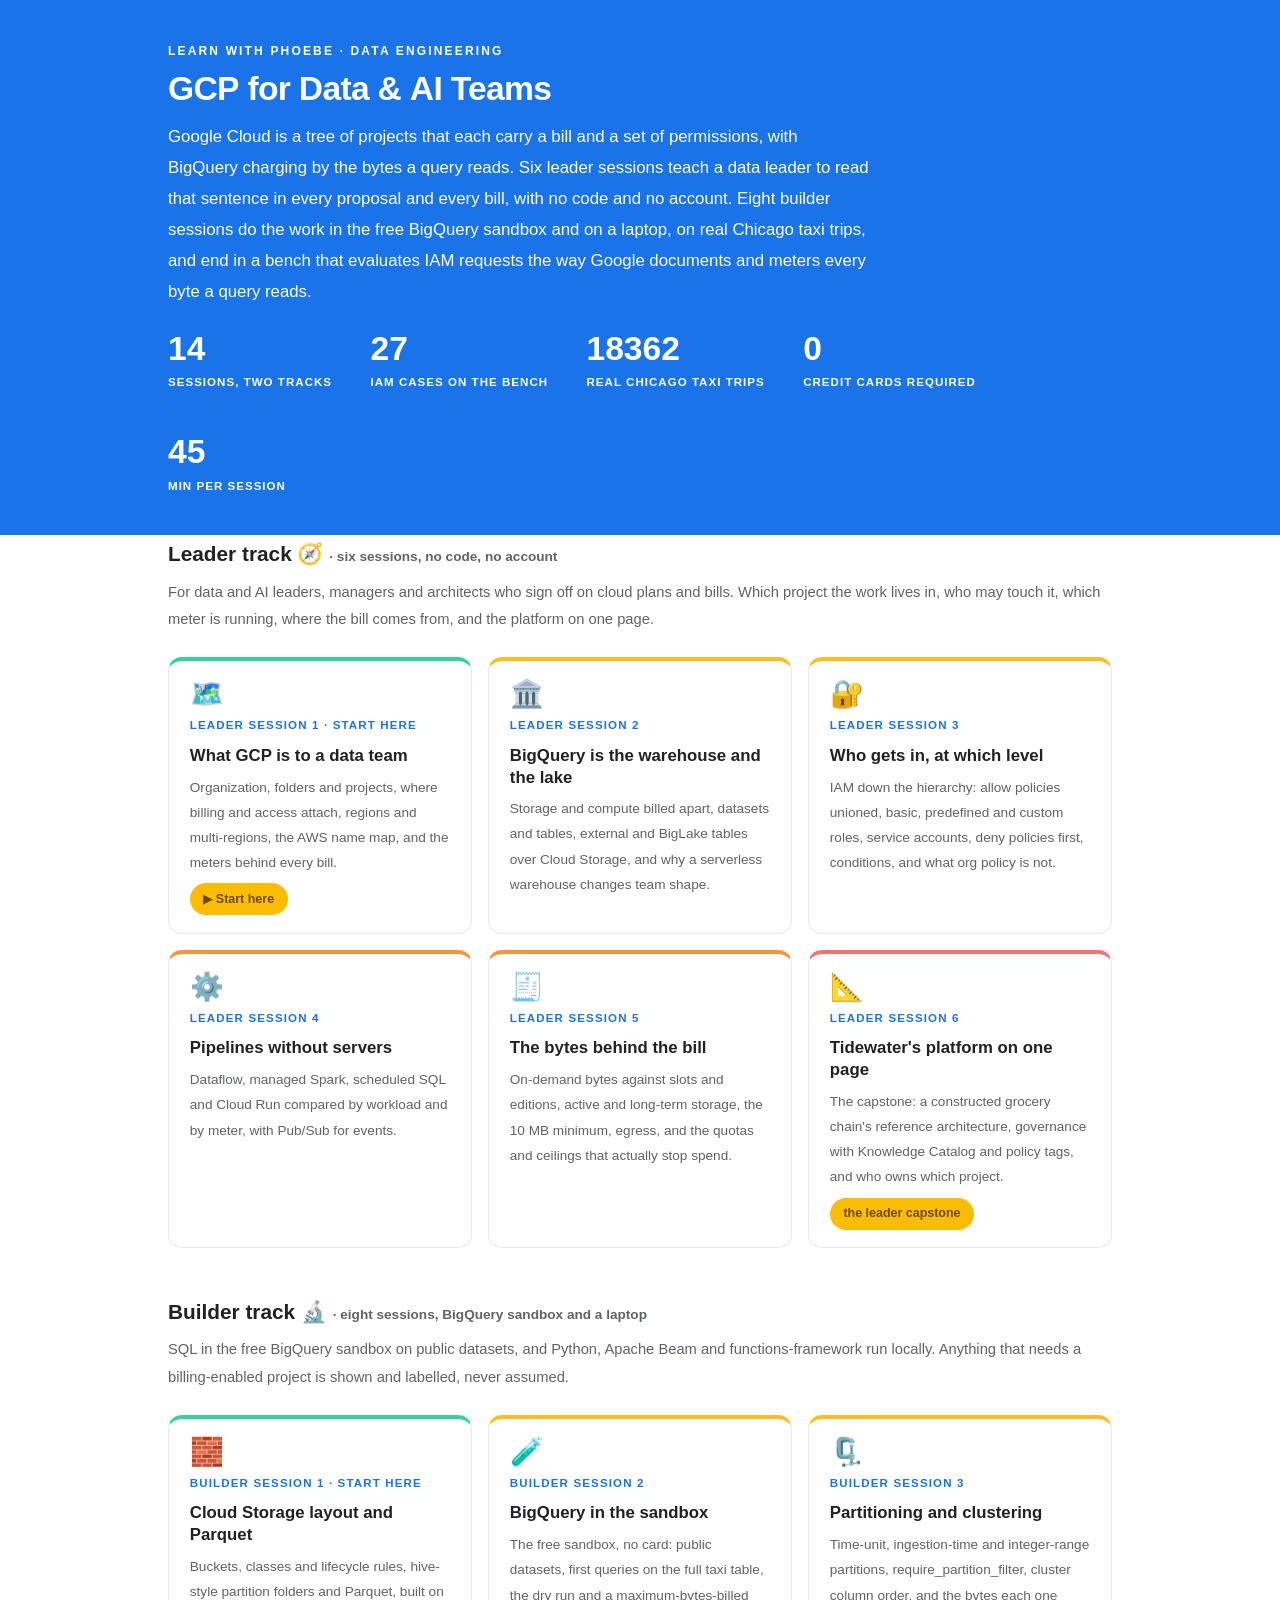
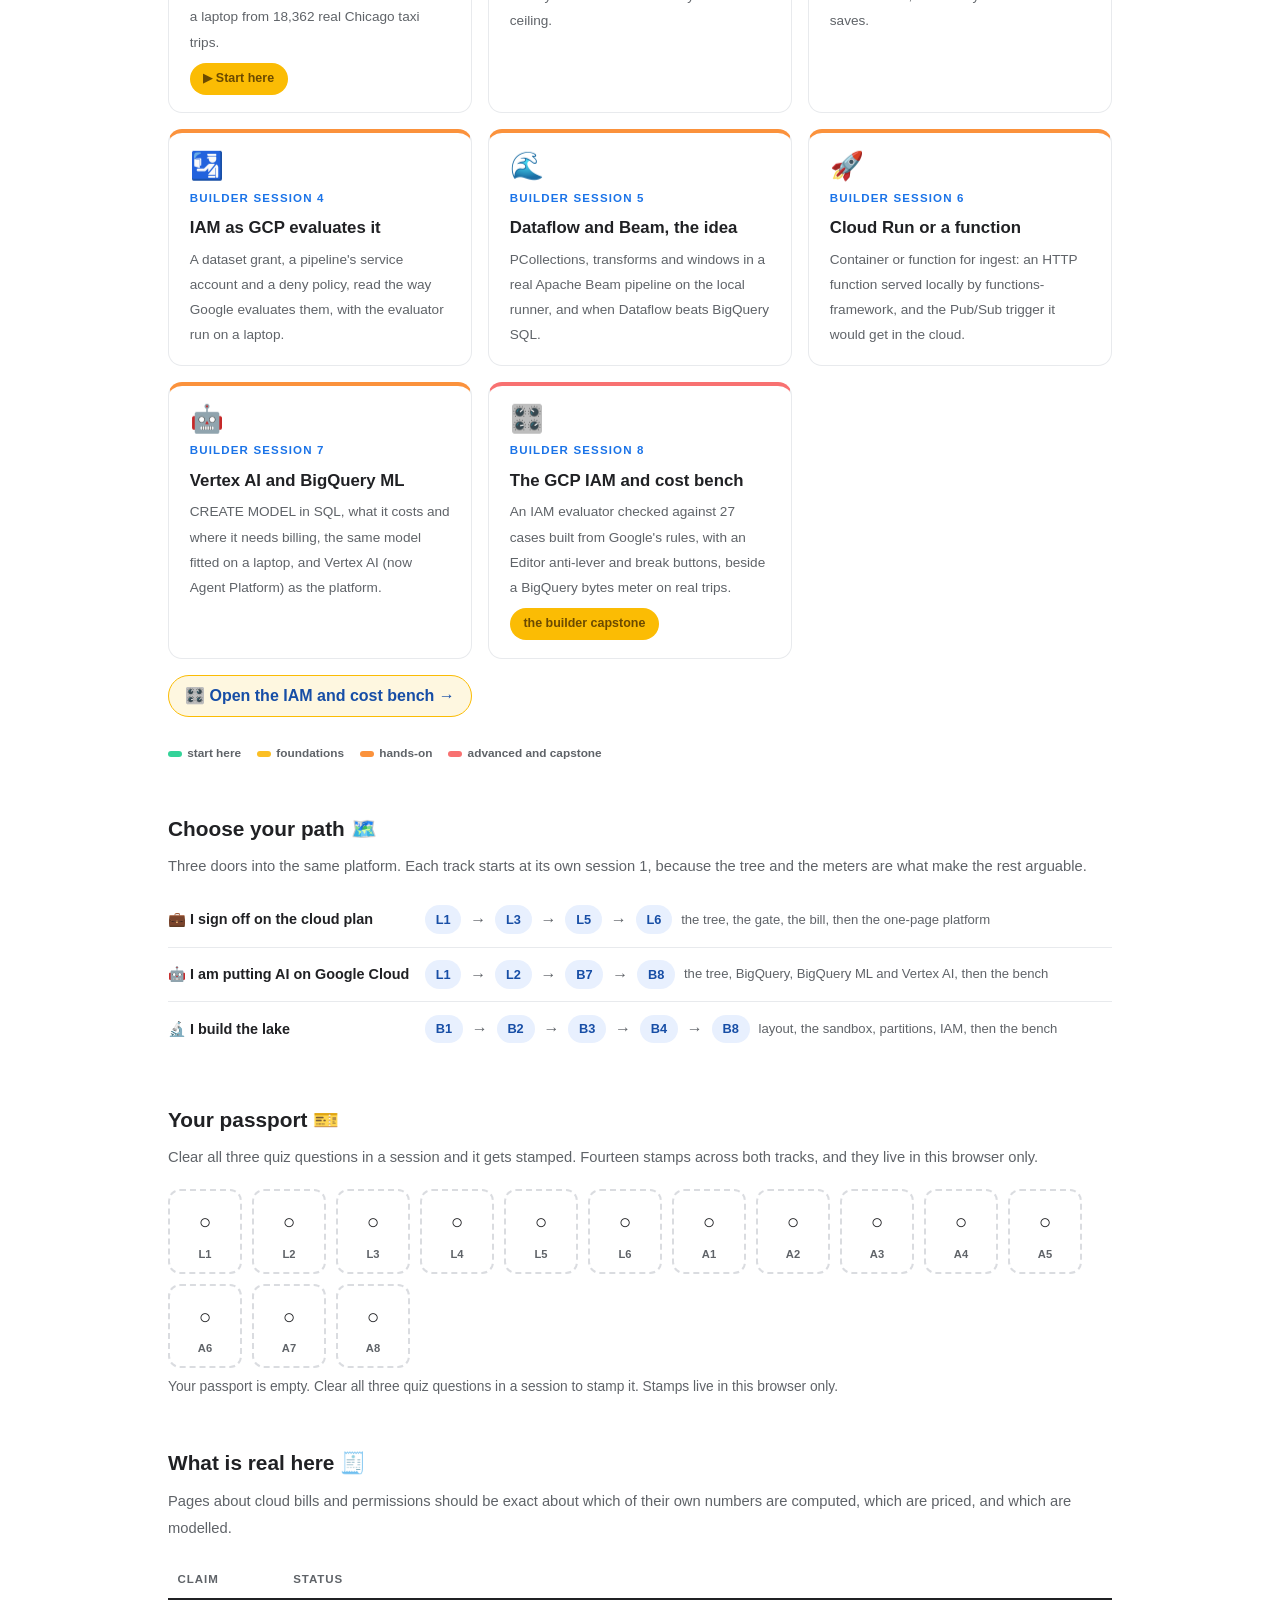
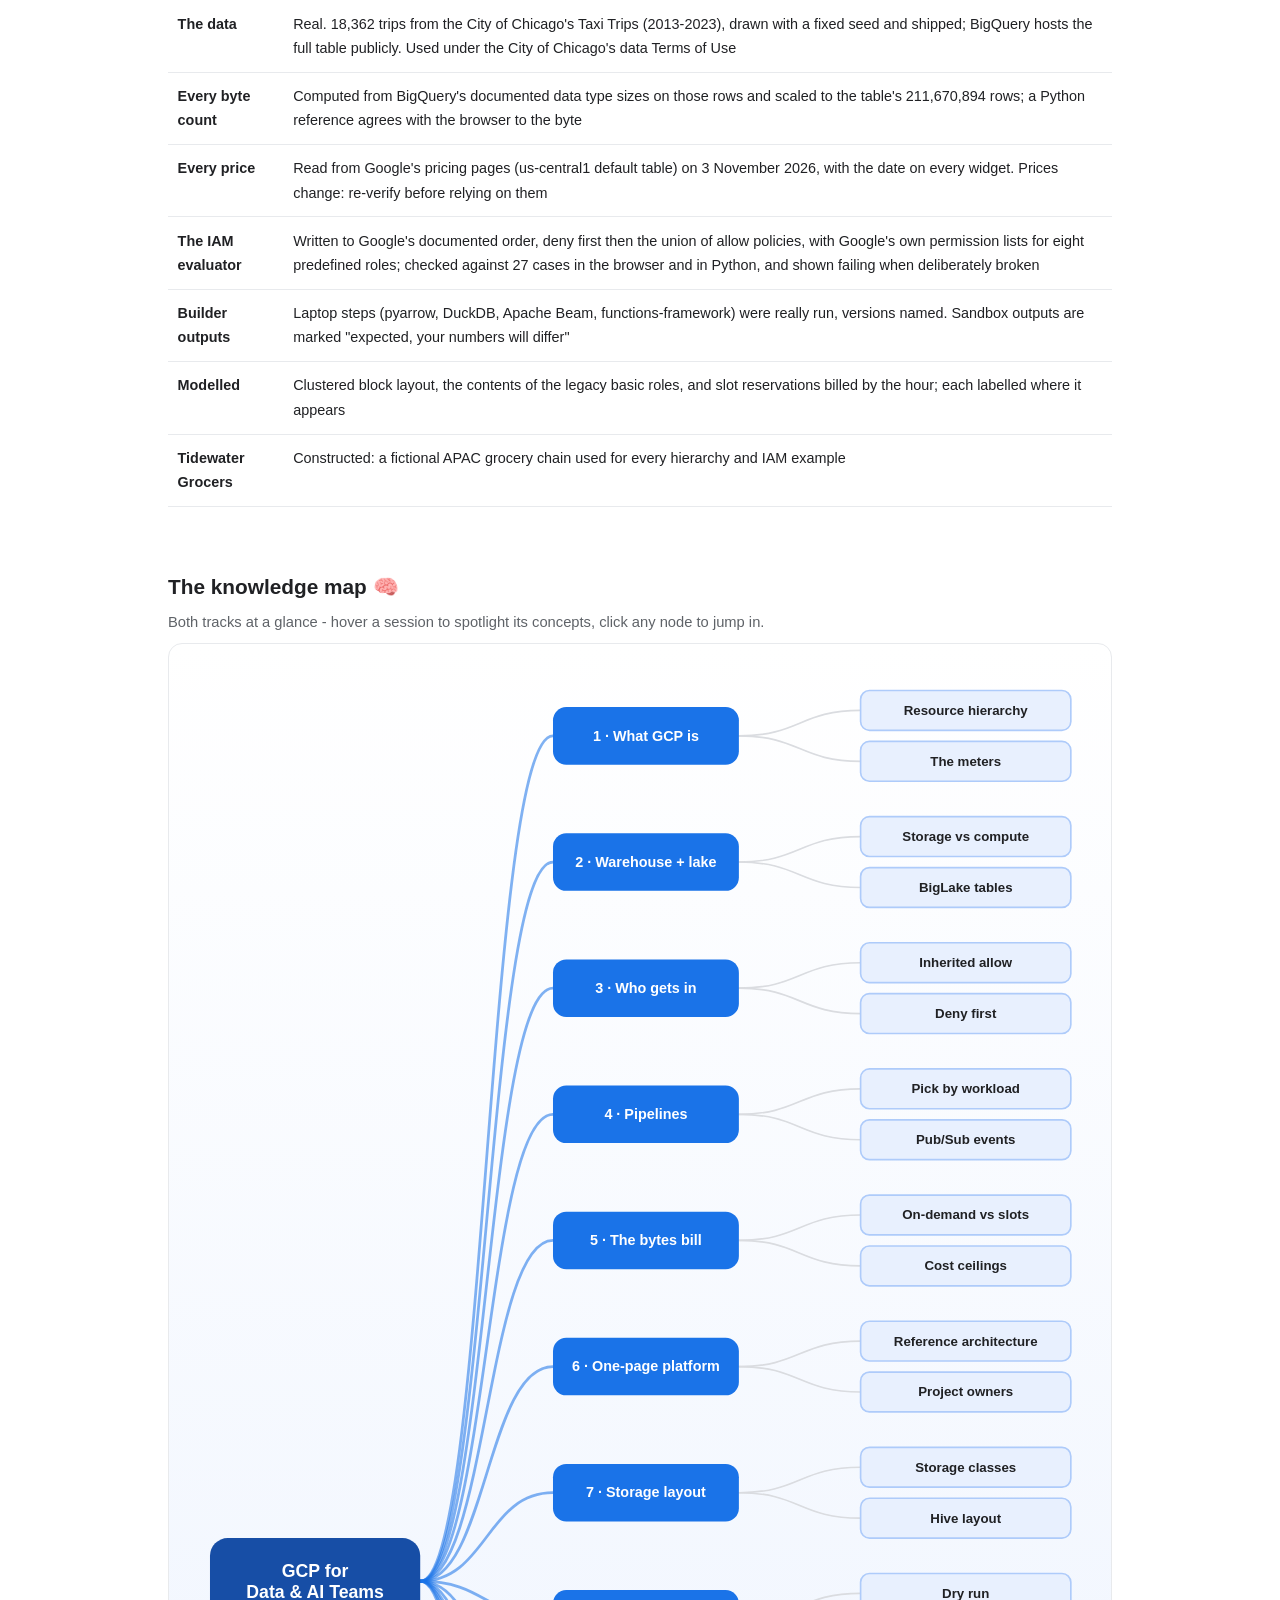
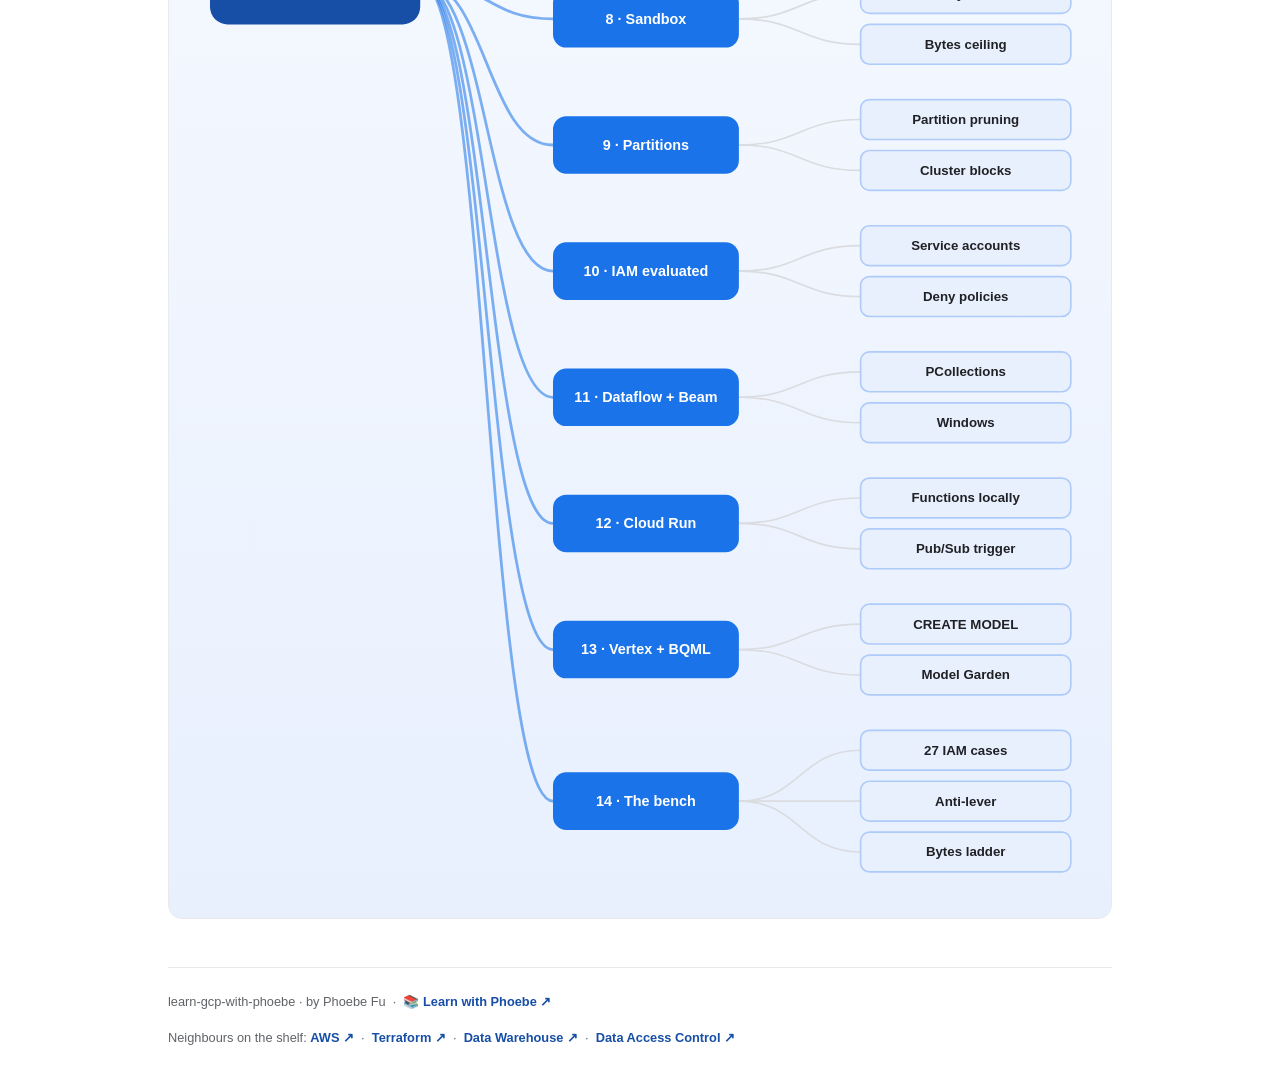
<file: index.html>
<!DOCTYPE html>
<html lang="en">
<head>
<meta charset="UTF-8">
<meta name="viewport" content="width=device-width, initial-scale=1.0">
<!-- social:start -->
<meta name="description" content="Fourteen sessions on Google Cloud for data and AI teams: the resource hierarchy, BigQuery as warehouse and lake, IAM as Google evaluates it, pipelines without servers, the bytes behind the bill, Dataflow, Cloud Run and Vertex AI, ending in a bench that evaluates IAM requests and meters BigQuery bytes on real taxi trips.">
<meta property="og:type" content="website">
<meta property="og:site_name" content="Learn with Phoebe">
<meta property="og:title" content="GCP for Data &amp; AI Teams - Learn with Phoebe">
<meta property="og:description" content="SELECT * on a 77 GiB public table costs $0.47 a run; three columns cost $0.03. One Editor grant takes an analyst from 27 to 320 permissions on a table.">
<meta property="og:url" content="https://phoebefu6.github.io/learn-gcp-with-phoebe/">
<meta property="og:image" content="https://phoebefu6.github.io/learn-gcp-with-phoebe/assets/og-cover.png">
<meta name="twitter:card" content="summary_large_image">
<meta name="twitter:title" content="GCP for Data &amp; AI Teams - Learn with Phoebe">
<meta name="twitter:description" content="BigQuery, IAM, Cloud Storage, Dataflow, Cloud Run and Vertex AI for data teams, with a bench on real bytes.">
<meta name="twitter:image" content="https://phoebefu6.github.io/learn-gcp-with-phoebe/assets/og-cover.png">
<!-- social:end -->
<title>Learn GCP with Phoebe</title>
<link rel="stylesheet" href="assets/style.css?v=2">
<style>

  .stats-row { display: flex; gap: 2.4rem; margin-top: 1.5rem; flex-wrap: wrap; }
  .stat b { display: block; font-size: 2.1rem; font-weight: 800; line-height: 1.05; font-variant-numeric: tabular-nums; }
  .stat span { font-size: .72rem; opacity: 1; text-transform: uppercase; letter-spacing: .09em; font-weight: 600; }

  .course-grid { display: grid; grid-template-columns: repeat(auto-fit, minmax(17rem, 1fr)); gap: 1rem; margin-top: 1.5rem; }
  .course-card {
    border: 1px solid var(--hairline);
    border-top: 4px solid var(--diff, var(--indigo));
    border-radius: var(--radius);
    padding: 1.2rem 1.3rem 1.1rem;
    display: flex;
    flex-direction: column;
    gap: .5rem;
    text-decoration: none;
    color: var(--ink);
    background: #fff;
    transition: box-shadow .15s ease, border-color .15s ease, transform .15s ease;
    position: relative;
  }
  .course-card:hover { border-color: var(--indigo-soft); border-top-color: var(--diff, var(--indigo)); box-shadow: 0 8px 28px rgba(var(--shadow-rgb),.16); transform: translateY(-3px); }
  .course-card .cicon { font-size: 1.7rem; line-height: 1; }
  .course-card .cnum { font-size: .72rem; font-weight: 700; color: var(--indigo); text-transform: uppercase; letter-spacing: .1em; }
  .course-card h3 { font-size: 1.05rem; font-weight: 800; line-height: 1.3; }
  .course-card p { font-size: .85rem; color: var(--muted); flex: 1; }
  .course-card .meta { display: flex; gap: .4rem; flex-wrap: wrap; }

  .diff-legend { display: flex; gap: 1rem; margin-top: 1.6rem; font-size: .74rem; color: var(--muted); font-weight: 600; flex-wrap: wrap; }
  .diff-legend i { display: inline-block; width: .85rem; height: .35rem; border-radius: 999px; margin-right: .35rem; vertical-align: middle; }

  .paths { margin-top: 2.6rem; }
  .paths h2 { font-size: 1.3rem; font-weight: 800; margin-bottom: .3rem; }
  .paths .plede { color: var(--muted); font-size: .92rem; margin-bottom: .8rem; }
  .path { display: flex; gap: .55rem; align-items: center; padding: .75rem 0; border-bottom: .5px solid var(--hairline); flex-wrap: wrap; }
  .path:last-child { border-bottom: none; }
  .path b { min-width: 15.5rem; font-size: .9rem; }
  .path .pstep { background: var(--indigo-50); color: var(--indigo-deep); border-radius: 999px; padding: .16rem .68rem; font-weight: 700; font-size: .8rem; text-decoration: none; transition: all .12s ease; }
  .path .pstep:hover { background: var(--indigo); color: #fff; }
  .path .parr { color: var(--muted); font-weight: 700; }

  .mm-section { margin-top: 1.6rem; }
  .mm-section h2 { font-size: 1.3rem; font-weight: 800; margin-bottom: .2rem; }
  .mm-section .mm-lede { color: var(--muted); font-size: .92rem; margin-bottom: .4rem; }
  .mm-wrap { border: 1px solid var(--hairline); border-radius: var(--radius); background: linear-gradient(180deg, #fff, var(--indigo-50)); padding: .6rem; overflow-x: auto; }
  .mm-svg { width: 100%; height: auto; display: block; max-width: 60rem; margin: 0 auto; min-width: 34rem; }
  .mm-link { cursor: pointer; text-decoration: none; }
  .mm-node rect { transition: opacity .15s ease, filter .15s ease; }
  .mm-node text { pointer-events: none; }
  .mm-link:hover .mm-node rect { filter: brightness(1.06); }
  .mm-edge { transition: opacity .15s ease; }
  .bench-link { margin-top: 1rem; }
  .bench-link a { display: inline-block; font-weight: 800; color: var(--indigo-deep); background: var(--amber-50); border: 1.5px solid var(--amber); border-radius: 999px; padding: .35rem 1rem; text-decoration: none; }
  .bench-link a:hover { background: var(--amber); color: var(--ink); }
</style>
</head>
<body>

<header class="masthead">
  <div class="wrap">
    <div class="eyebrow">Learn with Phoebe · Data Engineering</div>
    <h1>GCP for <span class="accent">Data &amp; AI Teams</span></h1>
    <p class="sub">Google Cloud is a tree of projects that each carry a bill and a set of permissions, with BigQuery charging by the bytes a query reads. Six leader sessions teach a data leader to read that sentence in every proposal and every bill, with no code and no account. Eight builder sessions do the work in the free BigQuery sandbox and on a laptop, on real Chicago taxi trips, and end in a bench that evaluates IAM requests the way Google documents and meters every byte a query reads.</p>
    <div class="stats-row">
      <div class="stat"><b data-count="14">14</b><span>sessions, two tracks</span></div>
      <div class="stat"><b data-count="27">27</b><span>IAM cases on the bench</span></div>
      <div class="stat"><b data-count="18362">18362</b><span>real Chicago taxi trips</span></div>
      <div class="stat"><b data-count="0">0</b><span>credit cards required</span></div>
      <div class="stat"><b data-count="45">45</b><span>min per session</span></div>
    </div>
  </div>
</header>

<main class="wrap">

  <section class="section">
    <div class="paths" style="margin-top:0">
      <h2>Leader track 🧭 <span style="font-size:.85rem;font-weight:600;color:var(--muted)">· six sessions, no code, no account</span></h2>
      <p class="plede">For data and AI leaders, managers and architects who sign off on cloud plans and bills. Which project the work lives in, who may touch it, which meter is running, where the bill comes from, and the platform on one page.</p>
    </div>

    <div class="course-grid">
      <a class="course-card" href="courses/a1-what-gcp-is-to-a-data-team.html" style="--diff:#34D399">
        <span class="cicon">🗺️</span>
        <span class="cnum">Leader session 1 · start here</span>
        <h3>What GCP is to a data team</h3>
        <p>Organization, folders and projects, where billing and access attach, regions and multi-regions, the AWS name map, and the meters behind every bill.</p>
        <span class="meta"><span class="pill amber">▶ Start here</span></span>
      </a>
      <a class="course-card" href="courses/a2-bigquery-is-the-warehouse-and-the-lake.html" style="--diff:#FBBF24">
        <span class="cicon">🏛️</span>
        <span class="cnum">Leader session 2</span>
        <h3>BigQuery is the warehouse and the lake</h3>
        <p>Storage and compute billed apart, datasets and tables, external and BigLake tables over Cloud Storage, and why a serverless warehouse changes team shape.</p>
      </a>
      <a class="course-card" href="courses/a3-who-gets-in-at-which-level.html" style="--diff:#FBBF24">
        <span class="cicon">🔐</span>
        <span class="cnum">Leader session 3</span>
        <h3>Who gets in, at which level</h3>
        <p>IAM down the hierarchy: allow policies unioned, basic, predefined and custom roles, service accounts, deny policies first, conditions, and what org policy is not.</p>
      </a>
      <a class="course-card" href="courses/a4-pipelines-without-servers.html" style="--diff:#FB923C">
        <span class="cicon">⚙️</span>
        <span class="cnum">Leader session 4</span>
        <h3>Pipelines without servers</h3>
        <p>Dataflow, managed Spark, scheduled SQL and Cloud Run compared by workload and by meter, with Pub/Sub for events.</p>
      </a>
      <a class="course-card" href="courses/a5-the-bytes-behind-the-bill.html" style="--diff:#FB923C">
        <span class="cicon">🧾</span>
        <span class="cnum">Leader session 5</span>
        <h3>The bytes behind the bill</h3>
        <p>On-demand bytes against slots and editions, active and long-term storage, the 10 MB minimum, egress, and the quotas and ceilings that actually stop spend.</p>
      </a>
      <a class="course-card" href="courses/a6-tidewaters-platform-on-one-page.html" style="--diff:#F87171">
        <span class="cicon">📐</span>
        <span class="cnum">Leader session 6</span>
        <h3>Tidewater&#x27;s platform on one page</h3>
        <p>The capstone: a constructed grocery chain&#x27;s reference architecture, governance with Knowledge Catalog and policy tags, and who owns which project.</p>
        <span class="meta"><span class="pill amber">the leader capstone</span></span>
      </a>
    </div>
  </section>

  <section class="section">
    <div class="paths" style="margin-top:0">
      <h2>Builder track 🔬 <span style="font-size:.85rem;font-weight:600;color:var(--muted)">· eight sessions, BigQuery sandbox and a laptop</span></h2>
      <p class="plede">SQL in the free BigQuery sandbox on public datasets, and Python, Apache Beam and functions-framework run locally. Anything that needs a billing-enabled project is shown and labelled, never assumed.</p>
    </div>

    <div class="course-grid">
      <a class="course-card" href="courses/b1-cloud-storage-layout-and-parquet.html" style="--diff:#34D399">
        <span class="cicon">🧱</span>
        <span class="cnum">Builder session 1 · start here</span>
        <h3>Cloud Storage layout and Parquet</h3>
        <p>Buckets, classes and lifecycle rules, hive-style partition folders and Parquet, built on a laptop from 18,362 real Chicago taxi trips.</p>
        <span class="meta"><span class="pill amber">▶ Start here</span></span>
      </a>
      <a class="course-card" href="courses/b2-bigquery-in-the-sandbox.html" style="--diff:#FBBF24">
        <span class="cicon">🧪</span>
        <span class="cnum">Builder session 2</span>
        <h3>BigQuery in the sandbox</h3>
        <p>The free sandbox, no card: public datasets, first queries on the full taxi table, the dry run and a maximum-bytes-billed ceiling.</p>
      </a>
      <a class="course-card" href="courses/b3-partitioning-and-clustering.html" style="--diff:#FBBF24">
        <span class="cicon">🗜️</span>
        <span class="cnum">Builder session 3</span>
        <h3>Partitioning and clustering</h3>
        <p>Time-unit, ingestion-time and integer-range partitions, require_partition_filter, cluster column order, and the bytes each one saves.</p>
      </a>
      <a class="course-card" href="courses/b4-iam-as-gcp-evaluates-it.html" style="--diff:#FB923C">
        <span class="cicon">🛂</span>
        <span class="cnum">Builder session 4</span>
        <h3>IAM as GCP evaluates it</h3>
        <p>A dataset grant, a pipeline&#x27;s service account and a deny policy, read the way Google evaluates them, with the evaluator run on a laptop.</p>
      </a>
      <a class="course-card" href="courses/b5-dataflow-and-beam-the-idea.html" style="--diff:#FB923C">
        <span class="cicon">🌊</span>
        <span class="cnum">Builder session 5</span>
        <h3>Dataflow and Beam, the idea</h3>
        <p>PCollections, transforms and windows in a real Apache Beam pipeline on the local runner, and when Dataflow beats BigQuery SQL.</p>
      </a>
      <a class="course-card" href="courses/b6-cloud-run-or-a-function.html" style="--diff:#FB923C">
        <span class="cicon">🚀</span>
        <span class="cnum">Builder session 6</span>
        <h3>Cloud Run or a function</h3>
        <p>Container or function for ingest: an HTTP function served locally by functions-framework, and the Pub/Sub trigger it would get in the cloud.</p>
      </a>
      <a class="course-card" href="courses/b7-vertex-ai-and-bigquery-ml.html" style="--diff:#FB923C">
        <span class="cicon">🤖</span>
        <span class="cnum">Builder session 7</span>
        <h3>Vertex AI and BigQuery ML</h3>
        <p>CREATE MODEL in SQL, what it costs and where it needs billing, the same model fitted on a laptop, and Vertex AI (now Agent Platform) as the platform.</p>
      </a>
      <a class="course-card" href="courses/b8-the-gcp-iam-and-cost-bench.html" style="--diff:#F87171">
        <span class="cicon">🎛️</span>
        <span class="cnum">Builder session 8</span>
        <h3>The GCP IAM and cost bench</h3>
        <p>An IAM evaluator checked against 27 cases built from Google&#x27;s rules, with an Editor anti-lever and break buttons, beside a BigQuery bytes meter on real trips.</p>
        <span class="meta"><span class="pill amber">the builder capstone</span></span>
      </a>
    </div>
    <p class="bench-link"><a href="courses/b8-the-gcp-iam-and-cost-bench.html#bench">🎛️ Open the IAM and cost bench →</a></p>

    <div class="diff-legend">
      <span><i style="background:#34D399"></i>start here</span>
      <span><i style="background:#FBBF24"></i>foundations</span>
      <span><i style="background:#FB923C"></i>hands-on</span>
      <span><i style="background:#F87171"></i>advanced and capstone</span>
    </div>
  </section>

  <section class="section">
    <div class="paths">
      <h2>Choose your path 🗺️</h2>
      <p class="plede">Three doors into the same platform. Each track starts at its own session 1, because the tree and the meters are what make the rest arguable.</p>
      <div class="path"><b>💼 I sign off on the cloud plan</b>
        <a class="pstep" href="courses/a1-what-gcp-is-to-a-data-team.html">L1</a>
        <span class="parr">→</span>
        <a class="pstep" href="courses/a3-who-gets-in-at-which-level.html">L3</a>
        <span class="parr">→</span>
        <a class="pstep" href="courses/a5-the-bytes-behind-the-bill.html">L5</a>
        <span class="parr">→</span>
        <a class="pstep" href="courses/a6-tidewaters-platform-on-one-page.html">L6</a>
        <span style="font-size:.82rem;color:var(--muted)">the tree, the gate, the bill, then the one-page platform</span>
      </div>
      <div class="path"><b>🤖 I am putting AI on Google Cloud</b>
        <a class="pstep" href="courses/a1-what-gcp-is-to-a-data-team.html">L1</a>
        <span class="parr">→</span>
        <a class="pstep" href="courses/a2-bigquery-is-the-warehouse-and-the-lake.html">L2</a>
        <span class="parr">→</span>
        <a class="pstep" href="courses/b7-vertex-ai-and-bigquery-ml.html">B7</a>
        <span class="parr">→</span>
        <a class="pstep" href="courses/b8-the-gcp-iam-and-cost-bench.html">B8</a>
        <span style="font-size:.82rem;color:var(--muted)">the tree, BigQuery, BigQuery ML and Vertex AI, then the bench</span>
      </div>
      <div class="path"><b>🔬 I build the lake</b>
        <a class="pstep" href="courses/b1-cloud-storage-layout-and-parquet.html">B1</a>
        <span class="parr">→</span>
        <a class="pstep" href="courses/b2-bigquery-in-the-sandbox.html">B2</a>
        <span class="parr">→</span>
        <a class="pstep" href="courses/b3-partitioning-and-clustering.html">B3</a>
        <span class="parr">→</span>
        <a class="pstep" href="courses/b4-iam-as-gcp-evaluates-it.html">B4</a>
        <span class="parr">→</span>
        <a class="pstep" href="courses/b8-the-gcp-iam-and-cost-bench.html">B8</a>
        <span style="font-size:.82rem;color:var(--muted)">layout, the sandbox, partitions, IAM, then the bench</span>
      </div>
    </div>
  </section>

  <section class="section">
    <div class="paths" style="margin-top:0">
      <h2>Your passport 🎫</h2>
      <p class="plede">Clear all three quiz questions in a session and it gets stamped. Fourteen stamps across both tracks, and they live in this browser only.</p>
    </div>
    <div class="pp-strip"></div>
  </section>

  <section class="section">
    <div class="paths" style="margin-top:0">
      <h2>What is real here 🧾</h2>
      <p class="plede">Pages about cloud bills and permissions should be exact about which of their own numbers are computed, which are priced, and which are modelled.</p>
    </div>
    <table class="clean">
      <tr><th>Claim</th><th>Status</th></tr>
      <tr><td>The data</td><td>Real. 18,362 trips from the City of Chicago's Taxi Trips (2013-2023), drawn with a fixed seed and shipped; BigQuery hosts the full table publicly. Used under the City of Chicago's data Terms of Use</td></tr>
      <tr><td>Every byte count</td><td>Computed from BigQuery's documented data type sizes on those rows and scaled to the table's 211,670,894 rows; a Python reference agrees with the browser to the byte</td></tr>
      <tr><td>Every price</td><td>Read from Google's pricing pages (us-central1 default table) on 3 November 2026, with the date on every widget. Prices change: re-verify before relying on them</td></tr>
      <tr><td>The IAM evaluator</td><td>Written to Google's documented order, deny first then the union of allow policies, with Google's own permission lists for eight predefined roles; checked against 27 cases in the browser and in Python, and shown failing when deliberately broken</td></tr>
      <tr><td>Builder outputs</td><td>Laptop steps (pyarrow, DuckDB, Apache Beam, functions-framework) were really run, versions named. Sandbox outputs are marked "expected, your numbers will differ"</td></tr>
      <tr><td>Modelled</td><td>Clustered block layout, the contents of the legacy basic roles, and slot reservations billed by the hour; each labelled where it appears</td></tr>
      <tr><td>Tidewater Grocers</td><td>Constructed: a fictional APAC grocery chain used for every hierarchy and IAM example</td></tr>
    </table>
  </section>

  <section class="section mm-section">
    <h2>The knowledge map 🧠</h2>
    <p class="mm-lede">Both tracks at a glance - hover a session to spotlight its concepts, click any node to jump in.</p>
    <div class="mm-wrap"><div id="mindmap"></div></div>
  </section>

  <footer class="pagefoot">
    <span>learn-gcp-with-phoebe · by Phoebe Fu &nbsp;·&nbsp; 📚 <a href="https://phoebefu6.github.io/learn-with-phoebe/">Learn with Phoebe ↗</a></span>
    <span>Neighbours on the shelf: <a href="https://phoebefu6.github.io/learn-aws-with-phoebe/">AWS ↗</a> &nbsp;·&nbsp; <a href="https://phoebefu6.github.io/learn-terraform-with-phoebe/">Terraform ↗</a> &nbsp;·&nbsp; <a href="https://phoebefu6.github.io/learn-data-warehouse-with-phoebe/">Data Warehouse ↗</a> &nbsp;·&nbsp; <a href="https://phoebefu6.github.io/learn-data-access-control-with-phoebe/">Data Access Control ↗</a></span>
  </footer>

</main>

<script>
window.MINDMAP_DATA = {
  "title": "GCP for\nData & AI Teams",
  "centerColor": "#174EA6",
  "sessions": [
    {
      "label": "What GCP is",
      "href": "courses/a1-what-gcp-is-to-a-data-team.html",
      "color": "#34D399",
      "concepts": [
        {
          "label": "Resource hierarchy",
          "href": "courses/a1-what-gcp-is-to-a-data-team.html"
        },
        {
          "label": "The meters",
          "href": "courses/a1-what-gcp-is-to-a-data-team.html"
        }
      ]
    },
    {
      "label": "Warehouse + lake",
      "href": "courses/a2-bigquery-is-the-warehouse-and-the-lake.html",
      "color": "#FBBF24",
      "concepts": [
        {
          "label": "Storage vs compute",
          "href": "courses/a2-bigquery-is-the-warehouse-and-the-lake.html"
        },
        {
          "label": "BigLake tables",
          "href": "courses/a2-bigquery-is-the-warehouse-and-the-lake.html"
        }
      ]
    },
    {
      "label": "Who gets in",
      "href": "courses/a3-who-gets-in-at-which-level.html",
      "color": "#FBBF24",
      "concepts": [
        {
          "label": "Inherited allow",
          "href": "courses/a3-who-gets-in-at-which-level.html"
        },
        {
          "label": "Deny first",
          "href": "courses/a3-who-gets-in-at-which-level.html"
        }
      ]
    },
    {
      "label": "Pipelines",
      "href": "courses/a4-pipelines-without-servers.html",
      "color": "#FB923C",
      "concepts": [
        {
          "label": "Pick by workload",
          "href": "courses/a4-pipelines-without-servers.html"
        },
        {
          "label": "Pub/Sub events",
          "href": "courses/a4-pipelines-without-servers.html"
        }
      ]
    },
    {
      "label": "The bytes bill",
      "href": "courses/a5-the-bytes-behind-the-bill.html",
      "color": "#FB923C",
      "concepts": [
        {
          "label": "On-demand vs slots",
          "href": "courses/a5-the-bytes-behind-the-bill.html"
        },
        {
          "label": "Cost ceilings",
          "href": "courses/a5-the-bytes-behind-the-bill.html"
        }
      ]
    },
    {
      "label": "One-page platform",
      "href": "courses/a6-tidewaters-platform-on-one-page.html",
      "color": "#F87171",
      "concepts": [
        {
          "label": "Reference architecture",
          "href": "courses/a6-tidewaters-platform-on-one-page.html"
        },
        {
          "label": "Project owners",
          "href": "courses/a6-tidewaters-platform-on-one-page.html"
        }
      ]
    },
    {
      "label": "Storage layout",
      "href": "courses/b1-cloud-storage-layout-and-parquet.html",
      "color": "#34D399",
      "concepts": [
        {
          "label": "Storage classes",
          "href": "courses/b1-cloud-storage-layout-and-parquet.html"
        },
        {
          "label": "Hive layout",
          "href": "courses/b1-cloud-storage-layout-and-parquet.html"
        }
      ]
    },
    {
      "label": "Sandbox",
      "href": "courses/b2-bigquery-in-the-sandbox.html",
      "color": "#FBBF24",
      "concepts": [
        {
          "label": "Dry run",
          "href": "courses/b2-bigquery-in-the-sandbox.html"
        },
        {
          "label": "Bytes ceiling",
          "href": "courses/b2-bigquery-in-the-sandbox.html"
        }
      ]
    },
    {
      "label": "Partitions",
      "href": "courses/b3-partitioning-and-clustering.html",
      "color": "#FBBF24",
      "concepts": [
        {
          "label": "Partition pruning",
          "href": "courses/b3-partitioning-and-clustering.html"
        },
        {
          "label": "Cluster blocks",
          "href": "courses/b3-partitioning-and-clustering.html"
        }
      ]
    },
    {
      "label": "IAM evaluated",
      "href": "courses/b4-iam-as-gcp-evaluates-it.html",
      "color": "#FB923C",
      "concepts": [
        {
          "label": "Service accounts",
          "href": "courses/b4-iam-as-gcp-evaluates-it.html"
        },
        {
          "label": "Deny policies",
          "href": "courses/b4-iam-as-gcp-evaluates-it.html"
        }
      ]
    },
    {
      "label": "Dataflow + Beam",
      "href": "courses/b5-dataflow-and-beam-the-idea.html",
      "color": "#FB923C",
      "concepts": [
        {
          "label": "PCollections",
          "href": "courses/b5-dataflow-and-beam-the-idea.html"
        },
        {
          "label": "Windows",
          "href": "courses/b5-dataflow-and-beam-the-idea.html"
        }
      ]
    },
    {
      "label": "Cloud Run",
      "href": "courses/b6-cloud-run-or-a-function.html",
      "color": "#FB923C",
      "concepts": [
        {
          "label": "Functions locally",
          "href": "courses/b6-cloud-run-or-a-function.html"
        },
        {
          "label": "Pub/Sub trigger",
          "href": "courses/b6-cloud-run-or-a-function.html"
        }
      ]
    },
    {
      "label": "Vertex + BQML",
      "href": "courses/b7-vertex-ai-and-bigquery-ml.html",
      "color": "#FB923C",
      "concepts": [
        {
          "label": "CREATE MODEL",
          "href": "courses/b7-vertex-ai-and-bigquery-ml.html"
        },
        {
          "label": "Model Garden",
          "href": "courses/b7-vertex-ai-and-bigquery-ml.html"
        }
      ]
    },
    {
      "label": "The bench",
      "href": "courses/b8-the-gcp-iam-and-cost-bench.html",
      "color": "#F87171",
      "concepts": [
        {
          "label": "27 IAM cases",
          "href": "courses/b8-the-gcp-iam-and-cost-bench.html"
        },
        {
          "label": "Anti-lever",
          "href": "courses/b8-the-gcp-iam-and-cost-bench.html"
        },
        {
          "label": "Bytes ladder",
          "href": "courses/b8-the-gcp-iam-and-cost-bench.html"
        }
      ]
    }
  ]
};
</script>
<script src="assets/app.js?v=1"></script>
<script src="assets/mindmap.js?v=1"></script>
</body>
</html>
</file>
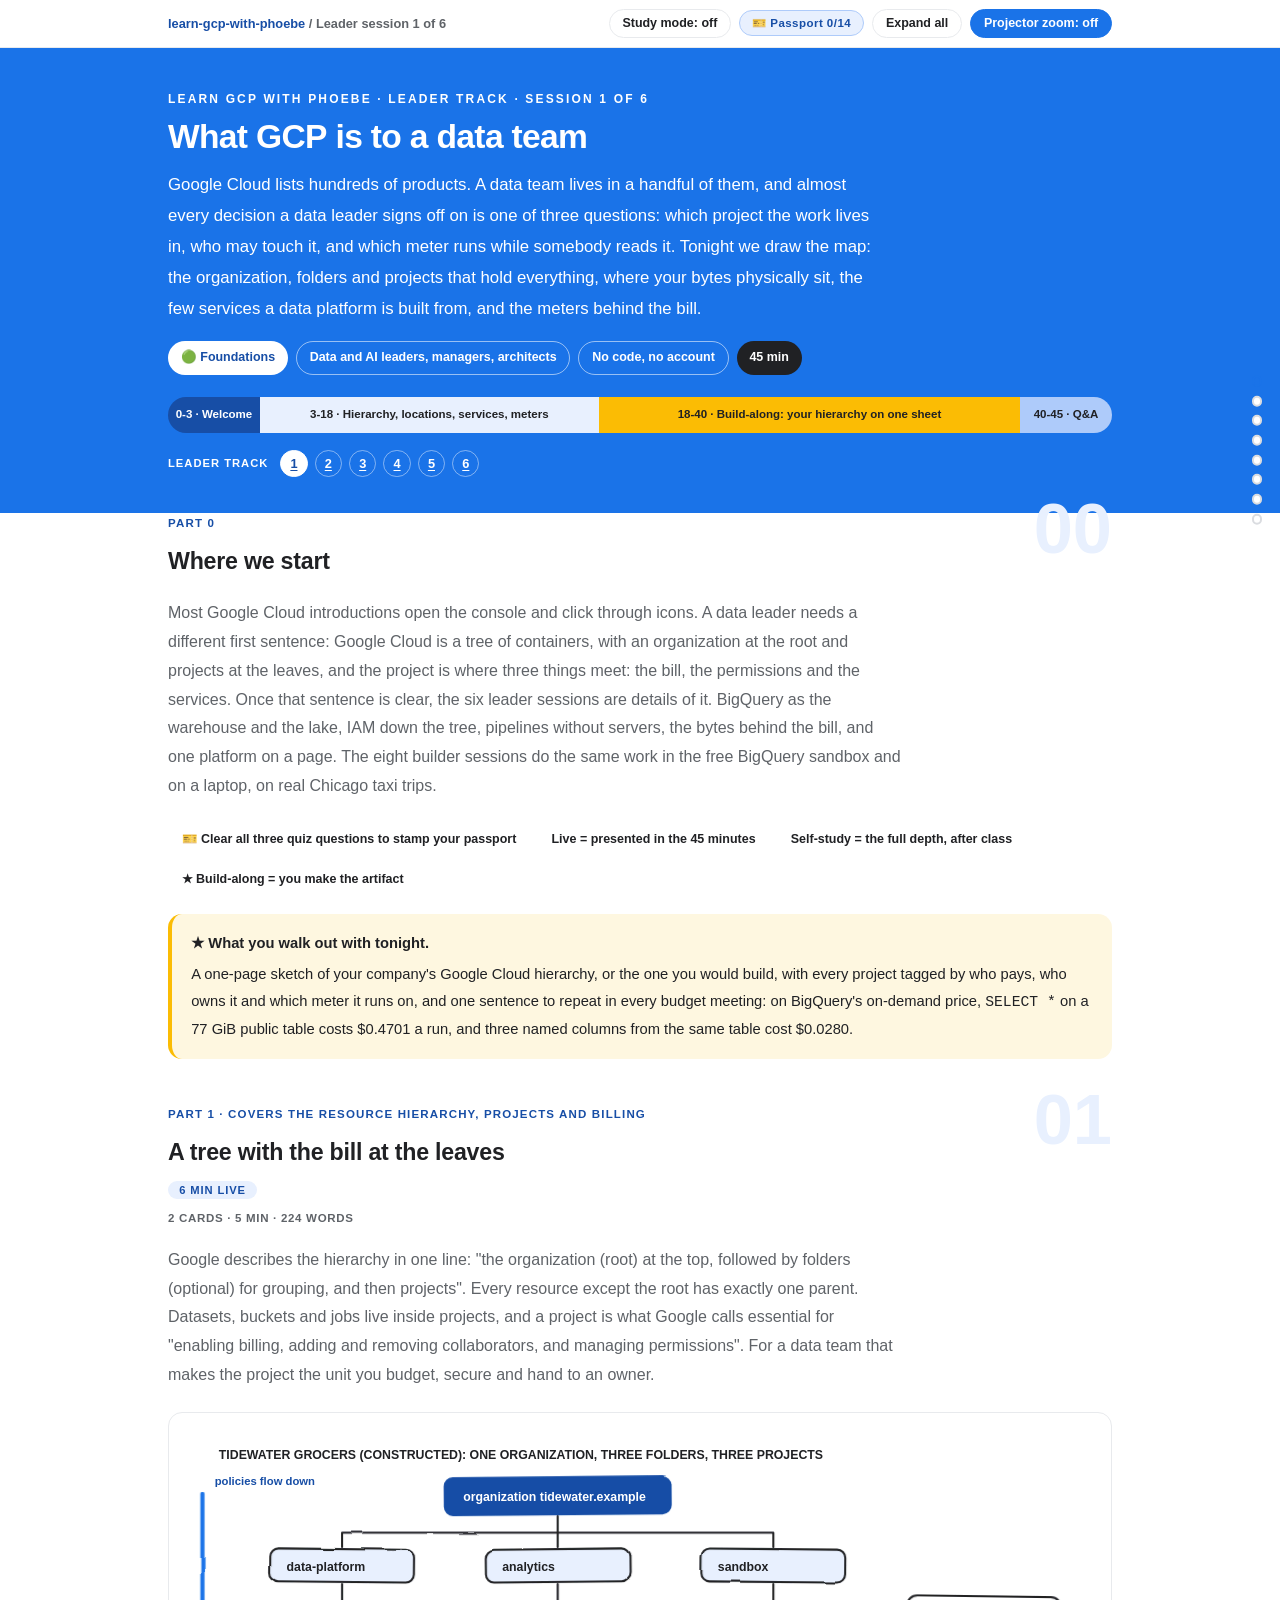
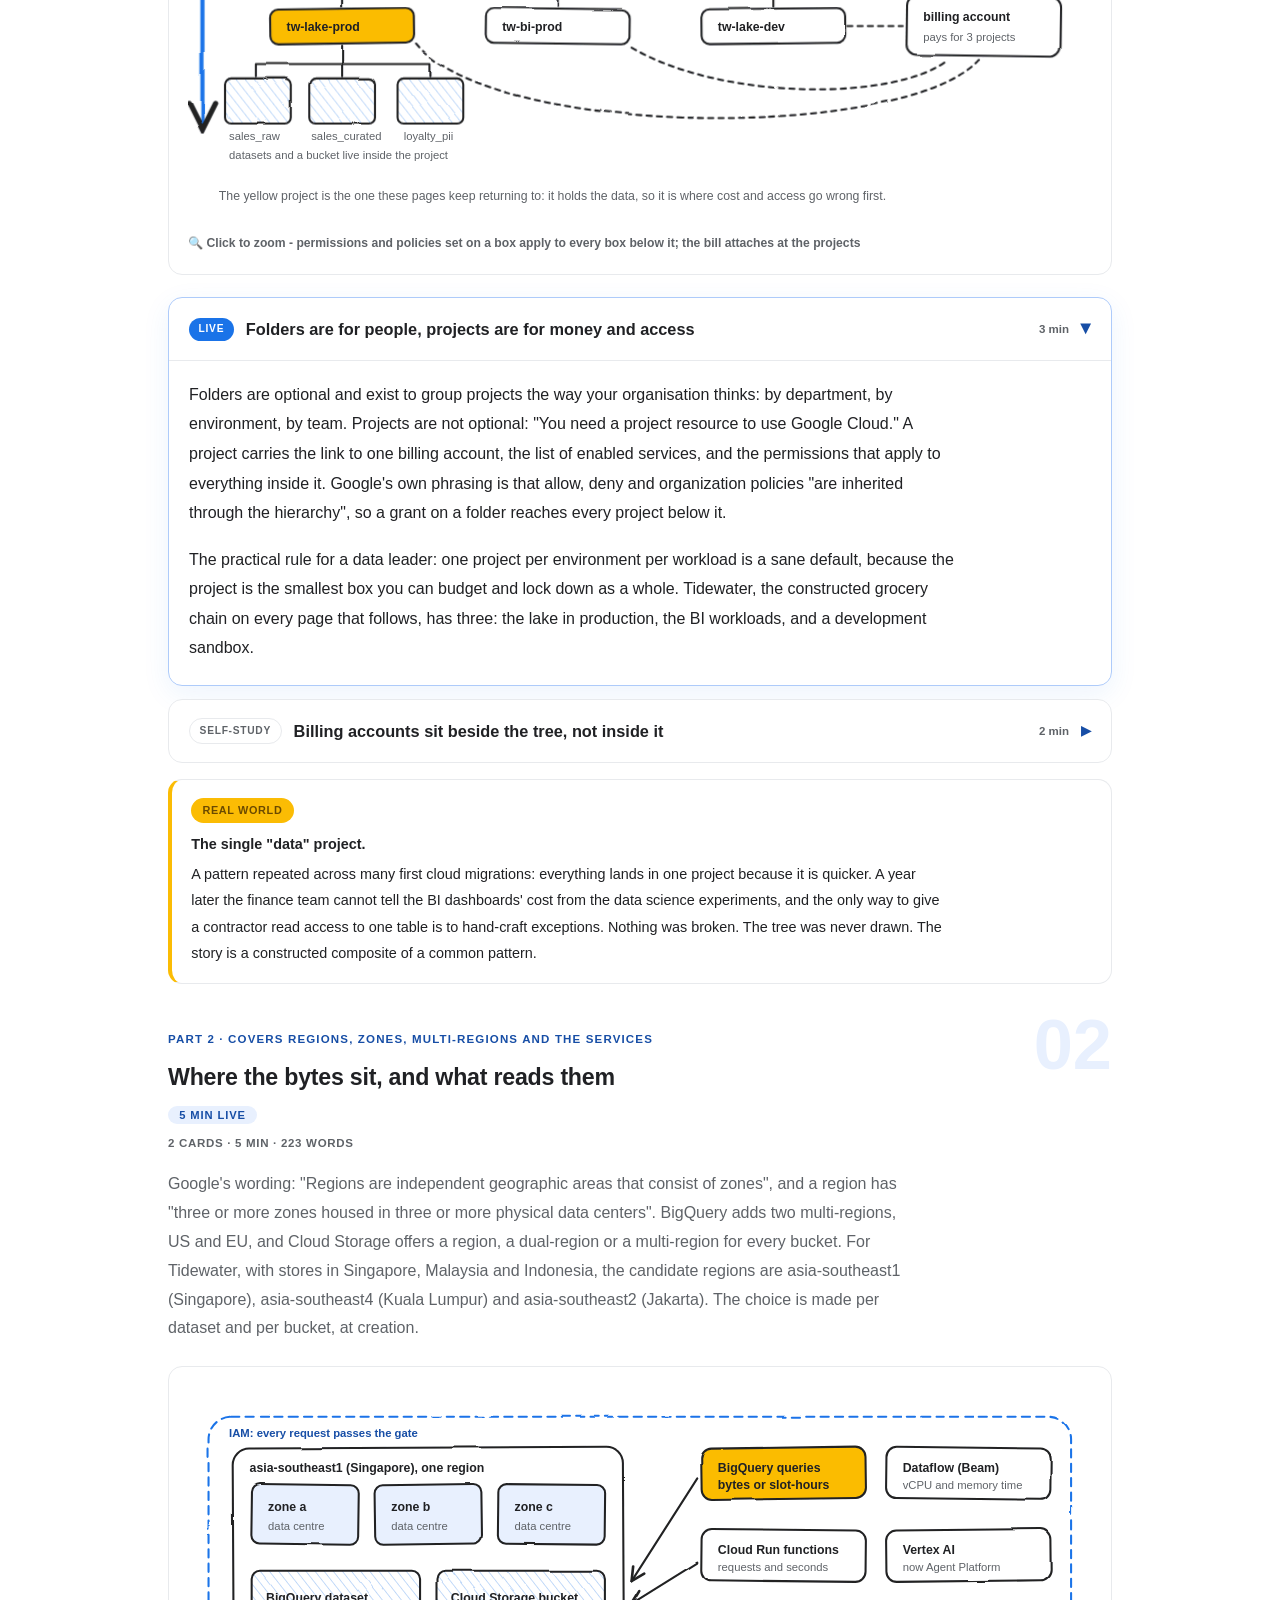
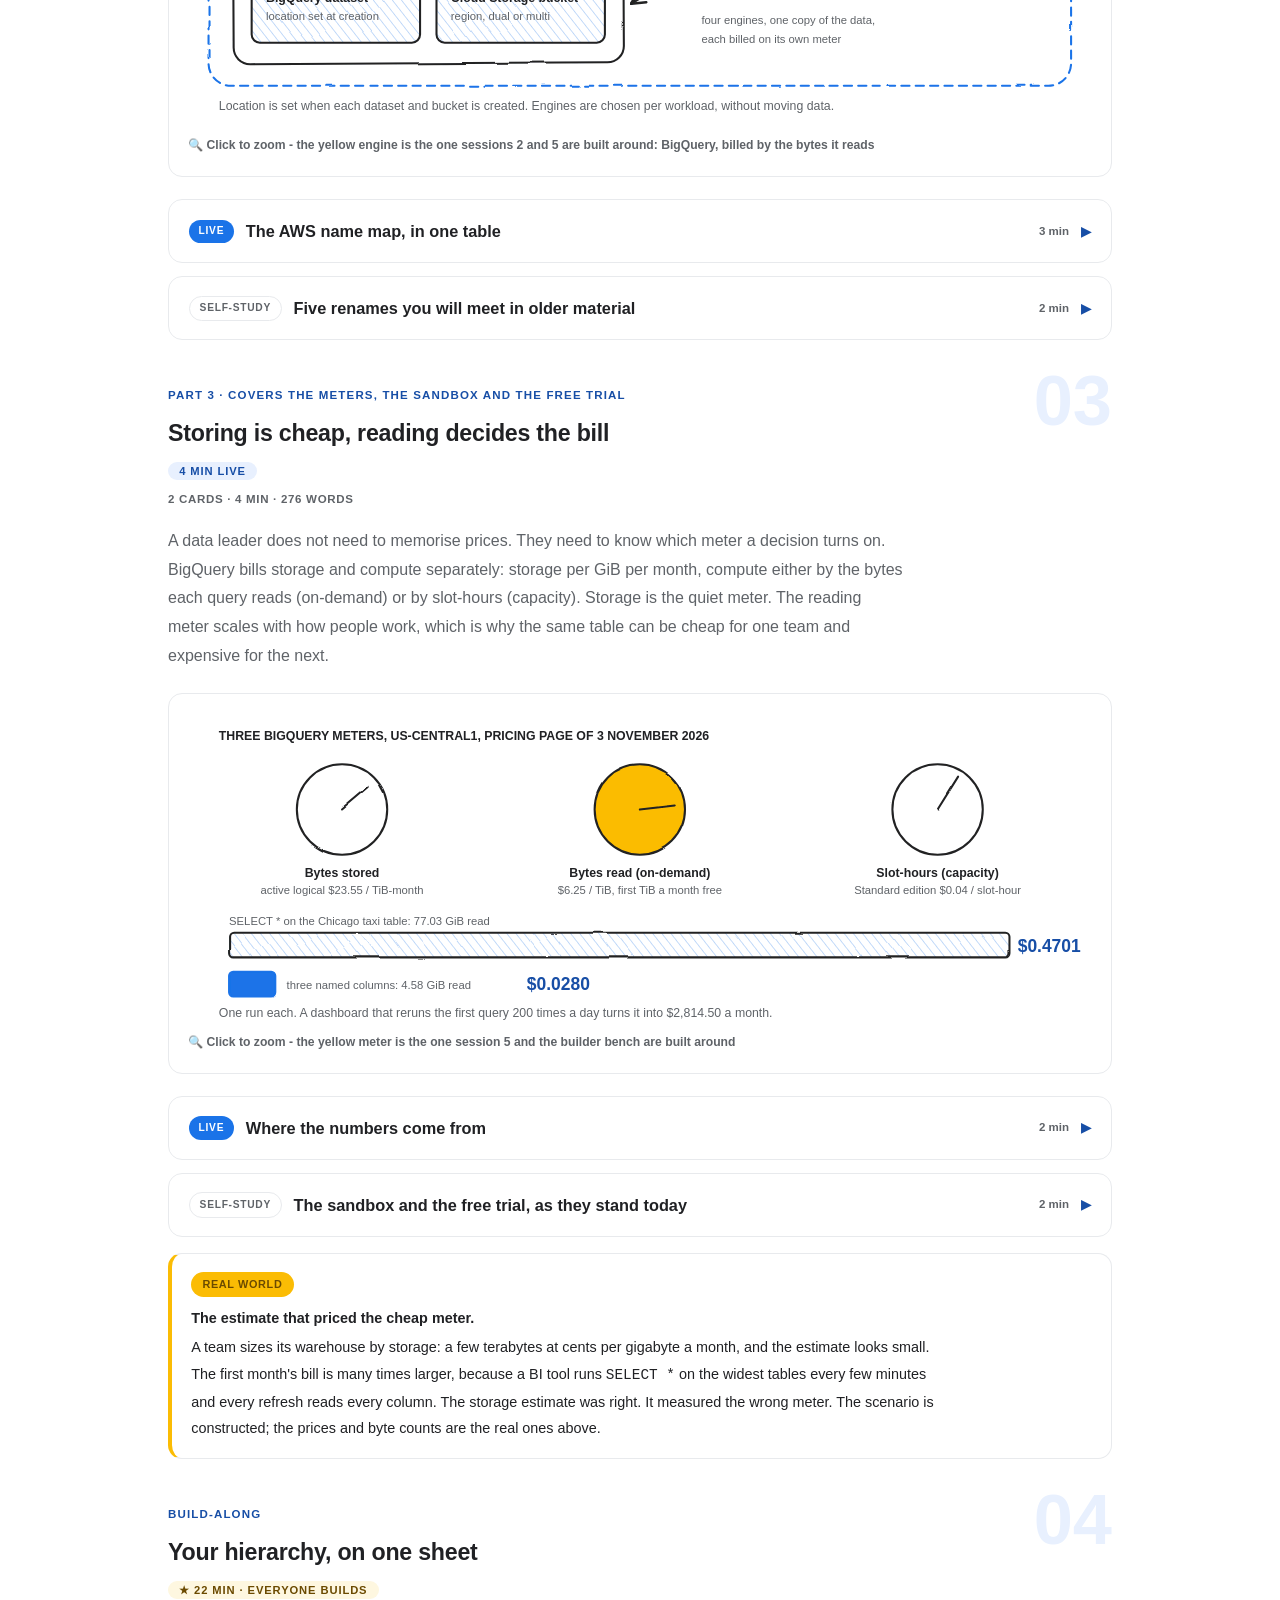
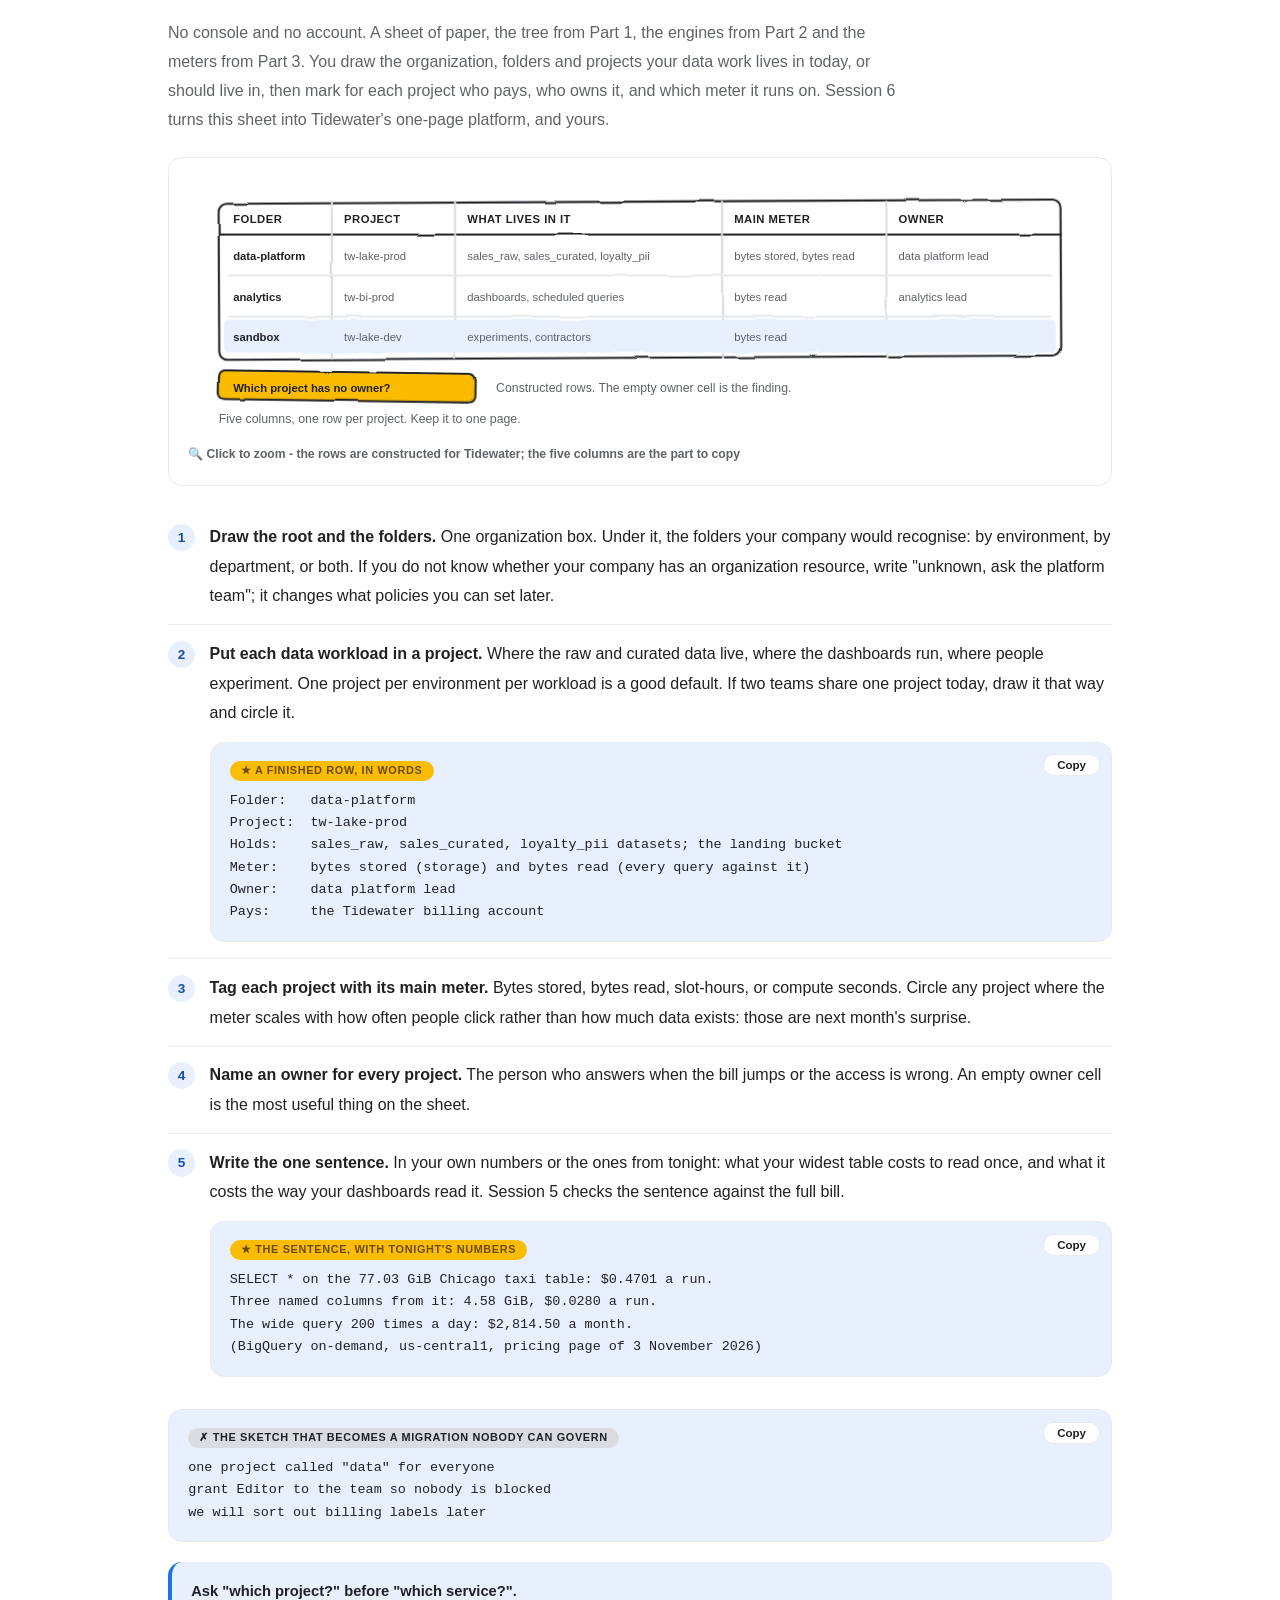
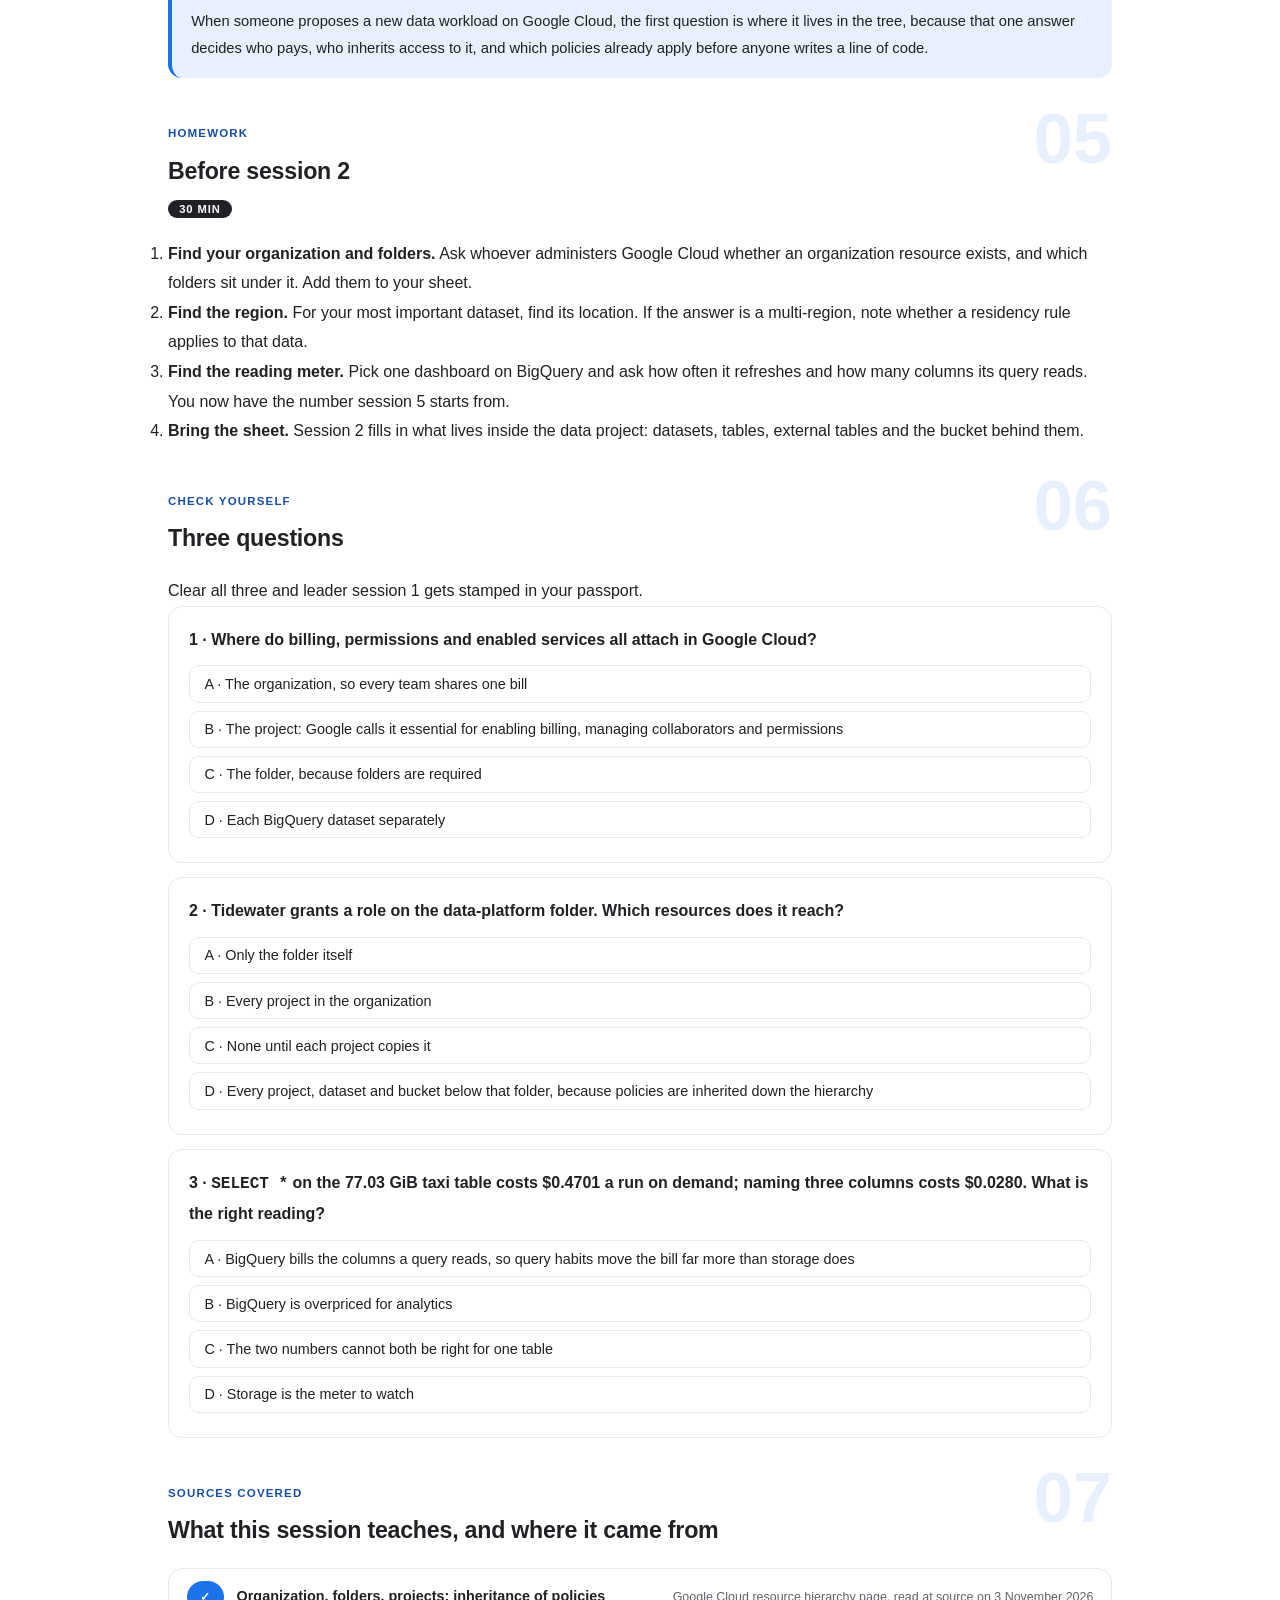
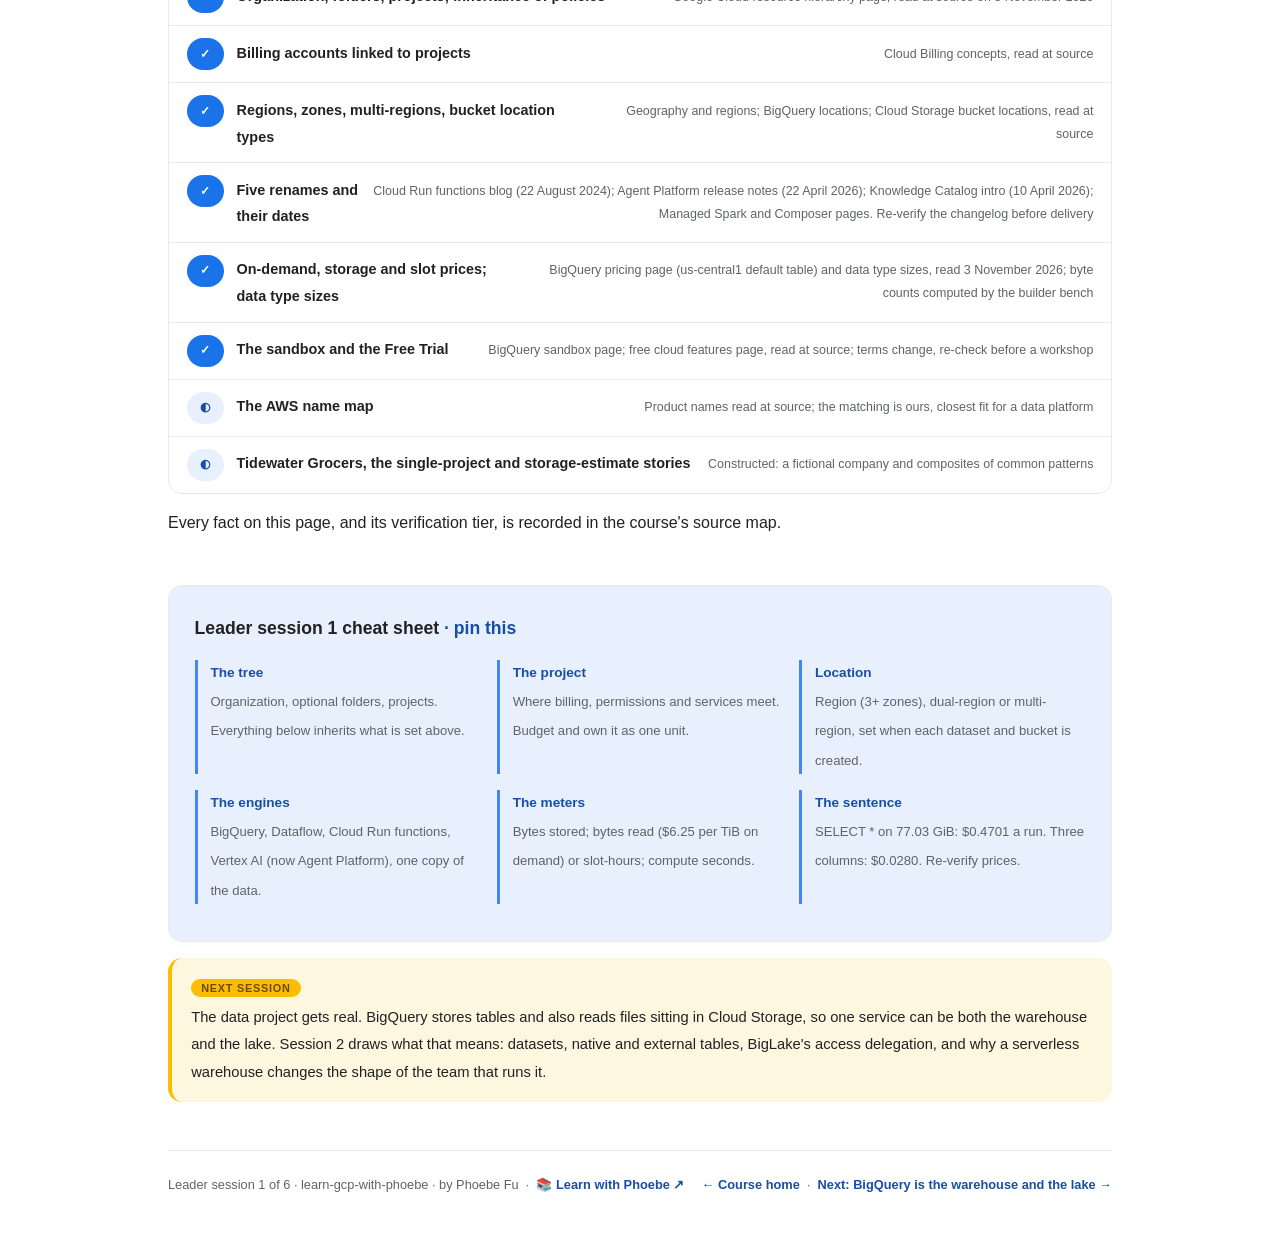
<file: courses/a1-what-gcp-is-to-a-data-team.html>
<!DOCTYPE html>
<html lang="en">
<head>
<meta charset="UTF-8">
<meta name="viewport" content="width=device-width, initial-scale=1.0">
<!-- social:start -->
<meta name="description" content="Leader session 1 of 6. What Google Cloud actually is to a data team: organization, folders and projects, where billing and access attach, regions and multi-regions, and the meters a data platform runs on.">
<meta property="og:type" content="article">
<meta property="og:site_name" content="Learn with Phoebe">
<meta property="og:title" content="What GCP is to a data team - learn gcp with phoebe">
<meta property="og:description" content="Leader session 1 of 6. A project is where billing and access meet. SELECT * on a 77 GiB public table costs $0.47 a run; three named columns cost $0.03.">
<meta property="og:url" content="https://phoebefu6.github.io/learn-gcp-with-phoebe/courses/a1-what-gcp-is-to-a-data-team.html">
<meta property="og:image" content="https://phoebefu6.github.io/learn-gcp-with-phoebe/assets/og-cover.png">
<meta property="og:image:width" content="1200">
<meta property="og:image:height" content="630">
<meta name="twitter:card" content="summary_large_image">
<meta name="twitter:title" content="What GCP is to a data team - learn gcp with phoebe">
<meta name="twitter:description" content="Leader session 1 of 6. The resource hierarchy, locations, the AWS name map and the meters.">
<meta name="twitter:image" content="https://phoebefu6.github.io/learn-gcp-with-phoebe/assets/og-cover.png">
<!-- social:end -->
<title>Leader session 1 · What GCP is to a data team - learn gcp with phoebe</title>
<link rel="stylesheet" href="../assets/style.css?v=2">
</head>
<body>

<div class="toolbar">
  <div class="wrap">
    <span class="crumb"><a href="../index.html">learn-gcp-with-phoebe</a> / Leader session 1 of 6</span>
    <button class="btn" id="toggle-all" type="button">Expand all</button>
    <button class="btn primary" id="zoom-toggle" type="button">Projector zoom: off</button>
  </div>
</div>

<header class="masthead">
  <div class="wrap">
    <div class="eyebrow">Learn GCP with Phoebe · Leader track · Session 1 of 6</div>
    <h1>What GCP is to a <span class="accent">data team</span></h1>
    <p class="sub">Google Cloud lists hundreds of products. A data team lives in a handful of them, and almost every decision a data leader signs off on is one of three questions: which project the work lives in, who may touch it, and which meter runs while somebody reads it. Tonight we draw the map: the organization, folders and projects that hold everything, where your bytes physically sit, the few services a data platform is built from, and the meters behind the bill.</p>
    <div class="chip-row">
      <span class="chip level">🟢 Foundations</span>
      <span class="chip audience">Data and AI leaders, managers, architects</span>
      <span class="chip audience">No code, no account</span>
      <span class="chip time">45 min</span>
    </div>
    <div class="agenda">
      <span class="a1" style="flex:1">0-3 · Welcome</span>
      <span class="a2" style="flex:4">3-18 · Hierarchy, locations, services, meters</span>
      <span class="a3" style="flex:5">18-40 · Build-along: your hierarchy on one sheet</span>
      <span class="a4" style="flex:1">40-45 · Q&amp;A</span>
    </div>
  </div>
</header>

<main class="wrap">

  <section class="section" id="intro">
    <div class="section-kicker">
      <span class="klabel">Part 0</span>
      <h2>Where we start</h2>
    </div>
    <p class="lede">Most Google Cloud introductions open the console and click through icons. A data leader needs a different first sentence: Google Cloud is a tree of containers, with an organization at the root and projects at the leaves, and the project is where three things meet: the bill, the permissions and the services. Once that sentence is clear, the six leader sessions are details of it. BigQuery as the warehouse and the lake, IAM down the tree, pipelines without servers, the bytes behind the bill, and one platform on a page. The eight builder sessions do the same work in the free BigQuery sandbox and on a laptop, on real Chicago taxi trips.</p>

    <div class="legend">
      <span class="pill">🎫 Clear all three quiz questions to stamp your passport</span>
      <span class="pill">Live = presented in the 45 minutes</span>
      <span class="pill">Self-study = the full depth, after class</span>
      <span class="pill">★ Build-along = you make the artifact</span>
    </div>

    <div class="callout win">
      <p><strong>★ What you walk out with tonight.</strong> A one-page sketch of your company's Google Cloud hierarchy, or the one you would build, with every project tagged by who pays, who owns it and which meter it runs on, and one sentence to repeat in every budget meeting: on BigQuery's on-demand price, <code>SELECT *</code> on a 77 GiB public table costs $0.4701 a run, and three named columns from the same table cost $0.0280.</p>
    </div>
  </section>

  <section class="section" id="part-1">
    <div class="section-kicker">
      <span class="klabel">Part 1 · covers the resource hierarchy, projects and billing</span>
      <h2>A tree with the bill at the leaves</h2>
      <span class="tag concept">6 min live</span>
    </div>
    <p class="lede">Google describes the hierarchy in one line: "the organization (root) at the top, followed by folders (optional) for grouping, and then projects". Every resource except the root has exactly one parent. Datasets, buckets and jobs live inside projects, and a project is what Google calls essential for "enabling billing, adding and removing collaborators, and managing permissions". For a data team that makes the project the unit you budget, secure and hand to an owner.</p>

    <figure class="zoomable">
      <svg viewBox="0 0 880 380" xmlns="http://www.w3.org/2000/svg" role="img" aria-label="A tree for the constructed company Tidewater Grocers. The root is the organization tidewater.example. Below it three folders: data-platform, analytics and sandbox. Each folder holds one project: tw-lake-prod, tw-bi-prod and tw-lake-dev. Under tw-lake-prod sit three datasets, sales_raw, sales_curated and loyalty_pii, and a bucket. A billing account box on the right is linked by dashed lines to all three projects. A thick arrow down the left side says policies set higher up flow down to everything below.">
        <defs>
          <filter id="a1aSk" x="-3%" y="-3%" width="106%" height="106%"><feTurbulence type="fractalNoise" baseFrequency="0.02" numOctaves="2" seed="11" result="n"/><feDisplacementMap in="SourceGraphic" in2="n" scale="2.4" xChannelSelector="R" yChannelSelector="G"/></filter>
          <pattern id="a1aHc" patternUnits="userSpaceOnUse" width="7" height="7" patternTransform="rotate(-38)"><line x1="0" y1="0" x2="0" y2="7" stroke="#1A73E8" stroke-width="1" opacity=".5"/></pattern>
          <marker id="a1aAr" viewBox="0 0 10 10" refX="9" refY="5" markerWidth="8" markerHeight="8" orient="auto"><path d="M1 1 L9 5 L1 9" fill="none" stroke="#202124" stroke-width="1.6" stroke-linecap="round"/></marker>
        </defs>
        <style>
          .a1aH { font: 800 12px Inter, sans-serif; fill: #202124; }
          .a1aL { font: 600 12px Inter, sans-serif; fill: #202124; }
          .a1aS { font: 400 11px Inter, sans-serif; fill: #5F6368; }
          .a1aW { font: 800 12px Inter, sans-serif; fill: #FFFFFF; }
          .a1aA { font: 700 11px Inter, sans-serif; fill: #174EA6; }
          .a1aN { font: 400 12px Inter, sans-serif; fill: #5F6368; }
        </style>

        <text class="a1aH" x="30" y="26">TIDEWATER GROCERS (CONSTRUCTED): ONE ORGANIZATION, THREE FOLDERS, THREE PROJECTS</text>

        <g filter="url(#a1aSk)" fill="none" stroke="#202124" stroke-width="2" stroke-linecap="round" stroke-linejoin="round">
          <rect x="250" y="44" width="220" height="36" rx="8" transform="rotate(-0.5 360 62)" fill="#174EA6" stroke="#174EA6"/>
          <path d="M360 82 L360 98 M150 98 L570 98 M150 98 L150 112 M360 98 L360 112 M570 98 L570 112"/>
          <rect x="80" y="114" width="140" height="32" rx="8" transform="rotate(0.6 150 130)" fill="#E8F0FE"/>
          <rect x="290" y="114" width="140" height="32" rx="8" transform="rotate(-0.6 360 130)" fill="#E8F0FE"/>
          <rect x="500" y="114" width="140" height="32" rx="8" transform="rotate(0.5 570 130)" fill="#E8F0FE"/>
          <path d="M150 148 L150 170 M360 148 L360 170 M570 148 L570 170"/>
          <rect x="80" y="172" width="140" height="34" rx="8" transform="rotate(-0.8 150 189)" fill="#FBBC04"/>
          <rect x="290" y="172" width="140" height="34" rx="8" transform="rotate(0.7 360 189)" fill="#FFFFFF"/>
          <rect x="500" y="172" width="140" height="34" rx="8" transform="rotate(-0.6 570 189)" fill="#FFFFFF"/>
          <path d="M150 208 L150 226 M66 226 L236 226 M66 226 L66 238 M150 226 L150 238 M236 226 L236 238"/>
          <rect x="36" y="240" width="64" height="44" rx="6" fill="url(#a1aHc)"/>
          <rect x="118" y="240" width="64" height="44" rx="6" fill="url(#a1aHc)"/>
          <rect x="204" y="240" width="64" height="44" rx="6" fill="url(#a1aHc)"/>
          <rect x="700" y="160" width="150" height="58" rx="10" transform="rotate(0.8 775 189)" fill="#FFFFFF"/>
          <path d="M642 189 L696 189" stroke-dasharray="5 5"/>
          <path d="M432 210 C 520 262, 690 262, 740 222" stroke-dasharray="5 5"/>
          <path d="M222 206 C 300 300, 700 300, 770 222" stroke-dasharray="5 5"/>
          <path d="M14 60 L14 290" stroke="#1A73E8" stroke-width="4" marker-end="url(#a1aAr)"/>
        </g>

        <text class="a1aW" x="268" y="67">organization tidewater.example</text>
        <text class="a1aL" x="96" y="135">data-platform</text>
        <text class="a1aL" x="306" y="135">analytics</text>
        <text class="a1aL" x="516" y="135">sandbox</text>
        <text class="a1aH" x="96" y="194">tw-lake-prod</text>
        <text class="a1aL" x="306" y="194">tw-bi-prod</text>
        <text class="a1aL" x="516" y="194">tw-lake-dev</text>
        <text class="a1aS" x="40" y="300">sales_raw</text>
        <text class="a1aS" x="120" y="300">sales_curated</text>
        <text class="a1aS" x="210" y="300">loyalty_pii</text>
        <text class="a1aS" x="40" y="318">datasets and a bucket live inside the project</text>
        <text class="a1aL" x="716" y="184">billing account</text>
        <text class="a1aS" x="716" y="204">pays for 3 projects</text>
        <text class="a1aA" x="26" y="52">policies flow down</text>

        <text class="a1aN" x="30" y="358">The yellow project is the one these pages keep returning to: it holds the data, so it is where cost and access go wrong first.</text>
      </svg>
      <figcaption>🔍 Click to zoom - permissions and policies set on a box apply to every box below it; the bill attaches at the projects</figcaption>
    </figure>

    <details class="card" open>
      <summary><span class="mode live">Live</span>Folders are for people, projects are for money and access<span class="mini">3 min</span><span class="caret">▶</span></summary>
      <div class="body">
        <p>Folders are optional and exist to group projects the way your organisation thinks: by department, by environment, by team. Projects are not optional: "You need a project resource to use Google Cloud." A project carries the link to one billing account, the list of enabled services, and the permissions that apply to everything inside it. Google's own phrasing is that allow, deny and organization policies "are inherited through the hierarchy", so a grant on a folder reaches every project below it.</p>
        <p>The practical rule for a data leader: one project per environment per workload is a sane default, because the project is the smallest box you can budget and lock down as a whole. Tidewater, the constructed grocery chain on every page that follows, has three: the lake in production, the BI workloads, and a development sandbox.</p>
      </div>
    </details>

    <details class="card">
      <summary><span class="mode self">Self-study</span>Billing accounts sit beside the tree, not inside it<span class="mini">2 min</span><span class="caret">▶</span></summary>
      <div class="body">
        <p>A Cloud Billing account "defines who pays for a given set of Google Cloud resources", and one billing account can pay for many projects. The link is per project, which is why a cost report naturally breaks down by project and why mixing two teams' work in one project makes the bill hard to read. The BigQuery sandbox, used in the builder track, is the exception that proves the rule: a project with no billing account at all, and so with hard limits instead of a bill.</p>
      </div>
    </details>

    <div class="callout example">
      <span class="ex-pill">Real world</span>
      <p><strong>The single "data" project.</strong> A pattern repeated across many first cloud migrations: everything lands in one project because it is quicker. A year later the finance team cannot tell the BI dashboards' cost from the data science experiments, and the only way to give a contractor read access to one table is to hand-craft exceptions. Nothing was broken. The tree was never drawn. The story is a constructed composite of a common pattern.</p>
    </div>
  </section>

  <section class="section" id="part-2">
    <div class="section-kicker">
      <span class="klabel">Part 2 · covers regions, zones, multi-regions and the services</span>
      <h2>Where the bytes sit, and what reads them</h2>
      <span class="tag concept">5 min live</span>
    </div>
    <p class="lede">Google's wording: "Regions are independent geographic areas that consist of zones", and a region has "three or more zones housed in three or more physical data centers". BigQuery adds two multi-regions, US and EU, and Cloud Storage offers a region, a dual-region or a multi-region for every bucket. For Tidewater, with stores in Singapore, Malaysia and Indonesia, the candidate regions are asia-southeast1 (Singapore), asia-southeast4 (Kuala Lumpur) and asia-southeast2 (Jakarta). The choice is made per dataset and per bucket, at creation.</p>

    <figure class="zoomable">
      <svg viewBox="0 0 880 330" xmlns="http://www.w3.org/2000/svg" role="img" aria-label="Left: one region, asia-southeast1 Singapore, drawn as an outline holding three zones. A BigQuery dataset and a Cloud Storage bucket sit in the region. Right: four engine boxes that read the same stored data: BigQuery queries, Dataflow pipelines, Cloud Run functions and Vertex AI, now called Gemini Enterprise Agent Platform. A dashed ring labelled IAM surrounds everything; every request passes through it.">
        <defs>
          <filter id="a1bSk" x="-3%" y="-3%" width="106%" height="106%"><feTurbulence type="fractalNoise" baseFrequency="0.02" numOctaves="2" seed="23" result="n"/><feDisplacementMap in="SourceGraphic" in2="n" scale="2.4" xChannelSelector="R" yChannelSelector="G"/></filter>
          <pattern id="a1bHc" patternUnits="userSpaceOnUse" width="7" height="7" patternTransform="rotate(-38)"><line x1="0" y1="0" x2="0" y2="7" stroke="#1A73E8" stroke-width="1" opacity=".5"/></pattern>
          <marker id="a1bAr" viewBox="0 0 10 10" refX="9" refY="5" markerWidth="8" markerHeight="8" orient="auto"><path d="M1 1 L9 5 L1 9" fill="none" stroke="#202124" stroke-width="1.6" stroke-linecap="round"/></marker>
        </defs>
        <style>
          .a1bH { font: 800 12px Inter, sans-serif; fill: #202124; }
          .a1bL { font: 600 12px Inter, sans-serif; fill: #202124; }
          .a1bS { font: 400 11px Inter, sans-serif; fill: #5F6368; }
          .a1bA { font: 700 11px Inter, sans-serif; fill: #174EA6; }
          .a1bN { font: 400 12px Inter, sans-serif; fill: #5F6368; }
        </style>

        <g filter="url(#a1bSk)" fill="none" stroke="#202124" stroke-width="2" stroke-linecap="round" stroke-linejoin="round">
          <rect x="20" y="30" width="840" height="262" rx="22" stroke="#1A73E8" stroke-dasharray="8 6"/>
          <rect x="44" y="60" width="380" height="210" rx="16" transform="rotate(-0.3 234 165)" fill="#FFFFFF"/>
          <rect x="62" y="96" width="104" height="58" rx="8" transform="rotate(0.8 114 125)" fill="#E8F0FE"/>
          <rect x="182" y="96" width="104" height="58" rx="8" transform="rotate(-0.8 234 125)" fill="#E8F0FE"/>
          <rect x="302" y="96" width="104" height="58" rx="8" transform="rotate(0.6 354 125)" fill="#E8F0FE"/>
          <rect x="62" y="180" width="164" height="70" rx="8" fill="url(#a1bHc)"/>
          <rect x="242" y="180" width="164" height="70" rx="8" fill="url(#a1bHc)"/>
          <rect x="500" y="60" width="160" height="50" rx="10" transform="rotate(-0.8 580 85)" fill="#FBBC04"/>
          <rect x="680" y="60" width="160" height="50" rx="10" transform="rotate(0.7 760 85)" fill="#FFFFFF"/>
          <rect x="500" y="140" width="160" height="50" rx="10" transform="rotate(0.6 580 165)" fill="#FFFFFF"/>
          <rect x="680" y="140" width="160" height="50" rx="10" transform="rotate(-0.6 760 165)" fill="#FFFFFF"/>
          <path d="M496 90 L432 190" marker-end="url(#a1bAr)"/>
          <path d="M496 172 L432 212" marker-end="url(#a1bAr)"/>
        </g>

        <text class="a1bA" x="40" y="50">IAM: every request passes the gate</text>
        <text class="a1bL" x="60" y="84">asia-southeast1 (Singapore), one region</text>
        <text class="a1bL" x="78" y="122">zone a</text>
        <text class="a1bL" x="198" y="122">zone b</text>
        <text class="a1bL" x="318" y="122">zone c</text>
        <text class="a1bS" x="78" y="140">data centre</text>
        <text class="a1bS" x="198" y="140">data centre</text>
        <text class="a1bS" x="318" y="140">data centre</text>
        <text class="a1bL" x="76" y="210">BigQuery dataset</text>
        <text class="a1bS" x="76" y="228">location set at creation</text>
        <text class="a1bL" x="256" y="210">Cloud Storage bucket</text>
        <text class="a1bS" x="256" y="228">region, dual or multi</text>
        <text class="a1bL" x="516" y="84">BigQuery queries</text>
        <text class="a1bL" x="516" y="100">bytes or slot-hours</text>
        <text class="a1bL" x="696" y="84">Dataflow (Beam)</text>
        <text class="a1bS" x="696" y="100">vCPU and memory time</text>
        <text class="a1bL" x="516" y="164">Cloud Run functions</text>
        <text class="a1bS" x="516" y="180">requests and seconds</text>
        <text class="a1bL" x="696" y="164">Vertex AI</text>
        <text class="a1bS" x="696" y="180">now Agent Platform</text>
        <text class="a1bS" x="500" y="232">four engines, one copy of the data,</text>
        <text class="a1bS" x="500" y="250">each billed on its own meter</text>

        <text class="a1bN" x="30" y="316">Location is set when each dataset and bucket is created. Engines are chosen per workload, without moving data.</text>
      </svg>
      <figcaption>🔍 Click to zoom - the yellow engine is the one sessions 2 and 5 are built around: BigQuery, billed by the bytes it reads</figcaption>
    </figure>

    <details class="card">
      <summary><span class="mode live">Live</span>The AWS name map, in one table<span class="mini">3 min</span><span class="caret">▶</span></summary>
      <div class="body">
        <p>Many data teams arrive from AWS. The names below are the closest match for a data platform, not exact equivalents; the AWS side has its own course, <a href="https://phoebefu6.github.io/learn-aws-with-phoebe/">Learn AWS with Phoebe</a>.</p>
        <table class="clean">
          <tr><th>On AWS</th><th>Closest on Google Cloud</th><th>What changes</th></tr>
          <tr><td>S3</td><td>Cloud Storage</td><td>Buckets and objects; storage classes Standard, Nearline, Coldline, Archive</td></tr>
          <tr><td>Athena + Redshift</td><td>BigQuery</td><td>One service is both the query-the-files engine and the warehouse</td></tr>
          <tr><td>Glue (jobs, crawlers, catalog)</td><td>Dataflow, Managed Service for Apache Spark (formerly Dataproc), Knowledge Catalog (formerly Dataplex)</td><td>Three products instead of one</td></tr>
          <tr><td>Lambda</td><td>Cloud Run functions (formerly Cloud Functions)</td><td>Runs on Cloud Run infrastructure since the August 2024 rename</td></tr>
          <tr><td>Bedrock</td><td>Vertex AI Model Garden (Vertex AI is now Gemini Enterprise Agent Platform)</td><td>Renamed April 2026; Model Garden kept its name</td></tr>
        </table>
      </div>
    </details>

    <details class="card">
      <summary><span class="mode self">Self-study</span>Five renames you will meet in older material<span class="mini">2 min</span><span class="caret">▶</span></summary>
      <div class="body">
        <p>Google renamed a lot recently, and older blogs, courses and exam guides still use the old names. Cloud Functions became Cloud Run functions on 22 August 2024. Vertex AI became Gemini Enterprise Agent Platform on 22 April 2026. Dataplex Universal Catalog became Knowledge Catalog on 10 April 2026, and Google notes that "The API, client library, CLI, and IAM names remain unchanged". Dataproc is now Managed Service for Apache Spark, and Cloud Composer is "evolving to become Managed Service for Apache Airflow"; neither page gives a date. These pages use the current name with the old one in brackets on first use, because the people in your meetings will use both.</p>
      </div>
    </details>
  </section>

  <section class="section" id="part-3">
    <div class="section-kicker">
      <span class="klabel">Part 3 · covers the meters, the sandbox and the free trial</span>
      <h2>Storing is cheap, reading decides the bill</h2>
      <span class="tag concept">4 min live</span>
    </div>
    <p class="lede">A data leader does not need to memorise prices. They need to know which meter a decision turns on. BigQuery bills storage and compute separately: storage per GiB per month, compute either by the bytes each query reads (on-demand) or by slot-hours (capacity). Storage is the quiet meter. The reading meter scales with how people work, which is why the same table can be cheap for one team and expensive for the next.</p>

    <figure class="zoomable">
      <svg viewBox="0 0 880 300" xmlns="http://www.w3.org/2000/svg" role="img" aria-label="Three hand-drawn meters. Bytes stored: BigQuery active logical storage costs 23.55 dollars per TiB per month in us-central1. Bytes read on demand: 6.25 dollars per TiB, the first TiB each month free. Slot-hours: Standard edition 0.04 dollars per slot-hour. Below, two bars compare one run of SELECT star on the 77 GiB Chicago taxi table, 0.4701 dollars, with one run that names three columns, 0.0280 dollars.">
        <defs>
          <filter id="a1cSk" x="-3%" y="-3%" width="106%" height="106%"><feTurbulence type="fractalNoise" baseFrequency="0.02" numOctaves="2" seed="37" result="n"/><feDisplacementMap in="SourceGraphic" in2="n" scale="2.4" xChannelSelector="R" yChannelSelector="G"/></filter>
          <pattern id="a1cHc" patternUnits="userSpaceOnUse" width="7" height="7" patternTransform="rotate(-38)"><line x1="0" y1="0" x2="0" y2="7" stroke="#1A73E8" stroke-width="1" opacity=".5"/></pattern>
        </defs>
        <style>
          .a1cH { font: 800 12px Inter, sans-serif; fill: #202124; }
          .a1cL { font: 600 12px Inter, sans-serif; fill: #202124; }
          .a1cS { font: 400 11px Inter, sans-serif; fill: #5F6368; }
          .a1cV { font: 800 17px Inter, sans-serif; fill: #174EA6; }
          .a1cN { font: 400 12px Inter, sans-serif; fill: #5F6368; }
        </style>

        <text class="a1cH" x="30" y="26">THREE BIGQUERY METERS, US-CENTRAL1, PRICING PAGE OF 3 NOVEMBER 2026</text>

        <g filter="url(#a1cSk)" fill="none" stroke="#202124" stroke-width="2" stroke-linecap="round" stroke-linejoin="round">
          <circle cx="150" cy="94" r="44" fill="#FFFFFF"/>
          <circle cx="440" cy="94" r="44" fill="#FBBC04"/>
          <circle cx="730" cy="94" r="44" fill="#FFFFFF"/>
          <path d="M150 94 L176 72"/>
          <path d="M440 94 L474 90"/>
          <path d="M730 94 L750 62"/>
          <rect x="40" y="214" width="760" height="24" rx="4" fill="url(#a1cHc)"/>
          <rect x="40" y="252" width="45" height="24" rx="4" fill="#1A73E8" stroke="#1A73E8"/>
        </g>

        <text class="a1cL" x="150" y="160" text-anchor="middle">Bytes stored</text>
        <text class="a1cS" x="150" y="176" text-anchor="middle">active logical $23.55 / TiB-month</text>
        <text class="a1cL" x="440" y="160" text-anchor="middle">Bytes read (on-demand)</text>
        <text class="a1cS" x="440" y="176" text-anchor="middle">$6.25 / TiB, first TiB a month free</text>
        <text class="a1cL" x="730" y="160" text-anchor="middle">Slot-hours (capacity)</text>
        <text class="a1cS" x="730" y="176" text-anchor="middle">Standard edition $0.04 / slot-hour</text>

        <text class="a1cS" x="40" y="206">SELECT * on the Chicago taxi table: 77.03 GiB read</text>
        <text class="a1cV" x="808" y="233">$0.4701</text>
        <text class="a1cS" x="96" y="269">three named columns: 4.58 GiB read</text>
        <text class="a1cV" x="330" y="270">$0.0280</text>

        <text class="a1cN" x="30" y="296">One run each. A dashboard that reruns the first query 200 times a day turns it into $2,814.50 a month.</text>
      </svg>
      <figcaption>🔍 Click to zoom - the yellow meter is the one session 5 and the builder bench are built around</figcaption>
    </figure>

    <details class="card">
      <summary><span class="mode live">Live</span>Where the numbers come from<span class="mini">2 min</span><span class="caret">▶</span></summary>
      <div class="body">
        <p>BigQuery charges on-demand queries "for the number of bytes processed by each query", at $6.25 per TiB in the pricing page's default table (us-central1, read on 3 November 2026), with the first TiB each month free. The bytes come from BigQuery's documented data type sizes: 8 logical bytes for a number or timestamp, 2 plus the text's length for a string, nothing for a NULL. The public Chicago taxi table has 23 columns; measured on 18,362 real trips and scaled to its 211,670,894 rows, reading every column is 77.03 GiB, and reading three columns is 4.58 GiB. A dashboard that reruns the wide query 200 times a day bills 451.32 TiB a month, $2,814.50 after the free TiB. Builder session 8 computes every one of these numbers live, and session 5 explains the rest of the bill. Prices change: re-verify before relying on them.</p>
      </div>
    </details>

    <details class="card">
      <summary><span class="mode self">Self-study</span>The sandbox and the free trial, as they stand today<span class="mini">2 min</span><span class="caret">▶</span></summary>
      <div class="body">
        <p>Two ways in cost nothing. The <strong>BigQuery sandbox</strong> works "without providing a credit card or creating a billing account", gives the same 1 TiB of query processing a month as the free tier, and a "lifetime limit of 10 GiB of storage" that "is not refunded upon data deletion"; its tables expire after 60 days, and it does not support streaming, DML statements or the Data Transfer Service. The <strong>Free Trial</strong> is "$300 Welcome credit to spend over 90 days", and for it "you must provide a credit card or other payment method". Nothing in the leader track needs either. The builder track uses the sandbox plus a laptop, and marks every step that needs a billing account. Terms like these change: re-check both pages before you plan a workshop around them.</p>
      </div>
    </details>

    <div class="callout example">
      <span class="ex-pill">Real world</span>
      <p><strong>The estimate that priced the cheap meter.</strong> A team sizes its warehouse by storage: a few terabytes at cents per gigabyte a month, and the estimate looks small. The first month's bill is many times larger, because a BI tool runs <code>SELECT *</code> on the widest tables every few minutes and every refresh reads every column. The storage estimate was right. It measured the wrong meter. The scenario is constructed; the prices and byte counts are the real ones above.</p>
    </div>
  </section>

  <section class="section" id="demo-1">
    <div class="section-kicker">
      <span class="klabel">Build-along</span>
      <h2>Your hierarchy, on one sheet</h2>
      <span class="tag demo">★ 22 min · everyone builds</span>
    </div>
    <p class="lede">No console and no account. A sheet of paper, the tree from Part 1, the engines from Part 2 and the meters from Part 3. You draw the organization, folders and projects your data work lives in today, or should live in, then mark for each project who pays, who owns it, and which meter it runs on. Session 6 turns this sheet into Tidewater's one-page platform, and yours.</p>

    <figure class="zoomable">
      <svg viewBox="0 0 880 250" xmlns="http://www.w3.org/2000/svg" role="img" aria-label="A hand-drawn worksheet with columns folder, project, what lives in it, main meter, owner. Three rows are filled for the constructed Tidewater: data-platform, tw-lake-prod, raw and curated sales and loyalty data, bytes stored and bytes read, data platform lead; analytics, tw-bi-prod, dashboards and scheduled queries, bytes read, analytics lead; sandbox, tw-lake-dev, experiments, bytes read, empty owner cell. A yellow tab asks which project has no owner.">
        <defs>
          <filter id="a1dSk" x="-3%" y="-3%" width="106%" height="106%"><feTurbulence type="fractalNoise" baseFrequency="0.02" numOctaves="2" seed="41" result="n"/><feDisplacementMap in="SourceGraphic" in2="n" scale="2.4" xChannelSelector="R" yChannelSelector="G"/></filter>
        </defs>
        <style>
          .a1dH { font: 800 11px Inter, sans-serif; fill: #202124; letter-spacing: .04em; }
          .a1dL { font: 600 11px Inter, sans-serif; fill: #202124; }
          .a1dS { font: 400 11px Inter, sans-serif; fill: #5F6368; }
          .a1dN { font: 400 12px Inter, sans-serif; fill: #5F6368; }
        </style>

        <g filter="url(#a1dSk)" fill="none" stroke="#202124" stroke-width="2" stroke-linecap="round" stroke-linejoin="round">
          <rect x="30" y="24" width="820" height="152" rx="8" transform="rotate(-0.3 440 100)" fill="#FFFFFF"/>
          <path d="M30 56 L850 56"/>
          <path d="M140 24 L140 176 M260 24 L260 176 M520 24 L520 176 M680 24 L680 176" stroke="#DADCE0"/>
          <path d="M40 96 L840 96 M40 136 L840 136" stroke="#E8EAED"/>
          <rect x="36" y="140" width="808" height="30" rx="4" fill="#E8F0FE" stroke="#E8F0FE"/>
          <rect x="30" y="190" width="250" height="28" rx="6" transform="rotate(0.8 155 204)" fill="#FBBC04"/>
        </g>

        <text class="a1dH" x="44" y="45">FOLDER</text>
        <text class="a1dH" x="152" y="45">PROJECT</text>
        <text class="a1dH" x="272" y="45">WHAT LIVES IN IT</text>
        <text class="a1dH" x="532" y="45">MAIN METER</text>
        <text class="a1dH" x="692" y="45">OWNER</text>
        <text class="a1dL" x="44" y="81">data-platform</text>
        <text class="a1dS" x="152" y="81">tw-lake-prod</text>
        <text class="a1dS" x="272" y="81">sales_raw, sales_curated, loyalty_pii</text>
        <text class="a1dS" x="532" y="81">bytes stored, bytes read</text>
        <text class="a1dS" x="692" y="81">data platform lead</text>
        <text class="a1dL" x="44" y="121">analytics</text>
        <text class="a1dS" x="152" y="121">tw-bi-prod</text>
        <text class="a1dS" x="272" y="121">dashboards, scheduled queries</text>
        <text class="a1dS" x="532" y="121">bytes read</text>
        <text class="a1dS" x="692" y="121">analytics lead</text>
        <text class="a1dL" x="44" y="160">sandbox</text>
        <text class="a1dS" x="152" y="160">tw-lake-dev</text>
        <text class="a1dS" x="272" y="160">experiments, contractors</text>
        <text class="a1dS" x="532" y="160">bytes read</text>
        <text class="a1dL" x="44" y="209">Which project has no owner?</text>

        <text class="a1dN" x="300" y="209">Constructed rows. The empty owner cell is the finding.</text>
        <text class="a1dN" x="30" y="240">Five columns, one row per project. Keep it to one page.</text>
      </svg>
      <figcaption>🔍 Click to zoom - the rows are constructed for Tidewater; the five columns are the part to copy</figcaption>
    </figure>

    <div class="steps">
      <div class="step">
        <p><strong>Draw the root and the folders.</strong> One organization box. Under it, the folders your company would recognise: by environment, by department, or both. If you do not know whether your company has an organization resource, write "unknown, ask the platform team"; it changes what policies you can set later.</p>
      </div>
      <div class="step">
        <p><strong>Put each data workload in a project.</strong> Where the raw and curated data live, where the dashboards run, where people experiment. One project per environment per workload is a good default. If two teams share one project today, draw it that way and circle it.</p>
        <div class="prompt-box good"><span class="label">★ A finished row, in words</span>Folder:   data-platform
Project:  tw-lake-prod
Holds:    sales_raw, sales_curated, loyalty_pii datasets; the landing bucket
Meter:    bytes stored (storage) and bytes read (every query against it)
Owner:    data platform lead
Pays:     the Tidewater billing account</div>
      </div>
      <div class="step">
        <p><strong>Tag each project with its main meter.</strong> Bytes stored, bytes read, slot-hours, or compute seconds. Circle any project where the meter scales with how often people click rather than how much data exists: those are next month's surprise.</p>
      </div>
      <div class="step">
        <p><strong>Name an owner for every project.</strong> The person who answers when the bill jumps or the access is wrong. An empty owner cell is the most useful thing on the sheet.</p>
      </div>
      <div class="step">
        <p><strong>Write the one sentence.</strong> In your own numbers or the ones from tonight: what your widest table costs to read once, and what it costs the way your dashboards read it. Session 5 checks the sentence against the full bill.</p>
        <div class="prompt-box good"><span class="label">★ The sentence, with tonight's numbers</span>SELECT * on the 77.03 GiB Chicago taxi table: $0.4701 a run.
Three named columns from it: 4.58 GiB, $0.0280 a run.
The wide query 200 times a day: $2,814.50 a month.
(BigQuery on-demand, us-central1, pricing page of 3 November 2026)</div>
      </div>
    </div>

    <div class="prompt-box bad"><span class="label">✗ The sketch that becomes a migration nobody can govern</span>one project called "data" for everyone
grant Editor to the team so nobody is blocked
we will sort out billing labels later</div>

    <div class="callout tip">
      <p><strong>Ask "which project?" before "which service?".</strong> When someone proposes a new data workload on Google Cloud, the first question is where it lives in the tree, because that one answer decides who pays, who inherits access to it, and which policies already apply before anyone writes a line of code.</p>
    </div>
  </section>

  <section class="section" id="exercise">
    <div class="section-kicker">
      <span class="klabel">Homework</span>
      <h2>Before session 2</h2>
      <span class="tag exercise">30 min</span>
    </div>
    <ol>
      <li><strong>Find your organization and folders.</strong> Ask whoever administers Google Cloud whether an organization resource exists, and which folders sit under it. Add them to your sheet.</li>
      <li><strong>Find the region.</strong> For your most important dataset, find its location. If the answer is a multi-region, note whether a residency rule applies to that data.</li>
      <li><strong>Find the reading meter.</strong> Pick one dashboard on BigQuery and ask how often it refreshes and how many columns its query reads. You now have the number session 5 starts from.</li>
      <li><strong>Bring the sheet.</strong> Session 2 fills in what lives inside the data project: datasets, tables, external tables and the bucket behind them.</li>
    </ol>
  </section>

  <section class="section" id="quiz">
    <div class="section-kicker">
      <span class="klabel">Check yourself</span>
      <h2>Three questions</h2>
    </div>
    <p>Clear all three and leader session 1 gets stamped in your passport.</p>

    <div class="quiz-q" data-answer="1">
      <p class="qtext">1 · Where do billing, permissions and enabled services all attach in Google Cloud?</p>
      <button class="qopt" type="button">A · The organization, so every team shares one bill</button>
      <button class="qopt" type="button">B · The project: Google calls it essential for enabling billing, managing collaborators and permissions</button>
      <button class="qopt" type="button">C · The folder, because folders are required</button>
      <button class="qopt" type="button">D · Each BigQuery dataset separately</button>
      <p class="qwhy">Folders are optional groupings. The project links to one billing account, holds the enabled services, and carries permissions that apply to everything inside it, which makes it the natural unit to budget and own.</p>
    </div>

    <div class="quiz-q" data-answer="3">
      <p class="qtext">2 · Tidewater grants a role on the data-platform folder. Which resources does it reach?</p>
      <button class="qopt" type="button">A · Only the folder itself</button>
      <button class="qopt" type="button">B · Every project in the organization</button>
      <button class="qopt" type="button">C · None until each project copies it</button>
      <button class="qopt" type="button">D · Every project, dataset and bucket below that folder, because policies are inherited down the hierarchy</button>
      <p class="qwhy">Google's wording is that allow, deny and organization policies "are inherited through the hierarchy". A folder grant reaches tw-lake-prod and everything in it, and nothing in the sibling folders.</p>
    </div>

    <div class="quiz-q" data-answer="0">
      <p class="qtext">3 · <code>SELECT *</code> on the 77.03 GiB taxi table costs $0.4701 a run on demand; naming three columns costs $0.0280. What is the right reading?</p>
      <button class="qopt" type="button">A · BigQuery bills the columns a query reads, so query habits move the bill far more than storage does</button>
      <button class="qopt" type="button">B · BigQuery is overpriced for analytics</button>
      <button class="qopt" type="button">C · The two numbers cannot both be right for one table</button>
      <button class="qopt" type="button">D · Storage is the meter to watch</button>
      <p class="qwhy">On-demand charges follow "the total data processed in the columns you select". The table is the same; the habit changes the bytes, and session 5 adds partitions and clusters that cut them further.</p>
    </div>

    <p class="quiz-score"></p>
  </section>

  <section class="section" id="official">
    <div class="section-kicker">
      <span class="klabel">Sources covered</span>
      <h2>What this session teaches, and where it came from</h2>
    </div>
    <div class="covered">
      <div class="covered-row"><span class="status pill solid">✓</span><span class="name">Organization, folders, projects; inheritance of policies</span><span class="note">Google Cloud resource hierarchy page, read at source on 3 November 2026</span></div>
      <div class="covered-row"><span class="status pill solid">✓</span><span class="name">Billing accounts linked to projects</span><span class="note">Cloud Billing concepts, read at source</span></div>
      <div class="covered-row"><span class="status pill solid">✓</span><span class="name">Regions, zones, multi-regions, bucket location types</span><span class="note">Geography and regions; BigQuery locations; Cloud Storage bucket locations, read at source</span></div>
      <div class="covered-row"><span class="status pill solid">✓</span><span class="name">Five renames and their dates</span><span class="note">Cloud Run functions blog (22 August 2024); Agent Platform release notes (22 April 2026); Knowledge Catalog intro (10 April 2026); Managed Spark and Composer pages. Re-verify the changelog before delivery</span></div>
      <div class="covered-row"><span class="status pill solid">✓</span><span class="name">On-demand, storage and slot prices; data type sizes</span><span class="note">BigQuery pricing page (us-central1 default table) and data type sizes, read 3 November 2026; byte counts computed by the builder bench</span></div>
      <div class="covered-row"><span class="status pill solid">✓</span><span class="name">The sandbox and the Free Trial</span><span class="note">BigQuery sandbox page; free cloud features page, read at source; terms change, re-check before a workshop</span></div>
      <div class="covered-row"><span class="status pill light">◐</span><span class="name">The AWS name map</span><span class="note">Product names read at source; the matching is ours, closest fit for a data platform</span></div>
      <div class="covered-row"><span class="status pill light">◐</span><span class="name">Tidewater Grocers, the single-project and storage-estimate stories</span><span class="note">Constructed: a fictional company and composites of common patterns</span></div>
    </div>
    <p class="mono" style="margin-top:14px">Every fact on this page, and its verification tier, is recorded in the course's source map.</p>
  </section>

  <section class="cheat" id="cheatsheet">
    <h3>Leader session 1 cheat sheet <span>· pin this</span></h3>
    <div class="grid-2">
      <div class="cheat-item"><b>The tree</b><span>Organization, optional folders, projects. Everything below inherits what is set above.</span></div>
      <div class="cheat-item"><b>The project</b><span>Where billing, permissions and services meet. Budget and own it as one unit.</span></div>
      <div class="cheat-item"><b>Location</b><span>Region (3+ zones), dual-region or multi-region, set when each dataset and bucket is created.</span></div>
      <div class="cheat-item"><b>The engines</b><span>BigQuery, Dataflow, Cloud Run functions, Vertex AI (now Agent Platform), one copy of the data.</span></div>
      <div class="cheat-item"><b>The meters</b><span>Bytes stored; bytes read ($6.25 per TiB on demand) or slot-hours; compute seconds.</span></div>
      <div class="cheat-item"><b>The sentence</b><span>SELECT * on 77.03 GiB: $0.4701 a run. Three columns: $0.0280. Re-verify prices.</span></div>
    </div>
  </section>

  <div class="callout next">
    <span class="nx-pill">Next session</span>
    <p>The data project gets real. BigQuery stores tables and also reads files sitting in Cloud Storage, so one service can be both the warehouse and the lake. Session 2 draws what that means: datasets, native and external tables, BigLake's access delegation, and why a serverless warehouse changes the shape of the team that runs it.</p>
  </div>

  <footer class="pagefoot">
    <span>Leader session 1 of 6 · learn-gcp-with-phoebe · by Phoebe Fu &nbsp;·&nbsp; 📚 <a href="https://phoebefu6.github.io/learn-with-phoebe/">Learn with Phoebe ↗</a></span>
    <span><a href="../index.html">← Course home</a> &nbsp;·&nbsp; <a href="a2-bigquery-is-the-warehouse-and-the-lake.html">Next: BigQuery is the warehouse and the lake →</a></span>
  </footer>

</main>

<script src="../assets/app.js?v=1"></script>
</body>
</html>
</file>
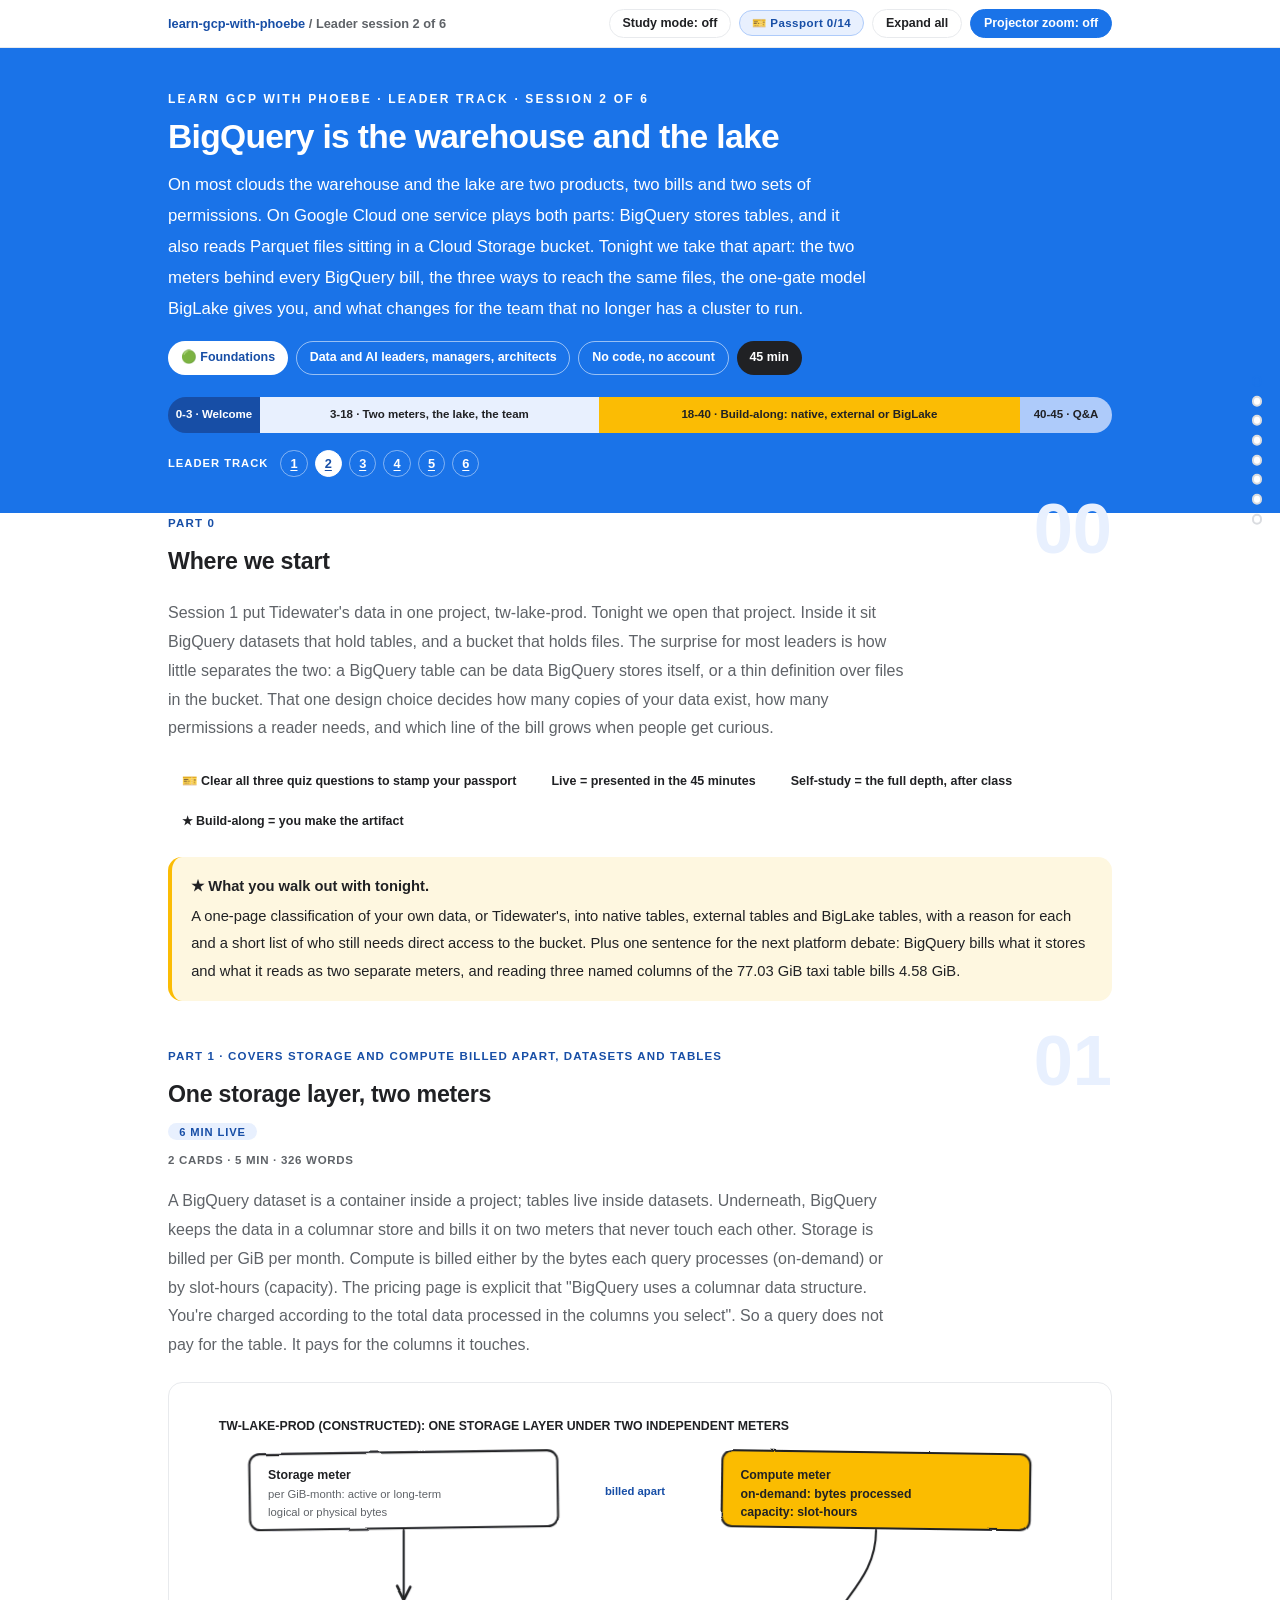
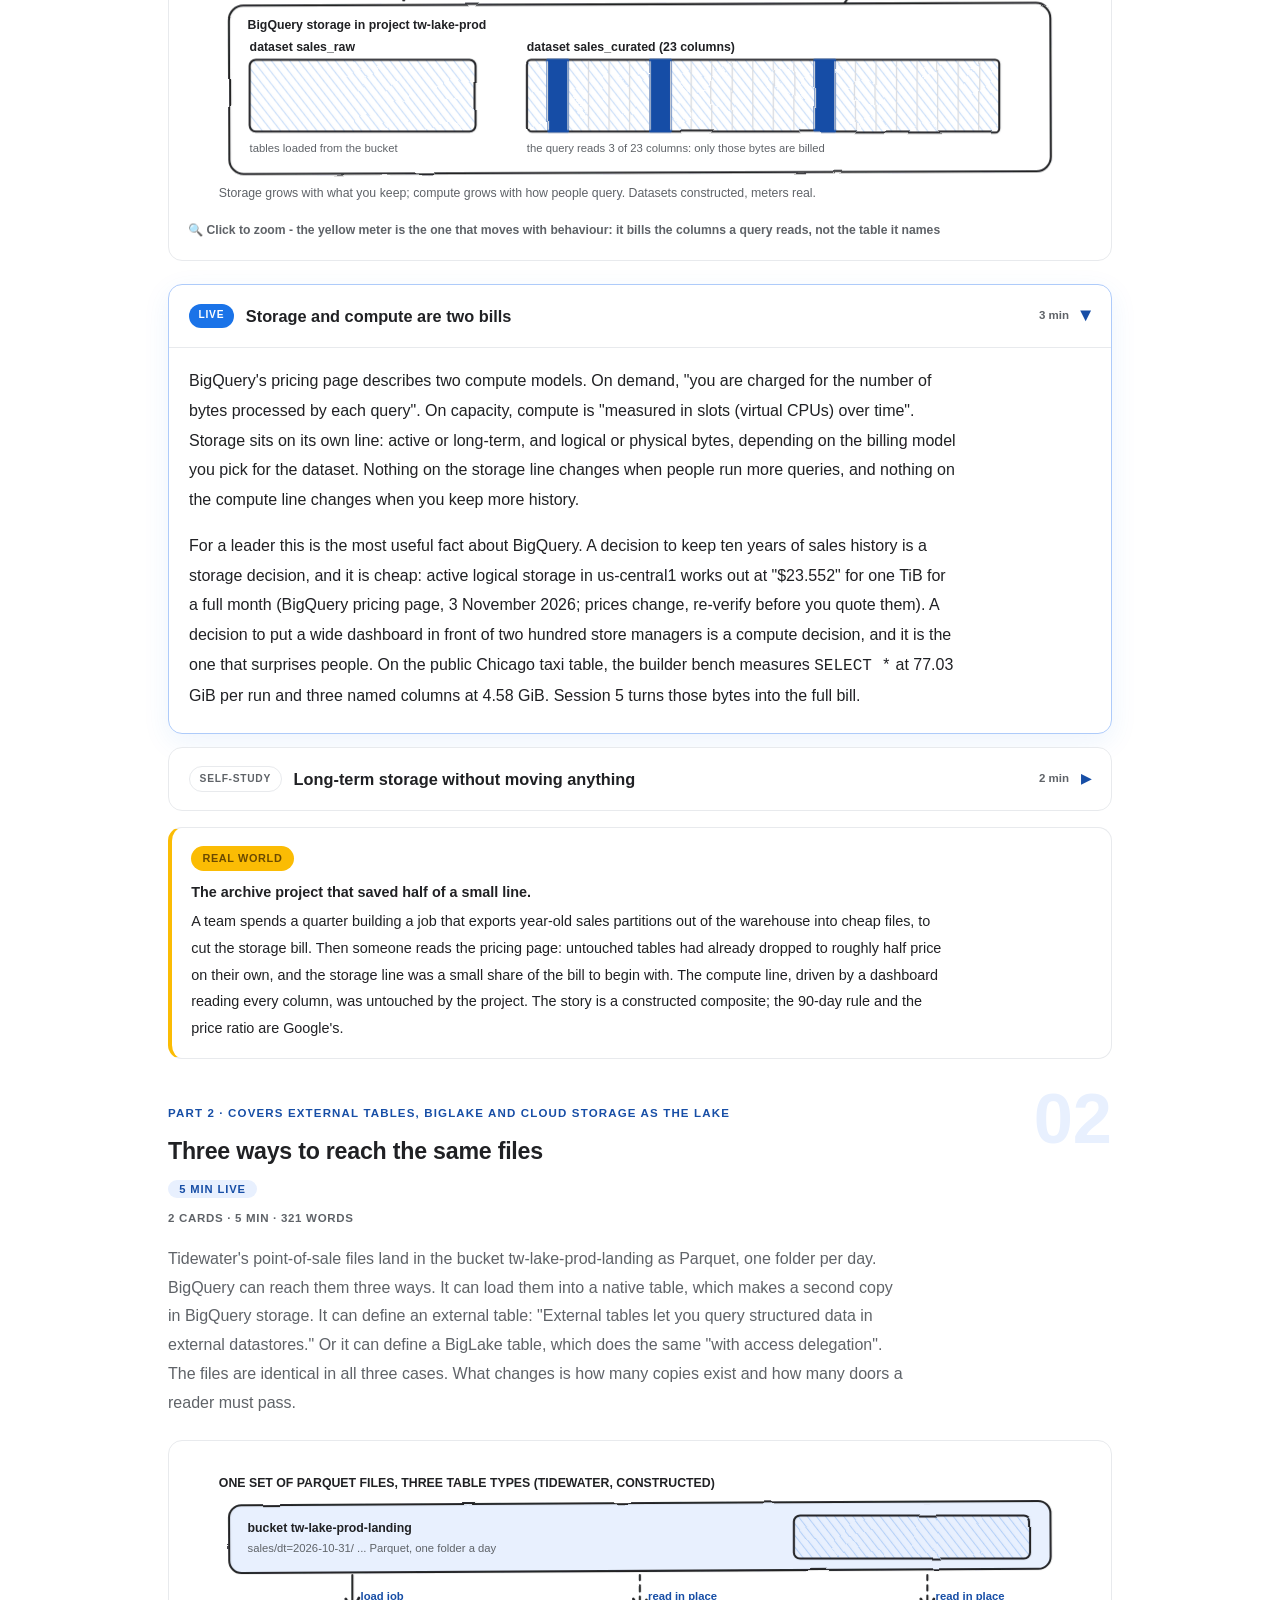
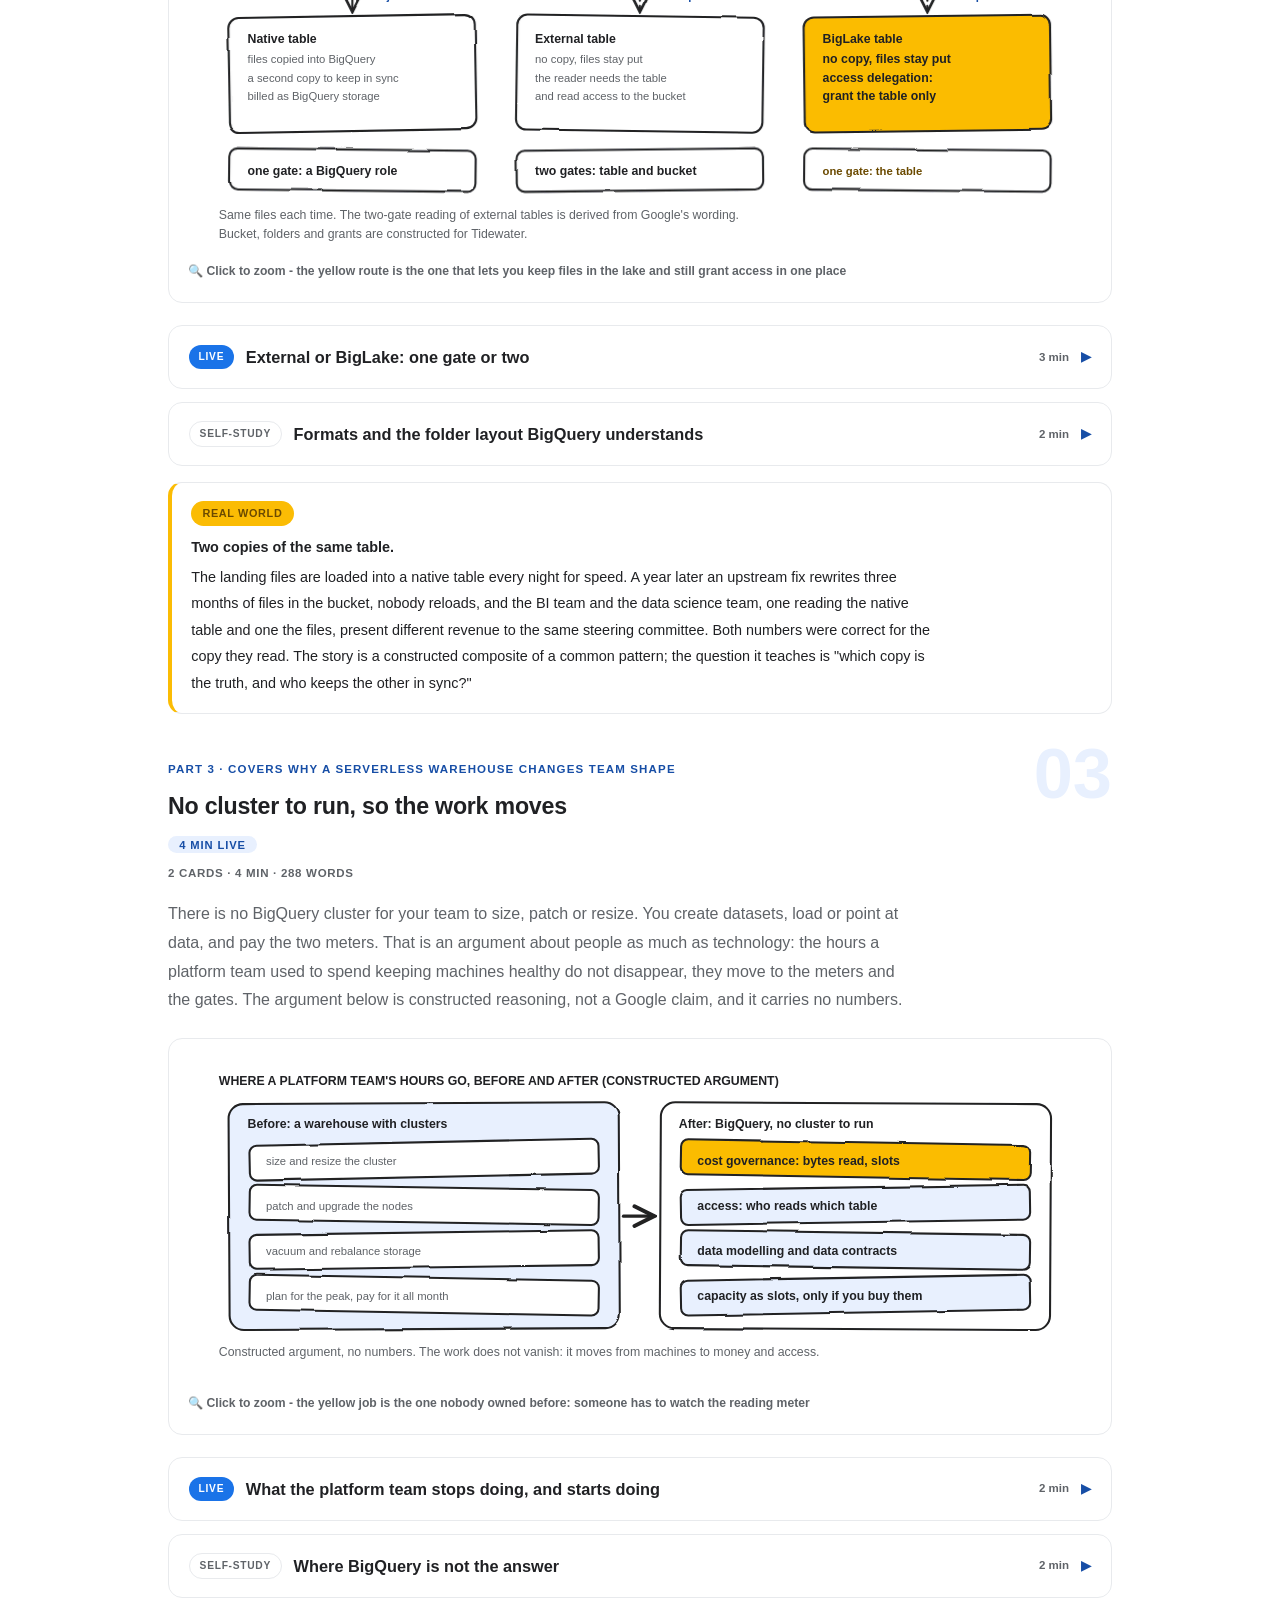
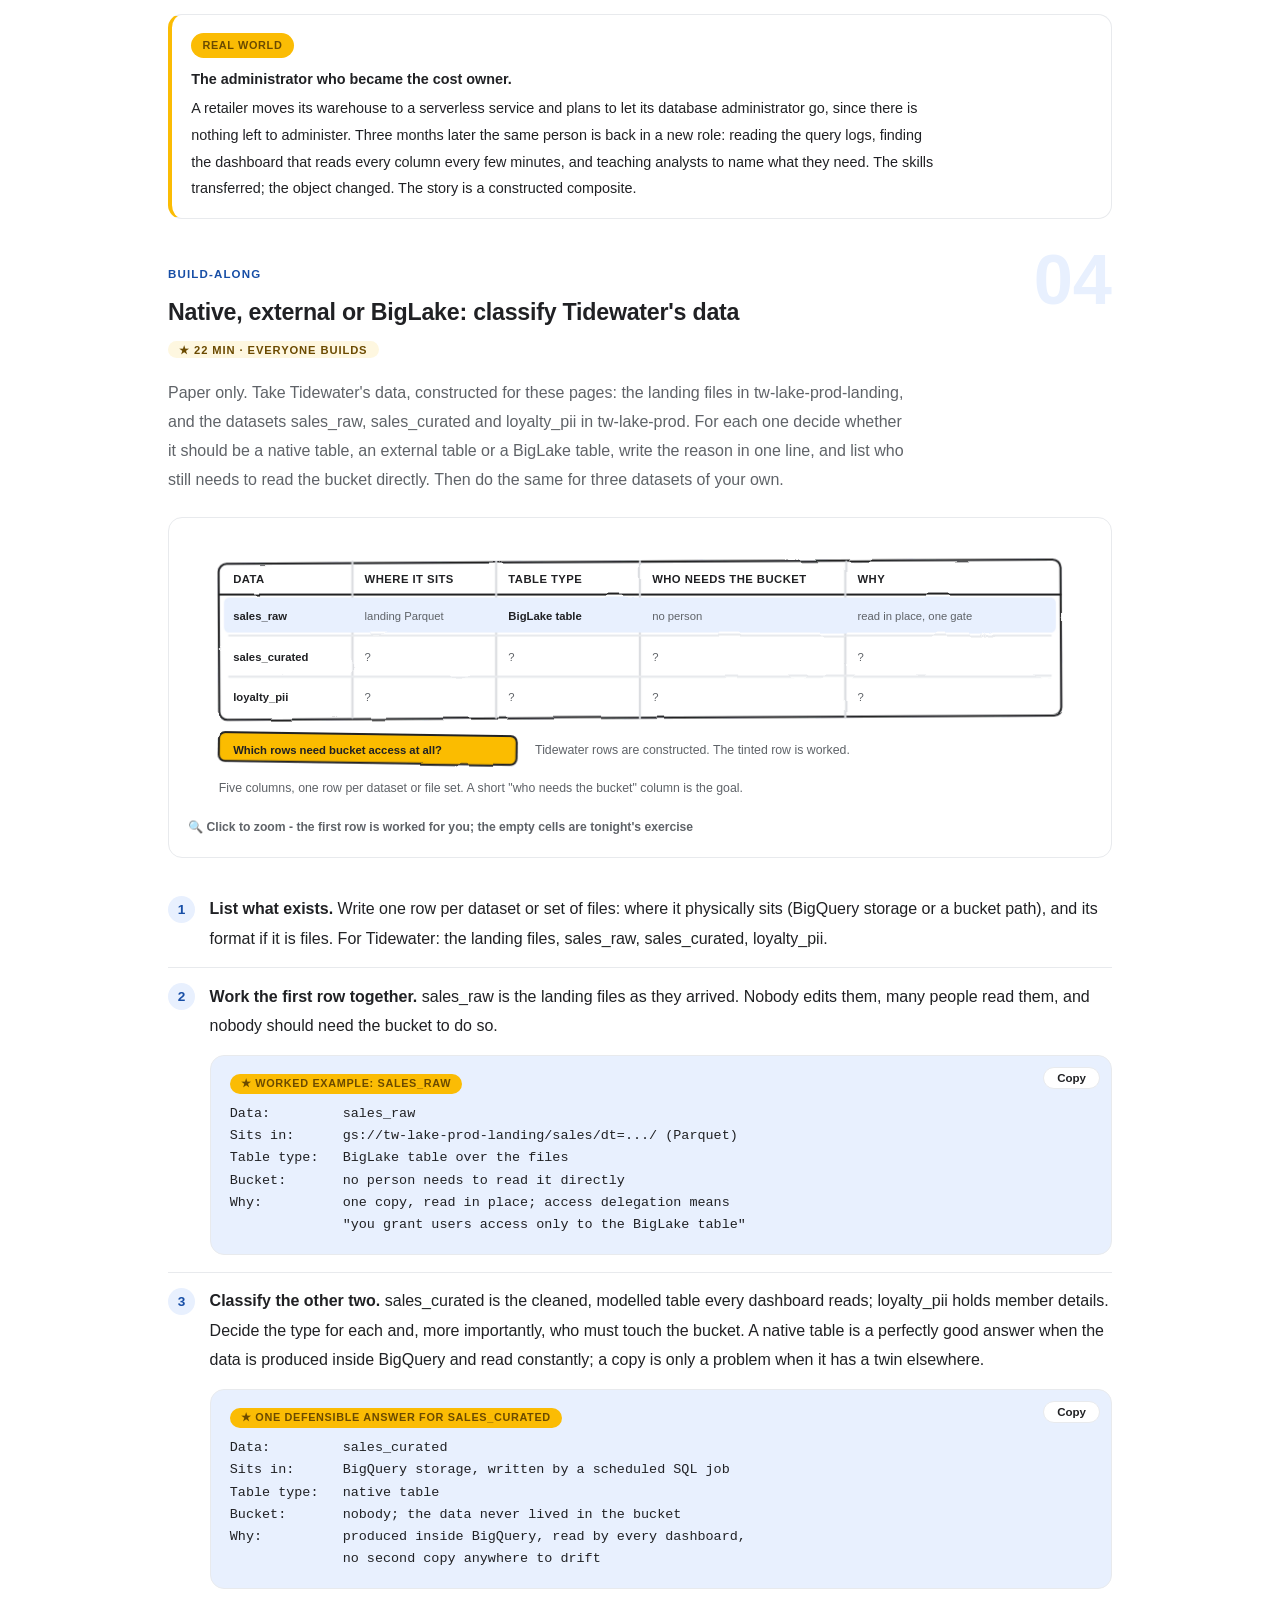
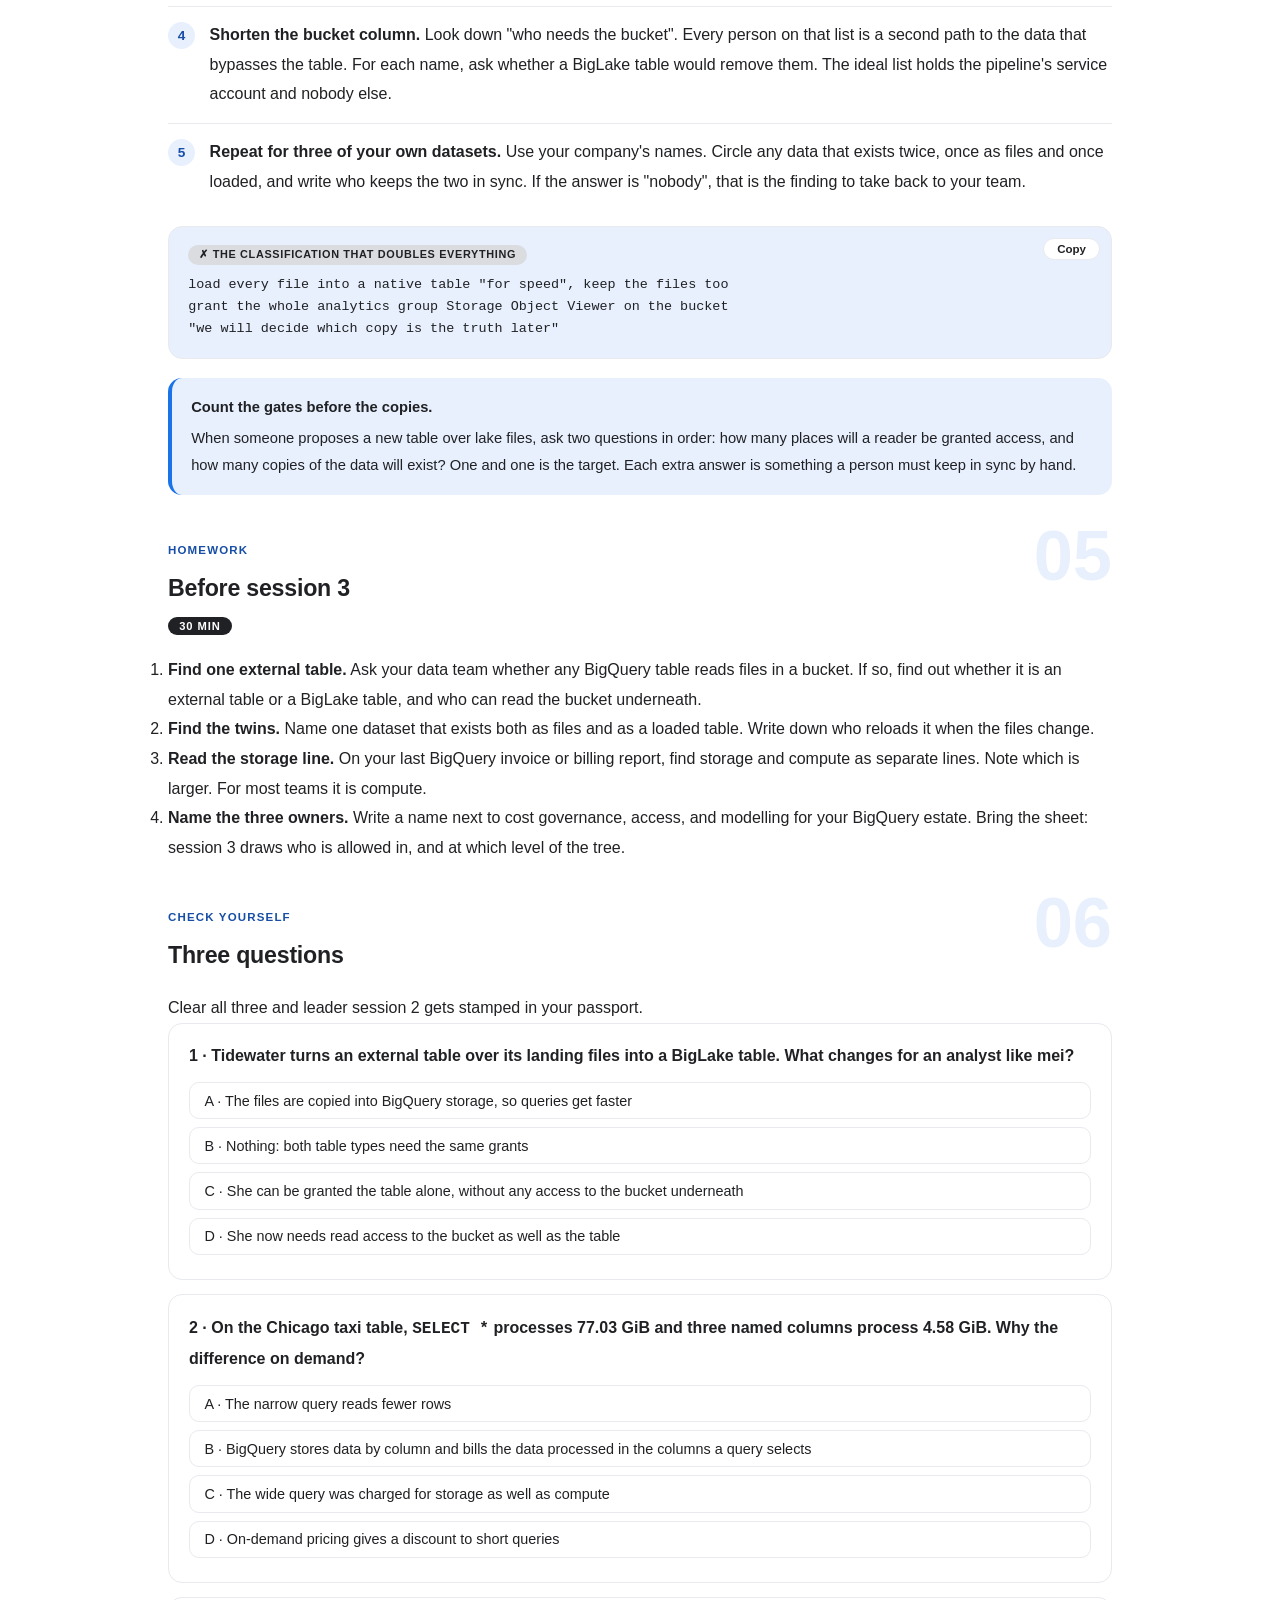
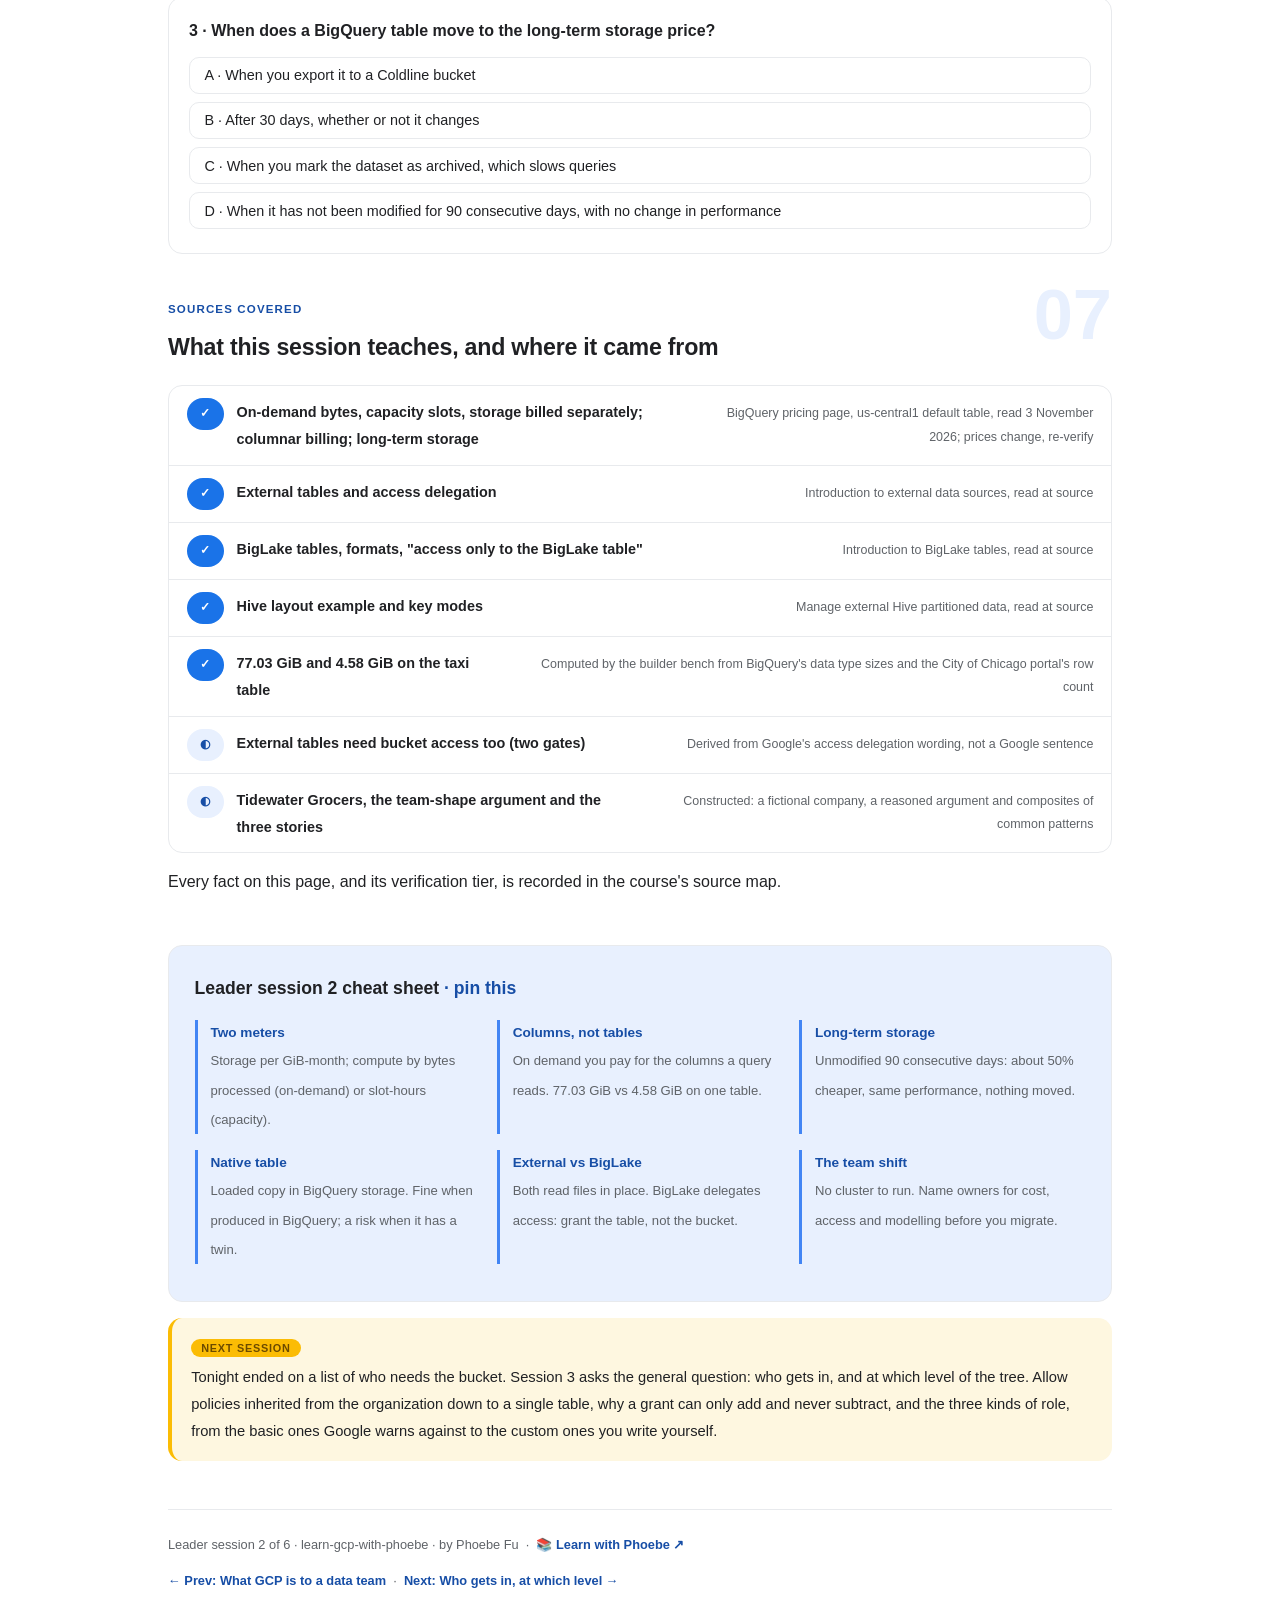
<file: courses/a2-bigquery-is-the-warehouse-and-the-lake.html>
<!DOCTYPE html>
<html lang="en">
<head>
<meta charset="UTF-8">
<meta name="viewport" content="width=device-width, initial-scale=1.0">
<!-- social:start -->
<meta name="description" content="Leader session 2 of 6. BigQuery bills storage and compute apart, reads only the columns you name, and queries Parquet files in Cloud Storage through external and BigLake tables. Why that changes the shape of a data platform team.">
<meta property="og:type" content="article">
<meta property="og:site_name" content="Learn with Phoebe">
<meta property="og:title" content="BigQuery is the warehouse and the lake - learn gcp with phoebe">
<meta property="og:description" content="Leader session 2 of 6. Two meters, one storage layer, three ways to read the same Parquet files, and one gate instead of two with BigLake.">
<meta property="og:url" content="https://phoebefu6.github.io/learn-gcp-with-phoebe/courses/a2-bigquery-is-the-warehouse-and-the-lake.html">
<meta property="og:image" content="https://phoebefu6.github.io/learn-gcp-with-phoebe/assets/og-cover.png">
<meta property="og:image:width" content="1200">
<meta property="og:image:height" content="630">
<meta name="twitter:card" content="summary_large_image">
<meta name="twitter:title" content="BigQuery is the warehouse and the lake - learn gcp with phoebe">
<meta name="twitter:description" content="Leader session 2 of 6. Storage and compute billed apart, external and BigLake tables, and the team a serverless warehouse needs.">
<meta name="twitter:image" content="https://phoebefu6.github.io/learn-gcp-with-phoebe/assets/og-cover.png">
<!-- social:end -->
<title>Leader session 2 · BigQuery is the warehouse and the lake - learn gcp with phoebe</title>
<link rel="stylesheet" href="../assets/style.css?v=2">
</head>
<body>

<div class="toolbar">
  <div class="wrap">
    <span class="crumb"><a href="../index.html">learn-gcp-with-phoebe</a> / Leader session 2 of 6</span>
    <button class="btn" id="toggle-all" type="button">Expand all</button>
    <button class="btn primary" id="zoom-toggle" type="button">Projector zoom: off</button>
  </div>
</div>

<header class="masthead">
  <div class="wrap">
    <div class="eyebrow">Learn GCP with Phoebe · Leader track · Session 2 of 6</div>
    <h1>BigQuery is the warehouse and <span class="accent">the lake</span></h1>
    <p class="sub">On most clouds the warehouse and the lake are two products, two bills and two sets of permissions. On Google Cloud one service plays both parts: BigQuery stores tables, and it also reads Parquet files sitting in a Cloud Storage bucket. Tonight we take that apart: the two meters behind every BigQuery bill, the three ways to reach the same files, the one-gate model BigLake gives you, and what changes for the team that no longer has a cluster to run.</p>
    <div class="chip-row">
      <span class="chip level">🟢 Foundations</span>
      <span class="chip audience">Data and AI leaders, managers, architects</span>
      <span class="chip audience">No code, no account</span>
      <span class="chip time">45 min</span>
    </div>
    <div class="agenda">
      <span class="a1" style="flex:1">0-3 · Welcome</span>
      <span class="a2" style="flex:4">3-18 · Two meters, the lake, the team</span>
      <span class="a3" style="flex:5">18-40 · Build-along: native, external or BigLake</span>
      <span class="a4" style="flex:1">40-45 · Q&amp;A</span>
    </div>
  </div>
</header>

<main class="wrap">

  <section class="section" id="intro">
    <div class="section-kicker">
      <span class="klabel">Part 0</span>
      <h2>Where we start</h2>
    </div>
    <p class="lede">Session 1 put Tidewater's data in one project, tw-lake-prod. Tonight we open that project. Inside it sit BigQuery datasets that hold tables, and a bucket that holds files. The surprise for most leaders is how little separates the two: a BigQuery table can be data BigQuery stores itself, or a thin definition over files in the bucket. That one design choice decides how many copies of your data exist, how many permissions a reader needs, and which line of the bill grows when people get curious.</p>

    <div class="legend">
      <span class="pill">🎫 Clear all three quiz questions to stamp your passport</span>
      <span class="pill">Live = presented in the 45 minutes</span>
      <span class="pill">Self-study = the full depth, after class</span>
      <span class="pill">★ Build-along = you make the artifact</span>
    </div>

    <div class="callout win">
      <p><strong>★ What you walk out with tonight.</strong> A one-page classification of your own data, or Tidewater's, into native tables, external tables and BigLake tables, with a reason for each and a short list of who still needs direct access to the bucket. Plus one sentence for the next platform debate: BigQuery bills what it stores and what it reads as two separate meters, and reading three named columns of the 77.03 GiB taxi table bills 4.58 GiB.</p>
    </div>
  </section>

  <section class="section" id="part-1">
    <div class="section-kicker">
      <span class="klabel">Part 1 · covers storage and compute billed apart, datasets and tables</span>
      <h2>One storage layer, two meters</h2>
      <span class="tag concept">6 min live</span>
    </div>
    <p class="lede">A BigQuery dataset is a container inside a project; tables live inside datasets. Underneath, BigQuery keeps the data in a columnar store and bills it on two meters that never touch each other. Storage is billed per GiB per month. Compute is billed either by the bytes each query processes (on-demand) or by slot-hours (capacity). The pricing page is explicit that "BigQuery uses a columnar data structure. You're charged according to the total data processed in the columns you select". So a query does not pay for the table. It pays for the columns it touches.</p>

    <figure class="zoomable">
      <svg viewBox="0 0 880 396" xmlns="http://www.w3.org/2000/svg" role="img" aria-label="Two meters above one storage layer. Left meter, storage, billed per GiB-month as active or long-term, logical or physical bytes, connects down to BigQuery storage in the constructed project tw-lake-prod. Right meter, compute, highlighted, billed by bytes processed on demand or by slot-hours on capacity, connects to a query. In the storage layer two datasets: sales_raw and sales_curated. The sales_curated table is drawn as 23 columns; the query reads 3 of them, and only those bytes are billed.">
        <defs>
          <filter id="a2aSk" x="-3%" y="-3%" width="106%" height="106%"><feTurbulence type="fractalNoise" baseFrequency="0.02" numOctaves="2" seed="52" result="n"/><feDisplacementMap in="SourceGraphic" in2="n" scale="2.4" xChannelSelector="R" yChannelSelector="G"/></filter>
          <pattern id="a2aHc" patternUnits="userSpaceOnUse" width="7" height="7" patternTransform="rotate(-38)"><line x1="0" y1="0" x2="0" y2="7" stroke="#1A73E8" stroke-width="1" opacity=".5"/></pattern>
          <marker id="a2aAr" viewBox="0 0 10 10" refX="9" refY="5" markerWidth="8" markerHeight="8" orient="auto"><path d="M1 1 L9 5 L1 9" fill="none" stroke="#202124" stroke-width="1.6" stroke-linecap="round"/></marker>
        </defs>
        <style>
          .a2aH { font: 800 12px Inter, sans-serif; fill: #202124; }
          .a2aL { font: 600 12px Inter, sans-serif; fill: #202124; }
          .a2aS { font: 400 11px Inter, sans-serif; fill: #5F6368; }
          .a2aA { font: 700 11px Inter, sans-serif; fill: #174EA6; }
          .a2aN { font: 400 12px Inter, sans-serif; fill: #5F6368; }
        </style>

        <text class="a2aH" x="30" y="26">TW-LAKE-PROD (CONSTRUCTED): ONE STORAGE LAYER UNDER TWO INDEPENDENT METERS</text>

        <g filter="url(#a2aSk)" fill="none" stroke="#202124" stroke-width="2" stroke-linecap="round" stroke-linejoin="round">
          <rect x="60" y="48" width="300" height="74" rx="10" transform="rotate(-0.8 210 85)" fill="#FFFFFF"/>
          <rect x="520" y="48" width="300" height="74" rx="10" transform="rotate(0.8 670 85)" fill="#FBBC04"/>
          <path d="M210 124 L210 192" marker-end="url(#a2aAr)"/>
          <path d="M670 124 C 670 180, 620 196, 620 244" marker-end="url(#a2aAr)"/>
          <rect x="40" y="196" width="800" height="164" rx="14" transform="rotate(-0.2 440 278)" fill="#FFFFFF"/>
          <rect x="60" y="250" width="220" height="70" rx="6" fill="url(#a2aHc)"/>
          <rect x="330" y="250" width="460" height="70" rx="4" fill="url(#a2aHc)"/>
          <rect x="350" y="250" width="20" height="70" fill="#174EA6" stroke="#174EA6"/>
          <rect x="450" y="250" width="20" height="70" fill="#174EA6" stroke="#174EA6"/>
          <rect x="610" y="250" width="20" height="70" fill="#174EA6" stroke="#174EA6"/>
          <path d="M350 252 L350 318 M370 252 L370 318 M390 252 L390 318 M410 252 L410 318 M430 252 L430 318 M450 252 L450 318 M470 252 L470 318 M490 252 L490 318 M510 252 L510 318 M530 252 L530 318 M550 252 L550 318 M570 252 L570 318 M590 252 L590 318 M610 252 L610 318 M630 252 L630 318 M650 252 L650 318 M670 252 L670 318 M690 252 L690 318 M710 252 L710 318 M730 252 L730 318 M750 252 L750 318 M770 252 L770 318" stroke="#DADCE0" stroke-width="1.2"/>
        </g>

        <text class="a2aL" x="78" y="74">Storage meter</text>
        <text class="a2aS" x="78" y="93">per GiB-month: active or long-term</text>
        <text class="a2aS" x="78" y="110">logical or physical bytes</text>
        <text class="a2aL" x="538" y="74">Compute meter</text>
        <text class="a2aL" x="538" y="93">on-demand: bytes processed</text>
        <text class="a2aL" x="538" y="110">capacity: slot-hours</text>
        <text class="a2aA" x="406" y="90">billed apart</text>

        <text class="a2aL" x="58" y="220">BigQuery storage in project tw-lake-prod</text>
        <text class="a2aL" x="60" y="242">dataset sales_raw</text>
        <text class="a2aL" x="330" y="242">dataset sales_curated (23 columns)</text>
        <text class="a2aS" x="60" y="340">tables loaded from the bucket</text>
        <text class="a2aS" x="330" y="340">the query reads 3 of 23 columns: only those bytes are billed</text>

        <text class="a2aN" x="30" y="384">Storage grows with what you keep; compute grows with how people query. Datasets constructed, meters real.</text>
      </svg>
      <figcaption>🔍 Click to zoom - the yellow meter is the one that moves with behaviour: it bills the columns a query reads, not the table it names</figcaption>
    </figure>

    <details class="card" open>
      <summary><span class="mode live">Live</span>Storage and compute are two bills<span class="mini">3 min</span><span class="caret">▶</span></summary>
      <div class="body">
        <p>BigQuery's pricing page describes two compute models. On demand, "you are charged for the number of bytes processed by each query". On capacity, compute is "measured in slots (virtual CPUs) over time". Storage sits on its own line: active or long-term, and logical or physical bytes, depending on the billing model you pick for the dataset. Nothing on the storage line changes when people run more queries, and nothing on the compute line changes when you keep more history.</p>
        <p>For a leader this is the most useful fact about BigQuery. A decision to keep ten years of sales history is a storage decision, and it is cheap: active logical storage in us-central1 works out at "$23.552" for one TiB for a full month (BigQuery pricing page, 3 November 2026; prices change, re-verify before you quote them). A decision to put a wide dashboard in front of two hundred store managers is a compute decision, and it is the one that surprises people. On the public Chicago taxi table, the builder bench measures <code>SELECT *</code> at 77.03 GiB per run and three named columns at 4.58 GiB. Session 5 turns those bytes into the full bill.</p>
      </div>
    </details>

    <details class="card">
      <summary><span class="mode self">Self-study</span>Long-term storage without moving anything<span class="mini">2 min</span><span class="caret">▶</span></summary>
      <div class="body">
        <p>BigQuery lowers the storage price on its own. When a table is not modified "for 90 consecutive days", its price "drops by approximately 50%", and the pricing page adds that there is "no difference in performance, durability, or availability" between active and long-term storage. Nobody exports anything, nobody moves anything, and queries read it exactly as before.</p>
        <p>The consequence for planning: an archive strategy that copies cold BigQuery tables out to cheaper files to save money is often solving a problem BigQuery already solved, and adds a second copy to govern. The clock resets when the data is modified, so a job that rewrites a whole table every night keeps all of it on the active price. Ask how your tables are written before you ask what they cost to keep.</p>
      </div>
    </details>

    <div class="callout example">
      <span class="ex-pill">Real world</span>
      <p><strong>The archive project that saved half of a small line.</strong> A team spends a quarter building a job that exports year-old sales partitions out of the warehouse into cheap files, to cut the storage bill. Then someone reads the pricing page: untouched tables had already dropped to roughly half price on their own, and the storage line was a small share of the bill to begin with. The compute line, driven by a dashboard reading every column, was untouched by the project. The story is a constructed composite; the 90-day rule and the price ratio are Google's.</p>
    </div>
  </section>

  <section class="section" id="part-2">
    <div class="section-kicker">
      <span class="klabel">Part 2 · covers external tables, BigLake and Cloud Storage as the lake</span>
      <h2>Three ways to reach the same files</h2>
      <span class="tag concept">5 min live</span>
    </div>
    <p class="lede">Tidewater's point-of-sale files land in the bucket tw-lake-prod-landing as Parquet, one folder per day. BigQuery can reach them three ways. It can load them into a native table, which makes a second copy in BigQuery storage. It can define an external table: "External tables let you query structured data in external datastores." Or it can define a BigLake table, which does the same "with access delegation". The files are identical in all three cases. What changes is how many copies exist and how many doors a reader must pass.</p>

    <figure class="zoomable">
      <svg viewBox="0 0 880 380" xmlns="http://www.w3.org/2000/svg" role="img" aria-label="At the top, the constructed bucket tw-lake-prod-landing holds Parquet files in folders named dt equals a date. Three routes go down to three table types. Native table: a load job copies the files into BigQuery storage, and a reader needs only a BigQuery role. External table: reads the files in place, and the reader needs the table and read access to the bucket, two gates. BigLake table, highlighted: reads the files in place with access delegation, and the reader is granted only the table, one gate.">
        <defs>
          <filter id="a2bSk" x="-3%" y="-3%" width="106%" height="106%"><feTurbulence type="fractalNoise" baseFrequency="0.02" numOctaves="2" seed="63" result="n"/><feDisplacementMap in="SourceGraphic" in2="n" scale="2.4" xChannelSelector="R" yChannelSelector="G"/></filter>
          <pattern id="a2bHc" patternUnits="userSpaceOnUse" width="7" height="7" patternTransform="rotate(-38)"><line x1="0" y1="0" x2="0" y2="7" stroke="#1A73E8" stroke-width="1" opacity=".5"/></pattern>
          <marker id="a2bAr" viewBox="0 0 10 10" refX="9" refY="5" markerWidth="8" markerHeight="8" orient="auto"><path d="M1 1 L9 5 L1 9" fill="none" stroke="#202124" stroke-width="1.6" stroke-linecap="round"/></marker>
        </defs>
        <style>
          .a2bH { font: 800 12px Inter, sans-serif; fill: #202124; }
          .a2bL { font: 600 12px Inter, sans-serif; fill: #202124; }
          .a2bS { font: 400 11px Inter, sans-serif; fill: #5F6368; }
          .a2bA { font: 700 11px Inter, sans-serif; fill: #174EA6; }
          .a2bB { font: 800 11px Inter, sans-serif; fill: #6B4A00; }
          .a2bN { font: 400 12px Inter, sans-serif; fill: #5F6368; }
        </style>

        <text class="a2bH" x="30" y="26">ONE SET OF PARQUET FILES, THREE TABLE TYPES (TIDEWATER, CONSTRUCTED)</text>

        <g filter="url(#a2bSk)" fill="none" stroke="#202124" stroke-width="2" stroke-linecap="round" stroke-linejoin="round">
          <rect x="40" y="42" width="800" height="66" rx="12" transform="rotate(-0.3 440 75)" fill="#E8F0FE"/>
          <rect x="590" y="54" width="230" height="42" rx="6" fill="url(#a2bHc)"/>
          <path d="M160 112 L160 148" marker-end="url(#a2bAr)"/>
          <path d="M440 112 L440 148" stroke-dasharray="5 5" marker-end="url(#a2bAr)"/>
          <path d="M720 112 L720 148" stroke-dasharray="5 5" marker-end="url(#a2bAr)"/>
          <rect x="40" y="152" width="240" height="112" rx="10" transform="rotate(-1 160 208)" fill="#FFFFFF"/>
          <rect x="320" y="152" width="240" height="112" rx="10" transform="rotate(0.8 440 208)" fill="#FFFFFF"/>
          <rect x="600" y="152" width="240" height="112" rx="10" transform="rotate(-0.7 720 208)" fill="#FBBC04"/>
          <rect x="40" y="282" width="240" height="40" rx="8" transform="rotate(0.6 160 302)" fill="#FFFFFF"/>
          <rect x="320" y="282" width="240" height="40" rx="8" transform="rotate(-0.6 440 302)" fill="#FFFFFF"/>
          <rect x="600" y="282" width="240" height="40" rx="8" transform="rotate(0.5 720 302)" fill="#FFFFFF"/>
        </g>

        <text class="a2bL" x="58" y="70">bucket tw-lake-prod-landing</text>
        <text class="a2bS" x="58" y="90">sales/dt=2026-10-31/ ... Parquet, one folder a day</text>
        <text class="a2bA" x="168" y="136">load job</text>
        <text class="a2bA" x="448" y="136">read in place</text>
        <text class="a2bA" x="728" y="136">read in place</text>

        <text class="a2bL" x="58" y="178">Native table</text>
        <text class="a2bS" x="58" y="198">files copied into BigQuery</text>
        <text class="a2bS" x="58" y="216">a second copy to keep in sync</text>
        <text class="a2bS" x="58" y="234">billed as BigQuery storage</text>

        <text class="a2bL" x="338" y="178">External table</text>
        <text class="a2bS" x="338" y="198">no copy, files stay put</text>
        <text class="a2bS" x="338" y="216">the reader needs the table</text>
        <text class="a2bS" x="338" y="234">and read access to the bucket</text>

        <text class="a2bL" x="618" y="178">BigLake table</text>
        <text class="a2bL" x="618" y="198">no copy, files stay put</text>
        <text class="a2bL" x="618" y="216">access delegation:</text>
        <text class="a2bL" x="618" y="234">grant the table only</text>

        <text class="a2bL" x="58" y="307">one gate: a BigQuery role</text>
        <text class="a2bL" x="338" y="307">two gates: table and bucket</text>
        <text class="a2bB" x="618" y="307">one gate: the table</text>

        <text class="a2bN" x="30" y="350">Same files each time. The two-gate reading of external tables is derived from Google's wording.</text>
        <text class="a2bN" x="30" y="368">Bucket, folders and grants are constructed for Tidewater.</text>
      </svg>
      <figcaption>🔍 Click to zoom - the yellow route is the one that lets you keep files in the lake and still grant access in one place</figcaption>
    </figure>

    <details class="card">
      <summary><span class="mode live">Live</span>External or BigLake: one gate or two<span class="mini">3 min</span><span class="caret">▶</span></summary>
      <div class="body">
        <p>Google's introduction to external data sources puts the difference in one sentence: "Access delegation decouples access to the BigLake table from access to the underlying datastore." The BigLake page spells out the consequence: "you grant users access only to the BigLake table, not to the underlying datastore."</p>
        <p>Read the other way round, that is the cost of a plain external table: without delegation, whoever queries it also needs to be able to read the files. That reading is ours, derived from Google's wording, but it matches what teams feel in practice. Every analyst who can query the external table can also open the bucket directly, outside any table definition, which is a second access path to govern. With BigLake, the bucket can stay closed to people and open only to the table.</p>
        <table class="clean">
          <tr><th>Table type</th><th>Copies of the data</th><th>What a reader is granted</th></tr>
          <tr><td>Native</td><td>Two: the files and BigQuery storage</td><td>The BigQuery table or dataset</td></tr>
          <tr><td>External</td><td>One: the files</td><td>The table, and read access to the files (derived)</td></tr>
          <tr><td>BigLake</td><td>One: the files</td><td>The table only, through access delegation</td></tr>
        </table>
      </div>
    </details>

    <details class="card">
      <summary><span class="mode self">Self-study</span>Formats and the folder layout BigQuery understands<span class="mini">2 min</span><span class="caret">▶</span></summary>
      <div class="body">
        <p>The BigLake page lists the formats it supports: Avro, CSV, Delta Lake, Iceberg, JSON, ORC and Parquet. The same page says BigLake tables reach "Cloud Storage, Amazon S3, and Blob Storage", so the lake does not have to be on Google Cloud at all.</p>
        <p>When files are laid out in folders named after a key, BigQuery can read the key from the path. Google's own example of the default layout is <code>gs://my_bucket/my_table/dt=2019-10-31/lang=en/my_filename</code>; for Tidewater that becomes <code>gs://tw-lake-prod-landing/sales/dt=2026-10-31/</code>. The hive partitioned data page names three modes for the keys: AUTO, where "Key names and types are automatically detected", STRINGS, and CUSTOM. A query that filters on <code>dt</code> then opens only the matching folders. Builder session 1 builds exactly this layout on a laptop and counts the files a filter opens.</p>
        <p>Choosing between Delta Lake, Iceberg and plain Parquet is a lakehouse decision, and it has its own home: <a href="https://phoebefu6.github.io/learn-databricks-with-phoebe/">Learn Databricks with Phoebe</a>.</p>
      </div>
    </details>

    <div class="callout example">
      <span class="ex-pill">Real world</span>
      <p><strong>Two copies of the same table.</strong> The landing files are loaded into a native table every night for speed. A year later an upstream fix rewrites three months of files in the bucket, nobody reloads, and the BI team and the data science team, one reading the native table and one the files, present different revenue to the same steering committee. Both numbers were correct for the copy they read. The story is a constructed composite of a common pattern; the question it teaches is "which copy is the truth, and who keeps the other in sync?"</p>
    </div>
  </section>

  <section class="section" id="part-3">
    <div class="section-kicker">
      <span class="klabel">Part 3 · covers why a serverless warehouse changes team shape</span>
      <h2>No cluster to run, so the work moves</h2>
      <span class="tag concept">4 min live</span>
    </div>
    <p class="lede">There is no BigQuery cluster for your team to size, patch or resize. You create datasets, load or point at data, and pay the two meters. That is an argument about people as much as technology: the hours a platform team used to spend keeping machines healthy do not disappear, they move to the meters and the gates. The argument below is constructed reasoning, not a Google claim, and it carries no numbers.</p>

    <figure class="zoomable">
      <svg viewBox="0 0 880 316" xmlns="http://www.w3.org/2000/svg" role="img" aria-label="A before and after sketch of a platform team's work. Left panel, a warehouse with clusters: size and resize the cluster, patch and upgrade nodes, vacuum and rebalance storage, plan peak capacity. An arrow points right. Right panel, BigQuery: cost governance of bytes and slots, highlighted; access, who reads which table; data modelling and contracts; capacity as slots, only if you buy them. A note says the argument is constructed and carries no numbers.">
        <defs>
          <filter id="a2cSk" x="-3%" y="-3%" width="106%" height="106%"><feTurbulence type="fractalNoise" baseFrequency="0.02" numOctaves="2" seed="74" result="n"/><feDisplacementMap in="SourceGraphic" in2="n" scale="2.4" xChannelSelector="R" yChannelSelector="G"/></filter>
          <marker id="a2cAr" viewBox="0 0 10 10" refX="9" refY="5" markerWidth="8" markerHeight="8" orient="auto"><path d="M1 1 L9 5 L1 9" fill="none" stroke="#202124" stroke-width="1.6" stroke-linecap="round"/></marker>
        </defs>
        <style>
          .a2cH { font: 800 12px Inter, sans-serif; fill: #202124; }
          .a2cL { font: 600 12px Inter, sans-serif; fill: #202124; }
          .a2cS { font: 400 11px Inter, sans-serif; fill: #5F6368; }
          .a2cA { font: 700 11px Inter, sans-serif; fill: #174EA6; }
          .a2cN { font: 400 12px Inter, sans-serif; fill: #5F6368; }
        </style>

        <text class="a2cH" x="30" y="26">WHERE A PLATFORM TEAM'S HOURS GO, BEFORE AND AFTER (CONSTRUCTED ARGUMENT)</text>

        <g filter="url(#a2cSk)" fill="none" stroke="#202124" stroke-width="2" stroke-linecap="round" stroke-linejoin="round">
          <rect x="40" y="44" width="380" height="220" rx="14" transform="rotate(-0.3 230 154)" fill="#E8F0FE"/>
          <rect x="460" y="44" width="380" height="220" rx="14" transform="rotate(0.3 650 154)" fill="#FFFFFF"/>
          <rect x="60" y="82" width="340" height="34" rx="7" transform="rotate(-1.2 230 99)" fill="#FFFFFF"/>
          <rect x="60" y="126" width="340" height="34" rx="7" transform="rotate(0.9 230 143)" fill="#FFFFFF"/>
          <rect x="60" y="170" width="340" height="34" rx="7" transform="rotate(-0.8 230 187)" fill="#FFFFFF"/>
          <rect x="60" y="214" width="340" height="34" rx="7" transform="rotate(1 230 231)" fill="#FFFFFF"/>
          <rect x="480" y="82" width="340" height="34" rx="7" transform="rotate(1 650 99)" fill="#FBBC04"/>
          <rect x="480" y="126" width="340" height="34" rx="7" transform="rotate(-0.9 650 143)" fill="#E8F0FE"/>
          <rect x="480" y="170" width="340" height="34" rx="7" transform="rotate(0.8 650 187)" fill="#E8F0FE"/>
          <rect x="480" y="214" width="340" height="34" rx="7" transform="rotate(-1 650 231)" fill="#E8F0FE"/>
          <path d="M424 154 L454 154" stroke-width="3" marker-end="url(#a2cAr)"/>
        </g>

        <text class="a2cL" x="58" y="68">Before: a warehouse with clusters</text>
        <text class="a2cL" x="478" y="68">After: BigQuery, no cluster to run</text>
        <text class="a2cS" x="76" y="104">size and resize the cluster</text>
        <text class="a2cS" x="76" y="148">patch and upgrade the nodes</text>
        <text class="a2cS" x="76" y="192">vacuum and rebalance storage</text>
        <text class="a2cS" x="76" y="236">plan for the peak, pay for it all month</text>
        <text class="a2cL" x="496" y="104">cost governance: bytes read, slots</text>
        <text class="a2cL" x="496" y="148">access: who reads which table</text>
        <text class="a2cL" x="496" y="192">data modelling and data contracts</text>
        <text class="a2cL" x="496" y="236">capacity as slots, only if you buy them</text>

        <text class="a2cN" x="30" y="290">Constructed argument, no numbers. The work does not vanish: it moves from machines to money and access.</text>
      </svg>
      <figcaption>🔍 Click to zoom - the yellow job is the one nobody owned before: someone has to watch the reading meter</figcaption>
    </figure>

    <details class="card">
      <summary><span class="mode live">Live</span>What the platform team stops doing, and starts doing<span class="mini">2 min</span><span class="caret">▶</span></summary>
      <div class="body">
        <p>Constructed reasoning, for discussion. When there is no cluster, the classic database-administration work of sizing, patching and rebalancing has no object. Three jobs grow in its place. First, cost governance: on-demand billing turns every analyst's query habit into a line on the bill, so somebody must own the reading meter, set guardrails and teach people to name columns. Second, access: with tables over files, the question "who can read the bucket, and who can only read the table?" becomes a design decision, not an afterthought. Third, modelling and contracts: when anyone can create a table in minutes, the hard part is agreeing which table is the truth.</p>
        <p>The leadership move is to name an owner for each of the three before the migration, not after the first surprising invoice. Sessions 3 and 5 give the owners their tools: IAM down the hierarchy, and the full anatomy of the bill.</p>
      </div>
    </details>

    <details class="card">
      <summary><span class="mode self">Self-study</span>Where BigQuery is not the answer<span class="mini">2 min</span><span class="caret">▶</span></summary>
      <div class="body">
        <p>BigQuery is an analytical store: it is built to read many rows and few columns. It is not the place for an application's transactions, where each request writes or reads one row and must answer in milliseconds. Google Cloud has other products for those shapes; Bigtable and Spanner are the names you will hear, and these pages do not teach them. If a proposal puts a checkout system or a per-customer lookup API directly on BigQuery, ask what the read pattern is before anything else.</p>
        <p>Two neighbouring topics have their own homes. How to model a warehouse (facts, dimensions, slowly changing history) is in <a href="https://phoebefu6.github.io/learn-data-warehouse-with-phoebe/">Learn Data Warehouse with Phoebe</a>. Open table formats and the lakehouse pattern are in <a href="https://phoebefu6.github.io/learn-databricks-with-phoebe/">Learn Databricks with Phoebe</a>. What stays here is what is specific to BigQuery: the meters, the table types and the gates.</p>
      </div>
    </details>

    <div class="callout example">
      <span class="ex-pill">Real world</span>
      <p><strong>The administrator who became the cost owner.</strong> A retailer moves its warehouse to a serverless service and plans to let its database administrator go, since there is nothing left to administer. Three months later the same person is back in a new role: reading the query logs, finding the dashboard that reads every column every few minutes, and teaching analysts to name what they need. The skills transferred; the object changed. The story is a constructed composite.</p>
    </div>
  </section>

  <section class="section" id="demo-1">
    <div class="section-kicker">
      <span class="klabel">Build-along</span>
      <h2>Native, external or BigLake: classify Tidewater's data</h2>
      <span class="tag demo">★ 22 min · everyone builds</span>
    </div>
    <p class="lede">Paper only. Take Tidewater's data, constructed for these pages: the landing files in tw-lake-prod-landing, and the datasets sales_raw, sales_curated and loyalty_pii in tw-lake-prod. For each one decide whether it should be a native table, an external table or a BigLake table, write the reason in one line, and list who still needs to read the bucket directly. Then do the same for three datasets of your own.</p>

    <figure class="zoomable">
      <svg viewBox="0 0 880 262" xmlns="http://www.w3.org/2000/svg" role="img" aria-label="A hand-drawn worksheet with five columns: data, where it sits, table type, who needs the bucket, why. The first row is worked for the constructed Tidewater: sales_raw, Parquet files in the landing bucket, BigLake table, no person, read in place with one gate. The rows for sales_curated and loyalty_pii are left blank for you. A yellow tab asks which rows need bucket access at all.">
        <defs>
          <filter id="a2dSk" x="-3%" y="-3%" width="106%" height="106%"><feTurbulence type="fractalNoise" baseFrequency="0.02" numOctaves="2" seed="85" result="n"/><feDisplacementMap in="SourceGraphic" in2="n" scale="2.4" xChannelSelector="R" yChannelSelector="G"/></filter>
        </defs>
        <style>
          .a2dH { font: 800 11px Inter, sans-serif; fill: #202124; letter-spacing: .04em; }
          .a2dL { font: 600 11px Inter, sans-serif; fill: #202124; }
          .a2dS { font: 400 11px Inter, sans-serif; fill: #5F6368; }
          .a2dN { font: 400 12px Inter, sans-serif; fill: #5F6368; }
        </style>

        <g filter="url(#a2dSk)" fill="none" stroke="#202124" stroke-width="2" stroke-linecap="round" stroke-linejoin="round">
          <rect x="30" y="24" width="820" height="152" rx="8" transform="rotate(-0.3 440 100)" fill="#FFFFFF"/>
          <path d="M30 56 L850 56"/>
          <path d="M160 24 L160 176 M300 24 L300 176 M440 24 L440 176 M640 24 L640 176" stroke="#DADCE0"/>
          <path d="M40 96 L840 96 M40 136 L840 136" stroke="#E8EAED"/>
          <rect x="36" y="60" width="808" height="32" rx="4" fill="#E8F0FE" stroke="#E8F0FE"/>
          <rect x="30" y="192" width="290" height="28" rx="6" transform="rotate(0.8 175 206)" fill="#FBBC04"/>
        </g>

        <text class="a2dH" x="44" y="45">DATA</text>
        <text class="a2dH" x="172" y="45">WHERE IT SITS</text>
        <text class="a2dH" x="312" y="45">TABLE TYPE</text>
        <text class="a2dH" x="452" y="45">WHO NEEDS THE BUCKET</text>
        <text class="a2dH" x="652" y="45">WHY</text>
        <text class="a2dL" x="44" y="81">sales_raw</text>
        <text class="a2dS" x="172" y="81">landing Parquet</text>
        <text class="a2dL" x="312" y="81">BigLake table</text>
        <text class="a2dS" x="452" y="81">no person</text>
        <text class="a2dS" x="652" y="81">read in place, one gate</text>
        <text class="a2dL" x="44" y="121">sales_curated</text>
        <text class="a2dS" x="172" y="121">?</text>
        <text class="a2dS" x="312" y="121">?</text>
        <text class="a2dS" x="452" y="121">?</text>
        <text class="a2dS" x="652" y="121">?</text>
        <text class="a2dL" x="44" y="160">loyalty_pii</text>
        <text class="a2dS" x="172" y="160">?</text>
        <text class="a2dS" x="312" y="160">?</text>
        <text class="a2dS" x="452" y="160">?</text>
        <text class="a2dS" x="652" y="160">?</text>
        <text class="a2dL" x="44" y="211">Which rows need bucket access at all?</text>

        <text class="a2dN" x="338" y="211">Tidewater rows are constructed. The tinted row is worked.</text>
        <text class="a2dN" x="30" y="248">Five columns, one row per dataset or file set. A short "who needs the bucket" column is the goal.</text>
      </svg>
      <figcaption>🔍 Click to zoom - the first row is worked for you; the empty cells are tonight's exercise</figcaption>
    </figure>

    <div class="steps">
      <div class="step">
        <p><strong>List what exists.</strong> Write one row per dataset or set of files: where it physically sits (BigQuery storage or a bucket path), and its format if it is files. For Tidewater: the landing files, sales_raw, sales_curated, loyalty_pii.</p>
      </div>
      <div class="step">
        <p><strong>Work the first row together.</strong> sales_raw is the landing files as they arrived. Nobody edits them, many people read them, and nobody should need the bucket to do so.</p>
        <div class="prompt-box good"><span class="label">★ Worked example: sales_raw</span>Data:         sales_raw
Sits in:      gs://tw-lake-prod-landing/sales/dt=.../ (Parquet)
Table type:   BigLake table over the files
Bucket:       no person needs to read it directly
Why:          one copy, read in place; access delegation means
              "you grant users access only to the BigLake table"</div>
      </div>
      <div class="step">
        <p><strong>Classify the other two.</strong> sales_curated is the cleaned, modelled table every dashboard reads; loyalty_pii holds member details. Decide the type for each and, more importantly, who must touch the bucket. A native table is a perfectly good answer when the data is produced inside BigQuery and read constantly; a copy is only a problem when it has a twin elsewhere.</p>
        <div class="prompt-box good"><span class="label">★ One defensible answer for sales_curated</span>Data:         sales_curated
Sits in:      BigQuery storage, written by a scheduled SQL job
Table type:   native table
Bucket:       nobody; the data never lived in the bucket
Why:          produced inside BigQuery, read by every dashboard,
              no second copy anywhere to drift</div>
      </div>
      <div class="step">
        <p><strong>Shorten the bucket column.</strong> Look down "who needs the bucket". Every person on that list is a second path to the data that bypasses the table. For each name, ask whether a BigLake table would remove them. The ideal list holds the pipeline's service account and nobody else.</p>
      </div>
      <div class="step">
        <p><strong>Repeat for three of your own datasets.</strong> Use your company's names. Circle any data that exists twice, once as files and once loaded, and write who keeps the two in sync. If the answer is "nobody", that is the finding to take back to your team.</p>
      </div>
    </div>

    <div class="prompt-box bad"><span class="label">✗ The classification that doubles everything</span>load every file into a native table "for speed", keep the files too
grant the whole analytics group Storage Object Viewer on the bucket
"we will decide which copy is the truth later"</div>

    <div class="callout tip">
      <p><strong>Count the gates before the copies.</strong> When someone proposes a new table over lake files, ask two questions in order: how many places will a reader be granted access, and how many copies of the data will exist? One and one is the target. Each extra answer is something a person must keep in sync by hand.</p>
    </div>
  </section>

  <section class="section" id="exercise">
    <div class="section-kicker">
      <span class="klabel">Homework</span>
      <h2>Before session 3</h2>
      <span class="tag exercise">30 min</span>
    </div>
    <ol>
      <li><strong>Find one external table.</strong> Ask your data team whether any BigQuery table reads files in a bucket. If so, find out whether it is an external table or a BigLake table, and who can read the bucket underneath.</li>
      <li><strong>Find the twins.</strong> Name one dataset that exists both as files and as a loaded table. Write down who reloads it when the files change.</li>
      <li><strong>Read the storage line.</strong> On your last BigQuery invoice or billing report, find storage and compute as separate lines. Note which is larger. For most teams it is compute.</li>
      <li><strong>Name the three owners.</strong> Write a name next to cost governance, access, and modelling for your BigQuery estate. Bring the sheet: session 3 draws who is allowed in, and at which level of the tree.</li>
    </ol>
  </section>

  <section class="section" id="quiz">
    <div class="section-kicker">
      <span class="klabel">Check yourself</span>
      <h2>Three questions</h2>
    </div>
    <p>Clear all three and leader session 2 gets stamped in your passport.</p>

    <div class="quiz-q" data-answer="2">
      <p class="qtext">1 · Tidewater turns an external table over its landing files into a BigLake table. What changes for an analyst like mei?</p>
      <button class="qopt" type="button">A · The files are copied into BigQuery storage, so queries get faster</button>
      <button class="qopt" type="button">B · Nothing: both table types need the same grants</button>
      <button class="qopt" type="button">C · She can be granted the table alone, without any access to the bucket underneath</button>
      <button class="qopt" type="button">D · She now needs read access to the bucket as well as the table</button>
      <p class="qwhy">With access delegation, "you grant users access only to the BigLake table, not to the underlying datastore." The files stay where they are; the second gate goes away.</p>
    </div>

    <div class="quiz-q" data-answer="1">
      <p class="qtext">2 · On the Chicago taxi table, <code>SELECT *</code> processes 77.03 GiB and three named columns process 4.58 GiB. Why the difference on demand?</p>
      <button class="qopt" type="button">A · The narrow query reads fewer rows</button>
      <button class="qopt" type="button">B · BigQuery stores data by column and bills the data processed in the columns a query selects</button>
      <button class="qopt" type="button">C · The wide query was charged for storage as well as compute</button>
      <button class="qopt" type="button">D · On-demand pricing gives a discount to short queries</button>
      <p class="qwhy">Both queries read all 211,670,894 rows. "You're charged according to the total data processed in the columns you select", so dropping 20 of 23 columns drops most of the bytes.</p>
    </div>

    <div class="quiz-q" data-answer="3">
      <p class="qtext">3 · When does a BigQuery table move to the long-term storage price?</p>
      <button class="qopt" type="button">A · When you export it to a Coldline bucket</button>
      <button class="qopt" type="button">B · After 30 days, whether or not it changes</button>
      <button class="qopt" type="button">C · When you mark the dataset as archived, which slows queries</button>
      <button class="qopt" type="button">D · When it has not been modified for 90 consecutive days, with no change in performance</button>
      <p class="qwhy">Not modified "for 90 consecutive days", and the price "drops by approximately 50%", with "no difference in performance, durability, or availability". Nothing is moved and nothing is exported.</p>
    </div>

    <p class="quiz-score"></p>
  </section>

  <section class="section" id="official">
    <div class="section-kicker">
      <span class="klabel">Sources covered</span>
      <h2>What this session teaches, and where it came from</h2>
    </div>
    <div class="covered">
      <div class="covered-row"><span class="status pill solid">✓</span><span class="name">On-demand bytes, capacity slots, storage billed separately; columnar billing; long-term storage</span><span class="note">BigQuery pricing page, us-central1 default table, read 3 November 2026; prices change, re-verify</span></div>
      <div class="covered-row"><span class="status pill solid">✓</span><span class="name">External tables and access delegation</span><span class="note">Introduction to external data sources, read at source</span></div>
      <div class="covered-row"><span class="status pill solid">✓</span><span class="name">BigLake tables, formats, "access only to the BigLake table"</span><span class="note">Introduction to BigLake tables, read at source</span></div>
      <div class="covered-row"><span class="status pill solid">✓</span><span class="name">Hive layout example and key modes</span><span class="note">Manage external Hive partitioned data, read at source</span></div>
      <div class="covered-row"><span class="status pill solid">✓</span><span class="name">77.03 GiB and 4.58 GiB on the taxi table</span><span class="note">Computed by the builder bench from BigQuery's data type sizes and the City of Chicago portal's row count</span></div>
      <div class="covered-row"><span class="status pill light">◐</span><span class="name">External tables need bucket access too (two gates)</span><span class="note">Derived from Google's access delegation wording, not a Google sentence</span></div>
      <div class="covered-row"><span class="status pill light">◐</span><span class="name">Tidewater Grocers, the team-shape argument and the three stories</span><span class="note">Constructed: a fictional company, a reasoned argument and composites of common patterns</span></div>
    </div>
    <p class="mono" style="margin-top:14px">Every fact on this page, and its verification tier, is recorded in the course's source map.</p>
  </section>

  <section class="cheat" id="cheatsheet">
    <h3>Leader session 2 cheat sheet <span>· pin this</span></h3>
    <div class="grid-2">
      <div class="cheat-item"><b>Two meters</b><span>Storage per GiB-month; compute by bytes processed (on-demand) or slot-hours (capacity).</span></div>
      <div class="cheat-item"><b>Columns, not tables</b><span>On demand you pay for the columns a query reads. 77.03 GiB vs 4.58 GiB on one table.</span></div>
      <div class="cheat-item"><b>Long-term storage</b><span>Unmodified 90 consecutive days: about 50% cheaper, same performance, nothing moved.</span></div>
      <div class="cheat-item"><b>Native table</b><span>Loaded copy in BigQuery storage. Fine when produced in BigQuery; a risk when it has a twin.</span></div>
      <div class="cheat-item"><b>External vs BigLake</b><span>Both read files in place. BigLake delegates access: grant the table, not the bucket.</span></div>
      <div class="cheat-item"><b>The team shift</b><span>No cluster to run. Name owners for cost, access and modelling before you migrate.</span></div>
    </div>
  </section>

  <div class="callout next">
    <span class="nx-pill">Next session</span>
    <p>Tonight ended on a list of who needs the bucket. Session 3 asks the general question: who gets in, and at which level of the tree. Allow policies inherited from the organization down to a single table, why a grant can only add and never subtract, and the three kinds of role, from the basic ones Google warns against to the custom ones you write yourself.</p>
  </div>

  <footer class="pagefoot">
    <span>Leader session 2 of 6 · learn-gcp-with-phoebe · by Phoebe Fu &nbsp;·&nbsp; 📚 <a href="https://phoebefu6.github.io/learn-with-phoebe/">Learn with Phoebe ↗</a></span>
    <span><a href="a1-what-gcp-is-to-a-data-team.html">← Prev: What GCP is to a data team</a> &nbsp;·&nbsp; <a href="a3-who-gets-in-at-which-level.html">Next: Who gets in, at which level →</a></span>
  </footer>

</main>

<script src="../assets/app.js?v=1"></script>
</body>
</html>
</file>
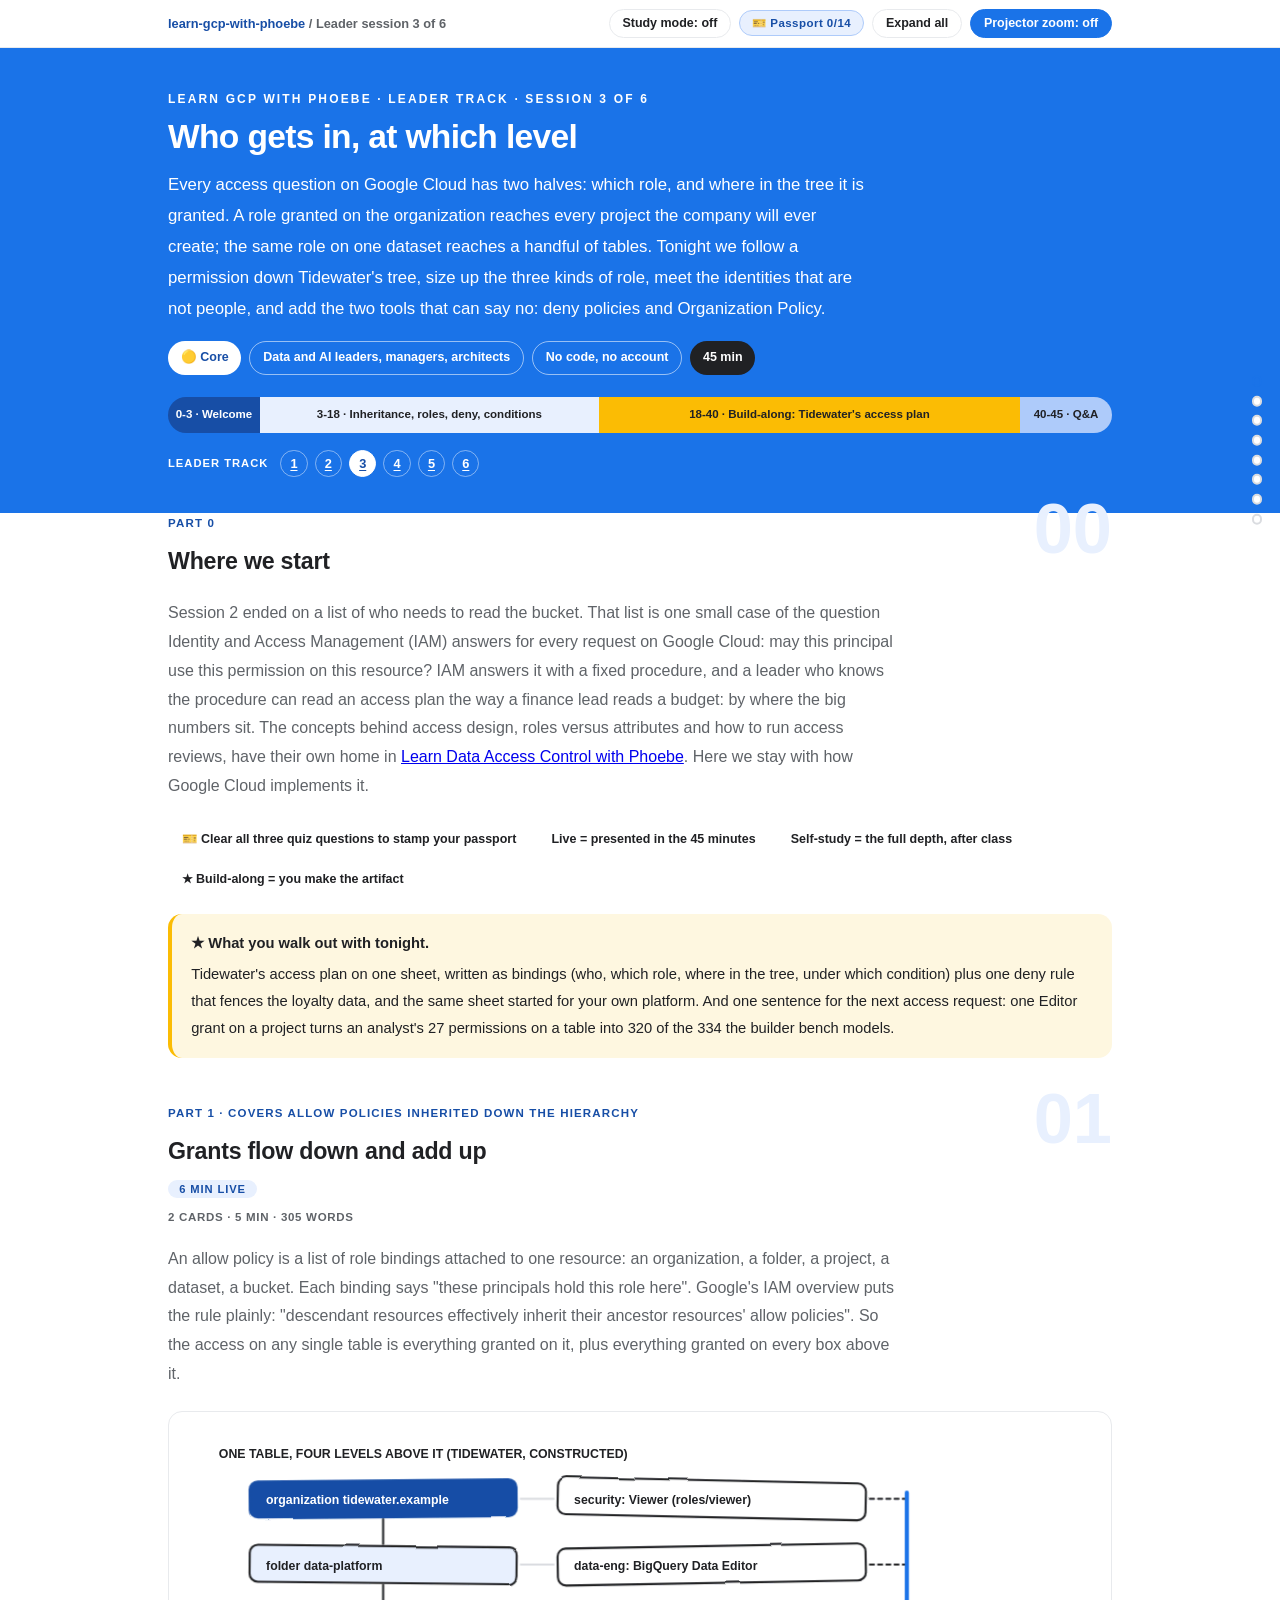
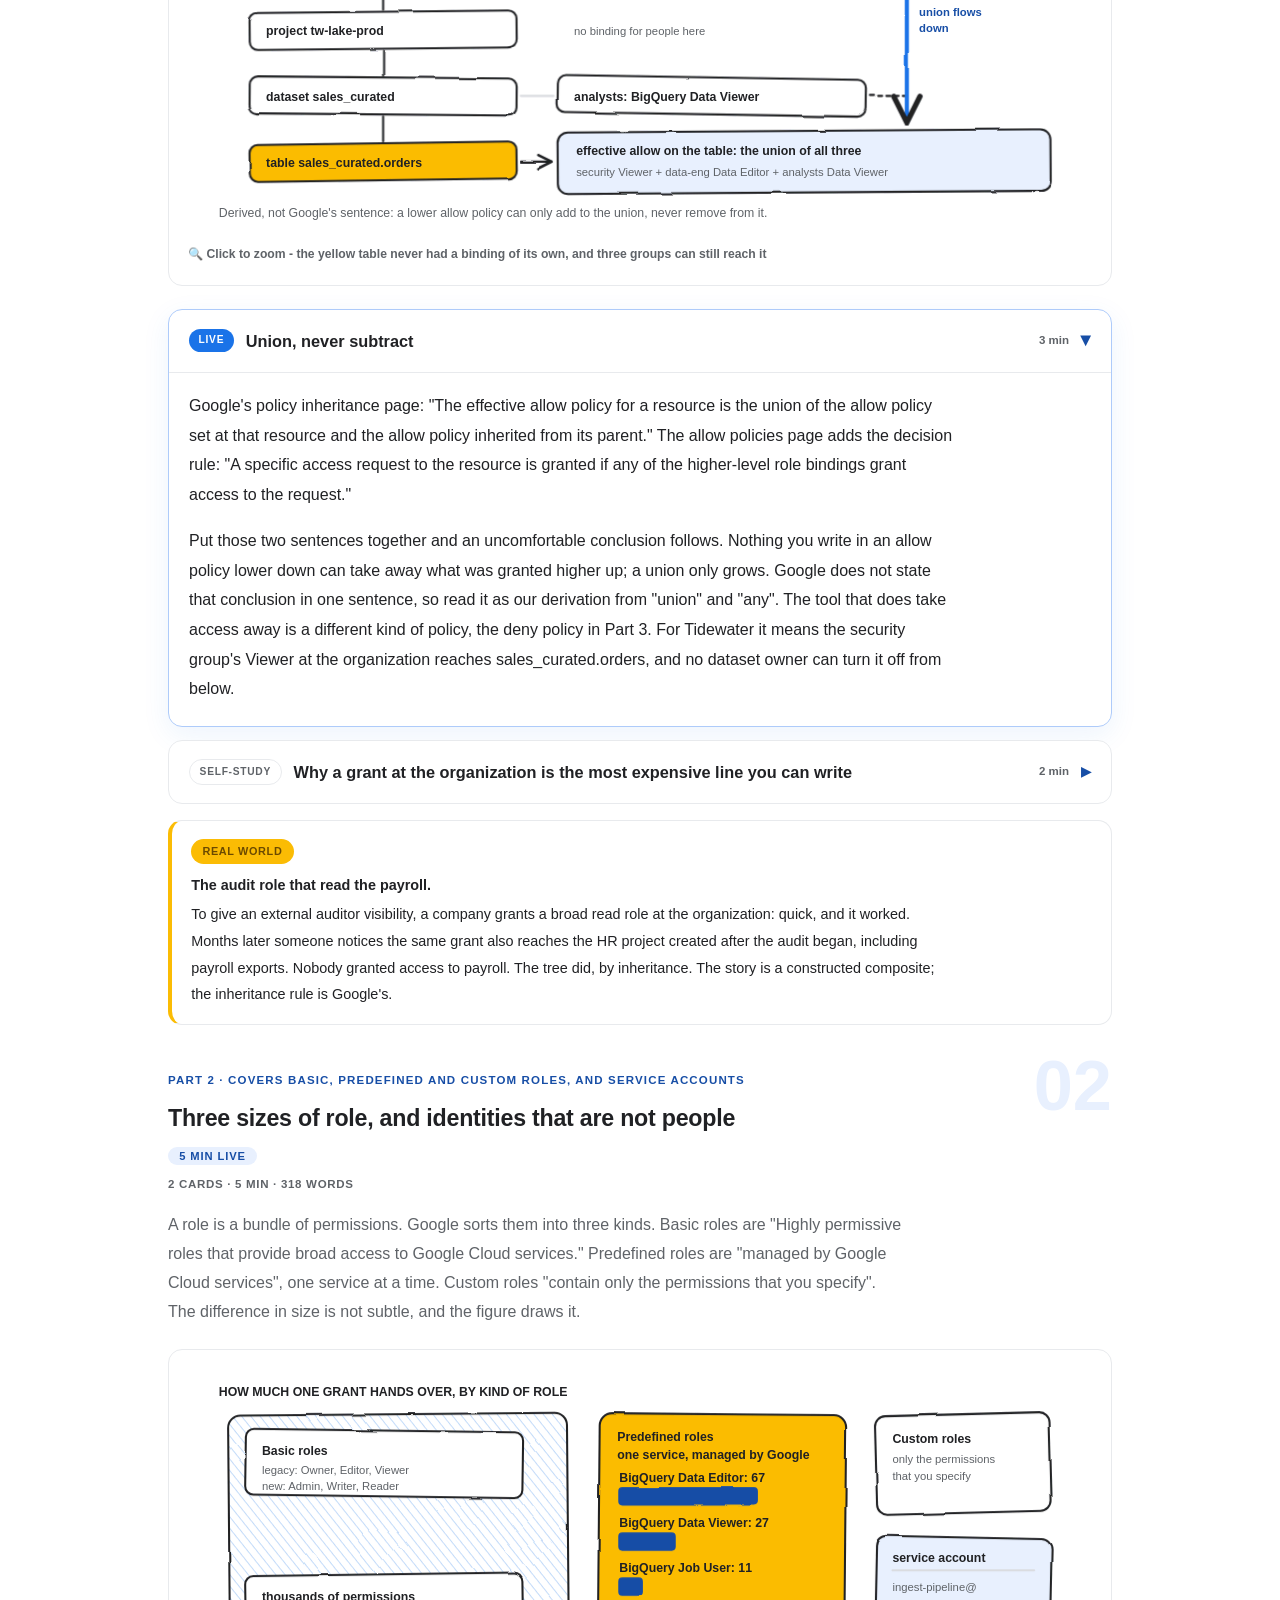
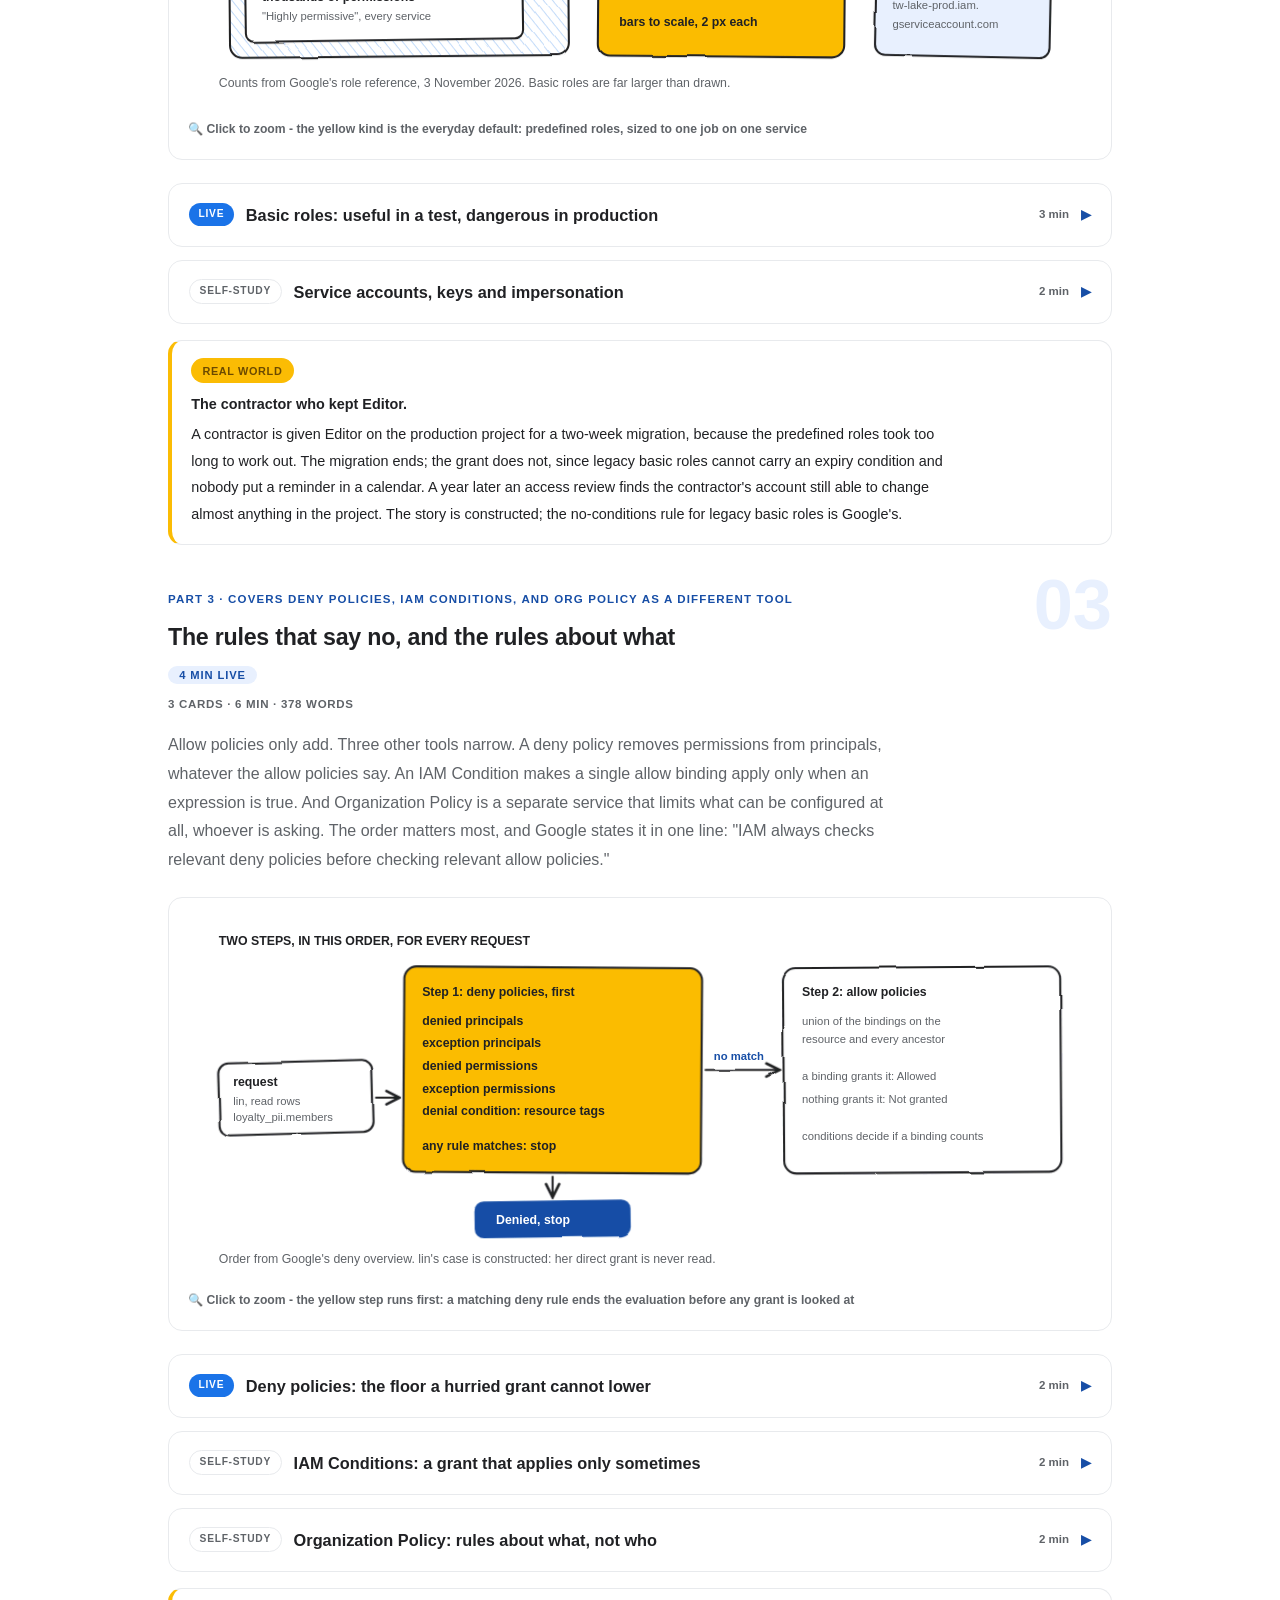
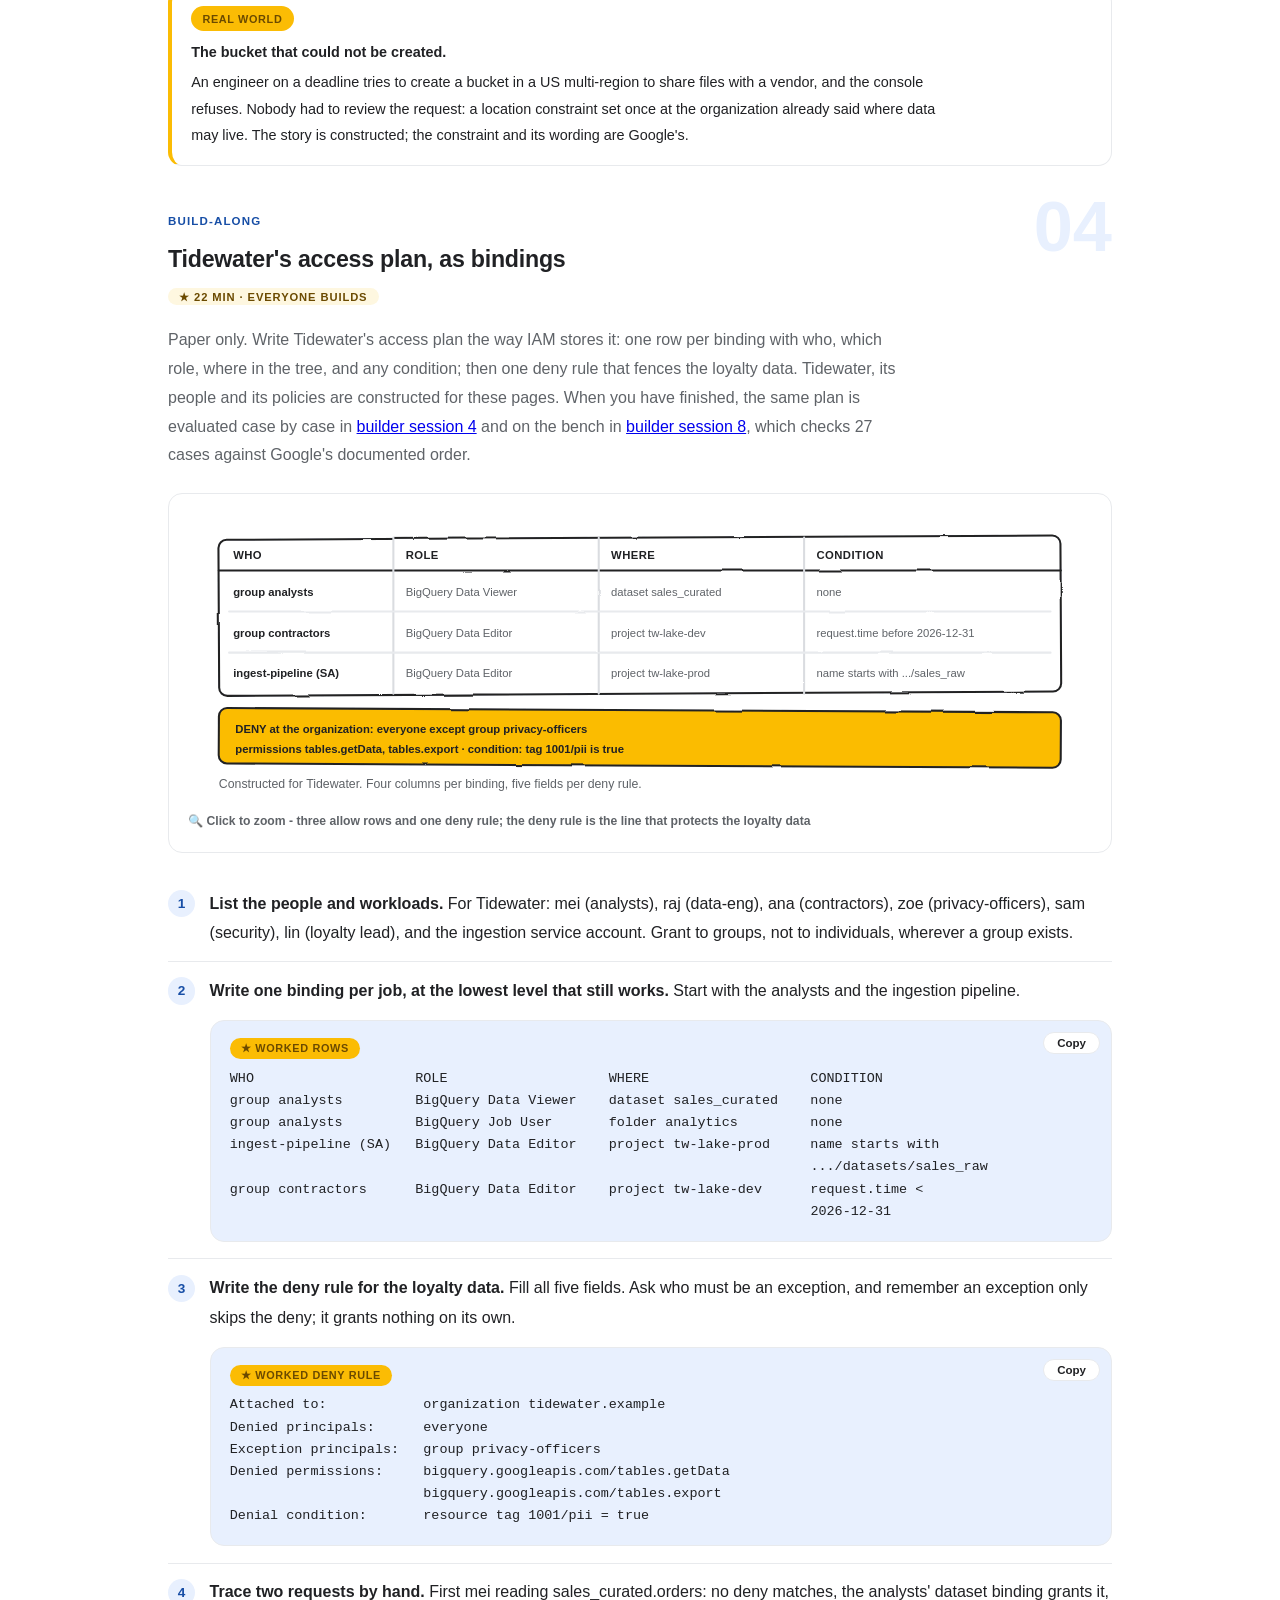
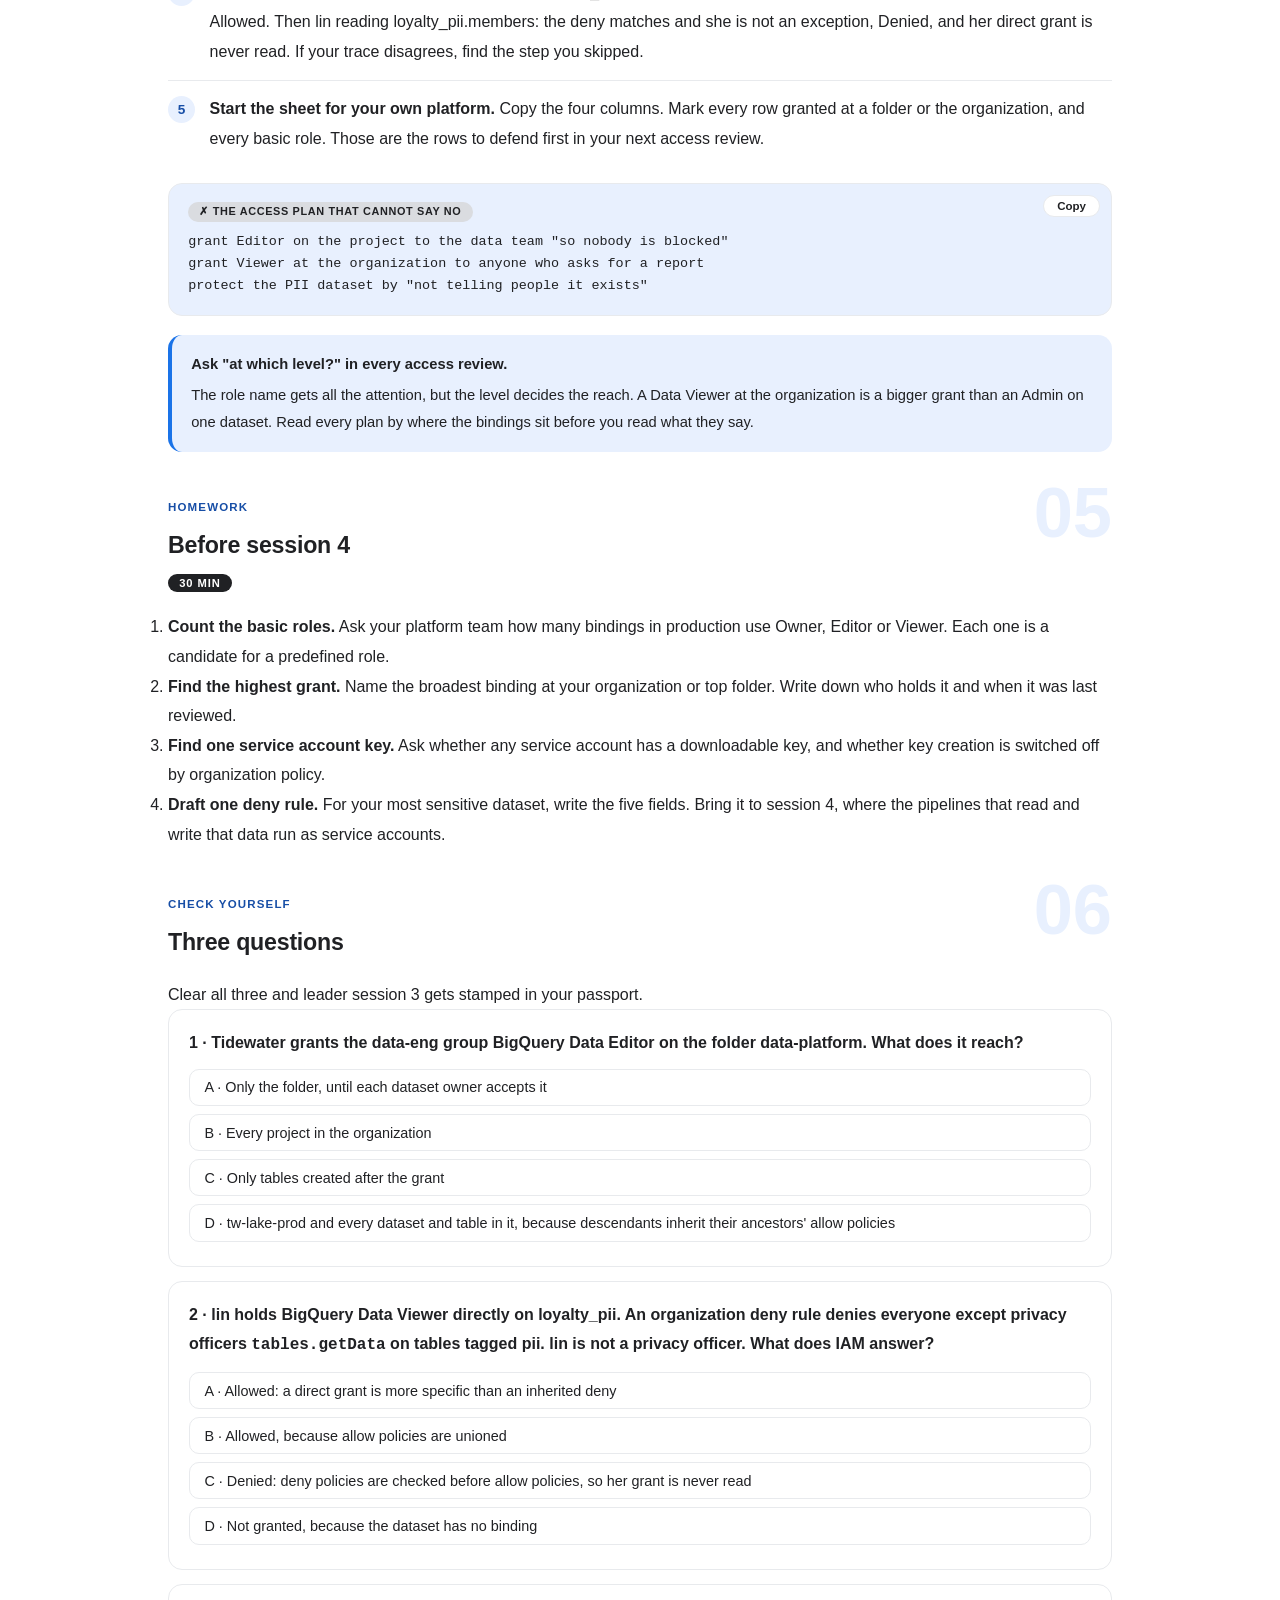
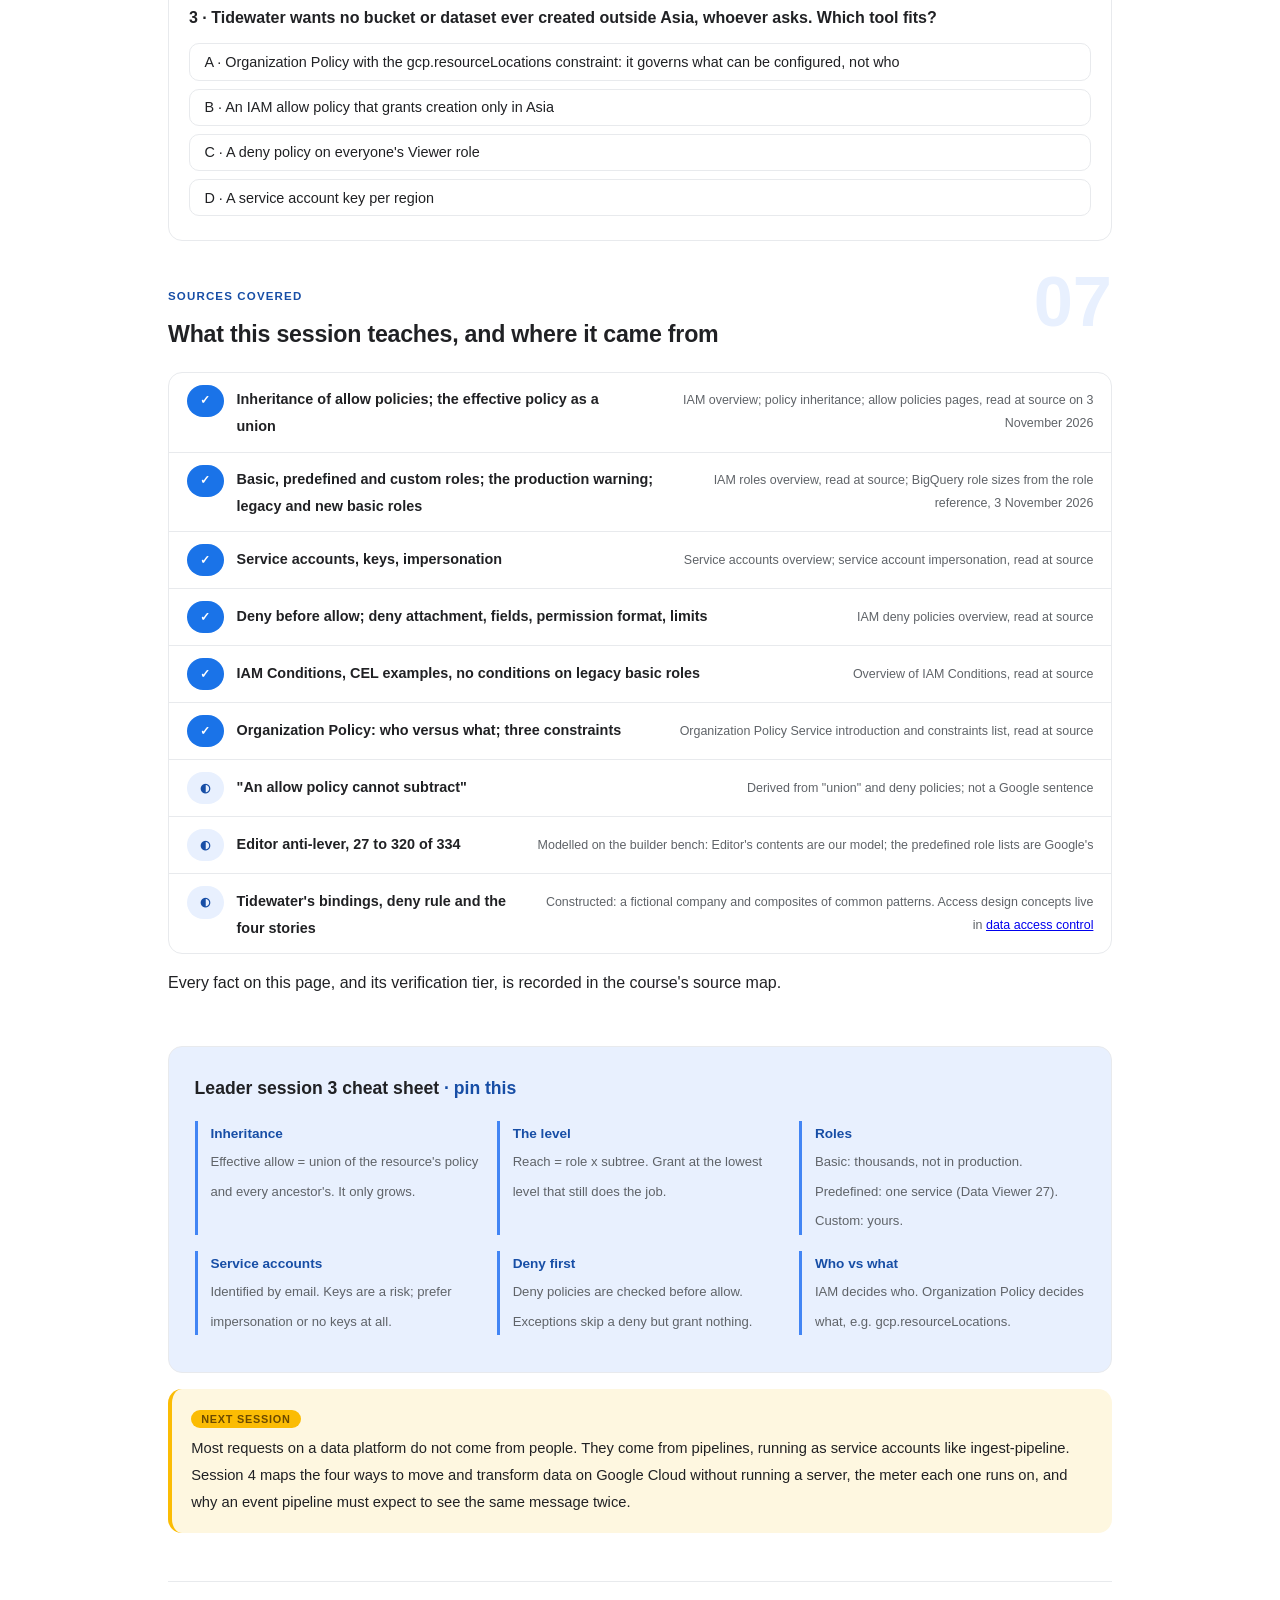
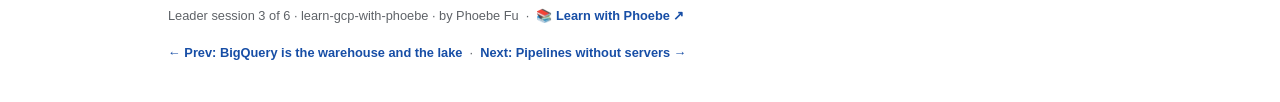
<file: courses/a3-who-gets-in-at-which-level.html>
<!DOCTYPE html>
<html lang="en">
<head>
<meta charset="UTF-8">
<meta name="viewport" content="width=device-width, initial-scale=1.0">
<!-- social:start -->
<meta name="description" content="Leader session 3 of 6. How Google Cloud IAM decides who gets in: allow policies unioned down the hierarchy, basic, predefined and custom roles, service accounts, deny policies checked first, IAM Conditions, and Organization Policy as a different tool.">
<meta property="og:type" content="article">
<meta property="og:site_name" content="Learn with Phoebe">
<meta property="og:title" content="Who gets in, at which level - learn gcp with phoebe">
<meta property="og:description" content="Leader session 3 of 6. Allow policies only add up as they flow down the tree. Deny policies are checked first. One Editor grant turns 27 permissions on a table into 320.">
<meta property="og:url" content="https://phoebefu6.github.io/learn-gcp-with-phoebe/courses/a3-who-gets-in-at-which-level.html">
<meta property="og:image" content="https://phoebefu6.github.io/learn-gcp-with-phoebe/assets/og-cover.png">
<meta property="og:image:width" content="1200">
<meta property="og:image:height" content="630">
<meta name="twitter:card" content="summary_large_image">
<meta name="twitter:title" content="Who gets in, at which level - learn gcp with phoebe">
<meta name="twitter:description" content="Leader session 3 of 6. Inheritance, roles, service accounts, deny policies, conditions and org policy.">
<meta name="twitter:image" content="https://phoebefu6.github.io/learn-gcp-with-phoebe/assets/og-cover.png">
<!-- social:end -->
<title>Leader session 3 · Who gets in, at which level - learn gcp with phoebe</title>
<link rel="stylesheet" href="../assets/style.css?v=2">
</head>
<body>

<div class="toolbar">
  <div class="wrap">
    <span class="crumb"><a href="../index.html">learn-gcp-with-phoebe</a> / Leader session 3 of 6</span>
    <button class="btn" id="toggle-all" type="button">Expand all</button>
    <button class="btn primary" id="zoom-toggle" type="button">Projector zoom: off</button>
  </div>
</div>

<header class="masthead">
  <div class="wrap">
    <div class="eyebrow">Learn GCP with Phoebe · Leader track · Session 3 of 6</div>
    <h1>Who gets in, at <span class="accent">which level</span></h1>
    <p class="sub">Every access question on Google Cloud has two halves: which role, and where in the tree it is granted. A role granted on the organization reaches every project the company will ever create; the same role on one dataset reaches a handful of tables. Tonight we follow a permission down Tidewater's tree, size up the three kinds of role, meet the identities that are not people, and add the two tools that can say no: deny policies and Organization Policy.</p>
    <div class="chip-row">
      <span class="chip level">🟡 Core</span>
      <span class="chip audience">Data and AI leaders, managers, architects</span>
      <span class="chip audience">No code, no account</span>
      <span class="chip time">45 min</span>
    </div>
    <div class="agenda">
      <span class="a1" style="flex:1">0-3 · Welcome</span>
      <span class="a2" style="flex:4">3-18 · Inheritance, roles, deny, conditions</span>
      <span class="a3" style="flex:5">18-40 · Build-along: Tidewater's access plan</span>
      <span class="a4" style="flex:1">40-45 · Q&amp;A</span>
    </div>
  </div>
</header>

<main class="wrap">

  <section class="section" id="intro">
    <div class="section-kicker">
      <span class="klabel">Part 0</span>
      <h2>Where we start</h2>
    </div>
    <p class="lede">Session 2 ended on a list of who needs to read the bucket. That list is one small case of the question Identity and Access Management (IAM) answers for every request on Google Cloud: may this principal use this permission on this resource? IAM answers it with a fixed procedure, and a leader who knows the procedure can read an access plan the way a finance lead reads a budget: by where the big numbers sit. The concepts behind access design, roles versus attributes and how to run access reviews, have their own home in <a href="https://phoebefu6.github.io/learn-data-access-control-with-phoebe/">Learn Data Access Control with Phoebe</a>. Here we stay with how Google Cloud implements it.</p>

    <div class="legend">
      <span class="pill">🎫 Clear all three quiz questions to stamp your passport</span>
      <span class="pill">Live = presented in the 45 minutes</span>
      <span class="pill">Self-study = the full depth, after class</span>
      <span class="pill">★ Build-along = you make the artifact</span>
    </div>

    <div class="callout win">
      <p><strong>★ What you walk out with tonight.</strong> Tidewater's access plan on one sheet, written as bindings (who, which role, where in the tree, under which condition) plus one deny rule that fences the loyalty data, and the same sheet started for your own platform. And one sentence for the next access request: one Editor grant on a project turns an analyst's 27 permissions on a table into 320 of the 334 the builder bench models.</p>
    </div>
  </section>

  <section class="section" id="part-1">
    <div class="section-kicker">
      <span class="klabel">Part 1 · covers allow policies inherited down the hierarchy</span>
      <h2>Grants flow down and add up</h2>
      <span class="tag concept">6 min live</span>
    </div>
    <p class="lede">An allow policy is a list of role bindings attached to one resource: an organization, a folder, a project, a dataset, a bucket. Each binding says "these principals hold this role here". Google's IAM overview puts the rule plainly: "descendant resources effectively inherit their ancestor resources' allow policies". So the access on any single table is everything granted on it, plus everything granted on every box above it.</p>

    <figure class="zoomable">
      <svg viewBox="0 0 880 392" xmlns="http://www.w3.org/2000/svg" role="img" aria-label="Tidewater's tree from the organization down to one table, constructed. At the organization the security group holds Viewer. At the folder data-platform the data-eng group holds BigQuery Data Editor. The project tw-lake-prod has no binding for people. At the dataset sales_curated the analysts group holds BigQuery Data Viewer. A thick arrow carries all three bindings down to the table sales_curated.orders, highlighted, whose effective allow policy is the union of all three. A note says a lower policy can only add to the union; that sentence is derived, not Google's.">
        <defs>
          <filter id="a3aSk" x="-3%" y="-3%" width="106%" height="106%"><feTurbulence type="fractalNoise" baseFrequency="0.02" numOctaves="2" seed="91" result="n"/><feDisplacementMap in="SourceGraphic" in2="n" scale="2.4" xChannelSelector="R" yChannelSelector="G"/></filter>
          <marker id="a3aAr" viewBox="0 0 10 10" refX="9" refY="5" markerWidth="8" markerHeight="8" orient="auto"><path d="M1 1 L9 5 L1 9" fill="none" stroke="#202124" stroke-width="1.6" stroke-linecap="round"/></marker>
        </defs>
        <style>
          .a3aH { font: 800 12px Inter, sans-serif; fill: #202124; }
          .a3aL { font: 600 12px Inter, sans-serif; fill: #202124; }
          .a3aS { font: 400 11px Inter, sans-serif; fill: #5F6368; }
          .a3aW { font: 800 12px Inter, sans-serif; fill: #FFFFFF; }
          .a3aA { font: 700 11px Inter, sans-serif; fill: #174EA6; }
          .a3aN { font: 400 12px Inter, sans-serif; fill: #5F6368; }
        </style>

        <text class="a3aH" x="30" y="26">ONE TABLE, FOUR LEVELS ABOVE IT (TIDEWATER, CONSTRUCTED)</text>

        <g filter="url(#a3aSk)" fill="none" stroke="#202124" stroke-width="2" stroke-linecap="round" stroke-linejoin="round">
          <rect x="60" y="48" width="260" height="36" rx="8" transform="rotate(-0.5 190 66)" fill="#174EA6" stroke="#174EA6"/>
          <rect x="60" y="112" width="260" height="36" rx="8" transform="rotate(0.6 190 130)" fill="#E8F0FE"/>
          <rect x="60" y="176" width="260" height="36" rx="8" transform="rotate(-0.6 190 194)" fill="#FFFFFF"/>
          <rect x="60" y="240" width="260" height="36" rx="8" transform="rotate(0.5 190 258)" fill="#FFFFFF"/>
          <rect x="60" y="304" width="260" height="36" rx="8" transform="rotate(-0.8 190 322)" fill="#FBBC04"/>
          <path d="M190 86 L190 110 M190 150 L190 174 M190 214 L190 238 M190 278 L190 302"/>
          <rect x="360" y="48" width="300" height="36" rx="8" transform="rotate(1.2 510 66)" fill="#FFFFFF"/>
          <rect x="360" y="112" width="300" height="36" rx="8" transform="rotate(-1 510 130)" fill="#FFFFFF"/>
          <rect x="360" y="240" width="300" height="36" rx="8" transform="rotate(0.9 510 258)" fill="#FFFFFF"/>
          <path d="M324 66 L356 66 M324 130 L356 130 M324 258 L356 258" stroke="#DADCE0"/>
          <path d="M664 66 L700 66 M664 130 L700 130 M664 258 L700 258" stroke-dasharray="4 4"/>
          <path d="M700 60 L700 284" stroke="#1A73E8" stroke-width="4" marker-end="url(#a3aAr)"/>
          <rect x="360" y="292" width="480" height="60" rx="10" transform="rotate(-0.4 600 322)" fill="#E8F0FE"/>
          <path d="M324 322 L354 322" marker-end="url(#a3aAr)"/>
        </g>

        <text class="a3aW" x="76" y="71">organization tidewater.example</text>
        <text class="a3aL" x="76" y="135">folder data-platform</text>
        <text class="a3aL" x="76" y="199">project tw-lake-prod</text>
        <text class="a3aL" x="76" y="263">dataset sales_curated</text>
        <text class="a3aL" x="76" y="327">table sales_curated.orders</text>

        <text class="a3aL" x="376" y="71">security: Viewer (roles/viewer)</text>
        <text class="a3aL" x="376" y="135">data-eng: BigQuery Data Editor</text>
        <text class="a3aS" x="376" y="199">no binding for people here</text>
        <text class="a3aL" x="376" y="263">analysts: BigQuery Data Viewer</text>
        <text class="a3aA" x="712" y="180">union flows</text>
        <text class="a3aA" x="712" y="196">down</text>

        <text class="a3aL" x="378" y="316">effective allow on the table: the union of all three</text>
        <text class="a3aS" x="378" y="336">security Viewer + data-eng Data Editor + analysts Data Viewer</text>

        <text class="a3aN" x="30" y="376">Derived, not Google's sentence: a lower allow policy can only add to the union, never remove from it.</text>
      </svg>
      <figcaption>🔍 Click to zoom - the yellow table never had a binding of its own, and three groups can still reach it</figcaption>
    </figure>

    <details class="card" open>
      <summary><span class="mode live">Live</span>Union, never subtract<span class="mini">3 min</span><span class="caret">▶</span></summary>
      <div class="body">
        <p>Google's policy inheritance page: "The effective allow policy for a resource is the union of the allow policy set at that resource and the allow policy inherited from its parent." The allow policies page adds the decision rule: "A specific access request to the resource is granted if any of the higher-level role bindings grant access to the request."</p>
        <p>Put those two sentences together and an uncomfortable conclusion follows. Nothing you write in an allow policy lower down can take away what was granted higher up; a union only grows. Google does not state that conclusion in one sentence, so read it as our derivation from "union" and "any". The tool that does take access away is a different kind of policy, the deny policy in Part 3. For Tidewater it means the security group's Viewer at the organization reaches sales_curated.orders, and no dataset owner can turn it off from below.</p>
      </div>
    </details>

    <details class="card">
      <summary><span class="mode self">Self-study</span>Why a grant at the organization is the most expensive line you can write<span class="mini">2 min</span><span class="caret">▶</span></summary>
      <div class="body">
        <p>A binding's reach is everything below the resource it sits on. At a dataset that is a few tables. At a project it is every dataset, bucket and job inside. At the organization it is every folder and project that exists, and, by the same inheritance rule, every one created next year by teams you have not met yet. The cost of a grant is not the role alone; it is the role multiplied by the size of the subtree.</p>
        <p>So the review question for any access request is "what is the lowest level where this grant still does the job?". Tidewater's analysts need to read curated sales, so they get BigQuery Data Viewer on the dataset sales_curated, not on the project and not on the folder. The few organization-level grants that remain, such as the security team's read-only view, are the ones to name in a policy document and re-review on a schedule.</p>
      </div>
    </details>

    <div class="callout example">
      <span class="ex-pill">Real world</span>
      <p><strong>The audit role that read the payroll.</strong> To give an external auditor visibility, a company grants a broad read role at the organization: quick, and it worked. Months later someone notices the same grant also reaches the HR project created after the audit began, including payroll exports. Nobody granted access to payroll. The tree did, by inheritance. The story is a constructed composite; the inheritance rule is Google's.</p>
    </div>
  </section>

  <section class="section" id="part-2">
    <div class="section-kicker">
      <span class="klabel">Part 2 · covers basic, predefined and custom roles, and service accounts</span>
      <h2>Three sizes of role, and identities that are not people</h2>
      <span class="tag concept">5 min live</span>
    </div>
    <p class="lede">A role is a bundle of permissions. Google sorts them into three kinds. Basic roles are "Highly permissive roles that provide broad access to Google Cloud services." Predefined roles are "managed by Google Cloud services", one service at a time. Custom roles "contain only the permissions that you specify". The difference in size is not subtle, and the figure draws it.</p>

    <figure class="zoomable">
      <svg viewBox="0 0 880 330" xmlns="http://www.w3.org/2000/svg" role="img" aria-label="Three role kinds drawn by size. Basic roles, a large hatched box: legacy Owner, Editor, Viewer and new Admin, Writer, Reader, holding thousands of permissions, described by Google as highly permissive. Predefined roles, highlighted, with bars to scale: BigQuery Data Editor 67 permissions, BigQuery Data Viewer 27, BigQuery Job User 11. Custom roles, a small box: only the permissions you specify. Beside them, an identity card for the service account ingest-pipeline at tw-lake-prod dot iam dot gserviceaccount dot com.">
        <defs>
          <filter id="a3bSk" x="-3%" y="-3%" width="106%" height="106%"><feTurbulence type="fractalNoise" baseFrequency="0.02" numOctaves="2" seed="97" result="n"/><feDisplacementMap in="SourceGraphic" in2="n" scale="2.4" xChannelSelector="R" yChannelSelector="G"/></filter>
          <pattern id="a3bHc" patternUnits="userSpaceOnUse" width="7" height="7" patternTransform="rotate(-38)"><line x1="0" y1="0" x2="0" y2="7" stroke="#1A73E8" stroke-width="1" opacity=".5"/></pattern>
        </defs>
        <style>
          .a3bH { font: 800 12px Inter, sans-serif; fill: #202124; }
          .a3bL { font: 600 12px Inter, sans-serif; fill: #202124; }
          .a3bS { font: 400 11px Inter, sans-serif; fill: #5F6368; }
          .a3bN { font: 400 12px Inter, sans-serif; fill: #5F6368; }
        </style>

        <text class="a3bH" x="30" y="26">HOW MUCH ONE GRANT HANDS OVER, BY KIND OF ROLE</text>

        <g filter="url(#a3bSk)" fill="none" stroke="#202124" stroke-width="2" stroke-linecap="round" stroke-linejoin="round">
          <rect x="40" y="44" width="330" height="236" rx="12" transform="rotate(-0.5 205 162)" fill="url(#a3bHc)"/>
          <rect x="56" y="60" width="270" height="64" rx="8" transform="rotate(0.8 191 92)" fill="#FFFFFF"/>
          <rect x="56" y="200" width="270" height="64" rx="8" transform="rotate(-0.8 191 232)" fill="#FFFFFF"/>
          <rect x="400" y="44" width="240" height="236" rx="12" transform="rotate(0.5 520 162)" fill="#FBBC04"/>
          <rect x="420" y="116" width="134" height="16" rx="3" fill="#174EA6" stroke="#174EA6"/>
          <rect x="420" y="160" width="54" height="16" rx="3" fill="#174EA6" stroke="#174EA6"/>
          <rect x="420" y="204" width="22" height="16" rx="3" fill="#174EA6" stroke="#174EA6"/>
          <rect x="670" y="44" width="170" height="96" rx="10" transform="rotate(-1.5 755 92)" fill="#FFFFFF"/>
          <rect x="670" y="164" width="170" height="116" rx="10" transform="rotate(1.2 755 222)" fill="#E8F0FE"/>
          <path d="M686 196 L824 196" stroke="#DADCE0"/>
        </g>

        <text class="a3bL" x="72" y="84">Basic roles</text>
        <text class="a3bS" x="72" y="102">legacy: Owner, Editor, Viewer</text>
        <text class="a3bS" x="72" y="118">new: Admin, Writer, Reader</text>
        <text class="a3bL" x="72" y="226">thousands of permissions</text>
        <text class="a3bS" x="72" y="244">"Highly permissive", every service</text>

        <text class="a3bL" x="418" y="70">Predefined roles</text>
        <text class="a3bL" x="418" y="88">one service, managed by Google</text>
        <text class="a3bL" x="420" y="110">BigQuery Data Editor: 67</text>
        <text class="a3bL" x="420" y="154">BigQuery Data Viewer: 27</text>
        <text class="a3bL" x="420" y="198">BigQuery Job User: 11</text>
        <text class="a3bL" x="420" y="250">bars to scale, 2 px each</text>

        <text class="a3bL" x="686" y="72">Custom roles</text>
        <text class="a3bS" x="686" y="92">only the permissions</text>
        <text class="a3bS" x="686" y="108">that you specify</text>

        <text class="a3bL" x="686" y="188">service account</text>
        <text class="a3bS" x="686" y="216">ingest-pipeline@</text>
        <text class="a3bS" x="686" y="234">tw-lake-prod.iam.</text>
        <text class="a3bS" x="686" y="252">gserviceaccount.com</text>

        <text class="a3bN" x="30" y="310">Counts from Google's role reference, 3 November 2026. Basic roles are far larger than drawn.</text>
      </svg>
      <figcaption>🔍 Click to zoom - the yellow kind is the everyday default: predefined roles, sized to one job on one service</figcaption>
    </figure>

    <details class="card">
      <summary><span class="mode live">Live</span>Basic roles: useful in a test, dangerous in production<span class="mini">3 min</span><span class="caret">▶</span></summary>
      <div class="body">
        <p>Google's roles overview is unusually direct. Basic roles "include thousands of permissions across all Google Cloud services. In production environments, do not grant basic roles unless there is no alternative." There are two sets: the legacy Owner, Editor and Viewer, and newer basic roles named Admin, Writer and Reader. The legacy ones carry an extra limit: "you can't add conditions to role bindings for legacy basic roles", so you cannot even make them expire.</p>
        <p>The predefined BigQuery roles show the alternative. Read from Google's role reference on 3 November 2026: BigQuery Data Viewer holds 27 permissions, BigQuery Data Editor 67, BigQuery Job User 11, BigQuery Admin 302. An analyst who reads curated sales needs Data Viewer on the dataset, plus Job User somewhere to run queries. The builder bench (builder session 8) models what one legacy Editor grant on the project does to that analyst instead: her permissions on one table go from 27 to 320 of the 334 permissions it models. Real Editor is larger still; the model only counts what it lists.</p>
      </div>
    </details>

    <details class="card">
      <summary><span class="mode self">Self-study</span>Service accounts, keys and impersonation<span class="mini">2 min</span><span class="caret">▶</span></summary>
      <div class="body">
        <p>A service account is "a special kind of account typically used by an application or compute workload, such as a Compute Engine instance, rather than a person", and it "is identified by its email address". Tidewater's ingestion job runs as <code>ingest-pipeline@tw-lake-prod.iam.gserviceaccount.com</code>, and it is granted roles exactly like a person or a group.</p>
        <p>The risk lives in how a workload proves it is that account. A downloadable key works anywhere it is copied, which is why Google writes that "Service account keys are a security risk if not managed correctly" and that you "should choose a more secure alternative to service account keys whenever possible". One alternative is impersonation: a person or workload "authenticates as a service account to gain the service account's permissions", without a key file ever leaving Google Cloud. Part 3 shows the organization constraint that switches key creation off altogether.</p>
      </div>
    </details>

    <div class="callout example">
      <span class="ex-pill">Real world</span>
      <p><strong>The contractor who kept Editor.</strong> A contractor is given Editor on the production project for a two-week migration, because the predefined roles took too long to work out. The migration ends; the grant does not, since legacy basic roles cannot carry an expiry condition and nobody put a reminder in a calendar. A year later an access review finds the contractor's account still able to change almost anything in the project. The story is constructed; the no-conditions rule for legacy basic roles is Google's.</p>
    </div>
  </section>

  <section class="section" id="part-3">
    <div class="section-kicker">
      <span class="klabel">Part 3 · covers deny policies, IAM Conditions, and org policy as a different tool</span>
      <h2>The rules that say no, and the rules about what</h2>
      <span class="tag concept">4 min live</span>
    </div>
    <p class="lede">Allow policies only add. Three other tools narrow. A deny policy removes permissions from principals, whatever the allow policies say. An IAM Condition makes a single allow binding apply only when an expression is true. And Organization Policy is a separate service that limits what can be configured at all, whoever is asking. The order matters most, and Google states it in one line: "IAM always checks relevant deny policies before checking relevant allow policies."</p>

    <figure class="zoomable">
      <svg viewBox="0 0 880 352" xmlns="http://www.w3.org/2000/svg" role="img" aria-label="A request, lin reading the table loyalty_pii.members, enters step 1, highlighted: deny policies checked first, with five fields: denied principals, exception principals, denied permissions, exception permissions, and a denial condition on resource tags. If a deny rule matches, the answer is Denied and evaluation stops. If no rule matches, step 2 reads allow policies unioned from the resource and every ancestor; any binding grants Allowed, none grants Not granted.">
        <defs>
          <filter id="a3cSk" x="-3%" y="-3%" width="106%" height="106%"><feTurbulence type="fractalNoise" baseFrequency="0.02" numOctaves="2" seed="103" result="n"/><feDisplacementMap in="SourceGraphic" in2="n" scale="2.4" xChannelSelector="R" yChannelSelector="G"/></filter>
          <marker id="a3cAr" viewBox="0 0 10 10" refX="9" refY="5" markerWidth="8" markerHeight="8" orient="auto"><path d="M1 1 L9 5 L1 9" fill="none" stroke="#202124" stroke-width="1.6" stroke-linecap="round"/></marker>
        </defs>
        <style>
          .a3cH { font: 800 12px Inter, sans-serif; fill: #202124; }
          .a3cL { font: 600 12px Inter, sans-serif; fill: #202124; }
          .a3cS { font: 400 11px Inter, sans-serif; fill: #5F6368; }
          .a3cW { font: 800 12px Inter, sans-serif; fill: #FFFFFF; }
          .a3cA { font: 700 11px Inter, sans-serif; fill: #174EA6; }
          .a3cN { font: 400 12px Inter, sans-serif; fill: #5F6368; }
        </style>

        <text class="a3cH" x="30" y="26">TWO STEPS, IN THIS ORDER, FOR EVERY REQUEST</text>

        <g filter="url(#a3cSk)" fill="none" stroke="#202124" stroke-width="2" stroke-linecap="round" stroke-linejoin="round">
          <rect x="30" y="140" width="150" height="70" rx="10" transform="rotate(-1.5 105 175)" fill="#FFFFFF"/>
          <path d="M184 175 L206 175" marker-end="url(#a3cAr)"/>
          <rect x="210" y="48" width="290" height="200" rx="12" transform="rotate(0.4 355 148)" fill="#FBBC04"/>
          <path d="M504 148 L576 148" marker-end="url(#a3cAr)"/>
          <rect x="580" y="48" width="270" height="200" rx="12" transform="rotate(-0.4 715 148)" fill="#FFFFFF"/>
          <path d="M355 252 L355 272" marker-end="url(#a3cAr)"/>
          <rect x="280" y="276" width="150" height="34" rx="8" transform="rotate(-0.8 355 293)" fill="#174EA6" stroke="#174EA6"/>
        </g>

        <text class="a3cL" x="44" y="164">request</text>
        <text class="a3cS" x="44" y="182">lin, read rows</text>
        <text class="a3cS" x="44" y="198">loyalty_pii.members</text>

        <text class="a3cL" x="228" y="76">Step 1: deny policies, first</text>
        <text class="a3cL" x="228" y="104">denied principals</text>
        <text class="a3cL" x="228" y="126">exception principals</text>
        <text class="a3cL" x="228" y="148">denied permissions</text>
        <text class="a3cL" x="228" y="170">exception permissions</text>
        <text class="a3cL" x="228" y="192">denial condition: resource tags</text>
        <text class="a3cL" x="228" y="226">any rule matches: stop</text>

        <text class="a3cA" x="512" y="138">no match</text>

        <text class="a3cL" x="598" y="76">Step 2: allow policies</text>
        <text class="a3cS" x="598" y="104">union of the bindings on the</text>
        <text class="a3cS" x="598" y="122">resource and every ancestor</text>
        <text class="a3cS" x="598" y="158">a binding grants it: Allowed</text>
        <text class="a3cS" x="598" y="180">nothing grants it: Not granted</text>
        <text class="a3cS" x="598" y="216">conditions decide if a binding counts</text>

        <text class="a3cW" x="300" y="298">Denied, stop</text>

        <text class="a3cN" x="30" y="336">Order from Google's deny overview. lin's case is constructed: her direct grant is never read.</text>
      </svg>
      <figcaption>🔍 Click to zoom - the yellow step runs first: a matching deny rule ends the evaluation before any grant is looked at</figcaption>
    </figure>

    <details class="card">
      <summary><span class="mode live">Live</span>Deny policies: the floor a hurried grant cannot lower<span class="mini">2 min</span><span class="caret">▶</span></summary>
      <div class="body">
        <p>"IAM always checks relevant deny policies before checking relevant allow policies." A deny policy is "attached to an organization, folder, or project" and is inherited by everything below. Each rule names denied principals and exception principals, denied permissions and exception permissions, and an optional denial condition, which can only test resource tags. Permissions are written in the form <code>SERVICE_FQDN/RESOURCE.ACTION</code>; Google's own example is <code>iam.googleapis.com/roles.delete</code>. Each resource can carry up to 500 deny policies, holding 500 deny rules in total.</p>
        <p>Tidewater's fence on loyalty data is one rule at the organization: everyone is denied <code>bigquery.googleapis.com/tables.getData</code> where the tag <code>1001/pii</code> is true, except the privacy-officers group. lin, the loyalty lead, has BigQuery Data Viewer granted directly on loyalty_pii. She is still denied, because step 1 ends the evaluation before her grant is read. That rule is ours, constructed for Tidewater; the order is Google's.</p>
      </div>
    </details>

    <details class="card">
      <summary><span class="mode self">Self-study</span>IAM Conditions: a grant that applies only sometimes<span class="mini">2 min</span><span class="caret">▶</span></summary>
      <div class="body">
        <p>A condition is an expression attached to one allow binding, written in "Common Expression Language, or CEL". Google's examples: <code>request.time &lt; timestamp('2021-01-01T00:00:00Z')</code>, a grant that expires, and <code>resource.name.startsWith('projects/_/buckets/exampleco-site-assets/')</code>, a grant limited to part of a resource. Tidewater uses both: the contractors' grant on the dev project ends on 31 December 2026, and the ingestion service account may edit data only in sales_raw.</p>
        <p>Two limits. "Only some resource types accept conditions in role bindings", so check before you design around one. And "You cannot use conditions when you grant legacy basic roles, including Owner (roles/owner), Editor (roles/editor), and Viewer (roles/viewer)", which is one more reason the contractor in Part 2 kept Editor.</p>
      </div>
    </details>

    <details class="card">
      <summary><span class="mode self">Self-study</span>Organization Policy: rules about what, not who<span class="mini">2 min</span><span class="caret">▶</span></summary>
      <div class="body">
        <p>Google separates the two tools in a pair of sentences. IAM "focuses on who, and lets the administrator authorize who can take action on specific resources". Organization Policy "focuses on what, and lets the administrator set restrictions on specific resources to determine how they can be configured." A constraint applies whoever is asking, administrators included.</p>
        <p>Three constraints a data leader should know by name. <code>gcp.resourceLocations</code> "defines the set of locations where location-based Google Cloud resources can be created", the residency guardrail. <code>iam.disableServiceAccountKeyCreation</code> "disables the creation of service account external keys". <code>storage.uniformBucketLevelAccess</code> "requires buckets to use uniform bucket-level access", which builder session 1 explains. If Tidewater's data must stay in South-East Asia, the reliable answer is a location constraint, not a reminder to everyone with Editor.</p>
      </div>
    </details>

    <div class="callout example">
      <span class="ex-pill">Real world</span>
      <p><strong>The bucket that could not be created.</strong> An engineer on a deadline tries to create a bucket in a US multi-region to share files with a vendor, and the console refuses. Nobody had to review the request: a location constraint set once at the organization already said where data may live. The story is constructed; the constraint and its wording are Google's.</p>
    </div>
  </section>

  <section class="section" id="demo-1">
    <div class="section-kicker">
      <span class="klabel">Build-along</span>
      <h2>Tidewater's access plan, as bindings</h2>
      <span class="tag demo">★ 22 min · everyone builds</span>
    </div>
    <p class="lede">Paper only. Write Tidewater's access plan the way IAM stores it: one row per binding with who, which role, where in the tree, and any condition; then one deny rule that fences the loyalty data. Tidewater, its people and its policies are constructed for these pages. When you have finished, the same plan is evaluated case by case in <a href="b4-iam-as-gcp-evaluates-it.html">builder session 4</a> and on the bench in <a href="b8-the-gcp-iam-and-cost-bench.html">builder session 8</a>, which checks 27 cases against Google's documented order.</p>

    <figure class="zoomable">
      <svg viewBox="0 0 880 280" xmlns="http://www.w3.org/2000/svg" role="img" aria-label="A hand-drawn worksheet with four columns: who, role, where, condition. Three worked rows for the constructed Tidewater: analysts, BigQuery Data Viewer, dataset sales_curated, no condition; contractors, BigQuery Data Editor, project tw-lake-dev, request time before 31 December 2026; ingest-pipeline service account, BigQuery Data Editor, project tw-lake-prod, resource name starts with sales_raw. Below, a highlighted deny rule at the organization: everyone except privacy-officers is denied tables.getData and tables.export where the tag 1001/pii is true.">
        <defs>
          <filter id="a3dSk" x="-3%" y="-3%" width="106%" height="106%"><feTurbulence type="fractalNoise" baseFrequency="0.02" numOctaves="2" seed="109" result="n"/><feDisplacementMap in="SourceGraphic" in2="n" scale="2.4" xChannelSelector="R" yChannelSelector="G"/></filter>
        </defs>
        <style>
          .a3dH { font: 800 11px Inter, sans-serif; fill: #202124; letter-spacing: .04em; }
          .a3dL { font: 600 11px Inter, sans-serif; fill: #202124; }
          .a3dS { font: 400 11px Inter, sans-serif; fill: #5F6368; }
          .a3dN { font: 400 12px Inter, sans-serif; fill: #5F6368; }
        </style>

        <g filter="url(#a3dSk)" fill="none" stroke="#202124" stroke-width="2" stroke-linecap="round" stroke-linejoin="round">
          <rect x="30" y="24" width="820" height="152" rx="8" transform="rotate(-0.3 440 100)" fill="#FFFFFF"/>
          <path d="M30 56 L850 56"/>
          <path d="M200 24 L200 176 M400 24 L400 176 M600 24 L600 176" stroke="#DADCE0"/>
          <path d="M40 96 L840 96 M40 136 L840 136" stroke="#E8EAED"/>
          <rect x="30" y="192" width="820" height="54" rx="8" transform="rotate(0.3 440 219)" fill="#FBBC04"/>
        </g>

        <text class="a3dH" x="44" y="45">WHO</text>
        <text class="a3dH" x="212" y="45">ROLE</text>
        <text class="a3dH" x="412" y="45">WHERE</text>
        <text class="a3dH" x="612" y="45">CONDITION</text>
        <text class="a3dL" x="44" y="81">group analysts</text>
        <text class="a3dS" x="212" y="81">BigQuery Data Viewer</text>
        <text class="a3dS" x="412" y="81">dataset sales_curated</text>
        <text class="a3dS" x="612" y="81">none</text>
        <text class="a3dL" x="44" y="121">group contractors</text>
        <text class="a3dS" x="212" y="121">BigQuery Data Editor</text>
        <text class="a3dS" x="412" y="121">project tw-lake-dev</text>
        <text class="a3dS" x="612" y="121">request.time before 2026-12-31</text>
        <text class="a3dL" x="44" y="160">ingest-pipeline (SA)</text>
        <text class="a3dS" x="212" y="160">BigQuery Data Editor</text>
        <text class="a3dS" x="412" y="160">project tw-lake-prod</text>
        <text class="a3dS" x="612" y="160">name starts with .../sales_raw</text>
        <text class="a3dL" x="46" y="214">DENY at the organization: everyone except group privacy-officers</text>
        <text class="a3dL" x="46" y="234">permissions tables.getData, tables.export · condition: tag 1001/pii is true</text>

        <text class="a3dN" x="30" y="268">Constructed for Tidewater. Four columns per binding, five fields per deny rule.</text>
      </svg>
      <figcaption>🔍 Click to zoom - three allow rows and one deny rule; the deny rule is the line that protects the loyalty data</figcaption>
    </figure>

    <div class="steps">
      <div class="step">
        <p><strong>List the people and workloads.</strong> For Tidewater: mei (analysts), raj (data-eng), ana (contractors), zoe (privacy-officers), sam (security), lin (loyalty lead), and the ingestion service account. Grant to groups, not to individuals, wherever a group exists.</p>
      </div>
      <div class="step">
        <p><strong>Write one binding per job, at the lowest level that still works.</strong> Start with the analysts and the ingestion pipeline.</p>
        <div class="prompt-box good"><span class="label">★ Worked rows</span>WHO                    ROLE                    WHERE                    CONDITION
group analysts         BigQuery Data Viewer    dataset sales_curated    none
group analysts         BigQuery Job User       folder analytics         none
ingest-pipeline (SA)   BigQuery Data Editor    project tw-lake-prod     name starts with
                                                                        .../datasets/sales_raw
group contractors      BigQuery Data Editor    project tw-lake-dev      request.time &lt;
                                                                        2026-12-31</div>
      </div>
      <div class="step">
        <p><strong>Write the deny rule for the loyalty data.</strong> Fill all five fields. Ask who must be an exception, and remember an exception only skips the deny; it grants nothing on its own.</p>
        <div class="prompt-box good"><span class="label">★ Worked deny rule</span>Attached to:            organization tidewater.example
Denied principals:      everyone
Exception principals:   group privacy-officers
Denied permissions:     bigquery.googleapis.com/tables.getData
                        bigquery.googleapis.com/tables.export
Denial condition:       resource tag 1001/pii = true</div>
      </div>
      <div class="step">
        <p><strong>Trace two requests by hand.</strong> First mei reading sales_curated.orders: no deny matches, the analysts' dataset binding grants it, Allowed. Then lin reading loyalty_pii.members: the deny matches and she is not an exception, Denied, and her direct grant is never read. If your trace disagrees, find the step you skipped.</p>
      </div>
      <div class="step">
        <p><strong>Start the sheet for your own platform.</strong> Copy the four columns. Mark every row granted at a folder or the organization, and every basic role. Those are the rows to defend first in your next access review.</p>
      </div>
    </div>

    <div class="prompt-box bad"><span class="label">✗ The access plan that cannot say no</span>grant Editor on the project to the data team "so nobody is blocked"
grant Viewer at the organization to anyone who asks for a report
protect the PII dataset by "not telling people it exists"</div>

    <div class="callout tip">
      <p><strong>Ask "at which level?" in every access review.</strong> The role name gets all the attention, but the level decides the reach. A Data Viewer at the organization is a bigger grant than an Admin on one dataset. Read every plan by where the bindings sit before you read what they say.</p>
    </div>
  </section>

  <section class="section" id="exercise">
    <div class="section-kicker">
      <span class="klabel">Homework</span>
      <h2>Before session 4</h2>
      <span class="tag exercise">30 min</span>
    </div>
    <ol>
      <li><strong>Count the basic roles.</strong> Ask your platform team how many bindings in production use Owner, Editor or Viewer. Each one is a candidate for a predefined role.</li>
      <li><strong>Find the highest grant.</strong> Name the broadest binding at your organization or top folder. Write down who holds it and when it was last reviewed.</li>
      <li><strong>Find one service account key.</strong> Ask whether any service account has a downloadable key, and whether key creation is switched off by organization policy.</li>
      <li><strong>Draft one deny rule.</strong> For your most sensitive dataset, write the five fields. Bring it to session 4, where the pipelines that read and write that data run as service accounts.</li>
    </ol>
  </section>

  <section class="section" id="quiz">
    <div class="section-kicker">
      <span class="klabel">Check yourself</span>
      <h2>Three questions</h2>
    </div>
    <p>Clear all three and leader session 3 gets stamped in your passport.</p>

    <div class="quiz-q" data-answer="3">
      <p class="qtext">1 · Tidewater grants the data-eng group BigQuery Data Editor on the folder data-platform. What does it reach?</p>
      <button class="qopt" type="button">A · Only the folder, until each dataset owner accepts it</button>
      <button class="qopt" type="button">B · Every project in the organization</button>
      <button class="qopt" type="button">C · Only tables created after the grant</button>
      <button class="qopt" type="button">D · tw-lake-prod and every dataset and table in it, because descendants inherit their ancestors' allow policies</button>
      <p class="qwhy">IAM: "descendant resources effectively inherit their ancestor resources' allow policies." The grant reaches everything below data-platform, and nothing in the sibling folders analytics and sandbox.</p>
    </div>

    <div class="quiz-q" data-answer="2">
      <p class="qtext">2 · lin holds BigQuery Data Viewer directly on loyalty_pii. An organization deny rule denies everyone except privacy officers <code>tables.getData</code> on tables tagged pii. lin is not a privacy officer. What does IAM answer?</p>
      <button class="qopt" type="button">A · Allowed: a direct grant is more specific than an inherited deny</button>
      <button class="qopt" type="button">B · Allowed, because allow policies are unioned</button>
      <button class="qopt" type="button">C · Denied: deny policies are checked before allow policies, so her grant is never read</button>
      <button class="qopt" type="button">D · Not granted, because the dataset has no binding</button>
      <p class="qwhy">"IAM always checks relevant deny policies before checking relevant allow policies." There is no specificity rule: the inherited deny matches, lin is not an exception, and step 1 ends the evaluation.</p>
    </div>

    <div class="quiz-q" data-answer="0">
      <p class="qtext">3 · Tidewater wants no bucket or dataset ever created outside Asia, whoever asks. Which tool fits?</p>
      <button class="qopt" type="button">A · Organization Policy with the gcp.resourceLocations constraint: it governs what can be configured, not who</button>
      <button class="qopt" type="button">B · An IAM allow policy that grants creation only in Asia</button>
      <button class="qopt" type="button">C · A deny policy on everyone's Viewer role</button>
      <button class="qopt" type="button">D · A service account key per region</button>
      <p class="qwhy">IAM "focuses on who"; Organization Policy "focuses on what". A location constraint applies to every principal, including administrators with broad roles.</p>
    </div>

    <p class="quiz-score"></p>
  </section>

  <section class="section" id="official">
    <div class="section-kicker">
      <span class="klabel">Sources covered</span>
      <h2>What this session teaches, and where it came from</h2>
    </div>
    <div class="covered">
      <div class="covered-row"><span class="status pill solid">✓</span><span class="name">Inheritance of allow policies; the effective policy as a union</span><span class="note">IAM overview; policy inheritance; allow policies pages, read at source on 3 November 2026</span></div>
      <div class="covered-row"><span class="status pill solid">✓</span><span class="name">Basic, predefined and custom roles; the production warning; legacy and new basic roles</span><span class="note">IAM roles overview, read at source; BigQuery role sizes from the role reference, 3 November 2026</span></div>
      <div class="covered-row"><span class="status pill solid">✓</span><span class="name">Service accounts, keys, impersonation</span><span class="note">Service accounts overview; service account impersonation, read at source</span></div>
      <div class="covered-row"><span class="status pill solid">✓</span><span class="name">Deny before allow; deny attachment, fields, permission format, limits</span><span class="note">IAM deny policies overview, read at source</span></div>
      <div class="covered-row"><span class="status pill solid">✓</span><span class="name">IAM Conditions, CEL examples, no conditions on legacy basic roles</span><span class="note">Overview of IAM Conditions, read at source</span></div>
      <div class="covered-row"><span class="status pill solid">✓</span><span class="name">Organization Policy: who versus what; three constraints</span><span class="note">Organization Policy Service introduction and constraints list, read at source</span></div>
      <div class="covered-row"><span class="status pill light">◐</span><span class="name">"An allow policy cannot subtract"</span><span class="note">Derived from "union" and deny policies; not a Google sentence</span></div>
      <div class="covered-row"><span class="status pill light">◐</span><span class="name">Editor anti-lever, 27 to 320 of 334</span><span class="note">Modelled on the builder bench: Editor's contents are our model; the predefined role lists are Google's</span></div>
      <div class="covered-row"><span class="status pill light">◐</span><span class="name">Tidewater's bindings, deny rule and the four stories</span><span class="note">Constructed: a fictional company and composites of common patterns. Access design concepts live in <a href="https://phoebefu6.github.io/learn-data-access-control-with-phoebe/">data access control</a></span></div>
    </div>
    <p class="mono" style="margin-top:14px">Every fact on this page, and its verification tier, is recorded in the course's source map.</p>
  </section>

  <section class="cheat" id="cheatsheet">
    <h3>Leader session 3 cheat sheet <span>· pin this</span></h3>
    <div class="grid-2">
      <div class="cheat-item"><b>Inheritance</b><span>Effective allow = union of the resource's policy and every ancestor's. It only grows.</span></div>
      <div class="cheat-item"><b>The level</b><span>Reach = role x subtree. Grant at the lowest level that still does the job.</span></div>
      <div class="cheat-item"><b>Roles</b><span>Basic: thousands, not in production. Predefined: one service (Data Viewer 27). Custom: yours.</span></div>
      <div class="cheat-item"><b>Service accounts</b><span>Identified by email. Keys are a risk; prefer impersonation or no keys at all.</span></div>
      <div class="cheat-item"><b>Deny first</b><span>Deny policies are checked before allow. Exceptions skip a deny but grant nothing.</span></div>
      <div class="cheat-item"><b>Who vs what</b><span>IAM decides who. Organization Policy decides what, e.g. gcp.resourceLocations.</span></div>
    </div>
  </section>

  <div class="callout next">
    <span class="nx-pill">Next session</span>
    <p>Most requests on a data platform do not come from people. They come from pipelines, running as service accounts like ingest-pipeline. Session 4 maps the four ways to move and transform data on Google Cloud without running a server, the meter each one runs on, and why an event pipeline must expect to see the same message twice.</p>
  </div>

  <footer class="pagefoot">
    <span>Leader session 3 of 6 · learn-gcp-with-phoebe · by Phoebe Fu &nbsp;·&nbsp; 📚 <a href="https://phoebefu6.github.io/learn-with-phoebe/">Learn with Phoebe ↗</a></span>
    <span><a href="a2-bigquery-is-the-warehouse-and-the-lake.html">← Prev: BigQuery is the warehouse and the lake</a> &nbsp;·&nbsp; <a href="a4-pipelines-without-servers.html">Next: Pipelines without servers →</a></span>
  </footer>

</main>

<script src="../assets/app.js?v=1"></script>
</body>
</html>
</file>
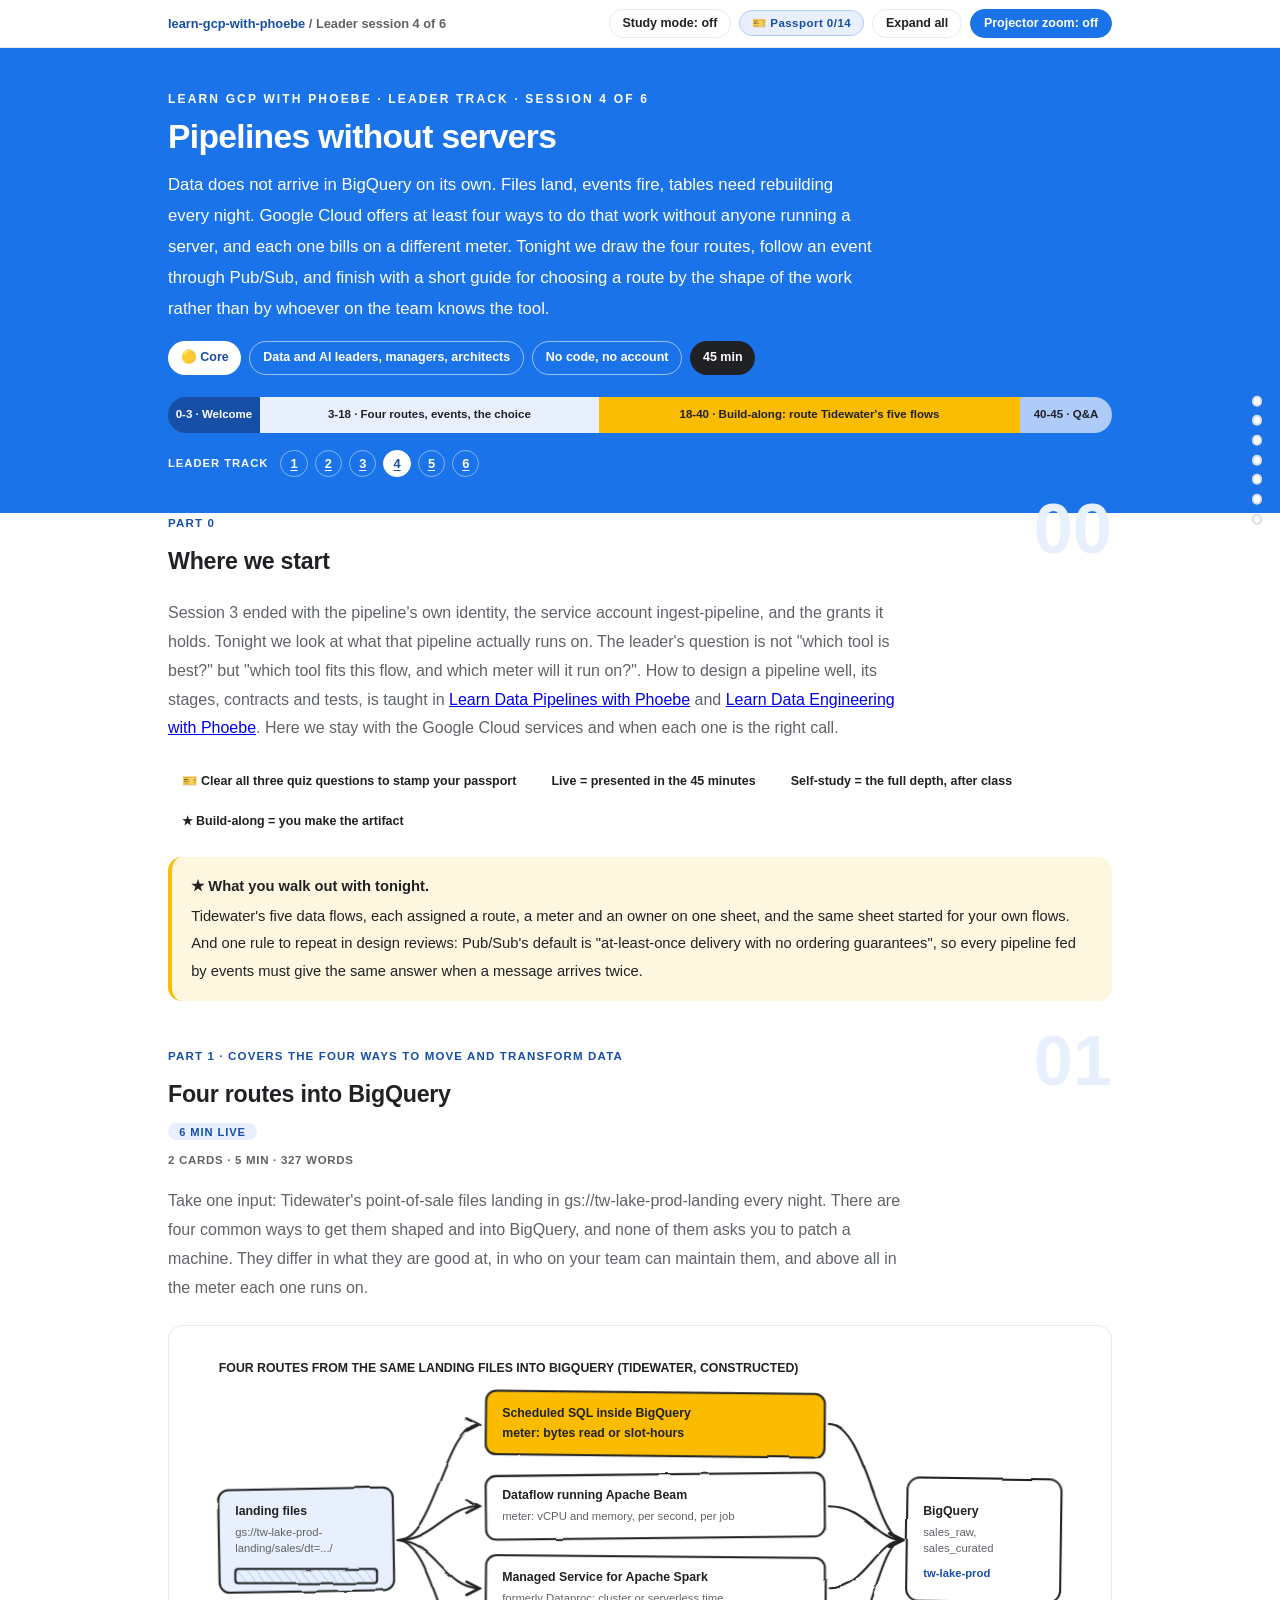
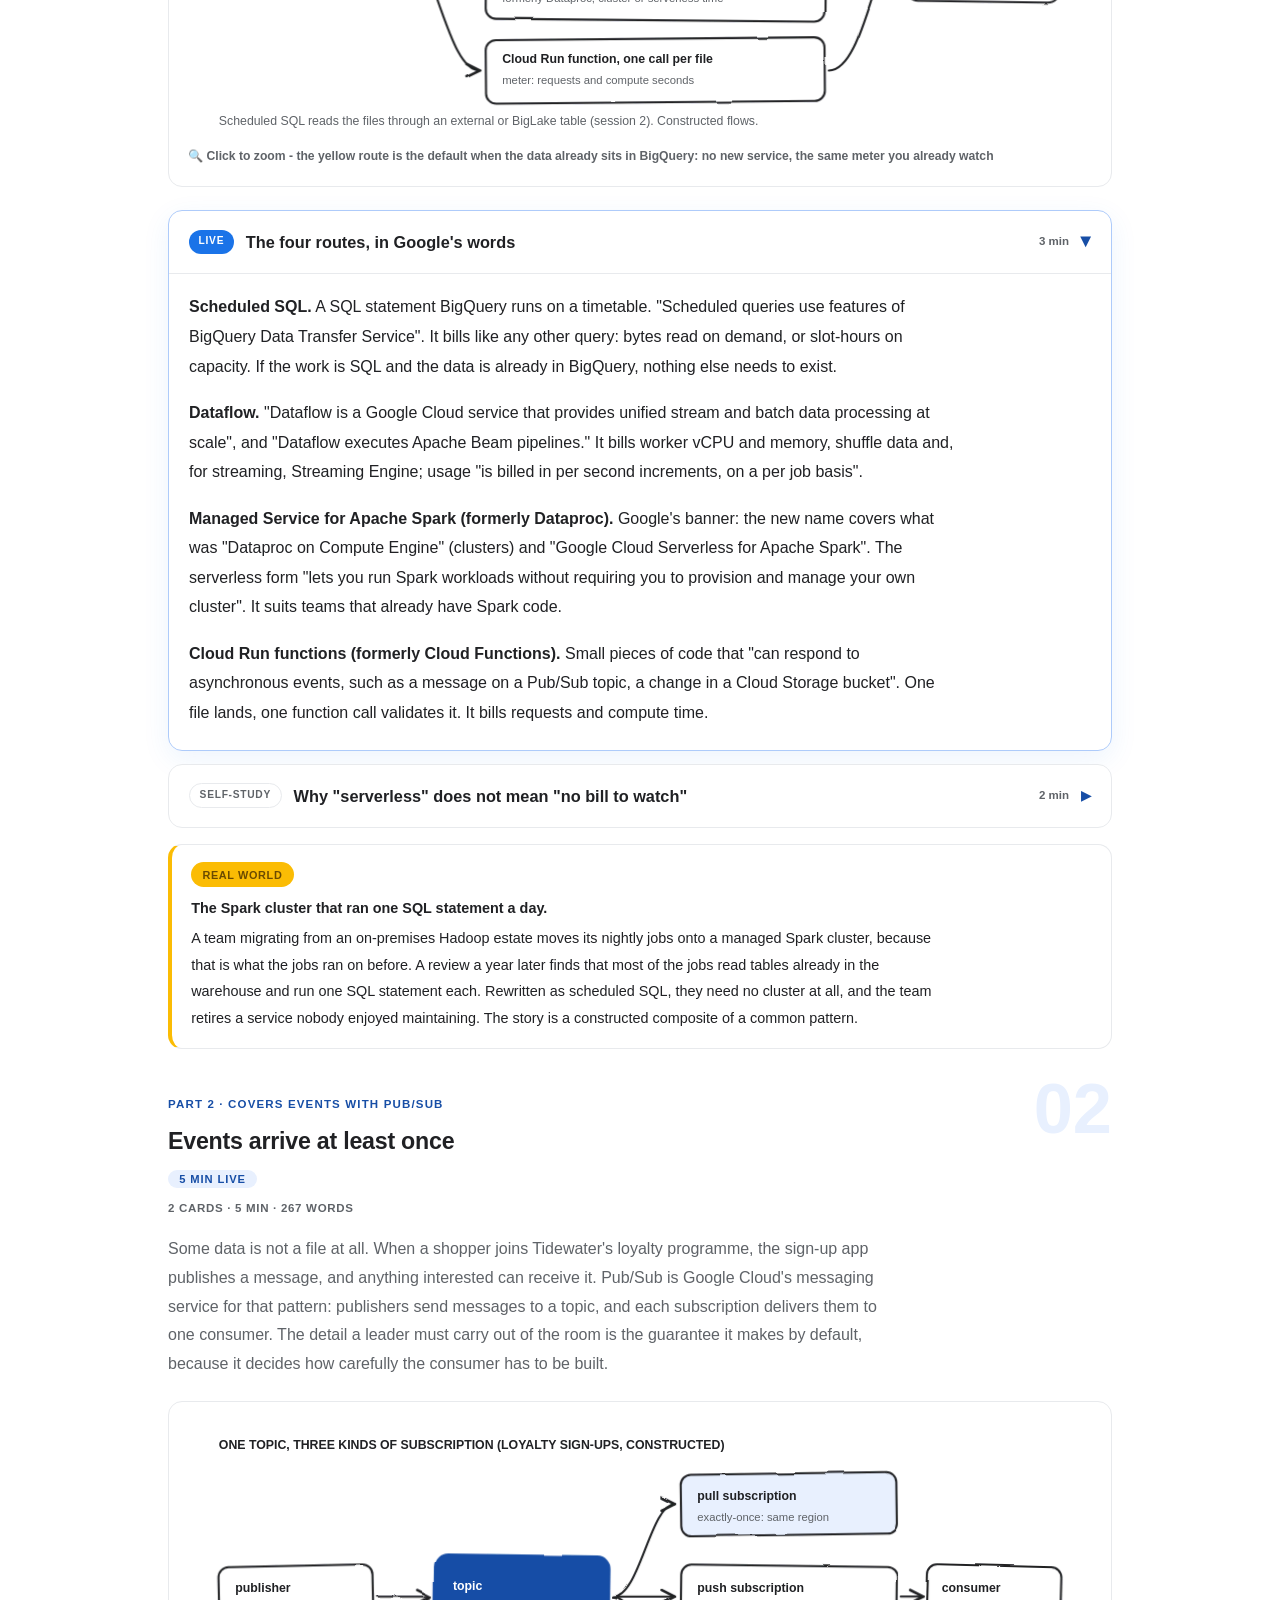
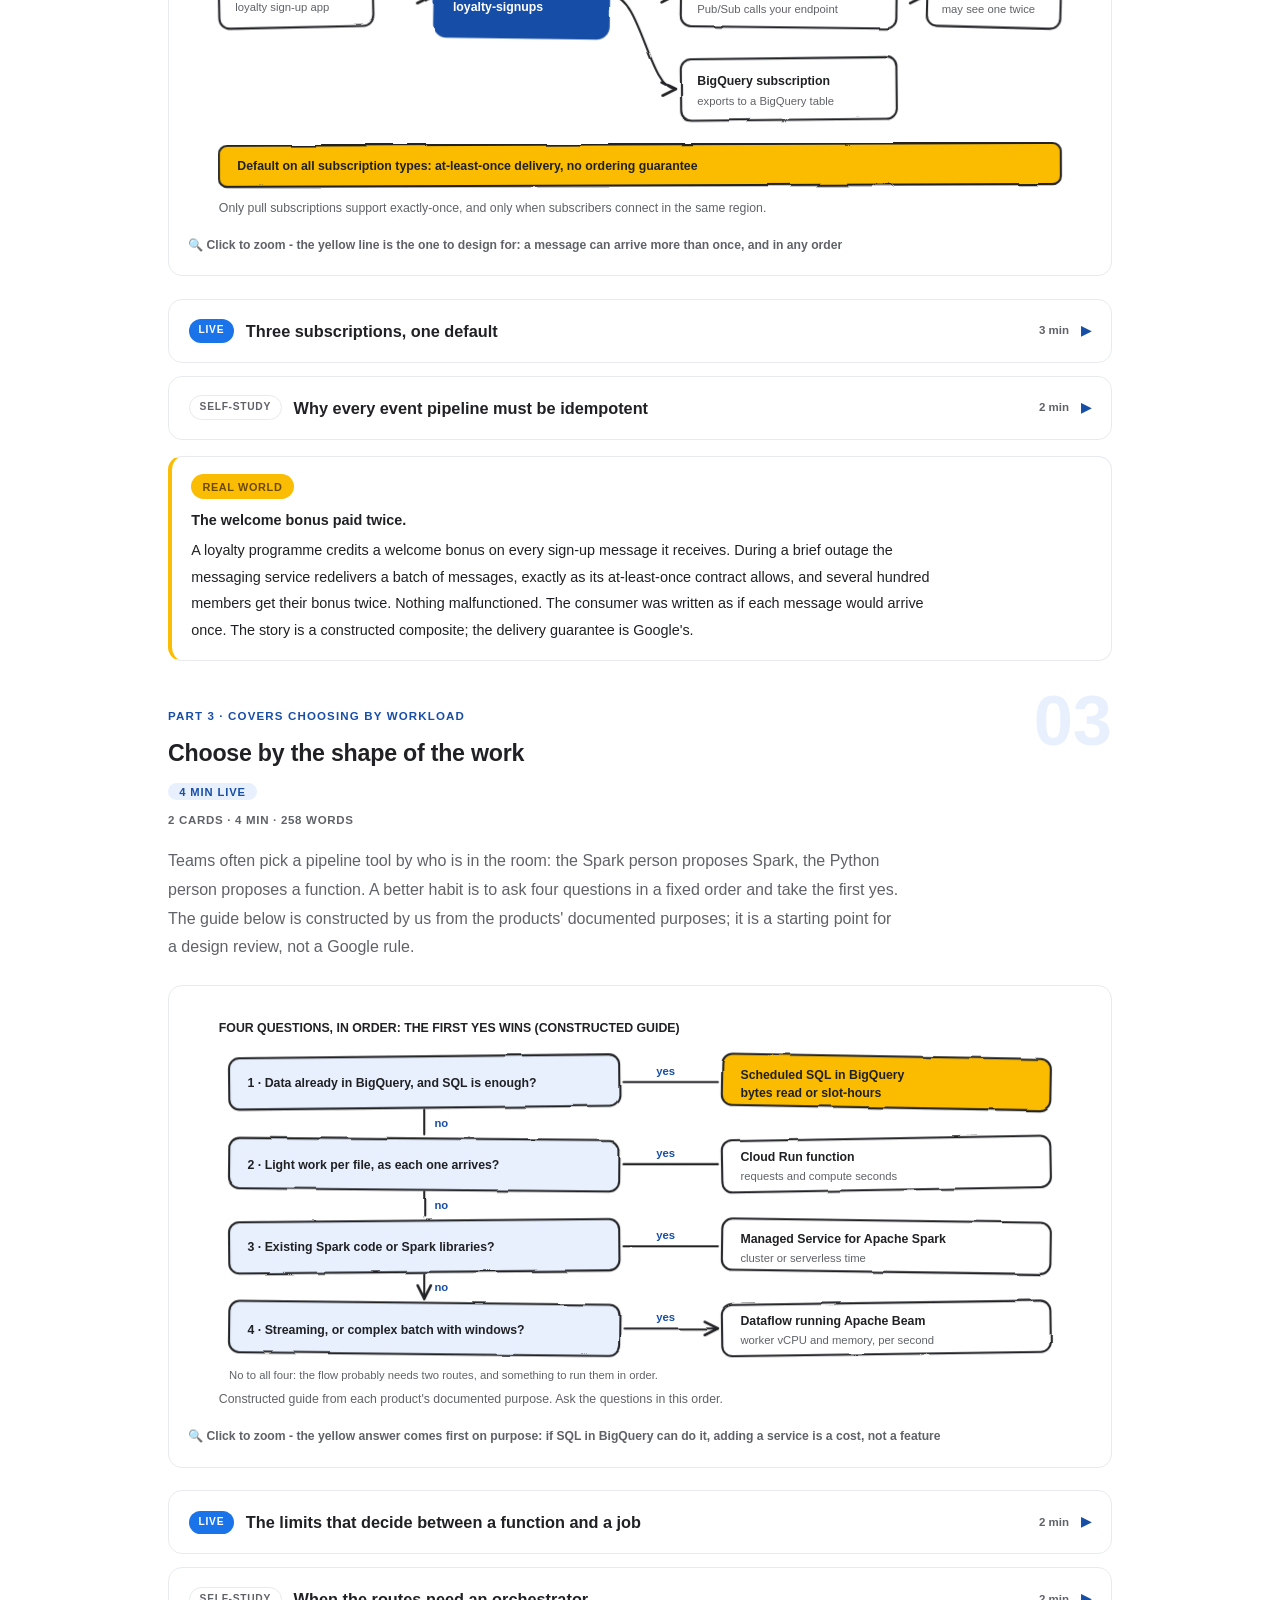
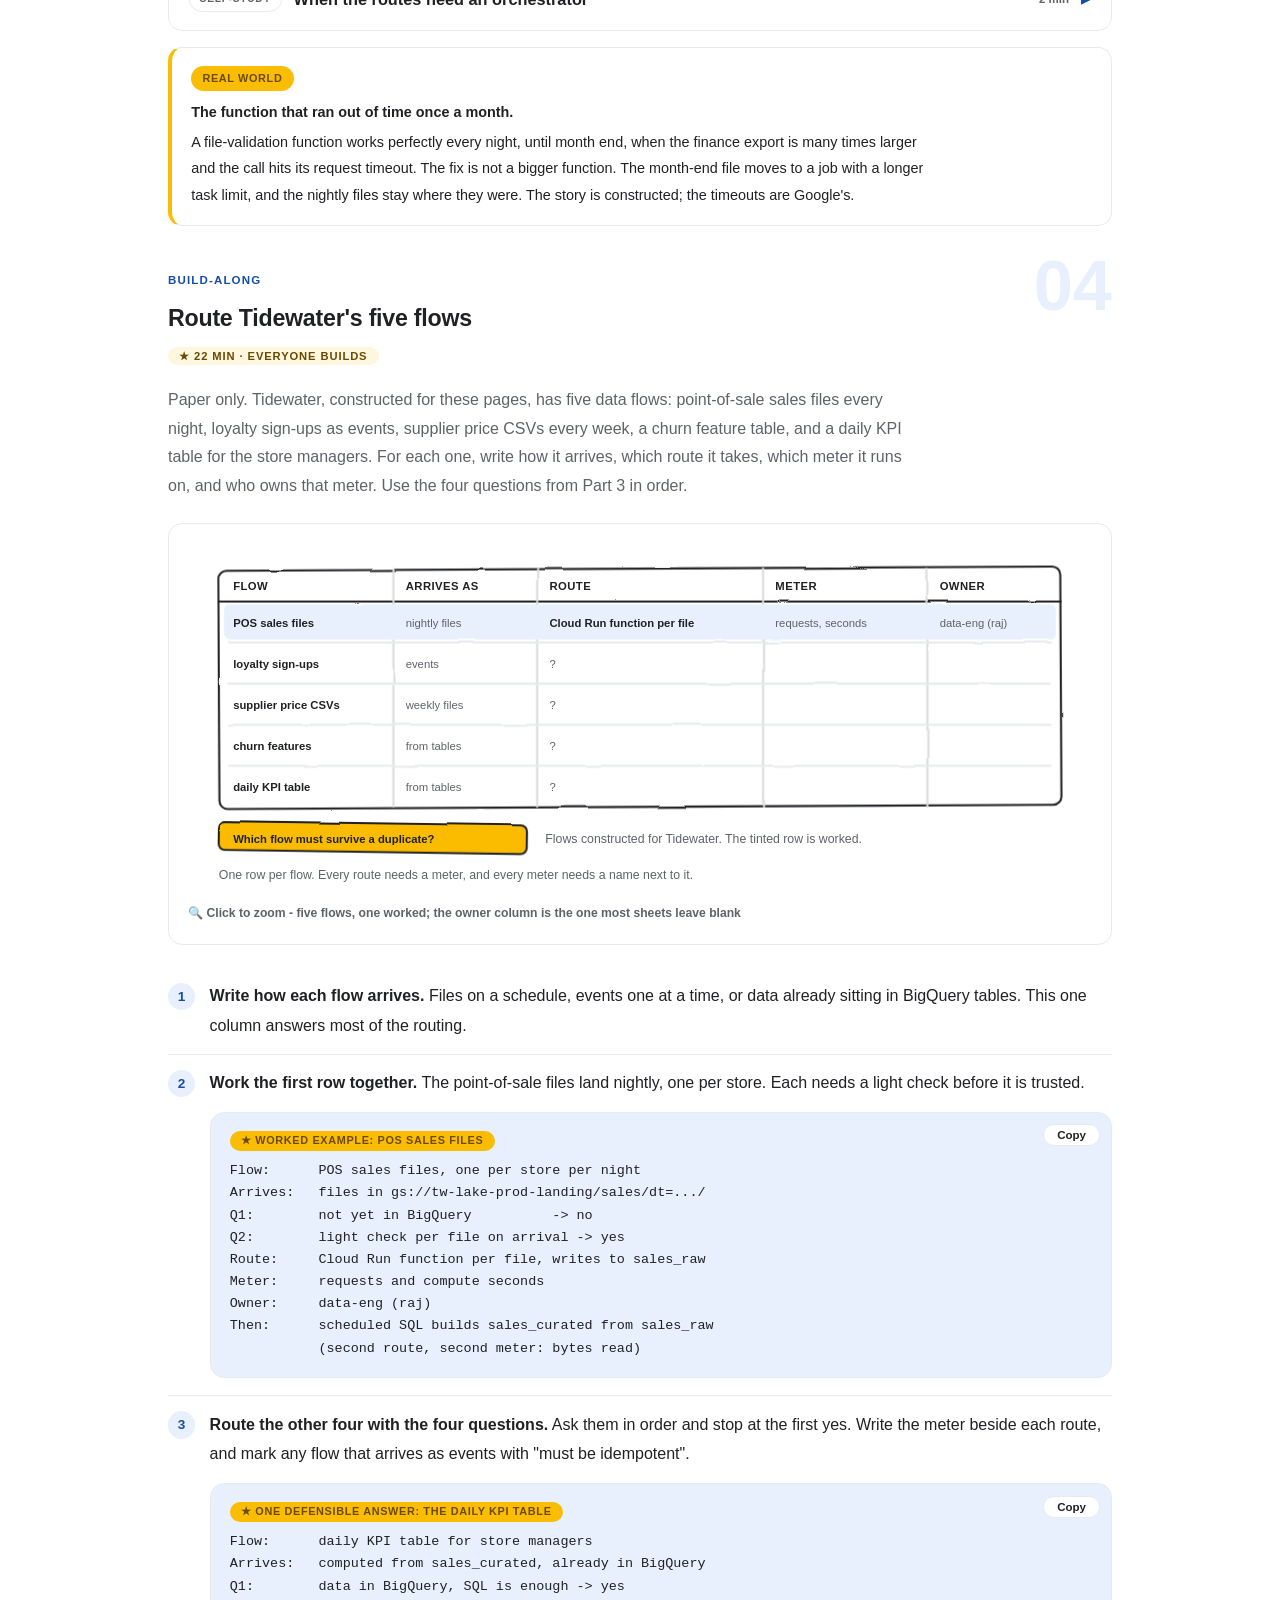
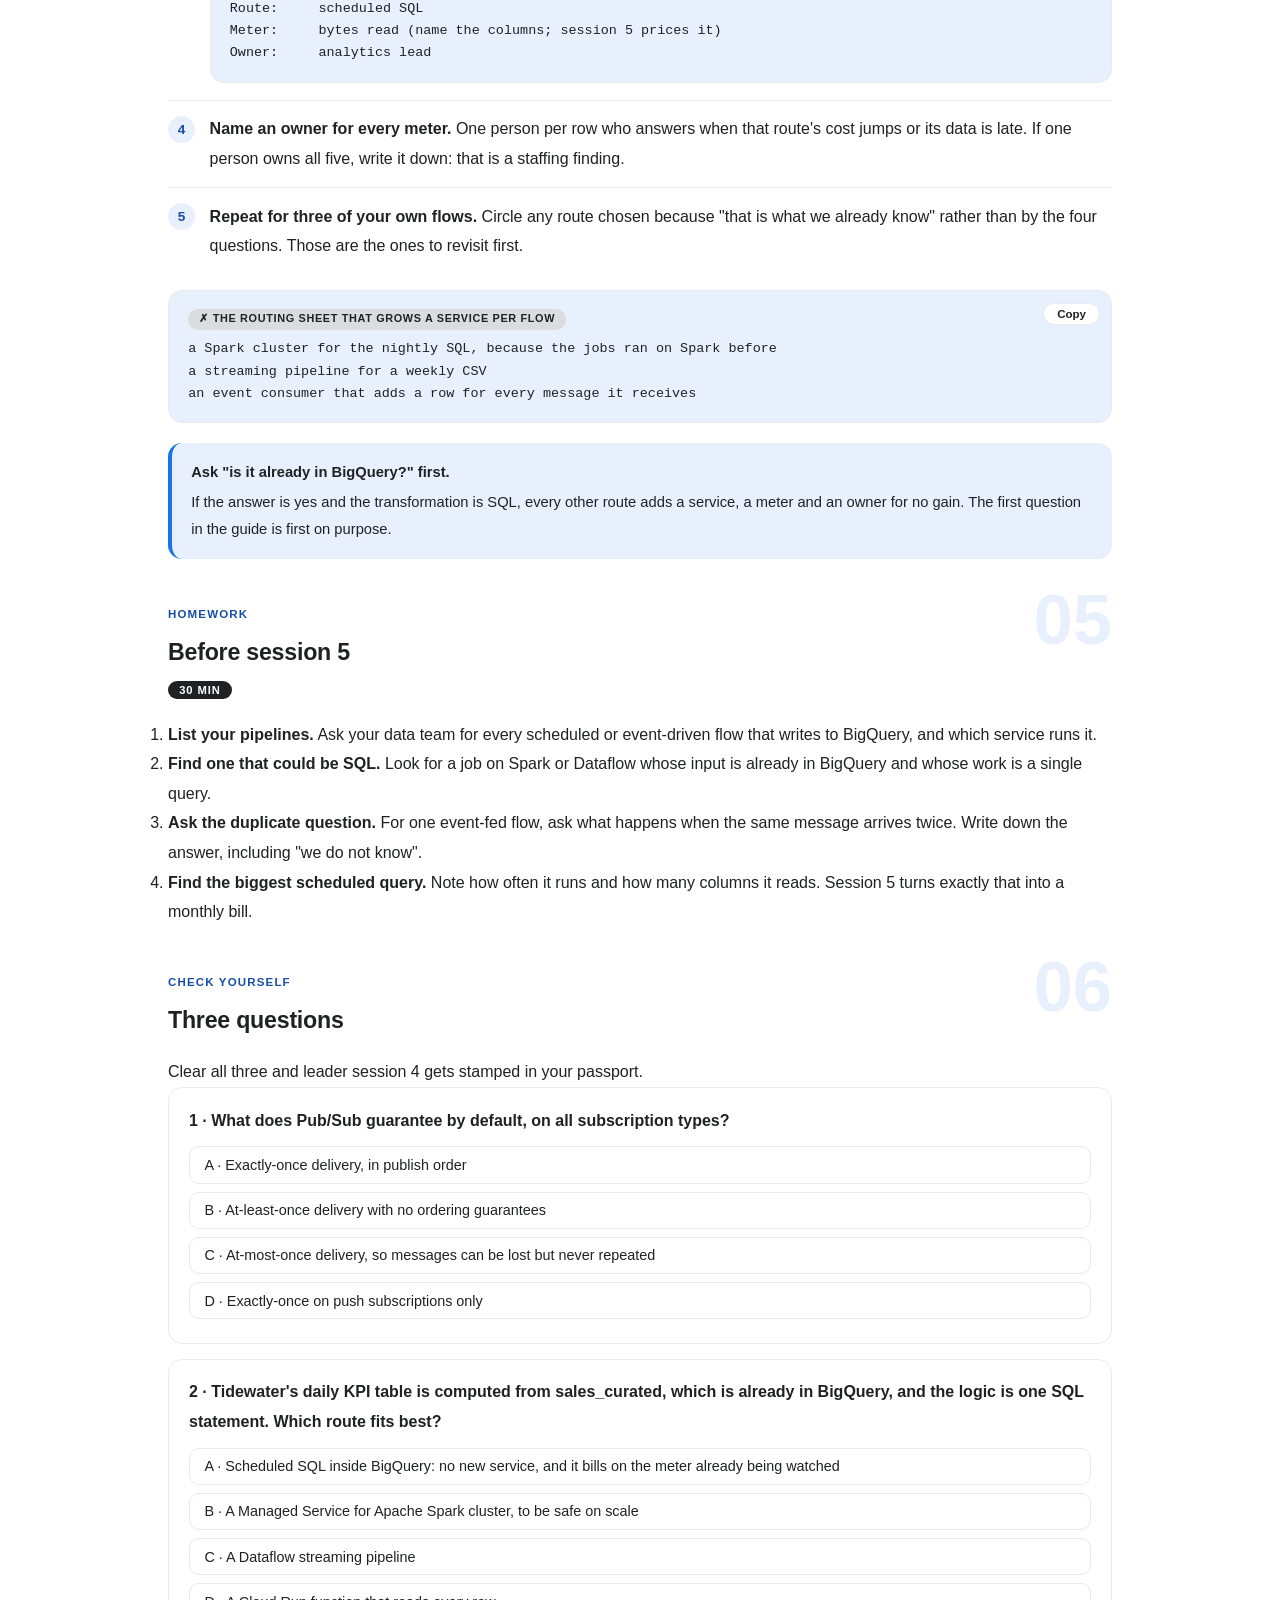
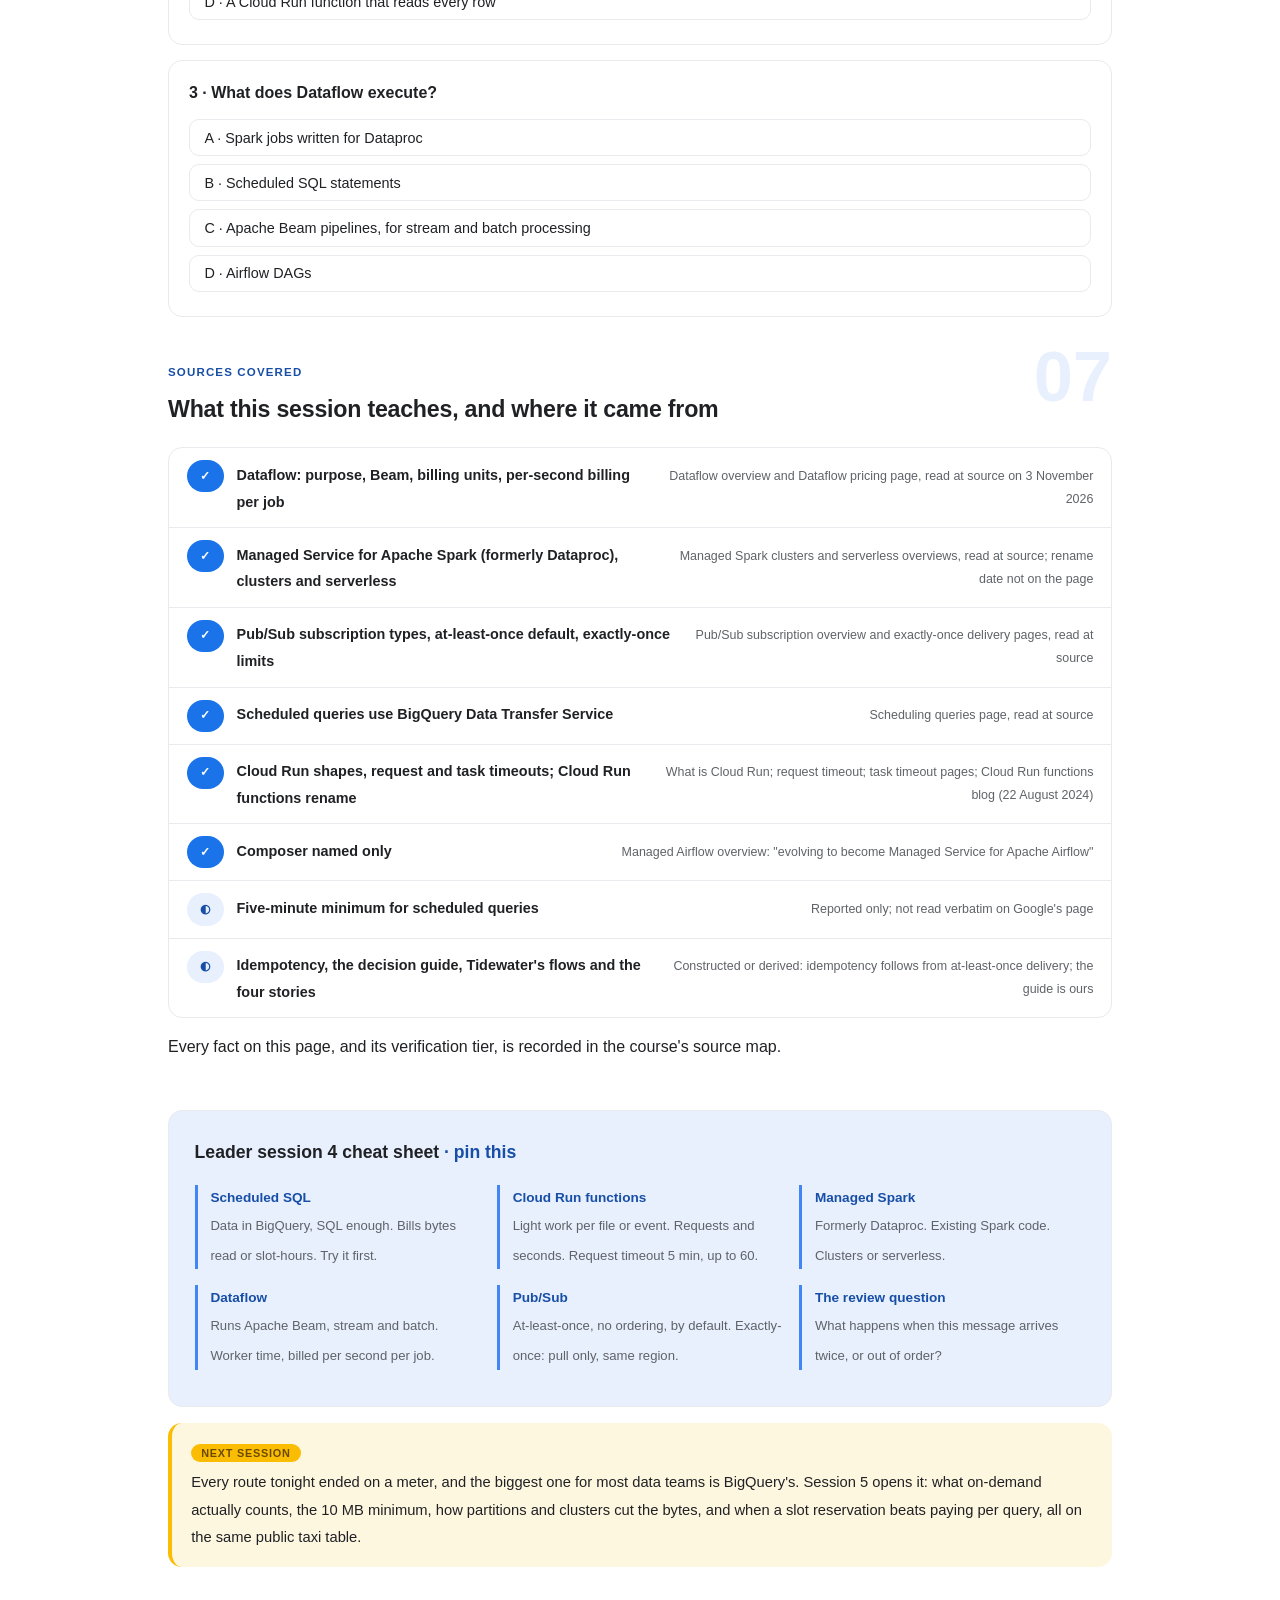
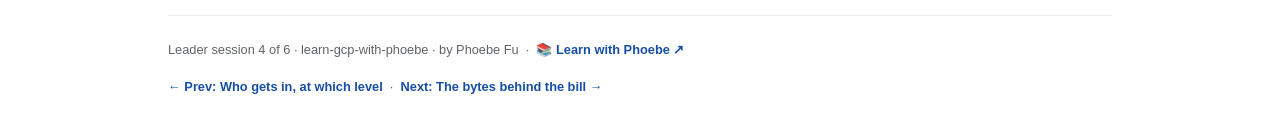
<file: courses/a4-pipelines-without-servers.html>
<!DOCTYPE html>
<html lang="en">
<head>
<meta charset="UTF-8">
<meta name="viewport" content="width=device-width, initial-scale=1.0">
<!-- social:start -->
<meta name="description" content="Leader session 4 of 6. Four ways to move and transform data on Google Cloud without running a server: scheduled SQL, Dataflow, Managed Service for Apache Spark and Cloud Run functions, plus events with Pub/Sub and a decision guide by workload.">
<meta property="og:type" content="article">
<meta property="og:site_name" content="Learn with Phoebe">
<meta property="og:title" content="Pipelines without servers - learn gcp with phoebe">
<meta property="og:description" content="Leader session 4 of 6. Four routes into BigQuery, each on its own meter. Pub/Sub delivers at least once, so every pipeline must survive the same message twice.">
<meta property="og:url" content="https://phoebefu6.github.io/learn-gcp-with-phoebe/courses/a4-pipelines-without-servers.html">
<meta property="og:image" content="https://phoebefu6.github.io/learn-gcp-with-phoebe/assets/og-cover.png">
<meta property="og:image:width" content="1200">
<meta property="og:image:height" content="630">
<meta name="twitter:card" content="summary_large_image">
<meta name="twitter:title" content="Pipelines without servers - learn gcp with phoebe">
<meta name="twitter:description" content="Leader session 4 of 6. Scheduled SQL, Dataflow, Managed Spark, Cloud Run functions and Pub/Sub, chosen by workload.">
<meta name="twitter:image" content="https://phoebefu6.github.io/learn-gcp-with-phoebe/assets/og-cover.png">
<!-- social:end -->
<title>Leader session 4 · Pipelines without servers - learn gcp with phoebe</title>
<link rel="stylesheet" href="../assets/style.css?v=2">
</head>
<body>

<div class="toolbar">
  <div class="wrap">
    <span class="crumb"><a href="../index.html">learn-gcp-with-phoebe</a> / Leader session 4 of 6</span>
    <button class="btn" id="toggle-all" type="button">Expand all</button>
    <button class="btn primary" id="zoom-toggle" type="button">Projector zoom: off</button>
  </div>
</div>

<header class="masthead">
  <div class="wrap">
    <div class="eyebrow">Learn GCP with Phoebe · Leader track · Session 4 of 6</div>
    <h1>Pipelines <span class="accent">without servers</span></h1>
    <p class="sub">Data does not arrive in BigQuery on its own. Files land, events fire, tables need rebuilding every night. Google Cloud offers at least four ways to do that work without anyone running a server, and each one bills on a different meter. Tonight we draw the four routes, follow an event through Pub/Sub, and finish with a short guide for choosing a route by the shape of the work rather than by whoever on the team knows the tool.</p>
    <div class="chip-row">
      <span class="chip level">🟡 Core</span>
      <span class="chip audience">Data and AI leaders, managers, architects</span>
      <span class="chip audience">No code, no account</span>
      <span class="chip time">45 min</span>
    </div>
    <div class="agenda">
      <span class="a1" style="flex:1">0-3 · Welcome</span>
      <span class="a2" style="flex:4">3-18 · Four routes, events, the choice</span>
      <span class="a3" style="flex:5">18-40 · Build-along: route Tidewater's five flows</span>
      <span class="a4" style="flex:1">40-45 · Q&amp;A</span>
    </div>
  </div>
</header>

<main class="wrap">

  <section class="section" id="intro">
    <div class="section-kicker">
      <span class="klabel">Part 0</span>
      <h2>Where we start</h2>
    </div>
    <p class="lede">Session 3 ended with the pipeline's own identity, the service account ingest-pipeline, and the grants it holds. Tonight we look at what that pipeline actually runs on. The leader's question is not "which tool is best?" but "which tool fits this flow, and which meter will it run on?". How to design a pipeline well, its stages, contracts and tests, is taught in <a href="https://phoebefu6.github.io/learn-data-pipelines-with-phoebe/">Learn Data Pipelines with Phoebe</a> and <a href="https://phoebefu6.github.io/learn-data-engineering-with-phoebe/">Learn Data Engineering with Phoebe</a>. Here we stay with the Google Cloud services and when each one is the right call.</p>

    <div class="legend">
      <span class="pill">🎫 Clear all three quiz questions to stamp your passport</span>
      <span class="pill">Live = presented in the 45 minutes</span>
      <span class="pill">Self-study = the full depth, after class</span>
      <span class="pill">★ Build-along = you make the artifact</span>
    </div>

    <div class="callout win">
      <p><strong>★ What you walk out with tonight.</strong> Tidewater's five data flows, each assigned a route, a meter and an owner on one sheet, and the same sheet started for your own flows. And one rule to repeat in design reviews: Pub/Sub's default is "at-least-once delivery with no ordering guarantees", so every pipeline fed by events must give the same answer when a message arrives twice.</p>
    </div>
  </section>

  <section class="section" id="part-1">
    <div class="section-kicker">
      <span class="klabel">Part 1 · covers the four ways to move and transform data</span>
      <h2>Four routes into BigQuery</h2>
      <span class="tag concept">6 min live</span>
    </div>
    <p class="lede">Take one input: Tidewater's point-of-sale files landing in gs://tw-lake-prod-landing every night. There are four common ways to get them shaped and into BigQuery, and none of them asks you to patch a machine. They differ in what they are good at, in who on your team can maintain them, and above all in the meter each one runs on.</p>

    <figure class="zoomable">
      <svg viewBox="0 0 880 380" xmlns="http://www.w3.org/2000/svg" role="img" aria-label="On the left, the constructed landing files in the bucket tw-lake-prod-landing. Four routes fan out to BigQuery on the right. Route one, highlighted: scheduled SQL inside BigQuery, using BigQuery Data Transfer Service, billed by bytes read or slot-hours. Route two: Dataflow running Apache Beam, billed for worker vCPU and memory per second per job. Route three: Managed Service for Apache Spark, formerly Dataproc, on clusters or serverless, billed for cluster or serverless time. Route four: a Cloud Run function per file, billed by requests and compute seconds.">
        <defs>
          <filter id="a4aSk" x="-3%" y="-3%" width="106%" height="106%"><feTurbulence type="fractalNoise" baseFrequency="0.02" numOctaves="2" seed="113" result="n"/><feDisplacementMap in="SourceGraphic" in2="n" scale="2.4" xChannelSelector="R" yChannelSelector="G"/></filter>
          <pattern id="a4aHc" patternUnits="userSpaceOnUse" width="7" height="7" patternTransform="rotate(-38)"><line x1="0" y1="0" x2="0" y2="7" stroke="#1A73E8" stroke-width="1" opacity=".5"/></pattern>
          <marker id="a4aAr" viewBox="0 0 10 10" refX="9" refY="5" markerWidth="8" markerHeight="8" orient="auto"><path d="M1 1 L9 5 L1 9" fill="none" stroke="#202124" stroke-width="1.6" stroke-linecap="round"/></marker>
        </defs>
        <style>
          .a4aH { font: 800 12px Inter, sans-serif; fill: #202124; }
          .a4aL { font: 600 12px Inter, sans-serif; fill: #202124; }
          .a4aS { font: 400 11px Inter, sans-serif; fill: #5F6368; }
          .a4aA { font: 700 11px Inter, sans-serif; fill: #174EA6; }
          .a4aN { font: 400 12px Inter, sans-serif; fill: #5F6368; }
        </style>

        <text class="a4aH" x="30" y="26">FOUR ROUTES FROM THE SAME LANDING FILES INTO BIGQUERY (TIDEWATER, CONSTRUCTED)</text>

        <g filter="url(#a4aSk)" fill="none" stroke="#202124" stroke-width="2" stroke-linecap="round" stroke-linejoin="round">
          <rect x="30" y="140" width="170" height="100" rx="10" transform="rotate(-1 115 190)" fill="#E8F0FE"/>
          <rect x="46" y="218" width="138" height="14" rx="3" fill="url(#a4aHc)"/>
          <rect x="290" y="46" width="330" height="62" rx="10" transform="rotate(0.6 455 77)" fill="#FBBC04"/>
          <rect x="290" y="126" width="330" height="62" rx="10" transform="rotate(-0.6 455 157)" fill="#FFFFFF"/>
          <rect x="290" y="206" width="330" height="62" rx="10" transform="rotate(0.5 455 237)" fill="#FFFFFF"/>
          <rect x="290" y="286" width="330" height="62" rx="10" transform="rotate(-0.5 455 317)" fill="#FFFFFF"/>
          <path d="M204 190 C 240 190, 250 77, 284 77" marker-end="url(#a4aAr)"/>
          <path d="M204 190 C 240 190, 250 157, 284 157" marker-end="url(#a4aAr)"/>
          <path d="M204 190 C 240 190, 250 237, 284 237" marker-end="url(#a4aAr)"/>
          <path d="M204 190 C 240 190, 250 317, 284 317" marker-end="url(#a4aAr)"/>
          <rect x="700" y="130" width="150" height="120" rx="12" transform="rotate(0.8 775 190)" fill="#FFFFFF"/>
          <path d="M624 77 C 660 77, 670 190, 696 190" marker-end="url(#a4aAr)"/>
          <path d="M624 157 C 660 157, 670 190, 696 190" marker-end="url(#a4aAr)"/>
          <path d="M624 237 C 660 237, 670 190, 696 190" marker-end="url(#a4aAr)"/>
          <path d="M624 317 C 660 317, 670 190, 696 190" marker-end="url(#a4aAr)"/>
        </g>

        <text class="a4aL" x="46" y="166">landing files</text>
        <text class="a4aS" x="46" y="186">gs://tw-lake-prod-</text>
        <text class="a4aS" x="46" y="202">landing/sales/dt=.../</text>

        <text class="a4aL" x="306" y="70">Scheduled SQL inside BigQuery</text>
        <text class="a4aL" x="306" y="90">meter: bytes read or slot-hours</text>
        <text class="a4aL" x="306" y="150">Dataflow running Apache Beam</text>
        <text class="a4aS" x="306" y="170">meter: vCPU and memory, per second, per job</text>
        <text class="a4aL" x="306" y="230">Managed Service for Apache Spark</text>
        <text class="a4aS" x="306" y="250">formerly Dataproc; cluster or serverless time</text>
        <text class="a4aL" x="306" y="310">Cloud Run function, one call per file</text>
        <text class="a4aS" x="306" y="330">meter: requests and compute seconds</text>

        <text class="a4aL" x="716" y="166">BigQuery</text>
        <text class="a4aS" x="716" y="186">sales_raw,</text>
        <text class="a4aS" x="716" y="202">sales_curated</text>
        <text class="a4aA" x="716" y="226">tw-lake-prod</text>

        <text class="a4aN" x="30" y="370">Scheduled SQL reads the files through an external or BigLake table (session 2). Constructed flows.</text>
      </svg>
      <figcaption>🔍 Click to zoom - the yellow route is the default when the data already sits in BigQuery: no new service, the same meter you already watch</figcaption>
    </figure>

    <details class="card" open>
      <summary><span class="mode live">Live</span>The four routes, in Google's words<span class="mini">3 min</span><span class="caret">▶</span></summary>
      <div class="body">
        <p><strong>Scheduled SQL.</strong> A SQL statement BigQuery runs on a timetable. "Scheduled queries use features of BigQuery Data Transfer Service". It bills like any other query: bytes read on demand, or slot-hours on capacity. If the work is SQL and the data is already in BigQuery, nothing else needs to exist.</p>
        <p><strong>Dataflow.</strong> "Dataflow is a Google Cloud service that provides unified stream and batch data processing at scale", and "Dataflow executes Apache Beam pipelines." It bills worker vCPU and memory, shuffle data and, for streaming, Streaming Engine; usage "is billed in per second increments, on a per job basis".</p>
        <p><strong>Managed Service for Apache Spark (formerly Dataproc).</strong> Google's banner: the new name covers what was "Dataproc on Compute Engine" (clusters) and "Google Cloud Serverless for Apache Spark". The serverless form "lets you run Spark workloads without requiring you to provision and manage your own cluster". It suits teams that already have Spark code.</p>
        <p><strong>Cloud Run functions (formerly Cloud Functions).</strong> Small pieces of code that "can respond to asynchronous events, such as a message on a Pub/Sub topic, a change in a Cloud Storage bucket". One file lands, one function call validates it. It bills requests and compute time.</p>
      </div>
    </details>

    <details class="card">
      <summary><span class="mode self">Self-study</span>Why "serverless" does not mean "no bill to watch"<span class="mini">2 min</span><span class="caret">▶</span></summary>
      <div class="body">
        <p>None of the four routes has a machine for your team to patch, but each one has a meter that grows with use, and the meters do not look alike. Scheduled SQL grows with the bytes it reads, so a nightly rebuild that reads a whole history table every night costs more every month the history grows. Dataflow grows with worker time per job. Spark clusters, unless serverless, can run while nobody uses them. Functions grow with the number of calls, which follows the number of files or events.</p>
        <p>So the owner of a route is also the owner of its meter. Prices for each are on the product's own pricing page; these pages quote only the BigQuery ones, in session 5, because they are the ones the builder bench verifies.</p>
      </div>
    </details>

    <div class="callout example">
      <span class="ex-pill">Real world</span>
      <p><strong>The Spark cluster that ran one SQL statement a day.</strong> A team migrating from an on-premises Hadoop estate moves its nightly jobs onto a managed Spark cluster, because that is what the jobs ran on before. A review a year later finds that most of the jobs read tables already in the warehouse and run one SQL statement each. Rewritten as scheduled SQL, they need no cluster at all, and the team retires a service nobody enjoyed maintaining. The story is a constructed composite of a common pattern.</p>
    </div>
  </section>

  <section class="section" id="part-2">
    <div class="section-kicker">
      <span class="klabel">Part 2 · covers events with Pub/Sub</span>
      <h2>Events arrive at least once</h2>
      <span class="tag concept">5 min live</span>
    </div>
    <p class="lede">Some data is not a file at all. When a shopper joins Tidewater's loyalty programme, the sign-up app publishes a message, and anything interested can receive it. Pub/Sub is Google Cloud's messaging service for that pattern: publishers send messages to a topic, and each subscription delivers them to one consumer. The detail a leader must carry out of the room is the guarantee it makes by default, because it decides how carefully the consumer has to be built.</p>

    <figure class="zoomable">
      <svg viewBox="0 0 880 392" xmlns="http://www.w3.org/2000/svg" role="img" aria-label="A publisher, the constructed loyalty sign-up app, sends messages to a topic called loyalty-signups. The topic fans out to three subscriptions. Pull: the subscriber requests messages, and exactly-once delivery is possible in the same region. Push: Pub/Sub calls your endpoint, no exactly-once. BigQuery subscription: exports to a BigQuery table, no exactly-once. A consumer on the push route may see a message twice. A highlighted band states the default for all subscription types: at-least-once delivery with no ordering guarantees.">
        <defs>
          <filter id="a4bSk" x="-3%" y="-3%" width="106%" height="106%"><feTurbulence type="fractalNoise" baseFrequency="0.02" numOctaves="2" seed="127" result="n"/><feDisplacementMap in="SourceGraphic" in2="n" scale="2.4" xChannelSelector="R" yChannelSelector="G"/></filter>
          <marker id="a4bAr" viewBox="0 0 10 10" refX="9" refY="5" markerWidth="8" markerHeight="8" orient="auto"><path d="M1 1 L9 5 L1 9" fill="none" stroke="#202124" stroke-width="1.6" stroke-linecap="round"/></marker>
        </defs>
        <style>
          .a4bH { font: 800 12px Inter, sans-serif; fill: #202124; }
          .a4bL { font: 600 12px Inter, sans-serif; fill: #202124; }
          .a4bS { font: 400 11px Inter, sans-serif; fill: #5F6368; }
          .a4bW { font: 800 12px Inter, sans-serif; fill: #FFFFFF; }
          .a4bN { font: 400 12px Inter, sans-serif; fill: #5F6368; }
        </style>

        <text class="a4bH" x="30" y="26">ONE TOPIC, THREE KINDS OF SUBSCRIPTION (LOYALTY SIGN-UPS, CONSTRUCTED)</text>

        <g filter="url(#a4bSk)" fill="none" stroke="#202124" stroke-width="2" stroke-linecap="round" stroke-linejoin="round">
          <rect x="30" y="140" width="150" height="60" rx="10" transform="rotate(-1.2 105 170)" fill="#FFFFFF"/>
          <path d="M184 170 L236 170" marker-end="url(#a4bAr)"/>
          <rect x="240" y="130" width="170" height="80" rx="12" transform="rotate(0.8 325 170)" fill="#174EA6" stroke="#174EA6"/>
          <path d="M414 170 C 440 170, 450 80, 474 80" marker-end="url(#a4bAr)"/>
          <path d="M414 170 L474 170" marker-end="url(#a4bAr)"/>
          <path d="M414 170 C 440 170, 450 260, 474 260" marker-end="url(#a4bAr)"/>
          <rect x="480" y="50" width="210" height="60" rx="10" transform="rotate(-0.8 585 80)" fill="#E8F0FE"/>
          <rect x="480" y="140" width="210" height="60" rx="10" transform="rotate(0.7 585 170)" fill="#FFFFFF"/>
          <rect x="480" y="230" width="210" height="60" rx="10" transform="rotate(-0.6 585 260)" fill="#FFFFFF"/>
          <path d="M694 170 L716 170" marker-end="url(#a4bAr)"/>
          <rect x="720" y="140" width="130" height="60" rx="10" transform="rotate(1.5 785 170)" fill="#FFFFFF"/>
          <rect x="30" y="314" width="820" height="40" rx="8" transform="rotate(-0.2 440 334)" fill="#FBBC04"/>
        </g>

        <text class="a4bL" x="46" y="166">publisher</text>
        <text class="a4bS" x="46" y="184">loyalty sign-up app</text>
        <text class="a4bW" x="258" y="164">topic</text>
        <text class="a4bW" x="258" y="184">loyalty-signups</text>

        <text class="a4bL" x="496" y="76">pull subscription</text>
        <text class="a4bS" x="496" y="96">exactly-once: same region</text>
        <text class="a4bL" x="496" y="166">push subscription</text>
        <text class="a4bS" x="496" y="186">Pub/Sub calls your endpoint</text>
        <text class="a4bL" x="496" y="256">BigQuery subscription</text>
        <text class="a4bS" x="496" y="276">exports to a BigQuery table</text>

        <text class="a4bL" x="734" y="166">consumer</text>
        <text class="a4bS" x="734" y="186">may see one twice</text>

        <text class="a4bL" x="48" y="339">Default on all subscription types: at-least-once delivery, no ordering guarantee</text>

        <text class="a4bN" x="30" y="380">Only pull subscriptions support exactly-once, and only when subscribers connect in the same region.</text>
      </svg>
      <figcaption>🔍 Click to zoom - the yellow line is the one to design for: a message can arrive more than once, and in any order</figcaption>
    </figure>

    <details class="card">
      <summary><span class="mode live">Live</span>Three subscriptions, one default<span class="mini">3 min</span><span class="caret">▶</span></summary>
      <div class="body">
        <p>Google's subscription overview names three types. "Pull subscriptions use a subscriber client to request messages from the Pub/Sub server." "Push subscriptions use the Pub/Sub server to initiate requests to your subscriber application to deliver messages." "BigQuery subscriptions export data to a BigQuery table." Then the sentence that matters: "By default, Pub/Sub offers at-least-once delivery with no ordering guarantees on all subscription types."</p>
        <p>"Pub/Sub also supports exactly-once delivery", with two limits from the exactly-once page: only the pull subscription type supports it, and "The exactly-once delivery guarantee only applies when subscribers connect to the service in the same region." Push and BigQuery subscriptions never get it. For Tidewater's loyalty sign-ups, landing straight in a table through a BigQuery subscription, that means the table can hold the same sign-up twice.</p>
      </div>
    </details>

    <details class="card">
      <summary><span class="mode self">Self-study</span>Why every event pipeline must be idempotent<span class="mini">2 min</span><span class="caret">▶</span></summary>
      <div class="body">
        <p>This conclusion is ours, derived from Google's guarantee: if delivery is at least once, a duplicate is a matter of when, not whether. A consumer is idempotent when processing the same message twice leaves the same result as processing it once. In practice that means each message carries a stable identifier (the sign-up's own id, not the time it arrived), and the consumer writes by that identifier, so a repeat overwrites rather than adds.</p>
        <p>Ordering is the second half. With "no ordering guarantees", a "member updated" message can arrive before the "member joined" message it updates. Windows, late data and ordering design are a subject of their own, taught in <a href="https://phoebefu6.github.io/learn-streaming-data-with-phoebe/">Learn Streaming Data with Phoebe</a>. The leader's job is to ask, in every design review that involves events: what happens when this message arrives twice, or out of order?</p>
      </div>
    </details>

    <div class="callout example">
      <span class="ex-pill">Real world</span>
      <p><strong>The welcome bonus paid twice.</strong> A loyalty programme credits a welcome bonus on every sign-up message it receives. During a brief outage the messaging service redelivers a batch of messages, exactly as its at-least-once contract allows, and several hundred members get their bonus twice. Nothing malfunctioned. The consumer was written as if each message would arrive once. The story is a constructed composite; the delivery guarantee is Google's.</p>
    </div>
  </section>

  <section class="section" id="part-3">
    <div class="section-kicker">
      <span class="klabel">Part 3 · covers choosing by workload</span>
      <h2>Choose by the shape of the work</h2>
      <span class="tag concept">4 min live</span>
    </div>
    <p class="lede">Teams often pick a pipeline tool by who is in the room: the Spark person proposes Spark, the Python person proposes a function. A better habit is to ask four questions in a fixed order and take the first yes. The guide below is constructed by us from the products' documented purposes; it is a starting point for a design review, not a Google rule.</p>

    <figure class="zoomable">
      <svg viewBox="0 0 880 400" xmlns="http://www.w3.org/2000/svg" role="img" aria-label="A decision guide with four questions in order, each with a yes branch to the right and a no branch down. One: is the data already in BigQuery and is SQL enough? Yes: scheduled SQL in BigQuery, highlighted. Two: light work per file as each file arrives? Yes: a Cloud Run function. Three: existing Spark code or Spark libraries? Yes: Managed Service for Apache Spark. Four: streaming, or complex batch with windows? Yes: Dataflow running Apache Beam. No to all four suggests two routes and an orchestrator.">
        <defs>
          <filter id="a4cSk" x="-3%" y="-3%" width="106%" height="106%"><feTurbulence type="fractalNoise" baseFrequency="0.02" numOctaves="2" seed="131" result="n"/><feDisplacementMap in="SourceGraphic" in2="n" scale="2.4" xChannelSelector="R" yChannelSelector="G"/></filter>
          <marker id="a4cAr" viewBox="0 0 10 10" refX="9" refY="5" markerWidth="8" markerHeight="8" orient="auto"><path d="M1 1 L9 5 L1 9" fill="none" stroke="#202124" stroke-width="1.6" stroke-linecap="round"/></marker>
        </defs>
        <style>
          .a4cH { font: 800 12px Inter, sans-serif; fill: #202124; }
          .a4cL { font: 600 12px Inter, sans-serif; fill: #202124; }
          .a4cS { font: 400 11px Inter, sans-serif; fill: #5F6368; }
          .a4cA { font: 700 11px Inter, sans-serif; fill: #174EA6; }
          .a4cN { font: 400 12px Inter, sans-serif; fill: #5F6368; }
        </style>

        <text class="a4cH" x="30" y="26">FOUR QUESTIONS, IN ORDER: THE FIRST YES WINS (CONSTRUCTED GUIDE)</text>

        <g filter="url(#a4cSk)" fill="none" stroke="#202124" stroke-width="2" stroke-linecap="round" stroke-linejoin="round">
          <rect x="40" y="50" width="380" height="50" rx="10" transform="rotate(-0.6 230 75)" fill="#E8F0FE"/>
          <rect x="40" y="130" width="380" height="50" rx="10" transform="rotate(0.5 230 155)" fill="#E8F0FE"/>
          <rect x="40" y="210" width="380" height="50" rx="10" transform="rotate(-0.5 230 235)" fill="#E8F0FE"/>
          <rect x="40" y="290" width="380" height="50" rx="10" transform="rotate(0.6 230 315)" fill="#E8F0FE"/>
          <path d="M230 102 L230 126 M230 182 L230 206 M230 262 L230 286" marker-end="url(#a4cAr)"/>
          <path d="M424 75 L516 75 M424 155 L516 155 M424 235 L516 235 M424 315 L516 315" marker-end="url(#a4cAr)"/>
          <rect x="520" y="50" width="320" height="50" rx="10" transform="rotate(1 680 75)" fill="#FBBC04"/>
          <rect x="520" y="130" width="320" height="50" rx="10" transform="rotate(-1 680 155)" fill="#FFFFFF"/>
          <rect x="520" y="210" width="320" height="50" rx="10" transform="rotate(0.8 680 235)" fill="#FFFFFF"/>
          <rect x="520" y="290" width="320" height="50" rx="10" transform="rotate(-0.8 680 315)" fill="#FFFFFF"/>
        </g>

        <text class="a4cL" x="58" y="80">1 · Data already in BigQuery, and SQL is enough?</text>
        <text class="a4cL" x="58" y="160">2 · Light work per file, as each one arrives?</text>
        <text class="a4cL" x="58" y="240">3 · Existing Spark code or Spark libraries?</text>
        <text class="a4cL" x="58" y="320">4 · Streaming, or complex batch with windows?</text>
        <text class="a4cA" x="240" y="119">no</text>
        <text class="a4cA" x="240" y="199">no</text>
        <text class="a4cA" x="240" y="279">no</text>
        <text class="a4cA" x="456" y="68">yes</text>
        <text class="a4cA" x="456" y="148">yes</text>
        <text class="a4cA" x="456" y="228">yes</text>
        <text class="a4cA" x="456" y="308">yes</text>

        <text class="a4cL" x="538" y="72">Scheduled SQL in BigQuery</text>
        <text class="a4cL" x="538" y="90">bytes read or slot-hours</text>
        <text class="a4cL" x="538" y="152">Cloud Run function</text>
        <text class="a4cS" x="538" y="170">requests and compute seconds</text>
        <text class="a4cL" x="538" y="232">Managed Service for Apache Spark</text>
        <text class="a4cS" x="538" y="250">cluster or serverless time</text>
        <text class="a4cL" x="538" y="312">Dataflow running Apache Beam</text>
        <text class="a4cS" x="538" y="330">worker vCPU and memory, per second</text>

        <text class="a4cS" x="40" y="364">No to all four: the flow probably needs two routes, and something to run them in order.</text>
        <text class="a4cN" x="30" y="388">Constructed guide from each product's documented purpose. Ask the questions in this order.</text>
      </svg>
      <figcaption>🔍 Click to zoom - the yellow answer comes first on purpose: if SQL in BigQuery can do it, adding a service is a cost, not a feature</figcaption>
    </figure>

    <details class="card">
      <summary><span class="mode live">Live</span>The limits that decide between a function and a job<span class="mini">2 min</span><span class="caret">▶</span></summary>
      <div class="body">
        <p>Cloud Run runs code in several shapes: "your code can run as a service, job, worker pool, or instance." Two of them matter for pipelines, and their time limits decide which one fits. A request to a service or function times out "by default to 5 minutes (300 seconds) and can be extended up to 60 minutes (3600 seconds)". A job's tasks run "for a maximum of 10 minutes" by default and can be set up to 168 hours (7 days).</p>
        <p>The practical reading: a function per file is right when each file can be handled in seconds to minutes. A monthly file that takes two hours to process does not belong in a request; it belongs in a job, or in Dataflow. Builder session 6 writes and runs a function on a laptop and shows where the limits bite.</p>
      </div>
    </details>

    <details class="card">
      <summary><span class="mode self">Self-study</span>When the routes need an orchestrator<span class="mini">2 min</span><span class="caret">▶</span></summary>
      <div class="body">
        <p>Real flows chain routes: a function validates a file, then a SQL statement rebuilds a curated table, then a feature table refreshes. Something has to run them in order and retry the failures. Google Cloud's managed Airflow service is Cloud Composer, which "is evolving to become Managed Service for Apache Airflow"; these pages name it and stop there. How to design orchestration, dependencies, retries and backfills, lives in <a href="https://phoebefu6.github.io/learn-data-orchestration-with-phoebe/">Learn Data Orchestration with Phoebe</a>.</p>
        <p>One honest gap. Several secondary sources say a scheduled query cannot run more often than every five minutes. We could not read that rule verbatim on Google's scheduling page, so treat it as reported, and confirm it in the console before you design around it.</p>
      </div>
    </details>

    <div class="callout example">
      <span class="ex-pill">Real world</span>
      <p><strong>The function that ran out of time once a month.</strong> A file-validation function works perfectly every night, until month end, when the finance export is many times larger and the call hits its request timeout. The fix is not a bigger function. The month-end file moves to a job with a longer task limit, and the nightly files stay where they were. The story is constructed; the timeouts are Google's.</p>
    </div>
  </section>

  <section class="section" id="demo-1">
    <div class="section-kicker">
      <span class="klabel">Build-along</span>
      <h2>Route Tidewater's five flows</h2>
      <span class="tag demo">★ 22 min · everyone builds</span>
    </div>
    <p class="lede">Paper only. Tidewater, constructed for these pages, has five data flows: point-of-sale sales files every night, loyalty sign-ups as events, supplier price CSVs every week, a churn feature table, and a daily KPI table for the store managers. For each one, write how it arrives, which route it takes, which meter it runs on, and who owns that meter. Use the four questions from Part 3 in order.</p>

    <figure class="zoomable">
      <svg viewBox="0 0 880 340" xmlns="http://www.w3.org/2000/svg" role="img" aria-label="A hand-drawn worksheet with five columns: flow, arrives as, route, meter, owner. Five rows for the constructed Tidewater. The first row is worked: point-of-sale sales files, nightly files, a Cloud Run function per file, requests and seconds, data-eng. The other four rows, loyalty sign-ups as events, supplier price CSVs weekly, churn features and the daily KPI table, have empty route, meter and owner cells. A yellow tab asks which flow must survive a duplicate.">
        <defs>
          <filter id="a4dSk" x="-3%" y="-3%" width="106%" height="106%"><feTurbulence type="fractalNoise" baseFrequency="0.02" numOctaves="2" seed="137" result="n"/><feDisplacementMap in="SourceGraphic" in2="n" scale="2.4" xChannelSelector="R" yChannelSelector="G"/></filter>
        </defs>
        <style>
          .a4dH { font: 800 11px Inter, sans-serif; fill: #202124; letter-spacing: .04em; }
          .a4dL { font: 600 11px Inter, sans-serif; fill: #202124; }
          .a4dS { font: 400 11px Inter, sans-serif; fill: #5F6368; }
          .a4dN { font: 400 12px Inter, sans-serif; fill: #5F6368; }
        </style>

        <g filter="url(#a4dSk)" fill="none" stroke="#202124" stroke-width="2" stroke-linecap="round" stroke-linejoin="round">
          <rect x="30" y="24" width="820" height="232" rx="8" transform="rotate(-0.3 440 140)" fill="#FFFFFF"/>
          <path d="M30 56 L850 56"/>
          <path d="M200 24 L200 256 M340 24 L340 256 M560 24 L560 256 M720 24 L720 256" stroke="#DADCE0"/>
          <path d="M40 96 L840 96 M40 136 L840 136 M40 176 L840 176 M40 216 L840 216" stroke="#E8EAED"/>
          <rect x="36" y="60" width="808" height="32" rx="4" fill="#E8F0FE" stroke="#E8F0FE"/>
          <rect x="30" y="272" width="300" height="28" rx="6" transform="rotate(0.8 180 286)" fill="#FBBC04"/>
        </g>

        <text class="a4dH" x="44" y="45">FLOW</text>
        <text class="a4dH" x="212" y="45">ARRIVES AS</text>
        <text class="a4dH" x="352" y="45">ROUTE</text>
        <text class="a4dH" x="572" y="45">METER</text>
        <text class="a4dH" x="732" y="45">OWNER</text>
        <text class="a4dL" x="44" y="81">POS sales files</text>
        <text class="a4dS" x="212" y="81">nightly files</text>
        <text class="a4dL" x="352" y="81">Cloud Run function per file</text>
        <text class="a4dS" x="572" y="81">requests, seconds</text>
        <text class="a4dS" x="732" y="81">data-eng (raj)</text>
        <text class="a4dL" x="44" y="121">loyalty sign-ups</text>
        <text class="a4dS" x="212" y="121">events</text>
        <text class="a4dS" x="352" y="121">?</text>
        <text class="a4dL" x="44" y="161">supplier price CSVs</text>
        <text class="a4dS" x="212" y="161">weekly files</text>
        <text class="a4dS" x="352" y="161">?</text>
        <text class="a4dL" x="44" y="201">churn features</text>
        <text class="a4dS" x="212" y="201">from tables</text>
        <text class="a4dS" x="352" y="201">?</text>
        <text class="a4dL" x="44" y="241">daily KPI table</text>
        <text class="a4dS" x="212" y="241">from tables</text>
        <text class="a4dS" x="352" y="241">?</text>
        <text class="a4dL" x="44" y="291">Which flow must survive a duplicate?</text>

        <text class="a4dN" x="348" y="291">Flows constructed for Tidewater. The tinted row is worked.</text>
        <text class="a4dN" x="30" y="326">One row per flow. Every route needs a meter, and every meter needs a name next to it.</text>
      </svg>
      <figcaption>🔍 Click to zoom - five flows, one worked; the owner column is the one most sheets leave blank</figcaption>
    </figure>

    <div class="steps">
      <div class="step">
        <p><strong>Write how each flow arrives.</strong> Files on a schedule, events one at a time, or data already sitting in BigQuery tables. This one column answers most of the routing.</p>
      </div>
      <div class="step">
        <p><strong>Work the first row together.</strong> The point-of-sale files land nightly, one per store. Each needs a light check before it is trusted.</p>
        <div class="prompt-box good"><span class="label">★ Worked example: POS sales files</span>Flow:      POS sales files, one per store per night
Arrives:   files in gs://tw-lake-prod-landing/sales/dt=.../
Q1:        not yet in BigQuery          -&gt; no
Q2:        light check per file on arrival -&gt; yes
Route:     Cloud Run function per file, writes to sales_raw
Meter:     requests and compute seconds
Owner:     data-eng (raj)
Then:      scheduled SQL builds sales_curated from sales_raw
           (second route, second meter: bytes read)</div>
      </div>
      <div class="step">
        <p><strong>Route the other four with the four questions.</strong> Ask them in order and stop at the first yes. Write the meter beside each route, and mark any flow that arrives as events with "must be idempotent".</p>
        <div class="prompt-box good"><span class="label">★ One defensible answer: the daily KPI table</span>Flow:      daily KPI table for store managers
Arrives:   computed from sales_curated, already in BigQuery
Q1:        data in BigQuery, SQL is enough -&gt; yes
Route:     scheduled SQL
Meter:     bytes read (name the columns; session 5 prices it)
Owner:     analytics lead</div>
      </div>
      <div class="step">
        <p><strong>Name an owner for every meter.</strong> One person per row who answers when that route's cost jumps or its data is late. If one person owns all five, write it down: that is a staffing finding.</p>
      </div>
      <div class="step">
        <p><strong>Repeat for three of your own flows.</strong> Circle any route chosen because "that is what we already know" rather than by the four questions. Those are the ones to revisit first.</p>
      </div>
    </div>

    <div class="prompt-box bad"><span class="label">✗ The routing sheet that grows a service per flow</span>a Spark cluster for the nightly SQL, because the jobs ran on Spark before
a streaming pipeline for a weekly CSV
an event consumer that adds a row for every message it receives</div>

    <div class="callout tip">
      <p><strong>Ask "is it already in BigQuery?" first.</strong> If the answer is yes and the transformation is SQL, every other route adds a service, a meter and an owner for no gain. The first question in the guide is first on purpose.</p>
    </div>
  </section>

  <section class="section" id="exercise">
    <div class="section-kicker">
      <span class="klabel">Homework</span>
      <h2>Before session 5</h2>
      <span class="tag exercise">30 min</span>
    </div>
    <ol>
      <li><strong>List your pipelines.</strong> Ask your data team for every scheduled or event-driven flow that writes to BigQuery, and which service runs it.</li>
      <li><strong>Find one that could be SQL.</strong> Look for a job on Spark or Dataflow whose input is already in BigQuery and whose work is a single query.</li>
      <li><strong>Ask the duplicate question.</strong> For one event-fed flow, ask what happens when the same message arrives twice. Write down the answer, including "we do not know".</li>
      <li><strong>Find the biggest scheduled query.</strong> Note how often it runs and how many columns it reads. Session 5 turns exactly that into a monthly bill.</li>
    </ol>
  </section>

  <section class="section" id="quiz">
    <div class="section-kicker">
      <span class="klabel">Check yourself</span>
      <h2>Three questions</h2>
    </div>
    <p>Clear all three and leader session 4 gets stamped in your passport.</p>

    <div class="quiz-q" data-answer="1">
      <p class="qtext">1 · What does Pub/Sub guarantee by default, on all subscription types?</p>
      <button class="qopt" type="button">A · Exactly-once delivery, in publish order</button>
      <button class="qopt" type="button">B · At-least-once delivery with no ordering guarantees</button>
      <button class="qopt" type="button">C · At-most-once delivery, so messages can be lost but never repeated</button>
      <button class="qopt" type="button">D · Exactly-once on push subscriptions only</button>
      <p class="qwhy">"By default, Pub/Sub offers at-least-once delivery with no ordering guarantees on all subscription types." Exactly-once exists, but only on pull subscriptions in the same region, so consumers should expect duplicates.</p>
    </div>

    <div class="quiz-q" data-answer="0">
      <p class="qtext">2 · Tidewater's daily KPI table is computed from sales_curated, which is already in BigQuery, and the logic is one SQL statement. Which route fits best?</p>
      <button class="qopt" type="button">A · Scheduled SQL inside BigQuery: no new service, and it bills on the meter already being watched</button>
      <button class="qopt" type="button">B · A Managed Service for Apache Spark cluster, to be safe on scale</button>
      <button class="qopt" type="button">C · A Dataflow streaming pipeline</button>
      <button class="qopt" type="button">D · A Cloud Run function that reads every row</button>
      <p class="qwhy">The first question in the guide is "data already in BigQuery, and SQL is enough?". Scheduled queries "use features of BigQuery Data Transfer Service" and bill bytes read or slot-hours like any query.</p>
    </div>

    <div class="quiz-q" data-answer="2">
      <p class="qtext">3 · What does Dataflow execute?</p>
      <button class="qopt" type="button">A · Spark jobs written for Dataproc</button>
      <button class="qopt" type="button">B · Scheduled SQL statements</button>
      <button class="qopt" type="button">C · Apache Beam pipelines, for stream and batch processing</button>
      <button class="qopt" type="button">D · Airflow DAGs</button>
      <p class="qwhy">"Dataflow executes Apache Beam pipelines", and it "provides unified stream and batch data processing at scale". Builder session 5 runs a Beam pipeline on a laptop.</p>
    </div>

    <p class="quiz-score"></p>
  </section>

  <section class="section" id="official">
    <div class="section-kicker">
      <span class="klabel">Sources covered</span>
      <h2>What this session teaches, and where it came from</h2>
    </div>
    <div class="covered">
      <div class="covered-row"><span class="status pill solid">✓</span><span class="name">Dataflow: purpose, Beam, billing units, per-second billing per job</span><span class="note">Dataflow overview and Dataflow pricing page, read at source on 3 November 2026</span></div>
      <div class="covered-row"><span class="status pill solid">✓</span><span class="name">Managed Service for Apache Spark (formerly Dataproc), clusters and serverless</span><span class="note">Managed Spark clusters and serverless overviews, read at source; rename date not on the page</span></div>
      <div class="covered-row"><span class="status pill solid">✓</span><span class="name">Pub/Sub subscription types, at-least-once default, exactly-once limits</span><span class="note">Pub/Sub subscription overview and exactly-once delivery pages, read at source</span></div>
      <div class="covered-row"><span class="status pill solid">✓</span><span class="name">Scheduled queries use BigQuery Data Transfer Service</span><span class="note">Scheduling queries page, read at source</span></div>
      <div class="covered-row"><span class="status pill solid">✓</span><span class="name">Cloud Run shapes, request and task timeouts; Cloud Run functions rename</span><span class="note">What is Cloud Run; request timeout; task timeout pages; Cloud Run functions blog (22 August 2024)</span></div>
      <div class="covered-row"><span class="status pill solid">✓</span><span class="name">Composer named only</span><span class="note">Managed Airflow overview: "evolving to become Managed Service for Apache Airflow"</span></div>
      <div class="covered-row"><span class="status pill light">◐</span><span class="name">Five-minute minimum for scheduled queries</span><span class="note">Reported only; not read verbatim on Google's page</span></div>
      <div class="covered-row"><span class="status pill light">◐</span><span class="name">Idempotency, the decision guide, Tidewater's flows and the four stories</span><span class="note">Constructed or derived: idempotency follows from at-least-once delivery; the guide is ours</span></div>
    </div>
    <p class="mono" style="margin-top:14px">Every fact on this page, and its verification tier, is recorded in the course's source map.</p>
  </section>

  <section class="cheat" id="cheatsheet">
    <h3>Leader session 4 cheat sheet <span>· pin this</span></h3>
    <div class="grid-2">
      <div class="cheat-item"><b>Scheduled SQL</b><span>Data in BigQuery, SQL enough. Bills bytes read or slot-hours. Try it first.</span></div>
      <div class="cheat-item"><b>Cloud Run functions</b><span>Light work per file or event. Requests and seconds. Request timeout 5 min, up to 60.</span></div>
      <div class="cheat-item"><b>Managed Spark</b><span>Formerly Dataproc. Existing Spark code. Clusters or serverless.</span></div>
      <div class="cheat-item"><b>Dataflow</b><span>Runs Apache Beam, stream and batch. Worker time, billed per second per job.</span></div>
      <div class="cheat-item"><b>Pub/Sub</b><span>At-least-once, no ordering, by default. Exactly-once: pull only, same region.</span></div>
      <div class="cheat-item"><b>The review question</b><span>What happens when this message arrives twice, or out of order?</span></div>
    </div>
  </section>

  <div class="callout next">
    <span class="nx-pill">Next session</span>
    <p>Every route tonight ended on a meter, and the biggest one for most data teams is BigQuery's. Session 5 opens it: what on-demand actually counts, the 10 MB minimum, how partitions and clusters cut the bytes, and when a slot reservation beats paying per query, all on the same public taxi table.</p>
  </div>

  <footer class="pagefoot">
    <span>Leader session 4 of 6 · learn-gcp-with-phoebe · by Phoebe Fu &nbsp;·&nbsp; 📚 <a href="https://phoebefu6.github.io/learn-with-phoebe/">Learn with Phoebe ↗</a></span>
    <span><a href="a3-who-gets-in-at-which-level.html">← Prev: Who gets in, at which level</a> &nbsp;·&nbsp; <a href="a5-the-bytes-behind-the-bill.html">Next: The bytes behind the bill →</a></span>
  </footer>

</main>

<script src="../assets/app.js?v=1"></script>
</body>
</html>
</file>
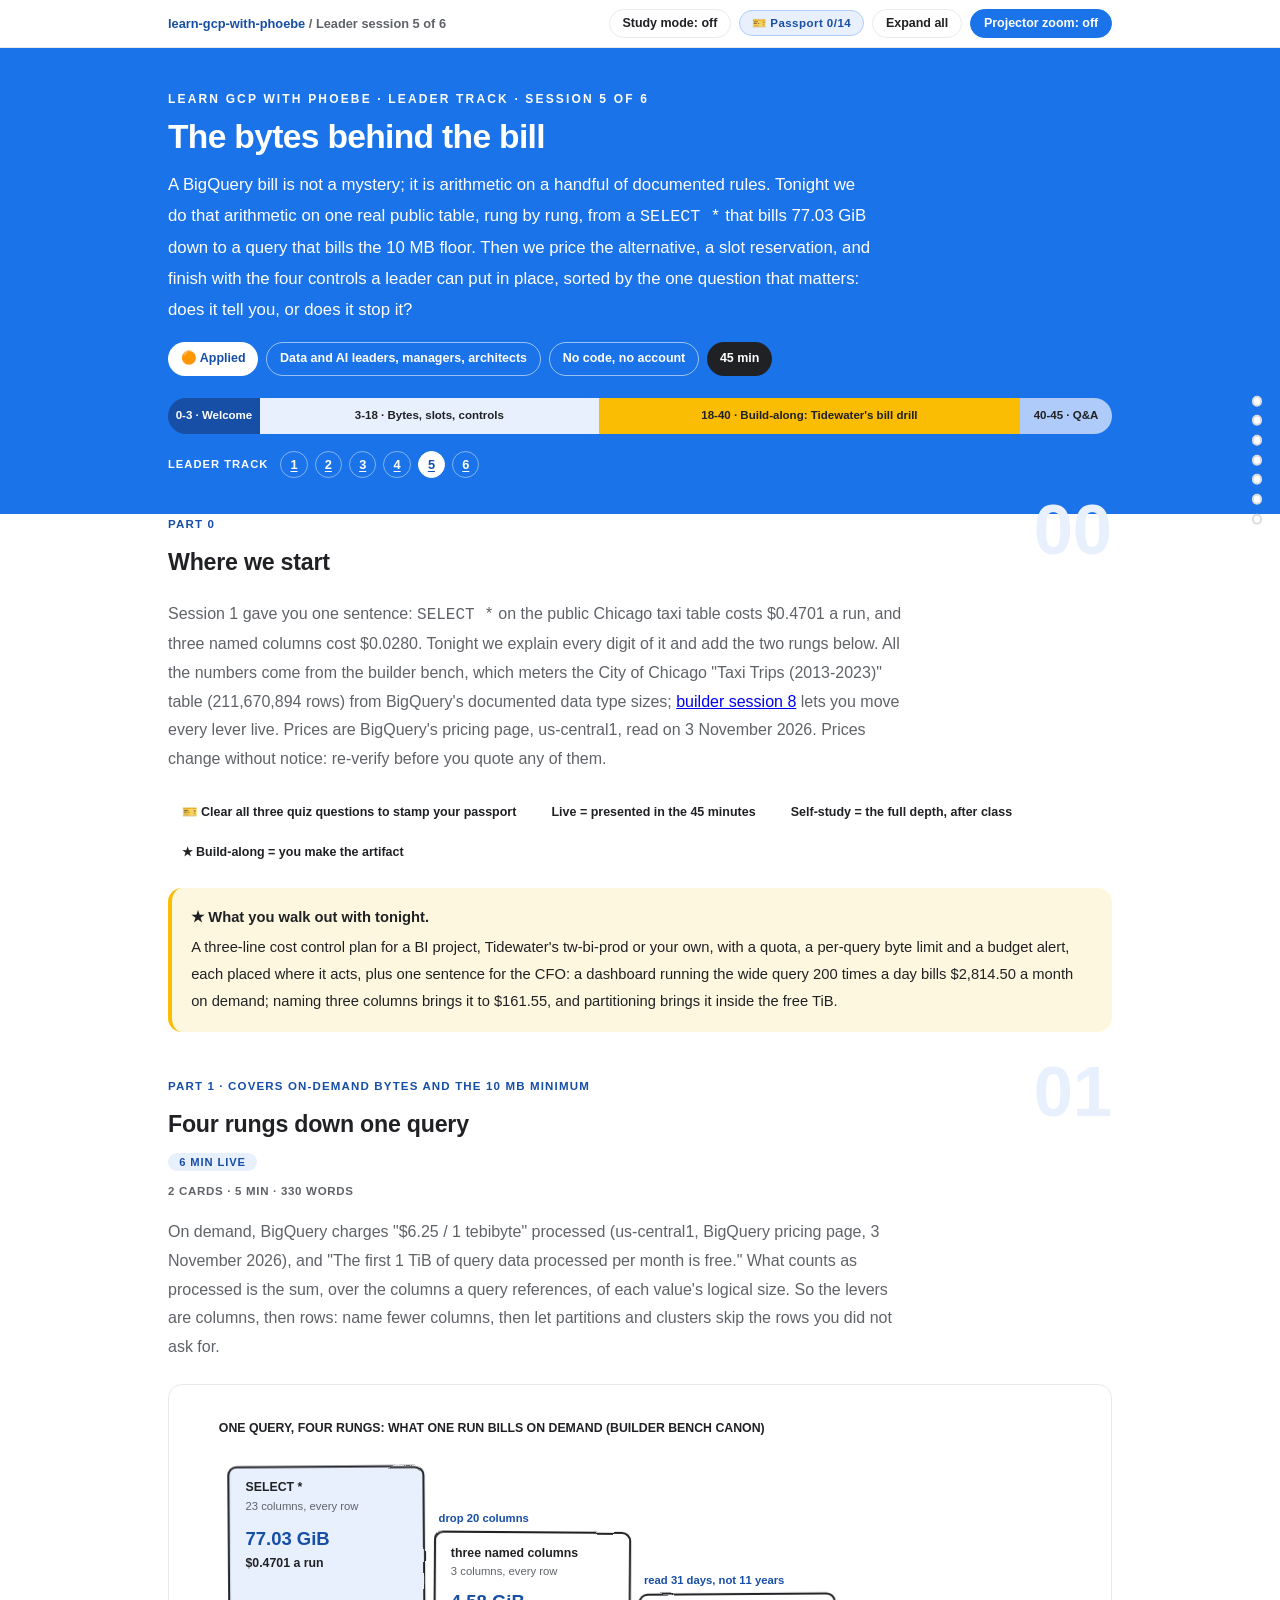
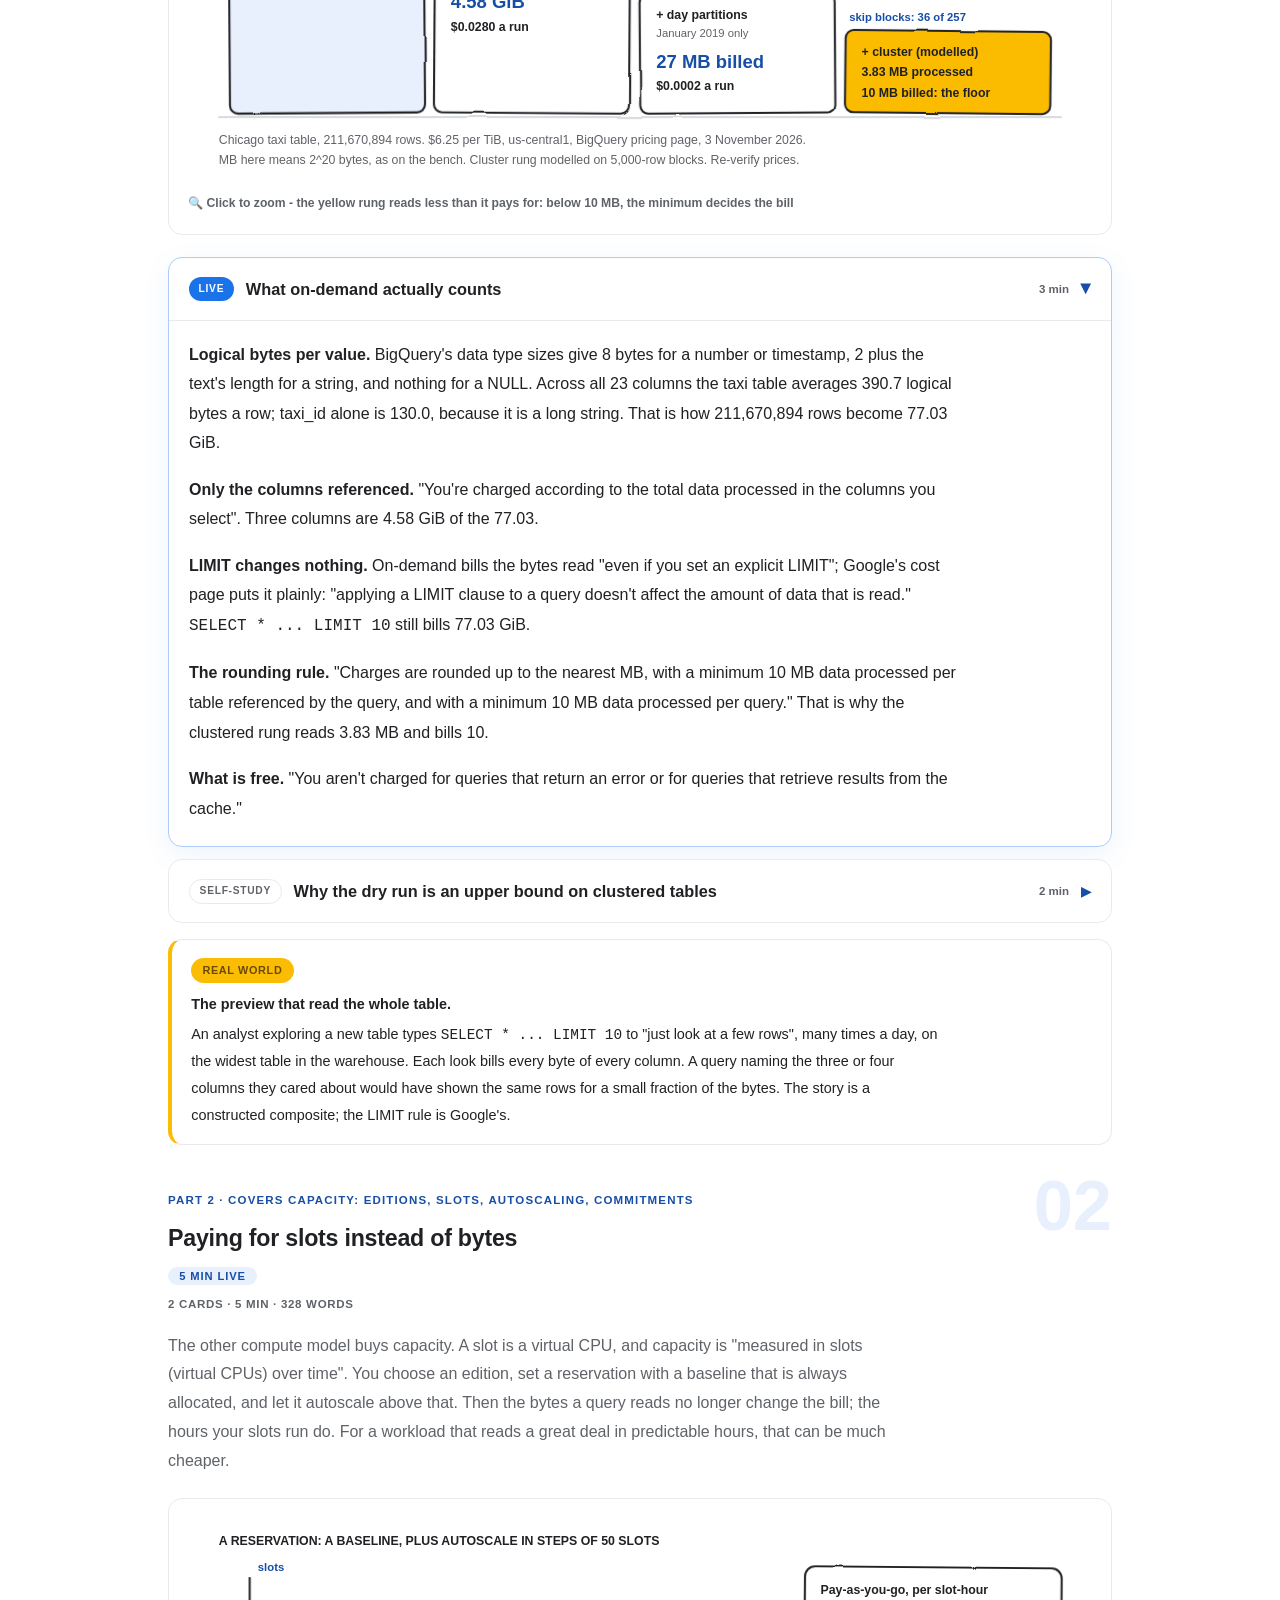
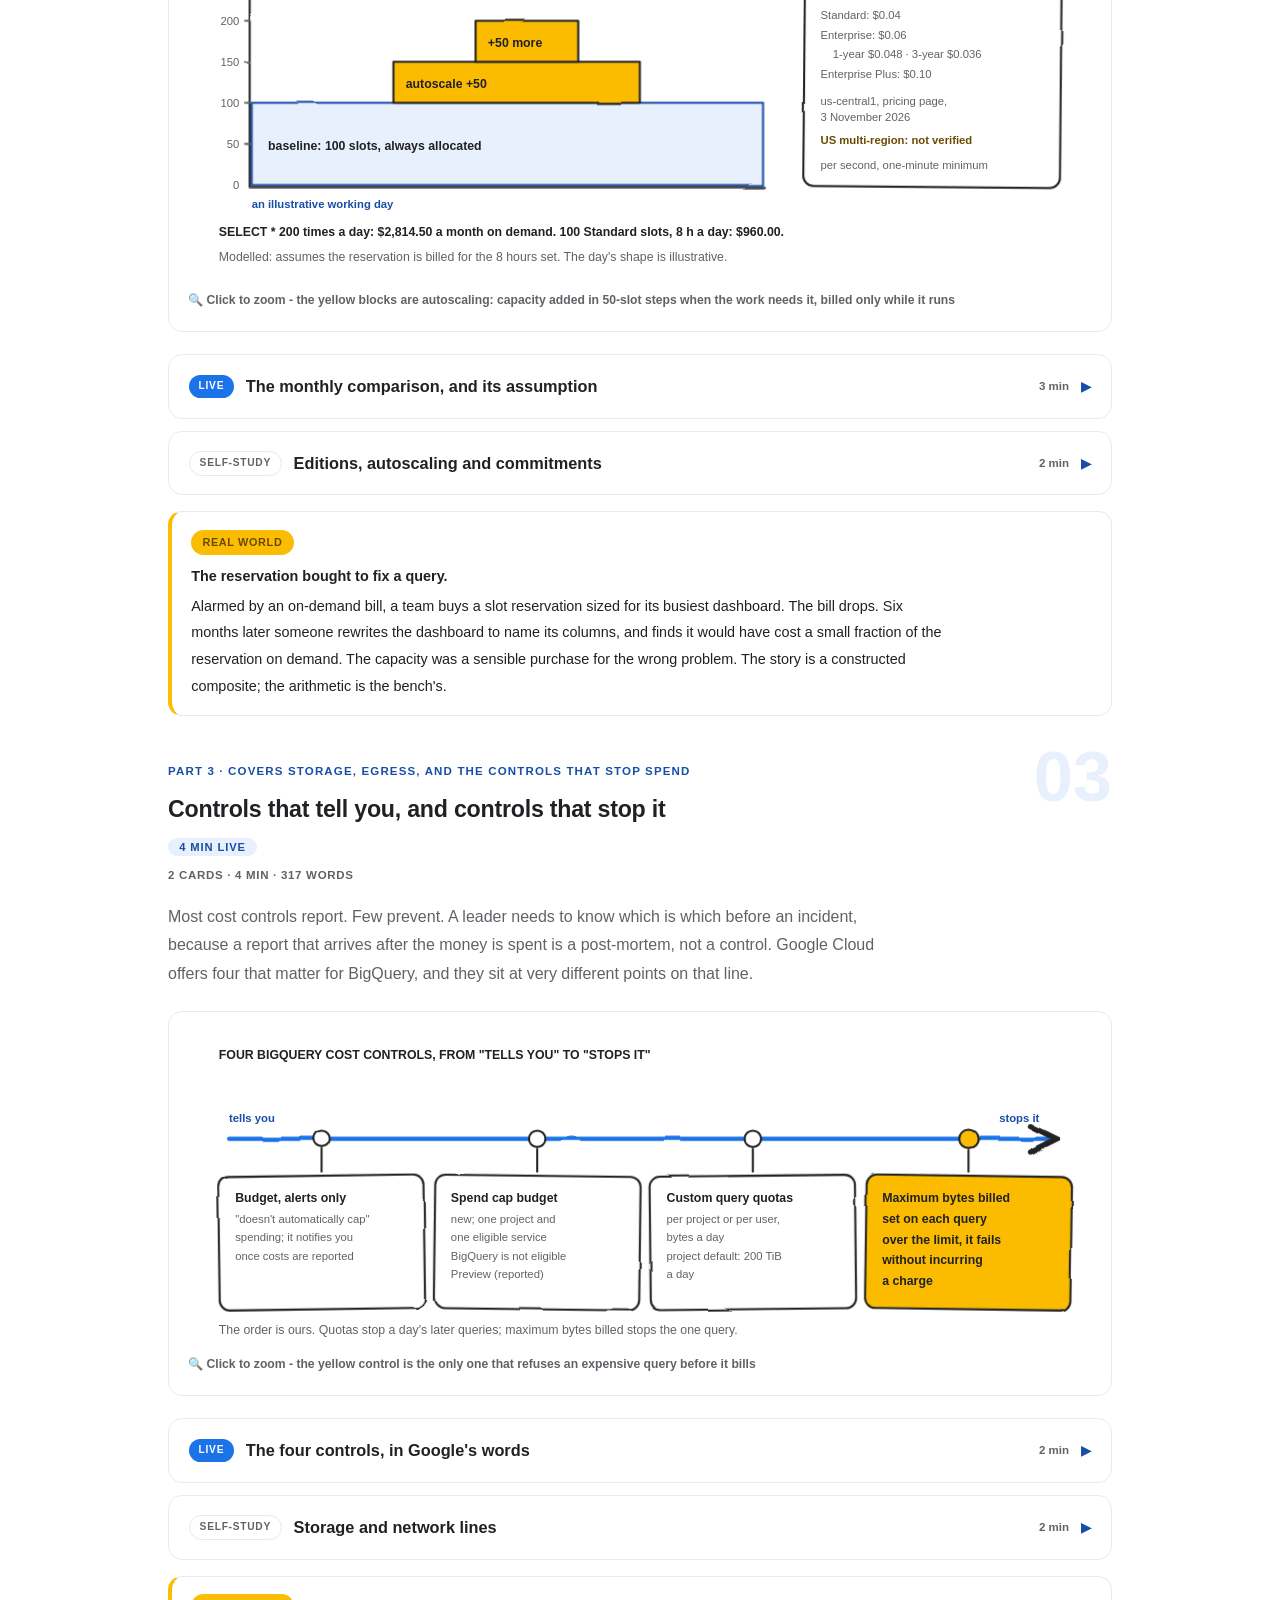
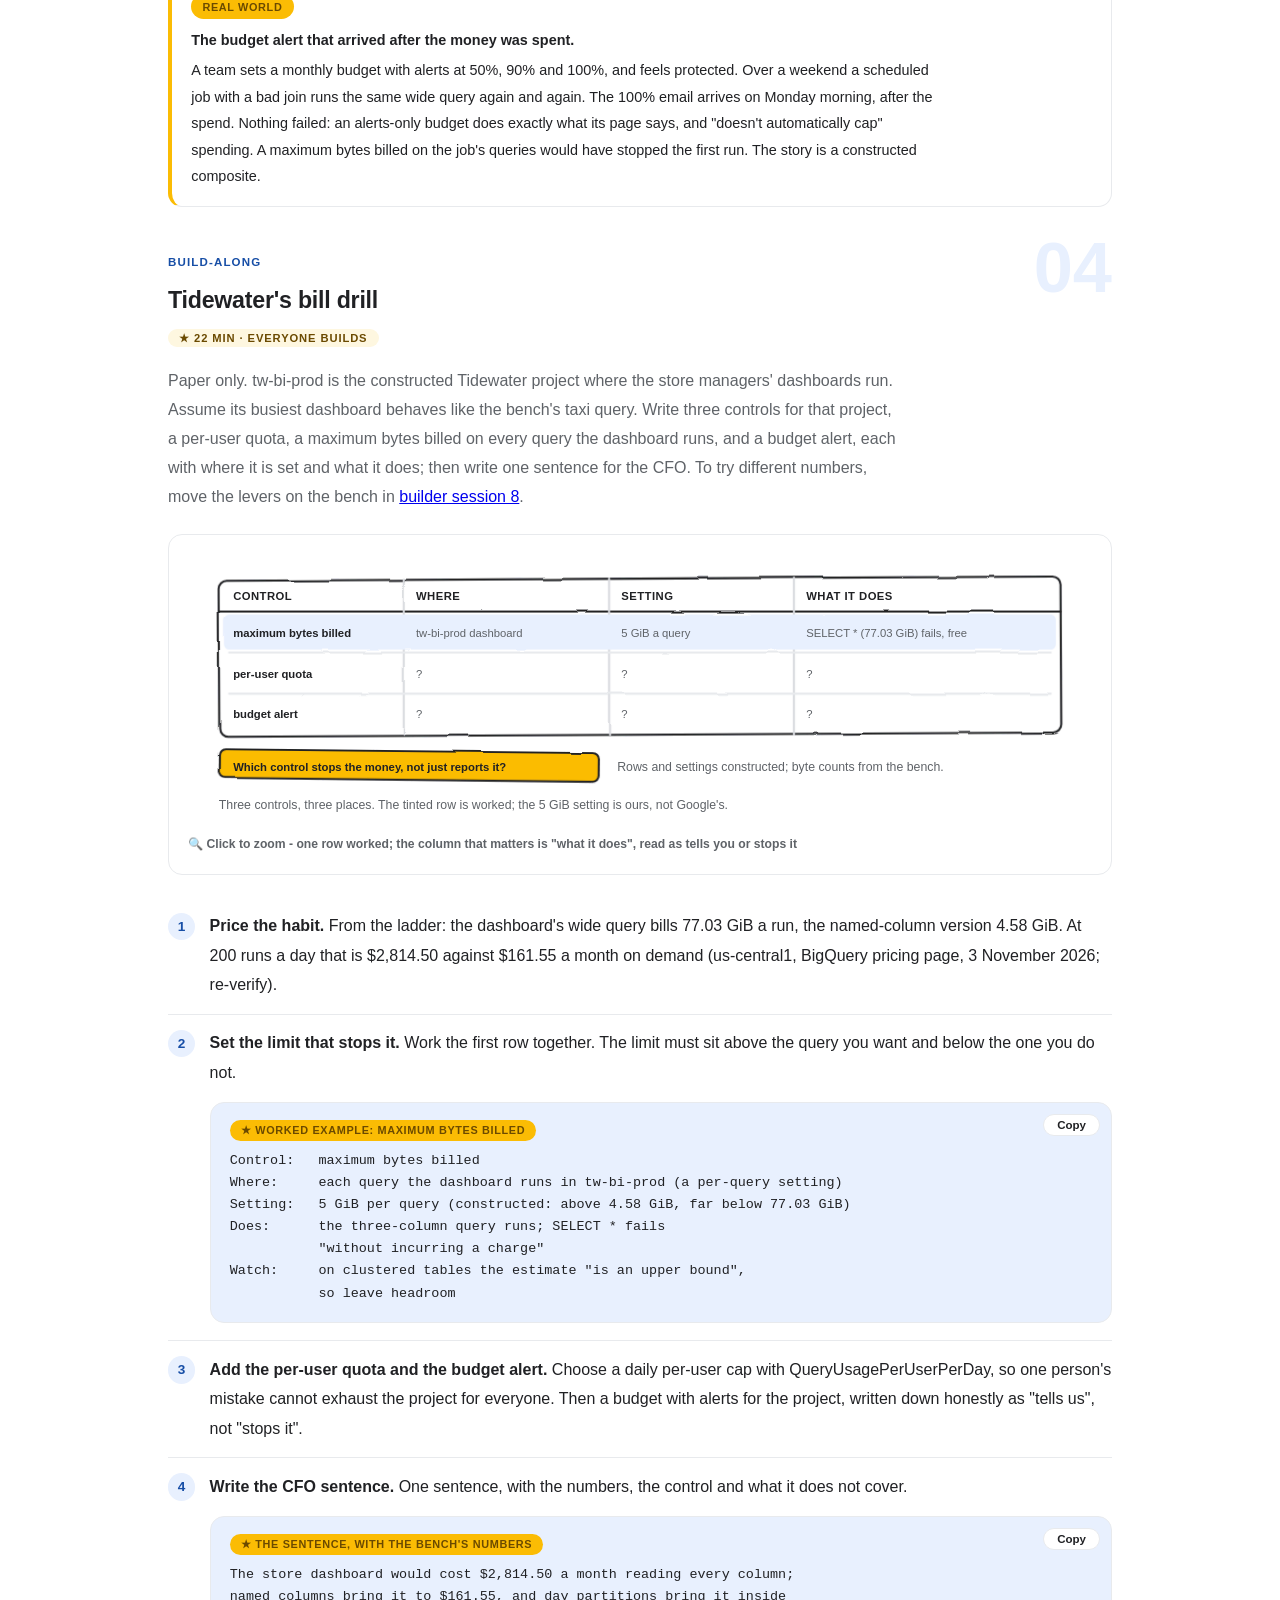
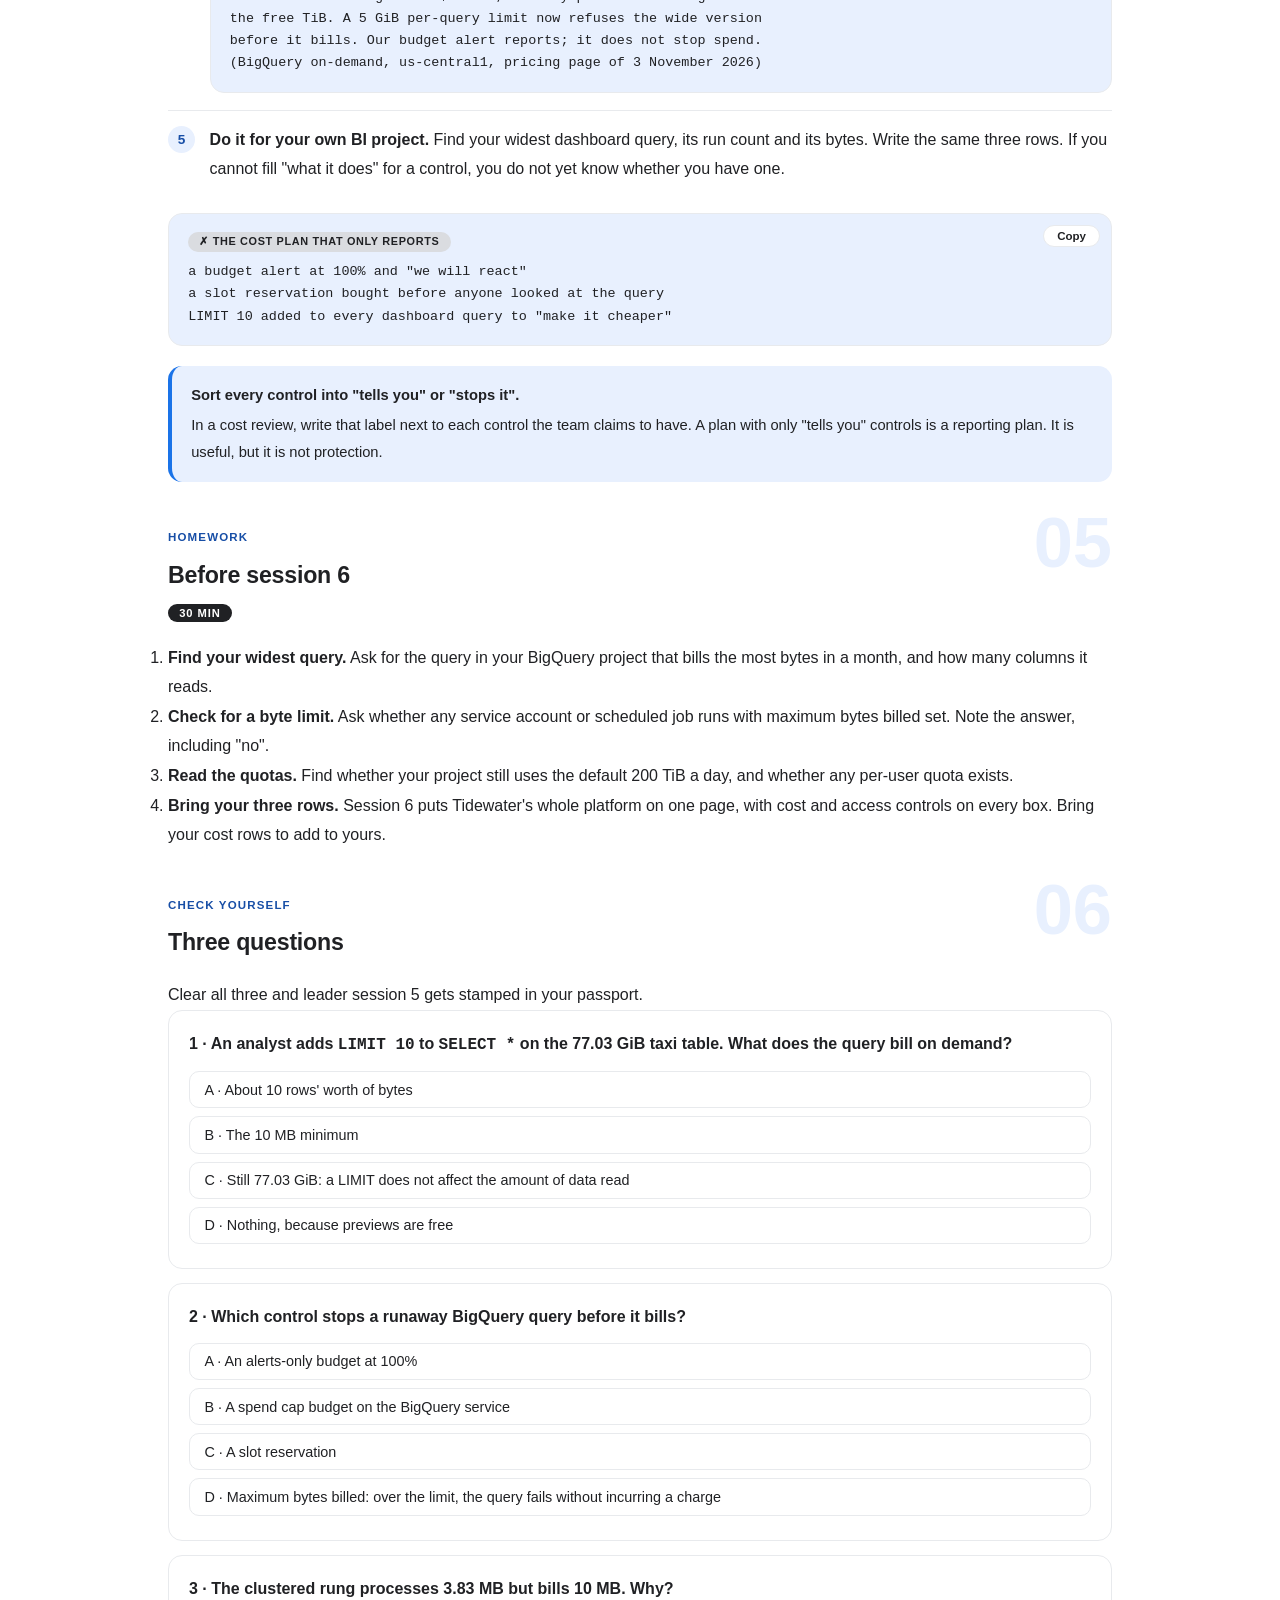
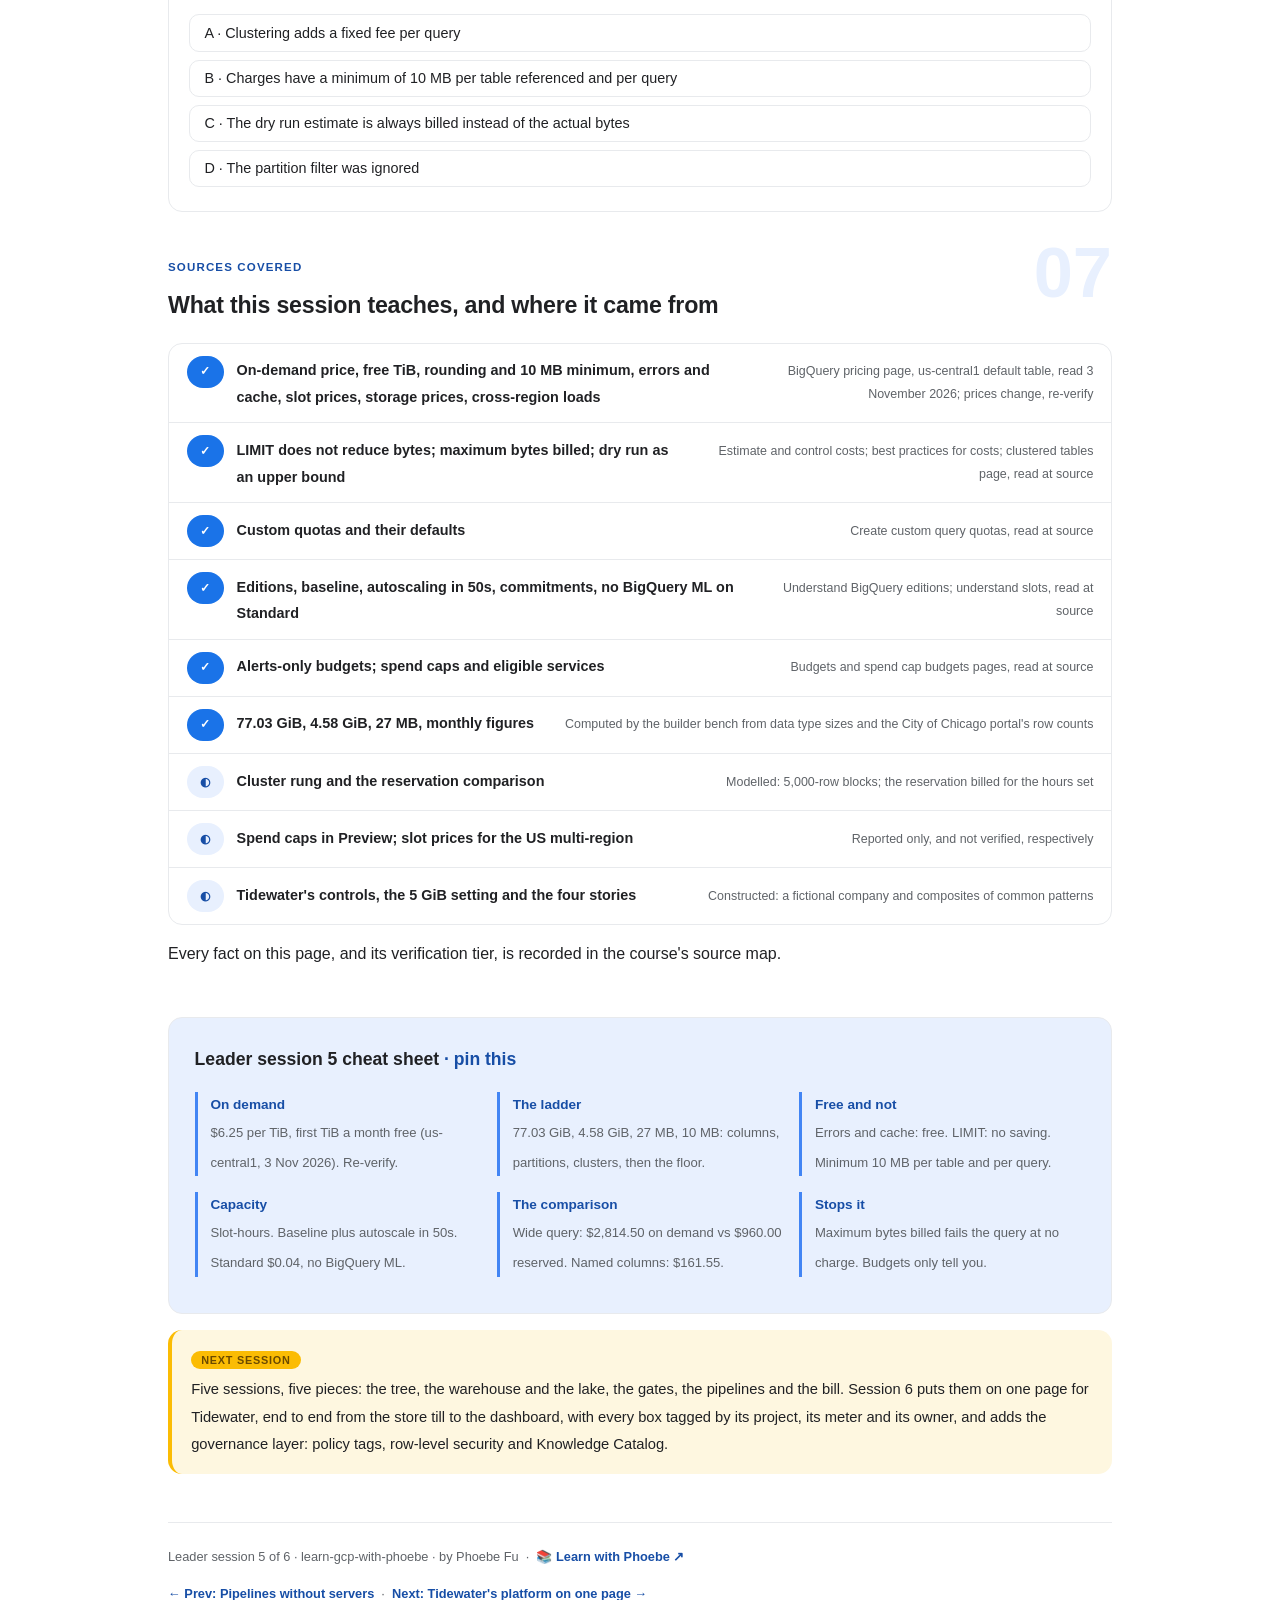
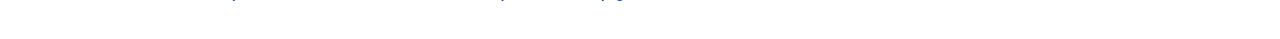
<file: courses/a5-the-bytes-behind-the-bill.html>
<!DOCTYPE html>
<html lang="en">
<head>
<meta charset="UTF-8">
<meta name="viewport" content="width=device-width, initial-scale=1.0">
<!-- social:start -->
<meta name="description" content="Leader session 5 of 6. What BigQuery's bill actually counts: on-demand bytes and the 10 MB minimum, partitions and clusters, editions and slots, storage and egress, and the four controls from a budget alert to maximum bytes billed.">
<meta property="og:type" content="article">
<meta property="og:site_name" content="Learn with Phoebe">
<meta property="og:title" content="The bytes behind the bill - learn gcp with phoebe">
<meta property="og:description" content="Leader session 5 of 6. One query, four rungs: 77.03 GiB, 4.58 GiB, 27 MB, 10 MB. $2,814.50 a month on demand against $960.00 for a reservation, and the one control that stops a query before it bills.">
<meta property="og:url" content="https://phoebefu6.github.io/learn-gcp-with-phoebe/courses/a5-the-bytes-behind-the-bill.html">
<meta property="og:image" content="https://phoebefu6.github.io/learn-gcp-with-phoebe/assets/og-cover.png">
<meta property="og:image:width" content="1200">
<meta property="og:image:height" content="630">
<meta name="twitter:card" content="summary_large_image">
<meta name="twitter:title" content="The bytes behind the bill - learn gcp with phoebe">
<meta name="twitter:description" content="Leader session 5 of 6. On-demand bytes, slots and editions, storage, and the controls that stop spend.">
<meta name="twitter:image" content="https://phoebefu6.github.io/learn-gcp-with-phoebe/assets/og-cover.png">
<!-- social:end -->
<title>Leader session 5 · The bytes behind the bill - learn gcp with phoebe</title>
<link rel="stylesheet" href="../assets/style.css?v=2">
</head>
<body>

<div class="toolbar">
  <div class="wrap">
    <span class="crumb"><a href="../index.html">learn-gcp-with-phoebe</a> / Leader session 5 of 6</span>
    <button class="btn" id="toggle-all" type="button">Expand all</button>
    <button class="btn primary" id="zoom-toggle" type="button">Projector zoom: off</button>
  </div>
</div>

<header class="masthead">
  <div class="wrap">
    <div class="eyebrow">Learn GCP with Phoebe · Leader track · Session 5 of 6</div>
    <h1>The bytes behind <span class="accent">the bill</span></h1>
    <p class="sub">A BigQuery bill is not a mystery; it is arithmetic on a handful of documented rules. Tonight we do that arithmetic on one real public table, rung by rung, from a <code>SELECT *</code> that bills 77.03 GiB down to a query that bills the 10 MB floor. Then we price the alternative, a slot reservation, and finish with the four controls a leader can put in place, sorted by the one question that matters: does it tell you, or does it stop it?</p>
    <div class="chip-row">
      <span class="chip level">🟠 Applied</span>
      <span class="chip audience">Data and AI leaders, managers, architects</span>
      <span class="chip audience">No code, no account</span>
      <span class="chip time">45 min</span>
    </div>
    <div class="agenda">
      <span class="a1" style="flex:1">0-3 · Welcome</span>
      <span class="a2" style="flex:4">3-18 · Bytes, slots, controls</span>
      <span class="a3" style="flex:5">18-40 · Build-along: Tidewater's bill drill</span>
      <span class="a4" style="flex:1">40-45 · Q&amp;A</span>
    </div>
  </div>
</header>

<main class="wrap">

  <section class="section" id="intro">
    <div class="section-kicker">
      <span class="klabel">Part 0</span>
      <h2>Where we start</h2>
    </div>
    <p class="lede">Session 1 gave you one sentence: <code>SELECT *</code> on the public Chicago taxi table costs $0.4701 a run, and three named columns cost $0.0280. Tonight we explain every digit of it and add the two rungs below. All the numbers come from the builder bench, which meters the City of Chicago "Taxi Trips (2013-2023)" table (211,670,894 rows) from BigQuery's documented data type sizes; <a href="b8-the-gcp-iam-and-cost-bench.html">builder session 8</a> lets you move every lever live. Prices are BigQuery's pricing page, us-central1, read on 3 November 2026. Prices change without notice: re-verify before you quote any of them.</p>

    <div class="legend">
      <span class="pill">🎫 Clear all three quiz questions to stamp your passport</span>
      <span class="pill">Live = presented in the 45 minutes</span>
      <span class="pill">Self-study = the full depth, after class</span>
      <span class="pill">★ Build-along = you make the artifact</span>
    </div>

    <div class="callout win">
      <p><strong>★ What you walk out with tonight.</strong> A three-line cost control plan for a BI project, Tidewater's tw-bi-prod or your own, with a quota, a per-query byte limit and a budget alert, each placed where it acts, plus one sentence for the CFO: a dashboard running the wide query 200 times a day bills $2,814.50 a month on demand; naming three columns brings it to $161.55, and partitioning brings it inside the free TiB.</p>
    </div>
  </section>

  <section class="section" id="part-1">
    <div class="section-kicker">
      <span class="klabel">Part 1 · covers on-demand bytes and the 10 MB minimum</span>
      <h2>Four rungs down one query</h2>
      <span class="tag concept">6 min live</span>
    </div>
    <p class="lede">On demand, BigQuery charges "$6.25 / 1 tebibyte" processed (us-central1, BigQuery pricing page, 3 November 2026), and "The first 1 TiB of query data processed per month is free." What counts as processed is the sum, over the columns a query references, of each value's logical size. So the levers are columns, then rows: name fewer columns, then let partitions and clusters skip the rows you did not ask for.</p>

    <figure class="zoomable">
      <svg viewBox="0 0 880 368" xmlns="http://www.w3.org/2000/svg" role="img" aria-label="A staircase of four steps for one query on the Chicago taxi table, from the builder bench. Step one, SELECT star, all 23 columns: 77.03 GiB, 0.4701 dollars a run. Step two, three named columns: 4.58 GiB, 0.0280 dollars. Step three, plus day partitions, January 2019 only: 27 MB billed, 0.0002 dollars. Step four, highlighted, plus clustering, modelled: 3.83 MB processed but 10 MB billed, the minimum.">
        <defs>
          <filter id="a5aSk" x="-3%" y="-3%" width="106%" height="106%"><feTurbulence type="fractalNoise" baseFrequency="0.02" numOctaves="2" seed="149" result="n"/><feDisplacementMap in="SourceGraphic" in2="n" scale="2.4" xChannelSelector="R" yChannelSelector="G"/></filter>
        </defs>
        <style>
          .a5aH { font: 800 12px Inter, sans-serif; fill: #202124; }
          .a5aL { font: 600 12px Inter, sans-serif; fill: #202124; }
          .a5aS { font: 400 11px Inter, sans-serif; fill: #5F6368; }
          .a5aV { font: 800 18px Inter, sans-serif; fill: #174EA6; }
          .a5aA { font: 700 11px Inter, sans-serif; fill: #174EA6; }
          .a5aN { font: 400 12px Inter, sans-serif; fill: #5F6368; }
        </style>

        <text class="a5aH" x="30" y="26">ONE QUERY, FOUR RUNGS: WHAT ONE RUN BILLS ON DEMAND (BUILDER BENCH CANON)</text>

        <g filter="url(#a5aSk)" fill="none" stroke="#202124" stroke-width="2" stroke-linecap="round" stroke-linejoin="round">
          <rect x="40" y="60" width="190" height="240" rx="8" transform="rotate(-0.4 135 180)" fill="#E8F0FE"/>
          <rect x="240" y="124" width="190" height="176" rx="8" transform="rotate(0.4 335 212)" fill="#FFFFFF"/>
          <rect x="440" y="184" width="190" height="116" rx="8" transform="rotate(-0.4 535 242)" fill="#FFFFFF"/>
          <rect x="640" y="220" width="200" height="80" rx="8" transform="rotate(0.6 740 260)" fill="#FBBC04"/>
          <path d="M30 304 L850 304" stroke="#DADCE0"/>
        </g>

        <text class="a5aL" x="56" y="84">SELECT *</text>
        <text class="a5aS" x="56" y="102">23 columns, every row</text>
        <text class="a5aV" x="56" y="136">77.03 GiB</text>
        <text class="a5aL" x="56" y="158">$0.4701 a run</text>

        <text class="a5aA" x="244" y="114">drop 20 columns</text>
        <text class="a5aL" x="256" y="148">three named columns</text>
        <text class="a5aS" x="256" y="166">3 columns, every row</text>
        <text class="a5aV" x="256" y="198">4.58 GiB</text>
        <text class="a5aL" x="256" y="220">$0.0280 a run</text>

        <text class="a5aA" x="444" y="174">read 31 days, not 11 years</text>
        <text class="a5aL" x="456" y="208">+ day partitions</text>
        <text class="a5aS" x="456" y="226">January 2019 only</text>
        <text class="a5aV" x="456" y="256">27 MB billed</text>
        <text class="a5aL" x="456" y="278">$0.0002 a run</text>

        <text class="a5aA" x="644" y="210">skip blocks: 36 of 257</text>
        <text class="a5aL" x="656" y="244">+ cluster (modelled)</text>
        <text class="a5aL" x="656" y="264">3.83 MB processed</text>
        <text class="a5aL" x="656" y="284">10 MB billed: the floor</text>

        <text class="a5aN" x="30" y="330">Chicago taxi table, 211,670,894 rows. $6.25 per TiB, us-central1, BigQuery pricing page, 3 November 2026.</text>
        <text class="a5aN" x="30" y="350">MB here means 2^20 bytes, as on the bench. Cluster rung modelled on 5,000-row blocks. Re-verify prices.</text>
      </svg>
      <figcaption>🔍 Click to zoom - the yellow rung reads less than it pays for: below 10 MB, the minimum decides the bill</figcaption>
    </figure>

    <details class="card" open>
      <summary><span class="mode live">Live</span>What on-demand actually counts<span class="mini">3 min</span><span class="caret">▶</span></summary>
      <div class="body">
        <p><strong>Logical bytes per value.</strong> BigQuery's data type sizes give 8 bytes for a number or timestamp, 2 plus the text's length for a string, and nothing for a NULL. Across all 23 columns the taxi table averages 390.7 logical bytes a row; taxi_id alone is 130.0, because it is a long string. That is how 211,670,894 rows become 77.03 GiB.</p>
        <p><strong>Only the columns referenced.</strong> "You're charged according to the total data processed in the columns you select". Three columns are 4.58 GiB of the 77.03.</p>
        <p><strong>LIMIT changes nothing.</strong> On-demand bills the bytes read "even if you set an explicit LIMIT"; Google's cost page puts it plainly: "applying a LIMIT clause to a query doesn't affect the amount of data that is read." <code>SELECT * ... LIMIT 10</code> still bills 77.03 GiB.</p>
        <p><strong>The rounding rule.</strong> "Charges are rounded up to the nearest MB, with a minimum 10 MB data processed per table referenced by the query, and with a minimum 10 MB data processed per query." That is why the clustered rung reads 3.83 MB and bills 10.</p>
        <p><strong>What is free.</strong> "You aren't charged for queries that return an error or for queries that retrieve results from the cache."</p>
      </div>
    </details>

    <details class="card">
      <summary><span class="mode self">Self-study</span>Why the dry run is an upper bound on clustered tables<span class="mini">2 min</span><span class="caret">▶</span></summary>
      <div class="body">
        <p>A dry run asks BigQuery for a query's bytes before running it. On clustered tables it cannot be exact: Google's clustered tables page says "the number of blocks to scan isn't known until a query runs, you don't receive an accurate cost estimate before execution", and the estimate "is an upper bound".</p>
        <p>The consequence shows up with the maximum bytes billed control in Part 3. That limit is checked against the estimate, so on a clustered table a query can fail even though the bytes it would actually have read were under the limit. Set the limit with headroom over the clustered rung, not tight against it. The bench's cluster rung (36 of 257 blocks read) is a model of BigQuery's block layout, not the real one, which Google does not publish.</p>
      </div>
    </details>

    <div class="callout example">
      <span class="ex-pill">Real world</span>
      <p><strong>The preview that read the whole table.</strong> An analyst exploring a new table types <code>SELECT * ... LIMIT 10</code> to "just look at a few rows", many times a day, on the widest table in the warehouse. Each look bills every byte of every column. A query naming the three or four columns they cared about would have shown the same rows for a small fraction of the bytes. The story is a constructed composite; the LIMIT rule is Google's.</p>
    </div>
  </section>

  <section class="section" id="part-2">
    <div class="section-kicker">
      <span class="klabel">Part 2 · covers capacity: editions, slots, autoscaling, commitments</span>
      <h2>Paying for slots instead of bytes</h2>
      <span class="tag concept">5 min live</span>
    </div>
    <p class="lede">The other compute model buys capacity. A slot is a virtual CPU, and capacity is "measured in slots (virtual CPUs) over time". You choose an edition, set a reservation with a baseline that is always allocated, and let it autoscale above that. Then the bytes a query reads no longer change the bill; the hours your slots run do. For a workload that reads a great deal in predictable hours, that can be much cheaper.</p>

    <figure class="zoomable">
      <svg viewBox="0 0 880 352" xmlns="http://www.w3.org/2000/svg" role="img" aria-label="A slot reservation over an illustrative day. A baseline of 100 slots is always allocated. During a busy period the reservation autoscales up by 50 slots, then by another 50, then back down, always in multiples of 50, highlighted. On the right, pay-as-you-go prices per slot-hour in the pricing page's default table, us-central1: Standard 0.04 dollars, Enterprise 0.06 dollars with 1-year 0.048 and 3-year 0.036, Enterprise Plus 0.10 dollars; US multi-region not verified; billed per second with a one-minute minimum. Below, the monthly comparison: SELECT star 200 times a day costs 2,814.50 dollars on demand against 960 dollars for 100 Standard slots for 8 hours a day.">
        <defs>
          <filter id="a5bSk" x="-3%" y="-3%" width="106%" height="106%"><feTurbulence type="fractalNoise" baseFrequency="0.02" numOctaves="2" seed="151" result="n"/><feDisplacementMap in="SourceGraphic" in2="n" scale="2.4" xChannelSelector="R" yChannelSelector="G"/></filter>
        </defs>
        <style>
          .a5bH { font: 800 12px Inter, sans-serif; fill: #202124; }
          .a5bL { font: 600 12px Inter, sans-serif; fill: #202124; }
          .a5bS { font: 400 11px Inter, sans-serif; fill: #5F6368; }
          .a5bA { font: 700 11px Inter, sans-serif; fill: #174EA6; }
          .a5bB { font: 800 11px Inter, sans-serif; fill: #6B4A00; }
          .a5bN { font: 400 12px Inter, sans-serif; fill: #5F6368; }
        </style>

        <text class="a5bH" x="30" y="26">A RESERVATION: A BASELINE, PLUS AUTOSCALE IN STEPS OF 50 SLOTS</text>

        <g filter="url(#a5bSk)" fill="none" stroke="#202124" stroke-width="2" stroke-linecap="round" stroke-linejoin="round">
          <rect x="62" y="180" width="498" height="80" fill="#E8F0FE" stroke="#174EA6"/>
          <rect x="200" y="140" width="240" height="40" fill="#FBBC04"/>
          <rect x="280" y="100" width="100" height="40" fill="#FBBC04"/>
          <path d="M60 58 L60 262 L562 262"/>
          <path d="M56 220 L60 220 M56 180 L60 180 M56 140 L60 140 M56 100 L60 100" stroke="#5F6368"/>
          <rect x="600" y="48" width="250" height="214" rx="10" transform="rotate(0.5 725 155)" fill="#FFFFFF"/>
        </g>

        <text class="a5bA" x="68" y="52">slots</text>
        <text class="a5bS" x="50" y="264" text-anchor="end">0</text>
        <text class="a5bS" x="50" y="224" text-anchor="end">50</text>
        <text class="a5bS" x="50" y="184" text-anchor="end">100</text>
        <text class="a5bS" x="50" y="144" text-anchor="end">150</text>
        <text class="a5bS" x="50" y="104" text-anchor="end">200</text>
        <text class="a5bA" x="62" y="282">an illustrative working day</text>

        <text class="a5bL" x="78" y="226">baseline: 100 slots, always allocated</text>
        <text class="a5bL" x="212" y="166">autoscale +50</text>
        <text class="a5bL" x="292" y="126">+50 more</text>

        <text class="a5bL" x="616" y="74">Pay-as-you-go, per slot-hour</text>
        <text class="a5bS" x="616" y="98">Standard: $0.04</text>
        <text class="a5bS" x="616" y="118">Enterprise: $0.06</text>
        <text class="a5bS" x="628" y="136">1-year $0.048 · 3-year $0.036</text>
        <text class="a5bS" x="616" y="156">Enterprise Plus: $0.10</text>
        <text class="a5bS" x="616" y="182">us-central1, pricing page,</text>
        <text class="a5bS" x="616" y="198">3 November 2026</text>
        <text class="a5bB" x="616" y="220">US multi-region: not verified</text>
        <text class="a5bS" x="616" y="244">per second, one-minute minimum</text>

        <text class="a5bL" x="30" y="310">SELECT * 200 times a day: $2,814.50 a month on demand. 100 Standard slots, 8 h a day: $960.00.</text>
        <text class="a5bN" x="30" y="334">Modelled: assumes the reservation is billed for the 8 hours set. The day's shape is illustrative.</text>
      </svg>
      <figcaption>🔍 Click to zoom - the yellow blocks are autoscaling: capacity added in 50-slot steps when the work needs it, billed only while it runs</figcaption>
    </figure>

    <details class="card">
      <summary><span class="mode live">Live</span>The monthly comparison, and its assumption<span class="mini">3 min</span><span class="caret">▶</span></summary>
      <div class="body">
        <p>The bench's default: one dashboard query run 200 times a day for 30 days. On demand, <code>SELECT *</code> bills 451.32 TiB a month, $2,814.50 after the free TiB. The three-column version bills 26.85 TiB, $161.55. The partitioned rung bills 0.15 TiB and the clustered rung 0.06 TiB, both $0.00, inside the free TiB.</p>
        <p>The capacity alternative: a 100-slot Standard reservation for 8 hours a day is 24,000 slot-hours a month at $0.04, $960.00; on Enterprise at $0.06 it is $1,440.00, or $1,152.00 at the 1-year price. The assumption, labelled because it is ours: the reservation is billed for the hours you set, and the queries fit inside those slots.</p>
        <table class="clean">
          <tr><th>Habit, 200 runs a day</th><th>On demand, a month</th><th>100 Standard slots, 8 h a day</th></tr>
          <tr><td><code>SELECT *</code></td><td>$2,814.50</td><td>$960.00</td></tr>
          <tr><td>Three named columns</td><td>$161.55</td><td>$960.00</td></tr>
          <tr><td>+ day partitions</td><td>$0.00 (free TiB)</td><td>$960.00</td></tr>
        </table>
        <p>Read the table the right way. A reservation beats on-demand for the wasteful habit; naming three columns beats both. Fix the query before you buy capacity. Prices: BigQuery pricing page, us-central1, 3 November 2026; re-verify before you rely on them.</p>
      </div>
    </details>

    <details class="card">
      <summary><span class="mode self">Self-study</span>Editions, autoscaling and commitments<span class="mini">2 min</span><span class="caret">▶</span></summary>
      <div class="body">
        <p>"BigQuery provides three editions": Standard, Enterprise and Enterprise Plus. "The baseline is the minimum number of slots that will always be allocated to the reservation", and above it "Slots always autoscale to a multiple of 50." Capacity "is billed per second with a one-minute minimum duration by default."</p>
        <p>Two catches for a leader. First, Standard has "No access to BigQuery ML", so a team that plans models in SQL needs Enterprise or above. Second, commitments, the discount for promising capacity in advance, exist only on Enterprise and Enterprise Plus: "1-year commitment at 20% discount or 3-year commitment at 40% discount." That is where $0.048 and $0.036 come from.</p>
        <p>One honest gap: the slot prices above come from the pricing page's default table, which lists us-central1 first. We could not verify the prices for the US multi-region, so do not assume they are identical; check the region picker on the pricing page for your own location.</p>
      </div>
    </details>

    <div class="callout example">
      <span class="ex-pill">Real world</span>
      <p><strong>The reservation bought to fix a query.</strong> Alarmed by an on-demand bill, a team buys a slot reservation sized for its busiest dashboard. The bill drops. Six months later someone rewrites the dashboard to name its columns, and finds it would have cost a small fraction of the reservation on demand. The capacity was a sensible purchase for the wrong problem. The story is a constructed composite; the arithmetic is the bench's.</p>
    </div>
  </section>

  <section class="section" id="part-3">
    <div class="section-kicker">
      <span class="klabel">Part 3 · covers storage, egress, and the controls that stop spend</span>
      <h2>Controls that tell you, and controls that stop it</h2>
      <span class="tag concept">4 min live</span>
    </div>
    <p class="lede">Most cost controls report. Few prevent. A leader needs to know which is which before an incident, because a report that arrives after the money is spent is a post-mortem, not a control. Google Cloud offers four that matter for BigQuery, and they sit at very different points on that line.</p>

    <figure class="zoomable">
      <svg viewBox="0 0 880 304" xmlns="http://www.w3.org/2000/svg" role="img" aria-label="A track from tells you on the left to stops it on the right, with four controls. Budget alerts: alerts only, doesn't automatically cap spending. Spend cap budgets: new, one project and one eligible service, BigQuery not eligible, Preview reported. Custom query quotas: per project or per user per day, default 200 TiB per project per day. Maximum bytes billed, highlighted: set on a query, and over the limit the query fails without incurring a charge.">
        <defs>
          <filter id="a5cSk" x="-3%" y="-3%" width="106%" height="106%"><feTurbulence type="fractalNoise" baseFrequency="0.02" numOctaves="2" seed="163" result="n"/><feDisplacementMap in="SourceGraphic" in2="n" scale="2.4" xChannelSelector="R" yChannelSelector="G"/></filter>
          <marker id="a5cAr" viewBox="0 0 10 10" refX="9" refY="5" markerWidth="8" markerHeight="8" orient="auto"><path d="M1 1 L9 5 L1 9" fill="none" stroke="#202124" stroke-width="1.6" stroke-linecap="round"/></marker>
        </defs>
        <style>
          .a5cH { font: 800 12px Inter, sans-serif; fill: #202124; }
          .a5cL { font: 600 12px Inter, sans-serif; fill: #202124; }
          .a5cS { font: 400 11px Inter, sans-serif; fill: #5F6368; }
          .a5cA { font: 700 11px Inter, sans-serif; fill: #174EA6; }
          .a5cN { font: 400 12px Inter, sans-serif; fill: #5F6368; }
        </style>

        <text class="a5cH" x="30" y="26">FOUR BIGQUERY COST CONTROLS, FROM "TELLS YOU" TO "STOPS IT"</text>

        <g filter="url(#a5cSk)" fill="none" stroke="#202124" stroke-width="2" stroke-linecap="round" stroke-linejoin="round">
          <path d="M40 104 L846 104" stroke="#1A73E8" stroke-width="4" marker-end="url(#a5cAr)"/>
          <circle cx="130" cy="104" r="8" fill="#FFFFFF"/>
          <circle cx="340" cy="104" r="8" fill="#FFFFFF"/>
          <circle cx="550" cy="104" r="8" fill="#FFFFFF"/>
          <circle cx="760" cy="104" r="9" fill="#FBBC04"/>
          <path d="M130 114 L130 136 M340 114 L340 136 M550 114 L550 136 M760 115 L760 136"/>
          <rect x="30" y="140" width="200" height="130" rx="10" transform="rotate(-0.8 130 205)" fill="#FFFFFF"/>
          <rect x="240" y="140" width="200" height="130" rx="10" transform="rotate(0.7 340 205)" fill="#FFFFFF"/>
          <rect x="450" y="140" width="200" height="130" rx="10" transform="rotate(-0.6 550 205)" fill="#FFFFFF"/>
          <rect x="660" y="140" width="200" height="130" rx="10" transform="rotate(0.8 760 205)" fill="#FBBC04"/>
        </g>

        <text class="a5cA" x="40" y="88">tells you</text>
        <text class="a5cA" x="790" y="88">stops it</text>

        <text class="a5cL" x="46" y="166">Budget, alerts only</text>
        <text class="a5cS" x="46" y="186">"doesn't automatically cap"</text>
        <text class="a5cS" x="46" y="204">spending; it notifies you</text>
        <text class="a5cS" x="46" y="222">once costs are reported</text>

        <text class="a5cL" x="256" y="166">Spend cap budget</text>
        <text class="a5cS" x="256" y="186">new; one project and</text>
        <text class="a5cS" x="256" y="204">one eligible service</text>
        <text class="a5cS" x="256" y="222">BigQuery is not eligible</text>
        <text class="a5cS" x="256" y="240">Preview (reported)</text>

        <text class="a5cL" x="466" y="166">Custom query quotas</text>
        <text class="a5cS" x="466" y="186">per project or per user,</text>
        <text class="a5cS" x="466" y="204">bytes a day</text>
        <text class="a5cS" x="466" y="222">project default: 200 TiB</text>
        <text class="a5cS" x="466" y="240">a day</text>

        <text class="a5cL" x="676" y="166">Maximum bytes billed</text>
        <text class="a5cL" x="676" y="186">set on each query</text>
        <text class="a5cL" x="676" y="206">over the limit, it fails</text>
        <text class="a5cL" x="676" y="226">without incurring</text>
        <text class="a5cL" x="676" y="246">a charge</text>

        <text class="a5cN" x="30" y="294">The order is ours. Quotas stop a day's later queries; maximum bytes billed stops the one query.</text>
      </svg>
      <figcaption>🔍 Click to zoom - the yellow control is the only one that refuses an expensive query before it bills</figcaption>
    </figure>

    <details class="card">
      <summary><span class="mode live">Live</span>The four controls, in Google's words<span class="mini">2 min</span><span class="caret">▶</span></summary>
      <div class="body">
        <p><strong>Budgets.</strong> "Setting an alerts-only budget doesn't automatically cap Google Cloud or Google Maps Platform usage or spending." A budget alert is a smoke detector, not a sprinkler.</p>
        <p><strong>Spend caps.</strong> New: "Spend caps are a cost control mechanism. A spend cap is enforced when usage costs exceed your budget target amount." They are "limited to budgets that are scoped to a single Google Cloud project and a single eligible service", and the eligible list is "Gemini API, Agent Platform (formerly known as Vertex AI), Cloud Run, and Cloud Run functions". BigQuery is not on it. "Any overage due to cost reporting latency is billed as usual." Secondary sources report the feature as Preview; the page we read does not say.</p>
        <p><strong>Custom quotas.</strong> QueryUsagePerDay caps a project, QueryUsagePerUserPerDay caps each user. The project default is "200 Tebibytes (TiB) of data processed per project per day". Hit the project quota and "BigQuery stops working for everyone in that project" until it resets, so a per-user quota is usually the kinder first line.</p>
        <p><strong>Maximum bytes billed.</strong> Set on a query: if the query would bill more, "the query fails without incurring a charge". It is the only one of the four that refuses the expensive query itself.</p>
      </div>
    </details>

    <details class="card">
      <summary><span class="mode self">Self-study</span>Storage and network lines<span class="mini">2 min</span><span class="caret">▶</span></summary>
      <div class="body">
        <p>Storage is the quiet meter. In us-central1 (BigQuery pricing page, 3 November 2026), active logical storage is $0.000031507 per GiB-hour, "For 1 TiB for a full month, you pay $23.552"; long-term logical is $0.000021918. Physical storage is $0.000054795 active and $0.000027397 long-term, and time travel and fail-safe charges apply to physical storage. The first 10 GiB each month are free. Prices change: re-verify before you rely on them.</p>
        <p>Moving data between regions has its own line: "Cross-region load jobs are billed for network usage under Network Data Transfer SKUs." For Tidewater, keeping the landing bucket and the BigQuery datasets in the same region, as session 1 suggested, keeps that line at zero for loads.</p>
      </div>
    </details>

    <div class="callout example">
      <span class="ex-pill">Real world</span>
      <p><strong>The budget alert that arrived after the money was spent.</strong> A team sets a monthly budget with alerts at 50%, 90% and 100%, and feels protected. Over a weekend a scheduled job with a bad join runs the same wide query again and again. The 100% email arrives on Monday morning, after the spend. Nothing failed: an alerts-only budget does exactly what its page says, and "doesn't automatically cap" spending. A maximum bytes billed on the job's queries would have stopped the first run. The story is a constructed composite.</p>
    </div>
  </section>

  <section class="section" id="demo-1">
    <div class="section-kicker">
      <span class="klabel">Build-along</span>
      <h2>Tidewater's bill drill</h2>
      <span class="tag demo">★ 22 min · everyone builds</span>
    </div>
    <p class="lede">Paper only. tw-bi-prod is the constructed Tidewater project where the store managers' dashboards run. Assume its busiest dashboard behaves like the bench's taxi query. Write three controls for that project, a per-user quota, a maximum bytes billed on every query the dashboard runs, and a budget alert, each with where it is set and what it does; then write one sentence for the CFO. To try different numbers, move the levers on the bench in <a href="b8-the-gcp-iam-and-cost-bench.html">builder session 8</a>.</p>

    <figure class="zoomable">
      <svg viewBox="0 0 880 262" xmlns="http://www.w3.org/2000/svg" role="img" aria-label="A hand-drawn worksheet with four columns: control, where, setting, what it does. Three rows for the constructed project tw-bi-prod. The first row is worked: maximum bytes billed, on the dashboard's queries in tw-bi-prod, 5 GiB per query, constructed; SELECT star at 77.03 GiB fails with no charge. Rows for the per-user quota and the budget alert are left blank. A yellow tab asks which control stops the money rather than reporting it.">
        <defs>
          <filter id="a5dSk" x="-3%" y="-3%" width="106%" height="106%"><feTurbulence type="fractalNoise" baseFrequency="0.02" numOctaves="2" seed="167" result="n"/><feDisplacementMap in="SourceGraphic" in2="n" scale="2.4" xChannelSelector="R" yChannelSelector="G"/></filter>
        </defs>
        <style>
          .a5dH { font: 800 11px Inter, sans-serif; fill: #202124; letter-spacing: .04em; }
          .a5dL { font: 600 11px Inter, sans-serif; fill: #202124; }
          .a5dS { font: 400 11px Inter, sans-serif; fill: #5F6368; }
          .a5dN { font: 400 12px Inter, sans-serif; fill: #5F6368; }
        </style>

        <g filter="url(#a5dSk)" fill="none" stroke="#202124" stroke-width="2" stroke-linecap="round" stroke-linejoin="round">
          <rect x="30" y="24" width="820" height="152" rx="8" transform="rotate(-0.3 440 100)" fill="#FFFFFF"/>
          <path d="M30 56 L850 56"/>
          <path d="M210 24 L210 176 M410 24 L410 176 M590 24 L590 176" stroke="#DADCE0"/>
          <path d="M40 96 L840 96 M40 136 L840 136" stroke="#E8EAED"/>
          <rect x="36" y="60" width="808" height="32" rx="4" fill="#E8F0FE" stroke="#E8F0FE"/>
          <rect x="30" y="192" width="370" height="28" rx="6" transform="rotate(0.6 215 206)" fill="#FBBC04"/>
        </g>

        <text class="a5dH" x="44" y="45">CONTROL</text>
        <text class="a5dH" x="222" y="45">WHERE</text>
        <text class="a5dH" x="422" y="45">SETTING</text>
        <text class="a5dH" x="602" y="45">WHAT IT DOES</text>
        <text class="a5dL" x="44" y="81">maximum bytes billed</text>
        <text class="a5dS" x="222" y="81">tw-bi-prod dashboard</text>
        <text class="a5dS" x="422" y="81">5 GiB a query</text>
        <text class="a5dS" x="602" y="81">SELECT * (77.03 GiB) fails, free</text>
        <text class="a5dL" x="44" y="121">per-user quota</text>
        <text class="a5dS" x="222" y="121">?</text>
        <text class="a5dS" x="422" y="121">?</text>
        <text class="a5dS" x="602" y="121">?</text>
        <text class="a5dL" x="44" y="160">budget alert</text>
        <text class="a5dS" x="222" y="160">?</text>
        <text class="a5dS" x="422" y="160">?</text>
        <text class="a5dS" x="602" y="160">?</text>
        <text class="a5dL" x="44" y="211">Which control stops the money, not just reports it?</text>

        <text class="a5dN" x="418" y="211">Rows and settings constructed; byte counts from the bench.</text>
        <text class="a5dN" x="30" y="248">Three controls, three places. The tinted row is worked; the 5 GiB setting is ours, not Google's.</text>
      </svg>
      <figcaption>🔍 Click to zoom - one row worked; the column that matters is "what it does", read as tells you or stops it</figcaption>
    </figure>

    <div class="steps">
      <div class="step">
        <p><strong>Price the habit.</strong> From the ladder: the dashboard's wide query bills 77.03 GiB a run, the named-column version 4.58 GiB. At 200 runs a day that is $2,814.50 against $161.55 a month on demand (us-central1, BigQuery pricing page, 3 November 2026; re-verify).</p>
      </div>
      <div class="step">
        <p><strong>Set the limit that stops it.</strong> Work the first row together. The limit must sit above the query you want and below the one you do not.</p>
        <div class="prompt-box good"><span class="label">★ Worked example: maximum bytes billed</span>Control:   maximum bytes billed
Where:     each query the dashboard runs in tw-bi-prod (a per-query setting)
Setting:   5 GiB per query (constructed: above 4.58 GiB, far below 77.03 GiB)
Does:      the three-column query runs; SELECT * fails
           "without incurring a charge"
Watch:     on clustered tables the estimate "is an upper bound",
           so leave headroom</div>
      </div>
      <div class="step">
        <p><strong>Add the per-user quota and the budget alert.</strong> Choose a daily per-user cap with QueryUsagePerUserPerDay, so one person's mistake cannot exhaust the project for everyone. Then a budget with alerts for the project, written down honestly as "tells us", not "stops it".</p>
      </div>
      <div class="step">
        <p><strong>Write the CFO sentence.</strong> One sentence, with the numbers, the control and what it does not cover.</p>
        <div class="prompt-box good"><span class="label">★ The sentence, with the bench's numbers</span>The store dashboard would cost $2,814.50 a month reading every column;
named columns bring it to $161.55, and day partitions bring it inside
the free TiB. A 5 GiB per-query limit now refuses the wide version
before it bills. Our budget alert reports; it does not stop spend.
(BigQuery on-demand, us-central1, pricing page of 3 November 2026)</div>
      </div>
      <div class="step">
        <p><strong>Do it for your own BI project.</strong> Find your widest dashboard query, its run count and its bytes. Write the same three rows. If you cannot fill "what it does" for a control, you do not yet know whether you have one.</p>
      </div>
    </div>

    <div class="prompt-box bad"><span class="label">✗ The cost plan that only reports</span>a budget alert at 100% and "we will react"
a slot reservation bought before anyone looked at the query
LIMIT 10 added to every dashboard query to "make it cheaper"</div>

    <div class="callout tip">
      <p><strong>Sort every control into "tells you" or "stops it".</strong> In a cost review, write that label next to each control the team claims to have. A plan with only "tells you" controls is a reporting plan. It is useful, but it is not protection.</p>
    </div>
  </section>

  <section class="section" id="exercise">
    <div class="section-kicker">
      <span class="klabel">Homework</span>
      <h2>Before session 6</h2>
      <span class="tag exercise">30 min</span>
    </div>
    <ol>
      <li><strong>Find your widest query.</strong> Ask for the query in your BigQuery project that bills the most bytes in a month, and how many columns it reads.</li>
      <li><strong>Check for a byte limit.</strong> Ask whether any service account or scheduled job runs with maximum bytes billed set. Note the answer, including "no".</li>
      <li><strong>Read the quotas.</strong> Find whether your project still uses the default 200 TiB a day, and whether any per-user quota exists.</li>
      <li><strong>Bring your three rows.</strong> Session 6 puts Tidewater's whole platform on one page, with cost and access controls on every box. Bring your cost rows to add to yours.</li>
    </ol>
  </section>

  <section class="section" id="quiz">
    <div class="section-kicker">
      <span class="klabel">Check yourself</span>
      <h2>Three questions</h2>
    </div>
    <p>Clear all three and leader session 5 gets stamped in your passport.</p>

    <div class="quiz-q" data-answer="2">
      <p class="qtext">1 · An analyst adds <code>LIMIT 10</code> to <code>SELECT *</code> on the 77.03 GiB taxi table. What does the query bill on demand?</p>
      <button class="qopt" type="button">A · About 10 rows' worth of bytes</button>
      <button class="qopt" type="button">B · The 10 MB minimum</button>
      <button class="qopt" type="button">C · Still 77.03 GiB: a LIMIT does not affect the amount of data read</button>
      <button class="qopt" type="button">D · Nothing, because previews are free</button>
      <p class="qwhy">Google: "applying a LIMIT clause to a query doesn't affect the amount of data that is read." The levers are columns, partitions and clusters, not LIMIT.</p>
    </div>

    <div class="quiz-q" data-answer="3">
      <p class="qtext">2 · Which control stops a runaway BigQuery query before it bills?</p>
      <button class="qopt" type="button">A · An alerts-only budget at 100%</button>
      <button class="qopt" type="button">B · A spend cap budget on the BigQuery service</button>
      <button class="qopt" type="button">C · A slot reservation</button>
      <button class="qopt" type="button">D · Maximum bytes billed: over the limit, the query fails without incurring a charge</button>
      <p class="qwhy">An alerts-only budget "doesn't automatically cap" spending, and BigQuery is not an eligible service for spend caps. Maximum bytes billed refuses the query itself.</p>
    </div>

    <div class="quiz-q" data-answer="1">
      <p class="qtext">3 · The clustered rung processes 3.83 MB but bills 10 MB. Why?</p>
      <button class="qopt" type="button">A · Clustering adds a fixed fee per query</button>
      <button class="qopt" type="button">B · Charges have a minimum of 10 MB per table referenced and per query</button>
      <button class="qopt" type="button">C · The dry run estimate is always billed instead of the actual bytes</button>
      <button class="qopt" type="button">D · The partition filter was ignored</button>
      <p class="qwhy">"Charges are rounded up to the nearest MB, with a minimum 10 MB data processed per table referenced by the query, and with a minimum 10 MB data processed per query." Below 10 MB, the floor decides.</p>
    </div>

    <p class="quiz-score"></p>
  </section>

  <section class="section" id="official">
    <div class="section-kicker">
      <span class="klabel">Sources covered</span>
      <h2>What this session teaches, and where it came from</h2>
    </div>
    <div class="covered">
      <div class="covered-row"><span class="status pill solid">✓</span><span class="name">On-demand price, free TiB, rounding and 10 MB minimum, errors and cache, slot prices, storage prices, cross-region loads</span><span class="note">BigQuery pricing page, us-central1 default table, read 3 November 2026; prices change, re-verify</span></div>
      <div class="covered-row"><span class="status pill solid">✓</span><span class="name">LIMIT does not reduce bytes; maximum bytes billed; dry run as an upper bound</span><span class="note">Estimate and control costs; best practices for costs; clustered tables page, read at source</span></div>
      <div class="covered-row"><span class="status pill solid">✓</span><span class="name">Custom quotas and their defaults</span><span class="note">Create custom query quotas, read at source</span></div>
      <div class="covered-row"><span class="status pill solid">✓</span><span class="name">Editions, baseline, autoscaling in 50s, commitments, no BigQuery ML on Standard</span><span class="note">Understand BigQuery editions; understand slots, read at source</span></div>
      <div class="covered-row"><span class="status pill solid">✓</span><span class="name">Alerts-only budgets; spend caps and eligible services</span><span class="note">Budgets and spend cap budgets pages, read at source</span></div>
      <div class="covered-row"><span class="status pill solid">✓</span><span class="name">77.03 GiB, 4.58 GiB, 27 MB, monthly figures</span><span class="note">Computed by the builder bench from data type sizes and the City of Chicago portal's row counts</span></div>
      <div class="covered-row"><span class="status pill light">◐</span><span class="name">Cluster rung and the reservation comparison</span><span class="note">Modelled: 5,000-row blocks; the reservation billed for the hours set</span></div>
      <div class="covered-row"><span class="status pill light">◐</span><span class="name">Spend caps in Preview; slot prices for the US multi-region</span><span class="note">Reported only, and not verified, respectively</span></div>
      <div class="covered-row"><span class="status pill light">◐</span><span class="name">Tidewater's controls, the 5 GiB setting and the four stories</span><span class="note">Constructed: a fictional company and composites of common patterns</span></div>
    </div>
    <p class="mono" style="margin-top:14px">Every fact on this page, and its verification tier, is recorded in the course's source map.</p>
  </section>

  <section class="cheat" id="cheatsheet">
    <h3>Leader session 5 cheat sheet <span>· pin this</span></h3>
    <div class="grid-2">
      <div class="cheat-item"><b>On demand</b><span>$6.25 per TiB, first TiB a month free (us-central1, 3 Nov 2026). Re-verify.</span></div>
      <div class="cheat-item"><b>The ladder</b><span>77.03 GiB, 4.58 GiB, 27 MB, 10 MB: columns, partitions, clusters, then the floor.</span></div>
      <div class="cheat-item"><b>Free and not</b><span>Errors and cache: free. LIMIT: no saving. Minimum 10 MB per table and per query.</span></div>
      <div class="cheat-item"><b>Capacity</b><span>Slot-hours. Baseline plus autoscale in 50s. Standard $0.04, no BigQuery ML.</span></div>
      <div class="cheat-item"><b>The comparison</b><span>Wide query: $2,814.50 on demand vs $960.00 reserved. Named columns: $161.55.</span></div>
      <div class="cheat-item"><b>Stops it</b><span>Maximum bytes billed fails the query at no charge. Budgets only tell you.</span></div>
    </div>
  </section>

  <div class="callout next">
    <span class="nx-pill">Next session</span>
    <p>Five sessions, five pieces: the tree, the warehouse and the lake, the gates, the pipelines and the bill. Session 6 puts them on one page for Tidewater, end to end from the store till to the dashboard, with every box tagged by its project, its meter and its owner, and adds the governance layer: policy tags, row-level security and Knowledge Catalog.</p>
  </div>

  <footer class="pagefoot">
    <span>Leader session 5 of 6 · learn-gcp-with-phoebe · by Phoebe Fu &nbsp;·&nbsp; 📚 <a href="https://phoebefu6.github.io/learn-with-phoebe/">Learn with Phoebe ↗</a></span>
    <span><a href="a4-pipelines-without-servers.html">← Prev: Pipelines without servers</a> &nbsp;·&nbsp; <a href="a6-tidewaters-platform-on-one-page.html">Next: Tidewater's platform on one page →</a></span>
  </footer>

</main>

<script src="../assets/app.js?v=1"></script>
</body>
</html>
</file>
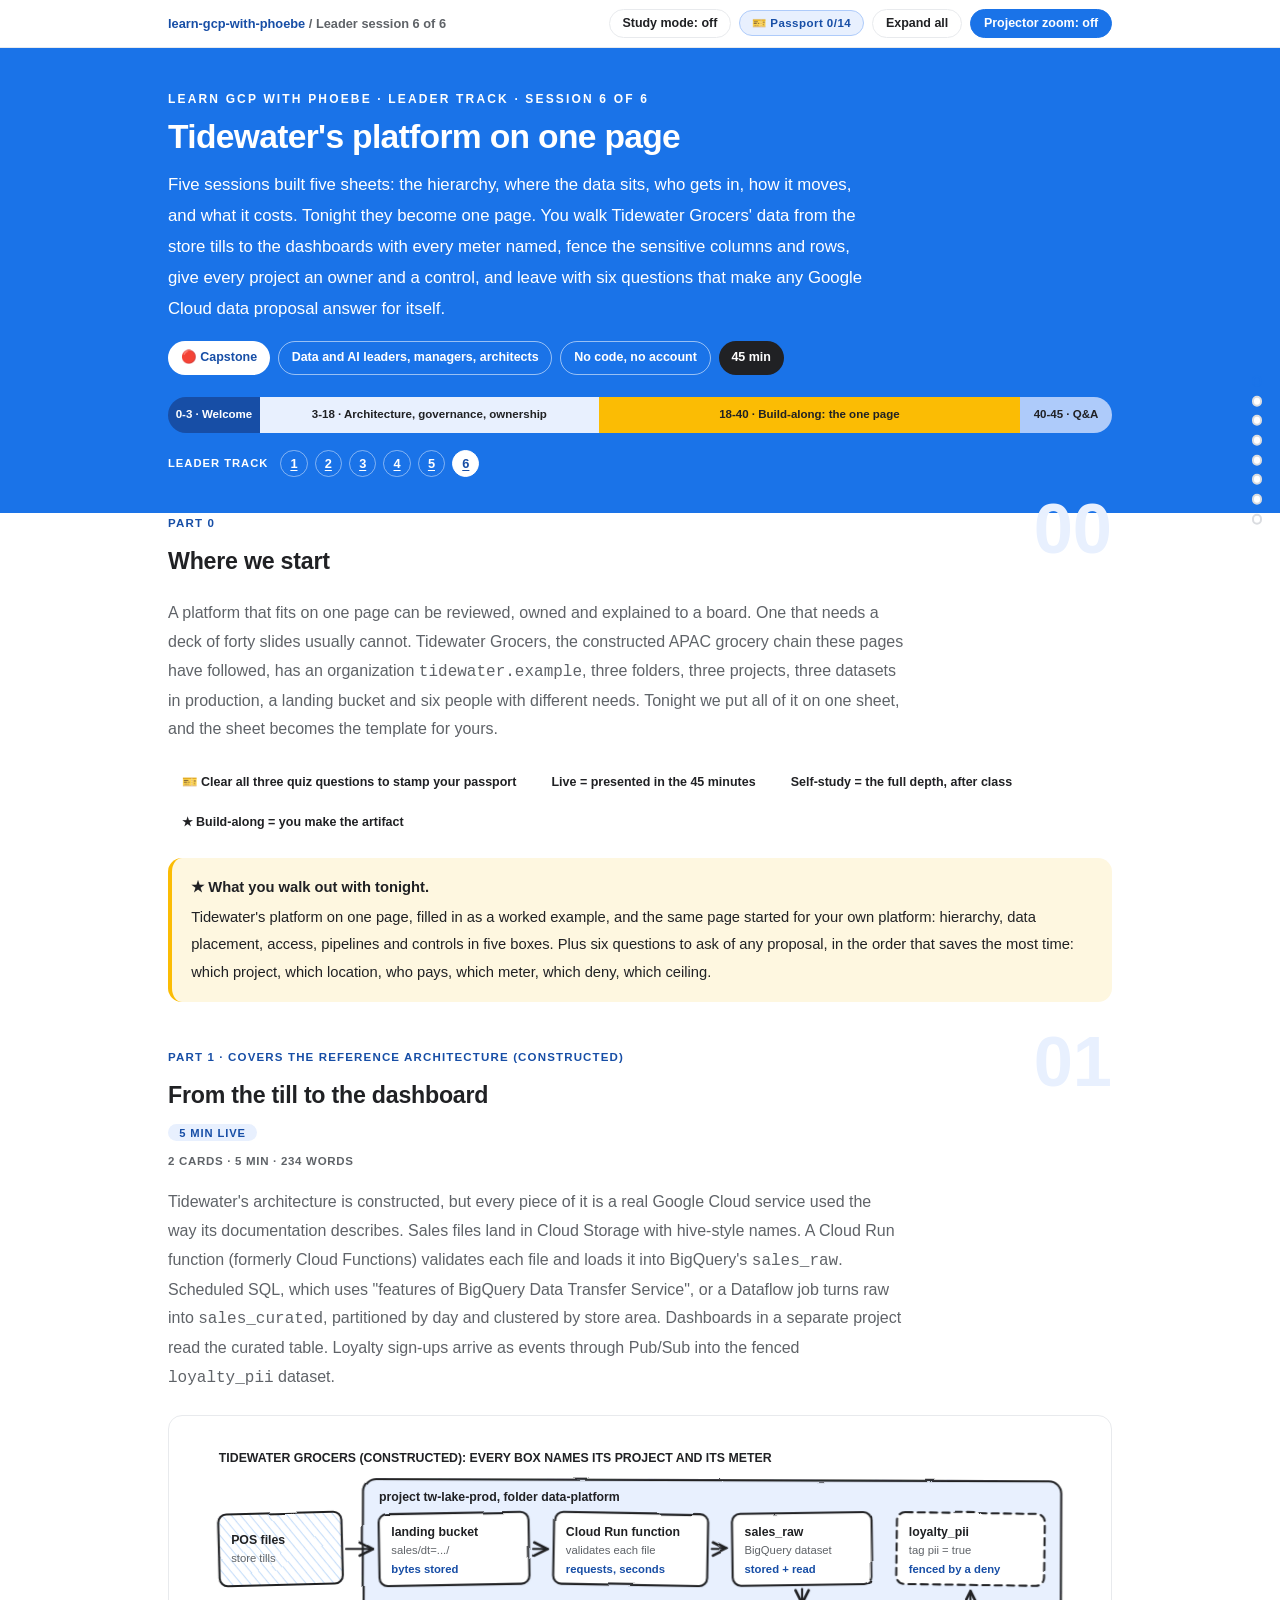
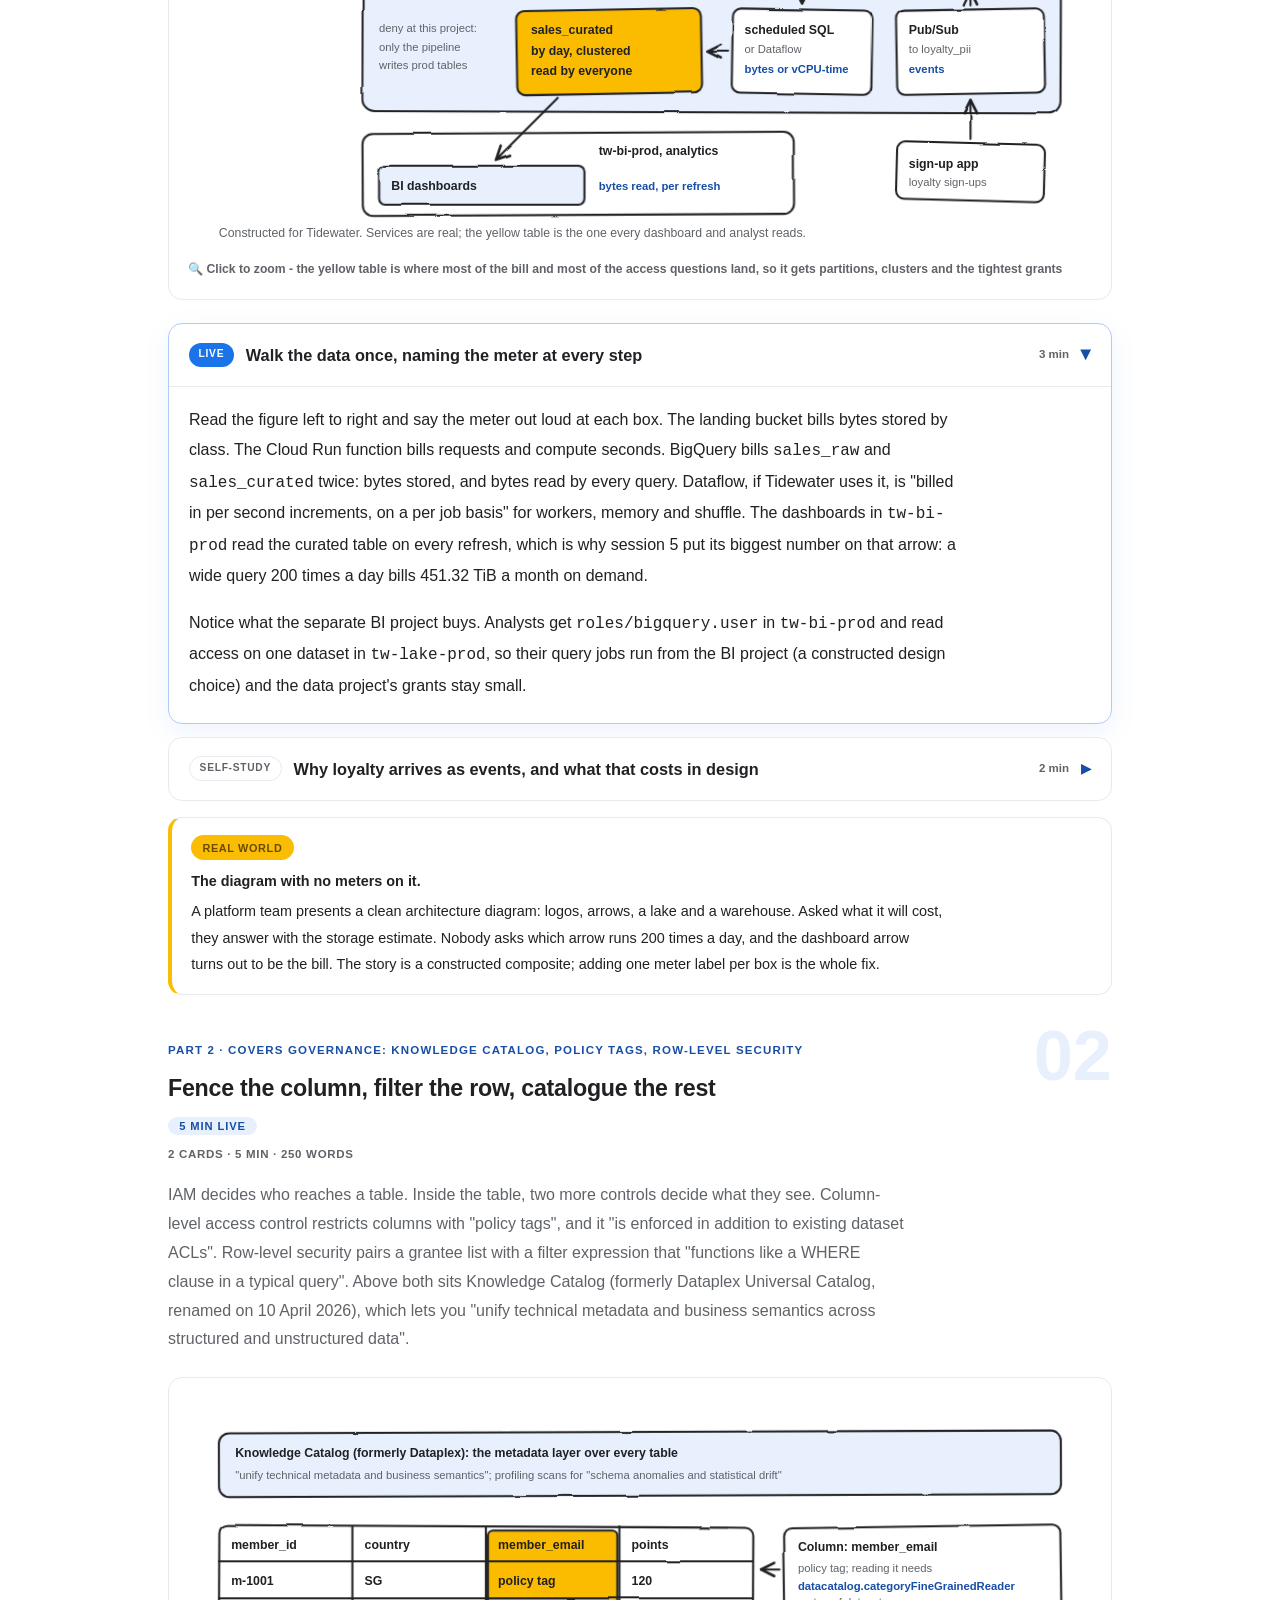
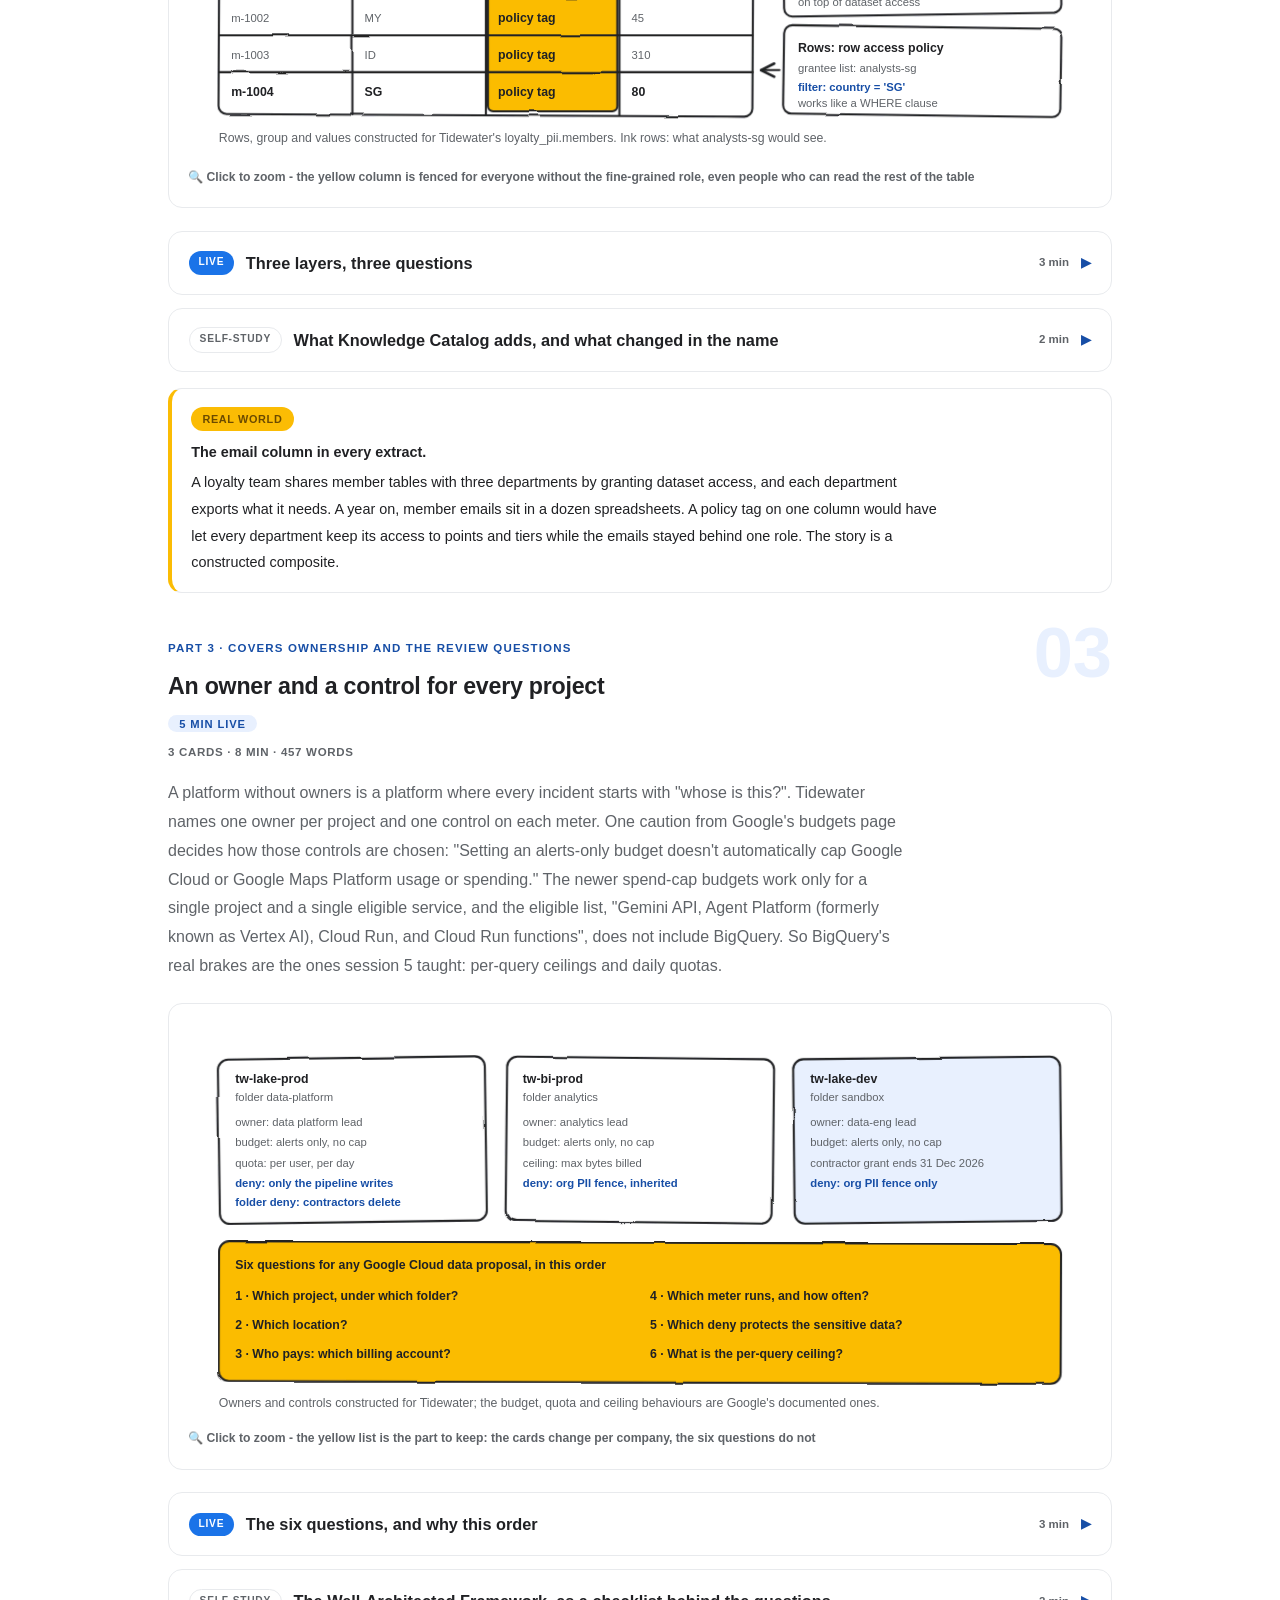
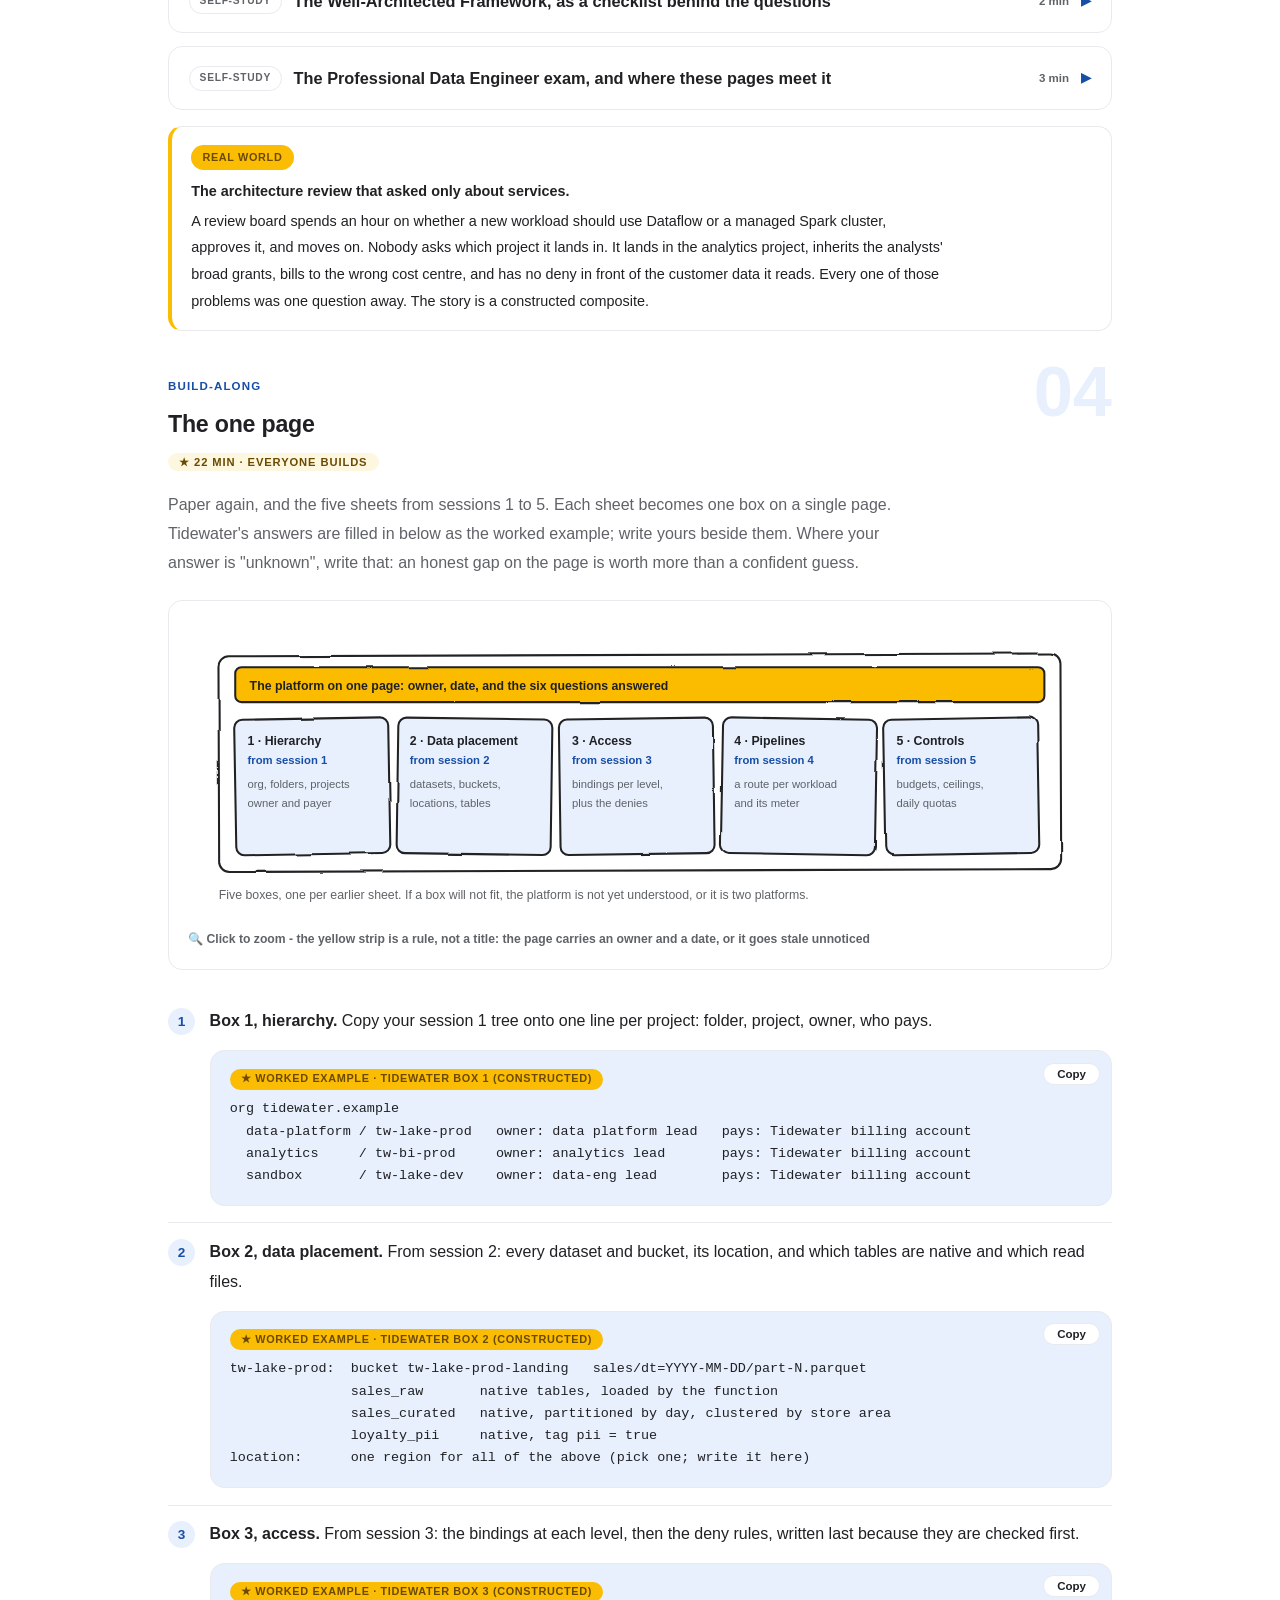
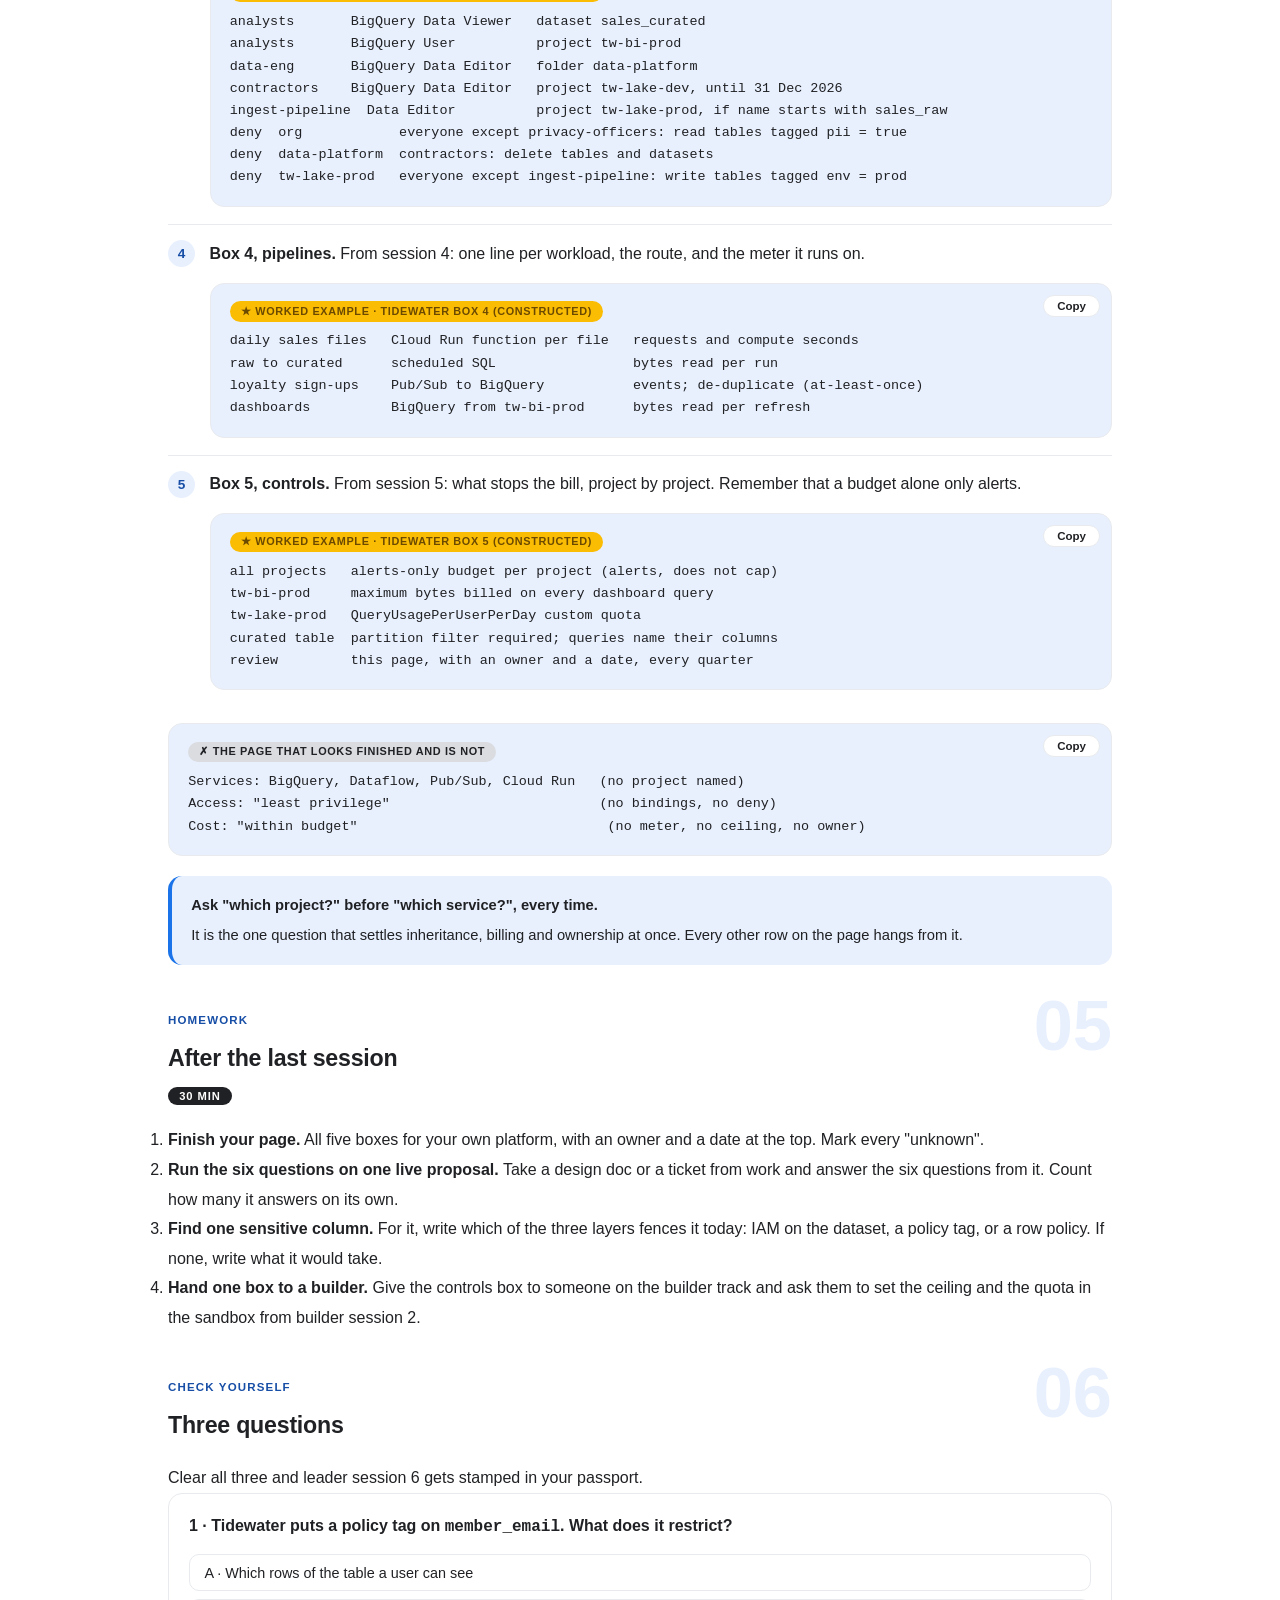
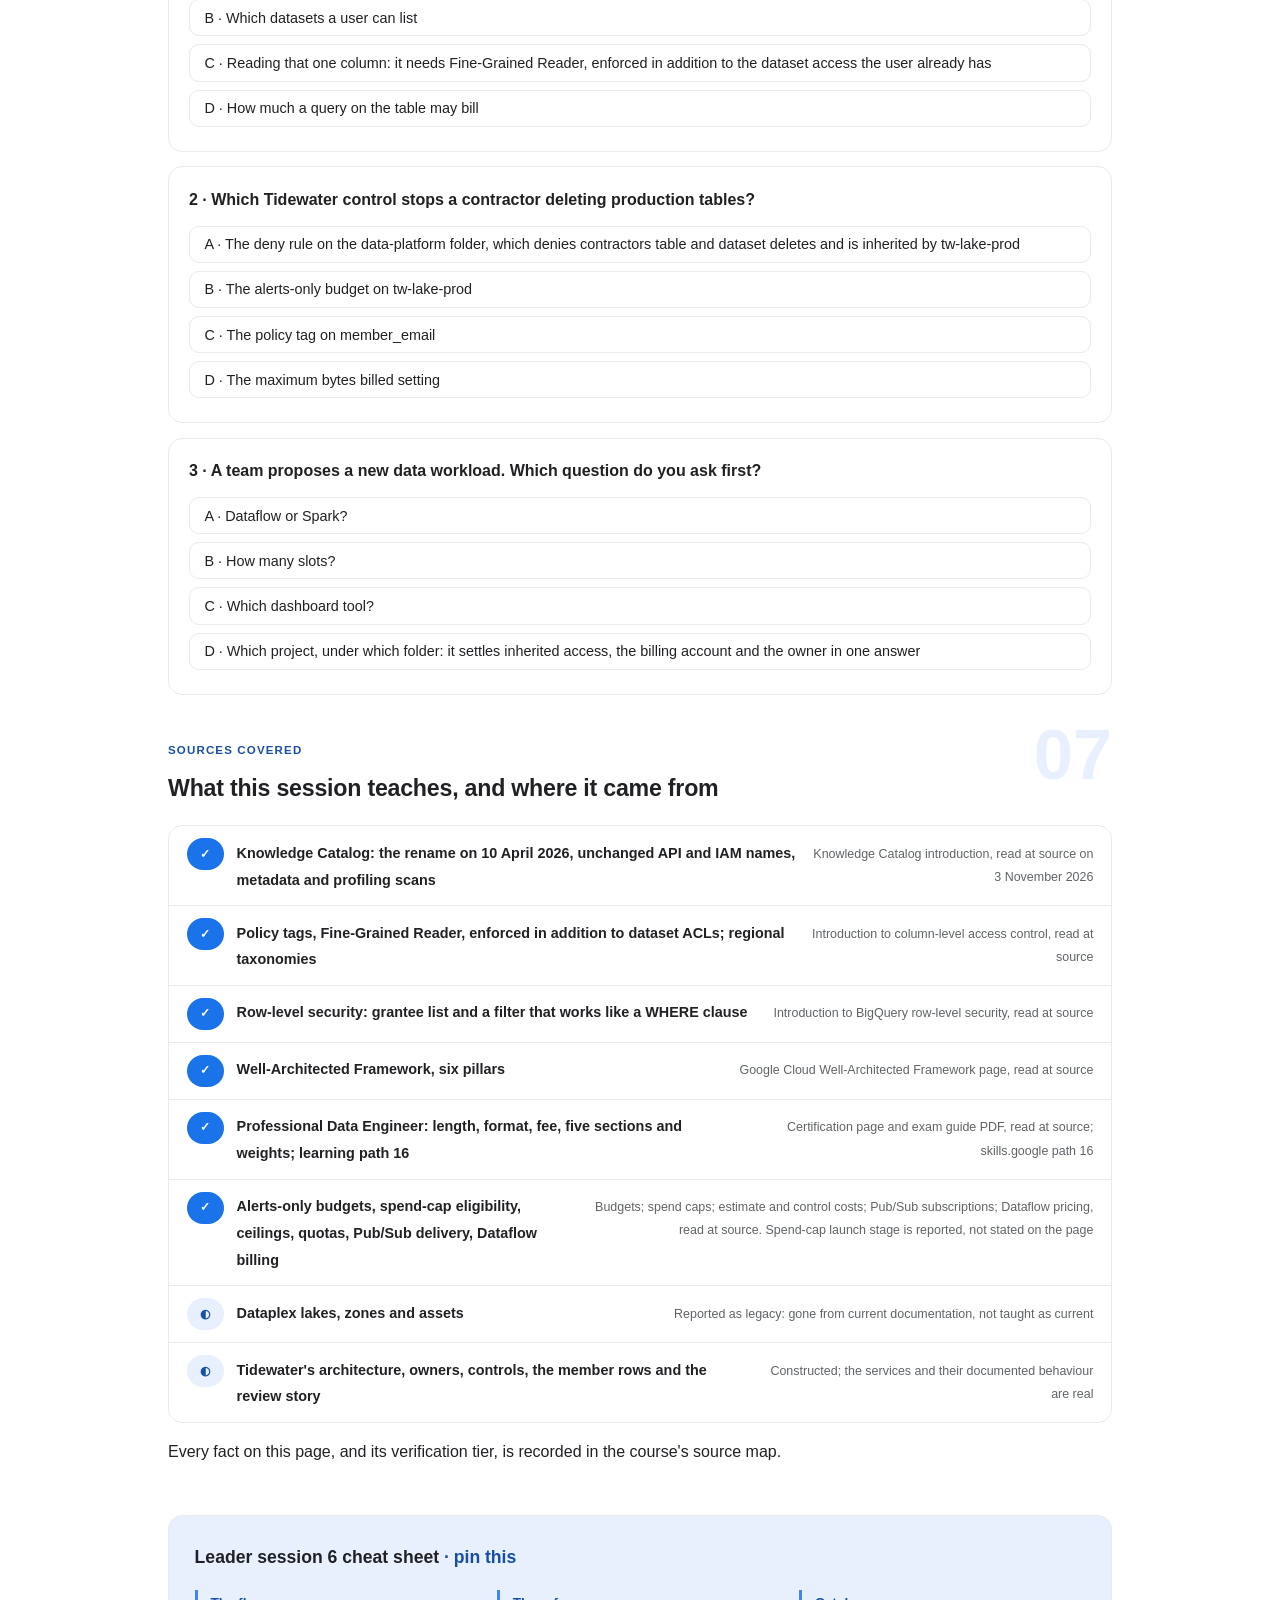
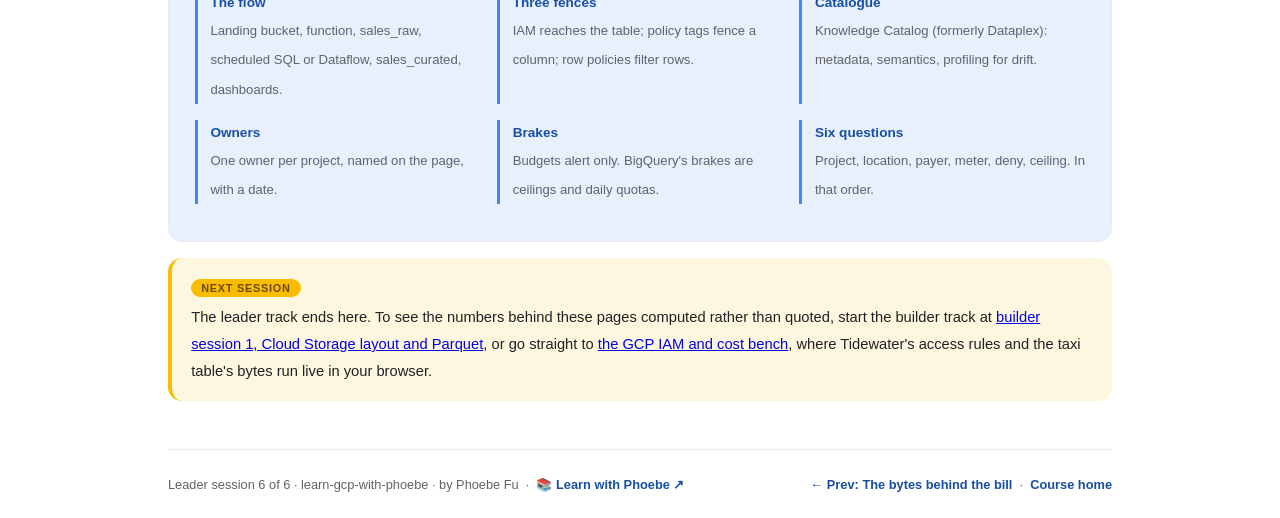
<file: courses/a6-tidewaters-platform-on-one-page.html>
<!DOCTYPE html>
<html lang="en">
<head>
<meta charset="UTF-8">
<meta name="viewport" content="width=device-width, initial-scale=1.0">
<!-- social:start -->
<meta name="description" content="Leader session 6 of 6. Tidewater Grocers' whole Google Cloud data platform on one page: the reference architecture with every meter named, governance with Knowledge Catalog, policy tags and row-level security, an owner and a control for every project, and six questions to ask any proposal.">
<meta property="og:type" content="article">
<meta property="og:site_name" content="Learn with Phoebe">
<meta property="og:title" content="Tidewater's platform on one page - learn gcp with phoebe">
<meta property="og:description" content="Leader session 6 of 6. One page that shows where the data flows, who can see which column, who owns each project, and which six questions every GCP data proposal must answer.">
<meta property="og:url" content="https://phoebefu6.github.io/learn-gcp-with-phoebe/courses/a6-tidewaters-platform-on-one-page.html">
<meta property="og:image" content="https://phoebefu6.github.io/learn-gcp-with-phoebe/assets/og-cover.png">
<meta property="og:image:width" content="1200">
<meta property="og:image:height" content="630">
<meta name="twitter:card" content="summary_large_image">
<meta name="twitter:title" content="Tidewater's platform on one page - learn gcp with phoebe">
<meta name="twitter:description" content="Leader session 6 of 6. Architecture, governance, ownership and six review questions, on one page.">
<meta name="twitter:image" content="https://phoebefu6.github.io/learn-gcp-with-phoebe/assets/og-cover.png">
<!-- social:end -->
<title>Leader session 6 · Tidewater's platform on one page - learn gcp with phoebe</title>
<link rel="stylesheet" href="../assets/style.css?v=2">
</head>
<body>

<div class="toolbar">
  <div class="wrap">
    <span class="crumb"><a href="../index.html">learn-gcp-with-phoebe</a> / Leader session 6 of 6</span>
    <button class="btn" id="toggle-all" type="button">Expand all</button>
    <button class="btn primary" id="zoom-toggle" type="button">Projector zoom: off</button>
  </div>
</div>

<header class="masthead">
  <div class="wrap">
    <div class="eyebrow">Learn GCP with Phoebe · Leader track · Session 6 of 6</div>
    <h1>Tidewater's platform on <span class="accent">one page</span></h1>
    <p class="sub">Five sessions built five sheets: the hierarchy, where the data sits, who gets in, how it moves, and what it costs. Tonight they become one page. You walk Tidewater Grocers' data from the store tills to the dashboards with every meter named, fence the sensitive columns and rows, give every project an owner and a control, and leave with six questions that make any Google Cloud data proposal answer for itself.</p>
    <div class="chip-row">
      <span class="chip level">🔴 Capstone</span>
      <span class="chip audience">Data and AI leaders, managers, architects</span>
      <span class="chip audience">No code, no account</span>
      <span class="chip time">45 min</span>
    </div>
    <div class="agenda">
      <span class="a1" style="flex:1">0-3 · Welcome</span>
      <span class="a2" style="flex:4">3-18 · Architecture, governance, ownership</span>
      <span class="a3" style="flex:5">18-40 · Build-along: the one page</span>
      <span class="a4" style="flex:1">40-45 · Q&amp;A</span>
    </div>
  </div>
</header>

<main class="wrap">

  <section class="section" id="intro">
    <div class="section-kicker">
      <span class="klabel">Part 0</span>
      <h2>Where we start</h2>
    </div>
    <p class="lede">A platform that fits on one page can be reviewed, owned and explained to a board. One that needs a deck of forty slides usually cannot. Tidewater Grocers, the constructed APAC grocery chain these pages have followed, has an organization <code>tidewater.example</code>, three folders, three projects, three datasets in production, a landing bucket and six people with different needs. Tonight we put all of it on one sheet, and the sheet becomes the template for yours.</p>

    <div class="legend">
      <span class="pill">🎫 Clear all three quiz questions to stamp your passport</span>
      <span class="pill">Live = presented in the 45 minutes</span>
      <span class="pill">Self-study = the full depth, after class</span>
      <span class="pill">★ Build-along = you make the artifact</span>
    </div>

    <div class="callout win">
      <p><strong>★ What you walk out with tonight.</strong> Tidewater's platform on one page, filled in as a worked example, and the same page started for your own platform: hierarchy, data placement, access, pipelines and controls in five boxes. Plus six questions to ask of any proposal, in the order that saves the most time: which project, which location, who pays, which meter, which deny, which ceiling.</p>
    </div>
  </section>

  <section class="section" id="part-1">
    <div class="section-kicker">
      <span class="klabel">Part 1 · covers the reference architecture (constructed)</span>
      <h2>From the till to the dashboard</h2>
      <span class="tag concept">5 min live</span>
    </div>
    <p class="lede">Tidewater's architecture is constructed, but every piece of it is a real Google Cloud service used the way its documentation describes. Sales files land in Cloud Storage with hive-style names. A Cloud Run function (formerly Cloud Functions) validates each file and loads it into BigQuery's <code>sales_raw</code>. Scheduled SQL, which uses "features of BigQuery Data Transfer Service", or a Dataflow job turns raw into <code>sales_curated</code>, partitioned by day and clustered by store area. Dashboards in a separate project read the curated table. Loyalty sign-ups arrive as events through Pub/Sub into the fenced <code>loyalty_pii</code> dataset.</p>

    <figure class="zoomable">
      <svg viewBox="0 0 880 402" xmlns="http://www.w3.org/2000/svg" role="img" aria-label="Tidewater's constructed platform. POS files from the store tills land in the landing bucket in project tw-lake-prod, metered by bytes stored. A Cloud Run function validates each file, metered by requests and seconds, and loads BigQuery dataset sales_raw, metered by bytes stored and read. Scheduled SQL or Dataflow turns it into sales_curated, partitioned by day and clustered, the table everyone reads, highlighted. BI dashboards in project tw-bi-prod read sales_curated, metered by bytes read per refresh. A sign-up app publishes loyalty events to Pub/Sub, which writes to loyalty_pii, tagged pii and fenced by a deny. The project also carries a deny so only the pipeline writes production tables.">
        <defs>
          <filter id="a6aSk" x="-3%" y="-3%" width="106%" height="106%"><feTurbulence type="fractalNoise" baseFrequency="0.02" numOctaves="2" seed="73" result="n"/><feDisplacementMap in="SourceGraphic" in2="n" scale="2.4" xChannelSelector="R" yChannelSelector="G"/></filter>
          <pattern id="a6aHc" patternUnits="userSpaceOnUse" width="7" height="7" patternTransform="rotate(-38)"><line x1="0" y1="0" x2="0" y2="7" stroke="#1A73E8" stroke-width="1" opacity=".5"/></pattern>
          <marker id="a6aAr" viewBox="0 0 10 10" refX="9" refY="5" markerWidth="8" markerHeight="8" orient="auto"><path d="M1 1 L9 5 L1 9" fill="none" stroke="#202124" stroke-width="1.6" stroke-linecap="round"/></marker>
        </defs>
        <style>
          .a6aH { font: 800 12px Inter, sans-serif; fill: #202124; }
          .a6aL { font: 600 12px Inter, sans-serif; fill: #202124; }
          .a6aS { font: 400 11px Inter, sans-serif; fill: #5F6368; }
          .a6aA { font: 700 11px Inter, sans-serif; fill: #174EA6; }
          .a6aN { font: 400 12px Inter, sans-serif; fill: #5F6368; }
        </style>

        <text class="a6aH" x="30" y="26">TIDEWATER GROCERS (CONSTRUCTED): EVERY BOX NAMES ITS PROJECT AND ITS METER</text>

        <g filter="url(#a6aSk)" fill="none" stroke="#202124" stroke-width="2" stroke-linecap="round" stroke-linejoin="round">
          <rect x="30" y="76" width="120" height="70" rx="8" transform="rotate(-1.5 90 111)" fill="url(#a6aHc)"/>
          <rect x="170" y="44" width="680" height="226" rx="12" transform="rotate(0.2 510 157)" fill="#E8F0FE"/>
          <rect x="186" y="76" width="146" height="70" rx="8" transform="rotate(-1 259 111)" fill="#FFFFFF"/>
          <rect x="356" y="76" width="150" height="70" rx="8" transform="rotate(1 431 111)" fill="#FFFFFF"/>
          <rect x="530" y="76" width="136" height="70" rx="8" transform="rotate(-0.8 598 111)" fill="#FFFFFF"/>
          <rect x="690" y="76" width="144" height="70" rx="8" transform="rotate(0.8 762 111)" fill="#FFFFFF" stroke-dasharray="7 5"/>
          <rect x="320" y="170" width="180" height="82" rx="8" transform="rotate(-1 410 211)" fill="#FBBC04"/>
          <rect x="530" y="170" width="136" height="82" rx="8" transform="rotate(1 598 211)" fill="#FFFFFF"/>
          <rect x="690" y="170" width="144" height="82" rx="8" transform="rotate(-1 762 211)" fill="#FFFFFF"/>
          <rect x="170" y="290" width="420" height="80" rx="10" transform="rotate(-0.3 380 330)" fill="#FFFFFF"/>
          <rect x="186" y="322" width="200" height="38" rx="6" fill="#E8F0FE"/>
          <rect x="690" y="300" width="144" height="56" rx="8" transform="rotate(1.5 762 328)" fill="#FFFFFF"/>
          <path d="M154 111 L180 111" marker-end="url(#a6aAr)"/>
          <path d="M336 111 L350 111" marker-end="url(#a6aAr)"/>
          <path d="M510 111 L524 111" marker-end="url(#a6aAr)"/>
          <path d="M598 150 L598 164" marker-end="url(#a6aAr)"/>
          <path d="M526 211 L506 211" marker-end="url(#a6aAr)"/>
          <path d="M360 256 L300 316" marker-end="url(#a6aAr)"/>
          <path d="M762 166 L762 152" marker-end="url(#a6aAr)"/>
          <path d="M762 296 L762 258" marker-end="url(#a6aAr)"/>
        </g>

        <text class="a6aL" x="42" y="106">POS files</text>
        <text class="a6aS" x="42" y="124">store tills</text>
        <text class="a6aL" x="186" y="64">project tw-lake-prod, folder data-platform</text>

        <text class="a6aL" x="198" y="98">landing bucket</text>
        <text class="a6aS" x="198" y="116">sales/dt=.../</text>
        <text class="a6aA" x="198" y="134">bytes stored</text>
        <text class="a6aL" x="368" y="98">Cloud Run function</text>
        <text class="a6aS" x="368" y="116">validates each file</text>
        <text class="a6aA" x="368" y="134">requests, seconds</text>
        <text class="a6aL" x="542" y="98">sales_raw</text>
        <text class="a6aS" x="542" y="116">BigQuery dataset</text>
        <text class="a6aA" x="542" y="134">stored + read</text>
        <text class="a6aL" x="702" y="98">loyalty_pii</text>
        <text class="a6aS" x="702" y="116">tag pii = true</text>
        <text class="a6aA" x="702" y="134">fenced by a deny</text>

        <text class="a6aS" x="186" y="192">deny at this project:</text>
        <text class="a6aS" x="186" y="210">only the pipeline</text>
        <text class="a6aS" x="186" y="228">writes prod tables</text>
        <text class="a6aL" x="334" y="194">sales_curated</text>
        <text class="a6aL" x="334" y="214">by day, clustered</text>
        <text class="a6aL" x="334" y="234">read by everyone</text>
        <text class="a6aL" x="542" y="194">scheduled SQL</text>
        <text class="a6aS" x="542" y="212">or Dataflow</text>
        <text class="a6aA" x="542" y="232">bytes or vCPU-time</text>
        <text class="a6aL" x="702" y="194">Pub/Sub</text>
        <text class="a6aS" x="702" y="212">to loyalty_pii</text>
        <text class="a6aA" x="702" y="232">events</text>

        <text class="a6aL" x="400" y="312">tw-bi-prod, analytics</text>
        <text class="a6aL" x="198" y="346">BI dashboards</text>
        <text class="a6aA" x="400" y="346">bytes read, per refresh</text>
        <text class="a6aL" x="702" y="324">sign-up app</text>
        <text class="a6aS" x="702" y="342">loyalty sign-ups</text>

        <text class="a6aN" x="30" y="392">Constructed for Tidewater. Services are real; the yellow table is the one every dashboard and analyst reads.</text>
      </svg>
      <figcaption>🔍 Click to zoom - the yellow table is where most of the bill and most of the access questions land, so it gets partitions, clusters and the tightest grants</figcaption>
    </figure>

    <details class="card" open>
      <summary><span class="mode live">Live</span>Walk the data once, naming the meter at every step<span class="mini">3 min</span><span class="caret">▶</span></summary>
      <div class="body">
        <p>Read the figure left to right and say the meter out loud at each box. The landing bucket bills bytes stored by class. The Cloud Run function bills requests and compute seconds. BigQuery bills <code>sales_raw</code> and <code>sales_curated</code> twice: bytes stored, and bytes read by every query. Dataflow, if Tidewater uses it, is "billed in per second increments, on a per job basis" for workers, memory and shuffle. The dashboards in <code>tw-bi-prod</code> read the curated table on every refresh, which is why session 5 put its biggest number on that arrow: a wide query 200 times a day bills 451.32 TiB a month on demand.</p>
        <p>Notice what the separate BI project buys. Analysts get <code>roles/bigquery.user</code> in <code>tw-bi-prod</code> and read access on one dataset in <code>tw-lake-prod</code>, so their query jobs run from the BI project (a constructed design choice) and the data project's grants stay small.</p>
      </div>
    </details>

    <details class="card">
      <summary><span class="mode self">Self-study</span>Why loyalty arrives as events, and what that costs in design<span class="mini">2 min</span><span class="caret">▶</span></summary>
      <div class="body">
        <p>Sales come in daily files, so a function per file is enough. Loyalty sign-ups happen one at a time all day, so they arrive as Pub/Sub messages and a BigQuery subscription writes them into <code>loyalty_pii</code>. The design consequence is Google's default: "By default, Pub/Sub offers at-least-once delivery with no ordering guarantees", so the same sign-up can arrive twice and the curated view of members must de-duplicate. Pipeline design itself is taught in <a href="https://phoebefu6.github.io/learn-data-pipelines-with-phoebe/">data pipelines</a> and streaming in <a href="https://phoebefu6.github.io/learn-streaming-data-with-phoebe/">streaming data</a>; these pages stop at which Google Cloud service carries which workload.</p>
      </div>
    </details>

    <div class="callout example">
      <span class="ex-pill">Real world</span>
      <p><strong>The diagram with no meters on it.</strong> A platform team presents a clean architecture diagram: logos, arrows, a lake and a warehouse. Asked what it will cost, they answer with the storage estimate. Nobody asks which arrow runs 200 times a day, and the dashboard arrow turns out to be the bill. The story is a constructed composite; adding one meter label per box is the whole fix.</p>
    </div>
  </section>

  <section class="section" id="part-2">
    <div class="section-kicker">
      <span class="klabel">Part 2 · covers governance: Knowledge Catalog, policy tags, row-level security</span>
      <h2>Fence the column, filter the row, catalogue the rest</h2>
      <span class="tag concept">5 min live</span>
    </div>
    <p class="lede">IAM decides who reaches a table. Inside the table, two more controls decide what they see. Column-level access control restricts columns with "policy tags", and it "is enforced in addition to existing dataset ACLs". Row-level security pairs a grantee list with a filter expression that "functions like a WHERE clause in a typical query". Above both sits Knowledge Catalog (formerly Dataplex Universal Catalog, renamed on 10 April 2026), which lets you "unify technical metadata and business semantics across structured and unstructured data".</p>

    <figure class="zoomable">
      <svg viewBox="0 0 880 350" xmlns="http://www.w3.org/2000/svg" role="img" aria-label="Knowledge Catalog drawn as a metadata layer above the loyalty members table, unifying technical metadata and business semantics, with profiling scans for schema anomalies and statistical drift. The table has four columns: member_id, country, member_email and points. The member_email column is highlighted: it carries a policy tag, so reading it needs the Fine-Grained Reader role, enforced in addition to dataset access. A row access policy grants the group analysts-sg the rows where country equals SG, a filter that works like a WHERE clause.">
        <defs>
          <filter id="a6bSk" x="-3%" y="-3%" width="106%" height="106%"><feTurbulence type="fractalNoise" baseFrequency="0.02" numOctaves="2" seed="79" result="n"/><feDisplacementMap in="SourceGraphic" in2="n" scale="2.4" xChannelSelector="R" yChannelSelector="G"/></filter>
          <marker id="a6bAr" viewBox="0 0 10 10" refX="9" refY="5" markerWidth="8" markerHeight="8" orient="auto"><path d="M1 1 L9 5 L1 9" fill="none" stroke="#202124" stroke-width="1.6" stroke-linecap="round"/></marker>
        </defs>
        <style>
          .a6bL { font: 600 12px Inter, sans-serif; fill: #202124; }
          .a6bS { font: 400 11px Inter, sans-serif; fill: #5F6368; }
          .a6bA { font: 700 11px Inter, sans-serif; fill: #174EA6; }
          .a6bN { font: 400 12px Inter, sans-serif; fill: #5F6368; }
        </style>

        <g filter="url(#a6bSk)" fill="none" stroke="#202124" stroke-width="2" stroke-linecap="round" stroke-linejoin="round">
          <rect x="30" y="34" width="820" height="62" rx="10" transform="rotate(-0.2 440 65)" fill="#E8F0FE"/>
          <rect x="30" y="126" width="520" height="184" rx="8" transform="rotate(0.3 290 218)" fill="#FFFFFF"/>
          <rect x="292" y="130" width="126" height="176" rx="5" fill="#FBBC04"/>
          <path d="M30 160 L550 160 M30 196 L550 196 M30 232 L550 232 M30 268 L550 268 M160 126 L160 310 M290 126 L290 310 M420 126 L420 310"/>
          <rect x="580" y="126" width="270" height="86" rx="8" transform="rotate(-0.8 715 169)" fill="#FFFFFF"/>
          <rect x="580" y="224" width="270" height="86" rx="8" transform="rotate(0.8 715 267)" fill="#FFFFFF"/>
          <path d="M576 168 L558 168" marker-end="url(#a6bAr)"/>
          <path d="M576 266 L558 266" marker-end="url(#a6bAr)"/>
        </g>

        <text class="a6bL" x="46" y="58">Knowledge Catalog (formerly Dataplex): the metadata layer over every table</text>
        <text class="a6bS" x="46" y="80">"unify technical metadata and business semantics"; profiling scans for "schema anomalies and statistical drift"</text>

        <text class="a6bL" x="42" y="148">member_id</text>
        <text class="a6bL" x="172" y="148">country</text>
        <text class="a6bL" x="302" y="148">member_email</text>
        <text class="a6bL" x="432" y="148">points</text>
        <text class="a6bL" x="42" y="183">m-1001</text>
        <text class="a6bL" x="172" y="183">SG</text>
        <text class="a6bL" x="302" y="183">policy tag</text>
        <text class="a6bL" x="432" y="183">120</text>
        <text class="a6bS" x="42" y="219">m-1002</text>
        <text class="a6bS" x="172" y="219">MY</text>
        <text class="a6bL" x="302" y="219">policy tag</text>
        <text class="a6bS" x="432" y="219">45</text>
        <text class="a6bS" x="42" y="255">m-1003</text>
        <text class="a6bS" x="172" y="255">ID</text>
        <text class="a6bL" x="302" y="255">policy tag</text>
        <text class="a6bS" x="432" y="255">310</text>
        <text class="a6bL" x="42" y="291">m-1004</text>
        <text class="a6bL" x="172" y="291">SG</text>
        <text class="a6bL" x="302" y="291">policy tag</text>
        <text class="a6bL" x="432" y="291">80</text>

        <text class="a6bL" x="594" y="150">Column: member_email</text>
        <text class="a6bS" x="594" y="170">policy tag; reading it needs</text>
        <text class="a6bA" x="594" y="188">datacatalog.categoryFineGrainedReader</text>
        <text class="a6bS" x="594" y="204">on top of dataset access</text>
        <text class="a6bL" x="594" y="248">Rows: row access policy</text>
        <text class="a6bS" x="594" y="268">grantee list: analysts-sg</text>
        <text class="a6bA" x="594" y="286">filter: country = 'SG'</text>
        <text class="a6bS" x="594" y="302">works like a WHERE clause</text>

        <text class="a6bN" x="30" y="336">Rows, group and values constructed for Tidewater's loyalty_pii.members. Ink rows: what analysts-sg would see.</text>
      </svg>
      <figcaption>🔍 Click to zoom - the yellow column is fenced for everyone without the fine-grained role, even people who can read the rest of the table</figcaption>
    </figure>

    <details class="card">
      <summary><span class="mode live">Live</span>Three layers, three questions<span class="mini">3 min</span><span class="caret">▶</span></summary>
      <div class="body">
        <p><strong>Can they reach the table?</strong> IAM, from session 3: a dataset grant, inherited down, with deny policies checked first. Tidewater's organization-level deny already keeps everyone except the privacy officers away from tables tagged <code>pii = true</code>. <strong>Which columns can they read?</strong> Policy tags. The <code>member_email</code> column carries one, and only principals with Fine-Grained Reader, role ID <code>datacatalog.categoryFineGrainedReader</code>, can read it, in addition to whatever dataset access they hold. Taxonomies "are regional resources, like BigQuery datasets and tables", so they live where the data lives. <strong>Which rows?</strong> A row access policy: a grantee list and a filter expression, so the Singapore analysts see Singapore members only.</p>
        <p>The ideas behind these controls, role-based and attribute-based access, masking, access reviews, belong to <a href="https://phoebefu6.github.io/learn-data-access-control-with-phoebe/">data access control</a>. A leader's job here is narrower: ask, for each sensitive column, which of the three layers fences it.</p>
      </div>
    </details>

    <details class="card">
      <summary><span class="mode self">Self-study</span>What Knowledge Catalog adds, and what changed in the name<span class="mini">2 min</span><span class="caret">▶</span></summary>
      <div class="body">
        <p>Google's note on the rename: "As of April 10, 2026, Dataplex Universal Catalog is now called Knowledge Catalog. The API, client library, CLI, and IAM names remain unchanged." So scripts and roles still say <code>dataplex</code>; the analysts' Data Viewer role in builder session 4 includes several <code>dataplex.*</code> permissions for exactly that reason. The catalog's job for a leader is findability and early warning: its profiling scans check for "schema anomalies and statistical drift", which is how you learn that a source changed before the dashboard does. Older material describes Dataplex lakes, zones and assets; current documentation no longer does, so treat that model as legacy rather than designing around it.</p>
      </div>
    </details>

    <div class="callout example">
      <span class="ex-pill">Real world</span>
      <p><strong>The email column in every extract.</strong> A loyalty team shares member tables with three departments by granting dataset access, and each department exports what it needs. A year on, member emails sit in a dozen spreadsheets. A policy tag on one column would have let every department keep its access to points and tiers while the emails stayed behind one role. The story is a constructed composite.</p>
    </div>
  </section>

  <section class="section" id="part-3">
    <div class="section-kicker">
      <span class="klabel">Part 3 · covers ownership and the review questions</span>
      <h2>An owner and a control for every project</h2>
      <span class="tag concept">5 min live</span>
    </div>
    <p class="lede">A platform without owners is a platform where every incident starts with "whose is this?". Tidewater names one owner per project and one control on each meter. One caution from Google's budgets page decides how those controls are chosen: "Setting an alerts-only budget doesn't automatically cap Google Cloud or Google Maps Platform usage or spending." The newer spend-cap budgets work only for a single project and a single eligible service, and the eligible list, "Gemini API, Agent Platform (formerly known as Vertex AI), Cloud Run, and Cloud Run functions", does not include BigQuery. So BigQuery's real brakes are the ones session 5 taught: per-query ceilings and daily quotas.</p>

    <figure class="zoomable">
      <svg viewBox="0 0 880 384" xmlns="http://www.w3.org/2000/svg" role="img" aria-label="Three project cards. tw-lake-prod in folder data-platform: owner the data platform lead, an alerts-only budget, a per-user daily query quota, and its own deny, only the pipeline writes production tables, plus a folder deny on contractors deleting. tw-bi-prod in folder analytics: owner the analytics lead, a budget alert plus maximum bytes billed on dashboard queries, and the organization's PII fence inherited. tw-lake-dev in folder sandbox: owner the data-eng lead, a budget alert, a contractor grant that expires on 31 December 2026, and only the organization's PII fence. Below, highlighted, six questions to ask of any proposal: which project, which location, who pays, which meter, which deny protects the sensitive data, and what is the per-query ceiling.">
        <defs>
          <filter id="a6cSk" x="-3%" y="-3%" width="106%" height="106%"><feTurbulence type="fractalNoise" baseFrequency="0.02" numOctaves="2" seed="83" result="n"/><feDisplacementMap in="SourceGraphic" in2="n" scale="2.4" xChannelSelector="R" yChannelSelector="G"/></filter>
        </defs>
        <style>
          .a6cL { font: 600 12px Inter, sans-serif; fill: #202124; }
          .a6cS { font: 400 11px Inter, sans-serif; fill: #5F6368; }
          .a6cA { font: 700 11px Inter, sans-serif; fill: #174EA6; }
          .a6cN { font: 400 12px Inter, sans-serif; fill: #5F6368; }
        </style>

        <g filter="url(#a6cSk)" fill="none" stroke="#202124" stroke-width="2" stroke-linecap="round" stroke-linejoin="round">
          <rect x="30" y="34" width="260" height="160" rx="10" transform="rotate(-0.8 160 114)" fill="#FFFFFF"/>
          <rect x="310" y="34" width="260" height="160" rx="10" transform="rotate(0.6 440 114)" fill="#FFFFFF"/>
          <rect x="590" y="34" width="260" height="160" rx="10" transform="rotate(-0.6 720 114)" fill="#E8F0FE"/>
          <rect x="30" y="214" width="820" height="136" rx="10" transform="rotate(0.2 440 282)" fill="#FBBC04"/>
        </g>

        <text class="a6cL" x="46" y="58">tw-lake-prod</text>
        <text class="a6cS" x="46" y="76">folder data-platform</text>
        <text class="a6cS" x="46" y="100">owner: data platform lead</text>
        <text class="a6cS" x="46" y="120">budget: alerts only, no cap</text>
        <text class="a6cS" x="46" y="140">quota: per user, per day</text>
        <text class="a6cA" x="46" y="160">deny: only the pipeline writes</text>
        <text class="a6cA" x="46" y="178">folder deny: contractors delete</text>

        <text class="a6cL" x="326" y="58">tw-bi-prod</text>
        <text class="a6cS" x="326" y="76">folder analytics</text>
        <text class="a6cS" x="326" y="100">owner: analytics lead</text>
        <text class="a6cS" x="326" y="120">budget: alerts only, no cap</text>
        <text class="a6cS" x="326" y="140">ceiling: max bytes billed</text>
        <text class="a6cA" x="326" y="160">deny: org PII fence, inherited</text>

        <text class="a6cL" x="606" y="58">tw-lake-dev</text>
        <text class="a6cS" x="606" y="76">folder sandbox</text>
        <text class="a6cS" x="606" y="100">owner: data-eng lead</text>
        <text class="a6cS" x="606" y="120">budget: alerts only, no cap</text>
        <text class="a6cS" x="606" y="140">contractor grant ends 31 Dec 2026</text>
        <text class="a6cA" x="606" y="160">deny: org PII fence only</text>

        <text class="a6cL" x="46" y="240">Six questions for any Google Cloud data proposal, in this order</text>
        <text class="a6cL" x="46" y="270">1 · Which project, under which folder?</text>
        <text class="a6cL" x="46" y="298">2 · Which location?</text>
        <text class="a6cL" x="46" y="326">3 · Who pays: which billing account?</text>
        <text class="a6cL" x="450" y="270">4 · Which meter runs, and how often?</text>
        <text class="a6cL" x="450" y="298">5 · Which deny protects the sensitive data?</text>
        <text class="a6cL" x="450" y="326">6 · What is the per-query ceiling?</text>

        <text class="a6cN" x="30" y="374">Owners and controls constructed for Tidewater; the budget, quota and ceiling behaviours are Google's documented ones.</text>
      </svg>
      <figcaption>🔍 Click to zoom - the yellow list is the part to keep: the cards change per company, the six questions do not</figcaption>
    </figure>

    <details class="card">
      <summary><span class="mode live">Live</span>The six questions, and why this order<span class="mini">3 min</span><span class="caret">▶</span></summary>
      <div class="body">
        <p><strong>Which project</strong> comes first because it settles the next three by inheritance: the folder's policies, the billing account, the owner. <strong>Which location</strong> next, because it decides where the bytes physically sit, and cross-region loads are "billed for network usage under Network Data Transfer SKUs". <strong>Who pays</strong>: a billing account "defines who pays for a given set of Google Cloud resources". <strong>Which meter</strong>, and how often it runs: bytes read, slot-hours or compute seconds, times the refresh rate. <strong>Which deny</strong> protects the sensitive data, because allow policies only add. <strong>What ceiling</strong> stops one bad query: <code>maximum_bytes_billed</code>, under which "the query fails without incurring a charge", and the per-user daily quota.</p>
        <p>A proposal that cannot answer one of these is not wrong, but it is not finished. Ask for the missing answer before asking about anything else.</p>
      </div>
    </details>

    <details class="card">
      <summary><span class="mode self">Self-study</span>The Well-Architected Framework, as a checklist behind the questions<span class="mini">2 min</span><span class="caret">▶</span></summary>
      <div class="body">
        <p>Google's Well-Architected Framework (the URL still says "architecture framework") has six pillars: "Operational excellence", "Security, privacy, and compliance", "Reliability", "Cost optimization", "Performance optimization" and "Sustainability". The six questions above lean on two of them, security and cost, because those are where data platforms most often go wrong first. Use the pillars as the longer checklist when a proposal passes the six questions and you want to look for what is missing: who is paged when the load fails, what happens if a region is lost, how fast the dashboard must be.</p>
      </div>
    </details>

    <details class="card">
      <summary><span class="mode self">Self-study</span>The Professional Data Engineer exam, and where these pages meet it<span class="mini">3 min</span><span class="caret">▶</span></summary>
      <div class="body">
        <p>Google's certification page lists the exam at 2 hours, "40 - 50 multiple choice and multiple select questions", and a $200 registration fee (certification page, 3 November 2026; re-verify before you book). Its exam guide has five sections, and these pages cover parts of each:</p>
        <ul>
          <li><strong>1 · Designing data processing systems (~22%).</strong> Leader sessions 1, 3 and 6; builder session 4. Not taught: data migrations.</li>
          <li><strong>2 · Ingesting and processing the data (~25%).</strong> Leader session 4; builder sessions 5 and 6. Not taught: Cloud Composer DAGs (Composer is "evolving to become Managed Service for Apache Airflow"), Datastream, change data capture.</li>
          <li><strong>3 · Storing the data (~20%).</strong> Leader session 2; builder sessions 1, 2 and 3. Not taught: Bigtable, Spanner, AlloyDB, Cloud SQL.</li>
          <li><strong>4 · Preparing and using data for analysis (~15%).</strong> Leader session 2; builder session 7. Not taught: Looker, BigQuery sharing (formerly Analytics Hub).</li>
          <li><strong>5 · Maintaining and automating data workloads (~18%).</strong> Leader session 5; builder sessions 3 and 8. Not taught: monitoring and alerting in depth.</li>
        </ul>
        <p>Also outside these pages: GKE, networking and VPC Service Controls beyond a mention, principal access boundary policies, custom-role authoring and BigQuery Omni. The official route is Google's learning path 16, "Professional Data Engineer Certification", on skills.google (formerly Cloud Skills Boost). Certificates and labs stay with Google; these pages are a way to understand the platform, not a substitute for the exam's own preparation.</p>
      </div>
    </details>

    <div class="callout example">
      <span class="ex-pill">Real world</span>
      <p><strong>The architecture review that asked only about services.</strong> A review board spends an hour on whether a new workload should use Dataflow or a managed Spark cluster, approves it, and moves on. Nobody asks which project it lands in. It lands in the analytics project, inherits the analysts' broad grants, bills to the wrong cost centre, and has no deny in front of the customer data it reads. Every one of those problems was one question away. The story is a constructed composite.</p>
    </div>
  </section>

  <section class="section" id="demo-1">
    <div class="section-kicker">
      <span class="klabel">Build-along</span>
      <h2>The one page</h2>
      <span class="tag demo">★ 22 min · everyone builds</span>
    </div>
    <p class="lede">Paper again, and the five sheets from sessions 1 to 5. Each sheet becomes one box on a single page. Tidewater's answers are filled in below as the worked example; write yours beside them. Where your answer is "unknown", write that: an honest gap on the page is worth more than a confident guess.</p>

    <figure class="zoomable">
      <svg viewBox="0 0 880 290" xmlns="http://www.w3.org/2000/svg" role="img" aria-label="A one-page template. A title strip reads: the platform on one page. Below it five boxes, one per earlier session: 1 hierarchy, organization, folders, projects, owner and payer; 2 data placement, datasets, buckets, locations, tables; 3 access, bindings plus one deny; 4 pipelines, a route per workload and its meter; 5 controls, budgets, ceilings and quotas.">
        <defs>
          <filter id="a6dSk" x="-3%" y="-3%" width="106%" height="106%"><feTurbulence type="fractalNoise" baseFrequency="0.02" numOctaves="2" seed="89" result="n"/><feDisplacementMap in="SourceGraphic" in2="n" scale="2.4" xChannelSelector="R" yChannelSelector="G"/></filter>
        </defs>
        <style>
          .a6dL { font: 600 12px Inter, sans-serif; fill: #202124; }
          .a6dS { font: 400 11px Inter, sans-serif; fill: #5F6368; }
          .a6dA { font: 700 11px Inter, sans-serif; fill: #174EA6; }
          .a6dN { font: 400 12px Inter, sans-serif; fill: #5F6368; }
        </style>

        <g filter="url(#a6dSk)" fill="none" stroke="#202124" stroke-width="2" stroke-linecap="round" stroke-linejoin="round">
          <rect x="30" y="34" width="820" height="210" rx="10" transform="rotate(-0.2 440 139)" fill="#FFFFFF"/>
          <rect x="46" y="46" width="788" height="34" rx="6" fill="#FBBC04"/>
          <rect x="46" y="96" width="150" height="132" rx="8" transform="rotate(-1 121 162)" fill="#E8F0FE"/>
          <rect x="204" y="96" width="150" height="132" rx="8" transform="rotate(0.8 279 162)" fill="#E8F0FE"/>
          <rect x="362" y="96" width="150" height="132" rx="8" transform="rotate(-0.8 437 162)" fill="#E8F0FE"/>
          <rect x="520" y="96" width="150" height="132" rx="8" transform="rotate(1 595 162)" fill="#E8F0FE"/>
          <rect x="678" y="96" width="150" height="132" rx="8" transform="rotate(-1 753 162)" fill="#E8F0FE"/>
        </g>

        <text class="a6dL" x="60" y="68">The platform on one page: owner, date, and the six questions answered</text>
        <text class="a6dL" x="58" y="122">1 · Hierarchy</text>
        <text class="a6dA" x="58" y="140">from session 1</text>
        <text class="a6dS" x="58" y="164">org, folders, projects</text>
        <text class="a6dS" x="58" y="182">owner and payer</text>
        <text class="a6dL" x="216" y="122">2 · Data placement</text>
        <text class="a6dA" x="216" y="140">from session 2</text>
        <text class="a6dS" x="216" y="164">datasets, buckets,</text>
        <text class="a6dS" x="216" y="182">locations, tables</text>
        <text class="a6dL" x="374" y="122">3 · Access</text>
        <text class="a6dA" x="374" y="140">from session 3</text>
        <text class="a6dS" x="374" y="164">bindings per level,</text>
        <text class="a6dS" x="374" y="182">plus the denies</text>
        <text class="a6dL" x="532" y="122">4 · Pipelines</text>
        <text class="a6dA" x="532" y="140">from session 4</text>
        <text class="a6dS" x="532" y="164">a route per workload</text>
        <text class="a6dS" x="532" y="182">and its meter</text>
        <text class="a6dL" x="690" y="122">5 · Controls</text>
        <text class="a6dA" x="690" y="140">from session 5</text>
        <text class="a6dS" x="690" y="164">budgets, ceilings,</text>
        <text class="a6dS" x="690" y="182">daily quotas</text>

        <text class="a6dN" x="30" y="272">Five boxes, one per earlier sheet. If a box will not fit, the platform is not yet understood, or it is two platforms.</text>
      </svg>
      <figcaption>🔍 Click to zoom - the yellow strip is a rule, not a title: the page carries an owner and a date, or it goes stale unnoticed</figcaption>
    </figure>

    <div class="steps">
      <div class="step">
        <p><strong>Box 1, hierarchy.</strong> Copy your session 1 tree onto one line per project: folder, project, owner, who pays.</p>
        <div class="prompt-box good"><span class="label">★ Worked example · Tidewater box 1 (constructed)</span>org tidewater.example
  data-platform / tw-lake-prod   owner: data platform lead   pays: Tidewater billing account
  analytics     / tw-bi-prod     owner: analytics lead       pays: Tidewater billing account
  sandbox       / tw-lake-dev    owner: data-eng lead        pays: Tidewater billing account</div>
      </div>
      <div class="step">
        <p><strong>Box 2, data placement.</strong> From session 2: every dataset and bucket, its location, and which tables are native and which read files.</p>
        <div class="prompt-box good"><span class="label">★ Worked example · Tidewater box 2 (constructed)</span>tw-lake-prod:  bucket tw-lake-prod-landing   sales/dt=YYYY-MM-DD/part-N.parquet
               sales_raw       native tables, loaded by the function
               sales_curated   native, partitioned by day, clustered by store area
               loyalty_pii     native, tag pii = true
location:      one region for all of the above (pick one; write it here)</div>
      </div>
      <div class="step">
        <p><strong>Box 3, access.</strong> From session 3: the bindings at each level, then the deny rules, written last because they are checked first.</p>
        <div class="prompt-box good"><span class="label">★ Worked example · Tidewater box 3 (constructed)</span>analysts       BigQuery Data Viewer   dataset sales_curated
analysts       BigQuery User          project tw-bi-prod
data-eng       BigQuery Data Editor   folder data-platform
contractors    BigQuery Data Editor   project tw-lake-dev, until 31 Dec 2026
ingest-pipeline  Data Editor          project tw-lake-prod, if name starts with sales_raw
deny  org            everyone except privacy-officers: read tables tagged pii = true
deny  data-platform  contractors: delete tables and datasets
deny  tw-lake-prod   everyone except ingest-pipeline: write tables tagged env = prod</div>
      </div>
      <div class="step">
        <p><strong>Box 4, pipelines.</strong> From session 4: one line per workload, the route, and the meter it runs on.</p>
        <div class="prompt-box good"><span class="label">★ Worked example · Tidewater box 4 (constructed)</span>daily sales files   Cloud Run function per file   requests and compute seconds
raw to curated      scheduled SQL                 bytes read per run
loyalty sign-ups    Pub/Sub to BigQuery           events; de-duplicate (at-least-once)
dashboards          BigQuery from tw-bi-prod      bytes read per refresh</div>
      </div>
      <div class="step">
        <p><strong>Box 5, controls.</strong> From session 5: what stops the bill, project by project. Remember that a budget alone only alerts.</p>
        <div class="prompt-box good"><span class="label">★ Worked example · Tidewater box 5 (constructed)</span>all projects   alerts-only budget per project (alerts, does not cap)
tw-bi-prod     maximum bytes billed on every dashboard query
tw-lake-prod   QueryUsagePerUserPerDay custom quota
curated table  partition filter required; queries name their columns
review         this page, with an owner and a date, every quarter</div>
      </div>
    </div>

    <div class="prompt-box bad"><span class="label">✗ The page that looks finished and is not</span>Services: BigQuery, Dataflow, Pub/Sub, Cloud Run   (no project named)
Access: "least privilege"                          (no bindings, no deny)
Cost: "within budget"                               (no meter, no ceiling, no owner)</div>

    <div class="callout tip">
      <p><strong>Ask "which project?" before "which service?", every time.</strong> It is the one question that settles inheritance, billing and ownership at once. Every other row on the page hangs from it.</p>
    </div>
  </section>

  <section class="section" id="exercise">
    <div class="section-kicker">
      <span class="klabel">Homework</span>
      <h2>After the last session</h2>
      <span class="tag exercise">30 min</span>
    </div>
    <ol>
      <li><strong>Finish your page.</strong> All five boxes for your own platform, with an owner and a date at the top. Mark every "unknown".</li>
      <li><strong>Run the six questions on one live proposal.</strong> Take a design doc or a ticket from work and answer the six questions from it. Count how many it answers on its own.</li>
      <li><strong>Find one sensitive column.</strong> For it, write which of the three layers fences it today: IAM on the dataset, a policy tag, or a row policy. If none, write what it would take.</li>
      <li><strong>Hand one box to a builder.</strong> Give the controls box to someone on the builder track and ask them to set the ceiling and the quota in the sandbox from builder session 2.</li>
    </ol>
  </section>

  <section class="section" id="quiz">
    <div class="section-kicker">
      <span class="klabel">Check yourself</span>
      <h2>Three questions</h2>
    </div>
    <p>Clear all three and leader session 6 gets stamped in your passport.</p>

    <div class="quiz-q" data-answer="2">
      <p class="qtext">1 · Tidewater puts a policy tag on <code>member_email</code>. What does it restrict?</p>
      <button class="qopt" type="button">A · Which rows of the table a user can see</button>
      <button class="qopt" type="button">B · Which datasets a user can list</button>
      <button class="qopt" type="button">C · Reading that one column: it needs Fine-Grained Reader, enforced in addition to the dataset access the user already has</button>
      <button class="qopt" type="button">D · How much a query on the table may bill</button>
      <p class="qwhy">Policy tags are column-level access control, "enforced in addition to existing dataset ACLs". Rows are the job of a row access policy.</p>
    </div>

    <div class="quiz-q" data-answer="0">
      <p class="qtext">2 · Which Tidewater control stops a contractor deleting production tables?</p>
      <button class="qopt" type="button">A · The deny rule on the data-platform folder, which denies contractors table and dataset deletes and is inherited by tw-lake-prod</button>
      <button class="qopt" type="button">B · The alerts-only budget on tw-lake-prod</button>
      <button class="qopt" type="button">C · The policy tag on member_email</button>
      <button class="qopt" type="button">D · The maximum bytes billed setting</button>
      <p class="qwhy">Deny policies attach to an organization, folder or project and are inherited downward. The contractors' grant is on the dev project anyway; the folder deny is the floor that holds even if someone later grants them more.</p>
    </div>

    <div class="quiz-q" data-answer="3">
      <p class="qtext">3 · A team proposes a new data workload. Which question do you ask first?</p>
      <button class="qopt" type="button">A · Dataflow or Spark?</button>
      <button class="qopt" type="button">B · How many slots?</button>
      <button class="qopt" type="button">C · Which dashboard tool?</button>
      <button class="qopt" type="button">D · Which project, under which folder: it settles inherited access, the billing account and the owner in one answer</button>
      <p class="qwhy">Service choice matters, but the project decides who pays, which policies already apply and who answers for it. Ask it first, then location, payer, meter, deny and ceiling.</p>
    </div>

    <p class="quiz-score"></p>
  </section>

  <section class="section" id="official">
    <div class="section-kicker">
      <span class="klabel">Sources covered</span>
      <h2>What this session teaches, and where it came from</h2>
    </div>
    <div class="covered">
      <div class="covered-row"><span class="status pill solid">✓</span><span class="name">Knowledge Catalog: the rename on 10 April 2026, unchanged API and IAM names, metadata and profiling scans</span><span class="note">Knowledge Catalog introduction, read at source on 3 November 2026</span></div>
      <div class="covered-row"><span class="status pill solid">✓</span><span class="name">Policy tags, Fine-Grained Reader, enforced in addition to dataset ACLs; regional taxonomies</span><span class="note">Introduction to column-level access control, read at source</span></div>
      <div class="covered-row"><span class="status pill solid">✓</span><span class="name">Row-level security: grantee list and a filter that works like a WHERE clause</span><span class="note">Introduction to BigQuery row-level security, read at source</span></div>
      <div class="covered-row"><span class="status pill solid">✓</span><span class="name">Well-Architected Framework, six pillars</span><span class="note">Google Cloud Well-Architected Framework page, read at source</span></div>
      <div class="covered-row"><span class="status pill solid">✓</span><span class="name">Professional Data Engineer: length, format, fee, five sections and weights; learning path 16</span><span class="note">Certification page and exam guide PDF, read at source; skills.google path 16</span></div>
      <div class="covered-row"><span class="status pill solid">✓</span><span class="name">Alerts-only budgets, spend-cap eligibility, ceilings, quotas, Pub/Sub delivery, Dataflow billing</span><span class="note">Budgets; spend caps; estimate and control costs; Pub/Sub subscriptions; Dataflow pricing, read at source. Spend-cap launch stage is reported, not stated on the page</span></div>
      <div class="covered-row"><span class="status pill light">◐</span><span class="name">Dataplex lakes, zones and assets</span><span class="note">Reported as legacy: gone from current documentation, not taught as current</span></div>
      <div class="covered-row"><span class="status pill light">◐</span><span class="name">Tidewater's architecture, owners, controls, the member rows and the review story</span><span class="note">Constructed; the services and their documented behaviour are real</span></div>
    </div>
    <p class="mono" style="margin-top:14px">Every fact on this page, and its verification tier, is recorded in the course's source map.</p>
  </section>

  <section class="cheat" id="cheatsheet">
    <h3>Leader session 6 cheat sheet <span>· pin this</span></h3>
    <div class="grid-2">
      <div class="cheat-item"><b>The flow</b><span>Landing bucket, function, sales_raw, scheduled SQL or Dataflow, sales_curated, dashboards.</span></div>
      <div class="cheat-item"><b>Three fences</b><span>IAM reaches the table; policy tags fence a column; row policies filter rows.</span></div>
      <div class="cheat-item"><b>Catalogue</b><span>Knowledge Catalog (formerly Dataplex): metadata, semantics, profiling for drift.</span></div>
      <div class="cheat-item"><b>Owners</b><span>One owner per project, named on the page, with a date.</span></div>
      <div class="cheat-item"><b>Brakes</b><span>Budgets alert only. BigQuery's brakes are ceilings and daily quotas.</span></div>
      <div class="cheat-item"><b>Six questions</b><span>Project, location, payer, meter, deny, ceiling. In that order.</span></div>
    </div>
  </section>

  <div class="callout next">
    <span class="nx-pill">Next session</span>
    <p>The leader track ends here. To see the numbers behind these pages computed rather than quoted, start the builder track at <a href="b1-cloud-storage-layout-and-parquet.html">builder session 1, Cloud Storage layout and Parquet</a>, or go straight to <a href="b8-the-gcp-iam-and-cost-bench.html">the GCP IAM and cost bench</a>, where Tidewater's access rules and the taxi table's bytes run live in your browser.</p>
  </div>

  <footer class="pagefoot">
    <span>Leader session 6 of 6 · learn-gcp-with-phoebe · by Phoebe Fu &nbsp;·&nbsp; 📚 <a href="https://phoebefu6.github.io/learn-with-phoebe/">Learn with Phoebe ↗</a></span>
    <span><a href="a5-the-bytes-behind-the-bill.html">← Prev: The bytes behind the bill</a> &nbsp;·&nbsp; <a href="../index.html">Course home</a></span>
  </footer>

</main>

<script src="../assets/app.js?v=1"></script>
</body>
</html>
</file>
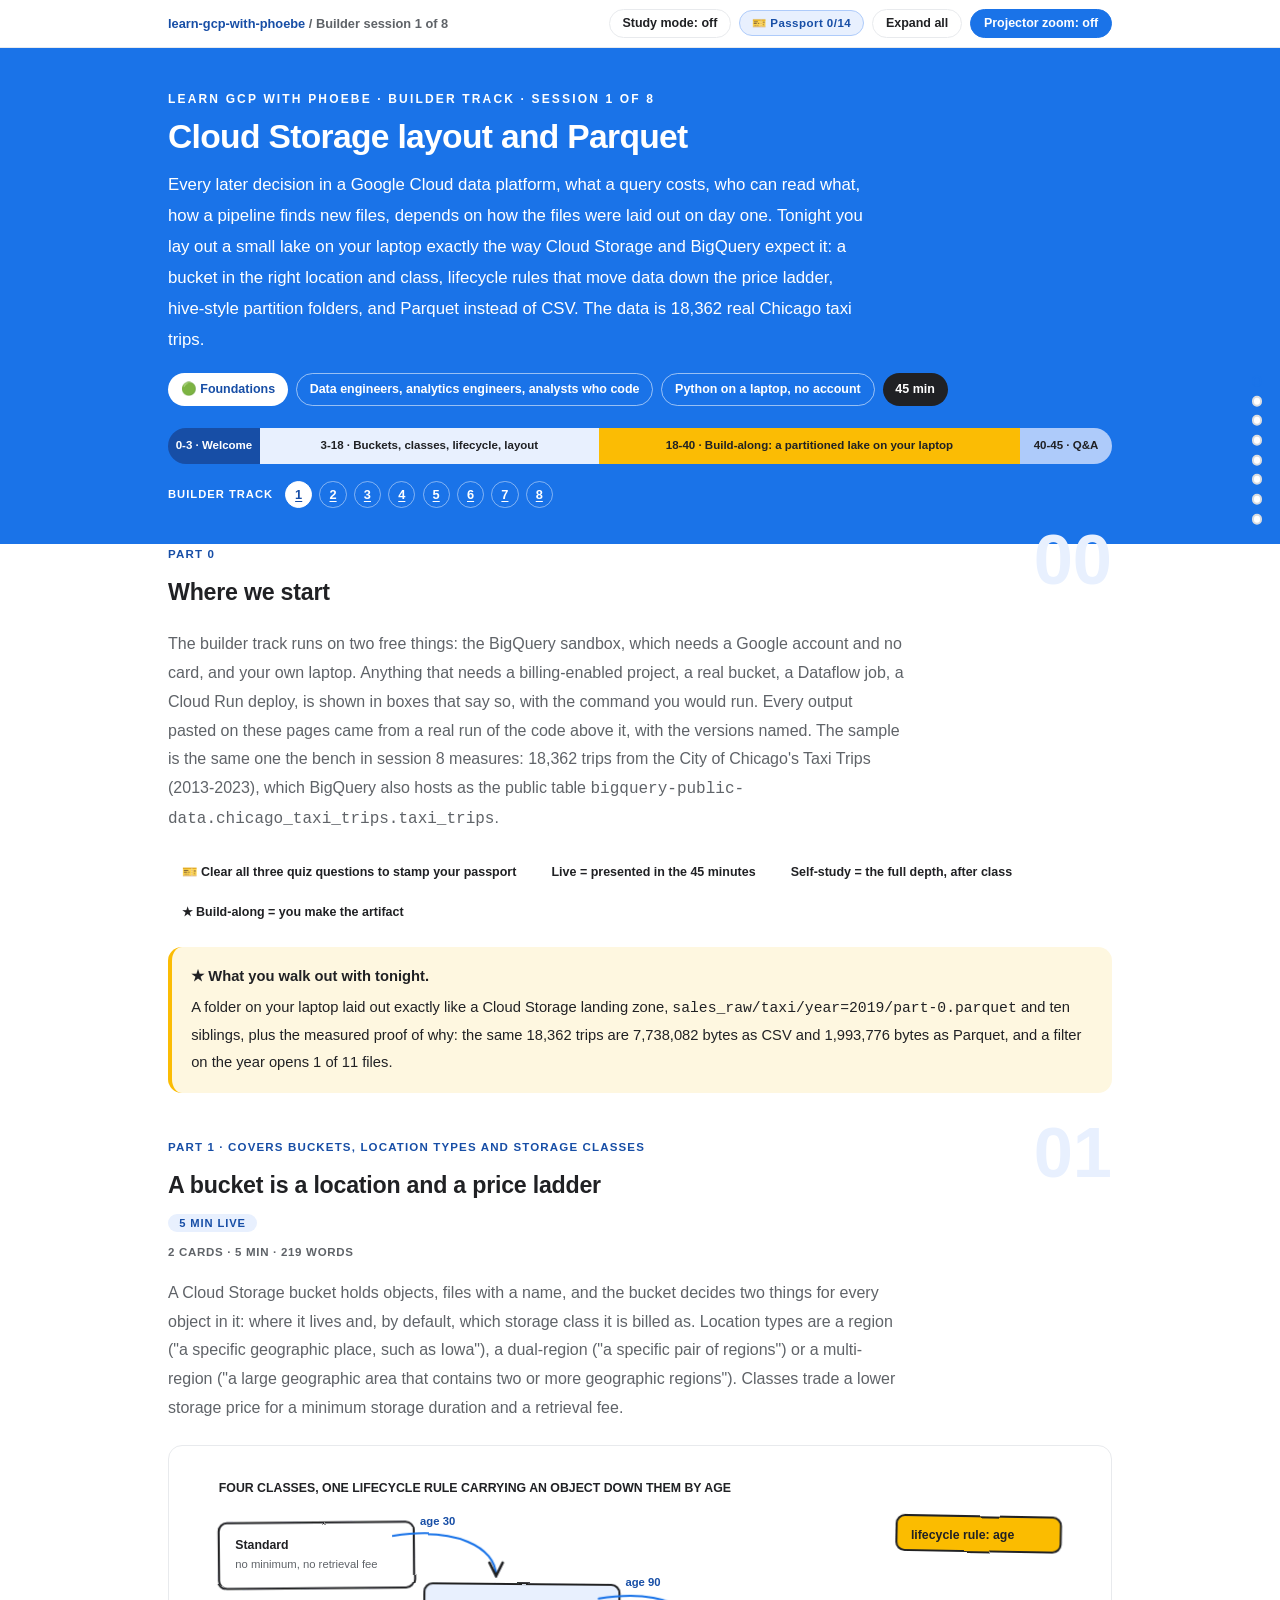
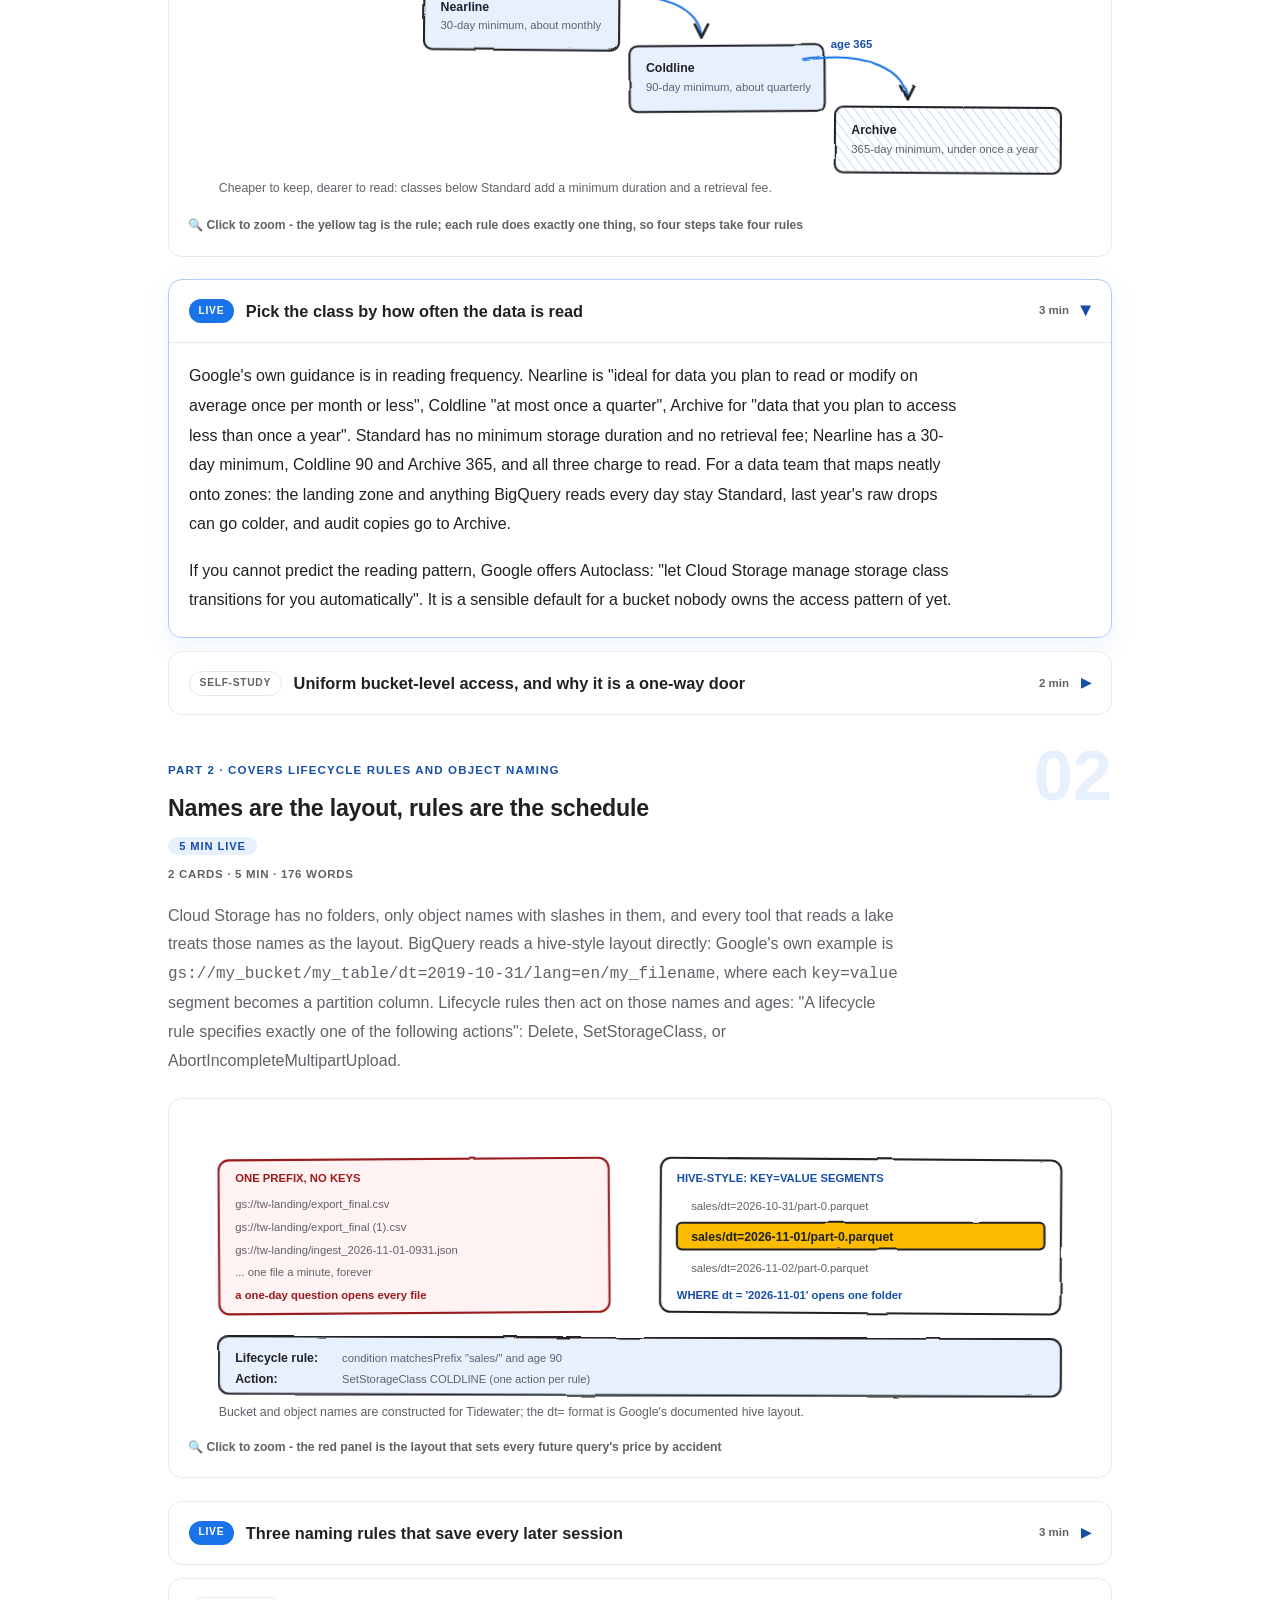
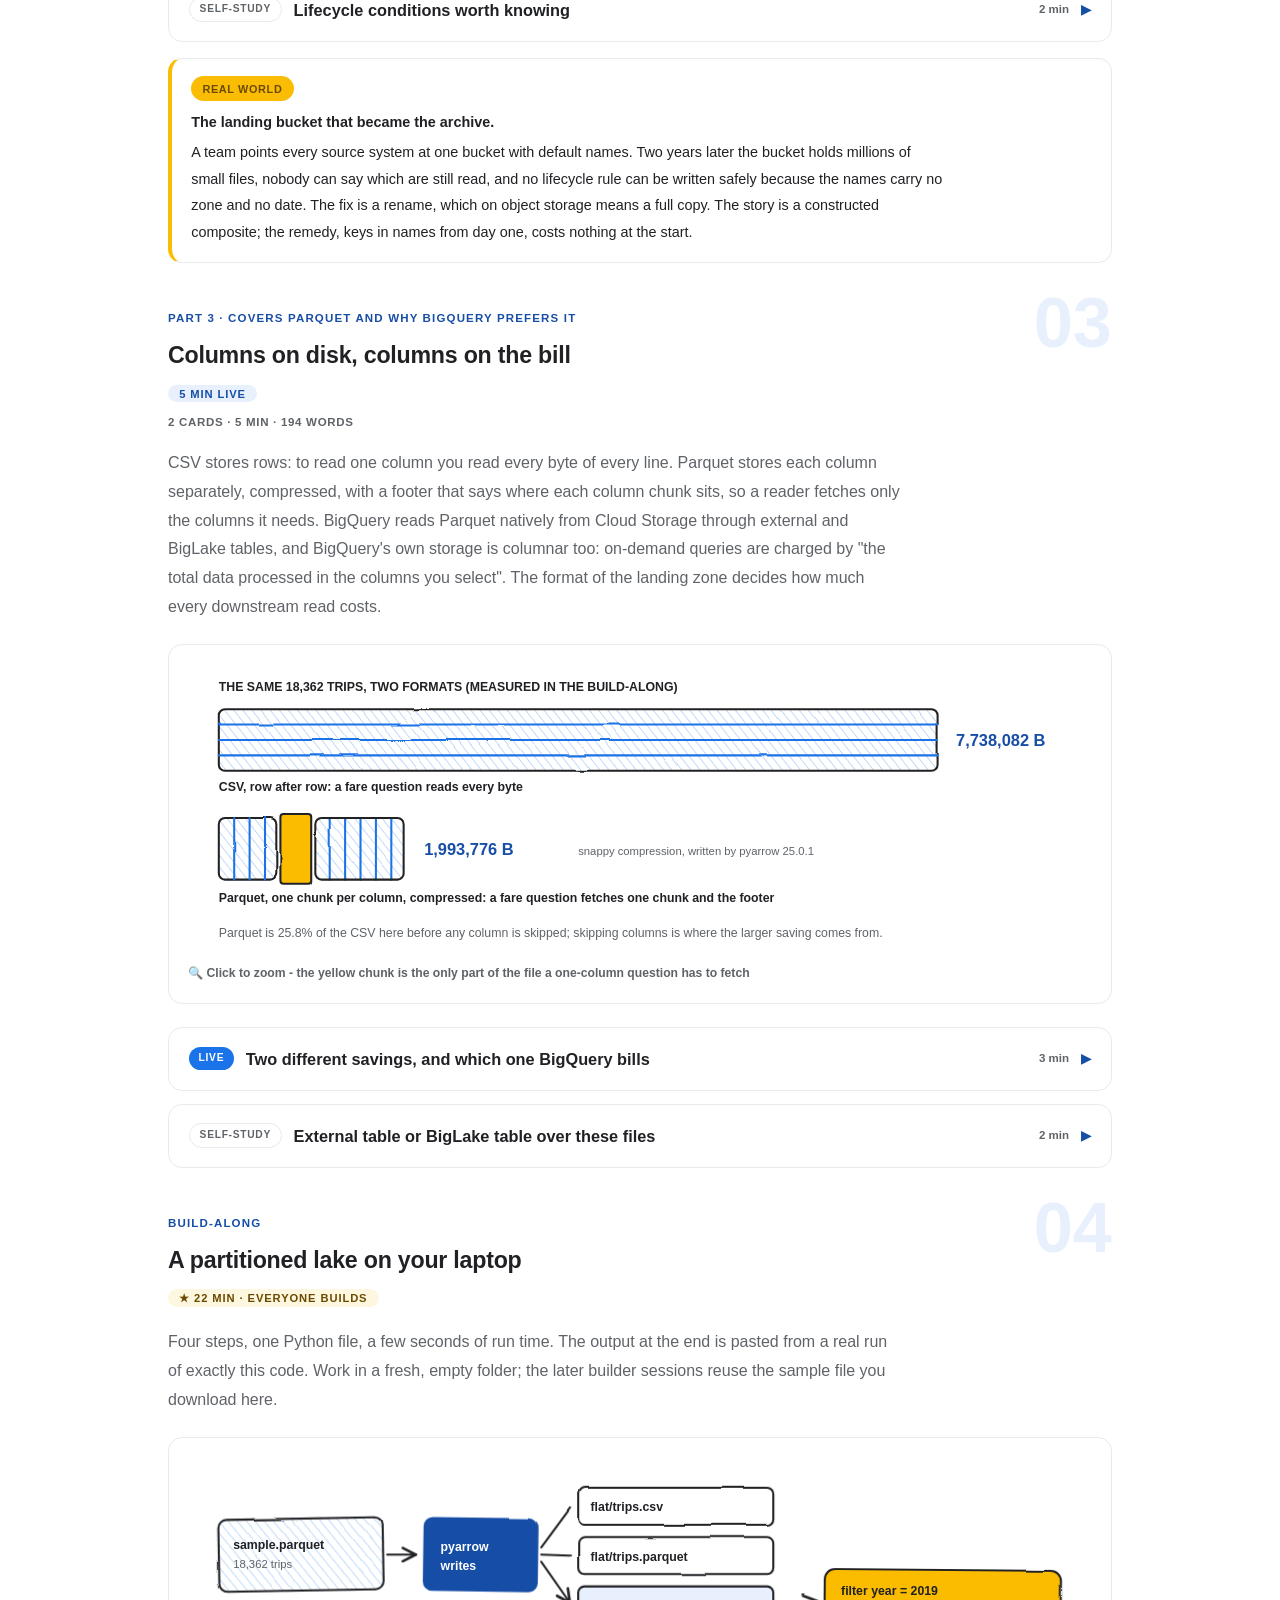
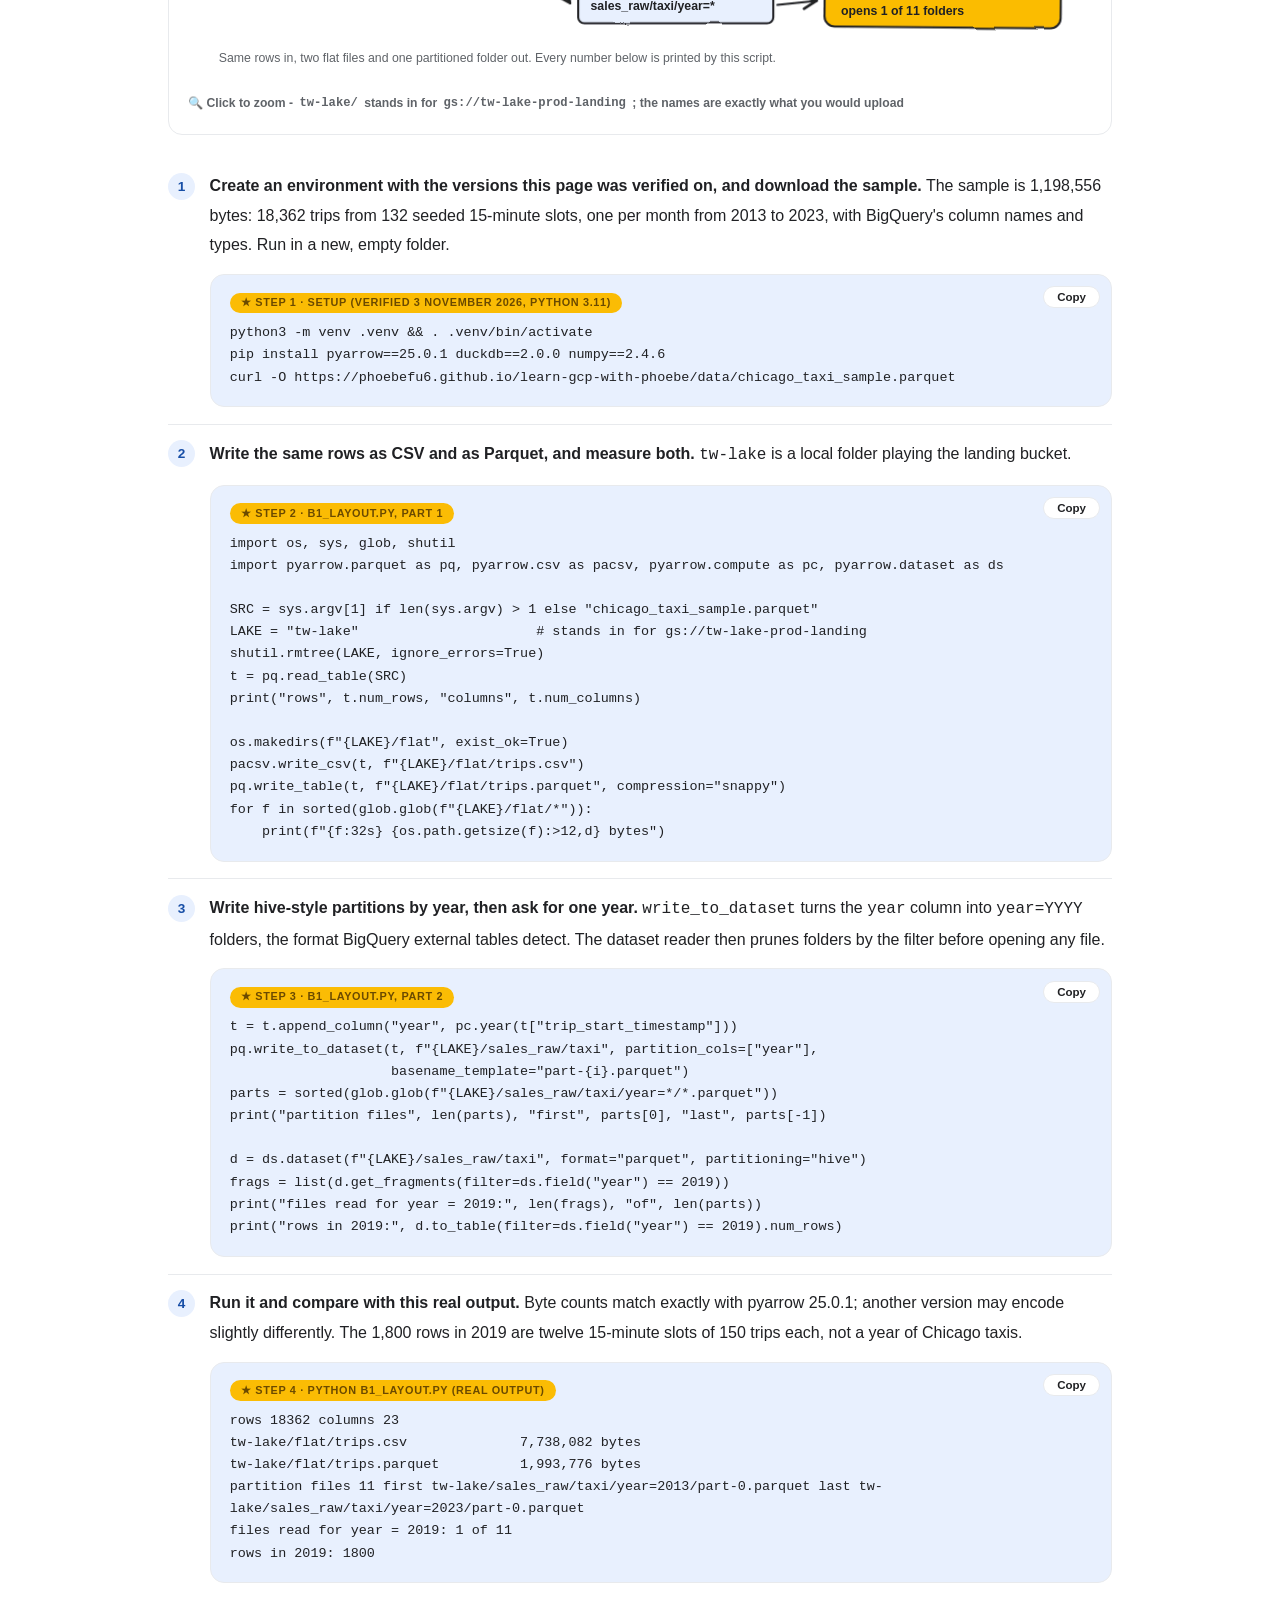
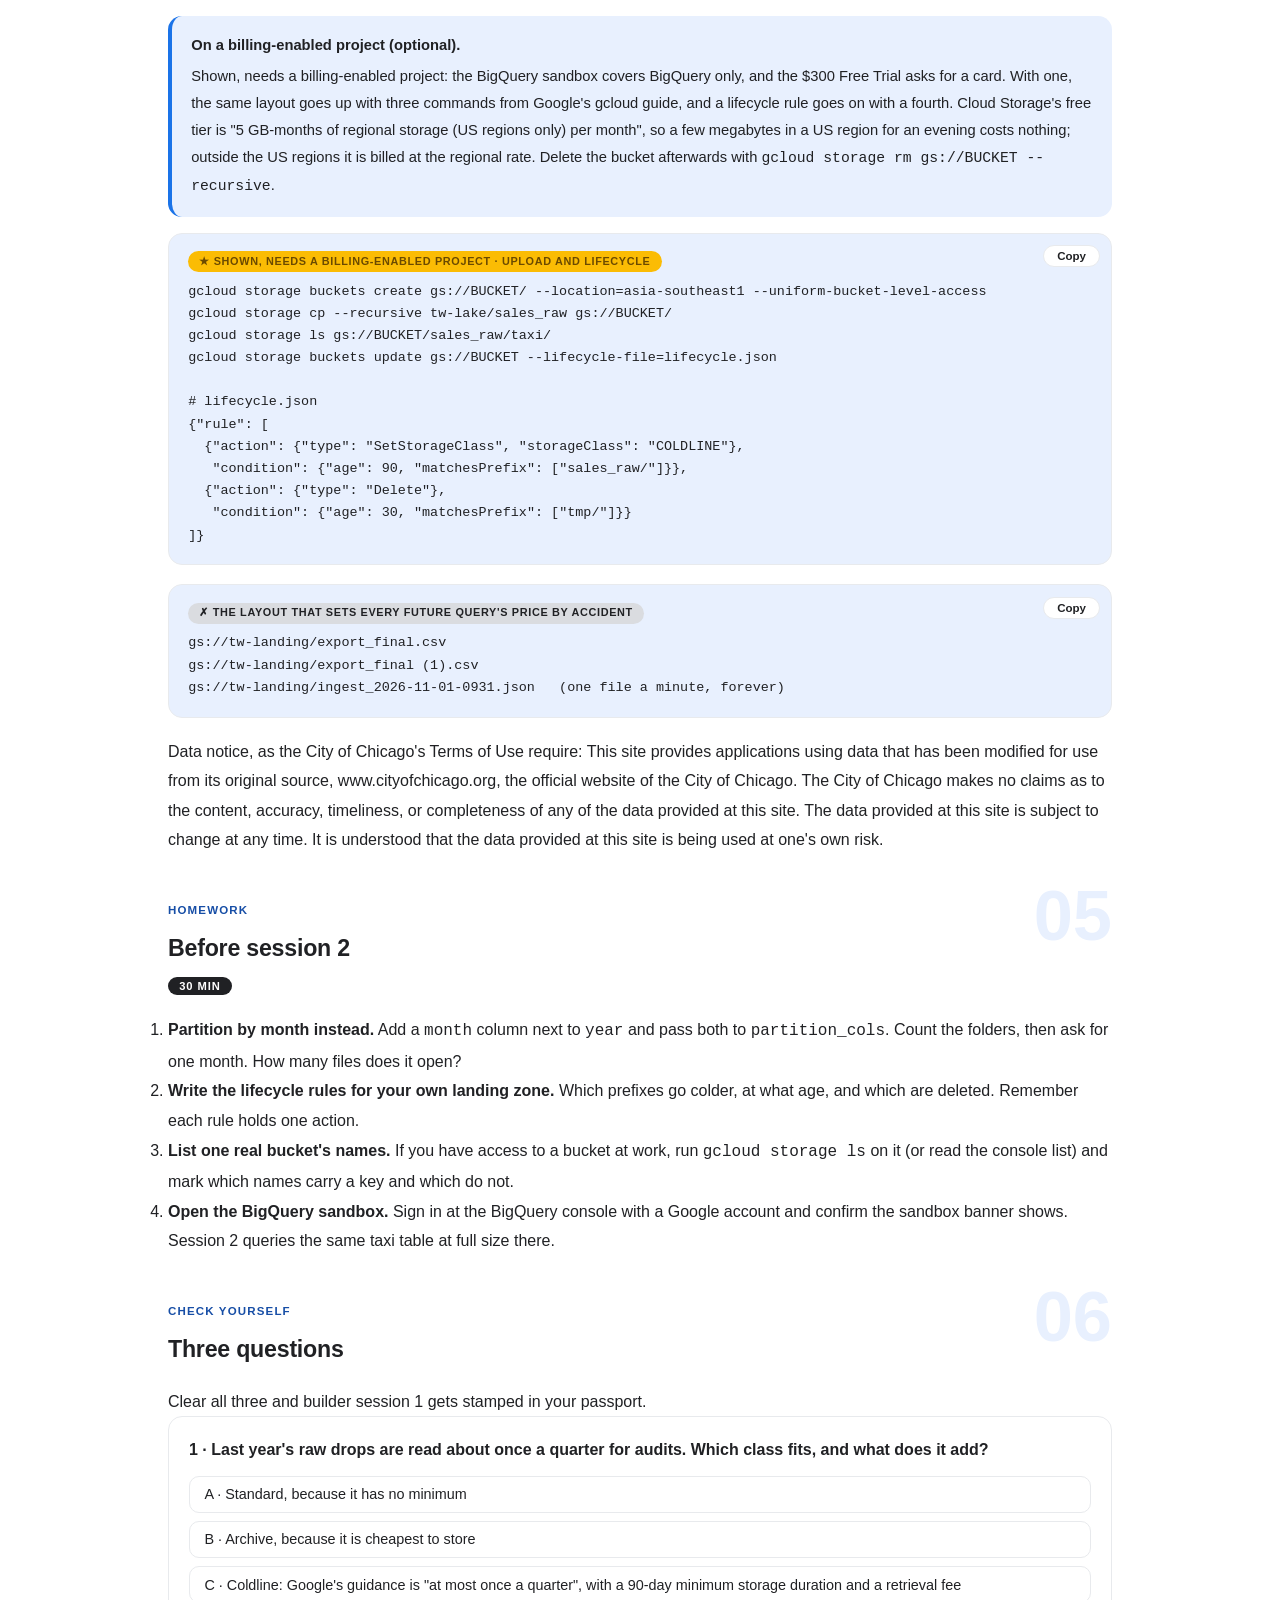
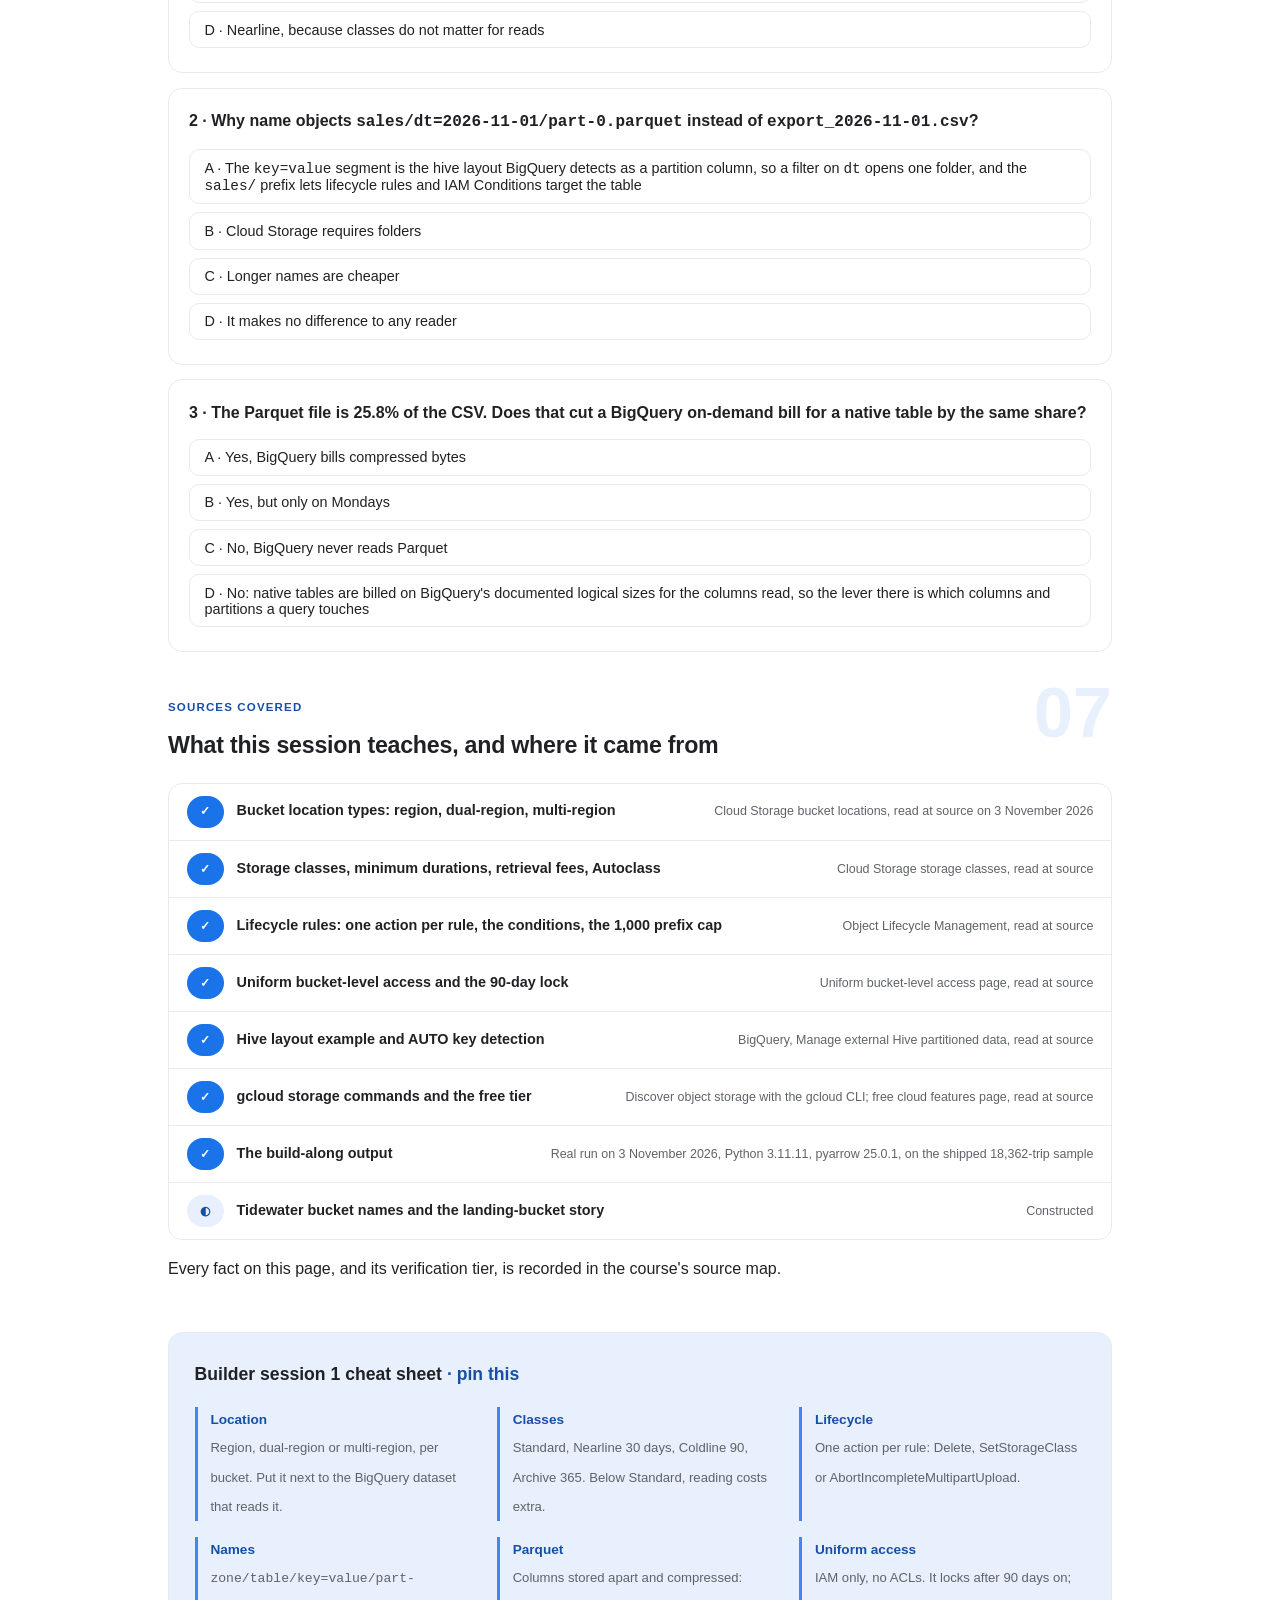
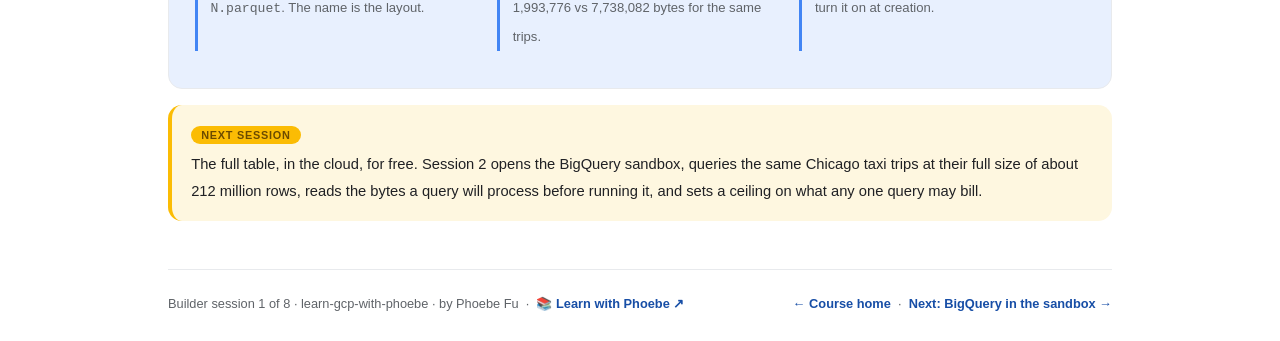
<file: courses/b1-cloud-storage-layout-and-parquet.html>
<!DOCTYPE html>
<html lang="en">
<head>
<meta charset="UTF-8">
<meta name="viewport" content="width=device-width, initial-scale=1.0">
<!-- social:start -->
<meta name="description" content="Builder session 1 of 8. Lay out a lake the way Cloud Storage and BigQuery expect it: buckets, location types, storage classes and lifecycle rules, hive-style partition folders and Parquet, built on a laptop from 18,362 real Chicago taxi trips.">
<meta property="og:type" content="article">
<meta property="og:site_name" content="Learn with Phoebe">
<meta property="og:title" content="Cloud Storage layout and Parquet - learn gcp with phoebe">
<meta property="og:description" content="Builder session 1 of 8. The same 18,362 trips are 7.7 MB as CSV and 2.0 MB as Parquet, and a filter on year=2019 opens 1 of 11 files.">
<meta property="og:url" content="https://phoebefu6.github.io/learn-gcp-with-phoebe/courses/b1-cloud-storage-layout-and-parquet.html">
<meta property="og:image" content="https://phoebefu6.github.io/learn-gcp-with-phoebe/assets/og-cover.png">
<meta property="og:image:width" content="1200">
<meta property="og:image:height" content="630">
<meta name="twitter:card" content="summary_large_image">
<meta name="twitter:title" content="Cloud Storage layout and Parquet - learn gcp with phoebe">
<meta name="twitter:description" content="Builder session 1 of 8. Buckets, classes, lifecycle, hive partitions and Parquet, on a laptop.">
<meta name="twitter:image" content="https://phoebefu6.github.io/learn-gcp-with-phoebe/assets/og-cover.png">
<!-- social:end -->
<title>Builder session 1 · Cloud Storage layout and Parquet - learn gcp with phoebe</title>
<link rel="stylesheet" href="../assets/style.css?v=2">
</head>
<body>

<div class="toolbar">
  <div class="wrap">
    <span class="crumb"><a href="../index.html">learn-gcp-with-phoebe</a> / Builder session 1 of 8</span>
    <button class="btn" id="toggle-all" type="button">Expand all</button>
    <button class="btn primary" id="zoom-toggle" type="button">Projector zoom: off</button>
  </div>
</div>

<header class="masthead">
  <div class="wrap">
    <div class="eyebrow">Learn GCP with Phoebe · Builder track · Session 1 of 8</div>
    <h1>Cloud Storage layout and <span class="accent">Parquet</span></h1>
    <p class="sub">Every later decision in a Google Cloud data platform, what a query costs, who can read what, how a pipeline finds new files, depends on how the files were laid out on day one. Tonight you lay out a small lake on your laptop exactly the way Cloud Storage and BigQuery expect it: a bucket in the right location and class, lifecycle rules that move data down the price ladder, hive-style partition folders, and Parquet instead of CSV. The data is 18,362 real Chicago taxi trips.</p>
    <div class="chip-row">
      <span class="chip level">🟢 Foundations</span>
      <span class="chip audience">Data engineers, analytics engineers, analysts who code</span>
      <span class="chip audience">Python on a laptop, no account</span>
      <span class="chip time">45 min</span>
    </div>
    <div class="agenda">
      <span class="a1" style="flex:1">0-3 · Welcome</span>
      <span class="a2" style="flex:4">3-18 · Buckets, classes, lifecycle, layout</span>
      <span class="a3" style="flex:5">18-40 · Build-along: a partitioned lake on your laptop</span>
      <span class="a4" style="flex:1">40-45 · Q&amp;A</span>
    </div>
  </div>
</header>

<main class="wrap">

  <section class="section" id="intro">
    <div class="section-kicker">
      <span class="klabel">Part 0</span>
      <h2>Where we start</h2>
    </div>
    <p class="lede">The builder track runs on two free things: the BigQuery sandbox, which needs a Google account and no card, and your own laptop. Anything that needs a billing-enabled project, a real bucket, a Dataflow job, a Cloud Run deploy, is shown in boxes that say so, with the command you would run. Every output pasted on these pages came from a real run of the code above it, with the versions named. The sample is the same one the bench in session 8 measures: 18,362 trips from the City of Chicago's Taxi Trips (2013-2023), which BigQuery also hosts as the public table <code>bigquery-public-data.chicago_taxi_trips.taxi_trips</code>.</p>

    <div class="legend">
      <span class="pill">🎫 Clear all three quiz questions to stamp your passport</span>
      <span class="pill">Live = presented in the 45 minutes</span>
      <span class="pill">Self-study = the full depth, after class</span>
      <span class="pill">★ Build-along = you make the artifact</span>
    </div>

    <div class="callout win">
      <p><strong>★ What you walk out with tonight.</strong> A folder on your laptop laid out exactly like a Cloud Storage landing zone, <code>sales_raw/taxi/year=2019/part-0.parquet</code> and ten siblings, plus the measured proof of why: the same 18,362 trips are 7,738,082 bytes as CSV and 1,993,776 bytes as Parquet, and a filter on the year opens 1 of 11 files.</p>
    </div>
  </section>

  <section class="section" id="part-1">
    <div class="section-kicker">
      <span class="klabel">Part 1 · covers buckets, location types and storage classes</span>
      <h2>A bucket is a location and a price ladder</h2>
      <span class="tag concept">5 min live</span>
    </div>
    <p class="lede">A Cloud Storage bucket holds objects, files with a name, and the bucket decides two things for every object in it: where it lives and, by default, which storage class it is billed as. Location types are a region ("a specific geographic place, such as Iowa"), a dual-region ("a specific pair of regions") or a multi-region ("a large geographic area that contains two or more geographic regions"). Classes trade a lower storage price for a minimum storage duration and a retrieval fee.</p>

    <figure class="zoomable">
      <svg viewBox="0 0 880 330" xmlns="http://www.w3.org/2000/svg" role="img" aria-label="A staircase of four storage classes going down left to right: Standard with no minimum duration and no retrieval fee; Nearline with a 30-day minimum, ideal for data read about once a month; Coldline with a 90-day minimum, about once a quarter; Archive with a 365-day minimum, less than once a year. A lifecycle rule is drawn as an arrow carrying an object down the stairs by age: after 30 days to Nearline, after 90 to Coldline, after 365 to Archive, and finally Delete.">
        <defs>
          <filter id="b1aSk" x="-3%" y="-3%" width="106%" height="106%"><feTurbulence type="fractalNoise" baseFrequency="0.02" numOctaves="2" seed="13" result="n"/><feDisplacementMap in="SourceGraphic" in2="n" scale="2.4" xChannelSelector="R" yChannelSelector="G"/></filter>
          <pattern id="b1aHc" patternUnits="userSpaceOnUse" width="7" height="7" patternTransform="rotate(-38)"><line x1="0" y1="0" x2="0" y2="7" stroke="#1A73E8" stroke-width="1" opacity=".5"/></pattern>
          <marker id="b1aAr" viewBox="0 0 10 10" refX="9" refY="5" markerWidth="8" markerHeight="8" orient="auto"><path d="M1 1 L9 5 L1 9" fill="none" stroke="#202124" stroke-width="1.6" stroke-linecap="round"/></marker>
        </defs>
        <style>
          .b1aH { font: 800 12px Inter, sans-serif; fill: #202124; }
          .b1aL { font: 600 12px Inter, sans-serif; fill: #202124; }
          .b1aS { font: 400 11px Inter, sans-serif; fill: #5F6368; }
          .b1aA { font: 700 11px Inter, sans-serif; fill: #174EA6; }
          .b1aN { font: 400 12px Inter, sans-serif; fill: #5F6368; }
        </style>

        <text class="b1aH" x="30" y="26">FOUR CLASSES, ONE LIFECYCLE RULE CARRYING AN OBJECT DOWN THEM BY AGE</text>

        <g filter="url(#b1aSk)" fill="none" stroke="#202124" stroke-width="2" stroke-linecap="round" stroke-linejoin="round">
          <rect x="30" y="56" width="190" height="64" rx="8" transform="rotate(-0.5 125 88)" fill="#FFFFFF"/>
          <rect x="230" y="116" width="190" height="64" rx="8" transform="rotate(0.5 325 148)" fill="#E8F0FE"/>
          <rect x="430" y="176" width="190" height="64" rx="8" transform="rotate(-0.4 525 208)" fill="#E8F0FE"/>
          <rect x="630" y="236" width="220" height="64" rx="8" transform="rotate(0.4 740 268)" fill="url(#b1aHc)"/>
          <path d="M200 70 C 260 60, 300 80, 300 108" marker-end="url(#b1aAr)" stroke="#1A73E8"/>
          <path d="M400 130 C 460 120, 500 140, 500 168" marker-end="url(#b1aAr)" stroke="#1A73E8"/>
          <path d="M600 190 C 660 180, 700 200, 700 228" marker-end="url(#b1aAr)" stroke="#1A73E8"/>
          <rect x="690" y="50" width="160" height="34" rx="8" transform="rotate(1 770 67)" fill="#FBBC04"/>
        </g>

        <text class="b1aL" x="46" y="82">Standard</text>
        <text class="b1aS" x="46" y="100">no minimum, no retrieval fee</text>
        <text class="b1aL" x="246" y="142">Nearline</text>
        <text class="b1aS" x="246" y="160">30-day minimum, about monthly</text>
        <text class="b1aL" x="446" y="202">Coldline</text>
        <text class="b1aS" x="446" y="220">90-day minimum, about quarterly</text>
        <text class="b1aL" x="646" y="262">Archive</text>
        <text class="b1aS" x="646" y="280">365-day minimum, under once a year</text>
        <text class="b1aA" x="226" y="58">age 30</text>
        <text class="b1aA" x="426" y="118">age 90</text>
        <text class="b1aA" x="626" y="178">age 365</text>
        <text class="b1aL" x="704" y="72">lifecycle rule: age</text>

        <text class="b1aN" x="30" y="318">Cheaper to keep, dearer to read: classes below Standard add a minimum duration and a retrieval fee.</text>
      </svg>
      <figcaption>🔍 Click to zoom - the yellow tag is the rule; each rule does exactly one thing, so four steps take four rules</figcaption>
    </figure>

    <details class="card" open>
      <summary><span class="mode live">Live</span>Pick the class by how often the data is read<span class="mini">3 min</span><span class="caret">▶</span></summary>
      <div class="body">
        <p>Google's own guidance is in reading frequency. Nearline is "ideal for data you plan to read or modify on average once per month or less", Coldline "at most once a quarter", Archive for "data that you plan to access less than once a year". Standard has no minimum storage duration and no retrieval fee; Nearline has a 30-day minimum, Coldline 90 and Archive 365, and all three charge to read. For a data team that maps neatly onto zones: the landing zone and anything BigQuery reads every day stay Standard, last year's raw drops can go colder, and audit copies go to Archive.</p>
        <p>If you cannot predict the reading pattern, Google offers Autoclass: "let Cloud Storage manage storage class transitions for you automatically". It is a sensible default for a bucket nobody owns the access pattern of yet.</p>
      </div>
    </details>

    <details class="card">
      <summary><span class="mode self">Self-study</span>Uniform bucket-level access, and why it is a one-way door<span class="mini">2 min</span><span class="caret">▶</span></summary>
      <div class="body">
        <p>With uniform bucket-level access, "Access Control Lists (ACLs) are disabled, and only bucket-level" IAM permissions grant access. Google says that "Generally, using uniform bucket-level access is recommended", and also that it "cannot be disabled after it has been active on a bucket for 90 consecutive days". It matters beyond tidiness: IAM Conditions on a bucket's allow policy need it switched on, and an organization can enforce it everywhere with the constraint <code>storage.uniformBucketLevelAccess</code>. Session 4 builds the IAM on top of it.</p>
      </div>
    </details>
  </section>

  <section class="section" id="part-2">
    <div class="section-kicker">
      <span class="klabel">Part 2 · covers lifecycle rules and object naming</span>
      <h2>Names are the layout, rules are the schedule</h2>
      <span class="tag concept">5 min live</span>
    </div>
    <p class="lede">Cloud Storage has no folders, only object names with slashes in them, and every tool that reads a lake treats those names as the layout. BigQuery reads a hive-style layout directly: Google's own example is <code>gs://my_bucket/my_table/dt=2019-10-31/lang=en/my_filename</code>, where each <code>key=value</code> segment becomes a partition column. Lifecycle rules then act on those names and ages: "A lifecycle rule specifies exactly one of the following actions": Delete, SetStorageClass, or AbortIncompleteMultipartUpload.</p>

    <figure class="zoomable">
      <svg viewBox="0 0 880 300" xmlns="http://www.w3.org/2000/svg" role="img" aria-label="Two object listings side by side for the constructed Tidewater landing bucket. On the left, the wrong way: files named export_final.csv, export_final (1).csv and a timestamped JSON file per minute, all in one prefix, so a query for one day must open everything. On the right, the hive way: sales/dt=2026-10-31/part-0.parquet, sales/dt=2026-11-01/part-0.parquet, sales/dt=2026-11-02/part-0.parquet. A filter dt equals 2026-11-01 is drawn as a finger touching only the middle file. Below, a lifecycle rule with condition matchesPrefix sales/ and age 90 and action SetStorageClass COLDLINE.">
        <defs>
          <filter id="b1bSk" x="-3%" y="-3%" width="106%" height="106%"><feTurbulence type="fractalNoise" baseFrequency="0.02" numOctaves="2" seed="17" result="n"/><feDisplacementMap in="SourceGraphic" in2="n" scale="2.4" xChannelSelector="R" yChannelSelector="G"/></filter>
          <marker id="b1bAr" viewBox="0 0 10 10" refX="9" refY="5" markerWidth="8" markerHeight="8" orient="auto"><path d="M1 1 L9 5 L1 9" fill="none" stroke="#202124" stroke-width="1.6" stroke-linecap="round"/></marker>
        </defs>
        <style>
          .b1bH { font: 800 12px Inter, sans-serif; fill: #202124; }
          .b1bL { font: 600 12px Inter, sans-serif; fill: #202124; }
          .b1bS { font: 400 11px Inter, sans-serif; fill: #5F6368; }
          .b1bR { font: 800 11px Inter, sans-serif; fill: #991B1B; }
          .b1bA { font: 700 11px Inter, sans-serif; fill: #174EA6; }
          .b1bN { font: 400 12px Inter, sans-serif; fill: #5F6368; }
        </style>

        <g filter="url(#b1bSk)" fill="none" stroke="#202124" stroke-width="2" stroke-linecap="round" stroke-linejoin="round">
          <rect x="30" y="40" width="380" height="150" rx="10" transform="rotate(-0.4 220 115)" fill="#FEF2F2" stroke="#991B1B"/>
          <rect x="460" y="40" width="390" height="150" rx="10" transform="rotate(0.4 655 115)" fill="#FFFFFF"/>
          <rect x="476" y="102" width="358" height="26" rx="5" fill="#FBBC04"/>
          <rect x="30" y="214" width="820" height="56" rx="10" transform="rotate(0.2 440 242)" fill="#E8F0FE"/>
        </g>

        <text class="b1bR" x="46" y="62">ONE PREFIX, NO KEYS</text>
        <text class="b1bS" x="46" y="88">gs://tw-landing/export_final.csv</text>
        <text class="b1bS" x="46" y="110">gs://tw-landing/export_final (1).csv</text>
        <text class="b1bS" x="46" y="132">gs://tw-landing/ingest_2026-11-01-0931.json</text>
        <text class="b1bS" x="46" y="154">... one file a minute, forever</text>
        <text class="b1bR" x="46" y="176">a one-day question opens every file</text>
        <text class="b1bA" x="476" y="62">HIVE-STYLE: KEY=VALUE SEGMENTS</text>
        <text class="b1bS" x="490" y="90">sales/dt=2026-10-31/part-0.parquet</text>
        <text class="b1bL" x="490" y="120">sales/dt=2026-11-01/part-0.parquet</text>
        <text class="b1bS" x="490" y="150">sales/dt=2026-11-02/part-0.parquet</text>
        <text class="b1bA" x="476" y="176">WHERE dt = '2026-11-01' opens one folder</text>
        <text class="b1bL" x="46" y="238">Lifecycle rule:</text>
        <text class="b1bS" x="150" y="238">condition matchesPrefix "sales/" and age 90</text>
        <text class="b1bL" x="46" y="258">Action:</text>
        <text class="b1bS" x="150" y="258">SetStorageClass COLDLINE (one action per rule)</text>

        <text class="b1bN" x="30" y="290">Bucket and object names are constructed for Tidewater; the dt= format is Google's documented hive layout.</text>
      </svg>
      <figcaption>🔍 Click to zoom - the red panel is the layout that sets every future query's price by accident</figcaption>
    </figure>

    <details class="card">
      <summary><span class="mode live">Live</span>Three naming rules that save every later session<span class="mini">3 min</span><span class="caret">▶</span></summary>
      <div class="body">
        <p><strong>Put the partition key in the name as <code>key=value</code>.</strong> BigQuery can then detect it: with source format AUTO "Key names and types are automatically detected", and with <code>requirePartitionFilter</code> a query without a filter on the key fails instead of reading everything. <strong>Prefix by zone and table first</strong> (<code>sales/</code>, <code>loyalty/</code>), so lifecycle rules can target one table with <code>matchesPrefix</code>, and IAM Conditions can target it with <code>resource.name.startsWith</code>. <strong>Write fewer, larger files</strong> than one per minute: every file is an object to list and open, and a reader pays that overhead per file.</p>
      </div>
    </details>

    <details class="card">
      <summary><span class="mode self">Self-study</span>Lifecycle conditions worth knowing<span class="mini">2 min</span><span class="caret">▶</span></summary>
      <div class="body">
        <p>Rules can combine conditions: <code>age</code>, <code>createdBefore</code>, <code>matchesPrefix</code> and <code>matchesSuffix</code>, <code>matchesStorageClass</code>, <code>numNewerVersions</code> and <code>daysSinceNoncurrentTime</code> for versioned buckets, <code>sizeAboveBytes</code> and others. Google caps the prefixes and suffixes at "up to 1000 prefixes and suffixes in total specified across all rules". A useful pair for a landing zone: SetStorageClass to Coldline at age 90 for <code>sales/</code>, and Delete at age 30 for <code>tmp/</code>. A rule applies to every object it matches, including objects already in the bucket, so read it twice before saving it on a production bucket.</p>
      </div>
    </details>

    <div class="callout example">
      <span class="ex-pill">Real world</span>
      <p><strong>The landing bucket that became the archive.</strong> A team points every source system at one bucket with default names. Two years later the bucket holds millions of small files, nobody can say which are still read, and no lifecycle rule can be written safely because the names carry no zone and no date. The fix is a rename, which on object storage means a full copy. The story is a constructed composite; the remedy, keys in names from day one, costs nothing at the start.</p>
    </div>
  </section>

  <section class="section" id="part-3">
    <div class="section-kicker">
      <span class="klabel">Part 3 · covers Parquet and why BigQuery prefers it</span>
      <h2>Columns on disk, columns on the bill</h2>
      <span class="tag concept">5 min live</span>
    </div>
    <p class="lede">CSV stores rows: to read one column you read every byte of every line. Parquet stores each column separately, compressed, with a footer that says where each column chunk sits, so a reader fetches only the columns it needs. BigQuery reads Parquet natively from Cloud Storage through external and BigLake tables, and BigQuery's own storage is columnar too: on-demand queries are charged by "the total data processed in the columns you select". The format of the landing zone decides how much every downstream read costs.</p>

    <figure class="zoomable">
      <svg viewBox="0 0 880 280" xmlns="http://www.w3.org/2000/svg" role="img" aria-label="The same 18,362 Chicago taxi trips drawn twice. On top, CSV as a long bar of row stripes, 7,738,082 bytes, where reading the fare column means reading every stripe. Below, Parquet as 23 column chunks side by side, 1,993,776 bytes in total, with one chunk, fare, highlighted as the only one a fare query fetches.">
        <defs>
          <filter id="b1cSk" x="-3%" y="-3%" width="106%" height="106%"><feTurbulence type="fractalNoise" baseFrequency="0.02" numOctaves="2" seed="19" result="n"/><feDisplacementMap in="SourceGraphic" in2="n" scale="2.4" xChannelSelector="R" yChannelSelector="G"/></filter>
          <pattern id="b1cHc" patternUnits="userSpaceOnUse" width="7" height="7" patternTransform="rotate(-38)"><line x1="0" y1="0" x2="0" y2="7" stroke="#1A73E8" stroke-width="1" opacity=".5"/></pattern>
        </defs>
        <style>
          .b1cH { font: 800 12px Inter, sans-serif; fill: #202124; }
          .b1cL { font: 600 12px Inter, sans-serif; fill: #202124; }
          .b1cS { font: 400 11px Inter, sans-serif; fill: #5F6368; }
          .b1cV { font: 800 16px Inter, sans-serif; fill: #174EA6; }
          .b1cN { font: 400 12px Inter, sans-serif; fill: #5F6368; }
        </style>

        <text class="b1cH" x="30" y="26">THE SAME 18,362 TRIPS, TWO FORMATS (MEASURED IN THE BUILD-ALONG)</text>

        <g filter="url(#b1cSk)" fill="none" stroke="#202124" stroke-width="2" stroke-linecap="round" stroke-linejoin="round">
          <rect x="30" y="44" width="700" height="60" rx="6" fill="url(#b1cHc)"/>
          <path d="M30 59 L730 59 M30 74 L730 74 M30 89 L730 89" stroke="#1A73E8"/>
          <rect x="30" y="150" width="56" height="60" rx="6" fill="url(#b1cHc)"/>
          <path d="M45 150 L45 210 M60 150 L60 210 M75 150 L75 210 M138 150 L138 210 M153 150 L153 210 M168 150 L168 210 M183 150 L183 210 M198 150 L198 210" stroke="#1A73E8"/>
          <rect x="90" y="146" width="30" height="68" rx="3" fill="#FBBC04"/>
          <rect x="124" y="150" width="86" height="60" rx="6" fill="url(#b1cHc)"/>
        </g>

        <text class="b1cL" x="30" y="124">CSV, row after row: a fare question reads every byte</text>
        <text class="b1cV" x="748" y="80">7,738,082 B</text>
        <text class="b1cL" x="30" y="232">Parquet, one chunk per column, compressed: a fare question fetches one chunk and the footer</text>
        <text class="b1cV" x="230" y="186">1,993,776 B</text>
        <text class="b1cS" x="380" y="186">snappy compression, written by pyarrow 25.0.1</text>

        <text class="b1cN" x="30" y="266">Parquet is 25.8% of the CSV here before any column is skipped; skipping columns is where the larger saving comes from.</text>
      </svg>
      <figcaption>🔍 Click to zoom - the yellow chunk is the only part of the file a one-column question has to fetch</figcaption>
    </figure>

    <details class="card">
      <summary><span class="mode live">Live</span>Two different savings, and which one BigQuery bills<span class="mini">3 min</span><span class="caret">▶</span></summary>
      <div class="body">
        <p>The file shrinks from 7,738,082 to 1,993,776 bytes, 25.8%, because Parquet stores types and compresses each column. That saves storage and network. The second saving is per query: a reader that needs one column fetches one chunk. Be precise about which one shows on a BigQuery bill. For tables stored in BigQuery, on-demand charges use BigQuery's documented logical sizes, 8 bytes per number, 2 plus the text length per string, not the compressed size on disk. So for native tables the lever is the columns and partitions you read, which session 3 measures; for external tables over Parquet, the file layout is what the engine has to open.</p>
      </div>
    </details>

    <details class="card">
      <summary><span class="mode self">Self-study</span>External table or BigLake table over these files<span class="mini">2 min</span><span class="caret">▶</span></summary>
      <div class="body">
        <p>Both let BigQuery query files in Cloud Storage. An external table needs the reader to have access to the bucket as well. A BigLake table uses access delegation: "you grant users access only to the BigLake table, not to the underlying datastore", and it supports Avro, CSV, Delta Lake, Iceberg, JSON, ORC and Parquet. For a lake that more than one team reads, BigLake keeps one gate instead of two. Session 2 in the leader track, BigQuery is the warehouse and the lake, draws the difference.</p>
      </div>
    </details>
  </section>

  <section class="section" id="demo-1">
    <div class="section-kicker">
      <span class="klabel">Build-along</span>
      <h2>A partitioned lake on your laptop</h2>
      <span class="tag demo">★ 22 min · everyone builds</span>
    </div>
    <p class="lede">Four steps, one Python file, a few seconds of run time. The output at the end is pasted from a real run of exactly this code. Work in a fresh, empty folder; the later builder sessions reuse the sample file you download here.</p>

    <figure class="zoomable">
      <svg viewBox="0 0 880 220" xmlns="http://www.w3.org/2000/svg" role="img" aria-label="The build-along drawn left to right. The sample Parquet file of 18,362 trips goes into pyarrow, which writes a flat CSV and a flat Parquet file, and a partitioned folder tw-lake/sales_raw/taxi with eleven year= folders. A final step asks for year 2019 and opens one folder of eleven.">
        <defs>
          <filter id="b1dSk" x="-3%" y="-3%" width="106%" height="106%"><feTurbulence type="fractalNoise" baseFrequency="0.02" numOctaves="2" seed="43" result="n"/><feDisplacementMap in="SourceGraphic" in2="n" scale="2.4" xChannelSelector="R" yChannelSelector="G"/></filter>
          <pattern id="b1dHc" patternUnits="userSpaceOnUse" width="7" height="7" patternTransform="rotate(-38)"><line x1="0" y1="0" x2="0" y2="7" stroke="#1A73E8" stroke-width="1" opacity=".5"/></pattern>
          <marker id="b1dAr" viewBox="0 0 10 10" refX="9" refY="5" markerWidth="8" markerHeight="8" orient="auto"><path d="M1 1 L9 5 L1 9" fill="none" stroke="#202124" stroke-width="1.6" stroke-linecap="round"/></marker>
        </defs>
        <style>
          .b1dL { font: 600 12px Inter, sans-serif; fill: #202124; }
          .b1dS { font: 400 11px Inter, sans-serif; fill: #5F6368; }
          .b1dW { font: 800 12px Inter, sans-serif; fill: #FFFFFF; }
          .b1dN { font: 400 12px Inter, sans-serif; fill: #5F6368; }
        </style>

        <g filter="url(#b1dSk)" fill="none" stroke="#202124" stroke-width="2" stroke-linecap="round" stroke-linejoin="round">
          <rect x="30" y="60" width="160" height="70" rx="8" transform="rotate(-1 110 95)" fill="url(#b1dHc)"/>
          <rect x="230" y="60" width="110" height="70" rx="8" transform="rotate(0.8 285 95)" fill="#174EA6" stroke="#174EA6"/>
          <rect x="380" y="30" width="190" height="36" rx="6" fill="#FFFFFF"/>
          <rect x="380" y="78" width="190" height="36" rx="6" fill="#FFFFFF"/>
          <rect x="380" y="126" width="190" height="36" rx="6" fill="#E8F0FE"/>
          <rect x="620" y="110" width="230" height="56" rx="10" transform="rotate(0.5 735 138)" fill="#FBBC04"/>
          <path d="M194 95 L222 95" marker-end="url(#b1dAr)"/>
          <path d="M344 88 L372 50 M344 95 L372 96 M344 102 L372 142" marker-end="url(#b1dAr)"/>
          <path d="M574 144 L612 140" marker-end="url(#b1dAr)"/>
        </g>

        <text class="b1dL" x="44" y="90">sample.parquet</text>
        <text class="b1dS" x="44" y="108">18,362 trips</text>
        <text class="b1dW" x="246" y="92">pyarrow</text>
        <text class="b1dW" x="246" y="110">writes</text>
        <text class="b1dL" x="392" y="53">flat/trips.csv</text>
        <text class="b1dL" x="392" y="101">flat/trips.parquet</text>
        <text class="b1dL" x="392" y="149">sales_raw/taxi/year=*</text>
        <text class="b1dL" x="636" y="134">filter year = 2019</text>
        <text class="b1dL" x="636" y="154">opens 1 of 11 folders</text>

        <text class="b1dN" x="30" y="200">Same rows in, two flat files and one partitioned folder out. Every number below is printed by this script.</text>
      </svg>
      <figcaption>🔍 Click to zoom - <code>tw-lake/</code> stands in for <code>gs://tw-lake-prod-landing</code>; the names are exactly what you would upload</figcaption>
    </figure>

    <div class="steps">
      <div class="step">
        <p><strong>Create an environment with the versions this page was verified on, and download the sample.</strong> The sample is 1,198,556 bytes: 18,362 trips from 132 seeded 15-minute slots, one per month from 2013 to 2023, with BigQuery's column names and types. Run in a new, empty folder.</p>
        <div class="prompt-box good"><span class="label">★ Step 1 · setup (verified 3 November 2026, Python 3.11)</span>python3 -m venv .venv &amp;&amp; . .venv/bin/activate
pip install pyarrow==25.0.1 duckdb==2.0.0 numpy==2.4.6
curl -O https://phoebefu6.github.io/learn-gcp-with-phoebe/data/chicago_taxi_sample.parquet</div>
      </div>
      <div class="step">
        <p><strong>Write the same rows as CSV and as Parquet, and measure both.</strong> <code>tw-lake</code> is a local folder playing the landing bucket.</p>
        <div class="prompt-box good"><span class="label">★ Step 2 · b1_layout.py, part 1</span>import os, sys, glob, shutil
import pyarrow.parquet as pq, pyarrow.csv as pacsv, pyarrow.compute as pc, pyarrow.dataset as ds

SRC = sys.argv[1] if len(sys.argv) &gt; 1 else "chicago_taxi_sample.parquet"
LAKE = "tw-lake"                      # stands in for gs://tw-lake-prod-landing
shutil.rmtree(LAKE, ignore_errors=True)
t = pq.read_table(SRC)
print("rows", t.num_rows, "columns", t.num_columns)

os.makedirs(f"{LAKE}/flat", exist_ok=True)
pacsv.write_csv(t, f"{LAKE}/flat/trips.csv")
pq.write_table(t, f"{LAKE}/flat/trips.parquet", compression="snappy")
for f in sorted(glob.glob(f"{LAKE}/flat/*")):
    print(f"{f:32s} {os.path.getsize(f):&gt;12,d} bytes")</div>
      </div>
      <div class="step">
        <p><strong>Write hive-style partitions by year, then ask for one year.</strong> <code>write_to_dataset</code> turns the <code>year</code> column into <code>year=YYYY</code> folders, the format BigQuery external tables detect. The dataset reader then prunes folders by the filter before opening any file.</p>
        <div class="prompt-box good"><span class="label">★ Step 3 · b1_layout.py, part 2</span>t = t.append_column("year", pc.year(t["trip_start_timestamp"]))
pq.write_to_dataset(t, f"{LAKE}/sales_raw/taxi", partition_cols=["year"],
                    basename_template="part-{i}.parquet")
parts = sorted(glob.glob(f"{LAKE}/sales_raw/taxi/year=*/*.parquet"))
print("partition files", len(parts), "first", parts[0], "last", parts[-1])

d = ds.dataset(f"{LAKE}/sales_raw/taxi", format="parquet", partitioning="hive")
frags = list(d.get_fragments(filter=ds.field("year") == 2019))
print("files read for year = 2019:", len(frags), "of", len(parts))
print("rows in 2019:", d.to_table(filter=ds.field("year") == 2019).num_rows)</div>
      </div>
      <div class="step">
        <p><strong>Run it and compare with this real output.</strong> Byte counts match exactly with pyarrow 25.0.1; another version may encode slightly differently. The 1,800 rows in 2019 are twelve 15-minute slots of 150 trips each, not a year of Chicago taxis.</p>
        <div class="prompt-box good"><span class="label">★ Step 4 · python b1_layout.py (real output)</span>rows 18362 columns 23
tw-lake/flat/trips.csv              7,738,082 bytes
tw-lake/flat/trips.parquet          1,993,776 bytes
partition files 11 first tw-lake/sales_raw/taxi/year=2013/part-0.parquet last tw-lake/sales_raw/taxi/year=2023/part-0.parquet
files read for year = 2019: 1 of 11
rows in 2019: 1800</div>
      </div>
    </div>

    <div class="callout tip">
      <p><strong>On a billing-enabled project (optional).</strong> Shown, needs a billing-enabled project: the BigQuery sandbox covers BigQuery only, and the $300 Free Trial asks for a card. With one, the same layout goes up with three commands from Google's gcloud guide, and a lifecycle rule goes on with a fourth. Cloud Storage's free tier is "5 GB-months of regional storage (US regions only) per month", so a few megabytes in a US region for an evening costs nothing; outside the US regions it is billed at the regional rate. Delete the bucket afterwards with <code>gcloud storage rm gs://BUCKET --recursive</code>.</p>
    </div>
    <div class="prompt-box good"><span class="label">★ Shown, needs a billing-enabled project · upload and lifecycle</span>gcloud storage buckets create gs://BUCKET/ --location=asia-southeast1 --uniform-bucket-level-access
gcloud storage cp --recursive tw-lake/sales_raw gs://BUCKET/
gcloud storage ls gs://BUCKET/sales_raw/taxi/
gcloud storage buckets update gs://BUCKET --lifecycle-file=lifecycle.json

# lifecycle.json
{"rule": [
  {"action": {"type": "SetStorageClass", "storageClass": "COLDLINE"},
   "condition": {"age": 90, "matchesPrefix": ["sales_raw/"]}},
  {"action": {"type": "Delete"},
   "condition": {"age": 30, "matchesPrefix": ["tmp/"]}}
]}</div>

    <div class="prompt-box bad"><span class="label">✗ The layout that sets every future query's price by accident</span>gs://tw-landing/export_final.csv
gs://tw-landing/export_final (1).csv
gs://tw-landing/ingest_2026-11-01-0931.json   (one file a minute, forever)</div>

    <p class="mono" style="margin-top:14px">Data notice, as the City of Chicago's Terms of Use require: This site provides applications using data that has been modified for use from its original source, www.cityofchicago.org, the official website of the City of Chicago. The City of Chicago makes no claims as to the content, accuracy, timeliness, or completeness of any of the data provided at this site. The data provided at this site is subject to change at any time. It is understood that the data provided at this site is being used at one's own risk.</p>
  </section>

  <section class="section" id="exercise">
    <div class="section-kicker">
      <span class="klabel">Homework</span>
      <h2>Before session 2</h2>
      <span class="tag exercise">30 min</span>
    </div>
    <ol>
      <li><strong>Partition by month instead.</strong> Add a <code>month</code> column next to <code>year</code> and pass both to <code>partition_cols</code>. Count the folders, then ask for one month. How many files does it open?</li>
      <li><strong>Write the lifecycle rules for your own landing zone.</strong> Which prefixes go colder, at what age, and which are deleted. Remember each rule holds one action.</li>
      <li><strong>List one real bucket's names.</strong> If you have access to a bucket at work, run <code>gcloud storage ls</code> on it (or read the console list) and mark which names carry a key and which do not.</li>
      <li><strong>Open the BigQuery sandbox.</strong> Sign in at the BigQuery console with a Google account and confirm the sandbox banner shows. Session 2 queries the same taxi table at full size there.</li>
    </ol>
  </section>

  <section class="section" id="quiz">
    <div class="section-kicker">
      <span class="klabel">Check yourself</span>
      <h2>Three questions</h2>
    </div>
    <p>Clear all three and builder session 1 gets stamped in your passport.</p>

    <div class="quiz-q" data-answer="2">
      <p class="qtext">1 · Last year's raw drops are read about once a quarter for audits. Which class fits, and what does it add?</p>
      <button class="qopt" type="button">A · Standard, because it has no minimum</button>
      <button class="qopt" type="button">B · Archive, because it is cheapest to store</button>
      <button class="qopt" type="button">C · Coldline: Google's guidance is "at most once a quarter", with a 90-day minimum storage duration and a retrieval fee</button>
      <button class="qopt" type="button">D · Nearline, because classes do not matter for reads</button>
      <p class="qwhy">Pick by reading frequency. Archive is for data read less than once a year; Coldline matches quarterly audits and adds a 90-day minimum and a charge to read.</p>
    </div>

    <div class="quiz-q" data-answer="0">
      <p class="qtext">2 · Why name objects <code>sales/dt=2026-11-01/part-0.parquet</code> instead of <code>export_2026-11-01.csv</code>?</p>
      <button class="qopt" type="button">A · The <code>key=value</code> segment is the hive layout BigQuery detects as a partition column, so a filter on <code>dt</code> opens one folder, and the <code>sales/</code> prefix lets lifecycle rules and IAM Conditions target the table</button>
      <button class="qopt" type="button">B · Cloud Storage requires folders</button>
      <button class="qopt" type="button">C · Longer names are cheaper</button>
      <button class="qopt" type="button">D · It makes no difference to any reader</button>
      <p class="qwhy">Object storage has no folders, only names; the names are the layout every reader and rule works from. In the build-along the year= folders let a 2019 filter open 1 of 11 files.</p>
    </div>

    <div class="quiz-q" data-answer="3">
      <p class="qtext">3 · The Parquet file is 25.8% of the CSV. Does that cut a BigQuery on-demand bill for a native table by the same share?</p>
      <button class="qopt" type="button">A · Yes, BigQuery bills compressed bytes</button>
      <button class="qopt" type="button">B · Yes, but only on Mondays</button>
      <button class="qopt" type="button">C · No, BigQuery never reads Parquet</button>
      <button class="qopt" type="button">D · No: native tables are billed on BigQuery's documented logical sizes for the columns read, so the lever there is which columns and partitions a query touches</button>
      <p class="qwhy">The compression saving is real for storage and for files BigQuery reads externally. For native tables the bill follows logical bytes per column read, which session 3 and the bench measure.</p>
    </div>

    <p class="quiz-score"></p>
  </section>

  <section class="section" id="official">
    <div class="section-kicker">
      <span class="klabel">Sources covered</span>
      <h2>What this session teaches, and where it came from</h2>
    </div>
    <div class="covered">
      <div class="covered-row"><span class="status pill solid">✓</span><span class="name">Bucket location types: region, dual-region, multi-region</span><span class="note">Cloud Storage bucket locations, read at source on 3 November 2026</span></div>
      <div class="covered-row"><span class="status pill solid">✓</span><span class="name">Storage classes, minimum durations, retrieval fees, Autoclass</span><span class="note">Cloud Storage storage classes, read at source</span></div>
      <div class="covered-row"><span class="status pill solid">✓</span><span class="name">Lifecycle rules: one action per rule, the conditions, the 1,000 prefix cap</span><span class="note">Object Lifecycle Management, read at source</span></div>
      <div class="covered-row"><span class="status pill solid">✓</span><span class="name">Uniform bucket-level access and the 90-day lock</span><span class="note">Uniform bucket-level access page, read at source</span></div>
      <div class="covered-row"><span class="status pill solid">✓</span><span class="name">Hive layout example and AUTO key detection</span><span class="note">BigQuery, Manage external Hive partitioned data, read at source</span></div>
      <div class="covered-row"><span class="status pill solid">✓</span><span class="name">gcloud storage commands and the free tier</span><span class="note">Discover object storage with the gcloud CLI; free cloud features page, read at source</span></div>
      <div class="covered-row"><span class="status pill solid">✓</span><span class="name">The build-along output</span><span class="note">Real run on 3 November 2026, Python 3.11.11, pyarrow 25.0.1, on the shipped 18,362-trip sample</span></div>
      <div class="covered-row"><span class="status pill light">◐</span><span class="name">Tidewater bucket names and the landing-bucket story</span><span class="note">Constructed</span></div>
    </div>
    <p class="mono" style="margin-top:14px">Every fact on this page, and its verification tier, is recorded in the course's source map.</p>
  </section>

  <section class="cheat" id="cheatsheet">
    <h3>Builder session 1 cheat sheet <span>· pin this</span></h3>
    <div class="grid-2">
      <div class="cheat-item"><b>Location</b><span>Region, dual-region or multi-region, per bucket. Put it next to the BigQuery dataset that reads it.</span></div>
      <div class="cheat-item"><b>Classes</b><span>Standard, Nearline 30 days, Coldline 90, Archive 365. Below Standard, reading costs extra.</span></div>
      <div class="cheat-item"><b>Lifecycle</b><span>One action per rule: Delete, SetStorageClass or AbortIncompleteMultipartUpload.</span></div>
      <div class="cheat-item"><b>Names</b><span><code>zone/table/key=value/part-N.parquet</code>. The name is the layout.</span></div>
      <div class="cheat-item"><b>Parquet</b><span>Columns stored apart and compressed: 1,993,776 vs 7,738,082 bytes for the same trips.</span></div>
      <div class="cheat-item"><b>Uniform access</b><span>IAM only, no ACLs. It locks after 90 days on; turn it on at creation.</span></div>
    </div>
  </section>

  <div class="callout next">
    <span class="nx-pill">Next session</span>
    <p>The full table, in the cloud, for free. Session 2 opens the BigQuery sandbox, queries the same Chicago taxi trips at their full size of about 212 million rows, reads the bytes a query will process before running it, and sets a ceiling on what any one query may bill.</p>
  </div>

  <footer class="pagefoot">
    <span>Builder session 1 of 8 · learn-gcp-with-phoebe · by Phoebe Fu &nbsp;·&nbsp; 📚 <a href="https://phoebefu6.github.io/learn-with-phoebe/">Learn with Phoebe ↗</a></span>
    <span><a href="../index.html">← Course home</a> &nbsp;·&nbsp; <a href="b2-bigquery-in-the-sandbox.html">Next: BigQuery in the sandbox →</a></span>
  </footer>

</main>

<script src="../assets/app.js?v=1"></script>
</body>
</html>
</file>
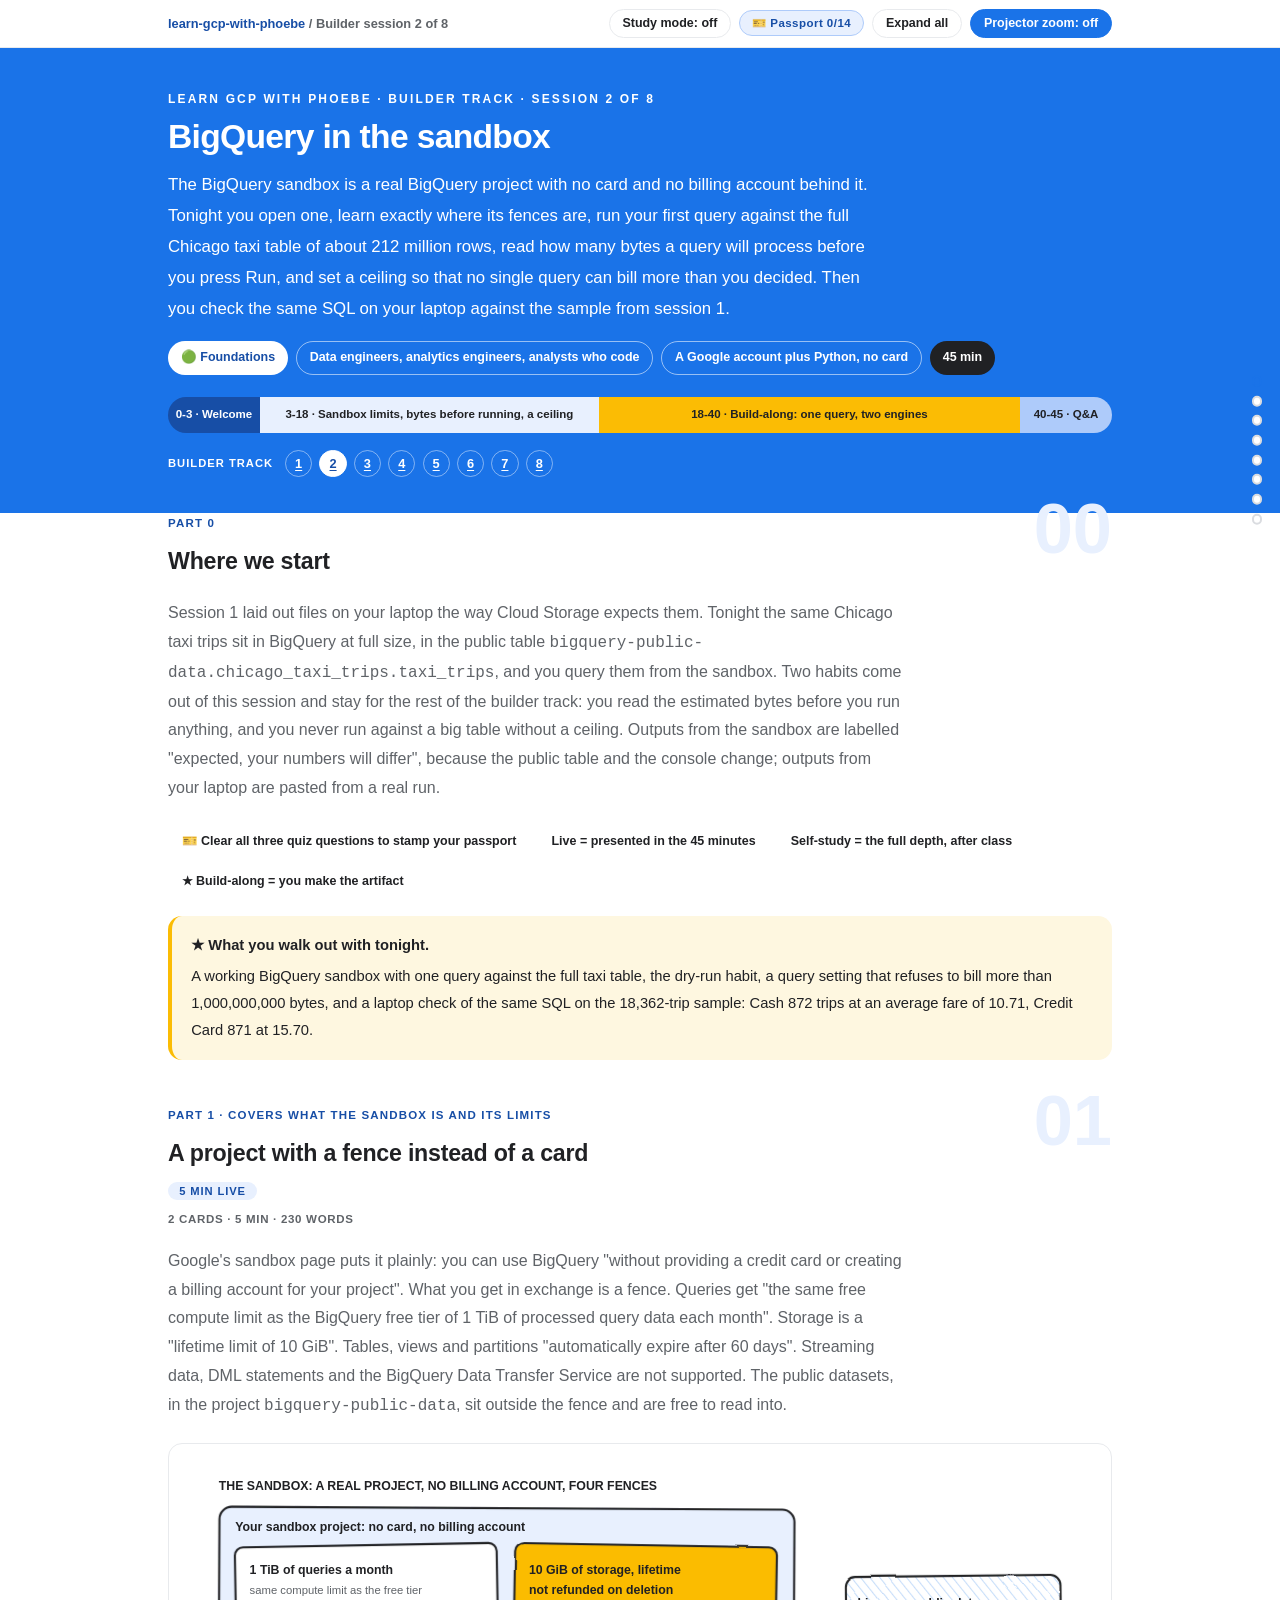
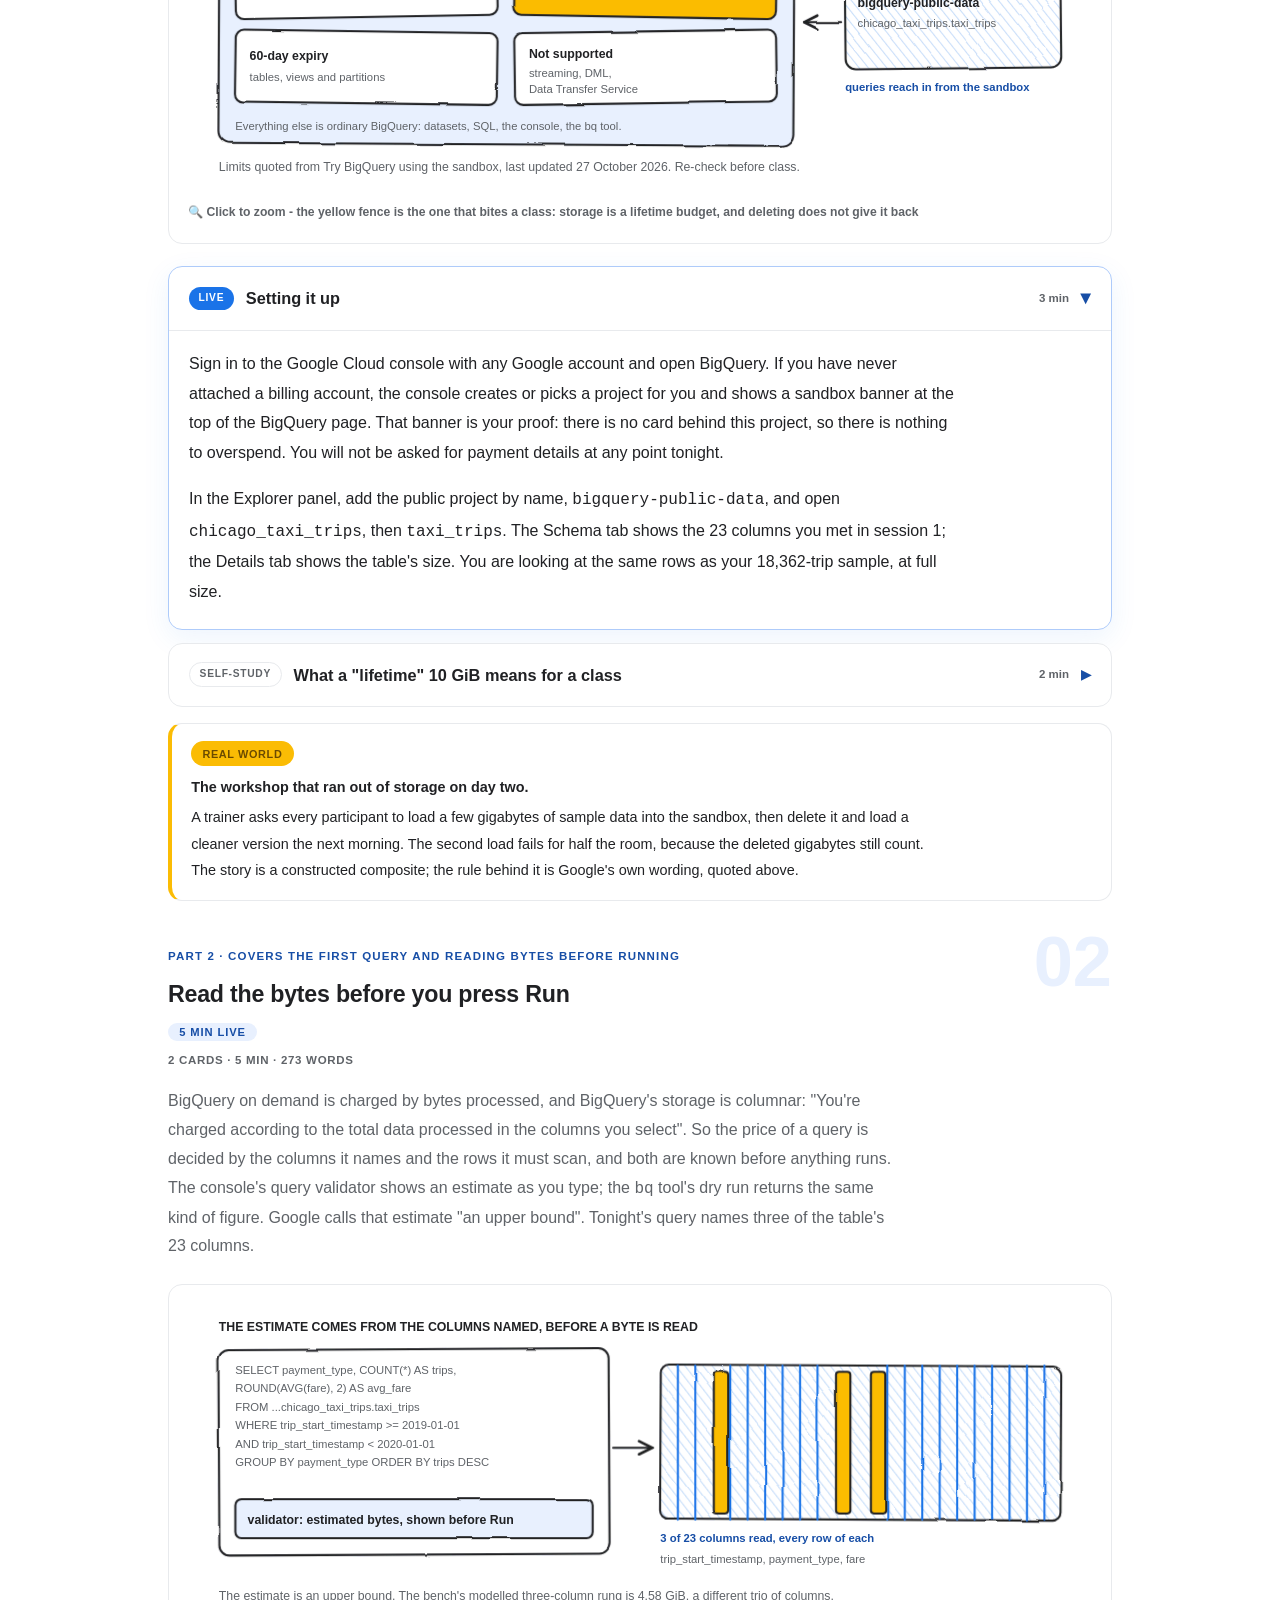
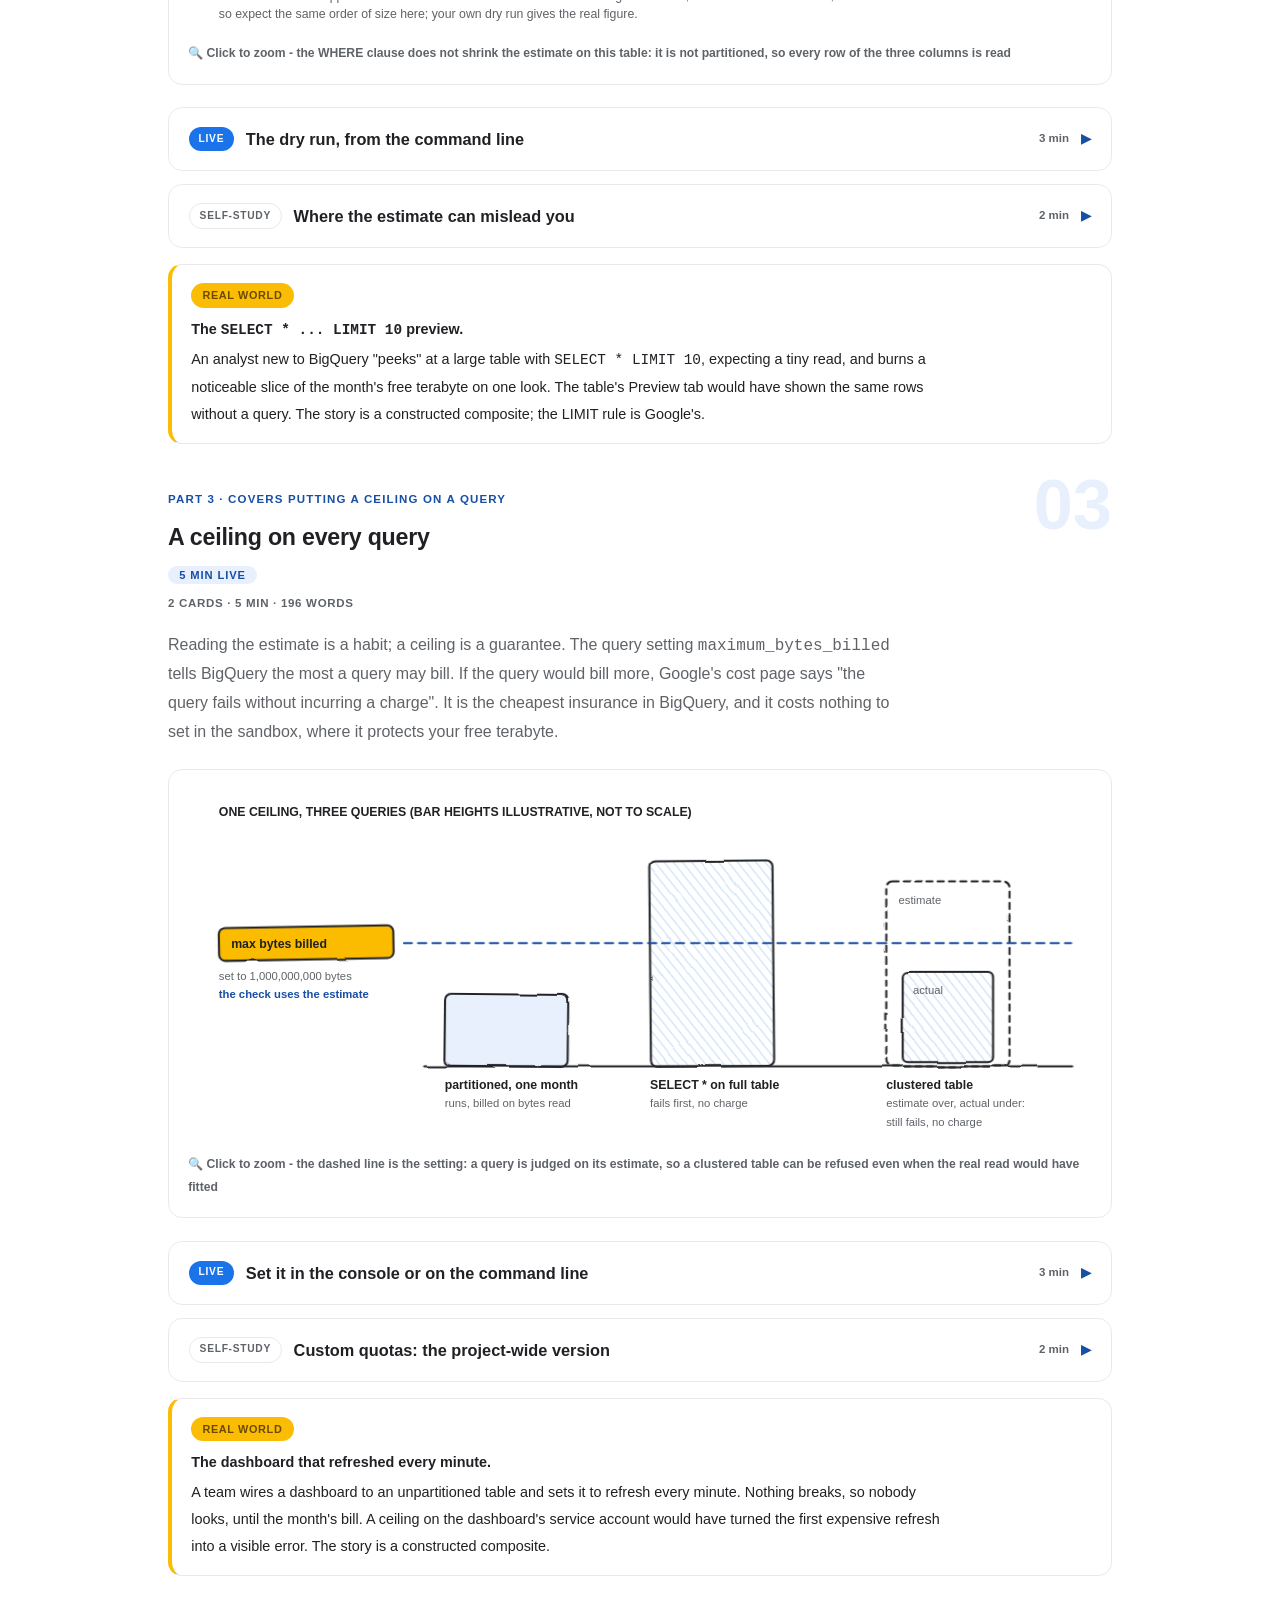
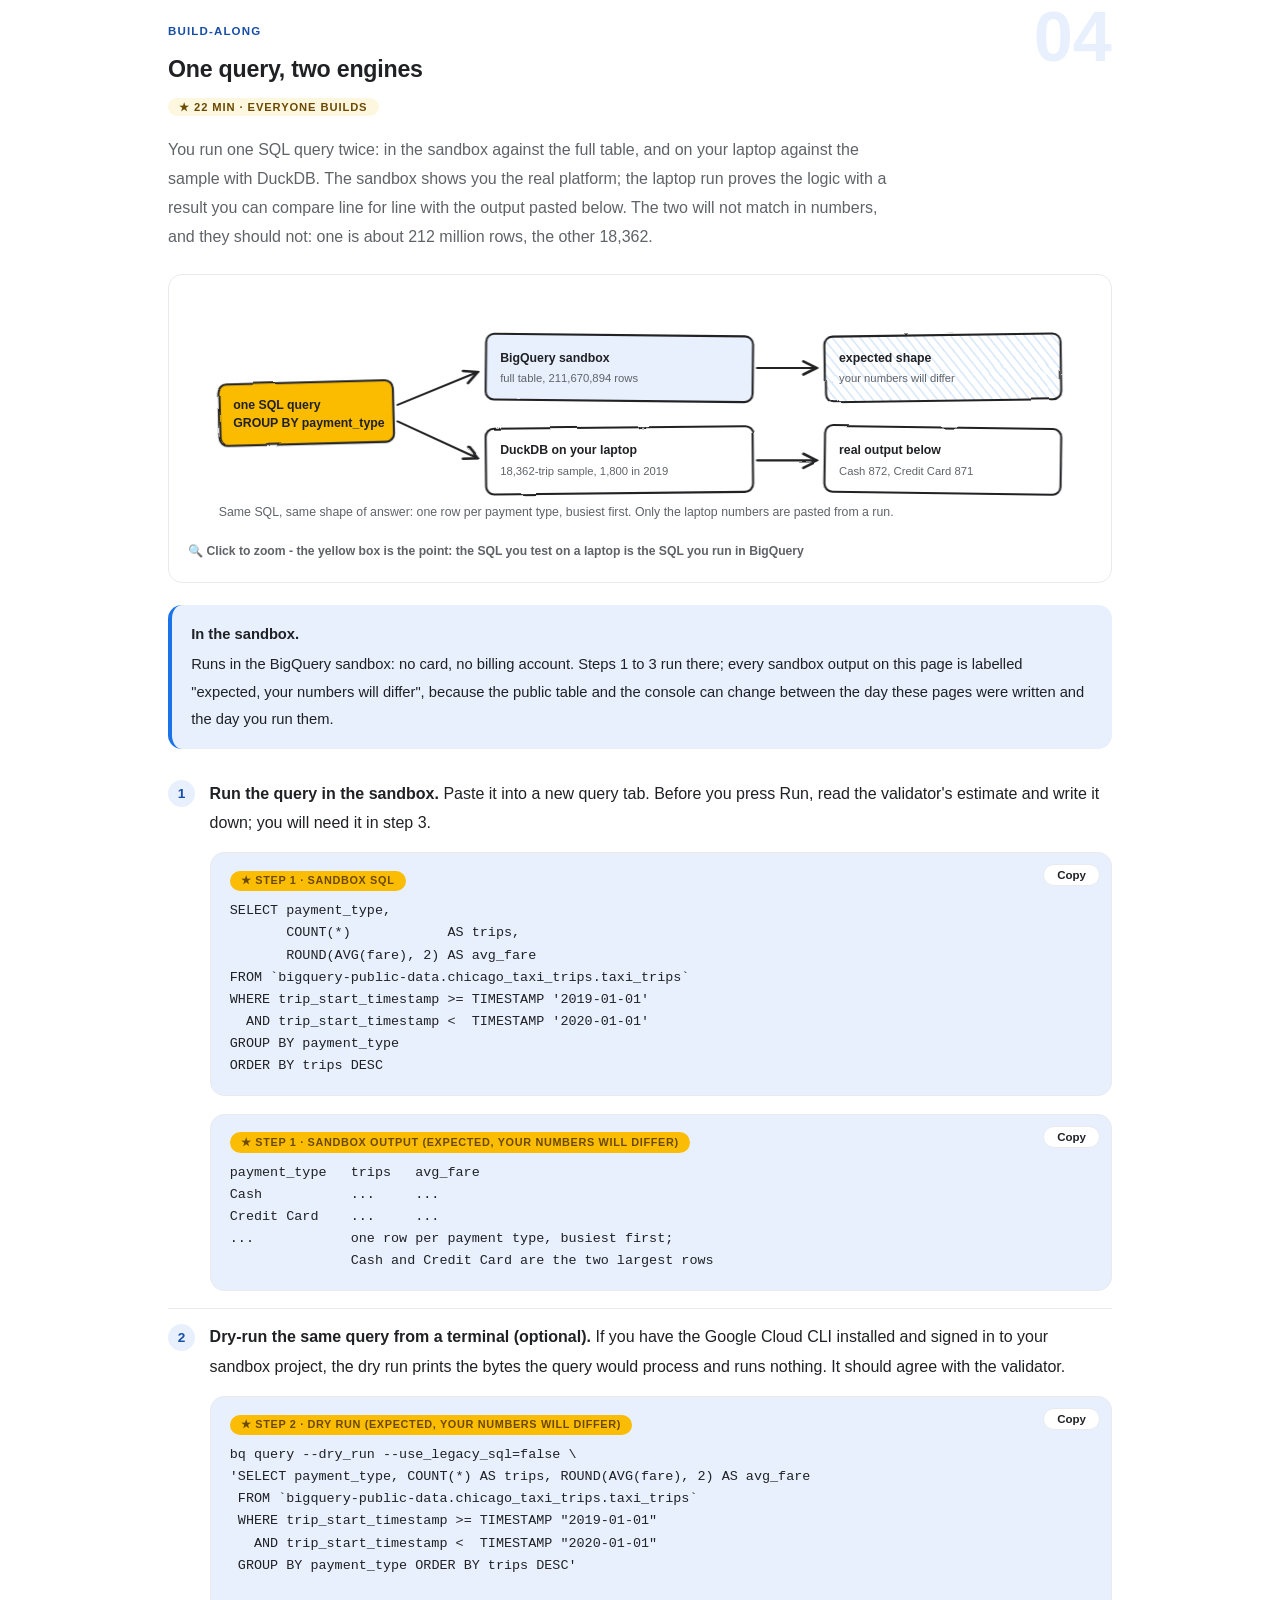
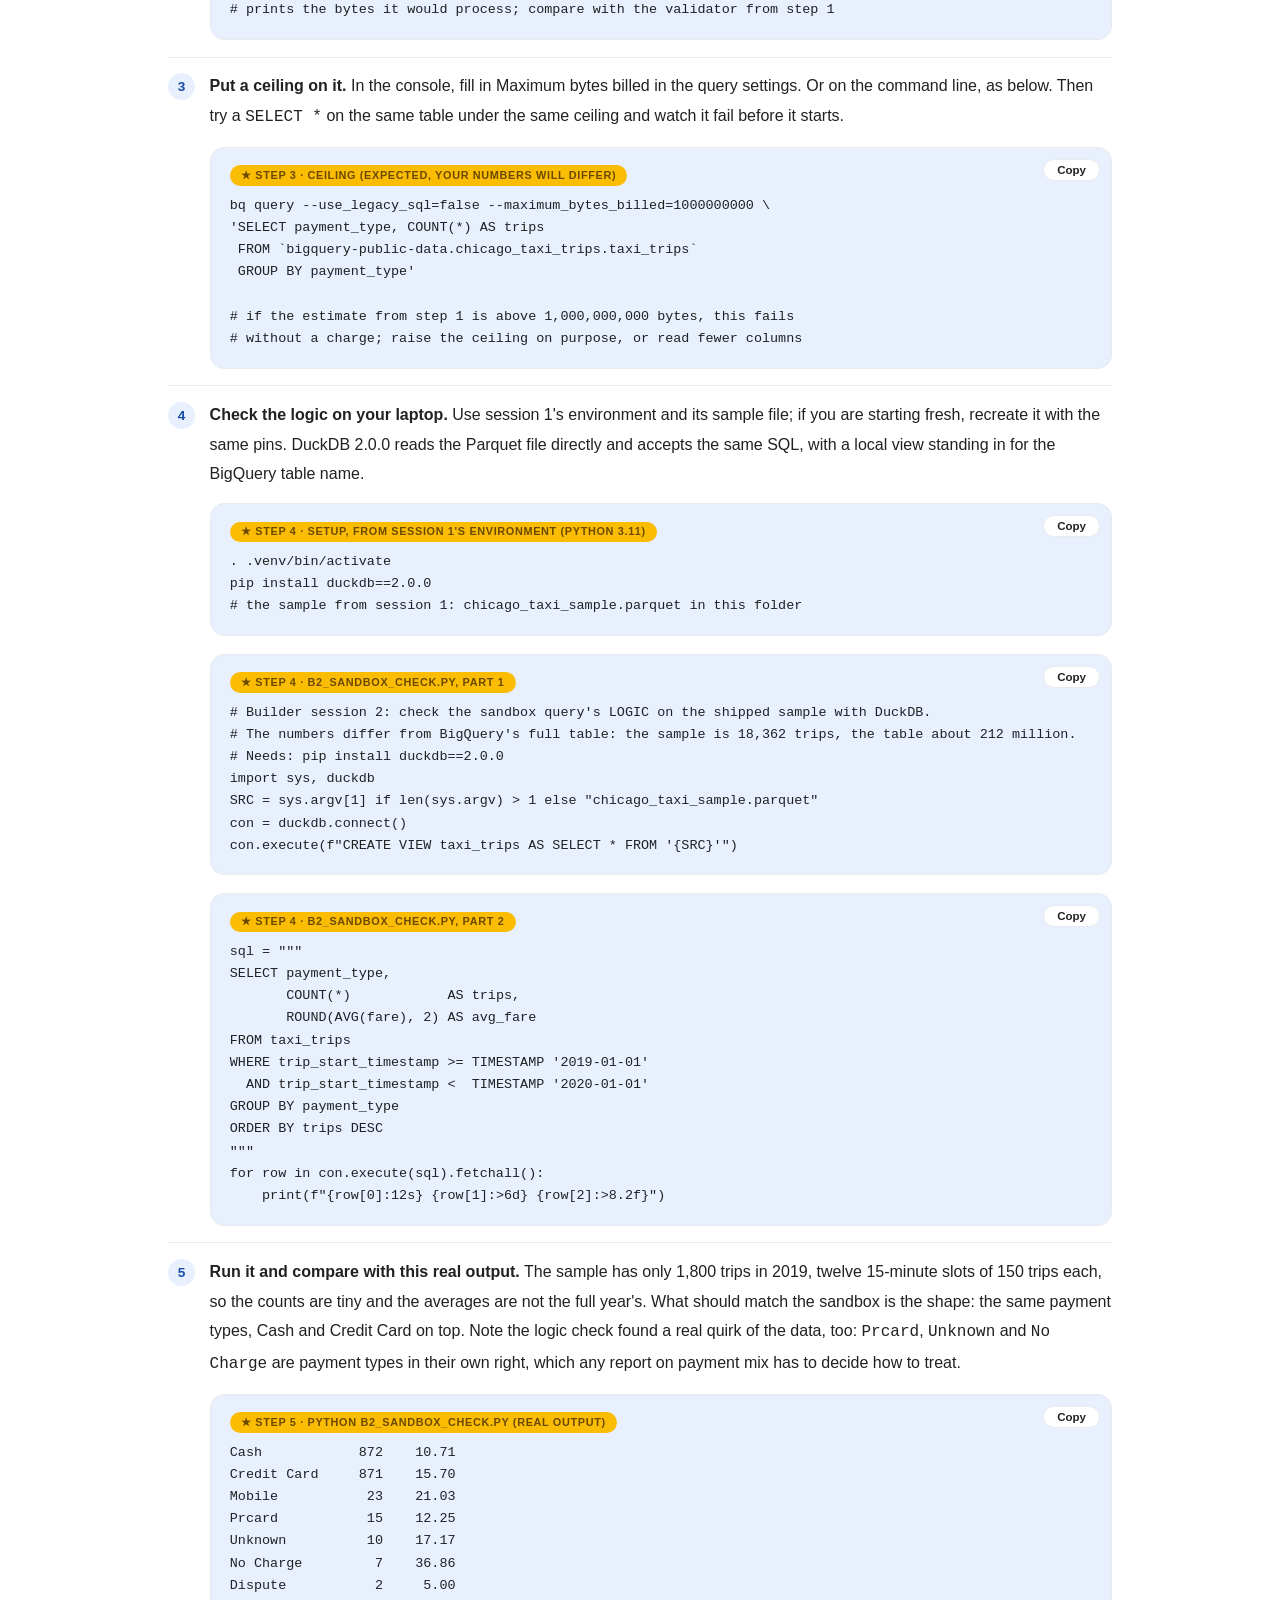
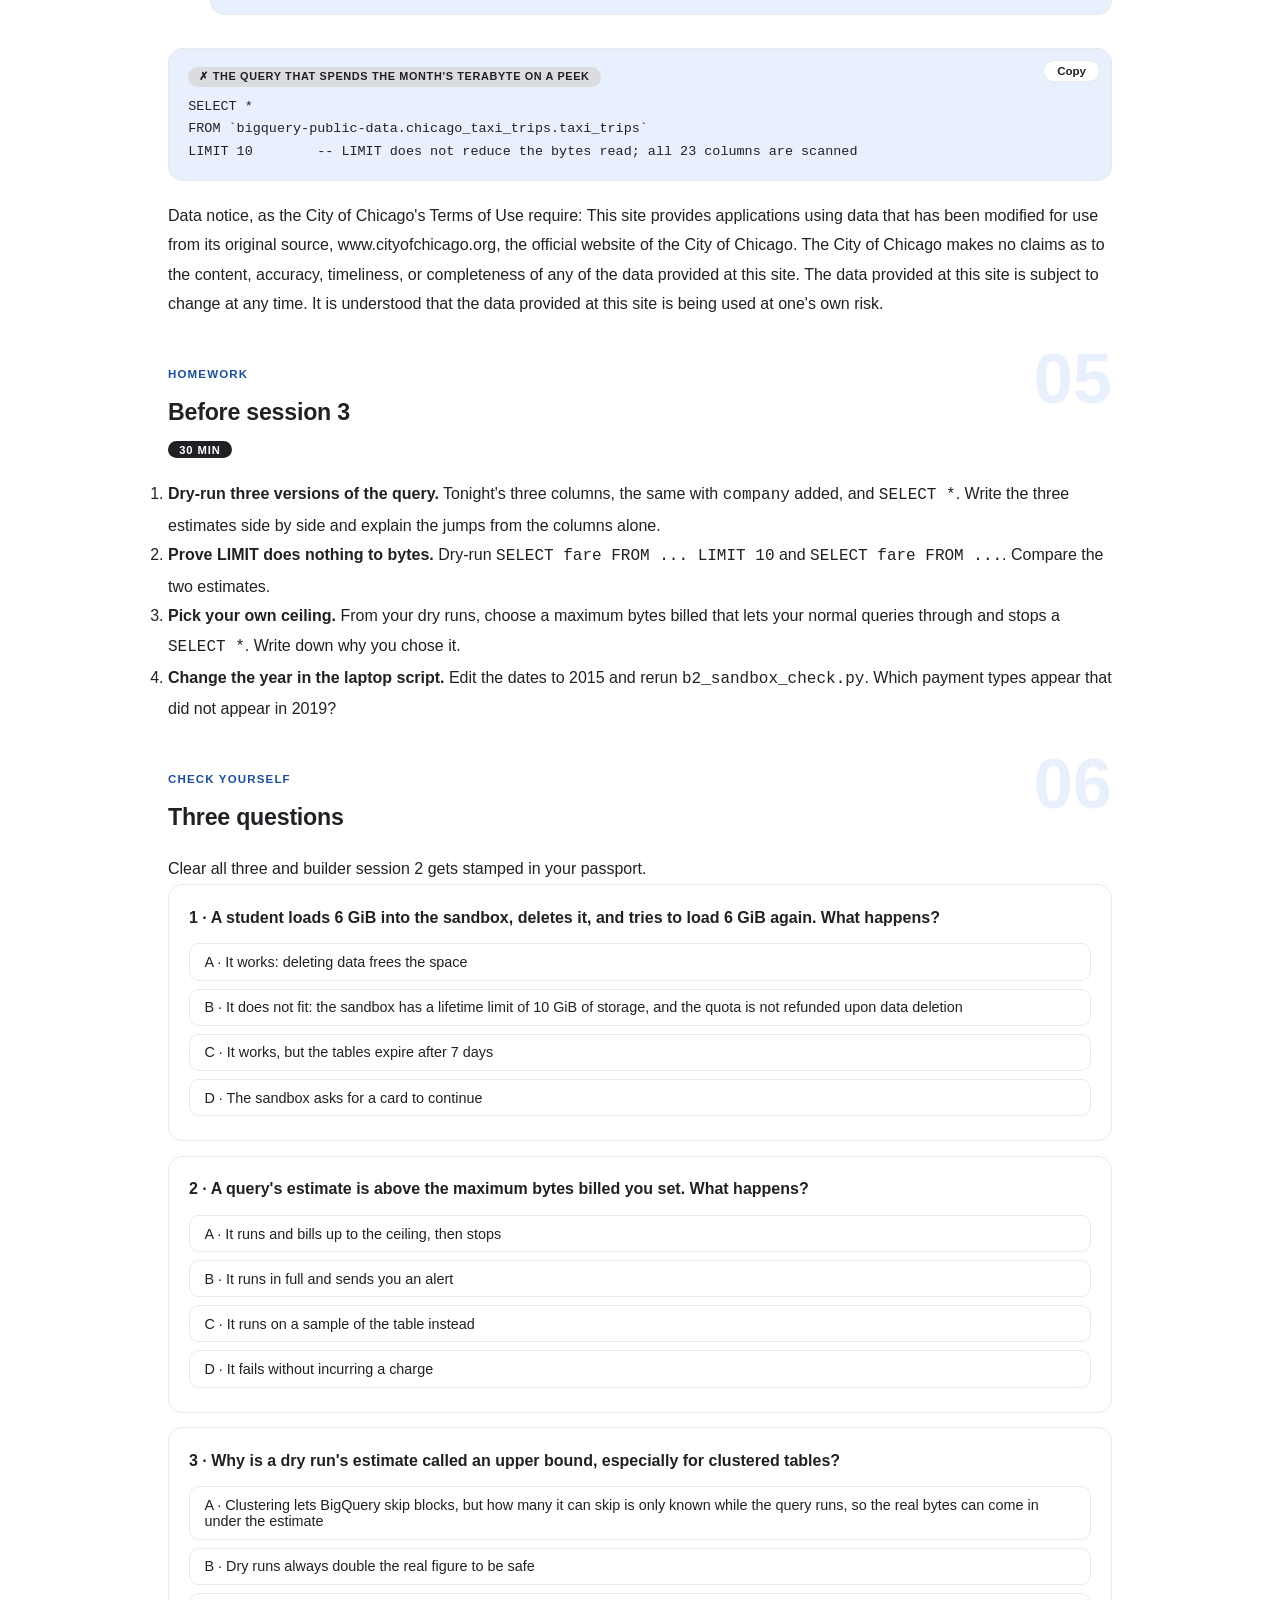
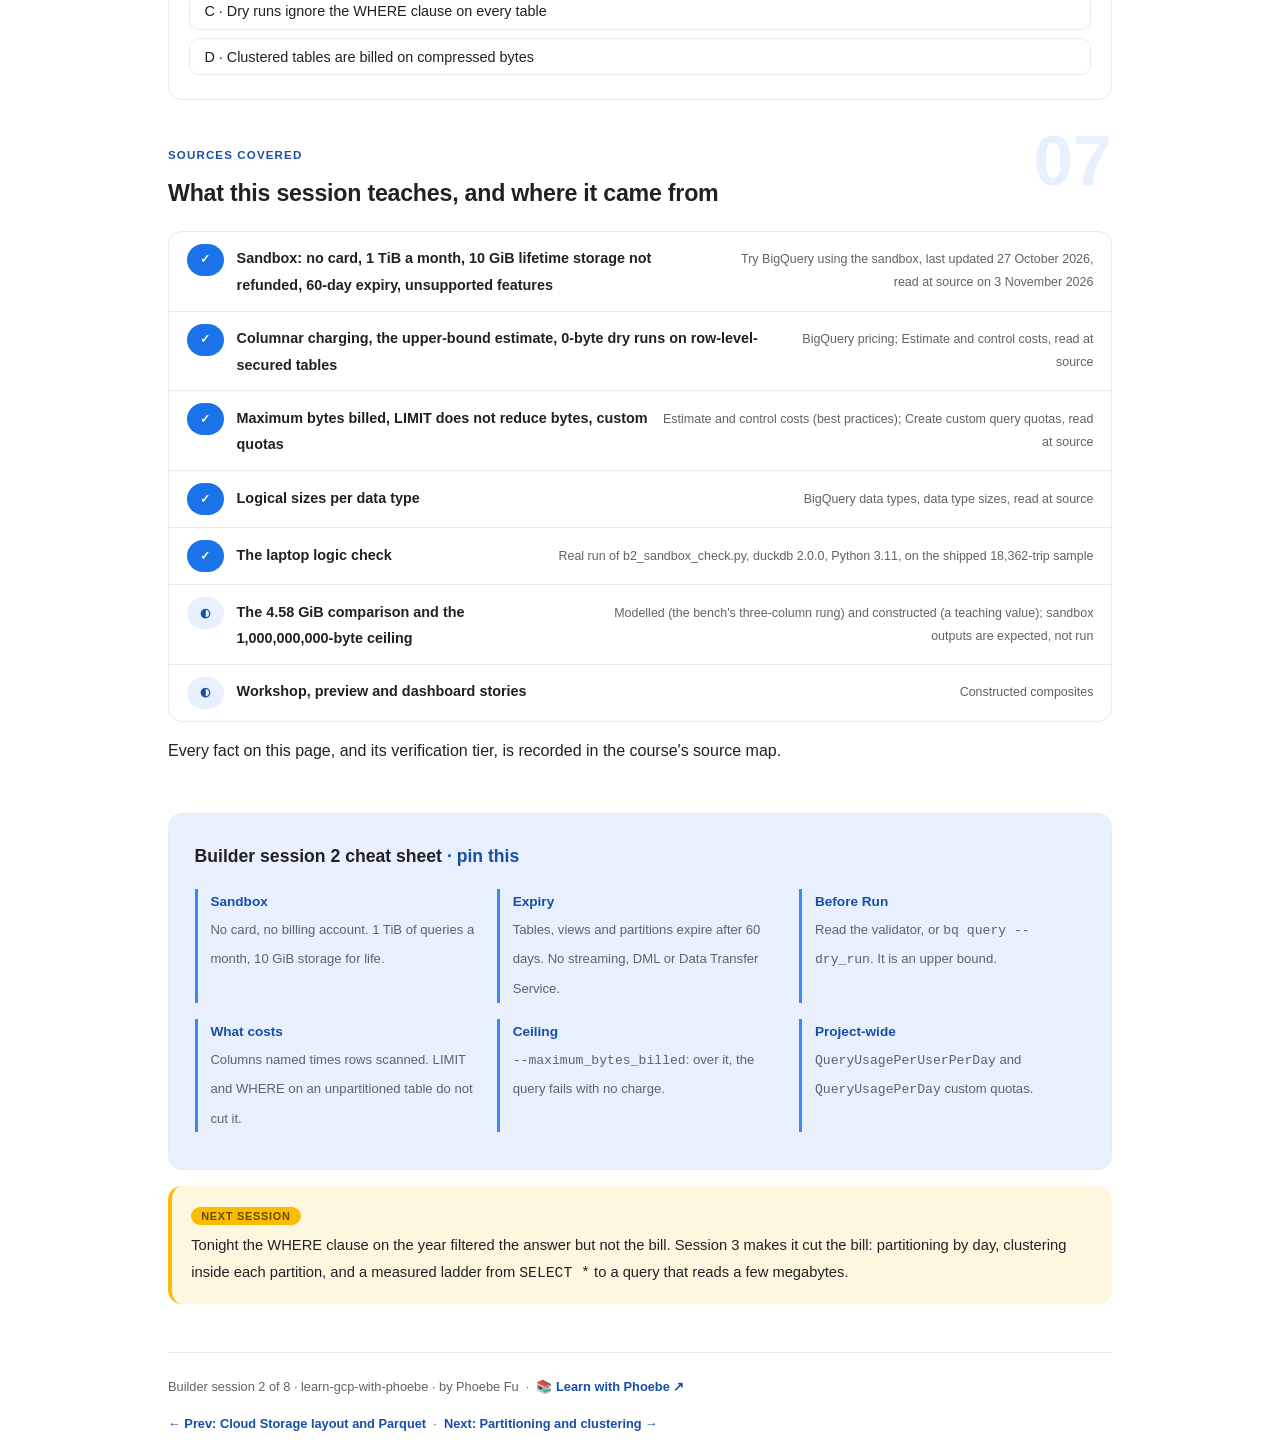
<file: courses/b2-bigquery-in-the-sandbox.html>
<!DOCTYPE html>
<html lang="en">
<head>
<meta charset="UTF-8">
<meta name="viewport" content="width=device-width, initial-scale=1.0">
<!-- social:start -->
<meta name="description" content="Builder session 2 of 8. Open the BigQuery sandbox with no card, learn its limits, query the full Chicago taxi table, read the bytes a query will process before running it, and put a ceiling on what any one query may bill.">
<meta property="og:type" content="article">
<meta property="og:site_name" content="Learn with Phoebe">
<meta property="og:title" content="BigQuery in the sandbox - learn gcp with phoebe">
<meta property="og:description" content="Builder session 2 of 8. 1 TiB of queries a month, 10 GiB of lifetime storage, a dry run before every query and a maximum bytes billed ceiling.">
<meta property="og:url" content="https://phoebefu6.github.io/learn-gcp-with-phoebe/courses/b2-bigquery-in-the-sandbox.html">
<meta property="og:image" content="https://phoebefu6.github.io/learn-gcp-with-phoebe/assets/og-cover.png">
<meta property="og:image:width" content="1200">
<meta property="og:image:height" content="630">
<meta name="twitter:card" content="summary_large_image">
<meta name="twitter:title" content="BigQuery in the sandbox - learn gcp with phoebe">
<meta name="twitter:description" content="Builder session 2 of 8. The sandbox, its limits, a dry run and a ceiling on bytes billed.">
<meta name="twitter:image" content="https://phoebefu6.github.io/learn-gcp-with-phoebe/assets/og-cover.png">
<!-- social:end -->
<title>Builder session 2 · BigQuery in the sandbox - learn gcp with phoebe</title>
<link rel="stylesheet" href="../assets/style.css?v=2">
</head>
<body>

<div class="toolbar">
  <div class="wrap">
    <span class="crumb"><a href="../index.html">learn-gcp-with-phoebe</a> / Builder session 2 of 8</span>
    <button class="btn" id="toggle-all" type="button">Expand all</button>
    <button class="btn primary" id="zoom-toggle" type="button">Projector zoom: off</button>
  </div>
</div>

<header class="masthead">
  <div class="wrap">
    <div class="eyebrow">Learn GCP with Phoebe · Builder track · Session 2 of 8</div>
    <h1>BigQuery in the <span class="accent">sandbox</span></h1>
    <p class="sub">The BigQuery sandbox is a real BigQuery project with no card and no billing account behind it. Tonight you open one, learn exactly where its fences are, run your first query against the full Chicago taxi table of about 212 million rows, read how many bytes a query will process before you press Run, and set a ceiling so that no single query can bill more than you decided. Then you check the same SQL on your laptop against the sample from session 1.</p>
    <div class="chip-row">
      <span class="chip level">🟢 Foundations</span>
      <span class="chip audience">Data engineers, analytics engineers, analysts who code</span>
      <span class="chip audience">A Google account plus Python, no card</span>
      <span class="chip time">45 min</span>
    </div>
    <div class="agenda">
      <span class="a1" style="flex:1">0-3 · Welcome</span>
      <span class="a2" style="flex:4">3-18 · Sandbox limits, bytes before running, a ceiling</span>
      <span class="a3" style="flex:5">18-40 · Build-along: one query, two engines</span>
      <span class="a4" style="flex:1">40-45 · Q&amp;A</span>
    </div>
  </div>
</header>

<main class="wrap">

  <section class="section" id="intro">
    <div class="section-kicker">
      <span class="klabel">Part 0</span>
      <h2>Where we start</h2>
    </div>
    <p class="lede">Session 1 laid out files on your laptop the way Cloud Storage expects them. Tonight the same Chicago taxi trips sit in BigQuery at full size, in the public table <code>bigquery-public-data.chicago_taxi_trips.taxi_trips</code>, and you query them from the sandbox. Two habits come out of this session and stay for the rest of the builder track: you read the estimated bytes before you run anything, and you never run against a big table without a ceiling. Outputs from the sandbox are labelled "expected, your numbers will differ", because the public table and the console change; outputs from your laptop are pasted from a real run.</p>

    <div class="legend">
      <span class="pill">🎫 Clear all three quiz questions to stamp your passport</span>
      <span class="pill">Live = presented in the 45 minutes</span>
      <span class="pill">Self-study = the full depth, after class</span>
      <span class="pill">★ Build-along = you make the artifact</span>
    </div>

    <div class="callout win">
      <p><strong>★ What you walk out with tonight.</strong> A working BigQuery sandbox with one query against the full taxi table, the dry-run habit, a query setting that refuses to bill more than 1,000,000,000 bytes, and a laptop check of the same SQL on the 18,362-trip sample: Cash 872 trips at an average fare of 10.71, Credit Card 871 at 15.70.</p>
    </div>
  </section>

  <section class="section" id="part-1">
    <div class="section-kicker">
      <span class="klabel">Part 1 · covers what the sandbox is and its limits</span>
      <h2>A project with a fence instead of a card</h2>
      <span class="tag concept">5 min live</span>
    </div>
    <p class="lede">Google's sandbox page puts it plainly: you can use BigQuery "without providing a credit card or creating a billing account for your project". What you get in exchange is a fence. Queries get "the same free compute limit as the BigQuery free tier of 1 TiB of processed query data each month". Storage is a "lifetime limit of 10 GiB". Tables, views and partitions "automatically expire after 60 days". Streaming data, DML statements and the BigQuery Data Transfer Service are not supported. The public datasets, in the project <code>bigquery-public-data</code>, sit outside the fence and are free to read into.</p>

    <figure class="zoomable">
      <svg viewBox="0 0 880 320" xmlns="http://www.w3.org/2000/svg" role="img" aria-label="The sandbox drawn as a fenced project with no billing account. Inside the fence, four limits: 1 TiB of query processing a month, the same as the free tier; 10 GiB of storage for the project's lifetime, not refunded when data is deleted, highlighted; a 60-day expiry on tables, views and partitions; and not supported: streaming, DML and the Data Transfer Service. Outside the fence, the project bigquery-public-data with the chicago_taxi_trips.taxi_trips table, and an arrow from it into the sandbox, because queries can read public data.">
        <defs>
          <filter id="b2aSk" x="-3%" y="-3%" width="106%" height="106%"><feTurbulence type="fractalNoise" baseFrequency="0.02" numOctaves="2" seed="21" result="n"/><feDisplacementMap in="SourceGraphic" in2="n" scale="2.4" xChannelSelector="R" yChannelSelector="G"/></filter>
          <pattern id="b2aHc" patternUnits="userSpaceOnUse" width="7" height="7" patternTransform="rotate(-38)"><line x1="0" y1="0" x2="0" y2="7" stroke="#1A73E8" stroke-width="1" opacity=".5"/></pattern>
          <marker id="b2aAr" viewBox="0 0 10 10" refX="9" refY="5" markerWidth="8" markerHeight="8" orient="auto"><path d="M1 1 L9 5 L1 9" fill="none" stroke="#202124" stroke-width="1.6" stroke-linecap="round"/></marker>
        </defs>
        <style>
          .b2aH { font: 800 12px Inter, sans-serif; fill: #202124; }
          .b2aL { font: 600 12px Inter, sans-serif; fill: #202124; }
          .b2aS { font: 400 11px Inter, sans-serif; fill: #5F6368; }
          .b2aA { font: 700 11px Inter, sans-serif; fill: #174EA6; }
          .b2aN { font: 400 12px Inter, sans-serif; fill: #5F6368; }
        </style>

        <text class="b2aH" x="30" y="26">THE SANDBOX: A REAL PROJECT, NO BILLING ACCOUNT, FOUR FENCES</text>

        <g filter="url(#b2aSk)" fill="none" stroke="#202124" stroke-width="2" stroke-linecap="round" stroke-linejoin="round">
          <rect x="30" y="44" width="560" height="230" rx="12" transform="rotate(0.3 310 159)" fill="#E8F0FE"/>
          <rect x="46" y="80" width="255" height="70" rx="8" transform="rotate(-1 173 115)" fill="#FFFFFF"/>
          <rect x="318" y="80" width="255" height="70" rx="8" transform="rotate(1 445 115)" fill="#FBBC04"/>
          <rect x="46" y="164" width="255" height="70" rx="8" transform="rotate(0.8 173 199)" fill="#FFFFFF"/>
          <rect x="318" y="164" width="255" height="70" rx="8" transform="rotate(-0.8 445 199)" fill="#FFFFFF"/>
          <rect x="640" y="110" width="210" height="90" rx="10" transform="rotate(-0.6 745 155)" fill="url(#b2aHc)"/>
          <path d="M636 155 L600 155" marker-end="url(#b2aAr)"/>
        </g>

        <text class="b2aL" x="46" y="66">Your sandbox project: no card, no billing account</text>
        <text class="b2aL" x="60" y="108">1 TiB of queries a month</text>
        <text class="b2aS" x="60" y="128">same compute limit as the free tier</text>
        <text class="b2aL" x="332" y="108">10 GiB of storage, lifetime</text>
        <text class="b2aL" x="332" y="128">not refunded on deletion</text>
        <text class="b2aL" x="60" y="192">60-day expiry</text>
        <text class="b2aS" x="60" y="212">tables, views and partitions</text>
        <text class="b2aL" x="332" y="190">Not supported</text>
        <text class="b2aS" x="332" y="208">streaming, DML,</text>
        <text class="b2aS" x="332" y="224">Data Transfer Service</text>
        <text class="b2aS" x="46" y="260">Everything else is ordinary BigQuery: datasets, SQL, the console, the bq tool.</text>
        <text class="b2aL" x="652" y="140">bigquery-public-data</text>
        <text class="b2aS" x="652" y="160">chicago_taxi_trips.taxi_trips</text>
        <text class="b2aA" x="640" y="222">queries reach in from the sandbox</text>

        <text class="b2aN" x="30" y="300">Limits quoted from Try BigQuery using the sandbox, last updated 27 October 2026. Re-check before class.</text>
      </svg>
      <figcaption>🔍 Click to zoom - the yellow fence is the one that bites a class: storage is a lifetime budget, and deleting does not give it back</figcaption>
    </figure>

    <details class="card" open>
      <summary><span class="mode live">Live</span>Setting it up<span class="mini">3 min</span><span class="caret">▶</span></summary>
      <div class="body">
        <p>Sign in to the Google Cloud console with any Google account and open BigQuery. If you have never attached a billing account, the console creates or picks a project for you and shows a sandbox banner at the top of the BigQuery page. That banner is your proof: there is no card behind this project, so there is nothing to overspend. You will not be asked for payment details at any point tonight.</p>
        <p>In the Explorer panel, add the public project by name, <code>bigquery-public-data</code>, and open <code>chicago_taxi_trips</code>, then <code>taxi_trips</code>. The Schema tab shows the 23 columns you met in session 1; the Details tab shows the table's size. You are looking at the same rows as your 18,362-trip sample, at full size.</p>
      </div>
    </details>

    <details class="card">
      <summary><span class="mode self">Self-study</span>What a "lifetime" 10 GiB means for a class<span class="mini">2 min</span><span class="caret">▶</span></summary>
      <div class="body">
        <p>The sandbox page says: "You are granted a lifetime limit of 10 GiB of storage. This quota is not refunded upon data deletion." Read that twice if you teach. A student who copies the whole taxi table into their own dataset to "have their own copy" will not fit, and a student who loads and deletes a few test tables has spent that storage for good. The professional habit follows: query public data in place, write only small result tables, and let the 60-day expiry clear them. When someone genuinely needs more, that is the moment to move to a billing-enabled project, not to work around the fence.</p>
      </div>
    </details>

    <div class="callout example">
      <span class="ex-pill">Real world</span>
      <p><strong>The workshop that ran out of storage on day two.</strong> A trainer asks every participant to load a few gigabytes of sample data into the sandbox, then delete it and load a cleaner version the next morning. The second load fails for half the room, because the deleted gigabytes still count. The story is a constructed composite; the rule behind it is Google's own wording, quoted above.</p>
    </div>
  </section>

  <section class="section" id="part-2">
    <div class="section-kicker">
      <span class="klabel">Part 2 · covers the first query and reading bytes before running</span>
      <h2>Read the bytes before you press Run</h2>
      <span class="tag concept">5 min live</span>
    </div>
    <p class="lede">BigQuery on demand is charged by bytes processed, and BigQuery's storage is columnar: "You're charged according to the total data processed in the columns you select". So the price of a query is decided by the columns it names and the rows it must scan, and both are known before anything runs. The console's query validator shows an estimate as you type; the <code>bq</code> tool's dry run returns the same kind of figure. Google calls that estimate "an upper bound". Tonight's query names three of the table's 23 columns.</p>

    <figure class="zoomable">
      <svg viewBox="0 0 880 320" xmlns="http://www.w3.org/2000/svg" role="img" aria-label="On the left, the query editor holding tonight's SQL: payment type, a count of trips and the average fare, filtered to 2019 and grouped by payment type. Under the SQL, the validator strip that shows the estimated bytes before Run. An arrow leads to the table drawn as 23 column strips; three strips, trip_start_timestamp, payment_type and fare, are highlighted as the only columns read. A note says the estimate is an upper bound and that the bench's modelled three-column rung is 4.58 GiB, so this query should land in the same order.">
        <defs>
          <filter id="b2bSk" x="-3%" y="-3%" width="106%" height="106%"><feTurbulence type="fractalNoise" baseFrequency="0.02" numOctaves="2" seed="23" result="n"/><feDisplacementMap in="SourceGraphic" in2="n" scale="2.4" xChannelSelector="R" yChannelSelector="G"/></filter>
          <pattern id="b2bHc" patternUnits="userSpaceOnUse" width="7" height="7" patternTransform="rotate(-38)"><line x1="0" y1="0" x2="0" y2="7" stroke="#1A73E8" stroke-width="1" opacity=".5"/></pattern>
          <marker id="b2bAr" viewBox="0 0 10 10" refX="9" refY="5" markerWidth="8" markerHeight="8" orient="auto"><path d="M1 1 L9 5 L1 9" fill="none" stroke="#202124" stroke-width="1.6" stroke-linecap="round"/></marker>
        </defs>
        <style>
          .b2bH { font: 800 12px Inter, sans-serif; fill: #202124; }
          .b2bL { font: 600 12px Inter, sans-serif; fill: #202124; }
          .b2bS { font: 400 11px Inter, sans-serif; fill: #5F6368; }
          .b2bA { font: 700 11px Inter, sans-serif; fill: #174EA6; }
          .b2bN { font: 400 12px Inter, sans-serif; fill: #5F6368; }
        </style>

        <text class="b2bH" x="30" y="26">THE ESTIMATE COMES FROM THE COLUMNS NAMED, BEFORE A BYTE IS READ</text>

        <g filter="url(#b2bSk)" fill="none" stroke="#202124" stroke-width="2" stroke-linecap="round" stroke-linejoin="round">
          <rect x="30" y="44" width="380" height="200" rx="10" transform="rotate(-0.3 220 144)" fill="#FFFFFF"/>
          <rect x="46" y="190" width="348" height="38" rx="6" fill="#E8F0FE"/>
          <rect x="460" y="60" width="390" height="150" rx="8" transform="rotate(0.3 655 135)" fill="url(#b2bHc)"/>
          <path d="M477 60 L477 210 M494 60 L494 210 M528 60 L528 210 M545 60 L545 210 M562 60 L562 210 M579 60 L579 210 M596 60 L596 210 M613 60 L613 210 M681 60 L681 210 M698 60 L698 210 M715 60 L715 210 M732 60 L732 210 M749 60 L749 210 M766 60 L766 210 M783 60 L783 210 M800 60 L800 210 M817 60 L817 210 M834 60 L834 210" stroke="#1A73E8"/>
          <rect x="512" y="66" width="14" height="138" rx="3" fill="#FBBC04"/>
          <rect x="631" y="66" width="14" height="138" rx="3" fill="#FBBC04"/>
          <rect x="665" y="66" width="14" height="138" rx="3" fill="#FBBC04"/>
          <path d="M414 140 L452 140" marker-end="url(#b2bAr)"/>
        </g>

        <text class="b2bS" x="46" y="68">SELECT payment_type, COUNT(*) AS trips,</text>
        <text class="b2bS" x="46" y="86">  ROUND(AVG(fare), 2) AS avg_fare</text>
        <text class="b2bS" x="46" y="104">FROM ...chicago_taxi_trips.taxi_trips</text>
        <text class="b2bS" x="46" y="122">WHERE trip_start_timestamp &gt;= 2019-01-01</text>
        <text class="b2bS" x="46" y="140">  AND trip_start_timestamp &lt; 2020-01-01</text>
        <text class="b2bS" x="46" y="158">GROUP BY payment_type ORDER BY trips DESC</text>
        <text class="b2bL" x="58" y="214">validator: estimated bytes, shown before Run</text>
        <text class="b2bA" x="460" y="232">3 of 23 columns read, every row of each</text>
        <text class="b2bS" x="460" y="252">trip_start_timestamp, payment_type, fare</text>

        <text class="b2bN" x="30" y="288">The estimate is an upper bound. The bench's modelled three-column rung is 4.58 GiB, a different trio of columns,</text>
        <text class="b2bN" x="30" y="306">so expect the same order of size here; your own dry run gives the real figure.</text>
      </svg>
      <figcaption>🔍 Click to zoom - the WHERE clause does not shrink the estimate on this table: it is not partitioned, so every row of the three columns is read</figcaption>
    </figure>

    <details class="card">
      <summary><span class="mode live">Live</span>The dry run, from the command line<span class="mini">3 min</span><span class="caret">▶</span></summary>
      <div class="body">
        <p>A dry run validates the query and reports the bytes it would process, without running it and without charge. In the console, the validator does this as you type. From a terminal with the Google Cloud CLI installed, the same check is <code>bq query --dry_run --use_legacy_sql=false '...'</code>. Make it a reflex before any query on a table you have not measured.</p>
        <p>Notice what the estimate is built from: the columns you named and the rows the table must scan. The <code>WHERE</code> on the year filters rows out of the result, but on an unpartitioned table every row of those three columns is still read. Session 3 is where a filter starts to cut bytes, through partitions. For a feel of the size: the bench in session 8 models a three-column query over the full 211,670,894 rows at 4.58 GiB; it reads <code>pickup_community_area</code> where tonight's query reads <code>payment_type</code>, so treat it as the same order, not the same number.</p>
      </div>
    </details>

    <details class="card">
      <summary><span class="mode self">Self-study</span>Where the estimate can mislead you<span class="mini">2 min</span><span class="caret">▶</span></summary>
      <div class="body">
        <p>Three cases worth knowing. First, the estimate "is an upper bound": on clustered tables BigQuery only learns how many blocks it can skip while the query runs, so the real figure can be lower. Second, dry runs return 0 bytes on tables with row-level security, so a zero there means "not estimated", not "free". Third, <code>LIMIT</code> does not help: "applying a LIMIT clause to a query doesn't affect the amount of data that is read." Only fewer columns or fewer partitions do. The byte count itself follows BigQuery's documented logical sizes per data type (8 bytes for an INT64 or FLOAT64, 2 bytes plus the length for a STRING), not the compressed size on disk.</p>
      </div>
    </details>

    <div class="callout example">
      <span class="ex-pill">Real world</span>
      <p><strong>The <code>SELECT * ... LIMIT 10</code> preview.</strong> An analyst new to BigQuery "peeks" at a large table with <code>SELECT * LIMIT 10</code>, expecting a tiny read, and burns a noticeable slice of the month's free terabyte on one look. The table's Preview tab would have shown the same rows without a query. The story is a constructed composite; the LIMIT rule is Google's.</p>
    </div>
  </section>

  <section class="section" id="part-3">
    <div class="section-kicker">
      <span class="klabel">Part 3 · covers putting a ceiling on a query</span>
      <h2>A ceiling on every query</h2>
      <span class="tag concept">5 min live</span>
    </div>
    <p class="lede">Reading the estimate is a habit; a ceiling is a guarantee. The query setting <code>maximum_bytes_billed</code> tells BigQuery the most a query may bill. If the query would bill more, Google's cost page says "the query fails without incurring a charge". It is the cheapest insurance in BigQuery, and it costs nothing to set in the sandbox, where it protects your free terabyte.</p>

    <figure class="zoomable">
      <svg viewBox="0 0 880 345" xmlns="http://www.w3.org/2000/svg" role="img" aria-label="A dashed ceiling line marks maximum bytes billed, set to 1,000,000,000 bytes. Three queries are drawn as bars against it. A three-column query on one partitioned month sits under the ceiling and runs, billed on bytes read. SELECT star on the full table rises far above the ceiling and fails before running, with no charge. A query on a clustered table has a dashed estimate bar above the ceiling and a smaller actual bar inside it below the ceiling; it still fails, because the check uses the estimate, which is an upper bound.">
        <defs>
          <filter id="b2cSk" x="-3%" y="-3%" width="106%" height="106%"><feTurbulence type="fractalNoise" baseFrequency="0.02" numOctaves="2" seed="29" result="n"/><feDisplacementMap in="SourceGraphic" in2="n" scale="2.4" xChannelSelector="R" yChannelSelector="G"/></filter>
          <pattern id="b2cHc" patternUnits="userSpaceOnUse" width="7" height="7" patternTransform="rotate(-38)"><line x1="0" y1="0" x2="0" y2="7" stroke="#1A73E8" stroke-width="1" opacity=".5"/></pattern>
        </defs>
        <style>
          .b2cH { font: 800 12px Inter, sans-serif; fill: #202124; }
          .b2cL { font: 600 12px Inter, sans-serif; fill: #202124; }
          .b2cS { font: 400 11px Inter, sans-serif; fill: #5F6368; }
          .b2cA { font: 700 11px Inter, sans-serif; fill: #174EA6; }
        </style>

        <text class="b2cH" x="30" y="26">ONE CEILING, THREE QUERIES (BAR HEIGHTS ILLUSTRATIVE, NOT TO SCALE)</text>

        <g filter="url(#b2cSk)" fill="none" stroke="#202124" stroke-width="2" stroke-linecap="round" stroke-linejoin="round">
          <rect x="30" y="134" width="170" height="32" rx="6" transform="rotate(-1 115 150)" fill="#FBBC04"/>
          <rect x="250" y="200" width="120" height="70" rx="6" transform="rotate(0.6 310 235)" fill="#E8F0FE"/>
          <rect x="450" y="70" width="120" height="200" rx="6" transform="rotate(-0.5 510 170)" fill="url(#b2cHc)"/>
          <rect x="680" y="90" width="120" height="180" rx="6" fill="#FFFFFF" stroke-dasharray="6 5"/>
          <rect x="696" y="178" width="88" height="88" rx="5" fill="url(#b2cHc)"/>
          <path d="M210 150 L860 150" stroke="#174EA6" stroke-dasharray="8 6"/>
          <path d="M230 270 L860 270"/>
        </g>

        <text class="b2cL" x="42" y="155">max bytes billed</text>
        <text class="b2cS" x="30" y="186">set to 1,000,000,000 bytes</text>
        <text class="b2cA" x="30" y="204">the check uses the estimate</text>
        <text class="b2cS" x="692" y="112">estimate</text>
        <text class="b2cS" x="706" y="200">actual</text>

        <text class="b2cL" x="250" y="292">partitioned, one month</text>
        <text class="b2cS" x="250" y="310">runs, billed on bytes read</text>
        <text class="b2cL" x="450" y="292">SELECT * on full table</text>
        <text class="b2cS" x="450" y="310">fails first, no charge</text>
        <text class="b2cL" x="680" y="292">clustered table</text>
        <text class="b2cS" x="680" y="310">estimate over, actual under:</text>
        <text class="b2cS" x="680" y="328">still fails, no charge</text>
      </svg>
      <figcaption>🔍 Click to zoom - the dashed line is the setting: a query is judged on its estimate, so a clustered table can be refused even when the real read would have fitted</figcaption>
    </figure>

    <details class="card">
      <summary><span class="mode live">Live</span>Set it in the console or on the command line<span class="mini">3 min</span><span class="caret">▶</span></summary>
      <div class="body">
        <p>In the console, the query settings carry a Maximum bytes billed field. On the command line, pass <code>--maximum_bytes_billed=1000000000</code> to <code>bq query</code>. A billion bytes is a constructed teaching value: large enough for tonight's three-column query on a partitioned table, small enough to stop a <code>SELECT *</code> on the full taxi table. Pick yours from your own dry runs.</p>
        <p>One trap from Google's estimate page: for clustered tables the pre-run estimate is an upper bound, so a query can fail against the ceiling even though the bytes it would actually have read fit under it. When that happens, raise the ceiling for that query on purpose, rather than removing it.</p>
      </div>
    </details>

    <details class="card">
      <summary><span class="mode self">Self-study</span>Custom quotas: the project-wide version<span class="mini">2 min</span><span class="caret">▶</span></summary>
      <div class="body">
        <p>A per-query ceiling protects against one bad query. A custom quota protects against a bad day. BigQuery has two: <code>QueryUsagePerDay</code> for the whole project, whose default is "200 Tebibytes (TiB) of data processed per project per day", and <code>QueryUsagePerUserPerDay</code>, unlimited by default. Google warns that when the project quota is hit, "BigQuery stops working for everyone in that project" until it resets, so the per-user quota is usually the kinder lever. Leader session 5, <a href="a5-the-bytes-behind-the-bill.html">The bytes behind the bill</a>, puts both next to budgets and spend caps.</p>
      </div>
    </details>

    <div class="callout example">
      <span class="ex-pill">Real world</span>
      <p><strong>The dashboard that refreshed every minute.</strong> A team wires a dashboard to an unpartitioned table and sets it to refresh every minute. Nothing breaks, so nobody looks, until the month's bill. A ceiling on the dashboard's service account would have turned the first expensive refresh into a visible error. The story is a constructed composite.</p>
    </div>
  </section>

  <section class="section" id="demo-1">
    <div class="section-kicker">
      <span class="klabel">Build-along</span>
      <h2>One query, two engines</h2>
      <span class="tag demo">★ 22 min · everyone builds</span>
    </div>
    <p class="lede">You run one SQL query twice: in the sandbox against the full table, and on your laptop against the sample with DuckDB. The sandbox shows you the real platform; the laptop run proves the logic with a result you can compare line for line with the output pasted below. The two will not match in numbers, and they should not: one is about 212 million rows, the other 18,362.</p>

    <figure class="zoomable">
      <svg viewBox="0 0 880 230" xmlns="http://www.w3.org/2000/svg" role="img" aria-label="One SQL query, grouped by payment type, goes to two engines. The BigQuery sandbox runs it on the full table of 211,670,894 rows and returns the expected shape, one row per payment type, with numbers that will differ for you. DuckDB on the laptop runs it on the 18,362-trip sample, of which 1,800 trips fall in 2019, and returns the real output pasted below: Cash 872, Credit Card 871.">
        <defs>
          <filter id="b2dSk" x="-3%" y="-3%" width="106%" height="106%"><feTurbulence type="fractalNoise" baseFrequency="0.02" numOctaves="2" seed="31" result="n"/><feDisplacementMap in="SourceGraphic" in2="n" scale="2.4" xChannelSelector="R" yChannelSelector="G"/></filter>
          <pattern id="b2dHc" patternUnits="userSpaceOnUse" width="7" height="7" patternTransform="rotate(-38)"><line x1="0" y1="0" x2="0" y2="7" stroke="#1A73E8" stroke-width="1" opacity=".5"/></pattern>
          <marker id="b2dAr" viewBox="0 0 10 10" refX="9" refY="5" markerWidth="8" markerHeight="8" orient="auto"><path d="M1 1 L9 5 L1 9" fill="none" stroke="#202124" stroke-width="1.6" stroke-linecap="round"/></marker>
        </defs>
        <style>
          .b2dL { font: 600 12px Inter, sans-serif; fill: #202124; }
          .b2dS { font: 400 11px Inter, sans-serif; fill: #5F6368; }
          .b2dN { font: 400 12px Inter, sans-serif; fill: #5F6368; }
        </style>

        <g filter="url(#b2dSk)" fill="none" stroke="#202124" stroke-width="2" stroke-linecap="round" stroke-linejoin="round">
          <rect x="30" y="86" width="170" height="60" rx="8" transform="rotate(-1.5 115 116)" fill="#FBBC04"/>
          <rect x="290" y="40" width="260" height="64" rx="8" transform="rotate(0.6 420 72)" fill="#E8F0FE"/>
          <rect x="290" y="130" width="260" height="64" rx="8" transform="rotate(-0.6 420 162)" fill="#FFFFFF"/>
          <rect x="620" y="40" width="230" height="64" rx="8" transform="rotate(-0.8 735 72)" fill="url(#b2dHc)"/>
          <rect x="620" y="130" width="230" height="64" rx="8" transform="rotate(0.8 735 162)" fill="#FFFFFF"/>
          <path d="M204 108 L282 76" marker-end="url(#b2dAr)"/>
          <path d="M204 124 L282 160" marker-end="url(#b2dAr)"/>
          <path d="M554 72 L612 72" marker-end="url(#b2dAr)"/>
          <path d="M554 162 L612 162" marker-end="url(#b2dAr)"/>
        </g>

        <text class="b2dL" x="44" y="112">one SQL query</text>
        <text class="b2dL" x="44" y="130">GROUP BY payment_type</text>
        <text class="b2dL" x="304" y="66">BigQuery sandbox</text>
        <text class="b2dS" x="304" y="86">full table, 211,670,894 rows</text>
        <text class="b2dL" x="304" y="156">DuckDB on your laptop</text>
        <text class="b2dS" x="304" y="176">18,362-trip sample, 1,800 in 2019</text>
        <text class="b2dL" x="634" y="66">expected shape</text>
        <text class="b2dS" x="634" y="86">your numbers will differ</text>
        <text class="b2dL" x="634" y="156">real output below</text>
        <text class="b2dS" x="634" y="176">Cash 872, Credit Card 871</text>

        <text class="b2dN" x="30" y="216">Same SQL, same shape of answer: one row per payment type, busiest first. Only the laptop numbers are pasted from a run.</text>
      </svg>
      <figcaption>🔍 Click to zoom - the yellow box is the point: the SQL you test on a laptop is the SQL you run in BigQuery</figcaption>
    </figure>

    <div class="callout tip">
      <p><strong>In the sandbox.</strong> Runs in the BigQuery sandbox: no card, no billing account. Steps 1 to 3 run there; every sandbox output on this page is labelled "expected, your numbers will differ", because the public table and the console can change between the day these pages were written and the day you run them.</p>
    </div>

    <div class="steps">
      <div class="step">
        <p><strong>Run the query in the sandbox.</strong> Paste it into a new query tab. Before you press Run, read the validator's estimate and write it down; you will need it in step 3.</p>
        <div class="prompt-box good"><span class="label">★ Step 1 · sandbox SQL</span>SELECT payment_type,
       COUNT(*)            AS trips,
       ROUND(AVG(fare), 2) AS avg_fare
FROM `bigquery-public-data.chicago_taxi_trips.taxi_trips`
WHERE trip_start_timestamp &gt;= TIMESTAMP '2019-01-01'
  AND trip_start_timestamp &lt;  TIMESTAMP '2020-01-01'
GROUP BY payment_type
ORDER BY trips DESC</div>
        <div class="prompt-box good"><span class="label">★ Step 1 · sandbox output (expected, your numbers will differ)</span>payment_type   trips   avg_fare
Cash           ...     ...
Credit Card    ...     ...
...            one row per payment type, busiest first;
               Cash and Credit Card are the two largest rows</div>
      </div>
      <div class="step">
        <p><strong>Dry-run the same query from a terminal (optional).</strong> If you have the Google Cloud CLI installed and signed in to your sandbox project, the dry run prints the bytes the query would process and runs nothing. It should agree with the validator.</p>
        <div class="prompt-box good"><span class="label">★ Step 2 · dry run (expected, your numbers will differ)</span>bq query --dry_run --use_legacy_sql=false \
'SELECT payment_type, COUNT(*) AS trips, ROUND(AVG(fare), 2) AS avg_fare
 FROM `bigquery-public-data.chicago_taxi_trips.taxi_trips`
 WHERE trip_start_timestamp &gt;= TIMESTAMP "2019-01-01"
   AND trip_start_timestamp &lt;  TIMESTAMP "2020-01-01"
 GROUP BY payment_type ORDER BY trips DESC'

# prints the bytes it would process; compare with the validator from step 1</div>
      </div>
      <div class="step">
        <p><strong>Put a ceiling on it.</strong> In the console, fill in Maximum bytes billed in the query settings. Or on the command line, as below. Then try a <code>SELECT *</code> on the same table under the same ceiling and watch it fail before it starts.</p>
        <div class="prompt-box good"><span class="label">★ Step 3 · ceiling (expected, your numbers will differ)</span>bq query --use_legacy_sql=false --maximum_bytes_billed=1000000000 \
'SELECT payment_type, COUNT(*) AS trips
 FROM `bigquery-public-data.chicago_taxi_trips.taxi_trips`
 GROUP BY payment_type'

# if the estimate from step 1 is above 1,000,000,000 bytes, this fails
# without a charge; raise the ceiling on purpose, or read fewer columns</div>
      </div>
      <div class="step">
        <p><strong>Check the logic on your laptop.</strong> Use session 1's environment and its sample file; if you are starting fresh, recreate it with the same pins. DuckDB 2.0.0 reads the Parquet file directly and accepts the same SQL, with a local view standing in for the BigQuery table name.</p>
        <div class="prompt-box good"><span class="label">★ Step 4 · setup, from session 1's environment (Python 3.11)</span>. .venv/bin/activate
pip install duckdb==2.0.0
# the sample from session 1: chicago_taxi_sample.parquet in this folder</div>
        <div class="prompt-box good"><span class="label">★ Step 4 · b2_sandbox_check.py, part 1</span># Builder session 2: check the sandbox query's LOGIC on the shipped sample with DuckDB.
# The numbers differ from BigQuery's full table: the sample is 18,362 trips, the table about 212 million.
# Needs: pip install duckdb==2.0.0
import sys, duckdb
SRC = sys.argv[1] if len(sys.argv) &gt; 1 else "chicago_taxi_sample.parquet"
con = duckdb.connect()
con.execute(f"CREATE VIEW taxi_trips AS SELECT * FROM '{SRC}'")</div>
        <div class="prompt-box good"><span class="label">★ Step 4 · b2_sandbox_check.py, part 2</span>sql = """
SELECT payment_type,
       COUNT(*)            AS trips,
       ROUND(AVG(fare), 2) AS avg_fare
FROM taxi_trips
WHERE trip_start_timestamp &gt;= TIMESTAMP '2019-01-01'
  AND trip_start_timestamp &lt;  TIMESTAMP '2020-01-01'
GROUP BY payment_type
ORDER BY trips DESC
"""
for row in con.execute(sql).fetchall():
    print(f"{row[0]:12s} {row[1]:&gt;6d} {row[2]:&gt;8.2f}")</div>
      </div>
      <div class="step">
        <p><strong>Run it and compare with this real output.</strong> The sample has only 1,800 trips in 2019, twelve 15-minute slots of 150 trips each, so the counts are tiny and the averages are not the full year's. What should match the sandbox is the shape: the same payment types, Cash and Credit Card on top. Note the logic check found a real quirk of the data, too: <code>Prcard</code>, <code>Unknown</code> and <code>No Charge</code> are payment types in their own right, which any report on payment mix has to decide how to treat.</p>
        <div class="prompt-box good"><span class="label">★ Step 5 · python b2_sandbox_check.py (real output)</span>Cash            872    10.71
Credit Card     871    15.70
Mobile           23    21.03
Prcard           15    12.25
Unknown          10    17.17
No Charge         7    36.86
Dispute           2     5.00</div>
      </div>
    </div>

    <div class="prompt-box bad"><span class="label">✗ The query that spends the month's terabyte on a peek</span>SELECT *
FROM `bigquery-public-data.chicago_taxi_trips.taxi_trips`
LIMIT 10        -- LIMIT does not reduce the bytes read; all 23 columns are scanned</div>

    <p class="mono" style="margin-top:14px">Data notice, as the City of Chicago's Terms of Use require: This site provides applications using data that has been modified for use from its original source, www.cityofchicago.org, the official website of the City of Chicago. The City of Chicago makes no claims as to the content, accuracy, timeliness, or completeness of any of the data provided at this site. The data provided at this site is subject to change at any time. It is understood that the data provided at this site is being used at one's own risk.</p>
  </section>

  <section class="section" id="exercise">
    <div class="section-kicker">
      <span class="klabel">Homework</span>
      <h2>Before session 3</h2>
      <span class="tag exercise">30 min</span>
    </div>
    <ol>
      <li><strong>Dry-run three versions of the query.</strong> Tonight's three columns, the same with <code>company</code> added, and <code>SELECT *</code>. Write the three estimates side by side and explain the jumps from the columns alone.</li>
      <li><strong>Prove LIMIT does nothing to bytes.</strong> Dry-run <code>SELECT fare FROM ... LIMIT 10</code> and <code>SELECT fare FROM ...</code>. Compare the two estimates.</li>
      <li><strong>Pick your own ceiling.</strong> From your dry runs, choose a maximum bytes billed that lets your normal queries through and stops a <code>SELECT *</code>. Write down why you chose it.</li>
      <li><strong>Change the year in the laptop script.</strong> Edit the dates to 2015 and rerun <code>b2_sandbox_check.py</code>. Which payment types appear that did not appear in 2019?</li>
    </ol>
  </section>

  <section class="section" id="quiz">
    <div class="section-kicker">
      <span class="klabel">Check yourself</span>
      <h2>Three questions</h2>
    </div>
    <p>Clear all three and builder session 2 gets stamped in your passport.</p>

    <div class="quiz-q" data-answer="1">
      <p class="qtext">1 · A student loads 6 GiB into the sandbox, deletes it, and tries to load 6 GiB again. What happens?</p>
      <button class="qopt" type="button">A · It works: deleting data frees the space</button>
      <button class="qopt" type="button">B · It does not fit: the sandbox has a lifetime limit of 10 GiB of storage, and the quota is not refunded upon data deletion</button>
      <button class="qopt" type="button">C · It works, but the tables expire after 7 days</button>
      <button class="qopt" type="button">D · The sandbox asks for a card to continue</button>
      <p class="qwhy">The sandbox page says the 10 GiB storage limit is lifetime and "not refunded upon data deletion". Query public data in place and keep your own tables small.</p>
    </div>

    <div class="quiz-q" data-answer="3">
      <p class="qtext">2 · A query's estimate is above the maximum bytes billed you set. What happens?</p>
      <button class="qopt" type="button">A · It runs and bills up to the ceiling, then stops</button>
      <button class="qopt" type="button">B · It runs in full and sends you an alert</button>
      <button class="qopt" type="button">C · It runs on a sample of the table instead</button>
      <button class="qopt" type="button">D · It fails without incurring a charge</button>
      <p class="qwhy">Google's cost page: if the query would bill more than the setting, "the query fails without incurring a charge". Nothing is read and nothing is billed.</p>
    </div>

    <div class="quiz-q" data-answer="0">
      <p class="qtext">3 · Why is a dry run's estimate called an upper bound, especially for clustered tables?</p>
      <button class="qopt" type="button">A · Clustering lets BigQuery skip blocks, but how many it can skip is only known while the query runs, so the real bytes can come in under the estimate</button>
      <button class="qopt" type="button">B · Dry runs always double the real figure to be safe</button>
      <button class="qopt" type="button">C · Dry runs ignore the WHERE clause on every table</button>
      <button class="qopt" type="button">D · Clustered tables are billed on compressed bytes</button>
      <p class="qwhy">The block pruning happens at run time, so the estimate assumes the worst. A side effect: a ceiling can refuse a clustered-table query whose actual read would have fitted.</p>
    </div>

    <p class="quiz-score"></p>
  </section>

  <section class="section" id="official">
    <div class="section-kicker">
      <span class="klabel">Sources covered</span>
      <h2>What this session teaches, and where it came from</h2>
    </div>
    <div class="covered">
      <div class="covered-row"><span class="status pill solid">✓</span><span class="name">Sandbox: no card, 1 TiB a month, 10 GiB lifetime storage not refunded, 60-day expiry, unsupported features</span><span class="note">Try BigQuery using the sandbox, last updated 27 October 2026, read at source on 3 November 2026</span></div>
      <div class="covered-row"><span class="status pill solid">✓</span><span class="name">Columnar charging, the upper-bound estimate, 0-byte dry runs on row-level-secured tables</span><span class="note">BigQuery pricing; Estimate and control costs, read at source</span></div>
      <div class="covered-row"><span class="status pill solid">✓</span><span class="name">Maximum bytes billed, LIMIT does not reduce bytes, custom quotas</span><span class="note">Estimate and control costs (best practices); Create custom query quotas, read at source</span></div>
      <div class="covered-row"><span class="status pill solid">✓</span><span class="name">Logical sizes per data type</span><span class="note">BigQuery data types, data type sizes, read at source</span></div>
      <div class="covered-row"><span class="status pill solid">✓</span><span class="name">The laptop logic check</span><span class="note">Real run of b2_sandbox_check.py, duckdb 2.0.0, Python 3.11, on the shipped 18,362-trip sample</span></div>
      <div class="covered-row"><span class="status pill light">◐</span><span class="name">The 4.58 GiB comparison and the 1,000,000,000-byte ceiling</span><span class="note">Modelled (the bench's three-column rung) and constructed (a teaching value); sandbox outputs are expected, not run</span></div>
      <div class="covered-row"><span class="status pill light">◐</span><span class="name">Workshop, preview and dashboard stories</span><span class="note">Constructed composites</span></div>
    </div>
    <p class="mono" style="margin-top:14px">Every fact on this page, and its verification tier, is recorded in the course's source map.</p>
  </section>

  <section class="cheat" id="cheatsheet">
    <h3>Builder session 2 cheat sheet <span>· pin this</span></h3>
    <div class="grid-2">
      <div class="cheat-item"><b>Sandbox</b><span>No card, no billing account. 1 TiB of queries a month, 10 GiB storage for life.</span></div>
      <div class="cheat-item"><b>Expiry</b><span>Tables, views and partitions expire after 60 days. No streaming, DML or Data Transfer Service.</span></div>
      <div class="cheat-item"><b>Before Run</b><span>Read the validator, or <code>bq query --dry_run</code>. It is an upper bound.</span></div>
      <div class="cheat-item"><b>What costs</b><span>Columns named times rows scanned. LIMIT and WHERE on an unpartitioned table do not cut it.</span></div>
      <div class="cheat-item"><b>Ceiling</b><span><code>--maximum_bytes_billed</code>: over it, the query fails with no charge.</span></div>
      <div class="cheat-item"><b>Project-wide</b><span><code>QueryUsagePerUserPerDay</code> and <code>QueryUsagePerDay</code> custom quotas.</span></div>
    </div>
  </section>

  <div class="callout next">
    <span class="nx-pill">Next session</span>
    <p>Tonight the WHERE clause on the year filtered the answer but not the bill. Session 3 makes it cut the bill: partitioning by day, clustering inside each partition, and a measured ladder from <code>SELECT *</code> to a query that reads a few megabytes.</p>
  </div>

  <footer class="pagefoot">
    <span>Builder session 2 of 8 · learn-gcp-with-phoebe · by Phoebe Fu &nbsp;·&nbsp; 📚 <a href="https://phoebefu6.github.io/learn-with-phoebe/">Learn with Phoebe ↗</a></span>
    <span><a href="b1-cloud-storage-layout-and-parquet.html">← Prev: Cloud Storage layout and Parquet</a> &nbsp;·&nbsp; <a href="b3-partitioning-and-clustering.html">Next: Partitioning and clustering →</a></span>
  </footer>

</main>

<script src="../assets/app.js?v=1"></script>
</body>
</html>
</file>
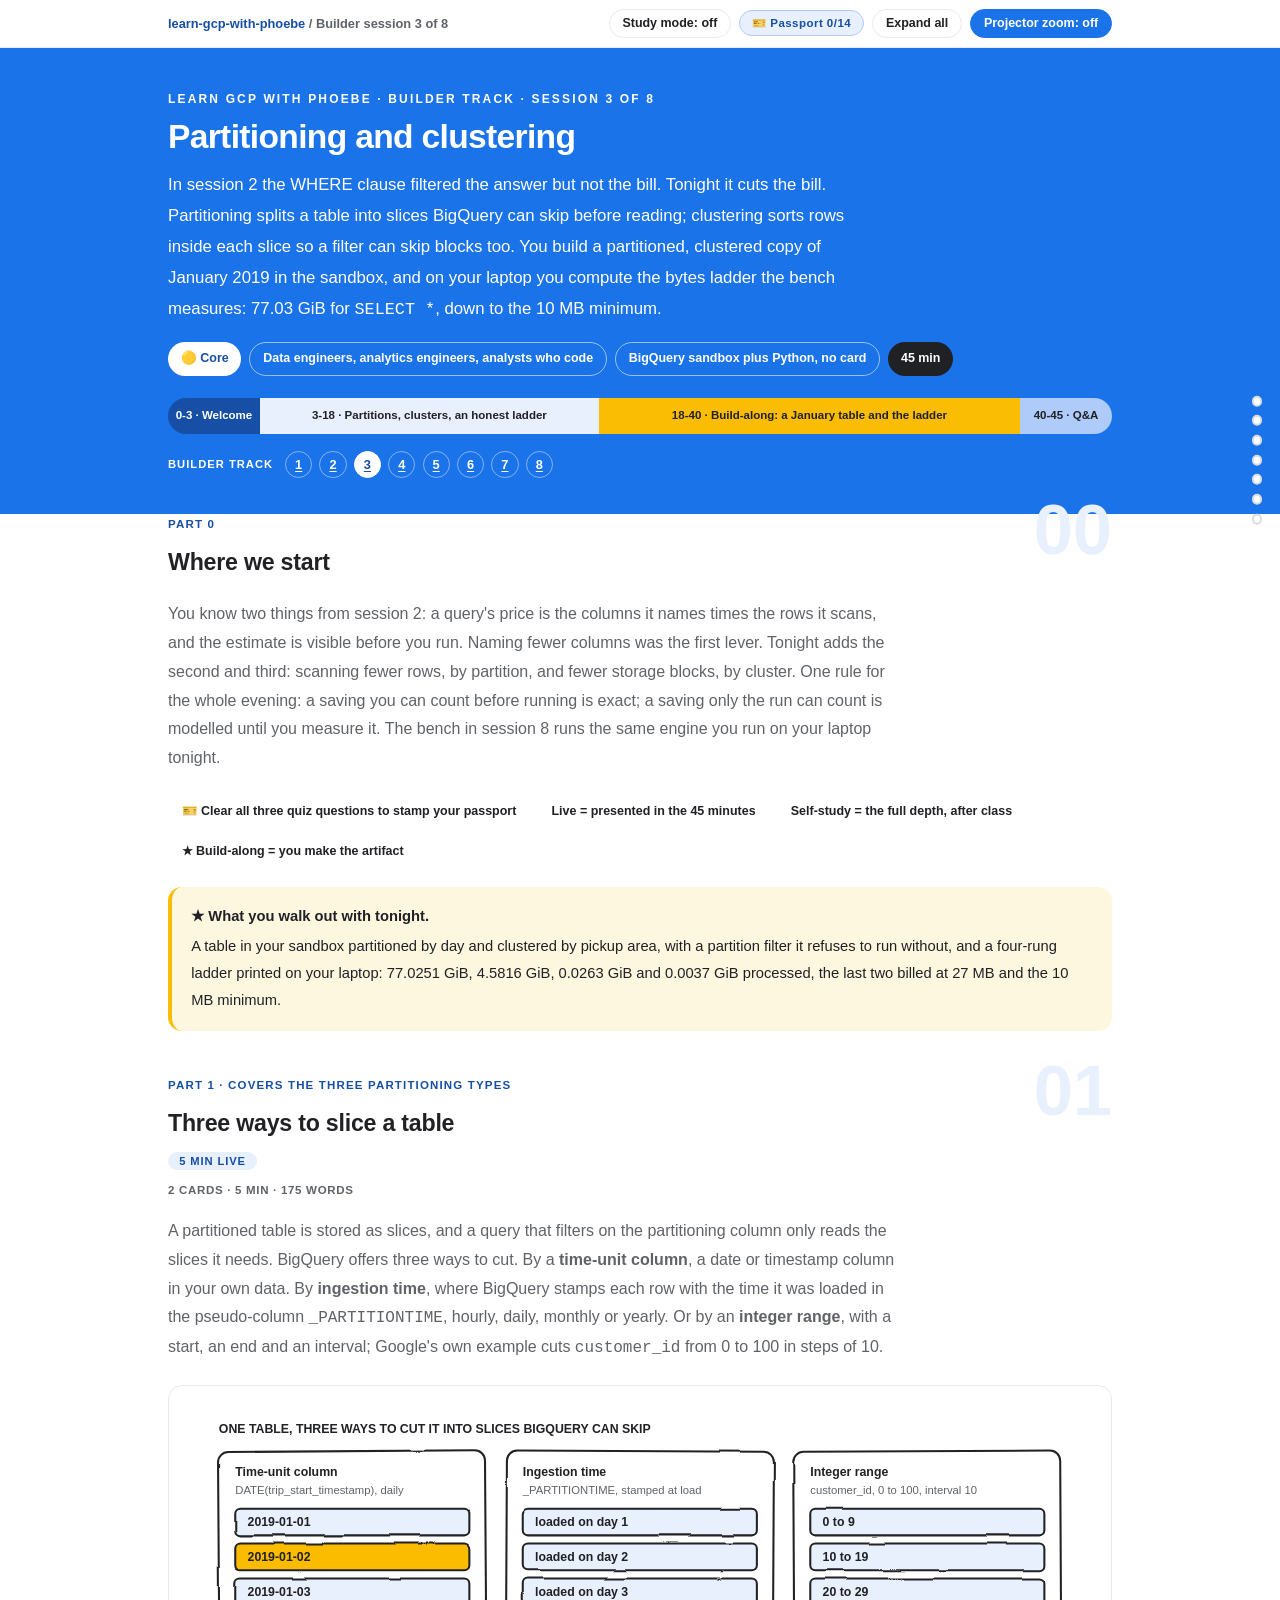
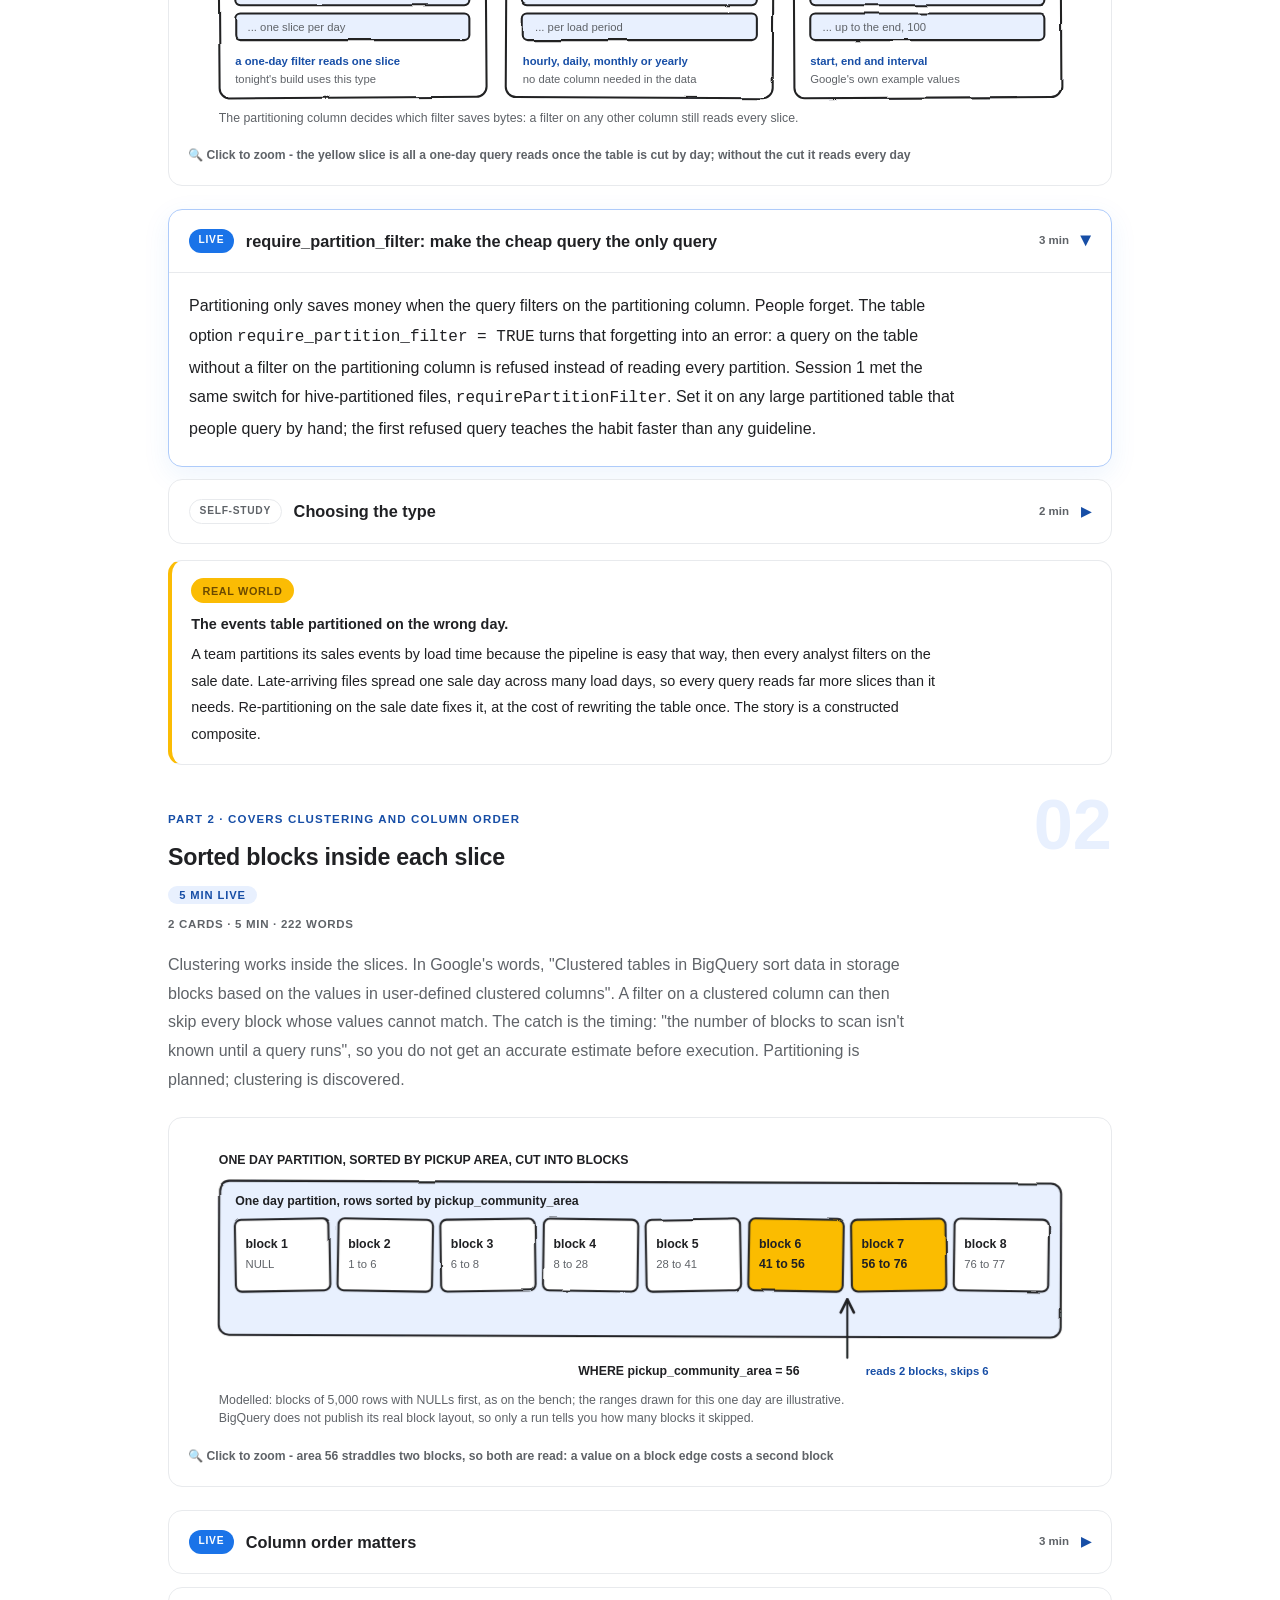
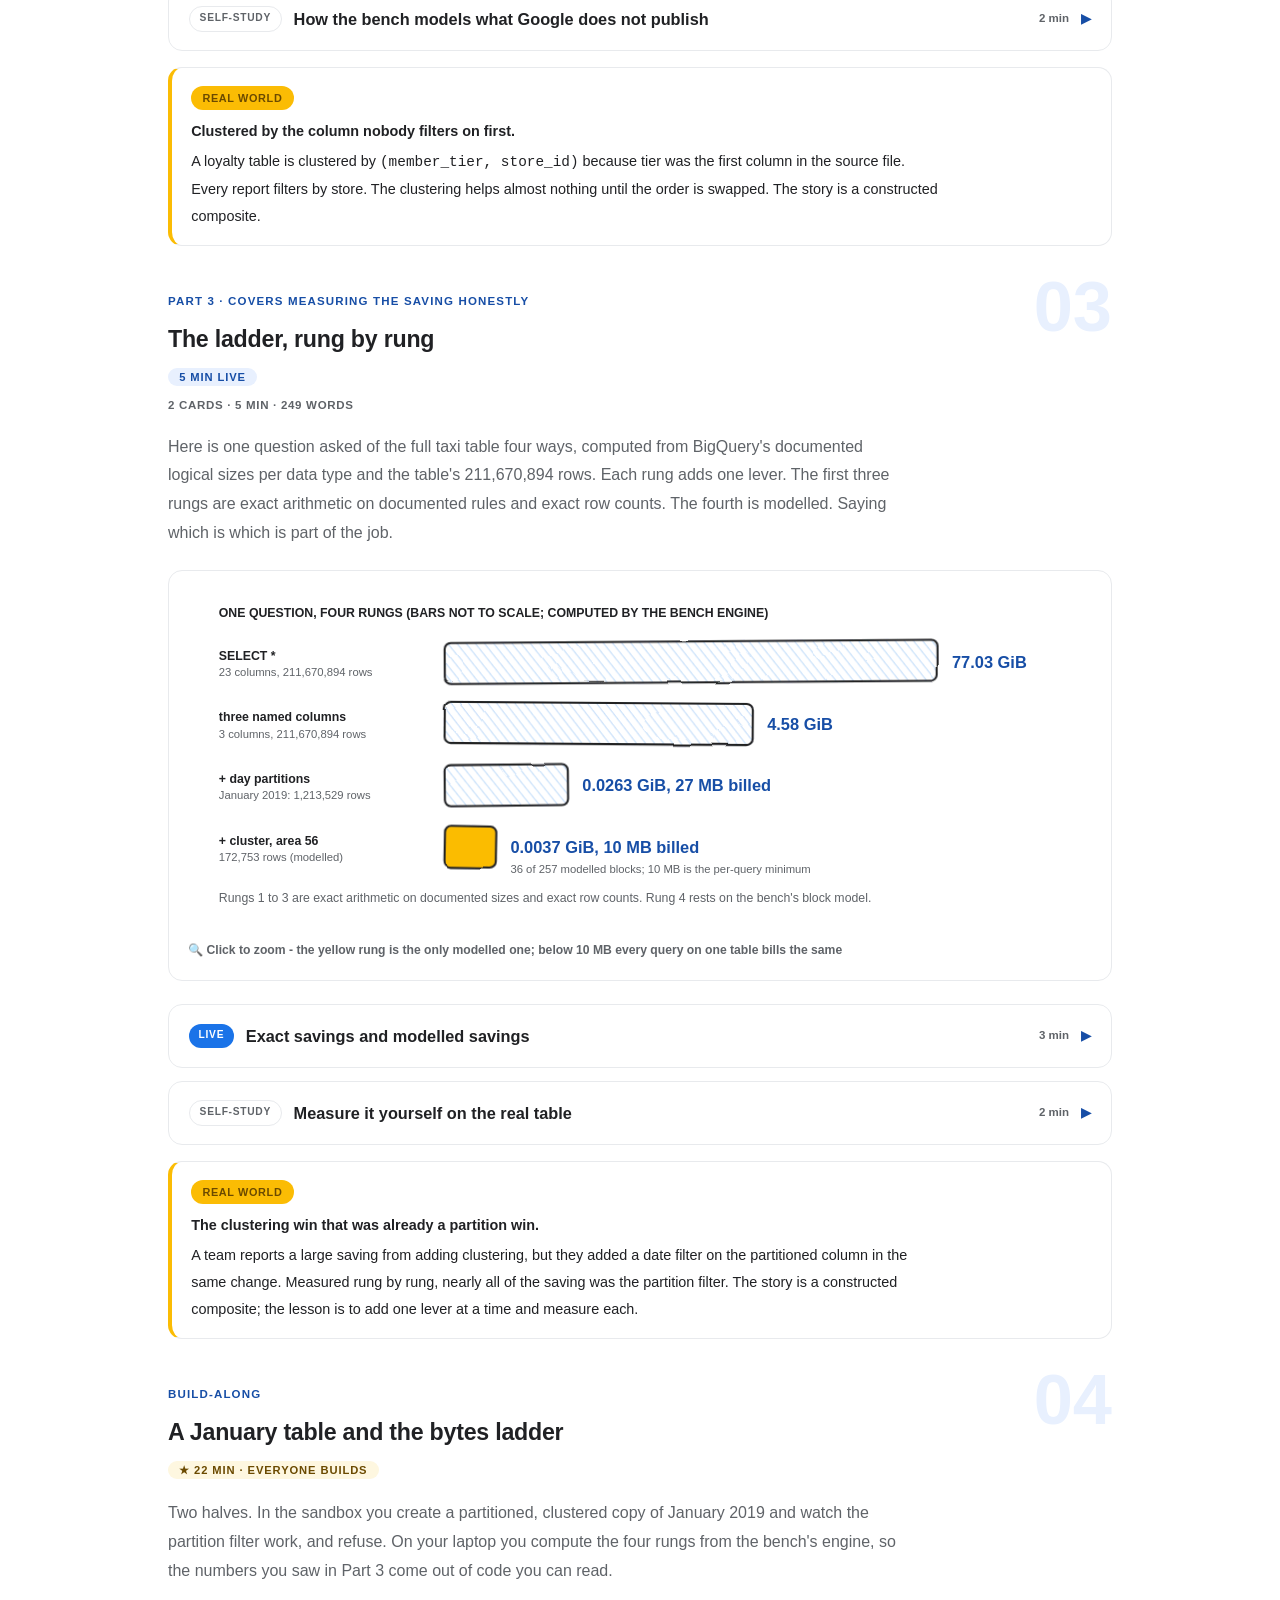
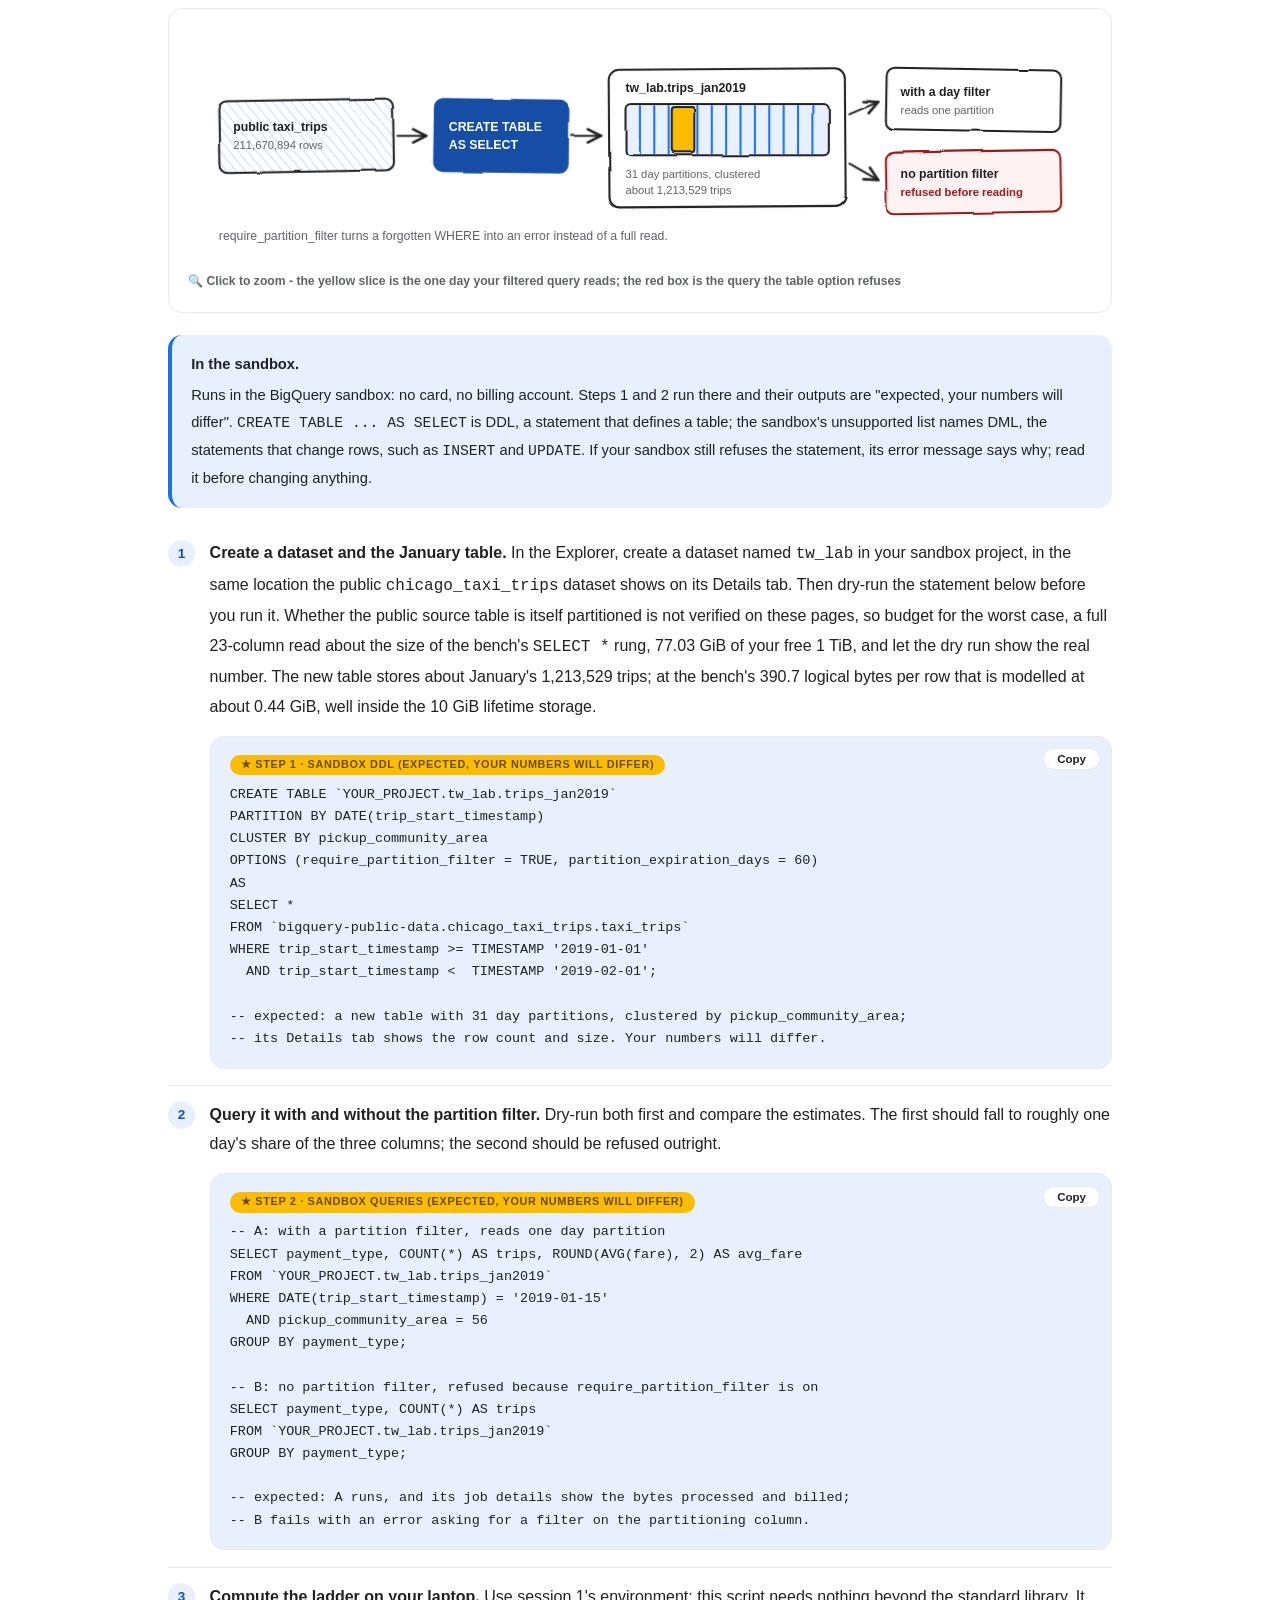
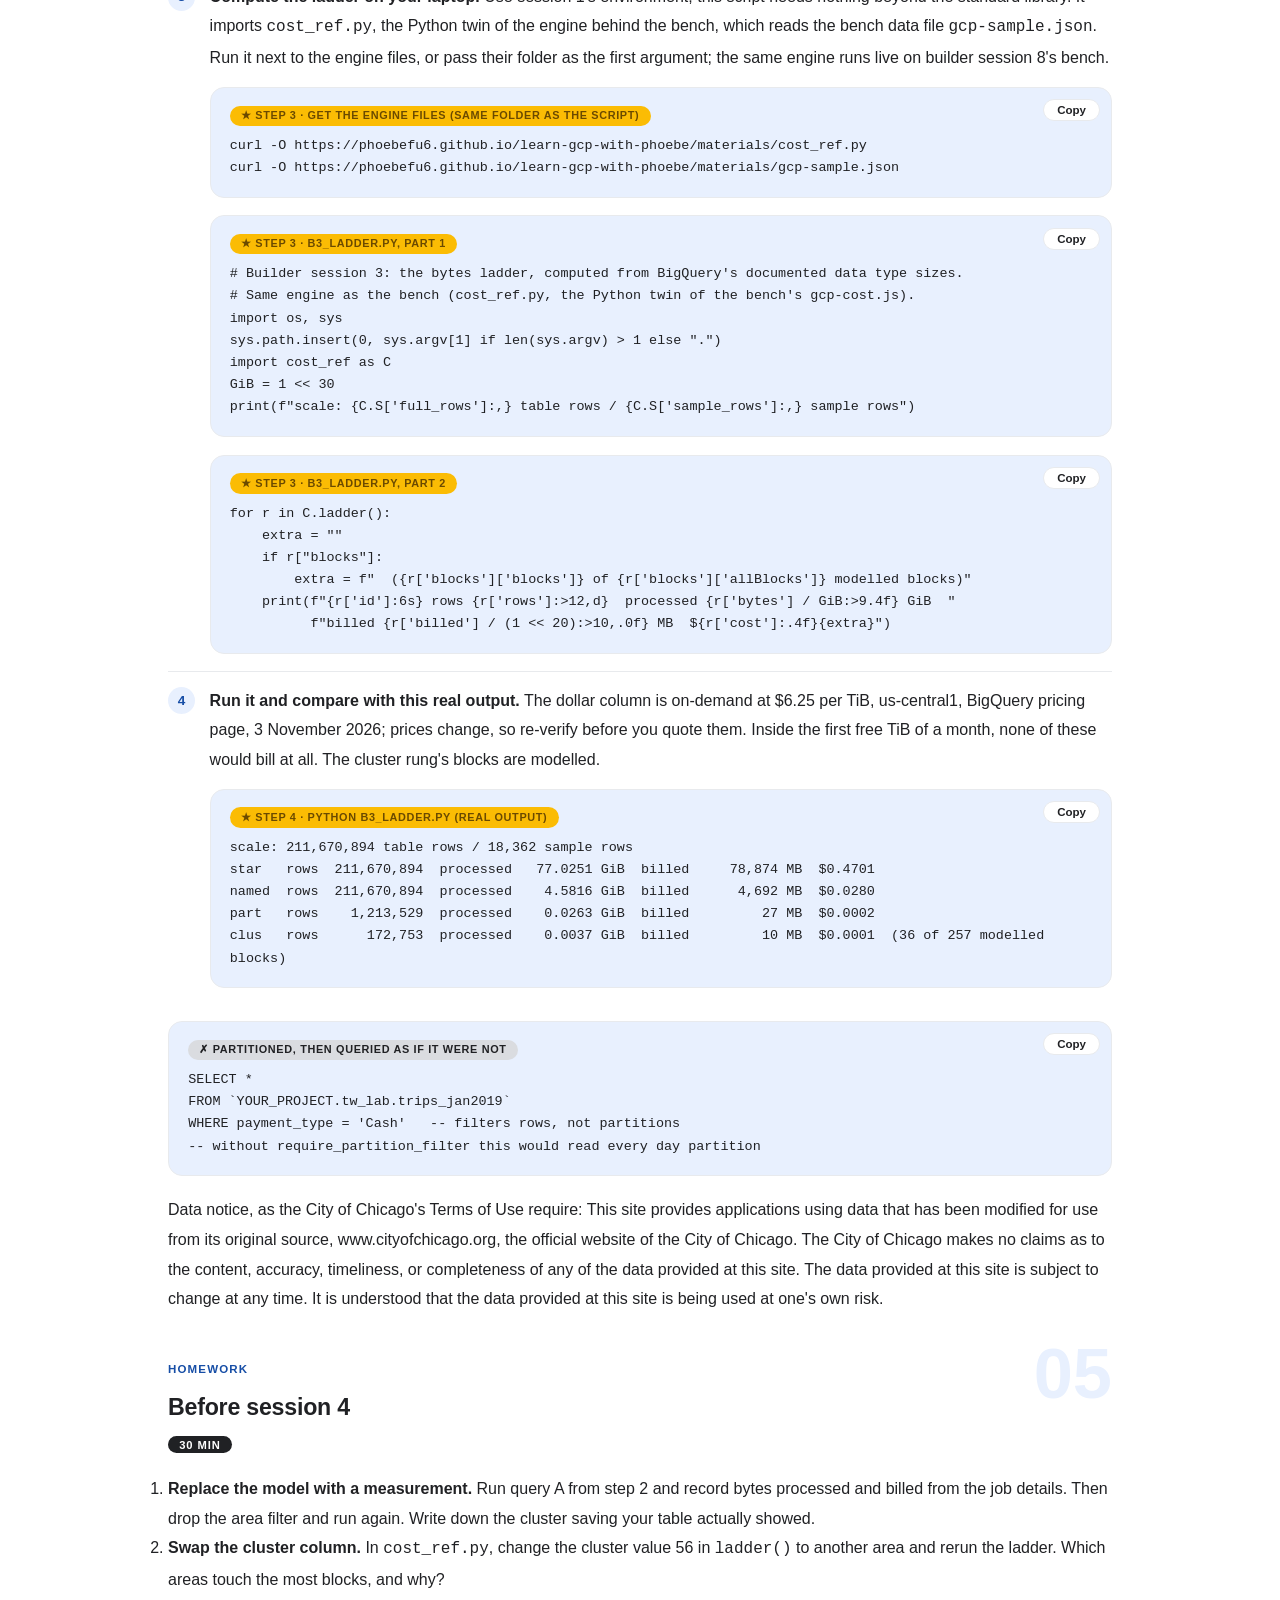
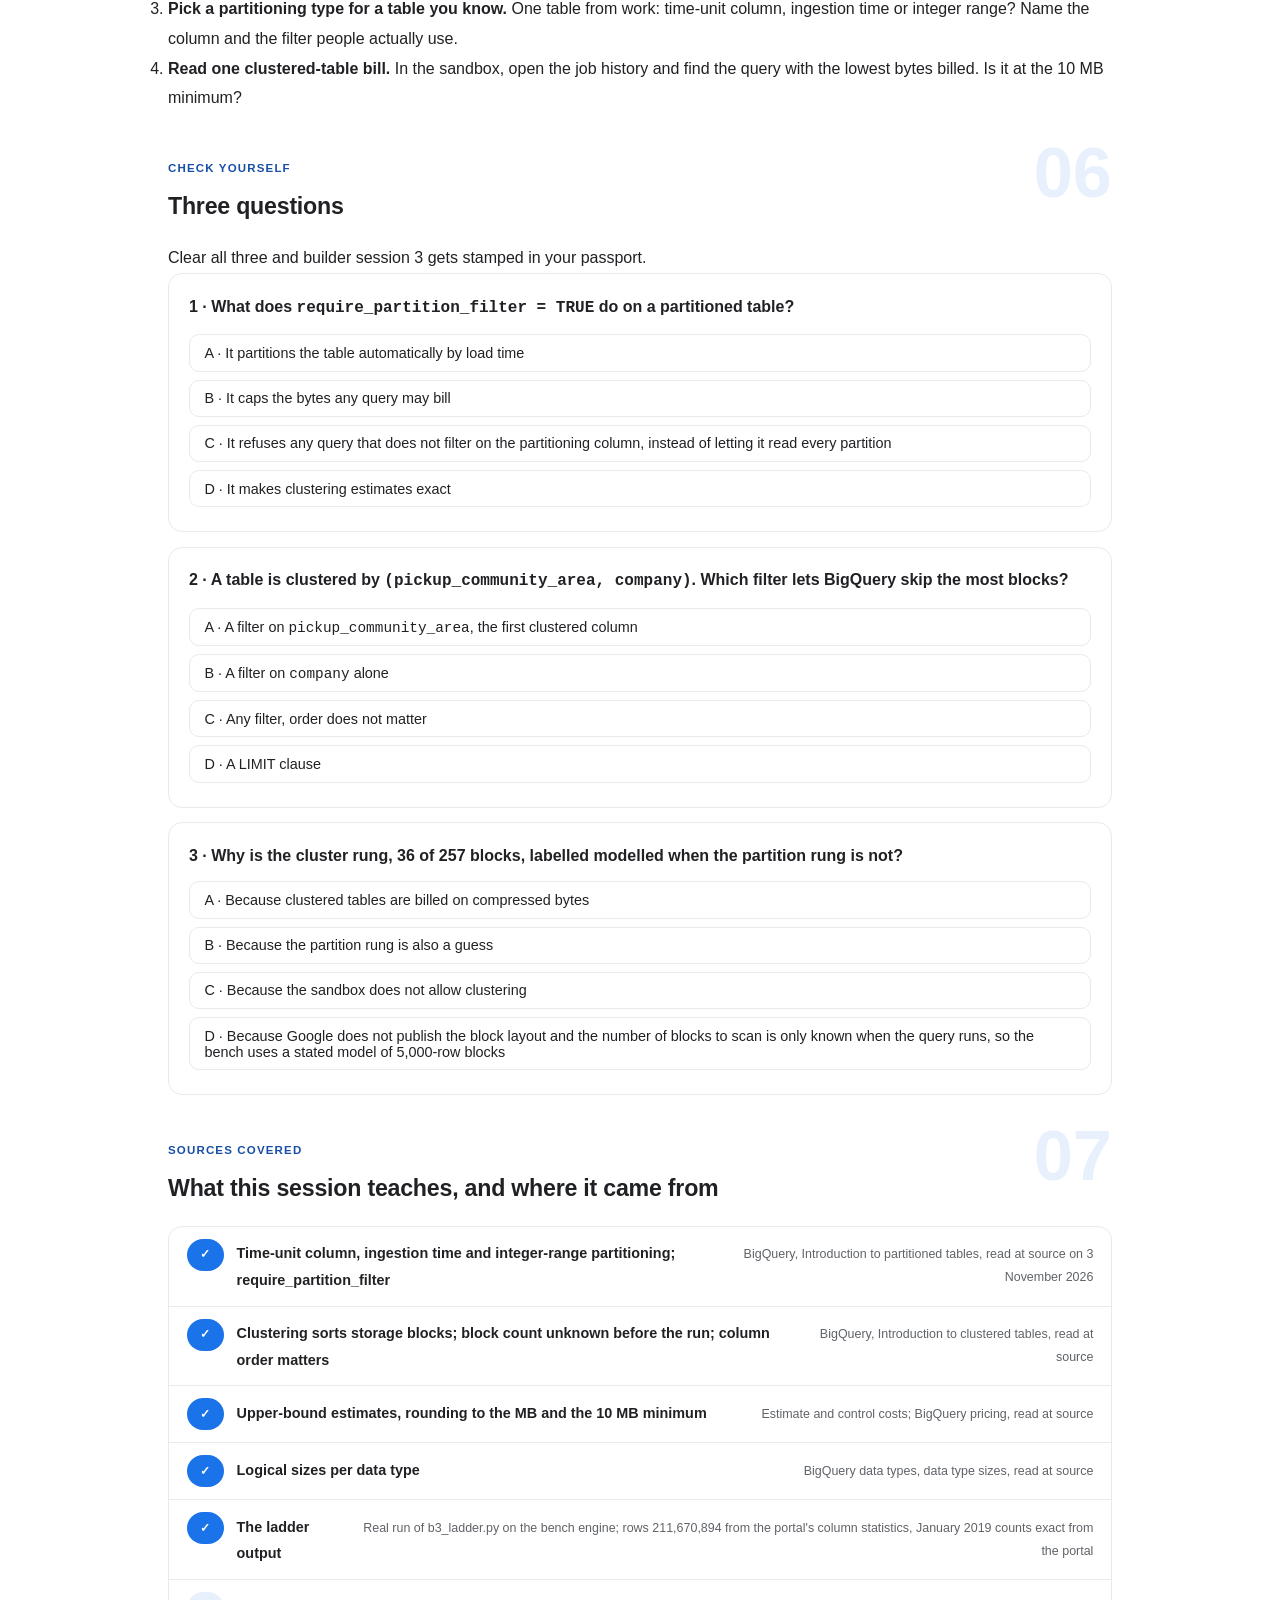
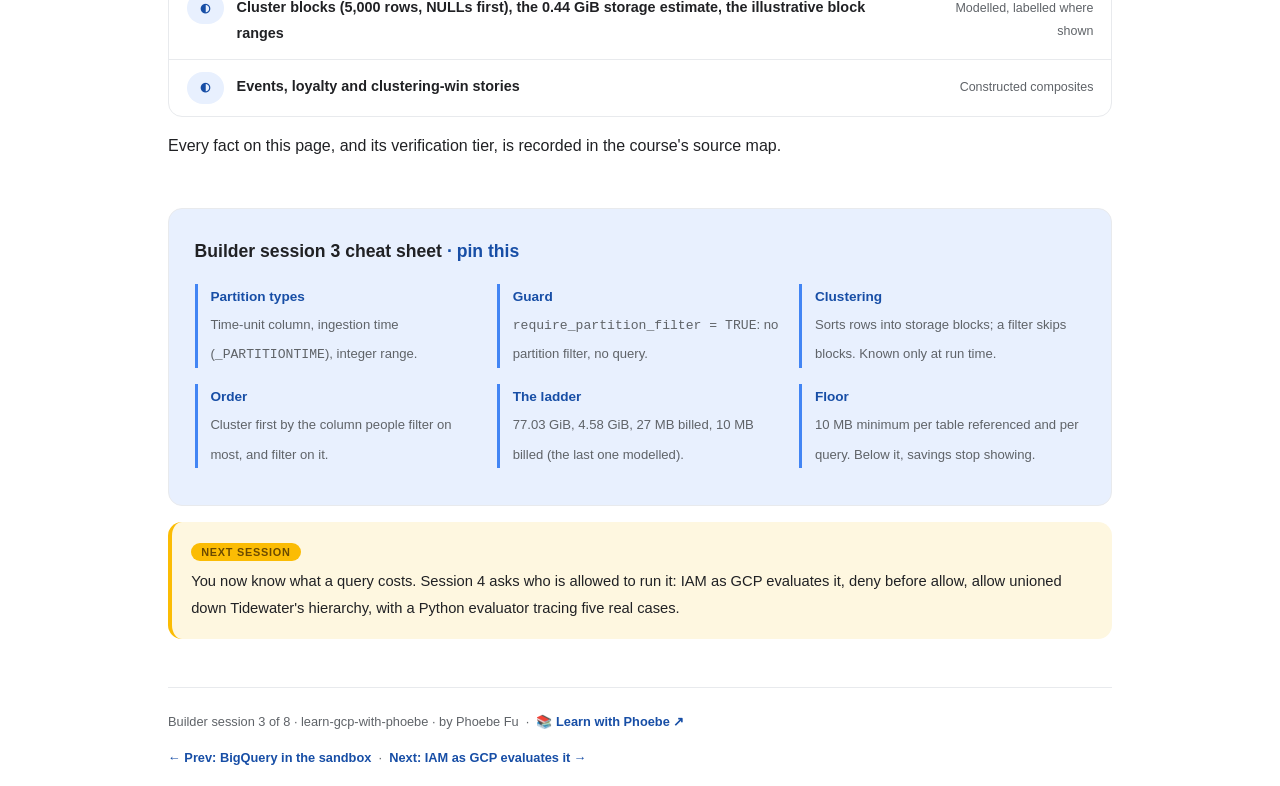
<file: courses/b3-partitioning-and-clustering.html>
<!DOCTYPE html>
<html lang="en">
<head>
<meta charset="UTF-8">
<meta name="viewport" content="width=device-width, initial-scale=1.0">
<!-- social:start -->
<meta name="description" content="Builder session 3 of 8. Partition a BigQuery table by day, cluster it inside each partition, and measure the saving honestly: from 77.03 GiB for SELECT * down to the 10 MB minimum, with the exact and the modelled rungs labelled.">
<meta property="og:type" content="article">
<meta property="og:site_name" content="Learn with Phoebe">
<meta property="og:title" content="Partitioning and clustering - learn gcp with phoebe">
<meta property="og:description" content="Builder session 3 of 8. Three partitioning types, clustering and column order, and a bytes ladder from 77.03 GiB to 10 MB billed.">
<meta property="og:url" content="https://phoebefu6.github.io/learn-gcp-with-phoebe/courses/b3-partitioning-and-clustering.html">
<meta property="og:image" content="https://phoebefu6.github.io/learn-gcp-with-phoebe/assets/og-cover.png">
<meta property="og:image:width" content="1200">
<meta property="og:image:height" content="630">
<meta name="twitter:card" content="summary_large_image">
<meta name="twitter:title" content="Partitioning and clustering - learn gcp with phoebe">
<meta name="twitter:description" content="Builder session 3 of 8. Partitions cut rows exactly; clustering cuts blocks, and only the run knows how many.">
<meta name="twitter:image" content="https://phoebefu6.github.io/learn-gcp-with-phoebe/assets/og-cover.png">
<!-- social:end -->
<title>Builder session 3 · Partitioning and clustering - learn gcp with phoebe</title>
<link rel="stylesheet" href="../assets/style.css?v=2">
</head>
<body>

<div class="toolbar">
  <div class="wrap">
    <span class="crumb"><a href="../index.html">learn-gcp-with-phoebe</a> / Builder session 3 of 8</span>
    <button class="btn" id="toggle-all" type="button">Expand all</button>
    <button class="btn primary" id="zoom-toggle" type="button">Projector zoom: off</button>
  </div>
</div>

<header class="masthead">
  <div class="wrap">
    <div class="eyebrow">Learn GCP with Phoebe · Builder track · Session 3 of 8</div>
    <h1>Partitioning and <span class="accent">clustering</span></h1>
    <p class="sub">In session 2 the WHERE clause filtered the answer but not the bill. Tonight it cuts the bill. Partitioning splits a table into slices BigQuery can skip before reading; clustering sorts rows inside each slice so a filter can skip blocks too. You build a partitioned, clustered copy of January 2019 in the sandbox, and on your laptop you compute the bytes ladder the bench measures: 77.03 GiB for <code>SELECT *</code>, down to the 10 MB minimum.</p>
    <div class="chip-row">
      <span class="chip level">🟡 Core</span>
      <span class="chip audience">Data engineers, analytics engineers, analysts who code</span>
      <span class="chip audience">BigQuery sandbox plus Python, no card</span>
      <span class="chip time">45 min</span>
    </div>
    <div class="agenda">
      <span class="a1" style="flex:1">0-3 · Welcome</span>
      <span class="a2" style="flex:4">3-18 · Partitions, clusters, an honest ladder</span>
      <span class="a3" style="flex:5">18-40 · Build-along: a January table and the ladder</span>
      <span class="a4" style="flex:1">40-45 · Q&amp;A</span>
    </div>
  </div>
</header>

<main class="wrap">

  <section class="section" id="intro">
    <div class="section-kicker">
      <span class="klabel">Part 0</span>
      <h2>Where we start</h2>
    </div>
    <p class="lede">You know two things from session 2: a query's price is the columns it names times the rows it scans, and the estimate is visible before you run. Naming fewer columns was the first lever. Tonight adds the second and third: scanning fewer rows, by partition, and fewer storage blocks, by cluster. One rule for the whole evening: a saving you can count before running is exact; a saving only the run can count is modelled until you measure it. The bench in session 8 runs the same engine you run on your laptop tonight.</p>

    <div class="legend">
      <span class="pill">🎫 Clear all three quiz questions to stamp your passport</span>
      <span class="pill">Live = presented in the 45 minutes</span>
      <span class="pill">Self-study = the full depth, after class</span>
      <span class="pill">★ Build-along = you make the artifact</span>
    </div>

    <div class="callout win">
      <p><strong>★ What you walk out with tonight.</strong> A table in your sandbox partitioned by day and clustered by pickup area, with a partition filter it refuses to run without, and a four-rung ladder printed on your laptop: 77.0251 GiB, 4.5816 GiB, 0.0263 GiB and 0.0037 GiB processed, the last two billed at 27 MB and the 10 MB minimum.</p>
    </div>
  </section>

  <section class="section" id="part-1">
    <div class="section-kicker">
      <span class="klabel">Part 1 · covers the three partitioning types</span>
      <h2>Three ways to slice a table</h2>
      <span class="tag concept">5 min live</span>
    </div>
    <p class="lede">A partitioned table is stored as slices, and a query that filters on the partitioning column only reads the slices it needs. BigQuery offers three ways to cut. By a <strong>time-unit column</strong>, a date or timestamp column in your own data. By <strong>ingestion time</strong>, where BigQuery stamps each row with the time it was loaded in the pseudo-column <code>_PARTITIONTIME</code>, hourly, daily, monthly or yearly. Or by an <strong>integer range</strong>, with a start, an end and an interval; Google's own example cuts <code>customer_id</code> from 0 to 100 in steps of 10.</p>

    <figure class="zoomable">
      <svg viewBox="0 0 880 320" xmlns="http://www.w3.org/2000/svg" role="img" aria-label="One table cut three ways, side by side. Left, time-unit column: DATE of trip_start_timestamp, one slice per day, 2019-01-01, 2019-01-02 highlighted as the one slice a one-day filter reads, 2019-01-03, and so on. Middle, ingestion time: the pseudo-column _PARTITIONTIME, slices by load time, hourly, daily, monthly or yearly. Right, integer range: Google's example customer_id from 0 to 100 in steps of 10, slices 0-9, 10-19, 20-29 and so on.">
        <defs>
          <filter id="b3aSk" x="-3%" y="-3%" width="106%" height="106%"><feTurbulence type="fractalNoise" baseFrequency="0.02" numOctaves="2" seed="37" result="n"/><feDisplacementMap in="SourceGraphic" in2="n" scale="2.4" xChannelSelector="R" yChannelSelector="G"/></filter>
        </defs>
        <style>
          .b3aH { font: 800 12px Inter, sans-serif; fill: #202124; }
          .b3aL { font: 600 12px Inter, sans-serif; fill: #202124; }
          .b3aS { font: 400 11px Inter, sans-serif; fill: #5F6368; }
          .b3aA { font: 700 11px Inter, sans-serif; fill: #174EA6; }
          .b3aN { font: 400 12px Inter, sans-serif; fill: #5F6368; }
        </style>

        <text class="b3aH" x="30" y="26">ONE TABLE, THREE WAYS TO CUT IT INTO SLICES BIGQUERY CAN SKIP</text>

        <g filter="url(#b3aSk)" fill="none" stroke="#202124" stroke-width="2" stroke-linecap="round" stroke-linejoin="round">
          <rect x="30" y="44" width="260" height="240" rx="10" transform="rotate(-0.4 160 164)" fill="#FFFFFF"/>
          <rect x="310" y="44" width="260" height="240" rx="10" transform="rotate(0.3 440 164)" fill="#FFFFFF"/>
          <rect x="590" y="44" width="260" height="240" rx="10" transform="rotate(-0.3 720 164)" fill="#FFFFFF"/>
          <rect x="46" y="100" width="228" height="26" rx="5" fill="#E8F0FE"/>
          <rect x="46" y="134" width="228" height="26" rx="5" fill="#FBBC04"/>
          <rect x="46" y="168" width="228" height="26" rx="5" fill="#E8F0FE"/>
          <rect x="46" y="202" width="228" height="26" rx="5" fill="#E8F0FE"/>
          <rect x="326" y="100" width="228" height="26" rx="5" fill="#E8F0FE"/>
          <rect x="326" y="134" width="228" height="26" rx="5" fill="#E8F0FE"/>
          <rect x="326" y="168" width="228" height="26" rx="5" fill="#E8F0FE"/>
          <rect x="326" y="202" width="228" height="26" rx="5" fill="#E8F0FE"/>
          <rect x="606" y="100" width="228" height="26" rx="5" fill="#E8F0FE"/>
          <rect x="606" y="134" width="228" height="26" rx="5" fill="#E8F0FE"/>
          <rect x="606" y="168" width="228" height="26" rx="5" fill="#E8F0FE"/>
          <rect x="606" y="202" width="228" height="26" rx="5" fill="#E8F0FE"/>
        </g>

        <text class="b3aL" x="46" y="68">Time-unit column</text>
        <text class="b3aS" x="46" y="86">DATE(trip_start_timestamp), daily</text>
        <text class="b3aL" x="58" y="117">2019-01-01</text>
        <text class="b3aL" x="58" y="151">2019-01-02</text>
        <text class="b3aL" x="58" y="185">2019-01-03</text>
        <text class="b3aS" x="58" y="219">... one slice per day</text>
        <text class="b3aA" x="46" y="252">a one-day filter reads one slice</text>
        <text class="b3aS" x="46" y="270">tonight's build uses this type</text>

        <text class="b3aL" x="326" y="68">Ingestion time</text>
        <text class="b3aS" x="326" y="86">_PARTITIONTIME, stamped at load</text>
        <text class="b3aL" x="338" y="117">loaded on day 1</text>
        <text class="b3aL" x="338" y="151">loaded on day 2</text>
        <text class="b3aL" x="338" y="185">loaded on day 3</text>
        <text class="b3aS" x="338" y="219">... per load period</text>
        <text class="b3aA" x="326" y="252">hourly, daily, monthly or yearly</text>
        <text class="b3aS" x="326" y="270">no date column needed in the data</text>

        <text class="b3aL" x="606" y="68">Integer range</text>
        <text class="b3aS" x="606" y="86">customer_id, 0 to 100, interval 10</text>
        <text class="b3aL" x="618" y="117">0 to 9</text>
        <text class="b3aL" x="618" y="151">10 to 19</text>
        <text class="b3aL" x="618" y="185">20 to 29</text>
        <text class="b3aS" x="618" y="219">... up to the end, 100</text>
        <text class="b3aA" x="606" y="252">start, end and interval</text>
        <text class="b3aS" x="606" y="270">Google's own example values</text>

        <text class="b3aN" x="30" y="308">The partitioning column decides which filter saves bytes: a filter on any other column still reads every slice.</text>
      </svg>
      <figcaption>🔍 Click to zoom - the yellow slice is all a one-day query reads once the table is cut by day; without the cut it reads every day</figcaption>
    </figure>

    <details class="card" open>
      <summary><span class="mode live">Live</span>require_partition_filter: make the cheap query the only query<span class="mini">3 min</span><span class="caret">▶</span></summary>
      <div class="body">
        <p>Partitioning only saves money when the query filters on the partitioning column. People forget. The table option <code>require_partition_filter = TRUE</code> turns that forgetting into an error: a query on the table without a filter on the partitioning column is refused instead of reading every partition. Session 1 met the same switch for hive-partitioned files, <code>requirePartitionFilter</code>. Set it on any large partitioned table that people query by hand; the first refused query teaches the habit faster than any guideline.</p>
      </div>
    </details>

    <details class="card">
      <summary><span class="mode self">Self-study</span>Choosing the type<span class="mini">2 min</span><span class="caret">▶</span></summary>
      <div class="body">
        <p>Use a <strong>time-unit column</strong> when the data carries the time people filter on, as the taxi trips do with <code>trip_start_timestamp</code>: an event's own time is what analysts ask about. Use <strong>ingestion time</strong> when rows arrive without a trustworthy timestamp, or when "what did we load yesterday" is the real question. Use an <strong>integer range</strong> when the filter is a numeric key, a store number or a customer bucket, with evenly spread values. A rule of thumb that is ours, not Google's: if nobody filters on the column, it is the wrong partitioning column, however natural it looks.</p>
      </div>
    </details>

    <div class="callout example">
      <span class="ex-pill">Real world</span>
      <p><strong>The events table partitioned on the wrong day.</strong> A team partitions its sales events by load time because the pipeline is easy that way, then every analyst filters on the sale date. Late-arriving files spread one sale day across many load days, so every query reads far more slices than it needs. Re-partitioning on the sale date fixes it, at the cost of rewriting the table once. The story is a constructed composite.</p>
    </div>
  </section>

  <section class="section" id="part-2">
    <div class="section-kicker">
      <span class="klabel">Part 2 · covers clustering and column order</span>
      <h2>Sorted blocks inside each slice</h2>
      <span class="tag concept">5 min live</span>
    </div>
    <p class="lede">Clustering works inside the slices. In Google's words, "Clustered tables in BigQuery sort data in storage blocks based on the values in user-defined clustered columns". A filter on a clustered column can then skip every block whose values cannot match. The catch is the timing: "the number of blocks to scan isn't known until a query runs", so you do not get an accurate estimate before execution. Partitioning is planned; clustering is discovered.</p>

    <figure class="zoomable">
      <svg viewBox="0 0 880 290" xmlns="http://www.w3.org/2000/svg" role="img" aria-label="One day partition of the taxi table, its rows sorted by pickup_community_area and cut into eight blocks, from NULLs first up to area 77. A filter WHERE pickup_community_area equals 56 touches only the two blocks whose value ranges include 56; the other six blocks are skipped. A note says the blocks of 5,000 rows are the bench's model and the ranges drawn are illustrative.">
        <defs>
          <filter id="b3bSk" x="-3%" y="-3%" width="106%" height="106%"><feTurbulence type="fractalNoise" baseFrequency="0.02" numOctaves="2" seed="41" result="n"/><feDisplacementMap in="SourceGraphic" in2="n" scale="2.4" xChannelSelector="R" yChannelSelector="G"/></filter>
          <marker id="b3bAr" viewBox="0 0 10 10" refX="9" refY="5" markerWidth="8" markerHeight="8" orient="auto"><path d="M1 1 L9 5 L1 9" fill="none" stroke="#202124" stroke-width="1.6" stroke-linecap="round"/></marker>
        </defs>
        <style>
          .b3bH { font: 800 12px Inter, sans-serif; fill: #202124; }
          .b3bL { font: 600 12px Inter, sans-serif; fill: #202124; }
          .b3bS { font: 400 11px Inter, sans-serif; fill: #5F6368; }
          .b3bA { font: 700 11px Inter, sans-serif; fill: #174EA6; }
          .b3bN { font: 400 12px Inter, sans-serif; fill: #5F6368; }
        </style>

        <text class="b3bH" x="30" y="26">ONE DAY PARTITION, SORTED BY PICKUP AREA, CUT INTO BLOCKS</text>

        <g filter="url(#b3bSk)" fill="none" stroke="#202124" stroke-width="2" stroke-linecap="round" stroke-linejoin="round">
          <rect x="30" y="44" width="820" height="150" rx="10" transform="rotate(0.2 440 119)" fill="#E8F0FE"/>
          <rect x="46" y="80" width="92" height="70" rx="6" transform="rotate(-1 92 115)" fill="#FFFFFF"/>
          <rect x="146" y="80" width="92" height="70" rx="6" transform="rotate(1 192 115)" fill="#FFFFFF"/>
          <rect x="246" y="80" width="92" height="70" rx="6" transform="rotate(-0.8 292 115)" fill="#FFFFFF"/>
          <rect x="346" y="80" width="92" height="70" rx="6" transform="rotate(0.8 392 115)" fill="#FFFFFF"/>
          <rect x="446" y="80" width="92" height="70" rx="6" transform="rotate(-1 492 115)" fill="#FFFFFF"/>
          <rect x="546" y="80" width="92" height="70" rx="6" transform="rotate(1 592 115)" fill="#FBBC04"/>
          <rect x="646" y="80" width="92" height="70" rx="6" transform="rotate(-0.8 692 115)" fill="#FBBC04"/>
          <rect x="746" y="80" width="92" height="70" rx="6" transform="rotate(0.8 792 115)" fill="#FFFFFF"/>
          <path d="M642 214 L642 158" marker-end="url(#b3bAr)"/>
        </g>

        <text class="b3bL" x="46" y="66">One day partition, rows sorted by pickup_community_area</text>
        <text class="b3bL" x="56" y="108">block 1</text>
        <text class="b3bS" x="56" y="128">NULL</text>
        <text class="b3bL" x="156" y="108">block 2</text>
        <text class="b3bS" x="156" y="128">1 to 6</text>
        <text class="b3bL" x="256" y="108">block 3</text>
        <text class="b3bS" x="256" y="128">6 to 8</text>
        <text class="b3bL" x="356" y="108">block 4</text>
        <text class="b3bS" x="356" y="128">8 to 28</text>
        <text class="b3bL" x="456" y="108">block 5</text>
        <text class="b3bS" x="456" y="128">28 to 41</text>
        <text class="b3bL" x="556" y="108">block 6</text>
        <text class="b3bL" x="556" y="128">41 to 56</text>
        <text class="b3bL" x="656" y="108">block 7</text>
        <text class="b3bL" x="656" y="128">56 to 76</text>
        <text class="b3bL" x="756" y="108">block 8</text>
        <text class="b3bS" x="756" y="128">76 to 77</text>

        <text class="b3bL" x="380" y="232">WHERE pickup_community_area = 56</text>
        <text class="b3bA" x="660" y="232">reads 2 blocks, skips 6</text>

        <text class="b3bN" x="30" y="260">Modelled: blocks of 5,000 rows with NULLs first, as on the bench; the ranges drawn for this one day are illustrative.</text>
        <text class="b3bN" x="30" y="278">BigQuery does not publish its real block layout, so only a run tells you how many blocks it skipped.</text>
      </svg>
      <figcaption>🔍 Click to zoom - area 56 straddles two blocks, so both are read: a value on a block edge costs a second block</figcaption>
    </figure>

    <details class="card">
      <summary><span class="mode live">Live</span>Column order matters<span class="mini">3 min</span><span class="caret">▶</span></summary>
      <div class="body">
        <p>A table can be clustered by several columns, and the order you list them in is the order the rows are sorted. Google's clustered-tables page explains that order matters: the sort is by the first column, then by the second within equal values of the first, and so on. So a filter on the first clustered column can skip blocks well; a filter only on the second or third, with nothing on the first, usually cannot, because those values are scattered across the blocks. Put first the column people filter on most, and filter on it in your queries.</p>
        <p>For the taxi table, <code>pickup_community_area</code> first makes sense if dashboards are cut by area. If they are mostly cut by company, it should be <code>company</code>. The data does not decide this; the queries do.</p>
      </div>
    </details>

    <details class="card">
      <summary><span class="mode self">Self-study</span>How the bench models what Google does not publish<span class="mini">2 min</span><span class="caret">▶</span></summary>
      <div class="body">
        <p>Google does not publish block sizes or how a real clustered table is laid out, so the bench uses a stated model: each January 2019 day partition sorted by <code>pickup_community_area</code>, NULLs first, cut into blocks of 5,000 rows, and a filter reads every block its value touches. Under that model, area 56 (Midway) touches 36 of 257 blocks in January, 172,753 rows. That is a teaching model, labelled modelled wherever it appears. The real figure comes from running the query and reading the bytes billed in the job details.</p>
      </div>
    </details>

    <div class="callout example">
      <span class="ex-pill">Real world</span>
      <p><strong>Clustered by the column nobody filters on first.</strong> A loyalty table is clustered by <code>(member_tier, store_id)</code> because tier was the first column in the source file. Every report filters by store. The clustering helps almost nothing until the order is swapped. The story is a constructed composite.</p>
    </div>
  </section>

  <section class="section" id="part-3">
    <div class="section-kicker">
      <span class="klabel">Part 3 · covers measuring the saving honestly</span>
      <h2>The ladder, rung by rung</h2>
      <span class="tag concept">5 min live</span>
    </div>
    <p class="lede">Here is one question asked of the full taxi table four ways, computed from BigQuery's documented logical sizes per data type and the table's 211,670,894 rows. Each rung adds one lever. The first three rungs are exact arithmetic on documented rules and exact row counts. The fourth is modelled. Saying which is which is part of the job.</p>

    <figure class="zoomable">
      <svg viewBox="0 0 880 330" xmlns="http://www.w3.org/2000/svg" role="img" aria-label="Four bars, not to scale. SELECT star, 23 columns times 211,670,894 rows: 77.03 GiB processed. Three named columns, all rows: 4.58 GiB. Plus day partitions, January 2019, 1,213,529 rows: 0.0263 GiB processed, 27 MB billed. Plus clustering on area 56, 172,753 rows, modelled: 0.0037 GiB processed, 10 MB billed, the minimum, 36 of 257 modelled blocks. The last bar is highlighted as the only modelled rung.">
        <defs>
          <filter id="b3cSk" x="-3%" y="-3%" width="106%" height="106%"><feTurbulence type="fractalNoise" baseFrequency="0.02" numOctaves="2" seed="47" result="n"/><feDisplacementMap in="SourceGraphic" in2="n" scale="2.4" xChannelSelector="R" yChannelSelector="G"/></filter>
          <pattern id="b3cHc" patternUnits="userSpaceOnUse" width="7" height="7" patternTransform="rotate(-38)"><line x1="0" y1="0" x2="0" y2="7" stroke="#1A73E8" stroke-width="1" opacity=".5"/></pattern>
        </defs>
        <style>
          .b3cH { font: 800 12px Inter, sans-serif; fill: #202124; }
          .b3cL { font: 600 12px Inter, sans-serif; fill: #202124; }
          .b3cS { font: 400 11px Inter, sans-serif; fill: #5F6368; }
          .b3cV { font: 800 16px Inter, sans-serif; fill: #174EA6; }
          .b3cN { font: 400 12px Inter, sans-serif; fill: #5F6368; }
        </style>

        <text class="b3cH" x="30" y="26">ONE QUESTION, FOUR RUNGS (BARS NOT TO SCALE; COMPUTED BY THE BENCH ENGINE)</text>

        <g filter="url(#b3cSk)" fill="none" stroke="#202124" stroke-width="2" stroke-linecap="round" stroke-linejoin="round">
          <rect x="250" y="50" width="480" height="40" rx="6" transform="rotate(-0.4 490 70)" fill="url(#b3cHc)"/>
          <rect x="250" y="110" width="300" height="40" rx="6" transform="rotate(0.4 400 130)" fill="url(#b3cHc)"/>
          <rect x="250" y="170" width="120" height="40" rx="6" transform="rotate(-0.6 310 190)" fill="url(#b3cHc)"/>
          <rect x="250" y="230" width="50" height="40" rx="6" transform="rotate(1 275 250)" fill="#FBBC04"/>
        </g>

        <text class="b3cL" x="30" y="68">SELECT *</text>
        <text class="b3cS" x="30" y="84">23 columns, 211,670,894 rows</text>
        <text class="b3cV" x="744" y="76">77.03 GiB</text>
        <text class="b3cL" x="30" y="128">three named columns</text>
        <text class="b3cS" x="30" y="144">3 columns, 211,670,894 rows</text>
        <text class="b3cV" x="564" y="136">4.58 GiB</text>
        <text class="b3cL" x="30" y="188">+ day partitions</text>
        <text class="b3cS" x="30" y="204">January 2019: 1,213,529 rows</text>
        <text class="b3cV" x="384" y="196">0.0263 GiB, 27 MB billed</text>
        <text class="b3cL" x="30" y="248">+ cluster, area 56</text>
        <text class="b3cS" x="30" y="264">172,753 rows (modelled)</text>
        <text class="b3cV" x="314" y="256">0.0037 GiB, 10 MB billed</text>
        <text class="b3cS" x="314" y="276">36 of 257 modelled blocks; 10 MB is the per-query minimum</text>

        <text class="b3cN" x="30" y="304">Rungs 1 to 3 are exact arithmetic on documented sizes and exact row counts. Rung 4 rests on the bench's block model.</text>
      </svg>
      <figcaption>🔍 Click to zoom - the yellow rung is the only modelled one; below 10 MB every query on one table bills the same</figcaption>
    </figure>

    <details class="card">
      <summary><span class="mode live">Live</span>Exact savings and modelled savings<span class="mini">3 min</span><span class="caret">▶</span></summary>
      <div class="body">
        <p><strong>Columns are exact.</strong> Logical sizes are documented per type, 8 bytes for an INT64, FLOAT64 or TIMESTAMP, 2 bytes plus the text length for a STRING, so three columns instead of 23 is arithmetic: 77.03 GiB becomes 4.58 GiB. <strong>Partitions are exact.</strong> January 2019 has 1,213,529 trips, an exact count from the city's portal, so a filter on that month reads exactly those rows: 0.0263 GiB, billed at 27 MB because charges round up to the nearest MB. <strong>Clustering is modelled.</strong> The 36 of 257 blocks come from the bench's block model, and Google says the number of blocks to scan is not known until a query runs. The dry run on a clustered table is therefore an upper bound, and the real saving can be larger or smaller than the model's.</p>
        <p>One more honest note: the last rung processes 0.0037 GiB but bills 10 MB, because BigQuery charges "a minimum 10 MB data processed per table referenced by the query". Past a point, cutting bytes no longer shows on the bill.</p>
      </div>
    </details>

    <details class="card">
      <summary><span class="mode self">Self-study</span>Measure it yourself on the real table<span class="mini">2 min</span><span class="caret">▶</span></summary>
      <div class="body">
        <p>After the build-along, run the same three-column query on your new table twice, once filtered to one day and once filtered to one day and area 56. Open each job's details and note the bytes processed and billed. The partition rung should match the exact arithmetic closely for your one day; the cluster rung is the number that replaces the model for your table. Record both, with the date, because Google can change storage internals without notice.</p>
      </div>
    </details>

    <div class="callout example">
      <span class="ex-pill">Real world</span>
      <p><strong>The clustering win that was already a partition win.</strong> A team reports a large saving from adding clustering, but they added a date filter on the partitioned column in the same change. Measured rung by rung, nearly all of the saving was the partition filter. The story is a constructed composite; the lesson is to add one lever at a time and measure each.</p>
    </div>
  </section>

  <section class="section" id="demo-1">
    <div class="section-kicker">
      <span class="klabel">Build-along</span>
      <h2>A January table and the bytes ladder</h2>
      <span class="tag demo">★ 22 min · everyone builds</span>
    </div>
    <p class="lede">Two halves. In the sandbox you create a partitioned, clustered copy of January 2019 and watch the partition filter work, and refuse. On your laptop you compute the four rungs from the bench's engine, so the numbers you saw in Part 3 come out of code you can read.</p>

    <figure class="zoomable">
      <svg viewBox="0 0 880 226" xmlns="http://www.w3.org/2000/svg" role="img" aria-label="The public taxi table of 211,670,894 rows feeds a CREATE TABLE AS SELECT, which writes tw_lab.trips_jan2019: 31 day partitions clustered by pickup area, about 1,213,529 trips. A query with a day filter reads one partition. A query with no partition filter is refused before reading anything, because require_partition_filter is on.">
        <defs>
          <filter id="b3dSk" x="-3%" y="-3%" width="106%" height="106%"><feTurbulence type="fractalNoise" baseFrequency="0.02" numOctaves="2" seed="53" result="n"/><feDisplacementMap in="SourceGraphic" in2="n" scale="2.4" xChannelSelector="R" yChannelSelector="G"/></filter>
          <pattern id="b3dHc" patternUnits="userSpaceOnUse" width="7" height="7" patternTransform="rotate(-38)"><line x1="0" y1="0" x2="0" y2="7" stroke="#1A73E8" stroke-width="1" opacity=".5"/></pattern>
          <marker id="b3dAr" viewBox="0 0 10 10" refX="9" refY="5" markerWidth="8" markerHeight="8" orient="auto"><path d="M1 1 L9 5 L1 9" fill="none" stroke="#202124" stroke-width="1.6" stroke-linecap="round"/></marker>
        </defs>
        <style>
          .b3dL { font: 600 12px Inter, sans-serif; fill: #202124; }
          .b3dS { font: 400 11px Inter, sans-serif; fill: #5F6368; }
          .b3dW { font: 800 12px Inter, sans-serif; fill: #FFFFFF; }
          .b3dR { font: 800 11px Inter, sans-serif; fill: #991B1B; }
          .b3dN { font: 400 12px Inter, sans-serif; fill: #5F6368; }
        </style>

        <g filter="url(#b3dSk)" fill="none" stroke="#202124" stroke-width="2" stroke-linecap="round" stroke-linejoin="round">
          <rect x="30" y="70" width="170" height="70" rx="8" transform="rotate(-1 115 105)" fill="url(#b3dHc)"/>
          <rect x="240" y="70" width="130" height="70" rx="8" transform="rotate(0.8 305 105)" fill="#174EA6" stroke="#174EA6"/>
          <rect x="410" y="40" width="230" height="134" rx="10" transform="rotate(-0.4 525 107)" fill="#FFFFFF"/>
          <rect x="426" y="74" width="198" height="50" rx="5" fill="#E8F0FE"/>
          <path d="M440 76 L440 122 M454 76 L454 122 M468 76 L468 122 M496 76 L496 122 M510 76 L510 122 M524 76 L524 122 M538 76 L538 122 M552 76 L552 122 M566 76 L566 122 M580 76 L580 122 M594 76 L594 122 M608 76 L608 122" stroke="#1A73E8"/>
          <rect x="471" y="77" width="22" height="44" rx="3" fill="#FBBC04"/>
          <rect x="680" y="40" width="170" height="60" rx="8" transform="rotate(1 765 70)" fill="#FFFFFF"/>
          <rect x="680" y="120" width="170" height="60" rx="8" transform="rotate(-1 765 150)" fill="#FEF2F2" stroke="#991B1B"/>
          <path d="M204 105 L232 105" marker-end="url(#b3dAr)"/>
          <path d="M374 105 L402 105" marker-end="url(#b3dAr)"/>
          <path d="M644 84 L672 72" marker-end="url(#b3dAr)"/>
          <path d="M644 132 L672 148" marker-end="url(#b3dAr)"/>
        </g>

        <text class="b3dL" x="44" y="100">public taxi_trips</text>
        <text class="b3dS" x="44" y="118">211,670,894 rows</text>
        <text class="b3dW" x="254" y="100">CREATE TABLE</text>
        <text class="b3dW" x="254" y="118">AS SELECT</text>
        <text class="b3dL" x="426" y="62">tw_lab.trips_jan2019</text>
        <text class="b3dS" x="426" y="146">31 day partitions, clustered</text>
        <text class="b3dS" x="426" y="162">about 1,213,529 trips</text>
        <text class="b3dL" x="694" y="66">with a day filter</text>
        <text class="b3dS" x="694" y="84">reads one partition</text>
        <text class="b3dL" x="694" y="146">no partition filter</text>
        <text class="b3dR" x="694" y="164">refused before reading</text>

        <text class="b3dN" x="30" y="206">require_partition_filter turns a forgotten WHERE into an error instead of a full read.</text>
      </svg>
      <figcaption>🔍 Click to zoom - the yellow slice is the one day your filtered query reads; the red box is the query the table option refuses</figcaption>
    </figure>

    <div class="callout tip">
      <p><strong>In the sandbox.</strong> Runs in the BigQuery sandbox: no card, no billing account. Steps 1 and 2 run there and their outputs are "expected, your numbers will differ". <code>CREATE TABLE ... AS SELECT</code> is DDL, a statement that defines a table; the sandbox's unsupported list names DML, the statements that change rows, such as <code>INSERT</code> and <code>UPDATE</code>. If your sandbox still refuses the statement, its error message says why; read it before changing anything.</p>
    </div>

    <div class="steps">
      <div class="step">
        <p><strong>Create a dataset and the January table.</strong> In the Explorer, create a dataset named <code>tw_lab</code> in your sandbox project, in the same location the public <code>chicago_taxi_trips</code> dataset shows on its Details tab. Then dry-run the statement below before you run it. Whether the public source table is itself partitioned is not verified on these pages, so budget for the worst case, a full 23-column read about the size of the bench's <code>SELECT *</code> rung, 77.03 GiB of your free 1 TiB, and let the dry run show the real number. The new table stores about January's 1,213,529 trips; at the bench's 390.7 logical bytes per row that is modelled at about 0.44 GiB, well inside the 10 GiB lifetime storage.</p>
        <div class="prompt-box good"><span class="label">★ Step 1 · sandbox DDL (expected, your numbers will differ)</span>CREATE TABLE `YOUR_PROJECT.tw_lab.trips_jan2019`
PARTITION BY DATE(trip_start_timestamp)
CLUSTER BY pickup_community_area
OPTIONS (require_partition_filter = TRUE, partition_expiration_days = 60)
AS
SELECT *
FROM `bigquery-public-data.chicago_taxi_trips.taxi_trips`
WHERE trip_start_timestamp &gt;= TIMESTAMP '2019-01-01'
  AND trip_start_timestamp &lt;  TIMESTAMP '2019-02-01';

-- expected: a new table with 31 day partitions, clustered by pickup_community_area;
-- its Details tab shows the row count and size. Your numbers will differ.</div>
      </div>
      <div class="step">
        <p><strong>Query it with and without the partition filter.</strong> Dry-run both first and compare the estimates. The first should fall to roughly one day's share of the three columns; the second should be refused outright.</p>
        <div class="prompt-box good"><span class="label">★ Step 2 · sandbox queries (expected, your numbers will differ)</span>-- A: with a partition filter, reads one day partition
SELECT payment_type, COUNT(*) AS trips, ROUND(AVG(fare), 2) AS avg_fare
FROM `YOUR_PROJECT.tw_lab.trips_jan2019`
WHERE DATE(trip_start_timestamp) = '2019-01-15'
  AND pickup_community_area = 56
GROUP BY payment_type;

-- B: no partition filter, refused because require_partition_filter is on
SELECT payment_type, COUNT(*) AS trips
FROM `YOUR_PROJECT.tw_lab.trips_jan2019`
GROUP BY payment_type;

-- expected: A runs, and its job details show the bytes processed and billed;
-- B fails with an error asking for a filter on the partitioning column.</div>
      </div>
      <div class="step">
        <p><strong>Compute the ladder on your laptop.</strong> Use session 1's environment; this script needs nothing beyond the standard library. It imports <code>cost_ref.py</code>, the Python twin of the engine behind the bench, which reads the bench data file <code>gcp-sample.json</code>. Run it next to the engine files, or pass their folder as the first argument; the same engine runs live on builder session 8's bench.</p>
        <div class="prompt-box good"><span class="label">★ Step 3 · get the engine files (same folder as the script)</span>curl -O https://phoebefu6.github.io/learn-gcp-with-phoebe/materials/cost_ref.py
curl -O https://phoebefu6.github.io/learn-gcp-with-phoebe/materials/gcp-sample.json</div>
        <div class="prompt-box good"><span class="label">★ Step 3 · b3_ladder.py, part 1</span># Builder session 3: the bytes ladder, computed from BigQuery's documented data type sizes.
# Same engine as the bench (cost_ref.py, the Python twin of the bench's gcp-cost.js).
import os, sys
sys.path.insert(0, sys.argv[1] if len(sys.argv) &gt; 1 else ".")
import cost_ref as C
GiB = 1 &lt;&lt; 30
print(f"scale: {C.S['full_rows']:,} table rows / {C.S['sample_rows']:,} sample rows")</div>
        <div class="prompt-box good"><span class="label">★ Step 3 · b3_ladder.py, part 2</span>for r in C.ladder():
    extra = ""
    if r["blocks"]:
        extra = f"  ({r['blocks']['blocks']} of {r['blocks']['allBlocks']} modelled blocks)"
    print(f"{r['id']:6s} rows {r['rows']:&gt;12,d}  processed {r['bytes'] / GiB:&gt;9.4f} GiB  "
          f"billed {r['billed'] / (1 &lt;&lt; 20):&gt;10,.0f} MB  ${r['cost']:.4f}{extra}")</div>
      </div>
      <div class="step">
        <p><strong>Run it and compare with this real output.</strong> The dollar column is on-demand at $6.25 per TiB, us-central1, BigQuery pricing page, 3 November 2026; prices change, so re-verify before you quote them. Inside the first free TiB of a month, none of these would bill at all. The cluster rung's blocks are modelled.</p>
        <div class="prompt-box good"><span class="label">★ Step 4 · python b3_ladder.py (real output)</span>scale: 211,670,894 table rows / 18,362 sample rows
star   rows  211,670,894  processed   77.0251 GiB  billed     78,874 MB  $0.4701
named  rows  211,670,894  processed    4.5816 GiB  billed      4,692 MB  $0.0280
part   rows    1,213,529  processed    0.0263 GiB  billed         27 MB  $0.0002
clus   rows      172,753  processed    0.0037 GiB  billed         10 MB  $0.0001  (36 of 257 modelled blocks)</div>
      </div>
    </div>

    <div class="prompt-box bad"><span class="label">✗ Partitioned, then queried as if it were not</span>SELECT *
FROM `YOUR_PROJECT.tw_lab.trips_jan2019`
WHERE payment_type = 'Cash'   -- filters rows, not partitions
-- without require_partition_filter this would read every day partition</div>

    <p class="mono" style="margin-top:14px">Data notice, as the City of Chicago's Terms of Use require: This site provides applications using data that has been modified for use from its original source, www.cityofchicago.org, the official website of the City of Chicago. The City of Chicago makes no claims as to the content, accuracy, timeliness, or completeness of any of the data provided at this site. The data provided at this site is subject to change at any time. It is understood that the data provided at this site is being used at one's own risk.</p>
  </section>

  <section class="section" id="exercise">
    <div class="section-kicker">
      <span class="klabel">Homework</span>
      <h2>Before session 4</h2>
      <span class="tag exercise">30 min</span>
    </div>
    <ol>
      <li><strong>Replace the model with a measurement.</strong> Run query A from step 2 and record bytes processed and billed from the job details. Then drop the area filter and run again. Write down the cluster saving your table actually showed.</li>
      <li><strong>Swap the cluster column.</strong> In <code>cost_ref.py</code>, change the cluster value 56 in <code>ladder()</code> to another area and rerun the ladder. Which areas touch the most blocks, and why?</li>
      <li><strong>Pick a partitioning type for a table you know.</strong> One table from work: time-unit column, ingestion time or integer range? Name the column and the filter people actually use.</li>
      <li><strong>Read one clustered-table bill.</strong> In the sandbox, open the job history and find the query with the lowest bytes billed. Is it at the 10 MB minimum?</li>
    </ol>
  </section>

  <section class="section" id="quiz">
    <div class="section-kicker">
      <span class="klabel">Check yourself</span>
      <h2>Three questions</h2>
    </div>
    <p>Clear all three and builder session 3 gets stamped in your passport.</p>

    <div class="quiz-q" data-answer="2">
      <p class="qtext">1 · What does <code>require_partition_filter = TRUE</code> do on a partitioned table?</p>
      <button class="qopt" type="button">A · It partitions the table automatically by load time</button>
      <button class="qopt" type="button">B · It caps the bytes any query may bill</button>
      <button class="qopt" type="button">C · It refuses any query that does not filter on the partitioning column, instead of letting it read every partition</button>
      <button class="qopt" type="button">D · It makes clustering estimates exact</button>
      <p class="qwhy">It turns a forgotten partition filter into an error. The byte cap is a different setting, <code>maximum_bytes_billed</code>, from session 2.</p>
    </div>

    <div class="quiz-q" data-answer="0">
      <p class="qtext">2 · A table is clustered by <code>(pickup_community_area, company)</code>. Which filter lets BigQuery skip the most blocks?</p>
      <button class="qopt" type="button">A · A filter on <code>pickup_community_area</code>, the first clustered column</button>
      <button class="qopt" type="button">B · A filter on <code>company</code> alone</button>
      <button class="qopt" type="button">C · Any filter, order does not matter</button>
      <button class="qopt" type="button">D · A LIMIT clause</button>
      <p class="qwhy">Rows are sorted by the first clustered column first, so its values sit together in few blocks. Values of the second column are scattered unless the first is also filtered.</p>
    </div>

    <div class="quiz-q" data-answer="3">
      <p class="qtext">3 · Why is the cluster rung, 36 of 257 blocks, labelled modelled when the partition rung is not?</p>
      <button class="qopt" type="button">A · Because clustered tables are billed on compressed bytes</button>
      <button class="qopt" type="button">B · Because the partition rung is also a guess</button>
      <button class="qopt" type="button">C · Because the sandbox does not allow clustering</button>
      <button class="qopt" type="button">D · Because Google does not publish the block layout and the number of blocks to scan is only known when the query runs, so the bench uses a stated model of 5,000-row blocks</button>
      <p class="qwhy">The partition rung is exact: January 2019's 1,213,529 trips are an exact count. The cluster rung rests on a block model, and the dry run on a clustered table is only an upper bound.</p>
    </div>

    <p class="quiz-score"></p>
  </section>

  <section class="section" id="official">
    <div class="section-kicker">
      <span class="klabel">Sources covered</span>
      <h2>What this session teaches, and where it came from</h2>
    </div>
    <div class="covered">
      <div class="covered-row"><span class="status pill solid">✓</span><span class="name">Time-unit column, ingestion time and integer-range partitioning; require_partition_filter</span><span class="note">BigQuery, Introduction to partitioned tables, read at source on 3 November 2026</span></div>
      <div class="covered-row"><span class="status pill solid">✓</span><span class="name">Clustering sorts storage blocks; block count unknown before the run; column order matters</span><span class="note">BigQuery, Introduction to clustered tables, read at source</span></div>
      <div class="covered-row"><span class="status pill solid">✓</span><span class="name">Upper-bound estimates, rounding to the MB and the 10 MB minimum</span><span class="note">Estimate and control costs; BigQuery pricing, read at source</span></div>
      <div class="covered-row"><span class="status pill solid">✓</span><span class="name">Logical sizes per data type</span><span class="note">BigQuery data types, data type sizes, read at source</span></div>
      <div class="covered-row"><span class="status pill solid">✓</span><span class="name">The ladder output</span><span class="note">Real run of b3_ladder.py on the bench engine; rows 211,670,894 from the portal's column statistics, January 2019 counts exact from the portal</span></div>
      <div class="covered-row"><span class="status pill light">◐</span><span class="name">Cluster blocks (5,000 rows, NULLs first), the 0.44 GiB storage estimate, the illustrative block ranges</span><span class="note">Modelled, labelled where shown</span></div>
      <div class="covered-row"><span class="status pill light">◐</span><span class="name">Events, loyalty and clustering-win stories</span><span class="note">Constructed composites</span></div>
    </div>
    <p class="mono" style="margin-top:14px">Every fact on this page, and its verification tier, is recorded in the course's source map.</p>
  </section>

  <section class="cheat" id="cheatsheet">
    <h3>Builder session 3 cheat sheet <span>· pin this</span></h3>
    <div class="grid-2">
      <div class="cheat-item"><b>Partition types</b><span>Time-unit column, ingestion time (<code>_PARTITIONTIME</code>), integer range.</span></div>
      <div class="cheat-item"><b>Guard</b><span><code>require_partition_filter = TRUE</code>: no partition filter, no query.</span></div>
      <div class="cheat-item"><b>Clustering</b><span>Sorts rows into storage blocks; a filter skips blocks. Known only at run time.</span></div>
      <div class="cheat-item"><b>Order</b><span>Cluster first by the column people filter on most, and filter on it.</span></div>
      <div class="cheat-item"><b>The ladder</b><span>77.03 GiB, 4.58 GiB, 27 MB billed, 10 MB billed (the last one modelled).</span></div>
      <div class="cheat-item"><b>Floor</b><span>10 MB minimum per table referenced and per query. Below it, savings stop showing.</span></div>
    </div>
  </section>

  <div class="callout next">
    <span class="nx-pill">Next session</span>
    <p>You now know what a query costs. Session 4 asks who is allowed to run it: IAM as GCP evaluates it, deny before allow, allow unioned down Tidewater's hierarchy, with a Python evaluator tracing five real cases.</p>
  </div>

  <footer class="pagefoot">
    <span>Builder session 3 of 8 · learn-gcp-with-phoebe · by Phoebe Fu &nbsp;·&nbsp; 📚 <a href="https://phoebefu6.github.io/learn-with-phoebe/">Learn with Phoebe ↗</a></span>
    <span><a href="b2-bigquery-in-the-sandbox.html">← Prev: BigQuery in the sandbox</a> &nbsp;·&nbsp; <a href="b4-iam-as-gcp-evaluates-it.html">Next: IAM as GCP evaluates it →</a></span>
  </footer>

</main>

<script src="../assets/app.js?v=1"></script>
</body>
</html>
</file>
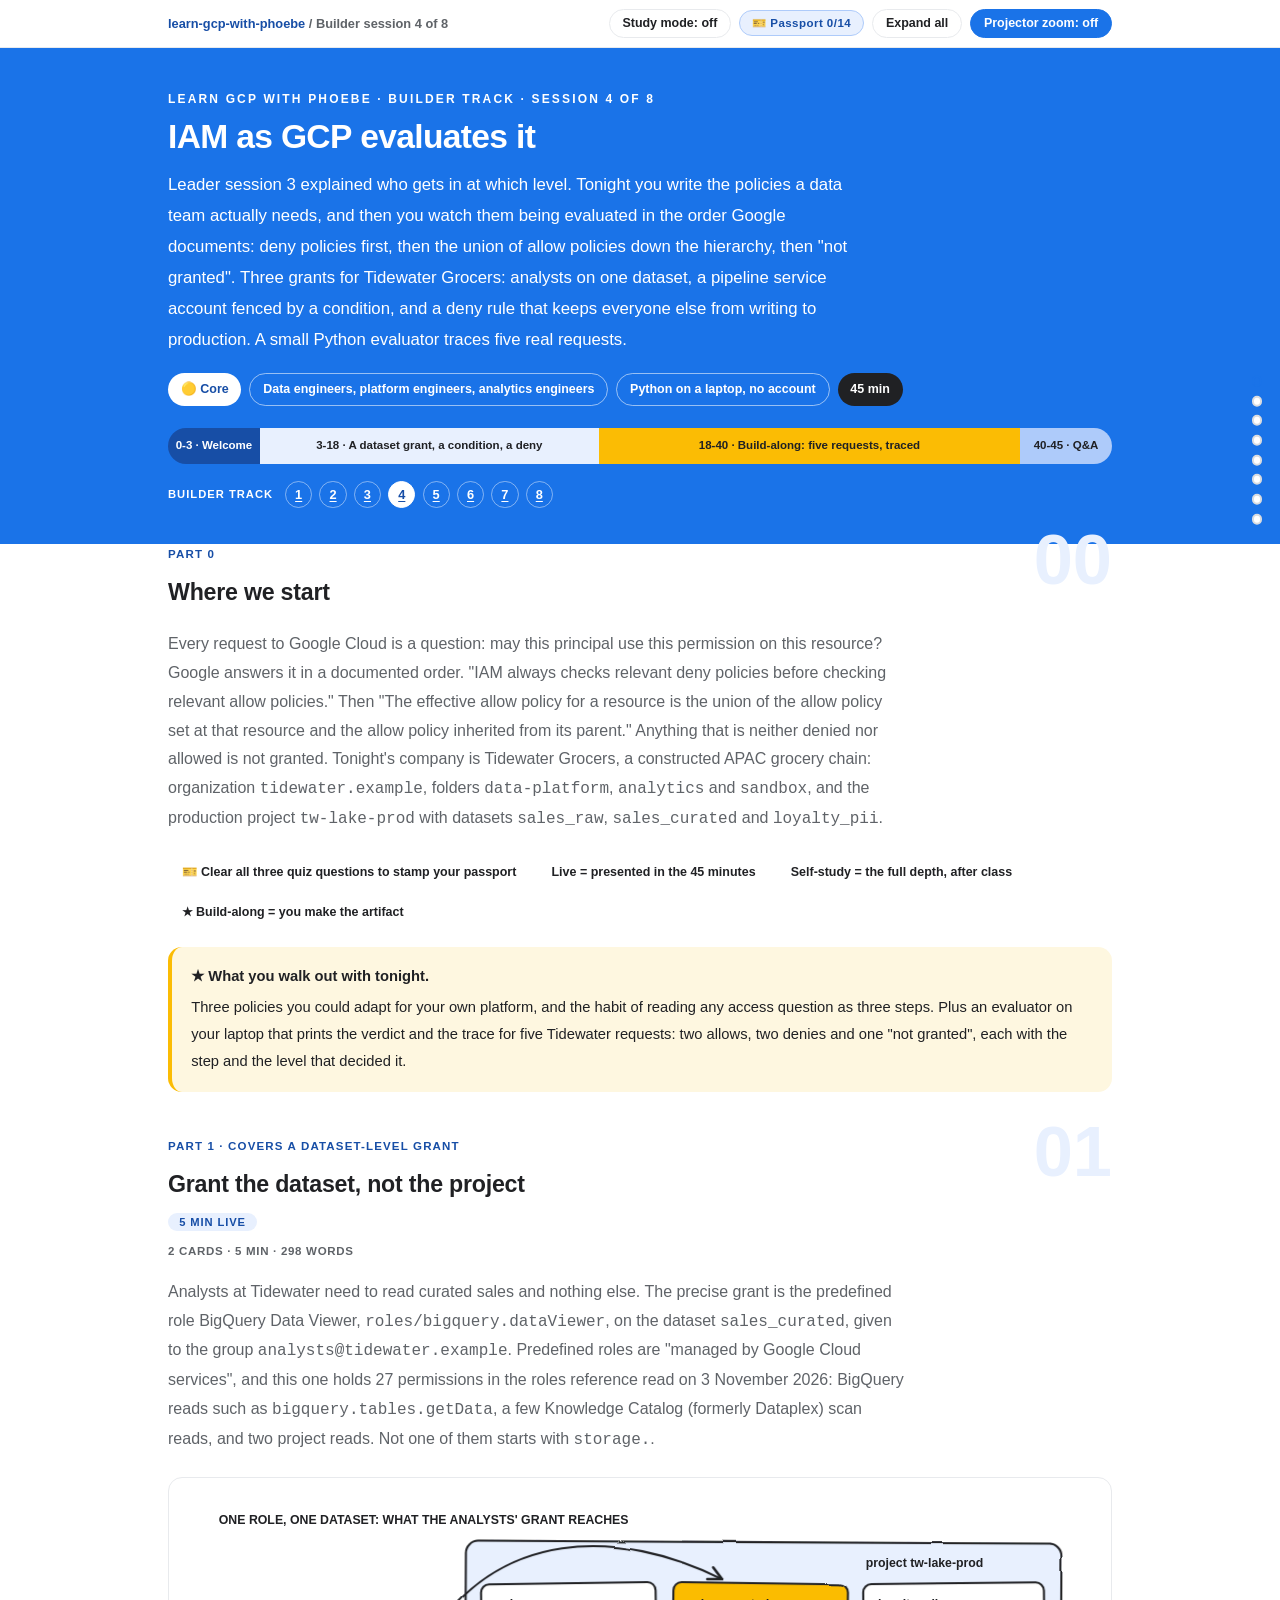
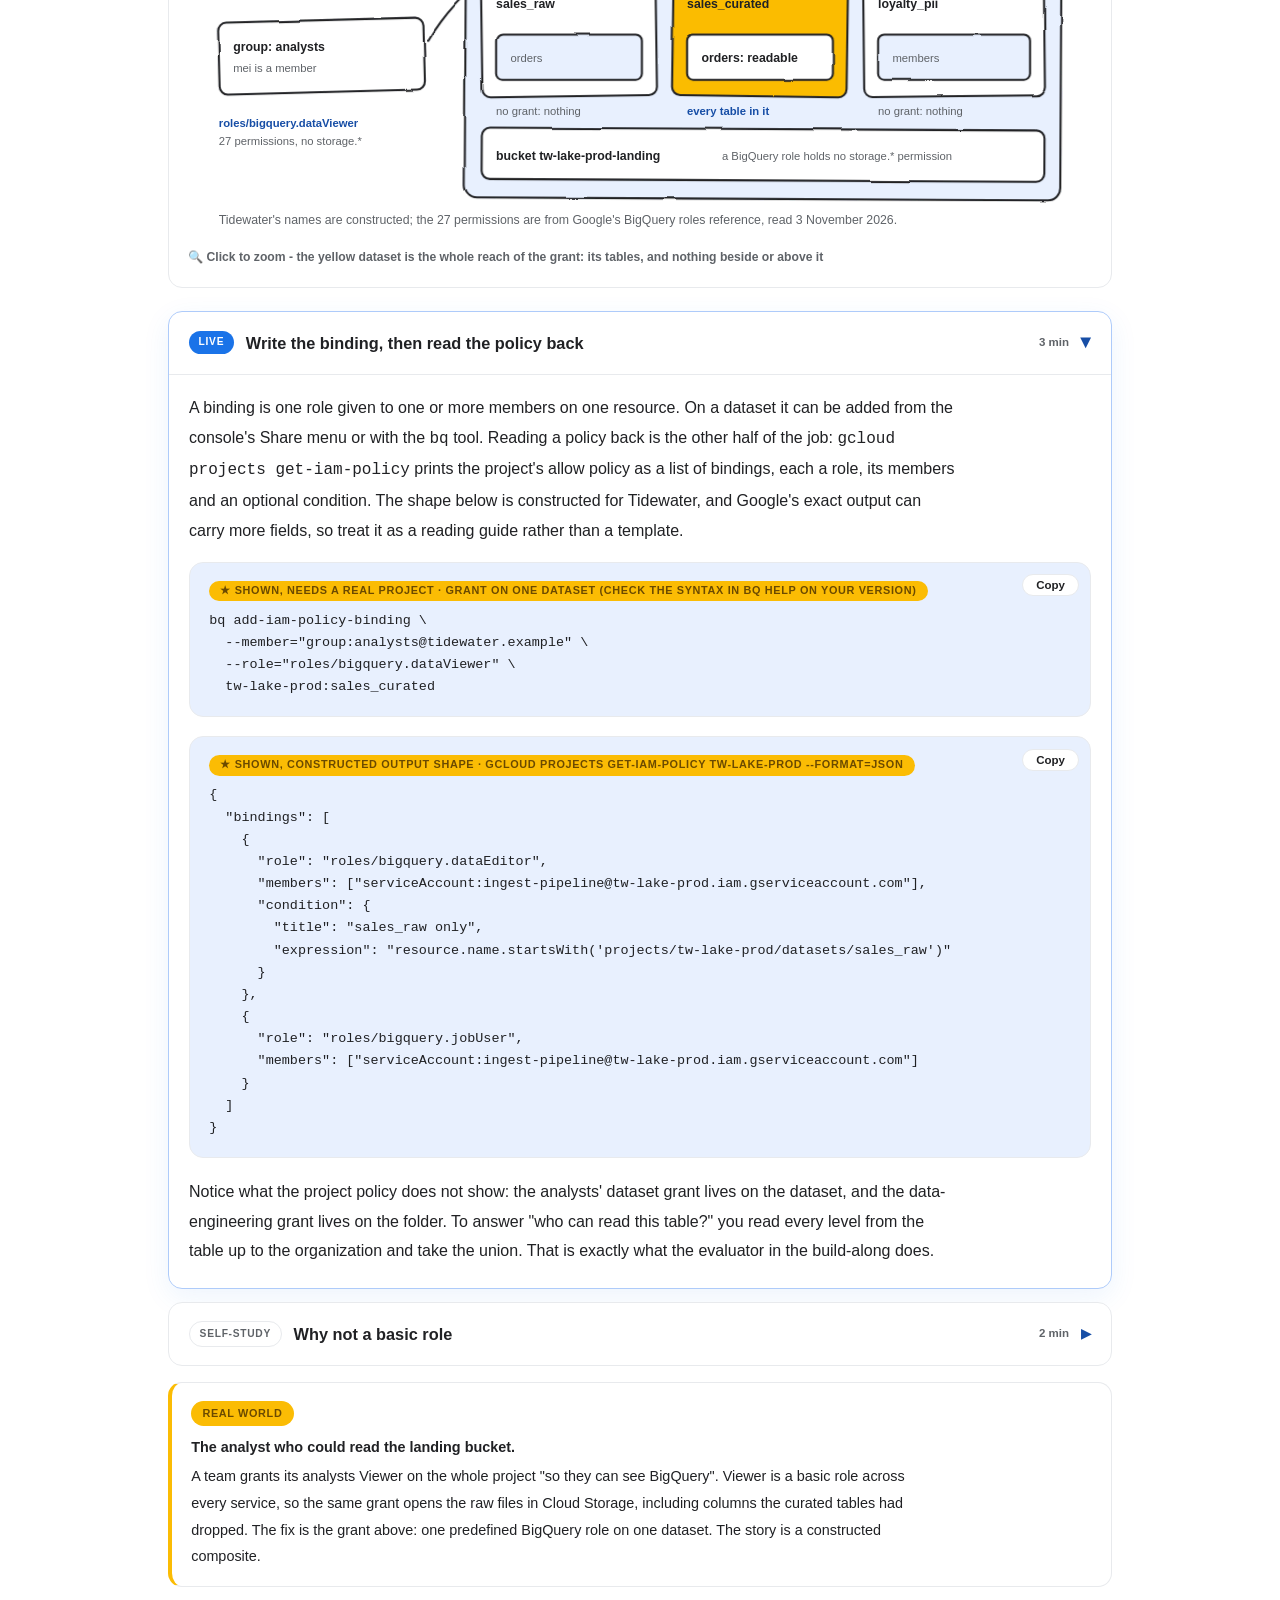
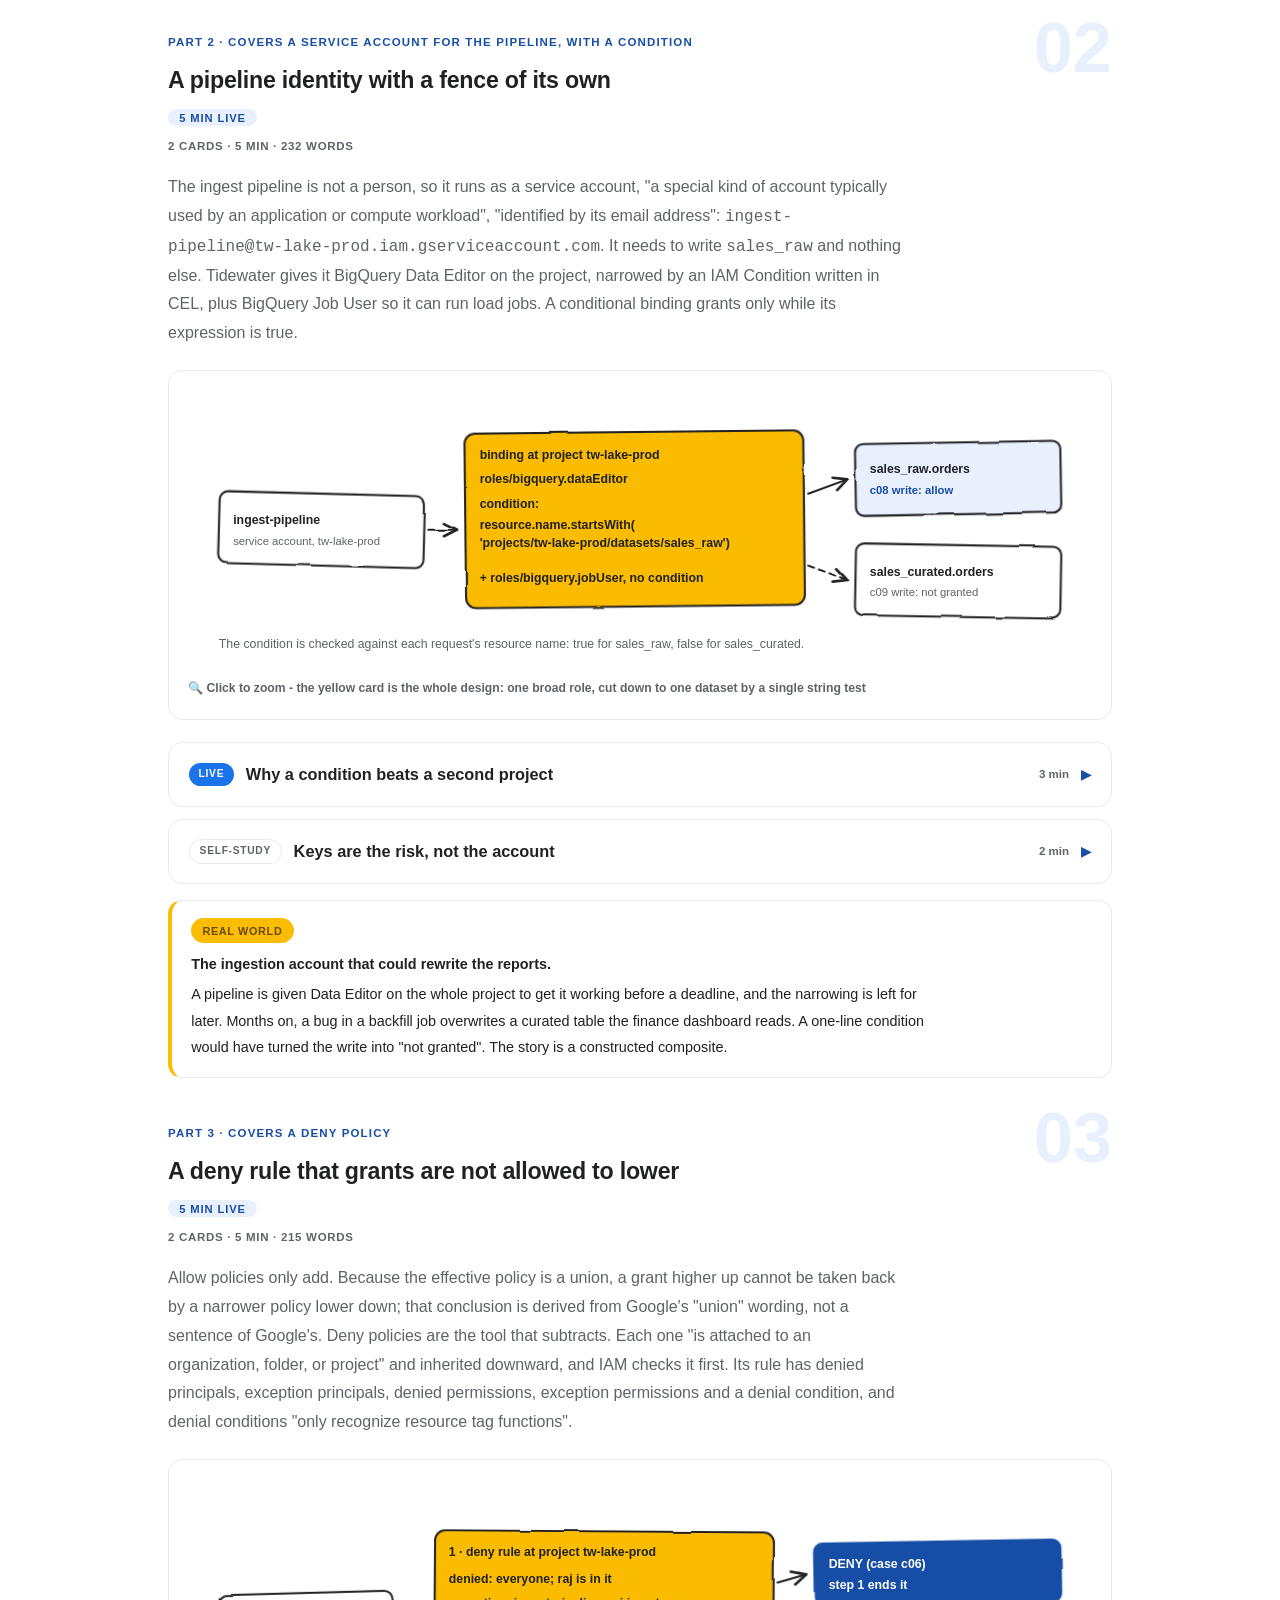
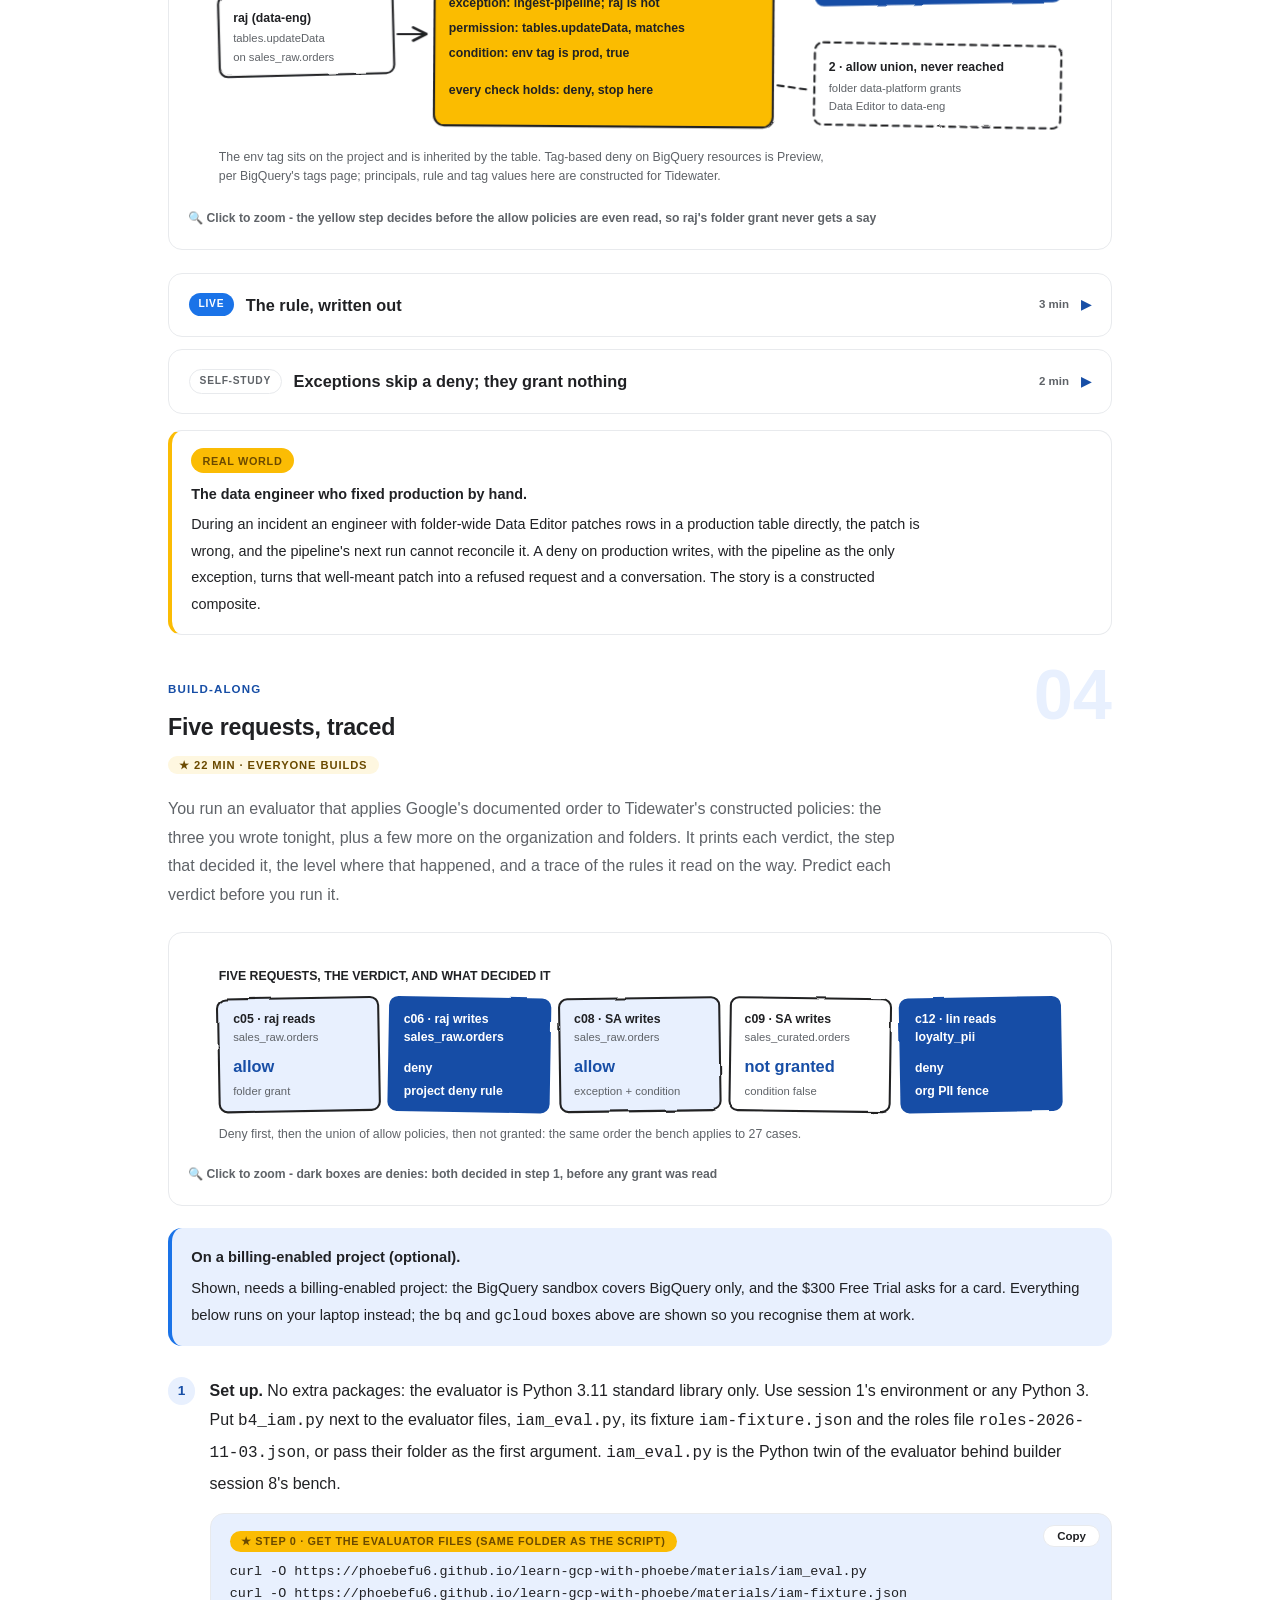
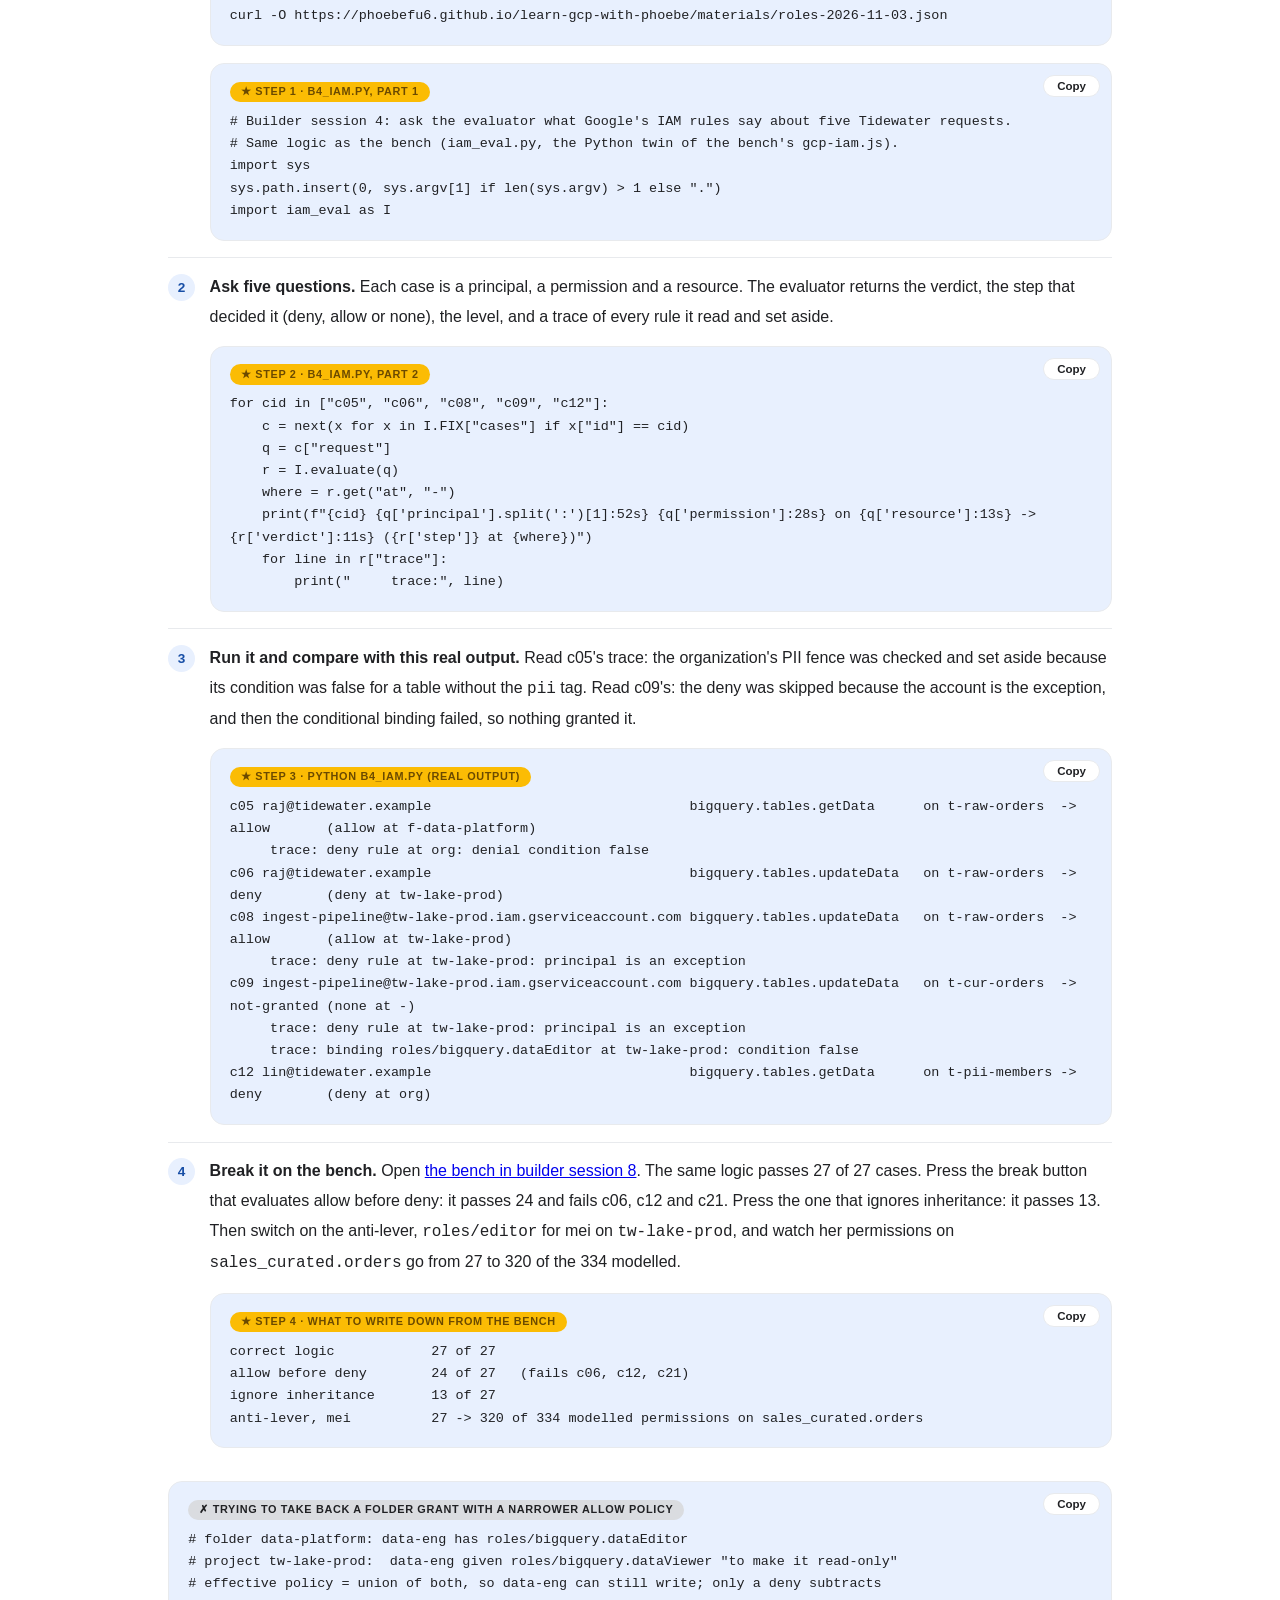
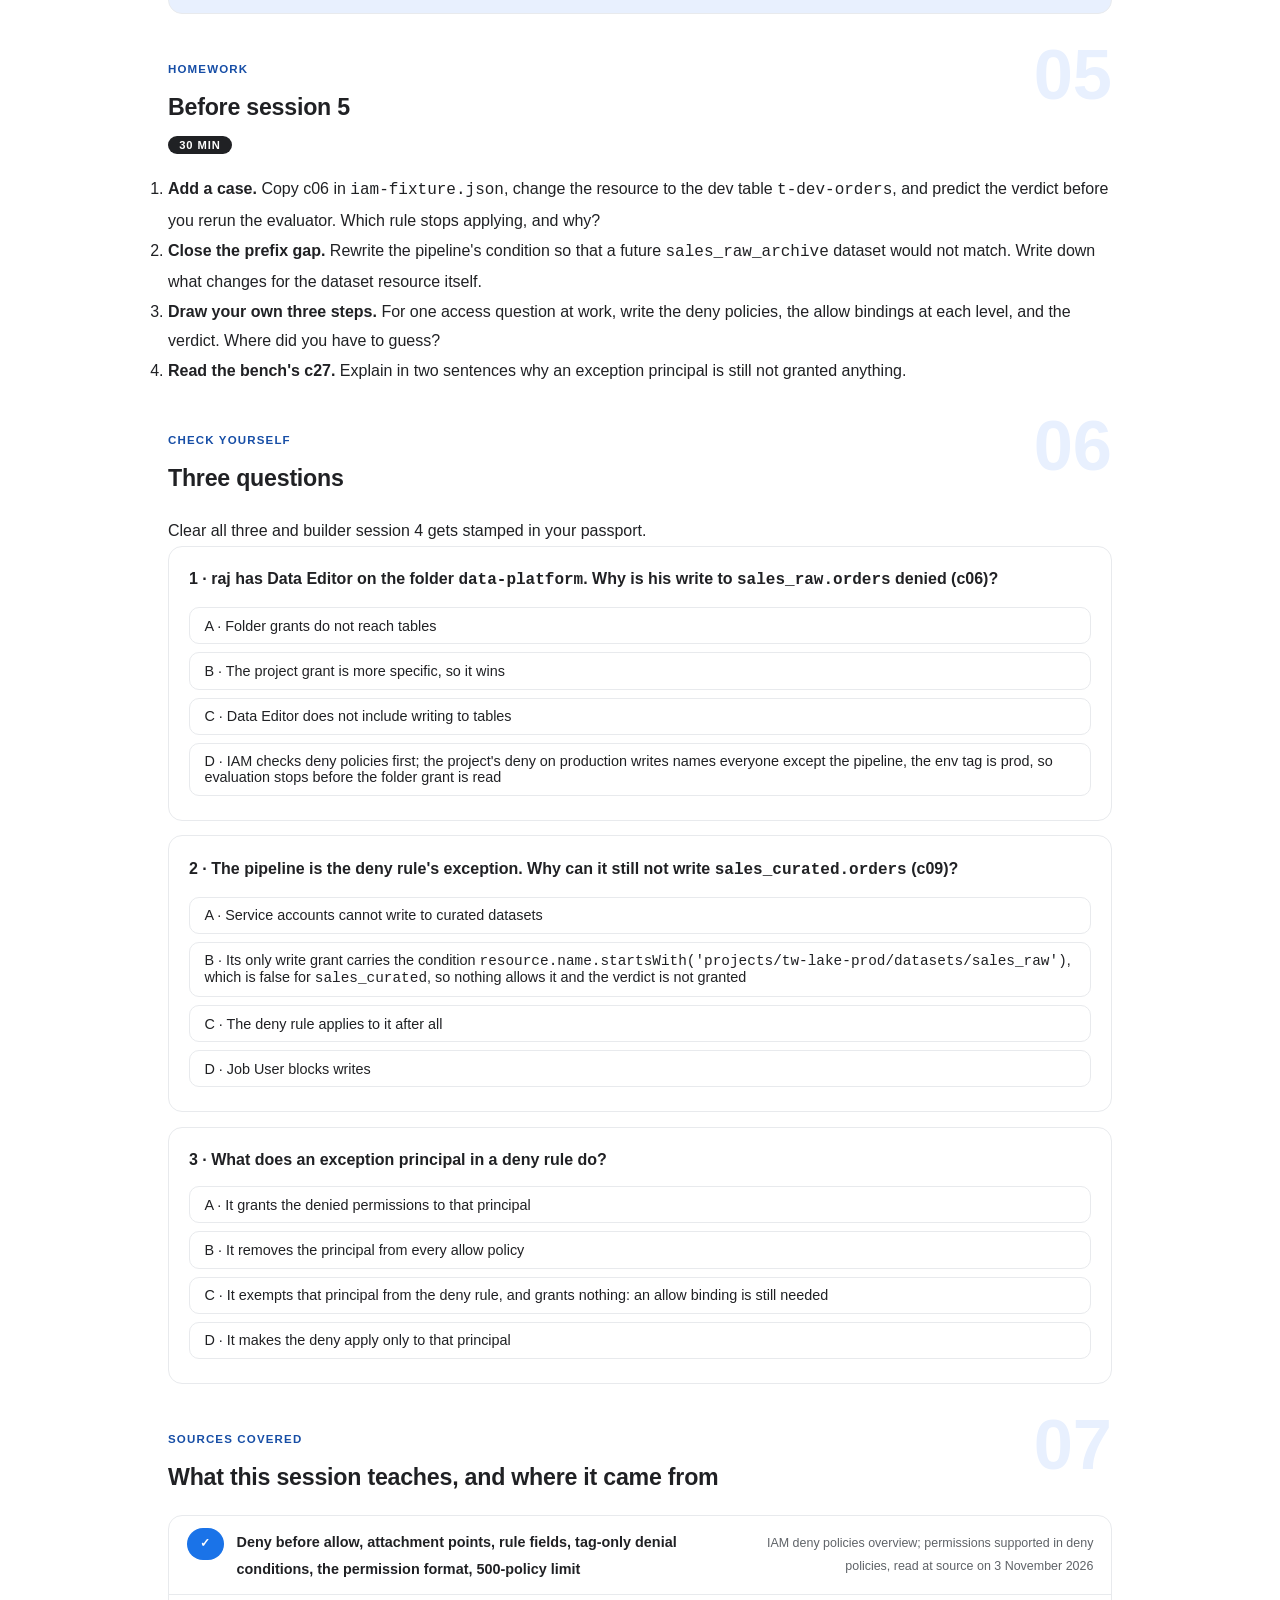
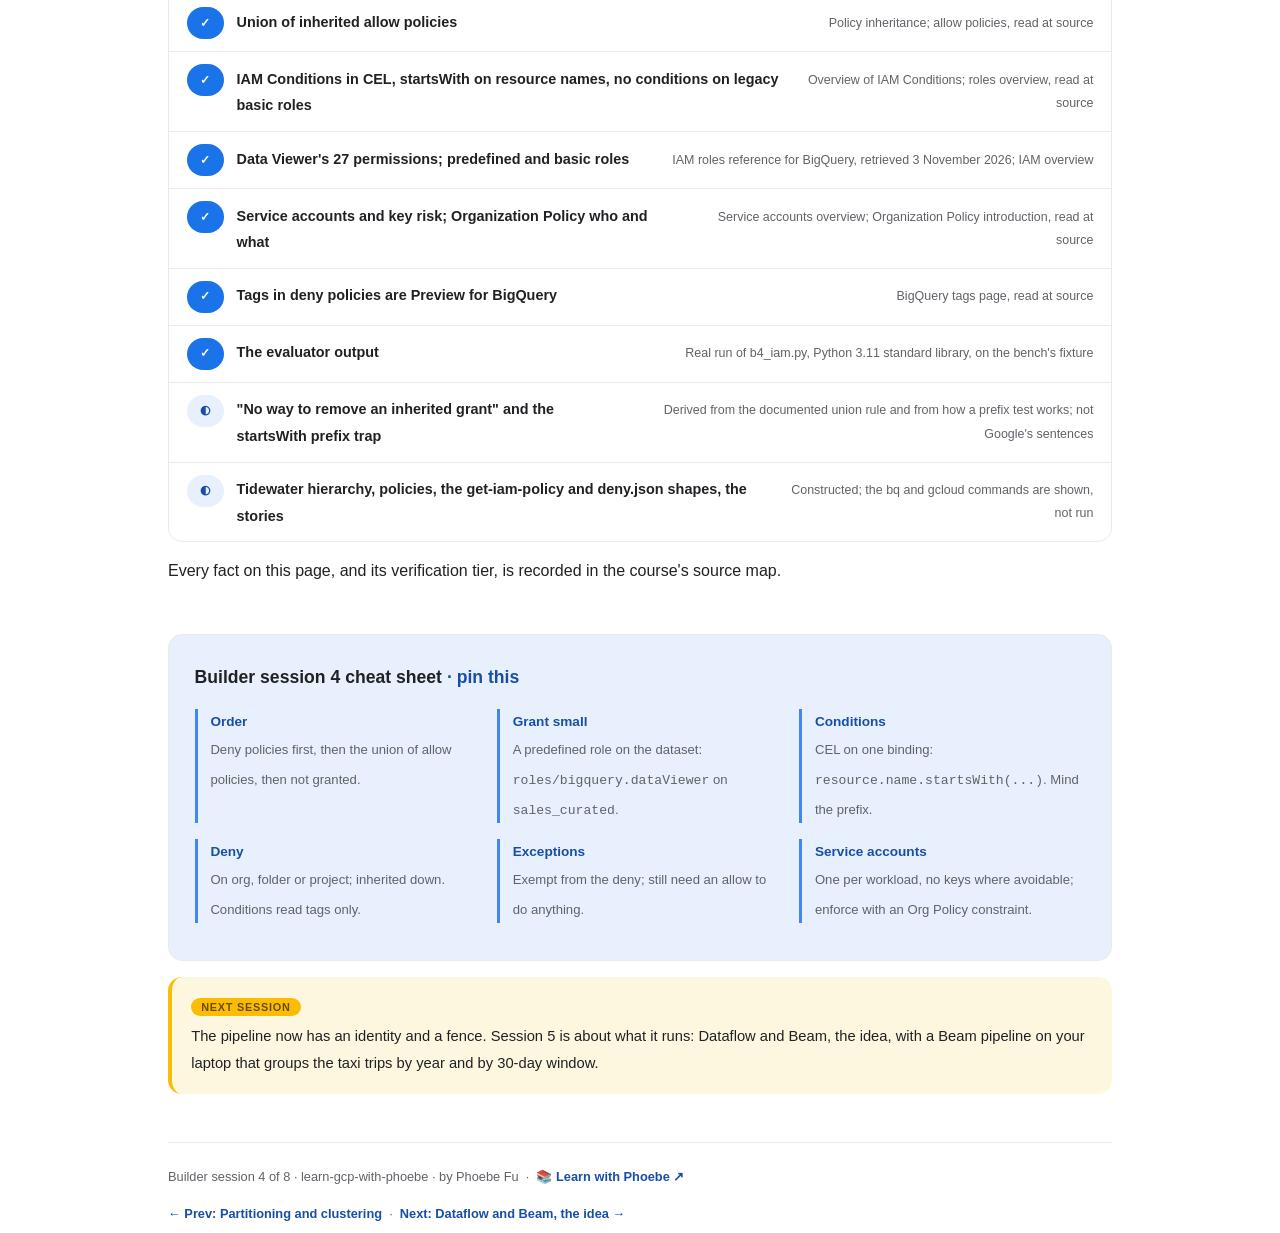
<file: courses/b4-iam-as-gcp-evaluates-it.html>
<!DOCTYPE html>
<html lang="en">
<head>
<meta charset="UTF-8">
<meta name="viewport" content="width=device-width, initial-scale=1.0">
<!-- social:start -->
<meta name="description" content="Builder session 4 of 8. Grant a role on one dataset, give a pipeline service account a conditioned grant, fence production writes with a deny policy, and run an evaluator that applies Google's documented order to five Tidewater requests.">
<meta property="og:type" content="article">
<meta property="og:site_name" content="Learn with Phoebe">
<meta property="og:title" content="IAM as GCP evaluates it - learn gcp with phoebe">
<meta property="og:description" content="Builder session 4 of 8. Deny before allow, allow unioned down the hierarchy, and five requests traced step by step.">
<meta property="og:url" content="https://phoebefu6.github.io/learn-gcp-with-phoebe/courses/b4-iam-as-gcp-evaluates-it.html">
<meta property="og:image" content="https://phoebefu6.github.io/learn-gcp-with-phoebe/assets/og-cover.png">
<meta property="og:image:width" content="1200">
<meta property="og:image:height" content="630">
<meta name="twitter:card" content="summary_large_image">
<meta name="twitter:title" content="IAM as GCP evaluates it - learn gcp with phoebe">
<meta name="twitter:description" content="Builder session 4 of 8. A dataset grant, a conditioned service account, a deny policy, five traced verdicts.">
<meta name="twitter:image" content="https://phoebefu6.github.io/learn-gcp-with-phoebe/assets/og-cover.png">
<!-- social:end -->
<title>Builder session 4 · IAM as GCP evaluates it - learn gcp with phoebe</title>
<link rel="stylesheet" href="../assets/style.css?v=2">
</head>
<body>

<div class="toolbar">
  <div class="wrap">
    <span class="crumb"><a href="../index.html">learn-gcp-with-phoebe</a> / Builder session 4 of 8</span>
    <button class="btn" id="toggle-all" type="button">Expand all</button>
    <button class="btn primary" id="zoom-toggle" type="button">Projector zoom: off</button>
  </div>
</div>

<header class="masthead">
  <div class="wrap">
    <div class="eyebrow">Learn GCP with Phoebe · Builder track · Session 4 of 8</div>
    <h1>IAM as GCP <span class="accent">evaluates it</span></h1>
    <p class="sub">Leader session 3 explained who gets in at which level. Tonight you write the policies a data team actually needs, and then you watch them being evaluated in the order Google documents: deny policies first, then the union of allow policies down the hierarchy, then "not granted". Three grants for Tidewater Grocers: analysts on one dataset, a pipeline service account fenced by a condition, and a deny rule that keeps everyone else from writing to production. A small Python evaluator traces five real requests.</p>
    <div class="chip-row">
      <span class="chip level">🟡 Core</span>
      <span class="chip audience">Data engineers, platform engineers, analytics engineers</span>
      <span class="chip audience">Python on a laptop, no account</span>
      <span class="chip time">45 min</span>
    </div>
    <div class="agenda">
      <span class="a1" style="flex:1">0-3 · Welcome</span>
      <span class="a2" style="flex:4">3-18 · A dataset grant, a condition, a deny</span>
      <span class="a3" style="flex:5">18-40 · Build-along: five requests, traced</span>
      <span class="a4" style="flex:1">40-45 · Q&amp;A</span>
    </div>
  </div>
</header>

<main class="wrap">

  <section class="section" id="intro">
    <div class="section-kicker">
      <span class="klabel">Part 0</span>
      <h2>Where we start</h2>
    </div>
    <p class="lede">Every request to Google Cloud is a question: may this principal use this permission on this resource? Google answers it in a documented order. "IAM always checks relevant deny policies before checking relevant allow policies." Then "The effective allow policy for a resource is the union of the allow policy set at that resource and the allow policy inherited from its parent." Anything that is neither denied nor allowed is not granted. Tonight's company is Tidewater Grocers, a constructed APAC grocery chain: organization <code>tidewater.example</code>, folders <code>data-platform</code>, <code>analytics</code> and <code>sandbox</code>, and the production project <code>tw-lake-prod</code> with datasets <code>sales_raw</code>, <code>sales_curated</code> and <code>loyalty_pii</code>.</p>

    <div class="legend">
      <span class="pill">🎫 Clear all three quiz questions to stamp your passport</span>
      <span class="pill">Live = presented in the 45 minutes</span>
      <span class="pill">Self-study = the full depth, after class</span>
      <span class="pill">★ Build-along = you make the artifact</span>
    </div>

    <div class="callout win">
      <p><strong>★ What you walk out with tonight.</strong> Three policies you could adapt for your own platform, and the habit of reading any access question as three steps. Plus an evaluator on your laptop that prints the verdict and the trace for five Tidewater requests: two allows, two denies and one "not granted", each with the step and the level that decided it.</p>
    </div>
  </section>

  <section class="section" id="part-1">
    <div class="section-kicker">
      <span class="klabel">Part 1 · covers a dataset-level grant</span>
      <h2>Grant the dataset, not the project</h2>
      <span class="tag concept">5 min live</span>
    </div>
    <p class="lede">Analysts at Tidewater need to read curated sales and nothing else. The precise grant is the predefined role BigQuery Data Viewer, <code>roles/bigquery.dataViewer</code>, on the dataset <code>sales_curated</code>, given to the group <code>analysts@tidewater.example</code>. Predefined roles are "managed by Google Cloud services", and this one holds 27 permissions in the roles reference read on 3 November 2026: BigQuery reads such as <code>bigquery.tables.getData</code>, a few Knowledge Catalog (formerly Dataplex) scan reads, and two project reads. Not one of them starts with <code>storage.</code>.</p>

    <figure class="zoomable">
      <svg viewBox="0 0 880 330" xmlns="http://www.w3.org/2000/svg" role="img" aria-label="The analysts group, with mei as a member, holds BigQuery Data Viewer, 27 permissions and none of them storage, bound on the dataset sales_curated inside project tw-lake-prod. The grant reaches the orders table in sales_curated. It reaches nothing in sales_raw, nothing in loyalty_pii, and nothing in the landing bucket tw-lake-prod-landing, because a BigQuery role holds no storage permission.">
        <defs>
          <filter id="b4aSk" x="-3%" y="-3%" width="106%" height="106%"><feTurbulence type="fractalNoise" baseFrequency="0.02" numOctaves="2" seed="59" result="n"/><feDisplacementMap in="SourceGraphic" in2="n" scale="2.4" xChannelSelector="R" yChannelSelector="G"/></filter>
          <marker id="b4aAr" viewBox="0 0 10 10" refX="9" refY="5" markerWidth="8" markerHeight="8" orient="auto"><path d="M1 1 L9 5 L1 9" fill="none" stroke="#202124" stroke-width="1.6" stroke-linecap="round"/></marker>
        </defs>
        <style>
          .b4aH { font: 800 12px Inter, sans-serif; fill: #202124; }
          .b4aL { font: 600 12px Inter, sans-serif; fill: #202124; }
          .b4aS { font: 400 11px Inter, sans-serif; fill: #5F6368; }
          .b4aA { font: 700 11px Inter, sans-serif; fill: #174EA6; }
          .b4aN { font: 400 12px Inter, sans-serif; fill: #5F6368; }
        </style>

        <text class="b4aH" x="30" y="26">ONE ROLE, ONE DATASET: WHAT THE ANALYSTS' GRANT REACHES</text>

        <g filter="url(#b4aSk)" fill="none" stroke="#202124" stroke-width="2" stroke-linecap="round" stroke-linejoin="round">
          <rect x="30" y="120" width="200" height="70" rx="8" transform="rotate(-1.5 130 155)" fill="#FFFFFF"/>
          <rect x="270" y="44" width="580" height="250" rx="12" transform="rotate(0.3 560 169)" fill="#E8F0FE"/>
          <rect x="286" y="84" width="170" height="110" rx="8" transform="rotate(-0.8 371 139)" fill="#FFFFFF"/>
          <rect x="300" y="134" width="142" height="44" rx="6" fill="#E8F0FE"/>
          <rect x="472" y="84" width="170" height="110" rx="8" transform="rotate(0.8 557 139)" fill="#FBBC04"/>
          <rect x="486" y="134" width="142" height="44" rx="6" fill="#FFFFFF"/>
          <rect x="658" y="84" width="176" height="110" rx="8" transform="rotate(-0.6 746 139)" fill="#FFFFFF"/>
          <rect x="672" y="134" width="148" height="44" rx="6" fill="#E8F0FE"/>
          <rect x="286" y="226" width="548" height="50" rx="8" transform="rotate(0.3 560 251)" fill="#FFFFFF"/>
          <path d="M234 140 C 300 30, 420 30, 520 80" marker-end="url(#b4aAr)"/>
        </g>

        <text class="b4aL" x="44" y="150">group: analysts</text>
        <text class="b4aS" x="44" y="170">mei is a member</text>
        <text class="b4aA" x="30" y="224">roles/bigquery.dataViewer</text>
        <text class="b4aS" x="30" y="242">27 permissions, no storage.*</text>
        <text class="b4aL" x="660" y="68">project tw-lake-prod</text>

        <text class="b4aL" x="300" y="108">sales_raw</text>
        <text class="b4aS" x="314" y="161">orders</text>
        <text class="b4aL" x="486" y="108">sales_curated</text>
        <text class="b4aL" x="500" y="161">orders: readable</text>
        <text class="b4aL" x="672" y="108">loyalty_pii</text>
        <text class="b4aS" x="686" y="161">members</text>
        <text class="b4aS" x="300" y="212">no grant: nothing</text>
        <text class="b4aA" x="486" y="212">every table in it</text>
        <text class="b4aS" x="672" y="212">no grant: nothing</text>
        <text class="b4aL" x="300" y="256">bucket tw-lake-prod-landing</text>
        <text class="b4aS" x="520" y="256">a BigQuery role holds no storage.* permission</text>

        <text class="b4aN" x="30" y="318">Tidewater's names are constructed; the 27 permissions are from Google's BigQuery roles reference, read 3 November 2026.</text>
      </svg>
      <figcaption>🔍 Click to zoom - the yellow dataset is the whole reach of the grant: its tables, and nothing beside or above it</figcaption>
    </figure>

    <details class="card" open>
      <summary><span class="mode live">Live</span>Write the binding, then read the policy back<span class="mini">3 min</span><span class="caret">▶</span></summary>
      <div class="body">
        <p>A binding is one role given to one or more members on one resource. On a dataset it can be added from the console's Share menu or with the <code>bq</code> tool. Reading a policy back is the other half of the job: <code>gcloud projects get-iam-policy</code> prints the project's allow policy as a list of bindings, each a role, its members and an optional condition. The shape below is constructed for Tidewater, and Google's exact output can carry more fields, so treat it as a reading guide rather than a template.</p>
        <div class="prompt-box good"><span class="label">★ Shown, needs a real project · grant on one dataset (check the syntax in bq help on your version)</span>bq add-iam-policy-binding \
  --member="group:analysts@tidewater.example" \
  --role="roles/bigquery.dataViewer" \
  tw-lake-prod:sales_curated</div>
        <div class="prompt-box good"><span class="label">★ Shown, constructed output shape · gcloud projects get-iam-policy tw-lake-prod --format=json</span>{
  "bindings": [
    {
      "role": "roles/bigquery.dataEditor",
      "members": ["serviceAccount:ingest-pipeline@tw-lake-prod.iam.gserviceaccount.com"],
      "condition": {
        "title": "sales_raw only",
        "expression": "resource.name.startsWith('projects/tw-lake-prod/datasets/sales_raw')"
      }
    },
    {
      "role": "roles/bigquery.jobUser",
      "members": ["serviceAccount:ingest-pipeline@tw-lake-prod.iam.gserviceaccount.com"]
    }
  ]
}</div>
        <p>Notice what the project policy does not show: the analysts' dataset grant lives on the dataset, and the data-engineering grant lives on the folder. To answer "who can read this table?" you read every level from the table up to the organization and take the union. That is exactly what the evaluator in the build-along does.</p>
      </div>
    </details>

    <details class="card">
      <summary><span class="mode self">Self-study</span>Why not a basic role<span class="mini">2 min</span><span class="caret">▶</span></summary>
      <div class="body">
        <p>Basic roles "include thousands of permissions across all Google Cloud services. In production environments, do not grant basic roles unless there is no alternative." The bench in session 8 shows the size of the mistake on a modelled role list: one <code>roles/editor</code> grant on <code>tw-lake-prod</code> takes mei from 27 permissions on <code>sales_curated.orders</code> to 320 of the 334 modelled. There is a second cost too: "you can't add conditions to role bindings for legacy basic roles", so a basic role can never be narrowed the way Part 2 narrows the pipeline.</p>
      </div>
    </details>

    <div class="callout example">
      <span class="ex-pill">Real world</span>
      <p><strong>The analyst who could read the landing bucket.</strong> A team grants its analysts Viewer on the whole project "so they can see BigQuery". Viewer is a basic role across every service, so the same grant opens the raw files in Cloud Storage, including columns the curated tables had dropped. The fix is the grant above: one predefined BigQuery role on one dataset. The story is a constructed composite.</p>
    </div>
  </section>

  <section class="section" id="part-2">
    <div class="section-kicker">
      <span class="klabel">Part 2 · covers a service account for the pipeline, with a condition</span>
      <h2>A pipeline identity with a fence of its own</h2>
      <span class="tag concept">5 min live</span>
    </div>
    <p class="lede">The ingest pipeline is not a person, so it runs as a service account, "a special kind of account typically used by an application or compute workload", "identified by its email address": <code>ingest-pipeline@tw-lake-prod.iam.gserviceaccount.com</code>. It needs to write <code>sales_raw</code> and nothing else. Tidewater gives it BigQuery Data Editor on the project, narrowed by an IAM Condition written in CEL, plus BigQuery Job User so it can run load jobs. A conditional binding grants only while its expression is true.</p>

    <figure class="zoomable">
      <svg viewBox="0 0 880 270" xmlns="http://www.w3.org/2000/svg" role="img" aria-label="The ingest-pipeline service account holds one binding at project tw-lake-prod: BigQuery Data Editor with the condition resource.name.startsWith projects/tw-lake-prod/datasets/sales_raw, plus BigQuery Job User with no condition. The condition is true for sales_raw.orders, so case c08, a write there, is allowed. It is false for sales_curated.orders, so case c09, a write there, is not granted.">
        <defs>
          <filter id="b4bSk" x="-3%" y="-3%" width="106%" height="106%"><feTurbulence type="fractalNoise" baseFrequency="0.02" numOctaves="2" seed="61" result="n"/><feDisplacementMap in="SourceGraphic" in2="n" scale="2.4" xChannelSelector="R" yChannelSelector="G"/></filter>
          <marker id="b4bAr" viewBox="0 0 10 10" refX="9" refY="5" markerWidth="8" markerHeight="8" orient="auto"><path d="M1 1 L9 5 L1 9" fill="none" stroke="#202124" stroke-width="1.6" stroke-linecap="round"/></marker>
        </defs>
        <style>
          .b4bL { font: 600 12px Inter, sans-serif; fill: #202124; }
          .b4bS { font: 400 11px Inter, sans-serif; fill: #5F6368; }
          .b4bA { font: 700 11px Inter, sans-serif; fill: #174EA6; }
          .b4bN { font: 400 12px Inter, sans-serif; fill: #5F6368; }
        </style>

        <g filter="url(#b4bSk)" fill="none" stroke="#202124" stroke-width="2" stroke-linecap="round" stroke-linejoin="round">
          <rect x="30" y="100" width="200" height="70" rx="8" transform="rotate(1.5 130 135)" fill="#FFFFFF"/>
          <rect x="270" y="40" width="330" height="170" rx="10" transform="rotate(-0.6 435 125)" fill="#FBBC04"/>
          <rect x="650" y="50" width="200" height="70" rx="8" transform="rotate(-1 750 85)" fill="#E8F0FE"/>
          <rect x="650" y="150" width="200" height="70" rx="8" transform="rotate(1 750 185)" fill="#FFFFFF"/>
          <path d="M234 135 L262 135" marker-end="url(#b4bAr)"/>
          <path d="M604 100 L642 86" marker-end="url(#b4bAr)"/>
          <path d="M604 170 L642 184" marker-end="url(#b4bAr)" stroke-dasharray="6 5"/>
        </g>

        <text class="b4bL" x="44" y="130">ingest-pipeline</text>
        <text class="b4bS" x="44" y="150">service account, tw-lake-prod</text>
        <text class="b4bL" x="284" y="66">binding at project tw-lake-prod</text>
        <text class="b4bL" x="284" y="90">roles/bigquery.dataEditor</text>
        <text class="b4bL" x="284" y="114">condition:</text>
        <text class="b4bL" x="284" y="134">resource.name.startsWith(</text>
        <text class="b4bL" x="284" y="152">'projects/tw-lake-prod/datasets/sales_raw')</text>
        <text class="b4bL" x="284" y="186">+ roles/bigquery.jobUser, no condition</text>
        <text class="b4bL" x="664" y="80">sales_raw.orders</text>
        <text class="b4bA" x="664" y="100">c08 write: allow</text>
        <text class="b4bL" x="664" y="180">sales_curated.orders</text>
        <text class="b4bS" x="664" y="200">c09 write: not granted</text>

        <text class="b4bN" x="30" y="250">The condition is checked against each request's resource name: true for sales_raw, false for sales_curated.</text>
      </svg>
      <figcaption>🔍 Click to zoom - the yellow card is the whole design: one broad role, cut down to one dataset by a single string test</figcaption>
    </figure>

    <details class="card">
      <summary><span class="mode live">Live</span>Why a condition beats a second project<span class="mini">3 min</span><span class="caret">▶</span></summary>
      <div class="body">
        <p>The alternative is to move <code>sales_raw</code> into its own project so a plain project grant is narrow enough. That doubles the billing links, the deny policies and the places to look. A condition keeps one project and narrows one binding: <code>resource.name.startsWith('projects/tw-lake-prod/datasets/sales_raw')</code> is Google's documented attribute pattern, the same one the conditions page shows for buckets. Two limits from that page: "Only some resource types accept conditions in role bindings", so confirm yours does, and you cannot add conditions to legacy basic roles.</p>
        <p>The trap is in the string. <code>startsWith</code> is a plain prefix test, so the expression above would also match a future dataset called <code>sales_raw_archive</code>. That reading is ours, derived from how a prefix test works, not a sentence on Google's page. Ending the prefix with a slash, <code>.../datasets/sales_raw/</code>, closes the gap for the tables inside, but then the dataset resource itself no longer matches, so decide which you need and test both.</p>
      </div>
    </details>

    <details class="card">
      <summary><span class="mode self">Self-study</span>Keys are the risk, not the account<span class="mini">2 min</span><span class="caret">▶</span></summary>
      <div class="body">
        <p>Google's service account page is direct: "Service account keys are a security risk if not managed correctly", and "You should choose a more secure alternative to service account keys whenever possible." In practice that means letting the workload run as its service account through the platform it runs on, rather than downloading a key file. An organization can enforce that with the Organization Policy constraint <code>iam.disableServiceAccountKeyCreation</code>. Organization Policy "focuses on what" can be configured; IAM "focuses on who".</p>
      </div>
    </details>

    <div class="callout example">
      <span class="ex-pill">Real world</span>
      <p><strong>The ingestion account that could rewrite the reports.</strong> A pipeline is given Data Editor on the whole project to get it working before a deadline, and the narrowing is left for later. Months on, a bug in a backfill job overwrites a curated table the finance dashboard reads. A one-line condition would have turned the write into "not granted". The story is a constructed composite.</p>
    </div>
  </section>

  <section class="section" id="part-3">
    <div class="section-kicker">
      <span class="klabel">Part 3 · covers a deny policy</span>
      <h2>A deny rule that grants are not allowed to lower</h2>
      <span class="tag concept">5 min live</span>
    </div>
    <p class="lede">Allow policies only add. Because the effective policy is a union, a grant higher up cannot be taken back by a narrower policy lower down; that conclusion is derived from Google's "union" wording, not a sentence of Google's. Deny policies are the tool that subtracts. Each one "is attached to an organization, folder, or project" and inherited downward, and IAM checks it first. Its rule has denied principals, exception principals, denied permissions, exception permissions and a denial condition, and denial conditions "only recognize resource tag functions".</p>

    <figure class="zoomable">
      <svg viewBox="0 0 880 310" xmlns="http://www.w3.org/2000/svg" role="img" aria-label="raj from data-eng asks for bigquery.tables.updateData on sales_raw.orders. Step 1, the deny rule only-the-pipeline-writes-prod at project tw-lake-prod: denied principals is everyone, raj is in it; the only exception is the ingest-pipeline service account, raj is not; the permission tables.updateData matches; the condition, the env tag equals prod, is true. Every check holds, so the verdict is deny, case c06, and evaluation stops. Step 2, the folder data-platform grant of Data Editor to data-eng, is never reached.">
        <defs>
          <filter id="b4cSk" x="-3%" y="-3%" width="106%" height="106%"><feTurbulence type="fractalNoise" baseFrequency="0.02" numOctaves="2" seed="67" result="n"/><feDisplacementMap in="SourceGraphic" in2="n" scale="2.4" xChannelSelector="R" yChannelSelector="G"/></filter>
          <marker id="b4cAr" viewBox="0 0 10 10" refX="9" refY="5" markerWidth="8" markerHeight="8" orient="auto"><path d="M1 1 L9 5 L1 9" fill="none" stroke="#202124" stroke-width="1.6" stroke-linecap="round"/></marker>
        </defs>
        <style>
          .b4cL { font: 600 12px Inter, sans-serif; fill: #202124; }
          .b4cS { font: 400 11px Inter, sans-serif; fill: #5F6368; }
          .b4cW { font: 800 12px Inter, sans-serif; fill: #FFFFFF; }
          .b4cN { font: 400 12px Inter, sans-serif; fill: #5F6368; }
        </style>

        <g filter="url(#b4cSk)" fill="none" stroke="#202124" stroke-width="2" stroke-linecap="round" stroke-linejoin="round">
          <rect x="30" y="110" width="170" height="80" rx="8" transform="rotate(-1.5 115 150)" fill="#FFFFFF"/>
          <rect x="240" y="50" width="330" height="190" rx="10" transform="rotate(0.4 405 145)" fill="#FBBC04"/>
          <rect x="610" y="60" width="240" height="60" rx="8" transform="rotate(-1 730 90)" fill="#174EA6" stroke="#174EA6"/>
          <rect x="610" y="160" width="240" height="80" rx="8" transform="rotate(1 730 200)" fill="#FFFFFF" stroke-dasharray="6 5"/>
          <path d="M204 150 L232 150" marker-end="url(#b4cAr)"/>
          <path d="M574 100 L602 92" marker-end="url(#b4cAr)"/>
          <path d="M574 200 L602 204" stroke-dasharray="6 5"/>
        </g>

        <text class="b4cL" x="44" y="138">raj (data-eng)</text>
        <text class="b4cS" x="44" y="158">tables.updateData</text>
        <text class="b4cS" x="44" y="176">on sales_raw.orders</text>
        <text class="b4cL" x="254" y="74">1 · deny rule at project tw-lake-prod</text>
        <text class="b4cL" x="254" y="100">denied: everyone; raj is in it</text>
        <text class="b4cL" x="254" y="124">exception: ingest-pipeline; raj is not</text>
        <text class="b4cL" x="254" y="148">permission: tables.updateData, matches</text>
        <text class="b4cL" x="254" y="172">condition: env tag is prod, true</text>
        <text class="b4cL" x="254" y="208">every check holds: deny, stop here</text>
        <text class="b4cW" x="624" y="86">DENY (case c06)</text>
        <text class="b4cW" x="624" y="106">step 1 ends it</text>
        <text class="b4cL" x="624" y="186">2 · allow union, never reached</text>
        <text class="b4cS" x="624" y="206">folder data-platform grants</text>
        <text class="b4cS" x="624" y="224">Data Editor to data-eng</text>

        <text class="b4cN" x="30" y="274">The env tag sits on the project and is inherited by the table. Tag-based deny on BigQuery resources is Preview,</text>
        <text class="b4cN" x="30" y="292">per BigQuery's tags page; principals, rule and tag values here are constructed for Tidewater.</text>
      </svg>
      <figcaption>🔍 Click to zoom - the yellow step decides before the allow policies are even read, so raj's folder grant never gets a say</figcaption>
    </figure>

    <details class="card">
      <summary><span class="mode live">Live</span>The rule, written out<span class="mini">3 min</span><span class="caret">▶</span></summary>
      <div class="body">
        <p>Below is Tidewater's rule in the same shape the evaluator reads, constructed to match its fixture. Denied permissions use Google's format <code>SERVICE_FQDN/RESOURCE.ACTION</code>; the deny page's own example is <code>iam.googleapis.com/roles.delete</code>, so check that each permission you deny appears on the page of permissions supported in deny policies before relying on it. Google caps a resource at 500 deny policies holding 500 deny rules in total. Before applying a real policy, check the principal identifier format the deny policies page asks for.</p>
        <div class="prompt-box good"><span class="label">★ Constructed, matches the evaluator's fixture · deny.json</span>{
  "displayName": "only-the-pipeline-writes-prod",
  "rules": [{
    "denyRule": {
      "deniedPrincipals": ["principalSet://goog/public:all"],
      "exceptionPrincipals": [
        "serviceAccount:ingest-pipeline@tw-lake-prod.iam.gserviceaccount.com"
      ],
      "deniedPermissions": ["bigquery.googleapis.com/tables.updateData"],
      "denialCondition": {
        "title": "prod only",
        "expression": "resource.matchTag('1001/env', 'prod')"
      }
    }
  }]
}</div>
        <div class="prompt-box good"><span class="label">★ Shown, needs a real project · attach it (check flags on your gcloud version)</span>gcloud iam policies create only-the-pipeline-writes-prod \
  --attachment-point=cloudresourcemanager.googleapis.com/projects/tw-lake-prod \
  --kind=denypolicies \
  --policy-file=deny.json</div>
      </div>
    </details>

    <details class="card">
      <summary><span class="mode self">Self-study</span>Exceptions skip a deny; they grant nothing<span class="mini">2 min</span><span class="caret">▶</span></summary>
      <div class="body">
        <p>Exception principals are "exempt from the deny rule". That is all. The pipeline passes the deny because it is the exception, then still needs an allow binding to write, which is why c09, a write to <code>sales_curated</code>, comes back "not granted" with the deny skipped. The bench's case c27 tests the same trap. For column-level fences inside a table, BigQuery uses policy tags; the concepts behind row and column security are taught in <a href="https://phoebefu6.github.io/learn-data-access-control-with-phoebe/">data access control</a>.</p>
      </div>
    </details>

    <div class="callout example">
      <span class="ex-pill">Real world</span>
      <p><strong>The data engineer who fixed production by hand.</strong> During an incident an engineer with folder-wide Data Editor patches rows in a production table directly, the patch is wrong, and the pipeline's next run cannot reconcile it. A deny on production writes, with the pipeline as the only exception, turns that well-meant patch into a refused request and a conversation. The story is a constructed composite.</p>
    </div>
  </section>

  <section class="section" id="demo-1">
    <div class="section-kicker">
      <span class="klabel">Build-along</span>
      <h2>Five requests, traced</h2>
      <span class="tag demo">★ 22 min · everyone builds</span>
    </div>
    <p class="lede">You run an evaluator that applies Google's documented order to Tidewater's constructed policies: the three you wrote tonight, plus a few more on the organization and folders. It prints each verdict, the step that decided it, the level where that happened, and a trace of the rules it read on the way. Predict each verdict before you run it.</p>

    <figure class="zoomable">
      <svg viewBox="0 0 880 196" xmlns="http://www.w3.org/2000/svg" role="img" aria-label="Five Tidewater requests and their verdicts. c05, raj reads sales_raw.orders: allow, from the folder grant. c06, raj writes sales_raw.orders: deny, from the project deny rule. c08, the service account writes sales_raw.orders: allow, as the deny's exception with its condition true. c09, the service account writes sales_curated.orders: not granted, its condition false. c12, lin reads loyalty_pii.members: deny, from the organization's PII fence.">
        <defs>
          <filter id="b4dSk" x="-3%" y="-3%" width="106%" height="106%"><feTurbulence type="fractalNoise" baseFrequency="0.02" numOctaves="2" seed="71" result="n"/><feDisplacementMap in="SourceGraphic" in2="n" scale="2.4" xChannelSelector="R" yChannelSelector="G"/></filter>
        </defs>
        <style>
          .b4dH { font: 800 12px Inter, sans-serif; fill: #202124; }
          .b4dL { font: 600 12px Inter, sans-serif; fill: #202124; }
          .b4dS { font: 400 11px Inter, sans-serif; fill: #5F6368; }
          .b4dV { font: 800 16px Inter, sans-serif; fill: #174EA6; }
          .b4dW { font: 800 12px Inter, sans-serif; fill: #FFFFFF; }
          .b4dN { font: 400 12px Inter, sans-serif; fill: #5F6368; }
        </style>

        <text class="b4dH" x="30" y="26">FIVE REQUESTS, THE VERDICT, AND WHAT DECIDED IT</text>

        <g filter="url(#b4dSk)" fill="none" stroke="#202124" stroke-width="2" stroke-linecap="round" stroke-linejoin="round">
          <rect x="30" y="44" width="156" height="110" rx="8" transform="rotate(-1 108 99)" fill="#E8F0FE"/>
          <rect x="196" y="44" width="156" height="110" rx="8" transform="rotate(1 274 99)" fill="#174EA6" stroke="#174EA6"/>
          <rect x="362" y="44" width="156" height="110" rx="8" transform="rotate(-0.8 440 99)" fill="#E8F0FE"/>
          <rect x="528" y="44" width="156" height="110" rx="8" transform="rotate(0.8 606 99)" fill="#FFFFFF"/>
          <rect x="694" y="44" width="156" height="110" rx="8" transform="rotate(-1 772 99)" fill="#174EA6" stroke="#174EA6"/>
        </g>

        <text class="b4dL" x="44" y="68">c05 · raj reads</text>
        <text class="b4dS" x="44" y="86">sales_raw.orders</text>
        <text class="b4dV" x="44" y="116">allow</text>
        <text class="b4dS" x="44" y="138">folder grant</text>
        <text class="b4dW" x="210" y="68">c06 · raj writes</text>
        <text class="b4dW" x="210" y="86">sales_raw.orders</text>
        <text class="b4dW" x="210" y="116">deny</text>
        <text class="b4dW" x="210" y="138">project deny rule</text>
        <text class="b4dL" x="376" y="68">c08 · SA writes</text>
        <text class="b4dS" x="376" y="86">sales_raw.orders</text>
        <text class="b4dV" x="376" y="116">allow</text>
        <text class="b4dS" x="376" y="138">exception + condition</text>
        <text class="b4dL" x="542" y="68">c09 · SA writes</text>
        <text class="b4dS" x="542" y="86">sales_curated.orders</text>
        <text class="b4dV" x="542" y="116">not granted</text>
        <text class="b4dS" x="542" y="138">condition false</text>
        <text class="b4dW" x="708" y="68">c12 · lin reads</text>
        <text class="b4dW" x="708" y="86">loyalty_pii</text>
        <text class="b4dW" x="708" y="116">deny</text>
        <text class="b4dW" x="708" y="138">org PII fence</text>

        <text class="b4dN" x="30" y="180">Deny first, then the union of allow policies, then not granted: the same order the bench applies to 27 cases.</text>
      </svg>
      <figcaption>🔍 Click to zoom - dark boxes are denies: both decided in step 1, before any grant was read</figcaption>
    </figure>

    <div class="callout tip">
      <p><strong>On a billing-enabled project (optional).</strong> Shown, needs a billing-enabled project: the BigQuery sandbox covers BigQuery only, and the $300 Free Trial asks for a card. Everything below runs on your laptop instead; the <code>bq</code> and <code>gcloud</code> boxes above are shown so you recognise them at work.</p>
    </div>

    <div class="steps">
      <div class="step">
        <p><strong>Set up.</strong> No extra packages: the evaluator is Python 3.11 standard library only. Use session 1's environment or any Python 3. Put <code>b4_iam.py</code> next to the evaluator files, <code>iam_eval.py</code>, its fixture <code>iam-fixture.json</code> and the roles file <code>roles-2026-11-03.json</code>, or pass their folder as the first argument. <code>iam_eval.py</code> is the Python twin of the evaluator behind builder session 8's bench.</p>
        <div class="prompt-box good"><span class="label">★ Step 0 · get the evaluator files (same folder as the script)</span>curl -O https://phoebefu6.github.io/learn-gcp-with-phoebe/materials/iam_eval.py
curl -O https://phoebefu6.github.io/learn-gcp-with-phoebe/materials/iam-fixture.json
curl -O https://phoebefu6.github.io/learn-gcp-with-phoebe/materials/roles-2026-11-03.json</div>
        <div class="prompt-box good"><span class="label">★ Step 1 · b4_iam.py, part 1</span># Builder session 4: ask the evaluator what Google's IAM rules say about five Tidewater requests.
# Same logic as the bench (iam_eval.py, the Python twin of the bench's gcp-iam.js).
import sys
sys.path.insert(0, sys.argv[1] if len(sys.argv) &gt; 1 else ".")
import iam_eval as I</div>
      </div>
      <div class="step">
        <p><strong>Ask five questions.</strong> Each case is a principal, a permission and a resource. The evaluator returns the verdict, the step that decided it (deny, allow or none), the level, and a trace of every rule it read and set aside.</p>
        <div class="prompt-box good"><span class="label">★ Step 2 · b4_iam.py, part 2</span>for cid in ["c05", "c06", "c08", "c09", "c12"]:
    c = next(x for x in I.FIX["cases"] if x["id"] == cid)
    q = c["request"]
    r = I.evaluate(q)
    where = r.get("at", "-")
    print(f"{cid} {q['principal'].split(':')[1]:52s} {q['permission']:28s} on {q['resource']:13s} -&gt; {r['verdict']:11s} ({r['step']} at {where})")
    for line in r["trace"]:
        print("     trace:", line)</div>
      </div>
      <div class="step">
        <p><strong>Run it and compare with this real output.</strong> Read c05's trace: the organization's PII fence was checked and set aside because its condition was false for a table without the <code>pii</code> tag. Read c09's: the deny was skipped because the account is the exception, and then the conditional binding failed, so nothing granted it.</p>
        <div class="prompt-box good"><span class="label">★ Step 3 · python b4_iam.py (real output)</span>c05 raj@tidewater.example                                bigquery.tables.getData      on t-raw-orders  -&gt; allow       (allow at f-data-platform)
     trace: deny rule at org: denial condition false
c06 raj@tidewater.example                                bigquery.tables.updateData   on t-raw-orders  -&gt; deny        (deny at tw-lake-prod)
c08 ingest-pipeline@tw-lake-prod.iam.gserviceaccount.com bigquery.tables.updateData   on t-raw-orders  -&gt; allow       (allow at tw-lake-prod)
     trace: deny rule at tw-lake-prod: principal is an exception
c09 ingest-pipeline@tw-lake-prod.iam.gserviceaccount.com bigquery.tables.updateData   on t-cur-orders  -&gt; not-granted (none at -)
     trace: deny rule at tw-lake-prod: principal is an exception
     trace: binding roles/bigquery.dataEditor at tw-lake-prod: condition false
c12 lin@tidewater.example                                bigquery.tables.getData      on t-pii-members -&gt; deny        (deny at org)</div>
      </div>
      <div class="step">
        <p><strong>Break it on the bench.</strong> Open <a href="b8-the-gcp-iam-and-cost-bench.html#bench">the bench in builder session 8</a>. The same logic passes 27 of 27 cases. Press the break button that evaluates allow before deny: it passes 24 and fails c06, c12 and c21. Press the one that ignores inheritance: it passes 13. Then switch on the anti-lever, <code>roles/editor</code> for mei on <code>tw-lake-prod</code>, and watch her permissions on <code>sales_curated.orders</code> go from 27 to 320 of the 334 modelled.</p>
        <div class="prompt-box good"><span class="label">★ Step 4 · what to write down from the bench</span>correct logic            27 of 27
allow before deny        24 of 27   (fails c06, c12, c21)
ignore inheritance       13 of 27
anti-lever, mei          27 -&gt; 320 of 334 modelled permissions on sales_curated.orders</div>
      </div>
    </div>

    <div class="prompt-box bad"><span class="label">✗ Trying to take back a folder grant with a narrower allow policy</span># folder data-platform: data-eng has roles/bigquery.dataEditor
# project tw-lake-prod:  data-eng given roles/bigquery.dataViewer "to make it read-only"
# effective policy = union of both, so data-eng can still write; only a deny subtracts</div>
  </section>

  <section class="section" id="exercise">
    <div class="section-kicker">
      <span class="klabel">Homework</span>
      <h2>Before session 5</h2>
      <span class="tag exercise">30 min</span>
    </div>
    <ol>
      <li><strong>Add a case.</strong> Copy c06 in <code>iam-fixture.json</code>, change the resource to the dev table <code>t-dev-orders</code>, and predict the verdict before you rerun the evaluator. Which rule stops applying, and why?</li>
      <li><strong>Close the prefix gap.</strong> Rewrite the pipeline's condition so that a future <code>sales_raw_archive</code> dataset would not match. Write down what changes for the dataset resource itself.</li>
      <li><strong>Draw your own three steps.</strong> For one access question at work, write the deny policies, the allow bindings at each level, and the verdict. Where did you have to guess?</li>
      <li><strong>Read the bench's c27.</strong> Explain in two sentences why an exception principal is still not granted anything.</li>
    </ol>
  </section>

  <section class="section" id="quiz">
    <div class="section-kicker">
      <span class="klabel">Check yourself</span>
      <h2>Three questions</h2>
    </div>
    <p>Clear all three and builder session 4 gets stamped in your passport.</p>

    <div class="quiz-q" data-answer="3">
      <p class="qtext">1 · raj has Data Editor on the folder <code>data-platform</code>. Why is his write to <code>sales_raw.orders</code> denied (c06)?</p>
      <button class="qopt" type="button">A · Folder grants do not reach tables</button>
      <button class="qopt" type="button">B · The project grant is more specific, so it wins</button>
      <button class="qopt" type="button">C · Data Editor does not include writing to tables</button>
      <button class="qopt" type="button">D · IAM checks deny policies first; the project's deny on production writes names everyone except the pipeline, the env tag is prod, so evaluation stops before the folder grant is read</button>
      <p class="qwhy">"IAM always checks relevant deny policies before checking relevant allow policies." The folder grant is real (c05 shows raj can read), but it never gets a say on the write.</p>
    </div>

    <div class="quiz-q" data-answer="1">
      <p class="qtext">2 · The pipeline is the deny rule's exception. Why can it still not write <code>sales_curated.orders</code> (c09)?</p>
      <button class="qopt" type="button">A · Service accounts cannot write to curated datasets</button>
      <button class="qopt" type="button">B · Its only write grant carries the condition <code>resource.name.startsWith('projects/tw-lake-prod/datasets/sales_raw')</code>, which is false for <code>sales_curated</code>, so nothing allows it and the verdict is not granted</button>
      <button class="qopt" type="button">C · The deny rule applies to it after all</button>
      <button class="qopt" type="button">D · Job User blocks writes</button>
      <p class="qwhy">Skipping the deny is only step 1. Step 2 still needs a binding whose condition is true, and the only one is fenced to <code>sales_raw</code>.</p>
    </div>

    <div class="quiz-q" data-answer="2">
      <p class="qtext">3 · What does an exception principal in a deny rule do?</p>
      <button class="qopt" type="button">A · It grants the denied permissions to that principal</button>
      <button class="qopt" type="button">B · It removes the principal from every allow policy</button>
      <button class="qopt" type="button">C · It exempts that principal from the deny rule, and grants nothing: an allow binding is still needed</button>
      <button class="qopt" type="button">D · It makes the deny apply only to that principal</button>
      <p class="qwhy">Google's wording is "exempt from the deny rule". Exempt is not allowed; c09 and the bench's c27 both show it.</p>
    </div>

    <p class="quiz-score"></p>
  </section>

  <section class="section" id="official">
    <div class="section-kicker">
      <span class="klabel">Sources covered</span>
      <h2>What this session teaches, and where it came from</h2>
    </div>
    <div class="covered">
      <div class="covered-row"><span class="status pill solid">✓</span><span class="name">Deny before allow, attachment points, rule fields, tag-only denial conditions, the permission format, 500-policy limit</span><span class="note">IAM deny policies overview; permissions supported in deny policies, read at source on 3 November 2026</span></div>
      <div class="covered-row"><span class="status pill solid">✓</span><span class="name">Union of inherited allow policies</span><span class="note">Policy inheritance; allow policies, read at source</span></div>
      <div class="covered-row"><span class="status pill solid">✓</span><span class="name">IAM Conditions in CEL, startsWith on resource names, no conditions on legacy basic roles</span><span class="note">Overview of IAM Conditions; roles overview, read at source</span></div>
      <div class="covered-row"><span class="status pill solid">✓</span><span class="name">Data Viewer's 27 permissions; predefined and basic roles</span><span class="note">IAM roles reference for BigQuery, retrieved 3 November 2026; IAM overview</span></div>
      <div class="covered-row"><span class="status pill solid">✓</span><span class="name">Service accounts and key risk; Organization Policy who and what</span><span class="note">Service accounts overview; Organization Policy introduction, read at source</span></div>
      <div class="covered-row"><span class="status pill solid">✓</span><span class="name">Tags in deny policies are Preview for BigQuery</span><span class="note">BigQuery tags page, read at source</span></div>
      <div class="covered-row"><span class="status pill solid">✓</span><span class="name">The evaluator output</span><span class="note">Real run of b4_iam.py, Python 3.11 standard library, on the bench's fixture</span></div>
      <div class="covered-row"><span class="status pill light">◐</span><span class="name">"No way to remove an inherited grant" and the startsWith prefix trap</span><span class="note">Derived from the documented union rule and from how a prefix test works; not Google's sentences</span></div>
      <div class="covered-row"><span class="status pill light">◐</span><span class="name">Tidewater hierarchy, policies, the get-iam-policy and deny.json shapes, the stories</span><span class="note">Constructed; the bq and gcloud commands are shown, not run</span></div>
    </div>
    <p class="mono" style="margin-top:14px">Every fact on this page, and its verification tier, is recorded in the course's source map.</p>
  </section>

  <section class="cheat" id="cheatsheet">
    <h3>Builder session 4 cheat sheet <span>· pin this</span></h3>
    <div class="grid-2">
      <div class="cheat-item"><b>Order</b><span>Deny policies first, then the union of allow policies, then not granted.</span></div>
      <div class="cheat-item"><b>Grant small</b><span>A predefined role on the dataset: <code>roles/bigquery.dataViewer</code> on <code>sales_curated</code>.</span></div>
      <div class="cheat-item"><b>Conditions</b><span>CEL on one binding: <code>resource.name.startsWith(...)</code>. Mind the prefix.</span></div>
      <div class="cheat-item"><b>Deny</b><span>On org, folder or project; inherited down. Conditions read tags only.</span></div>
      <div class="cheat-item"><b>Exceptions</b><span>Exempt from the deny; still need an allow to do anything.</span></div>
      <div class="cheat-item"><b>Service accounts</b><span>One per workload, no keys where avoidable; enforce with an Org Policy constraint.</span></div>
    </div>
  </section>

  <div class="callout next">
    <span class="nx-pill">Next session</span>
    <p>The pipeline now has an identity and a fence. Session 5 is about what it runs: Dataflow and Beam, the idea, with a Beam pipeline on your laptop that groups the taxi trips by year and by 30-day window.</p>
  </div>

  <footer class="pagefoot">
    <span>Builder session 4 of 8 · learn-gcp-with-phoebe · by Phoebe Fu &nbsp;·&nbsp; 📚 <a href="https://phoebefu6.github.io/learn-with-phoebe/">Learn with Phoebe ↗</a></span>
    <span><a href="b3-partitioning-and-clustering.html">← Prev: Partitioning and clustering</a> &nbsp;·&nbsp; <a href="b5-dataflow-and-beam-the-idea.html">Next: Dataflow and Beam, the idea →</a></span>
  </footer>

</main>

<script src="../assets/app.js?v=1"></script>
</body>
</html>
</file>
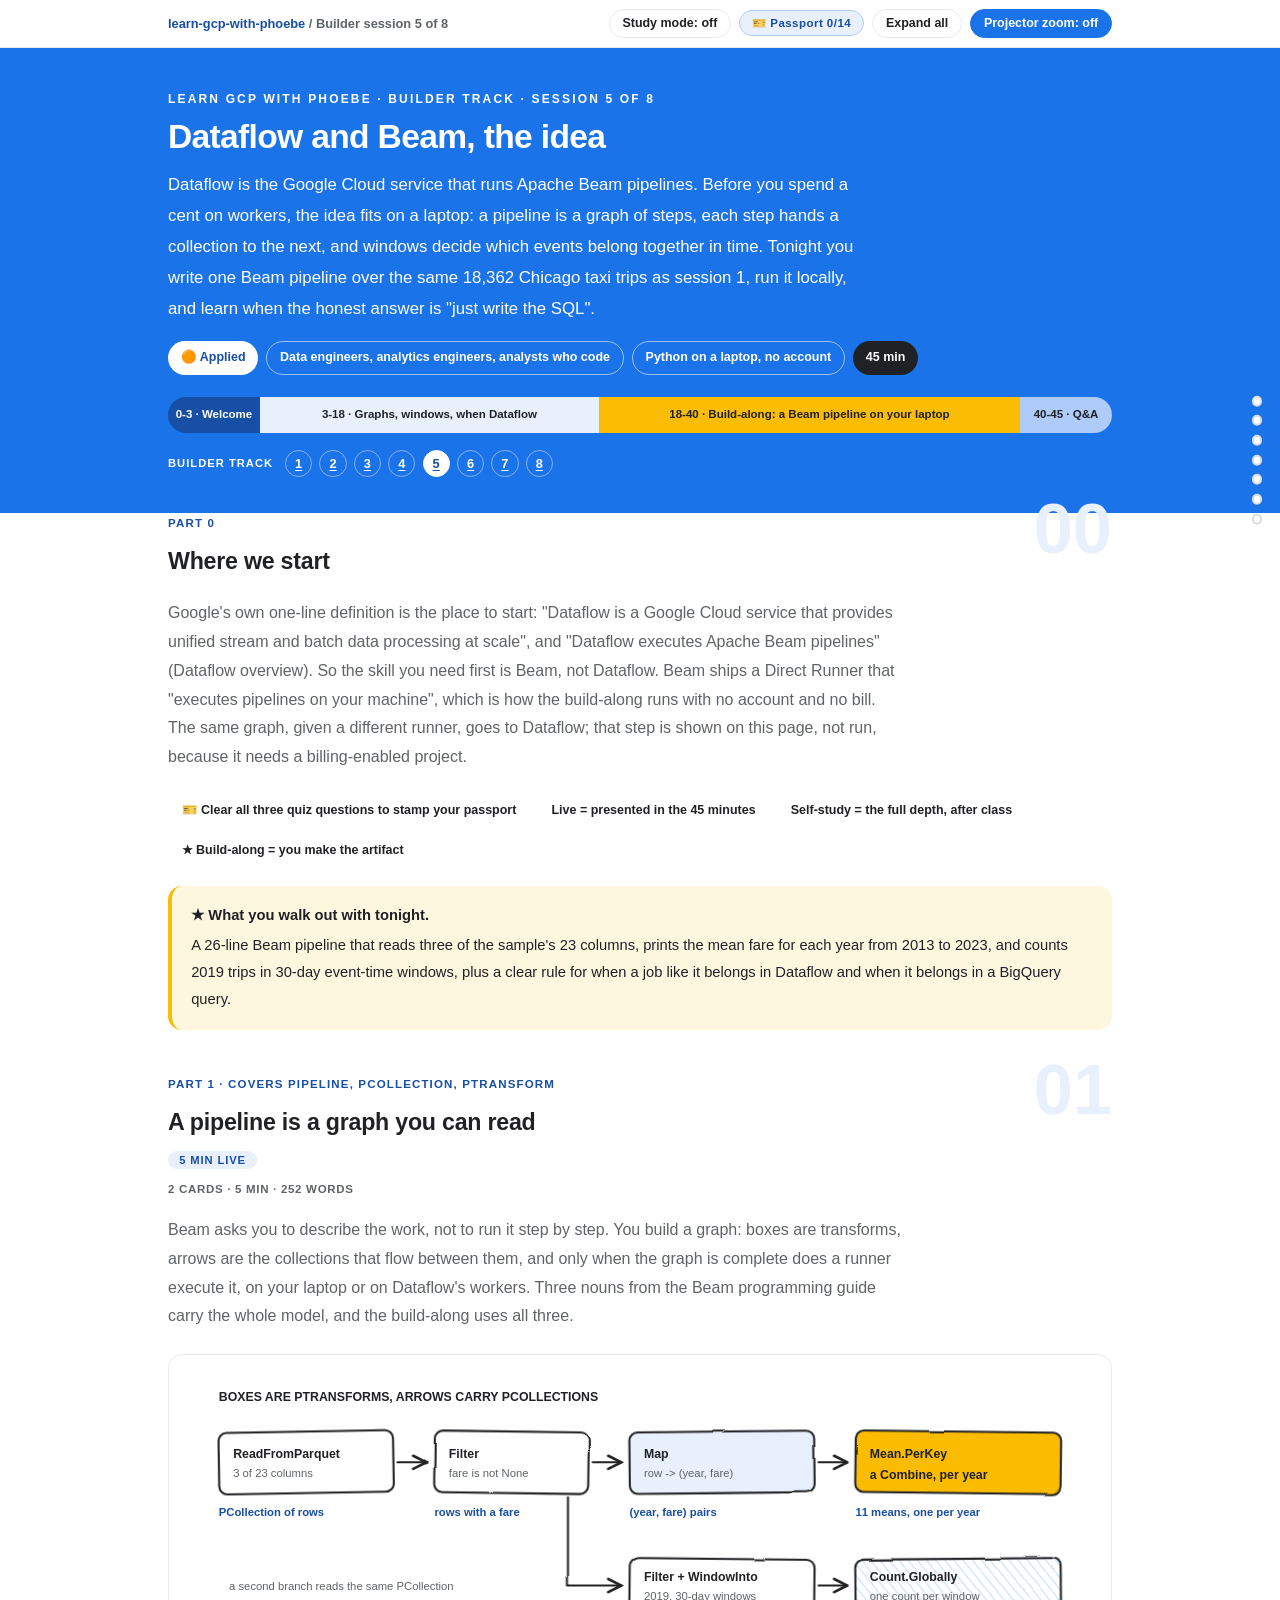
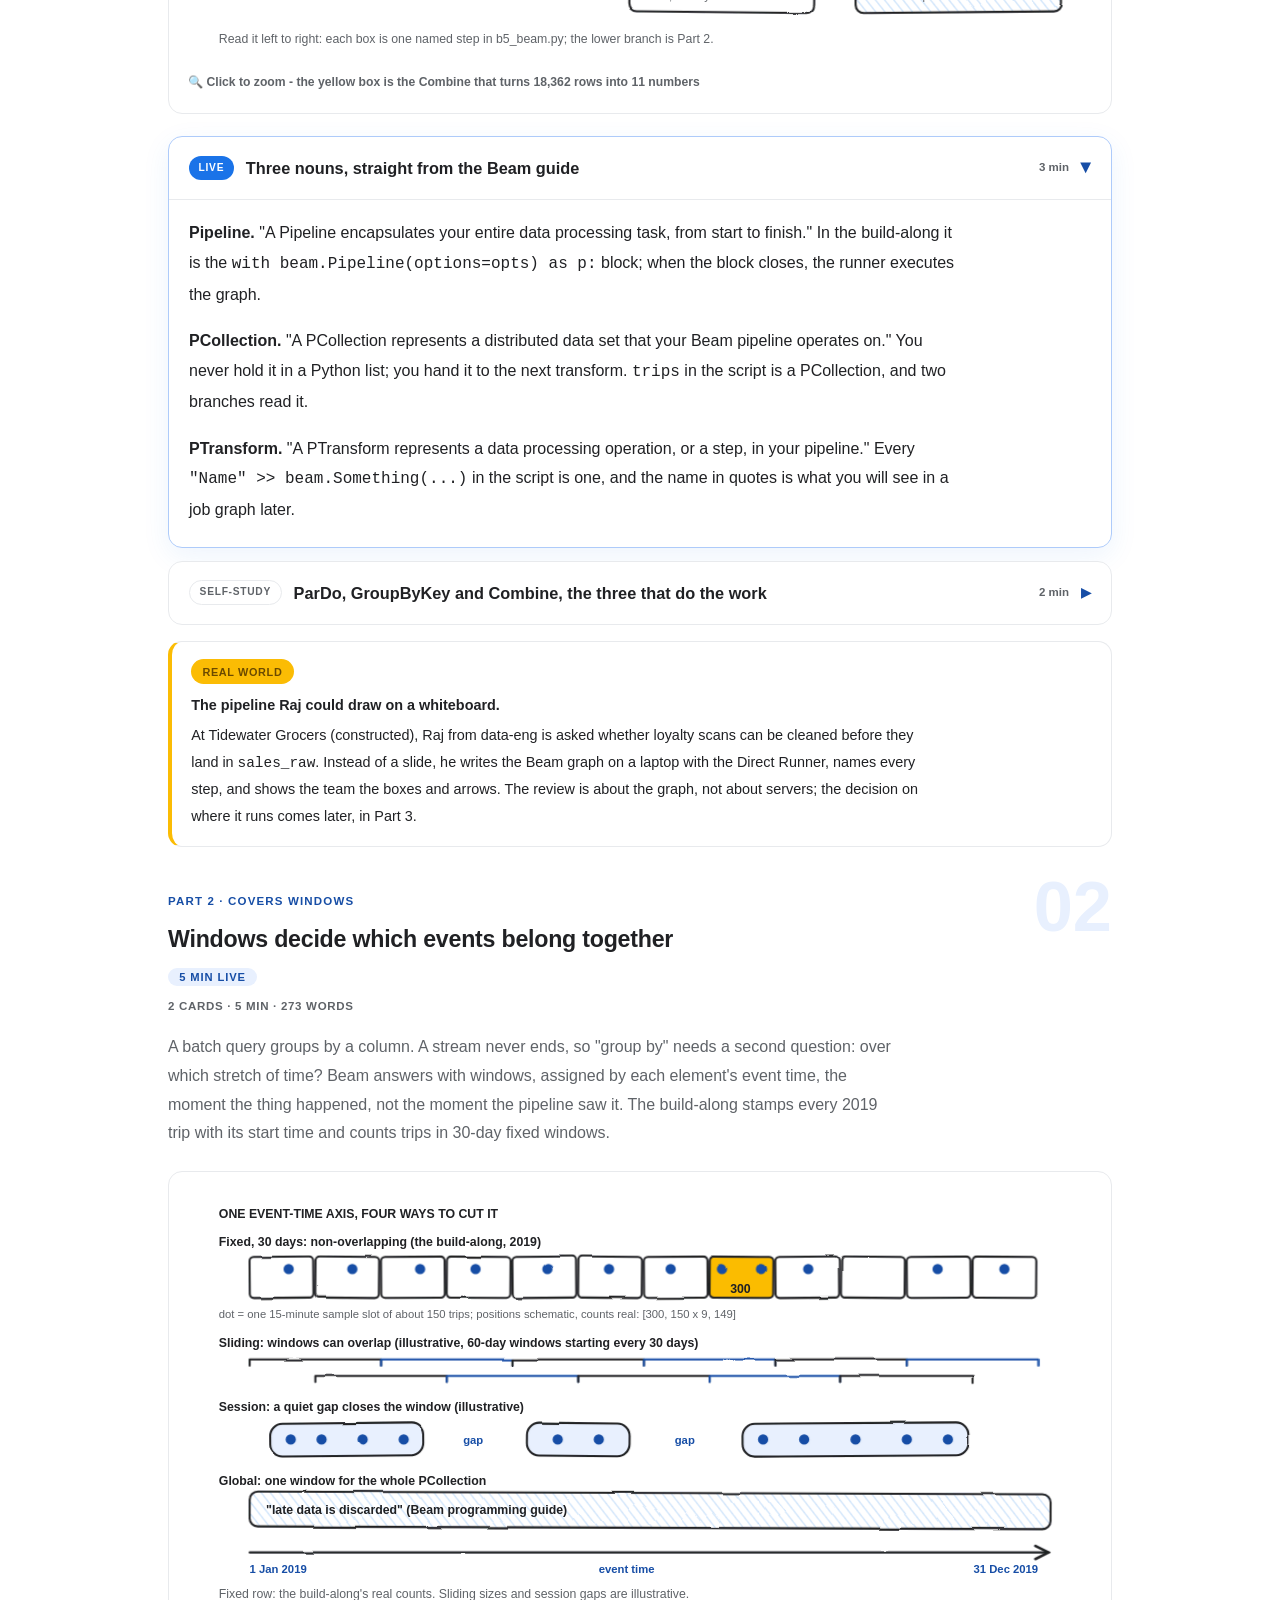
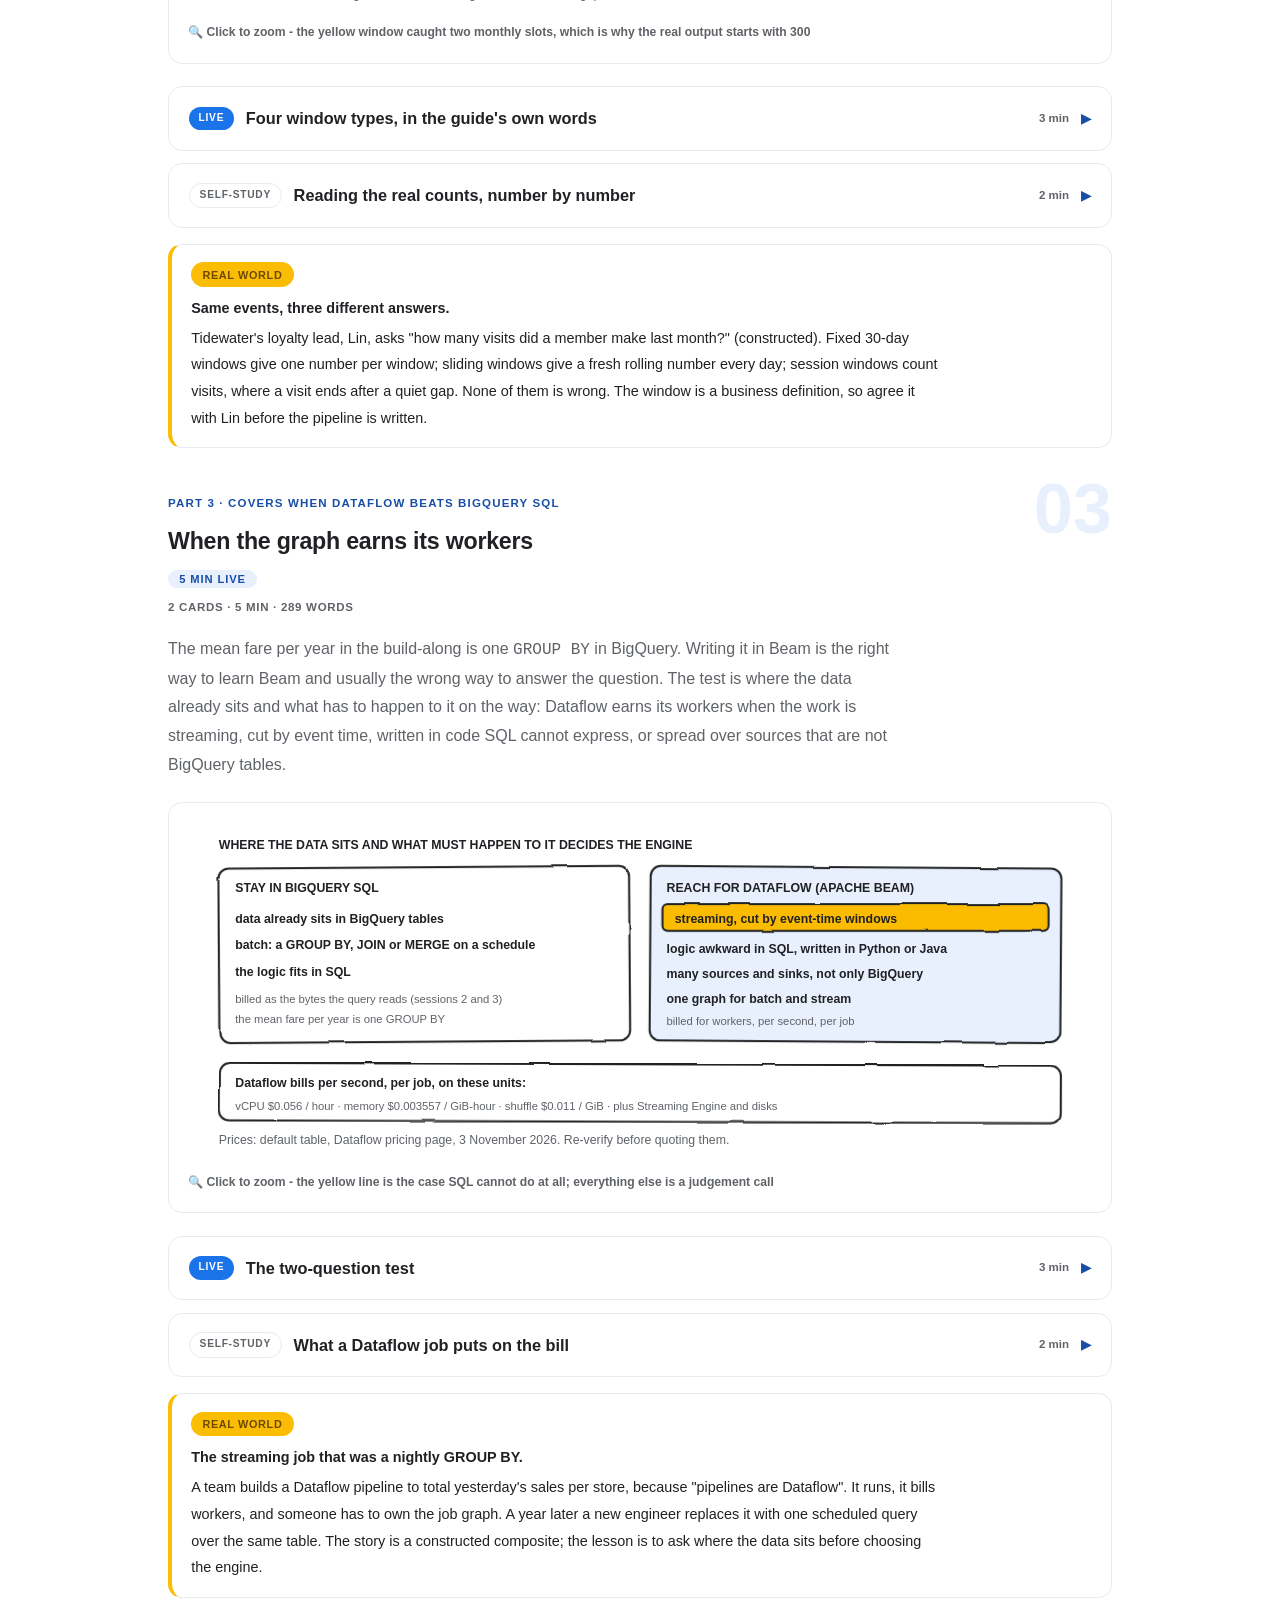
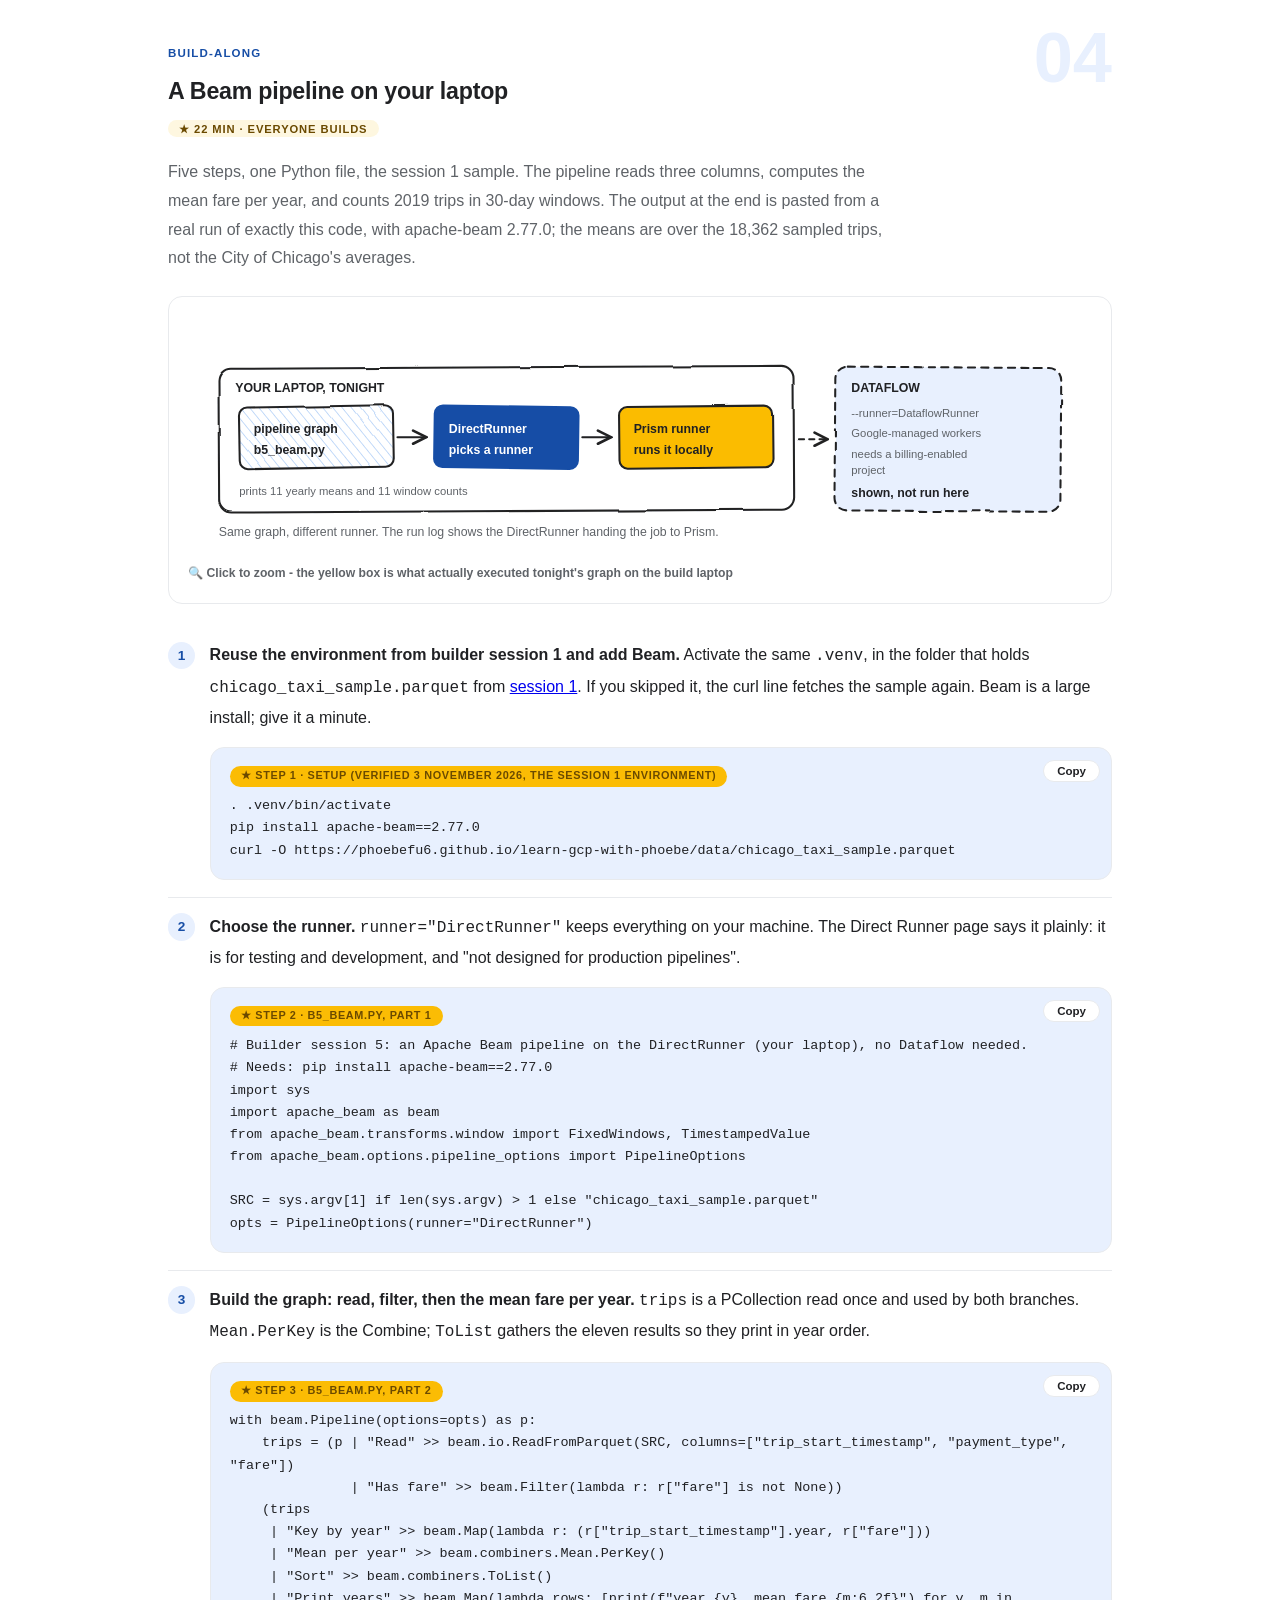
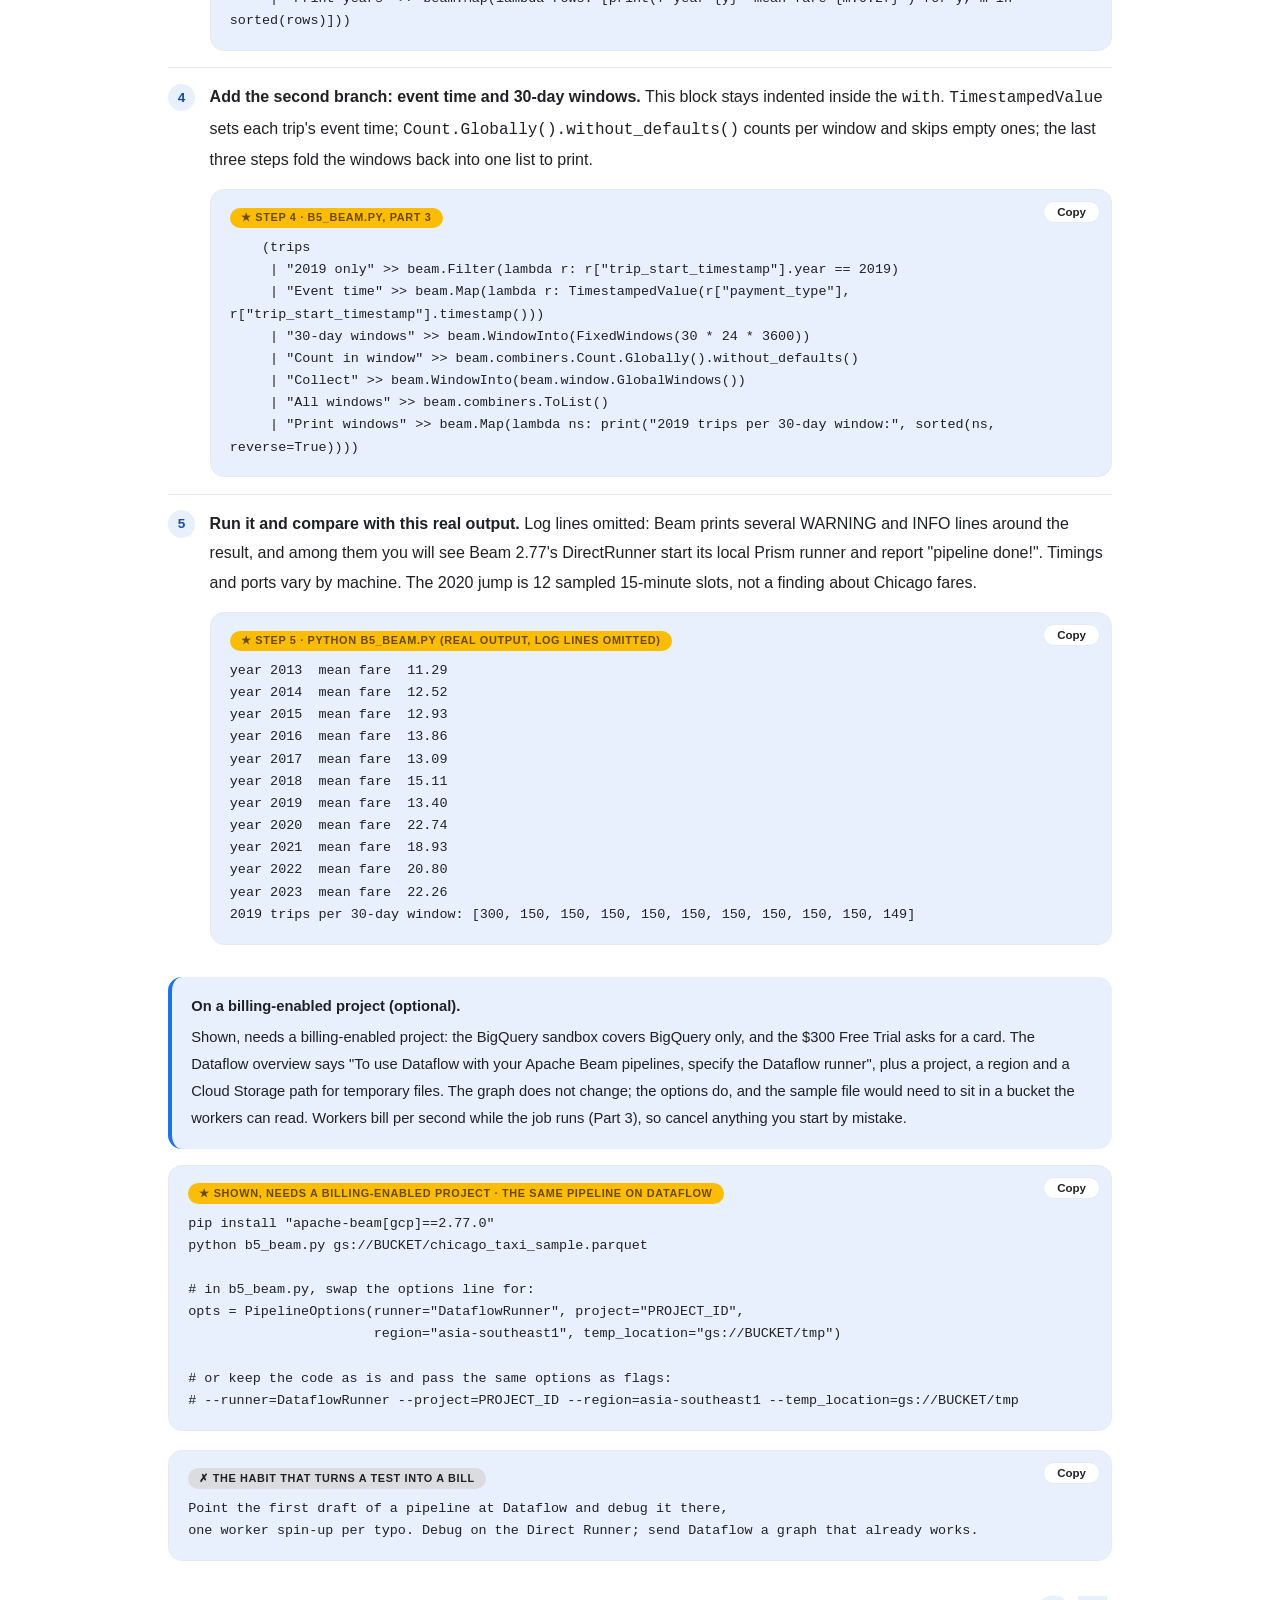
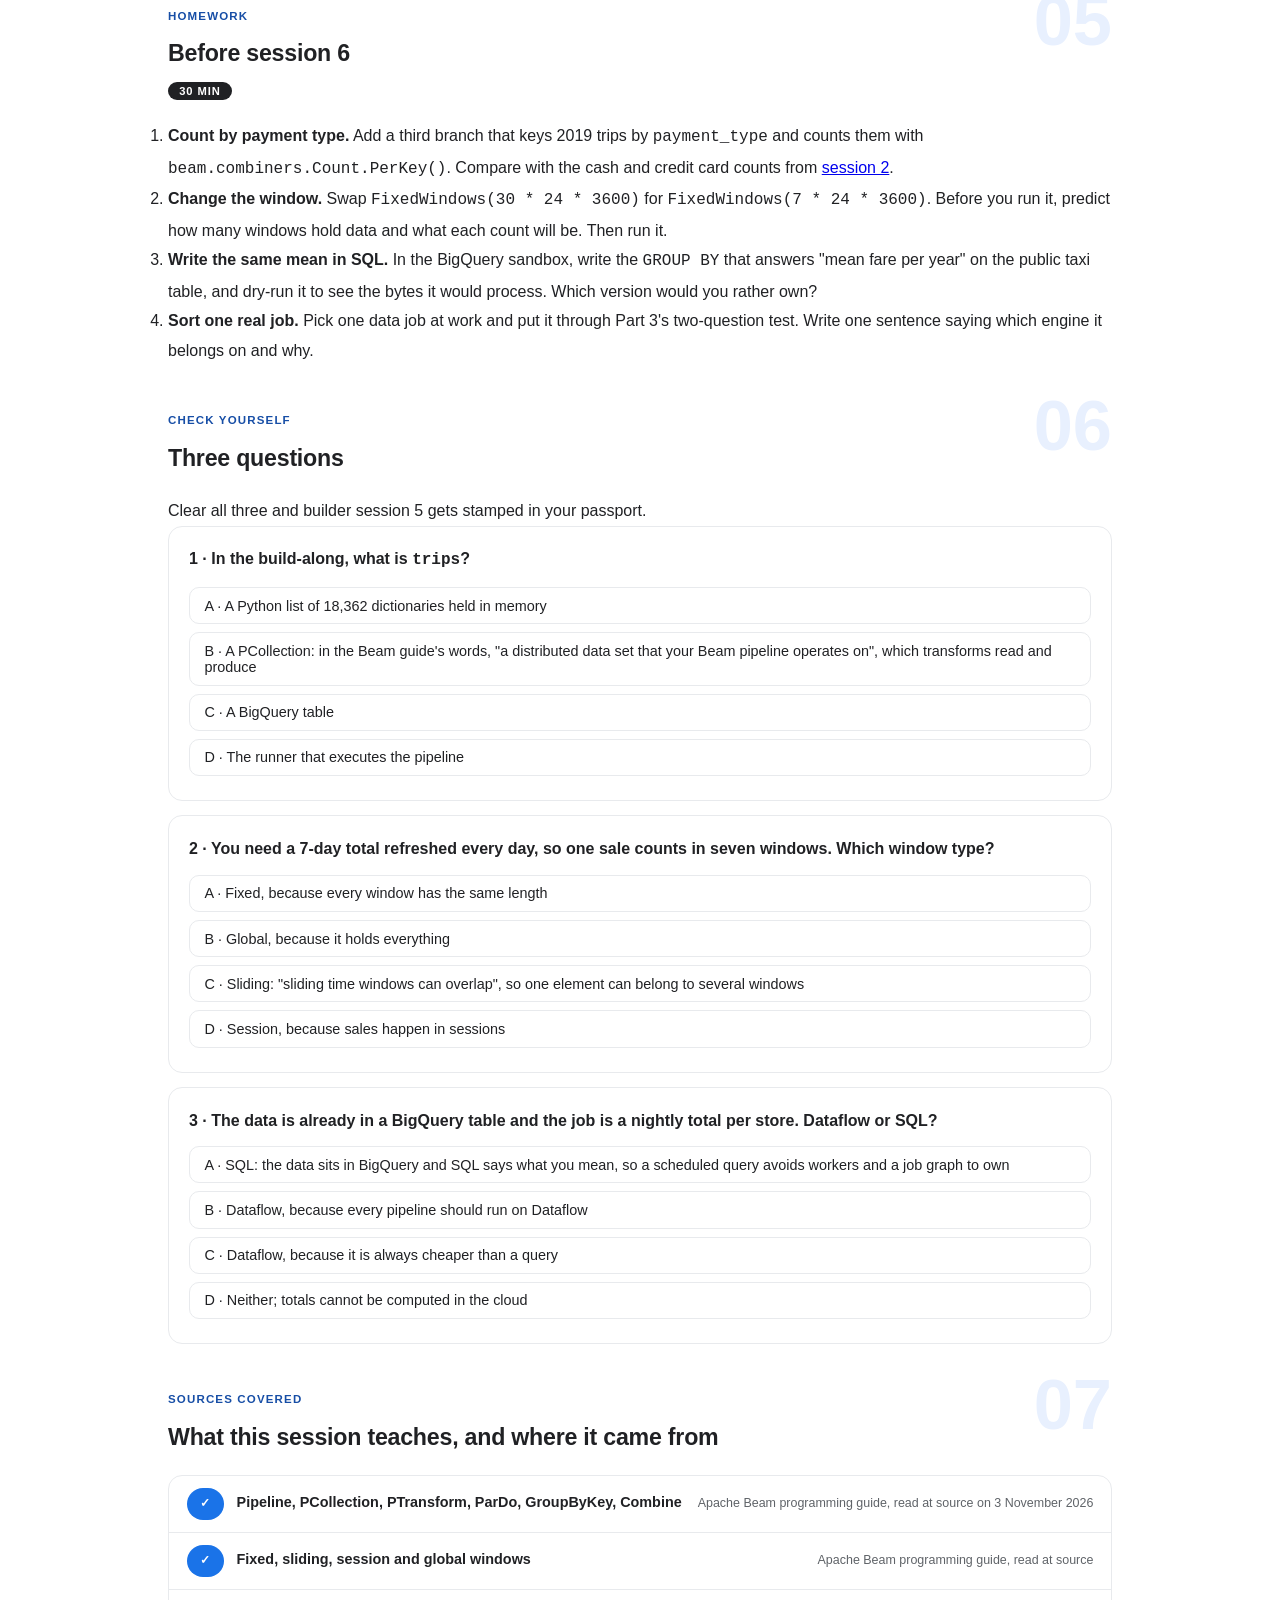
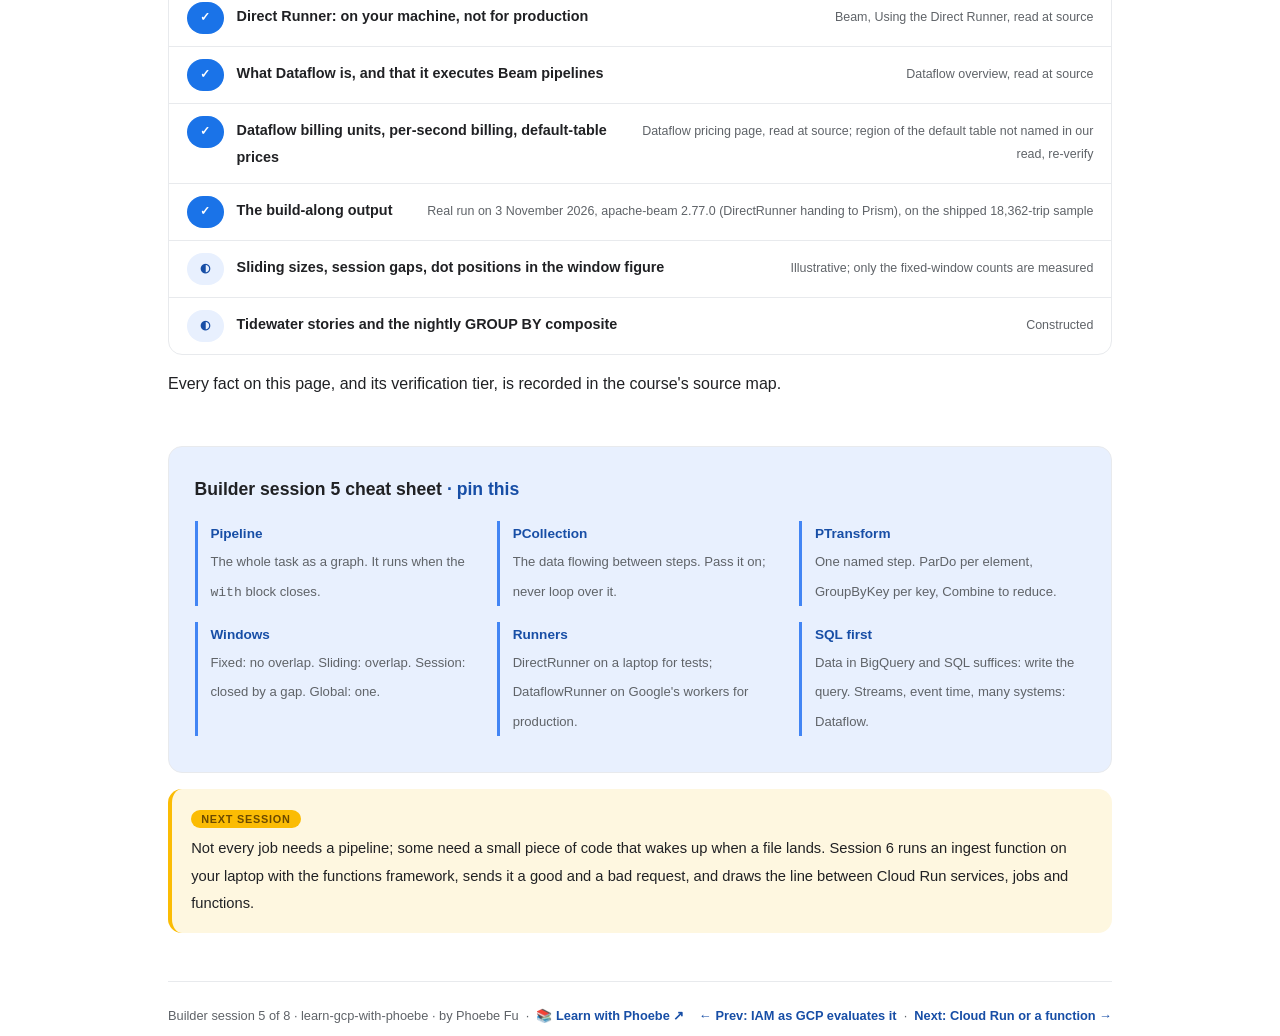
<file: courses/b5-dataflow-and-beam-the-idea.html>
<!DOCTYPE html>
<html lang="en">
<head>
<meta charset="UTF-8">
<meta name="viewport" content="width=device-width, initial-scale=1.0">
<!-- social:start -->
<meta name="description" content="Builder session 5 of 8. The idea behind Dataflow: an Apache Beam pipeline is a graph of PTransforms passing PCollections, windows group events by event time, and the same graph runs on your laptop or on Dataflow. Built with apache-beam 2.77.0 on 18,362 real Chicago taxi trips.">
<meta property="og:type" content="article">
<meta property="og:site_name" content="Learn with Phoebe">
<meta property="og:title" content="Dataflow and Beam, the idea - learn gcp with phoebe">
<meta property="og:description" content="Builder session 5 of 8. One Beam pipeline on a laptop: mean fare per year from 2013 to 2023, and 2019 trips counted in 30-day fixed windows.">
<meta property="og:url" content="https://phoebefu6.github.io/learn-gcp-with-phoebe/courses/b5-dataflow-and-beam-the-idea.html">
<meta property="og:image" content="https://phoebefu6.github.io/learn-gcp-with-phoebe/assets/og-cover.png">
<meta property="og:image:width" content="1200">
<meta property="og:image:height" content="630">
<meta name="twitter:card" content="summary_large_image">
<meta name="twitter:title" content="Dataflow and Beam, the idea - learn gcp with phoebe">
<meta name="twitter:description" content="Builder session 5 of 8. Pipelines, PCollections, windows, and when Dataflow beats BigQuery SQL, on a laptop.">
<meta name="twitter:image" content="https://phoebefu6.github.io/learn-gcp-with-phoebe/assets/og-cover.png">
<!-- social:end -->
<title>Builder session 5 · Dataflow and Beam, the idea - learn gcp with phoebe</title>
<link rel="stylesheet" href="../assets/style.css?v=2">
</head>
<body>

<div class="toolbar">
  <div class="wrap">
    <span class="crumb"><a href="../index.html">learn-gcp-with-phoebe</a> / Builder session 5 of 8</span>
    <button class="btn" id="toggle-all" type="button">Expand all</button>
    <button class="btn primary" id="zoom-toggle" type="button">Projector zoom: off</button>
  </div>
</div>

<header class="masthead">
  <div class="wrap">
    <div class="eyebrow">Learn GCP with Phoebe · Builder track · Session 5 of 8</div>
    <h1>Dataflow and Beam, <span class="accent">the idea</span></h1>
    <p class="sub">Dataflow is the Google Cloud service that runs Apache Beam pipelines. Before you spend a cent on workers, the idea fits on a laptop: a pipeline is a graph of steps, each step hands a collection to the next, and windows decide which events belong together in time. Tonight you write one Beam pipeline over the same 18,362 Chicago taxi trips as session 1, run it locally, and learn when the honest answer is "just write the SQL".</p>
    <div class="chip-row">
      <span class="chip level">🟠 Applied</span>
      <span class="chip audience">Data engineers, analytics engineers, analysts who code</span>
      <span class="chip audience">Python on a laptop, no account</span>
      <span class="chip time">45 min</span>
    </div>
    <div class="agenda">
      <span class="a1" style="flex:1">0-3 · Welcome</span>
      <span class="a2" style="flex:4">3-18 · Graphs, windows, when Dataflow</span>
      <span class="a3" style="flex:5">18-40 · Build-along: a Beam pipeline on your laptop</span>
      <span class="a4" style="flex:1">40-45 · Q&amp;A</span>
    </div>
  </div>
</header>

<main class="wrap">

  <section class="section" id="intro">
    <div class="section-kicker">
      <span class="klabel">Part 0</span>
      <h2>Where we start</h2>
    </div>
    <p class="lede">Google's own one-line definition is the place to start: "Dataflow is a Google Cloud service that provides unified stream and batch data processing at scale", and "Dataflow executes Apache Beam pipelines" (Dataflow overview). So the skill you need first is Beam, not Dataflow. Beam ships a Direct Runner that "executes pipelines on your machine", which is how the build-along runs with no account and no bill. The same graph, given a different runner, goes to Dataflow; that step is shown on this page, not run, because it needs a billing-enabled project.</p>

    <div class="legend">
      <span class="pill">🎫 Clear all three quiz questions to stamp your passport</span>
      <span class="pill">Live = presented in the 45 minutes</span>
      <span class="pill">Self-study = the full depth, after class</span>
      <span class="pill">★ Build-along = you make the artifact</span>
    </div>

    <div class="callout win">
      <p><strong>★ What you walk out with tonight.</strong> A 26-line Beam pipeline that reads three of the sample's 23 columns, prints the mean fare for each year from 2013 to 2023, and counts 2019 trips in 30-day event-time windows, plus a clear rule for when a job like it belongs in Dataflow and when it belongs in a BigQuery query.</p>
    </div>
  </section>

  <section class="section" id="part-1">
    <div class="section-kicker">
      <span class="klabel">Part 1 · covers Pipeline, PCollection, PTransform</span>
      <h2>A pipeline is a graph you can read</h2>
      <span class="tag concept">5 min live</span>
    </div>
    <p class="lede">Beam asks you to describe the work, not to run it step by step. You build a graph: boxes are transforms, arrows are the collections that flow between them, and only when the graph is complete does a runner execute it, on your laptop or on Dataflow's workers. Three nouns from the Beam programming guide carry the whole model, and the build-along uses all three.</p>

    <figure class="zoomable">
      <svg viewBox="0 0 880 280" xmlns="http://www.w3.org/2000/svg" role="img" aria-label="The build-along pipeline drawn as a graph. ReadFromParquet reads 3 of 23 columns and outputs a PCollection of rows. Filter keeps rows where fare is not None. Map turns each row into a year and fare pair. Mean.PerKey, a Combine per year, outputs eleven means, one per year. A second branch reads the same filtered PCollection, keeps 2019, applies 30-day windows and counts per window.">
        <defs>
          <filter id="b5aSk" x="-3%" y="-3%" width="106%" height="106%"><feTurbulence type="fractalNoise" baseFrequency="0.02" numOctaves="2" seed="51" result="n"/><feDisplacementMap in="SourceGraphic" in2="n" scale="2.4" xChannelSelector="R" yChannelSelector="G"/></filter>
          <pattern id="b5aHc" patternUnits="userSpaceOnUse" width="7" height="7" patternTransform="rotate(-38)"><line x1="0" y1="0" x2="0" y2="7" stroke="#1A73E8" stroke-width="1" opacity=".5"/></pattern>
          <marker id="b5aAr" viewBox="0 0 10 10" refX="9" refY="5" markerWidth="8" markerHeight="8" orient="auto"><path d="M1 1 L9 5 L1 9" fill="none" stroke="#202124" stroke-width="1.6" stroke-linecap="round"/></marker>
        </defs>
        <style>
          .b5aH { font: 800 12px Inter, sans-serif; fill: #202124; }
          .b5aL { font: 600 12px Inter, sans-serif; fill: #202124; }
          .b5aS { font: 400 11px Inter, sans-serif; fill: #5F6368; }
          .b5aA { font: 700 11px Inter, sans-serif; fill: #174EA6; }
          .b5aN { font: 400 12px Inter, sans-serif; fill: #5F6368; }
        </style>

        <text class="b5aH" x="30" y="26">BOXES ARE PTRANSFORMS, ARROWS CARRY PCOLLECTIONS</text>

        <g filter="url(#b5aSk)" fill="none" stroke="#202124" stroke-width="2" stroke-linecap="round" stroke-linejoin="round">
          <rect x="30" y="56" width="170" height="60" rx="8" transform="rotate(-1 115 86)" fill="#FFFFFF"/>
          <rect x="240" y="56" width="150" height="60" rx="8" transform="rotate(0.8 315 86)" fill="#FFFFFF"/>
          <rect x="430" y="56" width="180" height="60" rx="8" transform="rotate(-0.6 520 86)" fill="#E8F0FE"/>
          <rect x="650" y="56" width="200" height="60" rx="8" transform="rotate(0.7 750 86)" fill="#FBBC04"/>
          <rect x="430" y="180" width="180" height="52" rx="8" transform="rotate(0.6 520 206)" fill="#FFFFFF"/>
          <rect x="650" y="180" width="200" height="52" rx="8" transform="rotate(-0.5 750 206)" fill="url(#b5aHc)"/>
          <path d="M204 86 L232 86" marker-end="url(#b5aAr)"/>
          <path d="M394 86 L422 86" marker-end="url(#b5aAr)"/>
          <path d="M614 86 L642 86" marker-end="url(#b5aAr)"/>
          <path d="M370 120 L370 206 L422 206" marker-end="url(#b5aAr)"/>
          <path d="M614 206 L642 206" marker-end="url(#b5aAr)"/>
        </g>

        <text class="b5aL" x="44" y="82">ReadFromParquet</text>
        <text class="b5aS" x="44" y="100">3 of 23 columns</text>
        <text class="b5aL" x="254" y="82">Filter</text>
        <text class="b5aS" x="254" y="100">fare is not None</text>
        <text class="b5aL" x="444" y="82">Map</text>
        <text class="b5aS" x="444" y="100">row -&gt; (year, fare)</text>
        <text class="b5aL" x="664" y="82">Mean.PerKey</text>
        <text class="b5aL" x="664" y="102">a Combine, per year</text>
        <text class="b5aA" x="30" y="138">PCollection of rows</text>
        <text class="b5aA" x="240" y="138">rows with a fare</text>
        <text class="b5aA" x="430" y="138">(year, fare) pairs</text>
        <text class="b5aA" x="650" y="138">11 means, one per year</text>
        <text class="b5aS" x="40" y="210">a second branch reads the same PCollection</text>
        <text class="b5aL" x="444" y="202">Filter + WindowInto</text>
        <text class="b5aS" x="444" y="220">2019, 30-day windows</text>
        <text class="b5aL" x="664" y="202">Count.Globally</text>
        <text class="b5aS" x="664" y="220">one count per window</text>

        <text class="b5aN" x="30" y="262">Read it left to right: each box is one named step in b5_beam.py; the lower branch is Part 2.</text>
      </svg>
      <figcaption>🔍 Click to zoom - the yellow box is the Combine that turns 18,362 rows into 11 numbers</figcaption>
    </figure>

    <details class="card" open>
      <summary><span class="mode live">Live</span>Three nouns, straight from the Beam guide<span class="mini">3 min</span><span class="caret">▶</span></summary>
      <div class="body">
        <p><strong>Pipeline.</strong> "A Pipeline encapsulates your entire data processing task, from start to finish." In the build-along it is the <code>with beam.Pipeline(options=opts) as p:</code> block; when the block closes, the runner executes the graph.</p>
        <p><strong>PCollection.</strong> "A PCollection represents a distributed data set that your Beam pipeline operates on." You never hold it in a Python list; you hand it to the next transform. <code>trips</code> in the script is a PCollection, and two branches read it.</p>
        <p><strong>PTransform.</strong> "A PTransform represents a data processing operation, or a step, in your pipeline." Every <code>"Name" &gt;&gt; beam.Something(...)</code> in the script is one, and the name in quotes is what you will see in a job graph later.</p>
      </div>
    </details>

    <details class="card">
      <summary><span class="mode self">Self-study</span>ParDo, GroupByKey and Combine, the three that do the work<span class="mini">2 min</span><span class="caret">▶</span></summary>
      <div class="body">
        <p>The guide names the core transforms. "ParDo is a Beam transform for generic parallel processing": one element in, zero or more out. <code>beam.Filter</code> and <code>beam.Map</code> in the script are the everyday element-by-element cases of that idea. "GroupByKey is a Beam transform for processing collections of key/value pairs": it gathers every value that shares a key. "Combine is a Beam transform for combining collections of elements or values in your data", and its per-key form combines the values for each key. <code>Mean.PerKey</code> is exactly that: the key is the year, the values are fares, and the result is one mean per year.</p>
        <p>The professional habit: prefer a Combine to a GroupByKey followed by your own loop. A Combine tells the runner the operation can be done in parts and merged, which is what lets a runner spread it over many workers.</p>
      </div>
    </details>

    <div class="callout example">
      <span class="ex-pill">Real world</span>
      <p><strong>The pipeline Raj could draw on a whiteboard.</strong> At Tidewater Grocers (constructed), Raj from data-eng is asked whether loyalty scans can be cleaned before they land in <code>sales_raw</code>. Instead of a slide, he writes the Beam graph on a laptop with the Direct Runner, names every step, and shows the team the boxes and arrows. The review is about the graph, not about servers; the decision on where it runs comes later, in Part 3.</p>
    </div>
  </section>

  <section class="section" id="part-2">
    <div class="section-kicker">
      <span class="klabel">Part 2 · covers windows</span>
      <h2>Windows decide which events belong together</h2>
      <span class="tag concept">5 min live</span>
    </div>
    <p class="lede">A batch query groups by a column. A stream never ends, so "group by" needs a second question: over which stretch of time? Beam answers with windows, assigned by each element's event time, the moment the thing happened, not the moment the pipeline saw it. The build-along stamps every 2019 trip with its start time and counts trips in 30-day fixed windows.</p>

    <figure class="zoomable">
      <svg viewBox="0 0 880 410" xmlns="http://www.w3.org/2000/svg" role="img" aria-label="Four window types over one event-time axis for 2019. Fixed 30-day windows sit side by side without overlapping; twelve sample slots fall into them, and one window holds two slots, giving the real count of 300; the others hold 150 nine times and 149 once. Sliding windows are drawn as staggered brackets that overlap. Session windows wrap clusters of events and close after a gap. The global window is one band across the whole year, where late data is discarded.">
        <defs>
          <filter id="b5bSk" x="-3%" y="-3%" width="106%" height="106%"><feTurbulence type="fractalNoise" baseFrequency="0.02" numOctaves="2" seed="57" result="n"/><feDisplacementMap in="SourceGraphic" in2="n" scale="2.4" xChannelSelector="R" yChannelSelector="G"/></filter>
          <pattern id="b5bHc" patternUnits="userSpaceOnUse" width="7" height="7" patternTransform="rotate(-38)"><line x1="0" y1="0" x2="0" y2="7" stroke="#1A73E8" stroke-width="1" opacity=".5"/></pattern>
          <marker id="b5bAr" viewBox="0 0 10 10" refX="9" refY="5" markerWidth="8" markerHeight="8" orient="auto"><path d="M1 1 L9 5 L1 9" fill="none" stroke="#202124" stroke-width="1.6" stroke-linecap="round"/></marker>
        </defs>
        <style>
          .b5bH { font: 800 12px Inter, sans-serif; fill: #202124; }
          .b5bL { font: 600 12px Inter, sans-serif; fill: #202124; }
          .b5bS { font: 400 11px Inter, sans-serif; fill: #5F6368; }
          .b5bA { font: 700 11px Inter, sans-serif; fill: #174EA6; }
          .b5bN { font: 400 12px Inter, sans-serif; fill: #5F6368; }
        </style>

        <text class="b5bH" x="30" y="26">ONE EVENT-TIME AXIS, FOUR WAYS TO CUT IT</text>

        <g filter="url(#b5bSk)" fill="none" stroke="#202124" stroke-width="2" stroke-linecap="round" stroke-linejoin="round">
          <rect x="60" y="64" width="62" height="40" rx="4" transform="rotate(-0.5 91 84)" fill="#FFFFFF"/>
          <rect x="124" y="64" width="62" height="40" rx="4" transform="rotate(0.5 155 84)" fill="#FFFFFF"/>
          <rect x="188" y="64" width="62" height="40" rx="4" transform="rotate(-0.4 219 84)" fill="#FFFFFF"/>
          <rect x="252" y="64" width="62" height="40" rx="4" transform="rotate(0.4 283 84)" fill="#FFFFFF"/>
          <rect x="316" y="64" width="62" height="40" rx="4" transform="rotate(-0.5 347 84)" fill="#FFFFFF"/>
          <rect x="380" y="64" width="62" height="40" rx="4" transform="rotate(0.5 411 84)" fill="#FFFFFF"/>
          <rect x="444" y="64" width="62" height="40" rx="4" transform="rotate(-0.4 475 84)" fill="#FFFFFF"/>
          <rect x="508" y="64" width="62" height="40" rx="4" transform="rotate(0.4 539 84)" fill="#FBBC04"/>
          <rect x="572" y="64" width="62" height="40" rx="4" transform="rotate(-0.5 603 84)" fill="#FFFFFF"/>
          <rect x="636" y="64" width="62" height="40" rx="4" transform="rotate(0.5 667 84)" fill="#FFFFFF"/>
          <rect x="700" y="64" width="62" height="40" rx="4" transform="rotate(-0.4 731 84)" fill="#FFFFFF"/>
          <rect x="764" y="64" width="62" height="40" rx="4" transform="rotate(0.4 795 84)" fill="#FFFFFF"/>
          <circle cx="98" cy="76" r="4" fill="#174EA6" stroke="#174EA6"/>
          <circle cx="160" cy="76" r="4" fill="#174EA6" stroke="#174EA6"/>
          <circle cx="226" cy="76" r="4" fill="#174EA6" stroke="#174EA6"/>
          <circle cx="280" cy="76" r="4" fill="#174EA6" stroke="#174EA6"/>
          <circle cx="350" cy="76" r="4" fill="#174EA6" stroke="#174EA6"/>
          <circle cx="410" cy="76" r="4" fill="#174EA6" stroke="#174EA6"/>
          <circle cx="470" cy="76" r="4" fill="#174EA6" stroke="#174EA6"/>
          <circle cx="520" cy="76" r="4" fill="#174EA6" stroke="#174EA6"/>
          <circle cx="558" cy="76" r="4" fill="#174EA6" stroke="#174EA6"/>
          <circle cx="604" cy="76" r="4" fill="#174EA6" stroke="#174EA6"/>
          <circle cx="730" cy="76" r="4" fill="#174EA6" stroke="#174EA6"/>
          <circle cx="796" cy="76" r="4" fill="#174EA6" stroke="#174EA6"/>
          <path d="M60 170 L60 164 L188 164 L188 170"/>
          <path d="M124 186 L124 180 L252 180 L252 186"/>
          <path d="M188 170 L188 164 L316 164 L316 170" stroke="#174EA6"/>
          <path d="M252 186 L252 180 L380 180 L380 186" stroke="#174EA6"/>
          <path d="M316 170 L316 164 L444 164 L444 170"/>
          <path d="M380 186 L380 180 L508 180 L508 186"/>
          <path d="M444 170 L444 164 L572 164 L572 170" stroke="#174EA6"/>
          <path d="M508 186 L508 180 L636 180 L636 186" stroke="#174EA6"/>
          <path d="M572 170 L572 164 L700 164 L700 170"/>
          <path d="M636 186 L636 180 L764 180 L764 186"/>
          <path d="M700 170 L700 164 L828 164 L828 170" stroke="#174EA6"/>
          <rect x="80" y="226" width="150" height="32" rx="12" transform="rotate(-0.6 155 242)" fill="#E8F0FE"/>
          <rect x="330" y="226" width="100" height="32" rx="12" transform="rotate(0.6 380 242)" fill="#E8F0FE"/>
          <rect x="540" y="226" width="220" height="32" rx="12" transform="rotate(-0.4 650 242)" fill="#E8F0FE"/>
          <circle cx="100" cy="242" r="4" fill="#174EA6" stroke="#174EA6"/>
          <circle cx="130" cy="242" r="4" fill="#174EA6" stroke="#174EA6"/>
          <circle cx="170" cy="242" r="4" fill="#174EA6" stroke="#174EA6"/>
          <circle cx="210" cy="242" r="4" fill="#174EA6" stroke="#174EA6"/>
          <circle cx="360" cy="242" r="4" fill="#174EA6" stroke="#174EA6"/>
          <circle cx="400" cy="242" r="4" fill="#174EA6" stroke="#174EA6"/>
          <circle cx="560" cy="242" r="4" fill="#174EA6" stroke="#174EA6"/>
          <circle cx="600" cy="242" r="4" fill="#174EA6" stroke="#174EA6"/>
          <circle cx="650" cy="242" r="4" fill="#174EA6" stroke="#174EA6"/>
          <circle cx="700" cy="242" r="4" fill="#174EA6" stroke="#174EA6"/>
          <circle cx="740" cy="242" r="4" fill="#174EA6" stroke="#174EA6"/>
          <rect x="60" y="294" width="780" height="34" rx="8" transform="rotate(0.2 450 311)" fill="url(#b5bHc)"/>
          <path d="M60 352 L838 352" marker-end="url(#b5bAr)"/>
        </g>

        <text class="b5bL" x="30" y="54">Fixed, 30 days: non-overlapping (the build-along, 2019)</text>
        <text class="b5bL" x="528" y="99">300</text>
        <text class="b5bS" x="30" y="124">dot = one 15-minute sample slot of about 150 trips; positions schematic, counts real: [300, 150 x 9, 149]</text>
        <text class="b5bL" x="30" y="152">Sliding: windows can overlap (illustrative, 60-day windows starting every 30 days)</text>
        <text class="b5bL" x="30" y="214">Session: a quiet gap closes the window (illustrative)</text>
        <text class="b5bA" x="268" y="246">gap</text>
        <text class="b5bA" x="474" y="246">gap</text>
        <text class="b5bL" x="30" y="286">Global: one window for the whole PCollection</text>
        <text class="b5bL" x="76" y="315">"late data is discarded" (Beam programming guide)</text>
        <text class="b5bA" x="60" y="372">1 Jan 2019</text>
        <text class="b5bA" x="400" y="372">event time</text>
        <text class="b5bA" x="765" y="372">31 Dec 2019</text>

        <text class="b5bN" x="30" y="396">Fixed row: the build-along's real counts. Sliding sizes and session gaps are illustrative.</text>
      </svg>
      <figcaption>🔍 Click to zoom - the yellow window caught two monthly slots, which is why the real output starts with 300</figcaption>
    </figure>

    <details class="card">
      <summary><span class="mode live">Live</span>Four window types, in the guide's own words<span class="mini">3 min</span><span class="caret">▶</span></summary>
      <div class="body">
        <p><strong>Fixed.</strong> "A fixed time window represents a consistent duration, non overlapping time interval in the data stream." Every element lands in exactly one window. <strong>Sliding.</strong> "sliding time windows can overlap", so one element can count in several windows: the shape for a moving 7-day total refreshed daily. <strong>Session.</strong> A session window "defines windows that contain elements that are within a certain gap duration of another element": a shopper's visit, closed by a quiet gap. <strong>Global.</strong> "all data in a PCollection is assigned to the single global window, and late data is discarded."</p>
        <p>In the build-along, <code>TimestampedValue</code> gives each 2019 trip its start time as event time, and <code>WindowInto(FixedWindows(30 * 24 * 3600))</code> cuts the year into 30-day windows. The counts come back as <code>[300, 150, 150, 150, 150, 150, 150, 150, 150, 150, 149]</code>.</p>
      </div>
    </details>

    <details class="card">
      <summary><span class="mode self">Self-study</span>Reading the real counts, number by number<span class="mini">2 min</span><span class="caret">▶</span></summary>
      <div class="body">
        <p>The sample holds one 15-minute slot per month, and each slot carries about 150 trips. A 30-day window is shorter than most months, so the windows drift against the calendar, and once in the year two monthly slots fall inside the same window: that is the 300. Eleven windows hold data, twelve slots fed them.</p>
        <p>The counts add up to 1,799, while session 1 found 1,800 rows in 2019. The difference is derived from the two outputs: the <code>Has fare</code> filter runs before the 2019 branch, so one 2019 trip with no fare never reached a window. That is the kind of off-by-one a graph makes easy to trace, because every step has a name.</p>
        <p>Streaming design, late data, triggers and watermarks belong to <a href="https://phoebefu6.github.io/learn-streaming-data-with-phoebe/">learn-streaming-data</a>; these pages stop at what the window types are and how Beam assigns them.</p>
      </div>
    </details>

    <div class="callout example">
      <span class="ex-pill">Real world</span>
      <p><strong>Same events, three different answers.</strong> Tidewater's loyalty lead, Lin, asks "how many visits did a member make last month?" (constructed). Fixed 30-day windows give one number per window; sliding windows give a fresh rolling number every day; session windows count visits, where a visit ends after a quiet gap. None of them is wrong. The window is a business definition, so agree it with Lin before the pipeline is written.</p>
    </div>
  </section>

  <section class="section" id="part-3">
    <div class="section-kicker">
      <span class="klabel">Part 3 · covers when Dataflow beats BigQuery SQL</span>
      <h2>When the graph earns its workers</h2>
      <span class="tag concept">5 min live</span>
    </div>
    <p class="lede">The mean fare per year in the build-along is one <code>GROUP BY</code> in BigQuery. Writing it in Beam is the right way to learn Beam and usually the wrong way to answer the question. The test is where the data already sits and what has to happen to it on the way: Dataflow earns its workers when the work is streaming, cut by event time, written in code SQL cannot express, or spread over sources that are not BigQuery tables.</p>

    <figure class="zoomable">
      <svg viewBox="0 0 880 330" xmlns="http://www.w3.org/2000/svg" role="img" aria-label="Two panels. Stay in BigQuery SQL when the data is already in BigQuery tables, the job is a batch GROUP BY, JOIN or MERGE on a schedule, and the logic fits in SQL; it is billed as the bytes the query reads. Reach for Dataflow, running Apache Beam, for streaming with event-time windows, logic awkward in SQL, many sources and sinks, and one graph for batch and stream. Below, Dataflow's billing units from the default table of the Dataflow pricing page: vCPU 0.056 dollars per hour, memory 0.003557 dollars per GiB-hour, shuffle 0.011 dollars per GiB, billed per second per job.">
        <defs>
          <filter id="b5cSk" x="-3%" y="-3%" width="106%" height="106%"><feTurbulence type="fractalNoise" baseFrequency="0.02" numOctaves="2" seed="61" result="n"/><feDisplacementMap in="SourceGraphic" in2="n" scale="2.4" xChannelSelector="R" yChannelSelector="G"/></filter>
          <pattern id="b5cHc" patternUnits="userSpaceOnUse" width="7" height="7" patternTransform="rotate(-38)"><line x1="0" y1="0" x2="0" y2="7" stroke="#1A73E8" stroke-width="1" opacity=".5"/></pattern>
          <marker id="b5cAr" viewBox="0 0 10 10" refX="9" refY="5" markerWidth="8" markerHeight="8" orient="auto"><path d="M1 1 L9 5 L1 9" fill="none" stroke="#202124" stroke-width="1.6" stroke-linecap="round"/></marker>
        </defs>
        <style>
          .b5cH { font: 800 12px Inter, sans-serif; fill: #202124; }
          .b5cL { font: 600 12px Inter, sans-serif; fill: #202124; }
          .b5cS { font: 400 11px Inter, sans-serif; fill: #5F6368; }
          .b5cA { font: 700 11px Inter, sans-serif; fill: #174EA6; }
          .b5cN { font: 400 12px Inter, sans-serif; fill: #5F6368; }
        </style>

        <text class="b5cH" x="30" y="26">WHERE THE DATA SITS AND WHAT MUST HAPPEN TO IT DECIDES THE ENGINE</text>

        <g filter="url(#b5cSk)" fill="none" stroke="#202124" stroke-width="2" stroke-linecap="round" stroke-linejoin="round">
          <rect x="30" y="44" width="400" height="170" rx="10" transform="rotate(-0.4 230 129)" fill="#FFFFFF"/>
          <rect x="450" y="44" width="400" height="170" rx="10" transform="rotate(0.4 650 129)" fill="#E8F0FE"/>
          <rect x="462" y="80" width="376" height="26" rx="5" fill="#FBBC04"/>
          <rect x="30" y="236" width="820" height="56" rx="10" transform="rotate(0.2 440 264)" fill="#FFFFFF"/>
        </g>

        <text class="b5cH" x="46" y="68">STAY IN BIGQUERY SQL</text>
        <text class="b5cL" x="46" y="98">data already sits in BigQuery tables</text>
        <text class="b5cL" x="46" y="124">batch: a GROUP BY, JOIN or MERGE on a schedule</text>
        <text class="b5cL" x="46" y="150">the logic fits in SQL</text>
        <text class="b5cS" x="46" y="176">billed as the bytes the query reads (sessions 2 and 3)</text>
        <text class="b5cS" x="46" y="196">the mean fare per year is one GROUP BY</text>
        <text class="b5cH" x="466" y="68">REACH FOR DATAFLOW (APACHE BEAM)</text>
        <text class="b5cL" x="474" y="98">streaming, cut by event-time windows</text>
        <text class="b5cL" x="466" y="128">logic awkward in SQL, written in Python or Java</text>
        <text class="b5cL" x="466" y="152">many sources and sinks, not only BigQuery</text>
        <text class="b5cL" x="466" y="176">one graph for batch and stream</text>
        <text class="b5cS" x="466" y="198">billed for workers, per second, per job</text>
        <text class="b5cL" x="46" y="258">Dataflow bills per second, per job, on these units:</text>
        <text class="b5cS" x="46" y="280">vCPU $0.056 / hour · memory $0.003557 / GiB-hour · shuffle $0.011 / GiB · plus Streaming Engine and disks</text>

        <text class="b5cN" x="30" y="314">Prices: default table, Dataflow pricing page, 3 November 2026. Re-verify before quoting them.</text>
      </svg>
      <figcaption>🔍 Click to zoom - the yellow line is the case SQL cannot do at all; everything else is a judgement call</figcaption>
    </figure>

    <details class="card">
      <summary><span class="mode live">Live</span>The two-question test<span class="mini">3 min</span><span class="caret">▶</span></summary>
      <div class="body">
        <p><strong>Is the data already in BigQuery, and does SQL say what you mean?</strong> Then stay in SQL. A scheduled query or a SQL step is cheaper to own: no workers, no job graph, and the bill is the bytes read, which sessions 2 and 3 taught you to shrink. <strong>Is it arriving as a stream, cut by event time, or crossing several systems?</strong> Then Beam on Dataflow is the tool built for it: Google's overview calls it "unified stream and batch data processing at scale", one graph for both.</p>
        <p>There is a third option for teams that already write Spark: Managed Service for Apache Spark (formerly Dataproc), on clusters or serverless. Choosing among pipeline designs and orchestration is the job of <a href="https://phoebefu6.github.io/learn-data-pipelines-with-phoebe/">learn-data-pipelines</a> and <a href="https://phoebefu6.github.io/learn-data-orchestration-with-phoebe/">learn-data-orchestration</a>; these pages cover which Google Cloud service runs the result.</p>
      </div>
    </details>

    <details class="card">
      <summary><span class="mode self">Self-study</span>What a Dataflow job puts on the bill<span class="mini">2 min</span><span class="caret">▶</span></summary>
      <div class="body">
        <p>The Dataflow pricing page lists the units: "Worker vCPU and memory (batch, streaming, and FlexRS)", "Dataflow Shuffle data processed (batch and FlexRS)", "Streaming Engine Compute Units or legacy Streaming Engine data processed (streaming only)" and "Data Compute Units (DCUs) (batch and streaming)". Also billed: "Persistent Disk, GPUs, and snapshots." And the clock: "Dataflow usage is billed in per second increments, on a per job basis."</p>
        <p>The default table on that page showed, on 3 November 2026: vCPU $0.056 per hour, memory $0.003557 per GiB-hour, shuffle $0.011 per GiB processed. Our read did not name the region behind the default table, so treat these as one region's list prices, and re-verify them on the Dataflow pricing page for your region before you put them in a plan. The habit that matters more than the rate: a streaming job runs all month, so its workers bill all month, while a scheduled query bills only when it runs.</p>
      </div>
    </details>

    <div class="callout example">
      <span class="ex-pill">Real world</span>
      <p><strong>The streaming job that was a nightly GROUP BY.</strong> A team builds a Dataflow pipeline to total yesterday's sales per store, because "pipelines are Dataflow". It runs, it bills workers, and someone has to own the job graph. A year later a new engineer replaces it with one scheduled query over the same table. The story is a constructed composite; the lesson is to ask where the data sits before choosing the engine.</p>
    </div>
  </section>

  <section class="section" id="demo-1">
    <div class="section-kicker">
      <span class="klabel">Build-along</span>
      <h2>A Beam pipeline on your laptop</h2>
      <span class="tag demo">★ 22 min · everyone builds</span>
    </div>
    <p class="lede">Five steps, one Python file, the session 1 sample. The pipeline reads three columns, computes the mean fare per year, and counts 2019 trips in 30-day windows. The output at the end is pasted from a real run of exactly this code, with apache-beam 2.77.0; the means are over the 18,362 sampled trips, not the City of Chicago's averages.</p>

    <figure class="zoomable">
      <svg viewBox="0 0 880 230" xmlns="http://www.w3.org/2000/svg" role="img" aria-label="Where the pipeline runs. On your laptop, the b5_beam.py pipeline graph goes to the DirectRunner, which in Beam 2.77 hands the job to its local Prism runner; it prints eleven yearly means and eleven window counts. On the right, a dashed panel for Dataflow, reached with runner equals DataflowRunner on Google-managed workers, shown only because it needs a billing-enabled project.">
        <defs>
          <filter id="b5dSk" x="-3%" y="-3%" width="106%" height="106%"><feTurbulence type="fractalNoise" baseFrequency="0.02" numOctaves="2" seed="67" result="n"/><feDisplacementMap in="SourceGraphic" in2="n" scale="2.4" xChannelSelector="R" yChannelSelector="G"/></filter>
          <pattern id="b5dHc" patternUnits="userSpaceOnUse" width="7" height="7" patternTransform="rotate(-38)"><line x1="0" y1="0" x2="0" y2="7" stroke="#1A73E8" stroke-width="1" opacity=".5"/></pattern>
          <marker id="b5dAr" viewBox="0 0 10 10" refX="9" refY="5" markerWidth="8" markerHeight="8" orient="auto"><path d="M1 1 L9 5 L1 9" fill="none" stroke="#202124" stroke-width="1.6" stroke-linecap="round"/></marker>
        </defs>
        <style>
          .b5dH { font: 800 12px Inter, sans-serif; fill: #202124; }
          .b5dL { font: 600 12px Inter, sans-serif; fill: #202124; }
          .b5dS { font: 400 11px Inter, sans-serif; fill: #5F6368; }
          .b5dW { font: 800 12px Inter, sans-serif; fill: #FFFFFF; }
          .b5dN { font: 400 12px Inter, sans-serif; fill: #5F6368; }
        </style>

        <g filter="url(#b5dSk)" fill="none" stroke="#202124" stroke-width="2" stroke-linecap="round" stroke-linejoin="round">
          <rect x="30" y="50" width="560" height="140" rx="12" transform="rotate(-0.3 310 120)" fill="#FFFFFF"/>
          <rect x="50" y="88" width="150" height="60" rx="8" transform="rotate(-1 125 118)" fill="url(#b5dHc)"/>
          <rect x="240" y="88" width="140" height="60" rx="8" transform="rotate(0.8 310 118)" fill="#174EA6" stroke="#174EA6"/>
          <rect x="420" y="88" width="150" height="60" rx="8" transform="rotate(-0.6 495 118)" fill="#FBBC04"/>
          <rect x="630" y="50" width="220" height="140" rx="12" transform="rotate(0.4 740 120)" fill="#E8F0FE" stroke-dasharray="7 6"/>
          <path d="M204 118 L232 118" marker-end="url(#b5dAr)"/>
          <path d="M384 118 L412 118" marker-end="url(#b5dAr)"/>
          <path d="M594 120 L622 120" marker-end="url(#b5dAr)" stroke-dasharray="5 5"/>
        </g>

        <text class="b5dH" x="46" y="74">YOUR LAPTOP, TONIGHT</text>
        <text class="b5dL" x="64" y="114">pipeline graph</text>
        <text class="b5dL" x="64" y="134">b5_beam.py</text>
        <text class="b5dW" x="254" y="114">DirectRunner</text>
        <text class="b5dW" x="254" y="134">picks a runner</text>
        <text class="b5dL" x="434" y="114">Prism runner</text>
        <text class="b5dL" x="434" y="134">runs it locally</text>
        <text class="b5dS" x="50" y="174">prints 11 yearly means and 11 window counts</text>
        <text class="b5dH" x="646" y="74">DATAFLOW</text>
        <text class="b5dS" x="646" y="98">--runner=DataflowRunner</text>
        <text class="b5dS" x="646" y="118">Google-managed workers</text>
        <text class="b5dS" x="646" y="138">needs a billing-enabled</text>
        <text class="b5dS" x="646" y="154">project</text>
        <text class="b5dL" x="646" y="176">shown, not run here</text>

        <text class="b5dN" x="30" y="214">Same graph, different runner. The run log shows the DirectRunner handing the job to Prism.</text>
      </svg>
      <figcaption>🔍 Click to zoom - the yellow box is what actually executed tonight's graph on the build laptop</figcaption>
    </figure>

    <div class="steps">
      <div class="step">
        <p><strong>Reuse the environment from builder session 1 and add Beam.</strong> Activate the same <code>.venv</code>, in the folder that holds <code>chicago_taxi_sample.parquet</code> from <a href="b1-cloud-storage-layout-and-parquet.html">session 1</a>. If you skipped it, the curl line fetches the sample again. Beam is a large install; give it a minute.</p>
        <div class="prompt-box good"><span class="label">★ Step 1 · setup (verified 3 November 2026, the session 1 environment)</span>. .venv/bin/activate
pip install apache-beam==2.77.0
curl -O https://phoebefu6.github.io/learn-gcp-with-phoebe/data/chicago_taxi_sample.parquet</div>
      </div>
      <div class="step">
        <p><strong>Choose the runner.</strong> <code>runner="DirectRunner"</code> keeps everything on your machine. The Direct Runner page says it plainly: it is for testing and development, and "not designed for production pipelines".</p>
        <div class="prompt-box good"><span class="label">★ Step 2 · b5_beam.py, part 1</span># Builder session 5: an Apache Beam pipeline on the DirectRunner (your laptop), no Dataflow needed.
# Needs: pip install apache-beam==2.77.0
import sys
import apache_beam as beam
from apache_beam.transforms.window import FixedWindows, TimestampedValue
from apache_beam.options.pipeline_options import PipelineOptions

SRC = sys.argv[1] if len(sys.argv) &gt; 1 else "chicago_taxi_sample.parquet"
opts = PipelineOptions(runner="DirectRunner")</div>
      </div>
      <div class="step">
        <p><strong>Build the graph: read, filter, then the mean fare per year.</strong> <code>trips</code> is a PCollection read once and used by both branches. <code>Mean.PerKey</code> is the Combine; <code>ToList</code> gathers the eleven results so they print in year order.</p>
        <div class="prompt-box good"><span class="label">★ Step 3 · b5_beam.py, part 2</span>with beam.Pipeline(options=opts) as p:
    trips = (p | "Read" &gt;&gt; beam.io.ReadFromParquet(SRC, columns=["trip_start_timestamp", "payment_type", "fare"])
               | "Has fare" &gt;&gt; beam.Filter(lambda r: r["fare"] is not None))
    (trips
     | "Key by year" &gt;&gt; beam.Map(lambda r: (r["trip_start_timestamp"].year, r["fare"]))
     | "Mean per year" &gt;&gt; beam.combiners.Mean.PerKey()
     | "Sort" &gt;&gt; beam.combiners.ToList()
     | "Print years" &gt;&gt; beam.Map(lambda rows: [print(f"year {y}  mean fare {m:6.2f}") for y, m in sorted(rows)]))</div>
      </div>
      <div class="step">
        <p><strong>Add the second branch: event time and 30-day windows.</strong> This block stays indented inside the <code>with</code>. <code>TimestampedValue</code> sets each trip's event time; <code>Count.Globally().without_defaults()</code> counts per window and skips empty ones; the last three steps fold the windows back into one list to print.</p>
        <div class="prompt-box good"><span class="label">★ Step 4 · b5_beam.py, part 3</span>    (trips
     | "2019 only" &gt;&gt; beam.Filter(lambda r: r["trip_start_timestamp"].year == 2019)
     | "Event time" &gt;&gt; beam.Map(lambda r: TimestampedValue(r["payment_type"], r["trip_start_timestamp"].timestamp()))
     | "30-day windows" &gt;&gt; beam.WindowInto(FixedWindows(30 * 24 * 3600))
     | "Count in window" &gt;&gt; beam.combiners.Count.Globally().without_defaults()
     | "Collect" &gt;&gt; beam.WindowInto(beam.window.GlobalWindows())
     | "All windows" &gt;&gt; beam.combiners.ToList()
     | "Print windows" &gt;&gt; beam.Map(lambda ns: print("2019 trips per 30-day window:", sorted(ns, reverse=True))))</div>
      </div>
      <div class="step">
        <p><strong>Run it and compare with this real output.</strong> Log lines omitted: Beam prints several WARNING and INFO lines around the result, and among them you will see Beam 2.77's DirectRunner start its local Prism runner and report "pipeline done!". Timings and ports vary by machine. The 2020 jump is 12 sampled 15-minute slots, not a finding about Chicago fares.</p>
        <div class="prompt-box good"><span class="label">★ Step 5 · python b5_beam.py (real output, log lines omitted)</span>year 2013  mean fare  11.29
year 2014  mean fare  12.52
year 2015  mean fare  12.93
year 2016  mean fare  13.86
year 2017  mean fare  13.09
year 2018  mean fare  15.11
year 2019  mean fare  13.40
year 2020  mean fare  22.74
year 2021  mean fare  18.93
year 2022  mean fare  20.80
year 2023  mean fare  22.26
2019 trips per 30-day window: [300, 150, 150, 150, 150, 150, 150, 150, 150, 150, 149]</div>
      </div>
    </div>

    <div class="callout tip">
      <p><strong>On a billing-enabled project (optional).</strong> Shown, needs a billing-enabled project: the BigQuery sandbox covers BigQuery only, and the $300 Free Trial asks for a card. The Dataflow overview says "To use Dataflow with your Apache Beam pipelines, specify the Dataflow runner", plus a project, a region and a Cloud Storage path for temporary files. The graph does not change; the options do, and the sample file would need to sit in a bucket the workers can read. Workers bill per second while the job runs (Part 3), so cancel anything you start by mistake.</p>
    </div>
    <div class="prompt-box good"><span class="label">★ Shown, needs a billing-enabled project · the same pipeline on Dataflow</span>pip install "apache-beam[gcp]==2.77.0"
python b5_beam.py gs://BUCKET/chicago_taxi_sample.parquet

# in b5_beam.py, swap the options line for:
opts = PipelineOptions(runner="DataflowRunner", project="PROJECT_ID",
                       region="asia-southeast1", temp_location="gs://BUCKET/tmp")

# or keep the code as is and pass the same options as flags:
# --runner=DataflowRunner --project=PROJECT_ID --region=asia-southeast1 --temp_location=gs://BUCKET/tmp</div>

    <div class="prompt-box bad"><span class="label">✗ The habit that turns a test into a bill</span>Point the first draft of a pipeline at Dataflow and debug it there,
one worker spin-up per typo. Debug on the Direct Runner; send Dataflow a graph that already works.</div>
  </section>

  <section class="section" id="exercise">
    <div class="section-kicker">
      <span class="klabel">Homework</span>
      <h2>Before session 6</h2>
      <span class="tag exercise">30 min</span>
    </div>
    <ol>
      <li><strong>Count by payment type.</strong> Add a third branch that keys 2019 trips by <code>payment_type</code> and counts them with <code>beam.combiners.Count.PerKey()</code>. Compare with the cash and credit card counts from <a href="b2-bigquery-in-the-sandbox.html">session 2</a>.</li>
      <li><strong>Change the window.</strong> Swap <code>FixedWindows(30 * 24 * 3600)</code> for <code>FixedWindows(7 * 24 * 3600)</code>. Before you run it, predict how many windows hold data and what each count will be. Then run it.</li>
      <li><strong>Write the same mean in SQL.</strong> In the BigQuery sandbox, write the <code>GROUP BY</code> that answers "mean fare per year" on the public taxi table, and dry-run it to see the bytes it would process. Which version would you rather own?</li>
      <li><strong>Sort one real job.</strong> Pick one data job at work and put it through Part 3's two-question test. Write one sentence saying which engine it belongs on and why.</li>
    </ol>
  </section>

  <section class="section" id="quiz">
    <div class="section-kicker">
      <span class="klabel">Check yourself</span>
      <h2>Three questions</h2>
    </div>
    <p>Clear all three and builder session 5 gets stamped in your passport.</p>

    <div class="quiz-q" data-answer="1">
      <p class="qtext">1 · In the build-along, what is <code>trips</code>?</p>
      <button class="qopt" type="button">A · A Python list of 18,362 dictionaries held in memory</button>
      <button class="qopt" type="button">B · A PCollection: in the Beam guide's words, "a distributed data set that your Beam pipeline operates on", which transforms read and produce</button>
      <button class="qopt" type="button">C · A BigQuery table</button>
      <button class="qopt" type="button">D · The runner that executes the pipeline</button>
      <p class="qwhy">You never loop over a PCollection yourself; you pass it to PTransforms. Both branches of the build-along read the same <code>trips</code> PCollection.</p>
    </div>

    <div class="quiz-q" data-answer="2">
      <p class="qtext">2 · You need a 7-day total refreshed every day, so one sale counts in seven windows. Which window type?</p>
      <button class="qopt" type="button">A · Fixed, because every window has the same length</button>
      <button class="qopt" type="button">B · Global, because it holds everything</button>
      <button class="qopt" type="button">C · Sliding: "sliding time windows can overlap", so one element can belong to several windows</button>
      <button class="qopt" type="button">D · Session, because sales happen in sessions</button>
      <p class="qwhy">Fixed windows are "non overlapping", so each element lands in one. Session windows close on a gap. Only sliding windows overlap.</p>
    </div>

    <div class="quiz-q" data-answer="0">
      <p class="qtext">3 · The data is already in a BigQuery table and the job is a nightly total per store. Dataflow or SQL?</p>
      <button class="qopt" type="button">A · SQL: the data sits in BigQuery and SQL says what you mean, so a scheduled query avoids workers and a job graph to own</button>
      <button class="qopt" type="button">B · Dataflow, because every pipeline should run on Dataflow</button>
      <button class="qopt" type="button">C · Dataflow, because it is always cheaper than a query</button>
      <button class="qopt" type="button">D · Neither; totals cannot be computed in the cloud</button>
      <p class="qwhy">Dataflow earns its workers for streaming, event-time windows, logic SQL cannot express, or many sources and sinks. A batch total over a BigQuery table is a <code>GROUP BY</code>.</p>
    </div>

    <p class="quiz-score"></p>
  </section>

  <section class="section" id="official">
    <div class="section-kicker">
      <span class="klabel">Sources covered</span>
      <h2>What this session teaches, and where it came from</h2>
    </div>
    <div class="covered">
      <div class="covered-row"><span class="status pill solid">✓</span><span class="name">Pipeline, PCollection, PTransform, ParDo, GroupByKey, Combine</span><span class="note">Apache Beam programming guide, read at source on 3 November 2026</span></div>
      <div class="covered-row"><span class="status pill solid">✓</span><span class="name">Fixed, sliding, session and global windows</span><span class="note">Apache Beam programming guide, read at source</span></div>
      <div class="covered-row"><span class="status pill solid">✓</span><span class="name">Direct Runner: on your machine, not for production</span><span class="note">Beam, Using the Direct Runner, read at source</span></div>
      <div class="covered-row"><span class="status pill solid">✓</span><span class="name">What Dataflow is, and that it executes Beam pipelines</span><span class="note">Dataflow overview, read at source</span></div>
      <div class="covered-row"><span class="status pill solid">✓</span><span class="name">Dataflow billing units, per-second billing, default-table prices</span><span class="note">Dataflow pricing page, read at source; region of the default table not named in our read, re-verify</span></div>
      <div class="covered-row"><span class="status pill solid">✓</span><span class="name">The build-along output</span><span class="note">Real run on 3 November 2026, apache-beam 2.77.0 (DirectRunner handing to Prism), on the shipped 18,362-trip sample</span></div>
      <div class="covered-row"><span class="status pill light">◐</span><span class="name">Sliding sizes, session gaps, dot positions in the window figure</span><span class="note">Illustrative; only the fixed-window counts are measured</span></div>
      <div class="covered-row"><span class="status pill light">◐</span><span class="name">Tidewater stories and the nightly GROUP BY composite</span><span class="note">Constructed</span></div>
    </div>
    <p class="mono" style="margin-top:14px">Every fact on this page, and its verification tier, is recorded in the course's source map.</p>
  </section>

  <section class="cheat" id="cheatsheet">
    <h3>Builder session 5 cheat sheet <span>· pin this</span></h3>
    <div class="grid-2">
      <div class="cheat-item"><b>Pipeline</b><span>The whole task as a graph. It runs when the <code>with</code> block closes.</span></div>
      <div class="cheat-item"><b>PCollection</b><span>The data flowing between steps. Pass it on; never loop over it.</span></div>
      <div class="cheat-item"><b>PTransform</b><span>One named step. ParDo per element, GroupByKey per key, Combine to reduce.</span></div>
      <div class="cheat-item"><b>Windows</b><span>Fixed: no overlap. Sliding: overlap. Session: closed by a gap. Global: one.</span></div>
      <div class="cheat-item"><b>Runners</b><span>DirectRunner on a laptop for tests; DataflowRunner on Google's workers for production.</span></div>
      <div class="cheat-item"><b>SQL first</b><span>Data in BigQuery and SQL suffices: write the query. Streams, event time, many systems: Dataflow.</span></div>
    </div>
  </section>

  <div class="callout next">
    <span class="nx-pill">Next session</span>
    <p>Not every job needs a pipeline; some need a small piece of code that wakes up when a file lands. Session 6 runs an ingest function on your laptop with the functions framework, sends it a good and a bad request, and draws the line between Cloud Run services, jobs and functions.</p>
  </div>

  <footer class="pagefoot">
    <span>Builder session 5 of 8 · learn-gcp-with-phoebe · by Phoebe Fu &nbsp;·&nbsp; 📚 <a href="https://phoebefu6.github.io/learn-with-phoebe/">Learn with Phoebe ↗</a></span>
    <span><a href="b4-iam-as-gcp-evaluates-it.html">← Prev: IAM as GCP evaluates it</a> &nbsp;·&nbsp; <a href="b6-cloud-run-or-a-function.html">Next: Cloud Run or a function →</a></span>
  </footer>

</main>

<script src="../assets/app.js?v=1"></script>
</body>
</html>
</file>
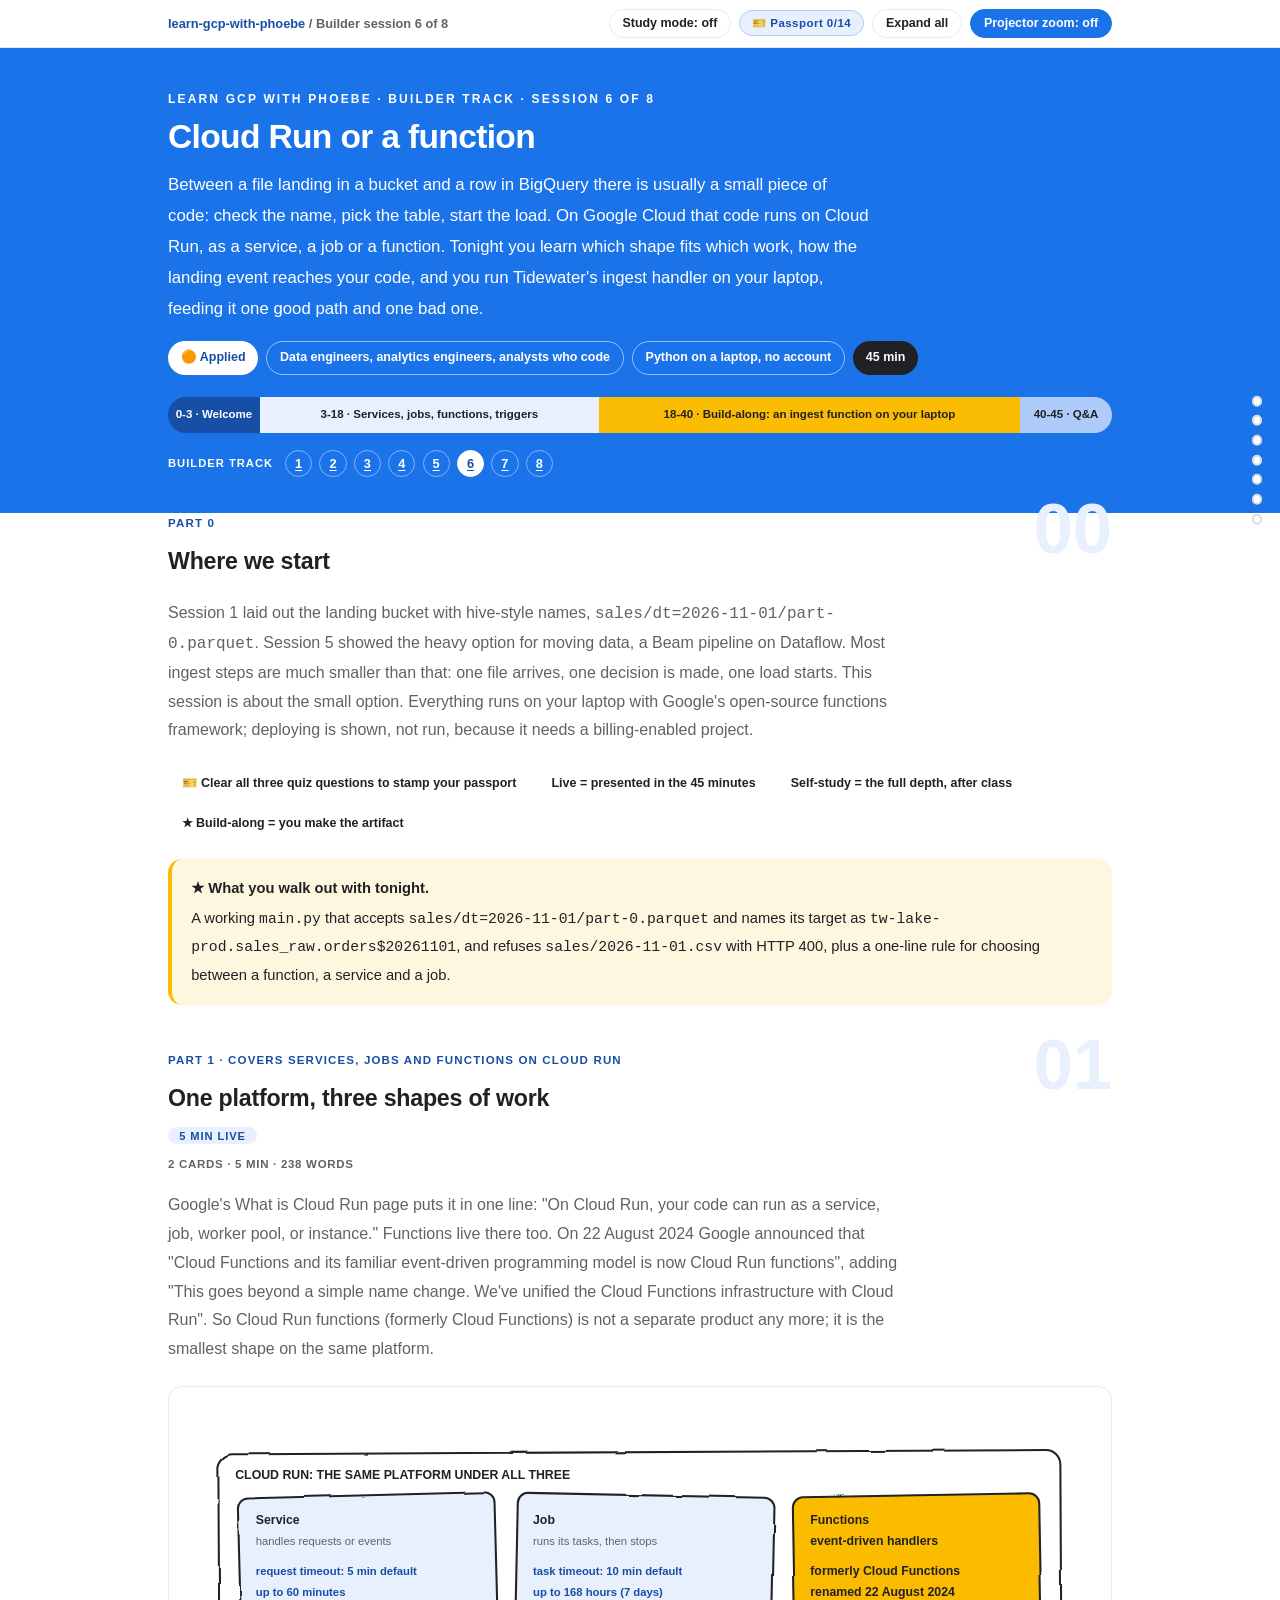
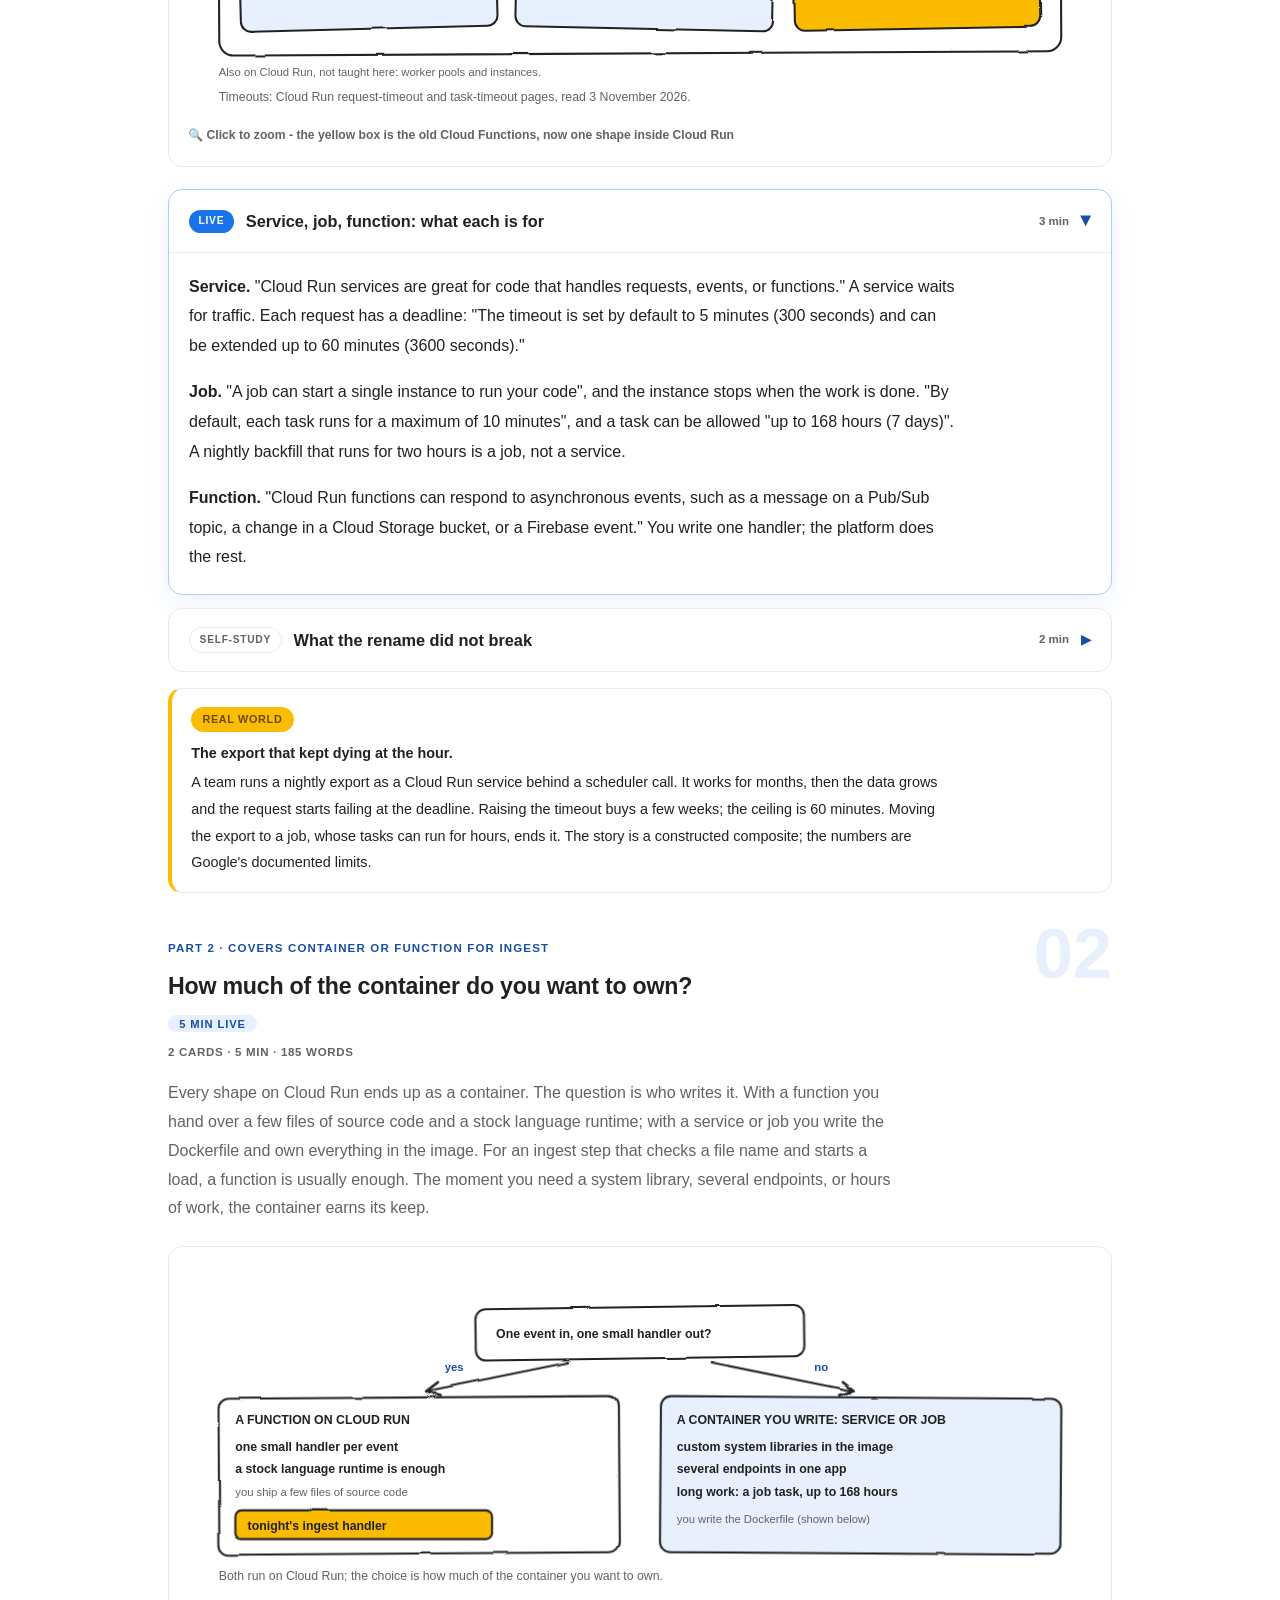
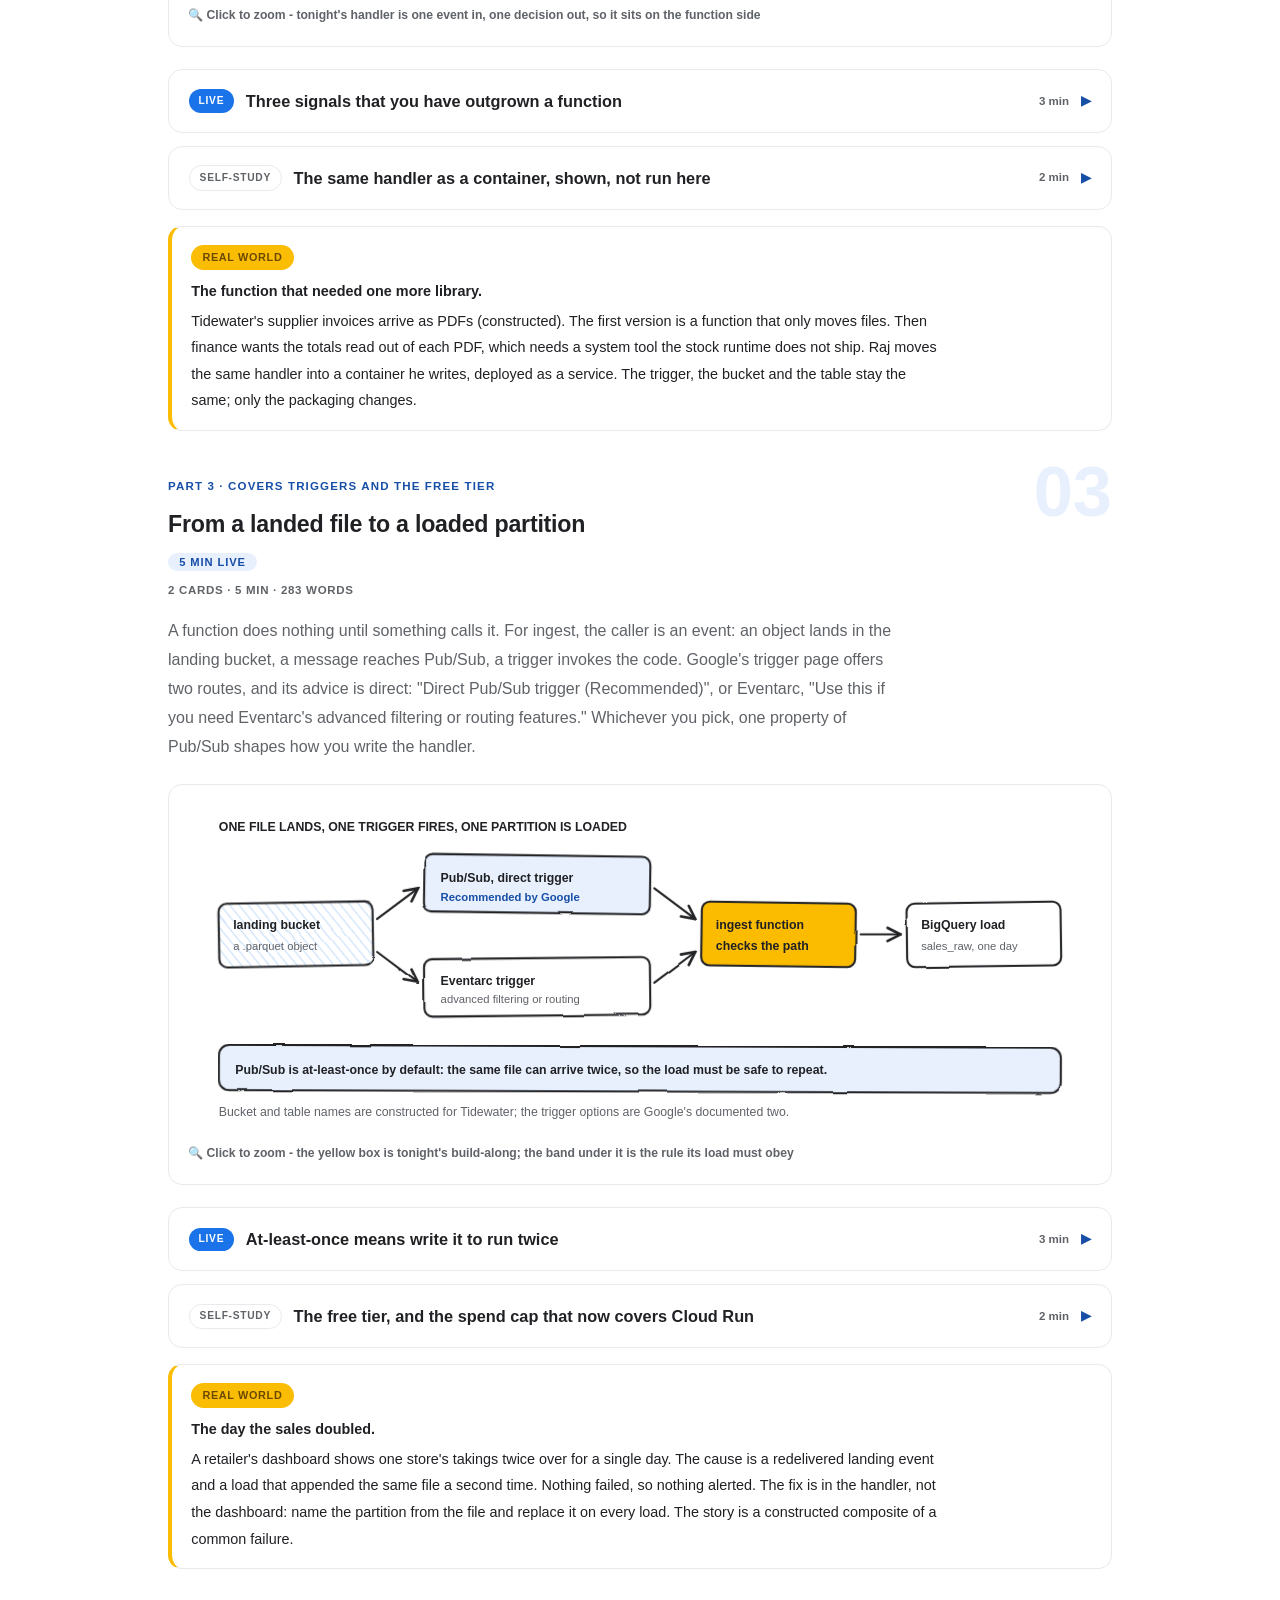
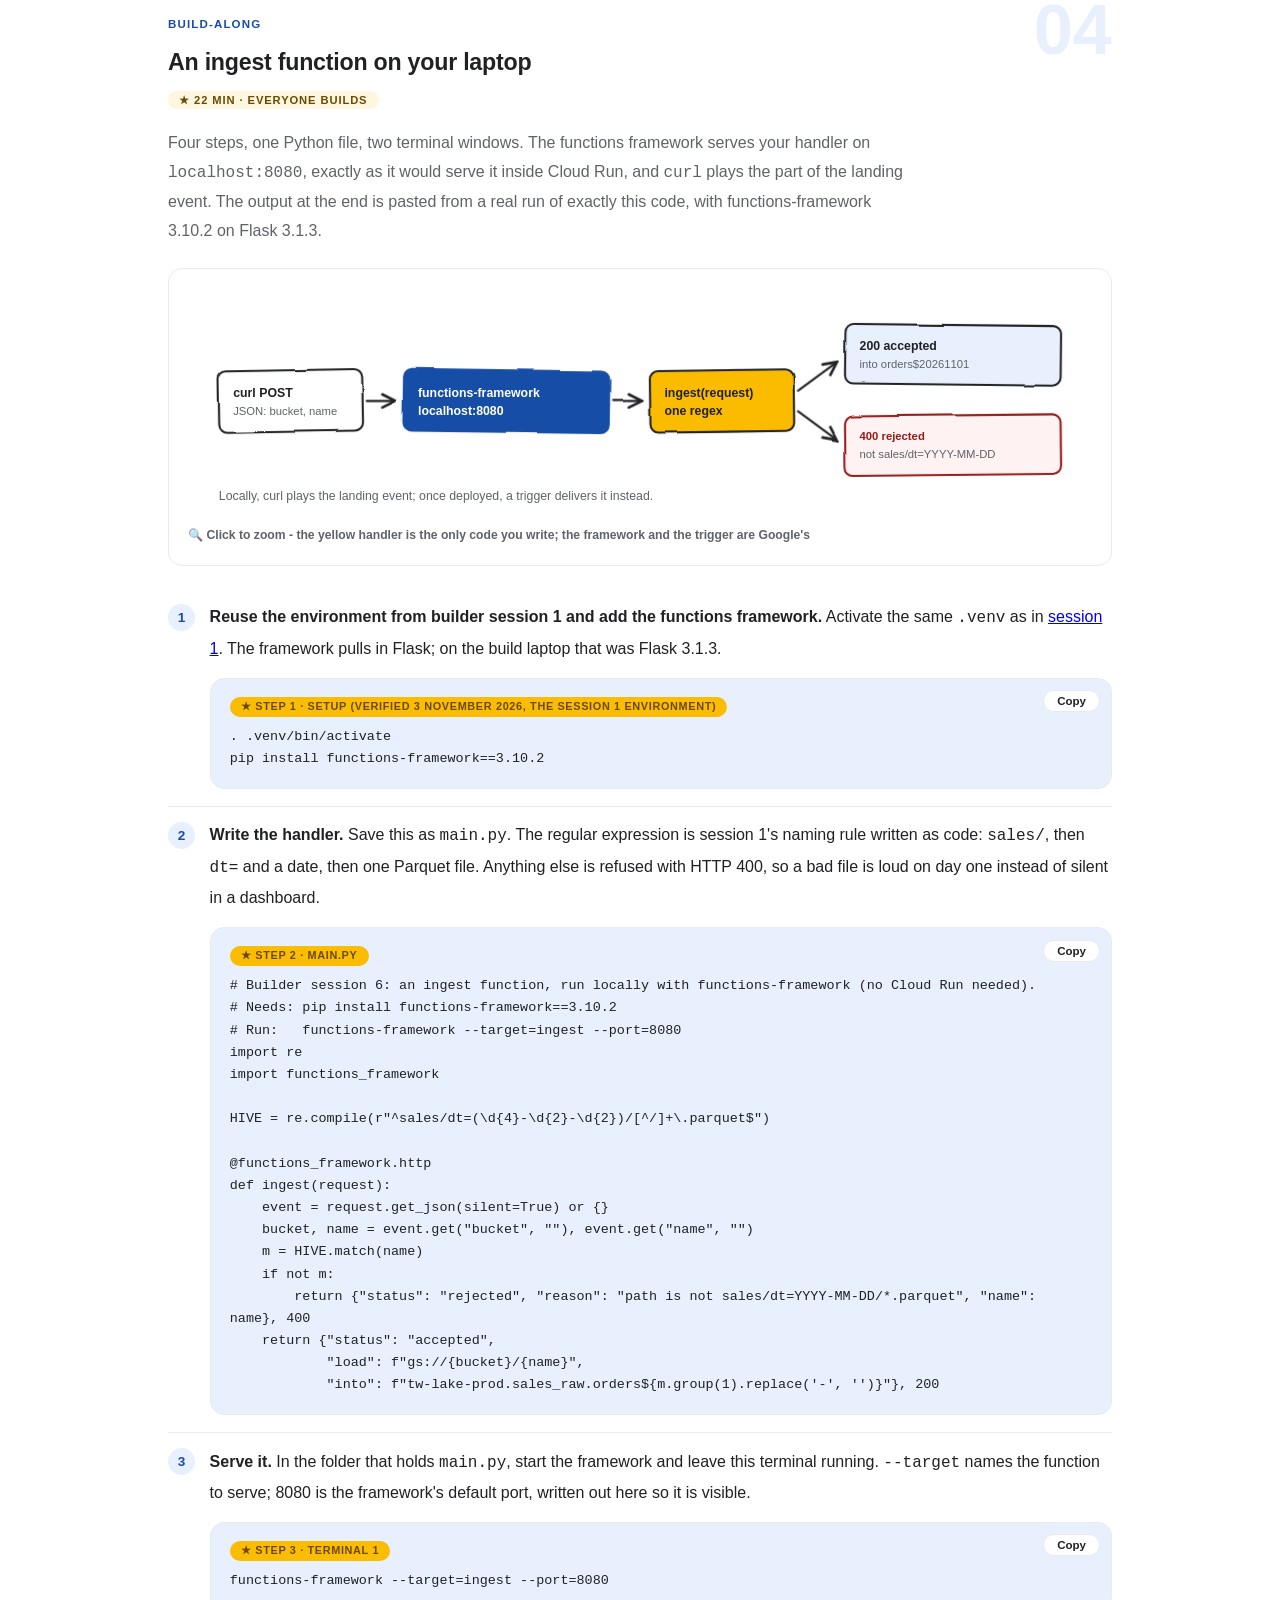
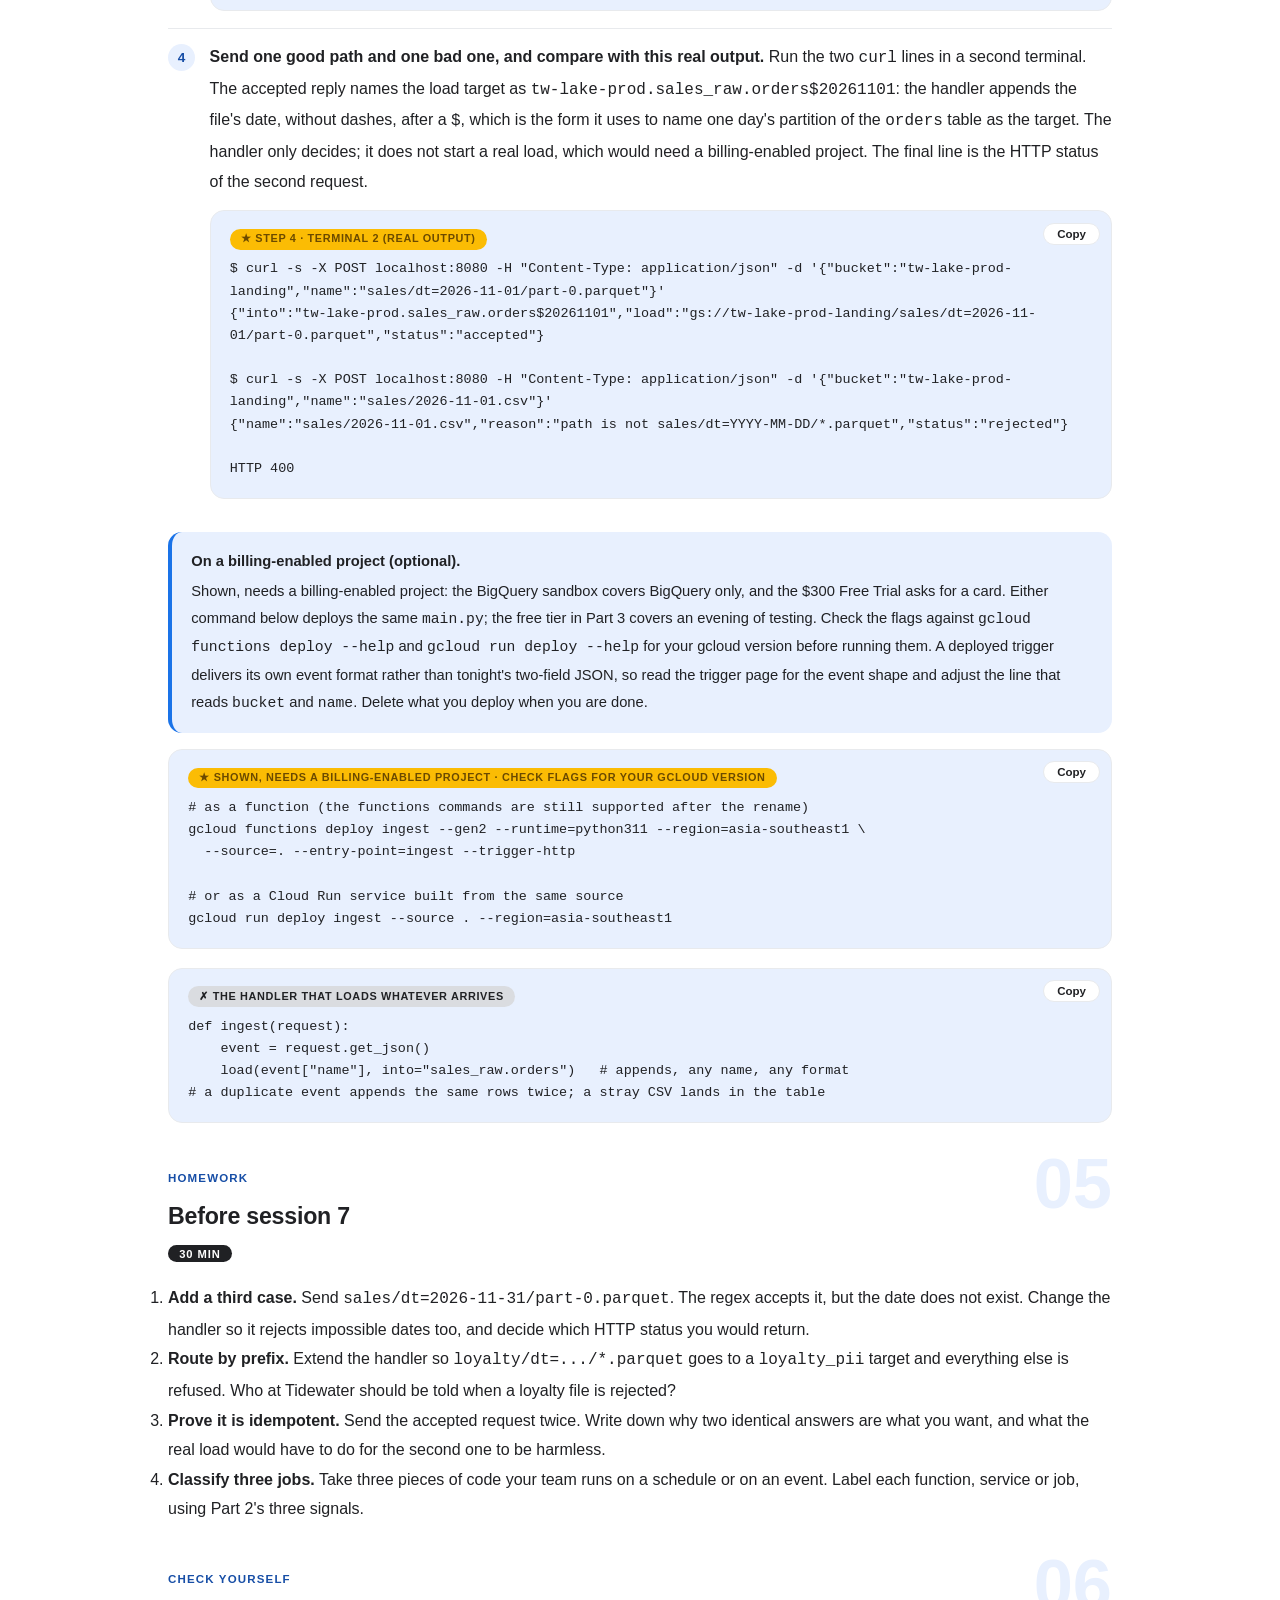
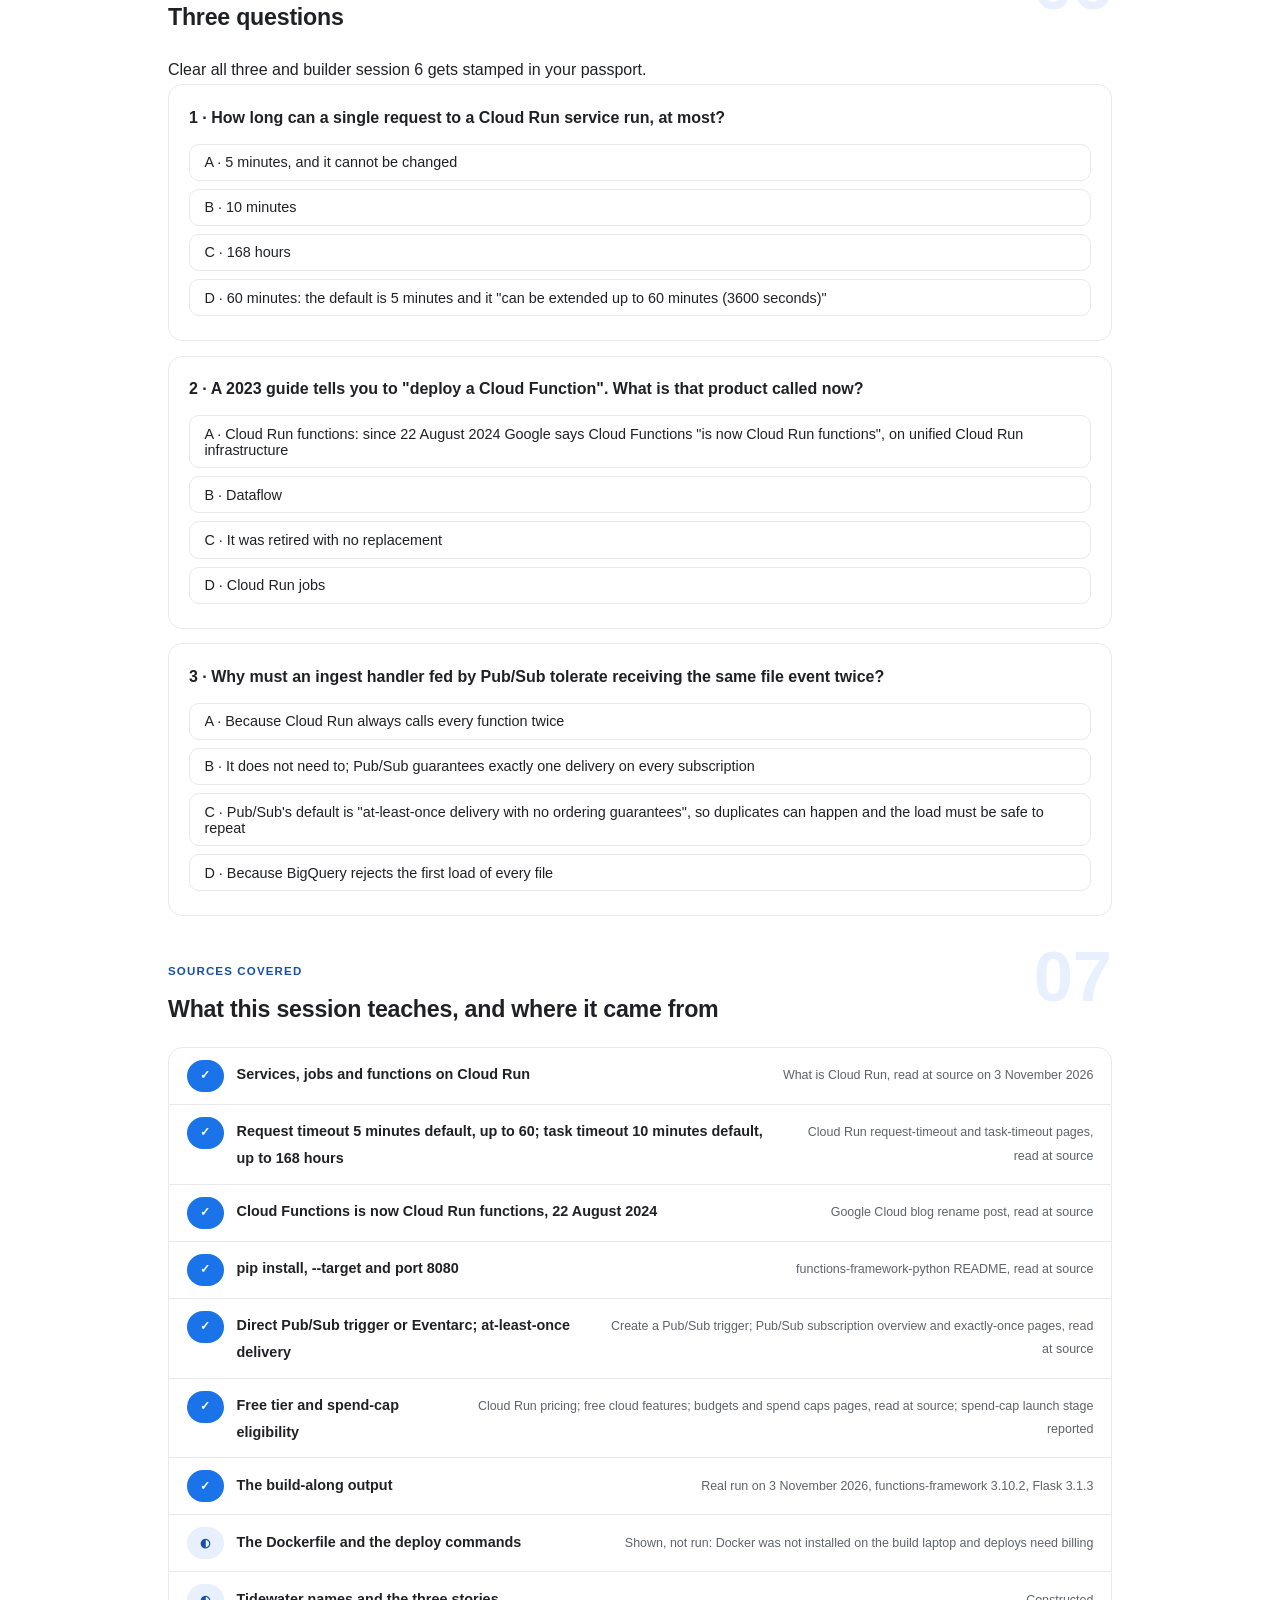
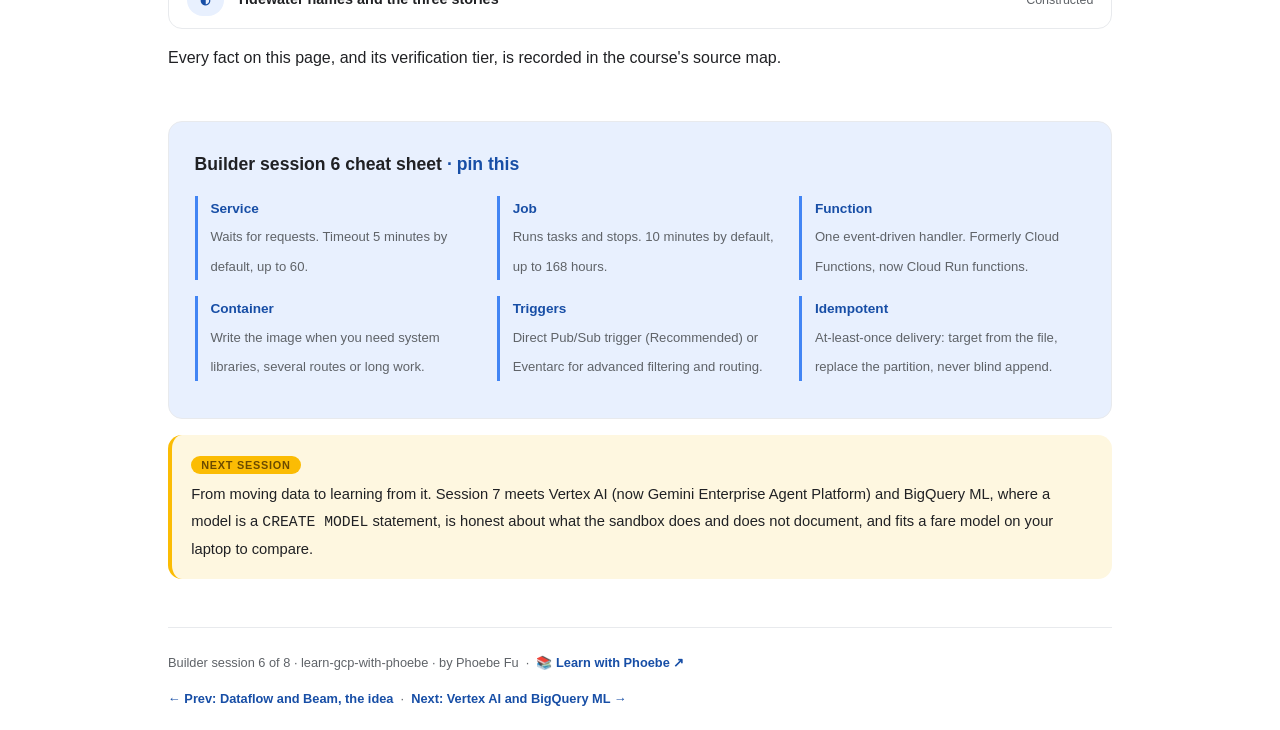
<file: courses/b6-cloud-run-or-a-function.html>
<!DOCTYPE html>
<html lang="en">
<head>
<meta charset="UTF-8">
<meta name="viewport" content="width=device-width, initial-scale=1.0">
<!-- social:start -->
<meta name="description" content="Builder session 6 of 8. Cloud Run services, jobs and functions, when an ingest step should be a function and when a container, how a file landing in a bucket reaches your code, and an ingest function run on your laptop with the functions framework.">
<meta property="og:type" content="article">
<meta property="og:site_name" content="Learn with Phoebe">
<meta property="og:title" content="Cloud Run or a function - learn gcp with phoebe">
<meta property="og:description" content="Builder session 6 of 8. One ingest handler on a laptop: a hive-style path is accepted into a day partition, a loose CSV is refused with HTTP 400.">
<meta property="og:url" content="https://phoebefu6.github.io/learn-gcp-with-phoebe/courses/b6-cloud-run-or-a-function.html">
<meta property="og:image" content="https://phoebefu6.github.io/learn-gcp-with-phoebe/assets/og-cover.png">
<meta property="og:image:width" content="1200">
<meta property="og:image:height" content="630">
<meta name="twitter:card" content="summary_large_image">
<meta name="twitter:title" content="Cloud Run or a function - learn gcp with phoebe">
<meta name="twitter:description" content="Builder session 6 of 8. Services, jobs, functions, triggers and the free tier, with an ingest function on a laptop.">
<meta name="twitter:image" content="https://phoebefu6.github.io/learn-gcp-with-phoebe/assets/og-cover.png">
<!-- social:end -->
<title>Builder session 6 · Cloud Run or a function - learn gcp with phoebe</title>
<link rel="stylesheet" href="../assets/style.css?v=2">
</head>
<body>

<div class="toolbar">
  <div class="wrap">
    <span class="crumb"><a href="../index.html">learn-gcp-with-phoebe</a> / Builder session 6 of 8</span>
    <button class="btn" id="toggle-all" type="button">Expand all</button>
    <button class="btn primary" id="zoom-toggle" type="button">Projector zoom: off</button>
  </div>
</div>

<header class="masthead">
  <div class="wrap">
    <div class="eyebrow">Learn GCP with Phoebe · Builder track · Session 6 of 8</div>
    <h1>Cloud Run or <span class="accent">a function</span></h1>
    <p class="sub">Between a file landing in a bucket and a row in BigQuery there is usually a small piece of code: check the name, pick the table, start the load. On Google Cloud that code runs on Cloud Run, as a service, a job or a function. Tonight you learn which shape fits which work, how the landing event reaches your code, and you run Tidewater's ingest handler on your laptop, feeding it one good path and one bad one.</p>
    <div class="chip-row">
      <span class="chip level">🟠 Applied</span>
      <span class="chip audience">Data engineers, analytics engineers, analysts who code</span>
      <span class="chip audience">Python on a laptop, no account</span>
      <span class="chip time">45 min</span>
    </div>
    <div class="agenda">
      <span class="a1" style="flex:1">0-3 · Welcome</span>
      <span class="a2" style="flex:4">3-18 · Services, jobs, functions, triggers</span>
      <span class="a3" style="flex:5">18-40 · Build-along: an ingest function on your laptop</span>
      <span class="a4" style="flex:1">40-45 · Q&amp;A</span>
    </div>
  </div>
</header>

<main class="wrap">

  <section class="section" id="intro">
    <div class="section-kicker">
      <span class="klabel">Part 0</span>
      <h2>Where we start</h2>
    </div>
    <p class="lede">Session 1 laid out the landing bucket with hive-style names, <code>sales/dt=2026-11-01/part-0.parquet</code>. Session 5 showed the heavy option for moving data, a Beam pipeline on Dataflow. Most ingest steps are much smaller than that: one file arrives, one decision is made, one load starts. This session is about the small option. Everything runs on your laptop with Google's open-source functions framework; deploying is shown, not run, because it needs a billing-enabled project.</p>

    <div class="legend">
      <span class="pill">🎫 Clear all three quiz questions to stamp your passport</span>
      <span class="pill">Live = presented in the 45 minutes</span>
      <span class="pill">Self-study = the full depth, after class</span>
      <span class="pill">★ Build-along = you make the artifact</span>
    </div>

    <div class="callout win">
      <p><strong>★ What you walk out with tonight.</strong> A working <code>main.py</code> that accepts <code>sales/dt=2026-11-01/part-0.parquet</code> and names its target as <code>tw-lake-prod.sales_raw.orders$20261101</code>, and refuses <code>sales/2026-11-01.csv</code> with HTTP 400, plus a one-line rule for choosing between a function, a service and a job.</p>
    </div>
  </section>

  <section class="section" id="part-1">
    <div class="section-kicker">
      <span class="klabel">Part 1 · covers services, jobs and functions on Cloud Run</span>
      <h2>One platform, three shapes of work</h2>
      <span class="tag concept">5 min live</span>
    </div>
    <p class="lede">Google's What is Cloud Run page puts it in one line: "On Cloud Run, your code can run as a service, job, worker pool, or instance." Functions live there too. On 22 August 2024 Google announced that "Cloud Functions and its familiar event-driven programming model is now Cloud Run functions", adding "This goes beyond a simple name change. We've unified the Cloud Functions infrastructure with Cloud Run". So Cloud Run functions (formerly Cloud Functions) is not a separate product any more; it is the smallest shape on the same platform.</p>

    <figure class="zoomable">
      <svg viewBox="0 0 880 300" xmlns="http://www.w3.org/2000/svg" role="img" aria-label="One Cloud Run panel holding three shapes. A service handles requests or events, with a request timeout of 5 minutes by default, extendable up to 60 minutes. A job runs tasks and then stops, with a task timeout of 10 minutes by default, up to 168 hours, which is 7 days. Functions are event-driven handlers, formerly Cloud Functions, renamed on 22 August 2024.">
        <defs>
          <filter id="b6aSk" x="-3%" y="-3%" width="106%" height="106%"><feTurbulence type="fractalNoise" baseFrequency="0.02" numOctaves="2" seed="71" result="n"/><feDisplacementMap in="SourceGraphic" in2="n" scale="2.4" xChannelSelector="R" yChannelSelector="G"/></filter>
          <pattern id="b6aHc" patternUnits="userSpaceOnUse" width="7" height="7" patternTransform="rotate(-38)"><line x1="0" y1="0" x2="0" y2="7" stroke="#1A73E8" stroke-width="1" opacity=".5"/></pattern>
          <marker id="b6aAr" viewBox="0 0 10 10" refX="9" refY="5" markerWidth="8" markerHeight="8" orient="auto"><path d="M1 1 L9 5 L1 9" fill="none" stroke="#202124" stroke-width="1.6" stroke-linecap="round"/></marker>
        </defs>
        <style>
          .b6aH { font: 800 12px Inter, sans-serif; fill: #202124; }
          .b6aL { font: 600 12px Inter, sans-serif; fill: #202124; }
          .b6aS { font: 400 11px Inter, sans-serif; fill: #5F6368; }
          .b6aA { font: 700 11px Inter, sans-serif; fill: #174EA6; }
          .b6aN { font: 400 12px Inter, sans-serif; fill: #5F6368; }
        </style>

        <g filter="url(#b6aSk)" fill="none" stroke="#202124" stroke-width="2" stroke-linecap="round" stroke-linejoin="round">
          <rect x="30" y="44" width="820" height="196" rx="14" transform="rotate(-0.3 440 142)" fill="#FFFFFF"/>
          <rect x="50" y="86" width="250" height="130" rx="10" transform="rotate(-1.5 175 151)" fill="#E8F0FE"/>
          <rect x="320" y="86" width="250" height="130" rx="10" transform="rotate(1.2 445 151)" fill="#E8F0FE"/>
          <rect x="590" y="86" width="240" height="130" rx="10" transform="rotate(-1 710 151)" fill="#FBBC04"/>
        </g>

        <text class="b6aH" x="46" y="70">CLOUD RUN: THE SAME PLATFORM UNDER ALL THREE</text>
        <text class="b6aL" x="66" y="114">Service</text>
        <text class="b6aS" x="66" y="134">handles requests or events</text>
        <text class="b6aA" x="66" y="164">request timeout: 5 min default</text>
        <text class="b6aA" x="66" y="184">up to 60 minutes</text>
        <text class="b6aL" x="336" y="114">Job</text>
        <text class="b6aS" x="336" y="134">runs its tasks, then stops</text>
        <text class="b6aA" x="336" y="164">task timeout: 10 min default</text>
        <text class="b6aA" x="336" y="184">up to 168 hours (7 days)</text>
        <text class="b6aL" x="606" y="114">Functions</text>
        <text class="b6aL" x="606" y="134">event-driven handlers</text>
        <text class="b6aL" x="606" y="164">formerly Cloud Functions</text>
        <text class="b6aL" x="606" y="184">renamed 22 August 2024</text>

        <text class="b6aS" x="30" y="262">Also on Cloud Run, not taught here: worker pools and instances.</text>
        <text class="b6aN" x="30" y="286">Timeouts: Cloud Run request-timeout and task-timeout pages, read 3 November 2026.</text>
      </svg>
      <figcaption>🔍 Click to zoom - the yellow box is the old Cloud Functions, now one shape inside Cloud Run</figcaption>
    </figure>

    <details class="card" open>
      <summary><span class="mode live">Live</span>Service, job, function: what each is for<span class="mini">3 min</span><span class="caret">▶</span></summary>
      <div class="body">
        <p><strong>Service.</strong> "Cloud Run services are great for code that handles requests, events, or functions." A service waits for traffic. Each request has a deadline: "The timeout is set by default to 5 minutes (300 seconds) and can be extended up to 60 minutes (3600 seconds)."</p>
        <p><strong>Job.</strong> "A job can start a single instance to run your code", and the instance stops when the work is done. "By default, each task runs for a maximum of 10 minutes", and a task can be allowed "up to 168 hours (7 days)". A nightly backfill that runs for two hours is a job, not a service.</p>
        <p><strong>Function.</strong> "Cloud Run functions can respond to asynchronous events, such as a message on a Pub/Sub topic, a change in a Cloud Storage bucket, or a Firebase event." You write one handler; the platform does the rest.</p>
      </div>
    </details>

    <details class="card">
      <summary><span class="mode self">Self-study</span>What the rename did not break<span class="mini">2 min</span><span class="caret">▶</span></summary>
      <div class="body">
        <p>The rename post is explicit about continuity: "we are committed to continuing support for the existing functions APIs, gcloud commands and Terraform modules." That is why the deploy box at the end of the build-along still shows <code>gcloud functions deploy</code> next to <code>gcloud run deploy</code>. When you read older guides, blog posts or exam material that say "Cloud Functions", read it as Cloud Run functions; the event-driven model is the same, the infrastructure underneath is Cloud Run's.</p>
        <p>If your team manages Cloud Run in code, that belongs to <a href="https://phoebefu6.github.io/learn-terraform-with-phoebe/courses/04-modules-and-versions.html">learn-terraform, session 4</a>; these pages use the console and gcloud.</p>
      </div>
    </details>

    <div class="callout example">
      <span class="ex-pill">Real world</span>
      <p><strong>The export that kept dying at the hour.</strong> A team runs a nightly export as a Cloud Run service behind a scheduler call. It works for months, then the data grows and the request starts failing at the deadline. Raising the timeout buys a few weeks; the ceiling is 60 minutes. Moving the export to a job, whose tasks can run for hours, ends it. The story is a constructed composite; the numbers are Google's documented limits.</p>
    </div>
  </section>

  <section class="section" id="part-2">
    <div class="section-kicker">
      <span class="klabel">Part 2 · covers container or function for ingest</span>
      <h2>How much of the container do you want to own?</h2>
      <span class="tag concept">5 min live</span>
    </div>
    <p class="lede">Every shape on Cloud Run ends up as a container. The question is who writes it. With a function you hand over a few files of source code and a stock language runtime; with a service or job you write the Dockerfile and own everything in the image. For an ingest step that checks a file name and starts a load, a function is usually enough. The moment you need a system library, several endpoints, or hours of work, the container earns its keep.</p>

    <figure class="zoomable">
      <svg viewBox="0 0 880 320" xmlns="http://www.w3.org/2000/svg" role="img" aria-label="A decision. The question at the top: one event in, one small handler out? Yes leads to a function on Cloud Run: one small handler per event, a stock language runtime is enough, a few files of source code; tonight's ingest handler sits here. No leads to a container you write, as a service or a job: custom system libraries in the image, several endpoints in one app, long work as a job task up to 168 hours, and you write the Dockerfile.">
        <defs>
          <filter id="b6bSk" x="-3%" y="-3%" width="106%" height="106%"><feTurbulence type="fractalNoise" baseFrequency="0.02" numOctaves="2" seed="73" result="n"/><feDisplacementMap in="SourceGraphic" in2="n" scale="2.4" xChannelSelector="R" yChannelSelector="G"/></filter>
          <pattern id="b6bHc" patternUnits="userSpaceOnUse" width="7" height="7" patternTransform="rotate(-38)"><line x1="0" y1="0" x2="0" y2="7" stroke="#1A73E8" stroke-width="1" opacity=".5"/></pattern>
          <marker id="b6bAr" viewBox="0 0 10 10" refX="9" refY="5" markerWidth="8" markerHeight="8" orient="auto"><path d="M1 1 L9 5 L1 9" fill="none" stroke="#202124" stroke-width="1.6" stroke-linecap="round"/></marker>
        </defs>
        <style>
          .b6bH { font: 800 12px Inter, sans-serif; fill: #202124; }
          .b6bL { font: 600 12px Inter, sans-serif; fill: #202124; }
          .b6bS { font: 400 11px Inter, sans-serif; fill: #5F6368; }
          .b6bA { font: 700 11px Inter, sans-serif; fill: #174EA6; }
          .b6bN { font: 400 12px Inter, sans-serif; fill: #5F6368; }
        </style>

        <g filter="url(#b6bSk)" fill="none" stroke="#202124" stroke-width="2" stroke-linecap="round" stroke-linejoin="round">
          <rect x="280" y="40" width="320" height="50" rx="10" transform="rotate(-0.8 440 65)" fill="#FFFFFF"/>
          <rect x="30" y="128" width="390" height="152" rx="10" transform="rotate(-0.4 225 204)" fill="#FFFFFF"/>
          <rect x="46" y="238" width="250" height="28" rx="6" fill="#FBBC04"/>
          <rect x="460" y="128" width="390" height="152" rx="10" transform="rotate(0.4 655 204)" fill="#E8F0FE"/>
          <path d="M370 94 L232 122" marker-end="url(#b6bAr)"/>
          <path d="M510 94 L648 122" marker-end="url(#b6bAr)"/>
        </g>

        <text class="b6bL" x="300" y="70">One event in, one small handler out?</text>
        <text class="b6bA" x="250" y="102">yes</text>
        <text class="b6bA" x="610" y="102">no</text>
        <text class="b6bH" x="46" y="154">A FUNCTION ON CLOUD RUN</text>
        <text class="b6bL" x="46" y="180">one small handler per event</text>
        <text class="b6bL" x="46" y="202">a stock language runtime is enough</text>
        <text class="b6bS" x="46" y="224">you ship a few files of source code</text>
        <text class="b6bL" x="58" y="257">tonight's ingest handler</text>
        <text class="b6bH" x="476" y="154">A CONTAINER YOU WRITE: SERVICE OR JOB</text>
        <text class="b6bL" x="476" y="180">custom system libraries in the image</text>
        <text class="b6bL" x="476" y="202">several endpoints in one app</text>
        <text class="b6bL" x="476" y="224">long work: a job task, up to 168 hours</text>
        <text class="b6bS" x="476" y="250">you write the Dockerfile (shown below)</text>

        <text class="b6bN" x="30" y="306">Both run on Cloud Run; the choice is how much of the container you want to own.</text>
      </svg>
      <figcaption>🔍 Click to zoom - tonight's handler is one event in, one decision out, so it sits on the function side</figcaption>
    </figure>

    <details class="card">
      <summary><span class="mode live">Live</span>Three signals that you have outgrown a function<span class="mini">3 min</span><span class="caret">▶</span></summary>
      <div class="body">
        <p><strong>You need something the stock runtime does not have</strong>, a system library or a binary tool: write the image yourself. <strong>You need several routes in one app</strong>, an API rather than a single handler: that is a service. <strong>The work outlasts a request</strong>: anything that can run past the service ceiling of 60 minutes belongs in a job, whose tasks can run up to 168 hours.</p>
        <p>None of the three applies to tonight's handler. It reads two fields, checks one regular expression and returns a decision, so it stays a function.</p>
      </div>
    </details>

    <details class="card">
      <summary><span class="mode self">Self-study</span>The same handler as a container, shown, not run here<span class="mini">2 min</span><span class="caret">▶</span></summary>
      <div class="body">
        <p>If you outgrow the function, the code does not have to change: the functions framework runs inside your own image too. A minimal Dockerfile for tonight's <code>main.py</code> looks like this. It is shown, not run here: Docker was not installed on the laptop these pages were built on, so this file has not been built or tested. The <code>$PORT</code> in the last line reads the port from the environment instead of hard-coding 8080.</p>
        <div class="prompt-box good"><span class="label">★ Shown, not run here · Dockerfile</span>FROM python:3.11-slim
WORKDIR /app
RUN pip install functions-framework==3.10.2
COPY main.py .
CMD functions-framework --target=ingest --port=$PORT</div>
      </div>
    </details>

    <div class="callout example">
      <span class="ex-pill">Real world</span>
      <p><strong>The function that needed one more library.</strong> Tidewater's supplier invoices arrive as PDFs (constructed). The first version is a function that only moves files. Then finance wants the totals read out of each PDF, which needs a system tool the stock runtime does not ship. Raj moves the same handler into a container he writes, deployed as a service. The trigger, the bucket and the table stay the same; only the packaging changes.</p>
    </div>
  </section>

  <section class="section" id="part-3">
    <div class="section-kicker">
      <span class="klabel">Part 3 · covers triggers and the free tier</span>
      <h2>From a landed file to a loaded partition</h2>
      <span class="tag concept">5 min live</span>
    </div>
    <p class="lede">A function does nothing until something calls it. For ingest, the caller is an event: an object lands in the landing bucket, a message reaches Pub/Sub, a trigger invokes the code. Google's trigger page offers two routes, and its advice is direct: "Direct Pub/Sub trigger (Recommended)", or Eventarc, "Use this if you need Eventarc's advanced filtering or routing features." Whichever you pick, one property of Pub/Sub shapes how you write the handler.</p>

    <figure class="zoomable">
      <svg viewBox="0 0 880 320" xmlns="http://www.w3.org/2000/svg" role="img" aria-label="The ingest path left to right. An object lands in the constructed tw-lake-prod-landing bucket. The event reaches the function either through Pub/Sub with a direct trigger, which Google marks Recommended, or through an Eventarc trigger for advanced filtering or routing. The ingest function checks the path and starts a BigQuery load into a sales_raw partition. A band below warns that Pub/Sub delivers at least once by default, so the same file can arrive twice and the load must be idempotent.">
        <defs>
          <filter id="b6cSk" x="-3%" y="-3%" width="106%" height="106%"><feTurbulence type="fractalNoise" baseFrequency="0.02" numOctaves="2" seed="79" result="n"/><feDisplacementMap in="SourceGraphic" in2="n" scale="2.4" xChannelSelector="R" yChannelSelector="G"/></filter>
          <pattern id="b6cHc" patternUnits="userSpaceOnUse" width="7" height="7" patternTransform="rotate(-38)"><line x1="0" y1="0" x2="0" y2="7" stroke="#1A73E8" stroke-width="1" opacity=".5"/></pattern>
          <marker id="b6cAr" viewBox="0 0 10 10" refX="9" refY="5" markerWidth="8" markerHeight="8" orient="auto"><path d="M1 1 L9 5 L1 9" fill="none" stroke="#202124" stroke-width="1.6" stroke-linecap="round"/></marker>
        </defs>
        <style>
          .b6cH { font: 800 12px Inter, sans-serif; fill: #202124; }
          .b6cL { font: 600 12px Inter, sans-serif; fill: #202124; }
          .b6cS { font: 400 11px Inter, sans-serif; fill: #5F6368; }
          .b6cA { font: 700 11px Inter, sans-serif; fill: #174EA6; }
          .b6cN { font: 400 12px Inter, sans-serif; fill: #5F6368; }
        </style>

        <text class="b6cH" x="30" y="26">ONE FILE LANDS, ONE TRIGGER FIRES, ONE PARTITION IS LOADED</text>

        <g filter="url(#b6cSk)" fill="none" stroke="#202124" stroke-width="2" stroke-linecap="round" stroke-linejoin="round">
          <rect x="30" y="96" width="150" height="62" rx="8" transform="rotate(-1 105 127)" fill="url(#b6cHc)"/>
          <rect x="230" y="50" width="220" height="56" rx="8" transform="rotate(0.8 340 78)" fill="#E8F0FE"/>
          <rect x="230" y="150" width="220" height="56" rx="8" transform="rotate(-0.6 340 178)" fill="#FFFFFF"/>
          <rect x="500" y="96" width="150" height="62" rx="8" transform="rotate(0.8 575 127)" fill="#FBBC04"/>
          <rect x="700" y="96" width="150" height="62" rx="8" transform="rotate(-0.8 775 127)" fill="#FFFFFF"/>
          <rect x="30" y="236" width="820" height="44" rx="10" transform="rotate(0.2 440 258)" fill="#E8F0FE"/>
          <path d="M184 112 L224 82" marker-end="url(#b6cAr)"/>
          <path d="M184 144 L224 174" marker-end="url(#b6cAr)"/>
          <path d="M454 82 L494 112" marker-end="url(#b6cAr)"/>
          <path d="M454 174 L494 144" marker-end="url(#b6cAr)"/>
          <path d="M654 127 L694 127" marker-end="url(#b6cAr)"/>
        </g>

        <text class="b6cL" x="44" y="122">landing bucket</text>
        <text class="b6cS" x="44" y="142">a .parquet object</text>
        <text class="b6cL" x="246" y="76">Pub/Sub, direct trigger</text>
        <text class="b6cA" x="246" y="94">Recommended by Google</text>
        <text class="b6cL" x="246" y="176">Eventarc trigger</text>
        <text class="b6cS" x="246" y="194">advanced filtering or routing</text>
        <text class="b6cL" x="514" y="122">ingest function</text>
        <text class="b6cL" x="514" y="142">checks the path</text>
        <text class="b6cL" x="714" y="122">BigQuery load</text>
        <text class="b6cS" x="714" y="142">sales_raw, one day</text>
        <text class="b6cL" x="46" y="263">Pub/Sub is at-least-once by default: the same file can arrive twice, so the load must be safe to repeat.</text>

        <text class="b6cN" x="30" y="304">Bucket and table names are constructed for Tidewater; the trigger options are Google's documented two.</text>
      </svg>
      <figcaption>🔍 Click to zoom - the yellow box is tonight's build-along; the band under it is the rule its load must obey</figcaption>
    </figure>

    <details class="card">
      <summary><span class="mode live">Live</span>At-least-once means write it to run twice<span class="mini">3 min</span><span class="caret">▶</span></summary>
      <div class="body">
        <p>Pub/Sub's own overview: "By default, Pub/Sub offers at-least-once delivery with no ordering guarantees on all subscription types." Exactly-once delivery exists, but only on pull subscriptions and only "when subscribers connect to the service in the same region"; push and export subscriptions do not support it. So plan for the same landing event reaching your handler twice, and in any order.</p>
        <p>The professional answer is an idempotent handler: running it twice leaves the same result as running it once. For ingest that usually means the target is decided by the file, not by the clock, and the load replaces that day's partition rather than appending to it. Tonight's handler does the first half: the target partition comes from the <code>dt=</code> in the name, so a duplicate event names the same partition. Pub/Sub design in depth lives in <a href="https://phoebefu6.github.io/learn-streaming-data-with-phoebe/">learn-streaming-data</a>.</p>
      </div>
    </details>

    <details class="card">
      <summary><span class="mode self">Self-study</span>The free tier, and the spend cap that now covers Cloud Run<span class="mini">2 min</span><span class="caret">▶</span></summary>
      <div class="body">
        <p>Cloud Run's pricing page lists a free tier for request-based billing, "based on us-central1 active pricing": the first 180,000 vCPU-seconds, 360,000 GiB-seconds and 2 million requests free per month. Cloud Run functions get "2 million invocations per month (includes both background and HTTP invocations)". The free usage "is aggregated across projects by billing account and resets every month", so ten small projects share one allowance. Read on 3 November 2026; free tiers change, so re-verify on the Cloud Run pricing page.</p>
        <p>Budgets on their own only alert: "Setting an alerts-only budget doesn't automatically cap ... spending." Google's newer spend-cap budgets do stop spend, for a single project and a single eligible service, and the eligible list includes "Cloud Run, and Cloud Run functions". BigQuery is not on that list. The launch stage of spend caps is reported as Preview, not confirmed on the page we read.</p>
      </div>
    </details>

    <div class="callout example">
      <span class="ex-pill">Real world</span>
      <p><strong>The day the sales doubled.</strong> A retailer's dashboard shows one store's takings twice over for a single day. The cause is a redelivered landing event and a load that appended the same file a second time. Nothing failed, so nothing alerted. The fix is in the handler, not the dashboard: name the partition from the file and replace it on every load. The story is a constructed composite of a common failure.</p>
    </div>
  </section>

  <section class="section" id="demo-1">
    <div class="section-kicker">
      <span class="klabel">Build-along</span>
      <h2>An ingest function on your laptop</h2>
      <span class="tag demo">★ 22 min · everyone builds</span>
    </div>
    <p class="lede">Four steps, one Python file, two terminal windows. The functions framework serves your handler on <code>localhost:8080</code>, exactly as it would serve it inside Cloud Run, and <code>curl</code> plays the part of the landing event. The output at the end is pasted from a real run of exactly this code, with functions-framework 3.10.2 on Flask 3.1.3.</p>

    <figure class="zoomable">
      <svg viewBox="0 0 880 220" xmlns="http://www.w3.org/2000/svg" role="img" aria-label="The build-along drawn left to right. curl posts JSON with a bucket and an object name to the functions framework on port 8080, which calls ingest with the request. The handler checks the name against a regular expression. A hive-style parquet path returns 200 accepted, into the orders table's 20261101 partition. A loose CSV path returns 400 rejected.">
        <defs>
          <filter id="b6dSk" x="-3%" y="-3%" width="106%" height="106%"><feTurbulence type="fractalNoise" baseFrequency="0.02" numOctaves="2" seed="83" result="n"/><feDisplacementMap in="SourceGraphic" in2="n" scale="2.4" xChannelSelector="R" yChannelSelector="G"/></filter>
          <pattern id="b6dHc" patternUnits="userSpaceOnUse" width="7" height="7" patternTransform="rotate(-38)"><line x1="0" y1="0" x2="0" y2="7" stroke="#1A73E8" stroke-width="1" opacity=".5"/></pattern>
          <marker id="b6dAr" viewBox="0 0 10 10" refX="9" refY="5" markerWidth="8" markerHeight="8" orient="auto"><path d="M1 1 L9 5 L1 9" fill="none" stroke="#202124" stroke-width="1.6" stroke-linecap="round"/></marker>
        </defs>
        <style>
          .b6dL { font: 600 12px Inter, sans-serif; fill: #202124; }
          .b6dS { font: 400 11px Inter, sans-serif; fill: #5F6368; }
          .b6dW { font: 800 12px Inter, sans-serif; fill: #FFFFFF; }
          .b6dR { font: 800 11px Inter, sans-serif; fill: #991B1B; }
          .b6dN { font: 400 12px Inter, sans-serif; fill: #5F6368; }
        </style>

        <g filter="url(#b6dSk)" fill="none" stroke="#202124" stroke-width="2" stroke-linecap="round" stroke-linejoin="round">
          <rect x="30" y="80" width="140" height="60" rx="8" transform="rotate(-1 100 110)" fill="#FFFFFF"/>
          <rect x="210" y="80" width="200" height="60" rx="8" transform="rotate(0.8 310 110)" fill="#174EA6" stroke="#174EA6"/>
          <rect x="450" y="80" width="140" height="60" rx="8" transform="rotate(-0.8 520 110)" fill="#FBBC04"/>
          <rect x="640" y="36" width="210" height="58" rx="8" transform="rotate(0.6 745 65)" fill="#E8F0FE"/>
          <rect x="640" y="124" width="210" height="58" rx="8" transform="rotate(-0.6 745 153)" fill="#FEF2F2" stroke="#991B1B"/>
          <path d="M174 110 L202 110" marker-end="url(#b6dAr)"/>
          <path d="M414 110 L442 110" marker-end="url(#b6dAr)"/>
          <path d="M594 100 L632 72" marker-end="url(#b6dAr)"/>
          <path d="M594 120 L632 148" marker-end="url(#b6dAr)"/>
        </g>

        <text class="b6dL" x="44" y="106">curl POST</text>
        <text class="b6dS" x="44" y="124">JSON: bucket, name</text>
        <text class="b6dW" x="224" y="106">functions-framework</text>
        <text class="b6dW" x="224" y="124">localhost:8080</text>
        <text class="b6dL" x="464" y="106">ingest(request)</text>
        <text class="b6dL" x="464" y="124">one regex</text>
        <text class="b6dL" x="654" y="60">200 accepted</text>
        <text class="b6dS" x="654" y="78">into orders$20261101</text>
        <text class="b6dR" x="654" y="148">400 rejected</text>
        <text class="b6dS" x="654" y="166">not sales/dt=YYYY-MM-DD</text>

        <text class="b6dN" x="30" y="206">Locally, curl plays the landing event; once deployed, a trigger delivers it instead.</text>
      </svg>
      <figcaption>🔍 Click to zoom - the yellow handler is the only code you write; the framework and the trigger are Google's</figcaption>
    </figure>

    <div class="steps">
      <div class="step">
        <p><strong>Reuse the environment from builder session 1 and add the functions framework.</strong> Activate the same <code>.venv</code> as in <a href="b1-cloud-storage-layout-and-parquet.html">session 1</a>. The framework pulls in Flask; on the build laptop that was Flask 3.1.3.</p>
        <div class="prompt-box good"><span class="label">★ Step 1 · setup (verified 3 November 2026, the session 1 environment)</span>. .venv/bin/activate
pip install functions-framework==3.10.2</div>
      </div>
      <div class="step">
        <p><strong>Write the handler.</strong> Save this as <code>main.py</code>. The regular expression is session 1's naming rule written as code: <code>sales/</code>, then <code>dt=</code> and a date, then one Parquet file. Anything else is refused with HTTP 400, so a bad file is loud on day one instead of silent in a dashboard.</p>
        <div class="prompt-box good"><span class="label">★ Step 2 · main.py</span># Builder session 6: an ingest function, run locally with functions-framework (no Cloud Run needed).
# Needs: pip install functions-framework==3.10.2
# Run:   functions-framework --target=ingest --port=8080
import re
import functions_framework

HIVE = re.compile(r"^sales/dt=(\d{4}-\d{2}-\d{2})/[^/]+\.parquet$")

@functions_framework.http
def ingest(request):
    event = request.get_json(silent=True) or {}
    bucket, name = event.get("bucket", ""), event.get("name", "")
    m = HIVE.match(name)
    if not m:
        return {"status": "rejected", "reason": "path is not sales/dt=YYYY-MM-DD/*.parquet", "name": name}, 400
    return {"status": "accepted",
            "load": f"gs://{bucket}/{name}",
            "into": f"tw-lake-prod.sales_raw.orders${m.group(1).replace('-', '')}"}, 200</div>
      </div>
      <div class="step">
        <p><strong>Serve it.</strong> In the folder that holds <code>main.py</code>, start the framework and leave this terminal running. <code>--target</code> names the function to serve; 8080 is the framework's default port, written out here so it is visible.</p>
        <div class="prompt-box good"><span class="label">★ Step 3 · terminal 1</span>functions-framework --target=ingest --port=8080</div>
      </div>
      <div class="step">
        <p><strong>Send one good path and one bad one, and compare with this real output.</strong> Run the two <code>curl</code> lines in a second terminal. The accepted reply names the load target as <code>tw-lake-prod.sales_raw.orders$20261101</code>: the handler appends the file's date, without dashes, after a <code>$</code>, which is the form it uses to name one day's partition of the <code>orders</code> table as the target. The handler only decides; it does not start a real load, which would need a billing-enabled project. The final line is the HTTP status of the second request.</p>
        <div class="prompt-box good"><span class="label">★ Step 4 · terminal 2 (real output)</span>$ curl -s -X POST localhost:8080 -H "Content-Type: application/json" -d '{"bucket":"tw-lake-prod-landing","name":"sales/dt=2026-11-01/part-0.parquet"}'
{"into":"tw-lake-prod.sales_raw.orders$20261101","load":"gs://tw-lake-prod-landing/sales/dt=2026-11-01/part-0.parquet","status":"accepted"}

$ curl -s -X POST localhost:8080 -H "Content-Type: application/json" -d '{"bucket":"tw-lake-prod-landing","name":"sales/2026-11-01.csv"}'
{"name":"sales/2026-11-01.csv","reason":"path is not sales/dt=YYYY-MM-DD/*.parquet","status":"rejected"}

HTTP 400</div>
      </div>
    </div>

    <div class="callout tip">
      <p><strong>On a billing-enabled project (optional).</strong> Shown, needs a billing-enabled project: the BigQuery sandbox covers BigQuery only, and the $300 Free Trial asks for a card. Either command below deploys the same <code>main.py</code>; the free tier in Part 3 covers an evening of testing. Check the flags against <code>gcloud functions deploy --help</code> and <code>gcloud run deploy --help</code> for your gcloud version before running them. A deployed trigger delivers its own event format rather than tonight's two-field JSON, so read the trigger page for the event shape and adjust the line that reads <code>bucket</code> and <code>name</code>. Delete what you deploy when you are done.</p>
    </div>
    <div class="prompt-box good"><span class="label">★ Shown, needs a billing-enabled project · check flags for your gcloud version</span># as a function (the functions commands are still supported after the rename)
gcloud functions deploy ingest --gen2 --runtime=python311 --region=asia-southeast1 \
  --source=. --entry-point=ingest --trigger-http

# or as a Cloud Run service built from the same source
gcloud run deploy ingest --source . --region=asia-southeast1</div>

    <div class="prompt-box bad"><span class="label">✗ The handler that loads whatever arrives</span>def ingest(request):
    event = request.get_json()
    load(event["name"], into="sales_raw.orders")   # appends, any name, any format
# a duplicate event appends the same rows twice; a stray CSV lands in the table</div>
  </section>

  <section class="section" id="exercise">
    <div class="section-kicker">
      <span class="klabel">Homework</span>
      <h2>Before session 7</h2>
      <span class="tag exercise">30 min</span>
    </div>
    <ol>
      <li><strong>Add a third case.</strong> Send <code>sales/dt=2026-11-31/part-0.parquet</code>. The regex accepts it, but the date does not exist. Change the handler so it rejects impossible dates too, and decide which HTTP status you would return.</li>
      <li><strong>Route by prefix.</strong> Extend the handler so <code>loyalty/dt=.../*.parquet</code> goes to a <code>loyalty_pii</code> target and everything else is refused. Who at Tidewater should be told when a loyalty file is rejected?</li>
      <li><strong>Prove it is idempotent.</strong> Send the accepted request twice. Write down why two identical answers are what you want, and what the real load would have to do for the second one to be harmless.</li>
      <li><strong>Classify three jobs.</strong> Take three pieces of code your team runs on a schedule or on an event. Label each function, service or job, using Part 2's three signals.</li>
    </ol>
  </section>

  <section class="section" id="quiz">
    <div class="section-kicker">
      <span class="klabel">Check yourself</span>
      <h2>Three questions</h2>
    </div>
    <p>Clear all three and builder session 6 gets stamped in your passport.</p>

    <div class="quiz-q" data-answer="3">
      <p class="qtext">1 · How long can a single request to a Cloud Run service run, at most?</p>
      <button class="qopt" type="button">A · 5 minutes, and it cannot be changed</button>
      <button class="qopt" type="button">B · 10 minutes</button>
      <button class="qopt" type="button">C · 168 hours</button>
      <button class="qopt" type="button">D · 60 minutes: the default is 5 minutes and it "can be extended up to 60 minutes (3600 seconds)"</button>
      <p class="qwhy">Five minutes is the default, 60 the ceiling. Ten minutes and 168 hours are the default and maximum for a job's task, which is why long work goes to a job.</p>
    </div>

    <div class="quiz-q" data-answer="0">
      <p class="qtext">2 · A 2023 guide tells you to "deploy a Cloud Function". What is that product called now?</p>
      <button class="qopt" type="button">A · Cloud Run functions: since 22 August 2024 Google says Cloud Functions "is now Cloud Run functions", on unified Cloud Run infrastructure</button>
      <button class="qopt" type="button">B · Dataflow</button>
      <button class="qopt" type="button">C · It was retired with no replacement</button>
      <button class="qopt" type="button">D · Cloud Run jobs</button>
      <p class="qwhy">The event-driven model kept working, and Google committed to supporting the existing functions APIs and gcloud commands. Only the name and the infrastructure underneath changed.</p>
    </div>

    <div class="quiz-q" data-answer="2">
      <p class="qtext">3 · Why must an ingest handler fed by Pub/Sub tolerate receiving the same file event twice?</p>
      <button class="qopt" type="button">A · Because Cloud Run always calls every function twice</button>
      <button class="qopt" type="button">B · It does not need to; Pub/Sub guarantees exactly one delivery on every subscription</button>
      <button class="qopt" type="button">C · Pub/Sub's default is "at-least-once delivery with no ordering guarantees", so duplicates can happen and the load must be safe to repeat</button>
      <button class="qopt" type="button">D · Because BigQuery rejects the first load of every file</button>
      <p class="qwhy">Exactly-once delivery exists only for pull subscriptions in the same region. Design for duplicates: derive the target from the file and replace rather than append.</p>
    </div>

    <p class="quiz-score"></p>
  </section>

  <section class="section" id="official">
    <div class="section-kicker">
      <span class="klabel">Sources covered</span>
      <h2>What this session teaches, and where it came from</h2>
    </div>
    <div class="covered">
      <div class="covered-row"><span class="status pill solid">✓</span><span class="name">Services, jobs and functions on Cloud Run</span><span class="note">What is Cloud Run, read at source on 3 November 2026</span></div>
      <div class="covered-row"><span class="status pill solid">✓</span><span class="name">Request timeout 5 minutes default, up to 60; task timeout 10 minutes default, up to 168 hours</span><span class="note">Cloud Run request-timeout and task-timeout pages, read at source</span></div>
      <div class="covered-row"><span class="status pill solid">✓</span><span class="name">Cloud Functions is now Cloud Run functions, 22 August 2024</span><span class="note">Google Cloud blog rename post, read at source</span></div>
      <div class="covered-row"><span class="status pill solid">✓</span><span class="name">pip install, --target and port 8080</span><span class="note">functions-framework-python README, read at source</span></div>
      <div class="covered-row"><span class="status pill solid">✓</span><span class="name">Direct Pub/Sub trigger or Eventarc; at-least-once delivery</span><span class="note">Create a Pub/Sub trigger; Pub/Sub subscription overview and exactly-once pages, read at source</span></div>
      <div class="covered-row"><span class="status pill solid">✓</span><span class="name">Free tier and spend-cap eligibility</span><span class="note">Cloud Run pricing; free cloud features; budgets and spend caps pages, read at source; spend-cap launch stage reported</span></div>
      <div class="covered-row"><span class="status pill solid">✓</span><span class="name">The build-along output</span><span class="note">Real run on 3 November 2026, functions-framework 3.10.2, Flask 3.1.3</span></div>
      <div class="covered-row"><span class="status pill light">◐</span><span class="name">The Dockerfile and the deploy commands</span><span class="note">Shown, not run: Docker was not installed on the build laptop and deploys need billing</span></div>
      <div class="covered-row"><span class="status pill light">◐</span><span class="name">Tidewater names and the three stories</span><span class="note">Constructed</span></div>
    </div>
    <p class="mono" style="margin-top:14px">Every fact on this page, and its verification tier, is recorded in the course's source map.</p>
  </section>

  <section class="cheat" id="cheatsheet">
    <h3>Builder session 6 cheat sheet <span>· pin this</span></h3>
    <div class="grid-2">
      <div class="cheat-item"><b>Service</b><span>Waits for requests. Timeout 5 minutes by default, up to 60.</span></div>
      <div class="cheat-item"><b>Job</b><span>Runs tasks and stops. 10 minutes by default, up to 168 hours.</span></div>
      <div class="cheat-item"><b>Function</b><span>One event-driven handler. Formerly Cloud Functions, now Cloud Run functions.</span></div>
      <div class="cheat-item"><b>Container</b><span>Write the image when you need system libraries, several routes or long work.</span></div>
      <div class="cheat-item"><b>Triggers</b><span>Direct Pub/Sub trigger (Recommended) or Eventarc for advanced filtering and routing.</span></div>
      <div class="cheat-item"><b>Idempotent</b><span>At-least-once delivery: target from the file, replace the partition, never blind append.</span></div>
    </div>
  </section>

  <div class="callout next">
    <span class="nx-pill">Next session</span>
    <p>From moving data to learning from it. Session 7 meets Vertex AI (now Gemini Enterprise Agent Platform) and BigQuery ML, where a model is a <code>CREATE MODEL</code> statement, is honest about what the sandbox does and does not document, and fits a fare model on your laptop to compare.</p>
  </div>

  <footer class="pagefoot">
    <span>Builder session 6 of 8 · learn-gcp-with-phoebe · by Phoebe Fu &nbsp;·&nbsp; 📚 <a href="https://phoebefu6.github.io/learn-with-phoebe/">Learn with Phoebe ↗</a></span>
    <span><a href="b5-dataflow-and-beam-the-idea.html">← Prev: Dataflow and Beam, the idea</a> &nbsp;·&nbsp; <a href="b7-vertex-ai-and-bigquery-ml.html">Next: Vertex AI and BigQuery ML →</a></span>
  </footer>

</main>

<script src="../assets/app.js?v=1"></script>
</body>
</html>
</file>
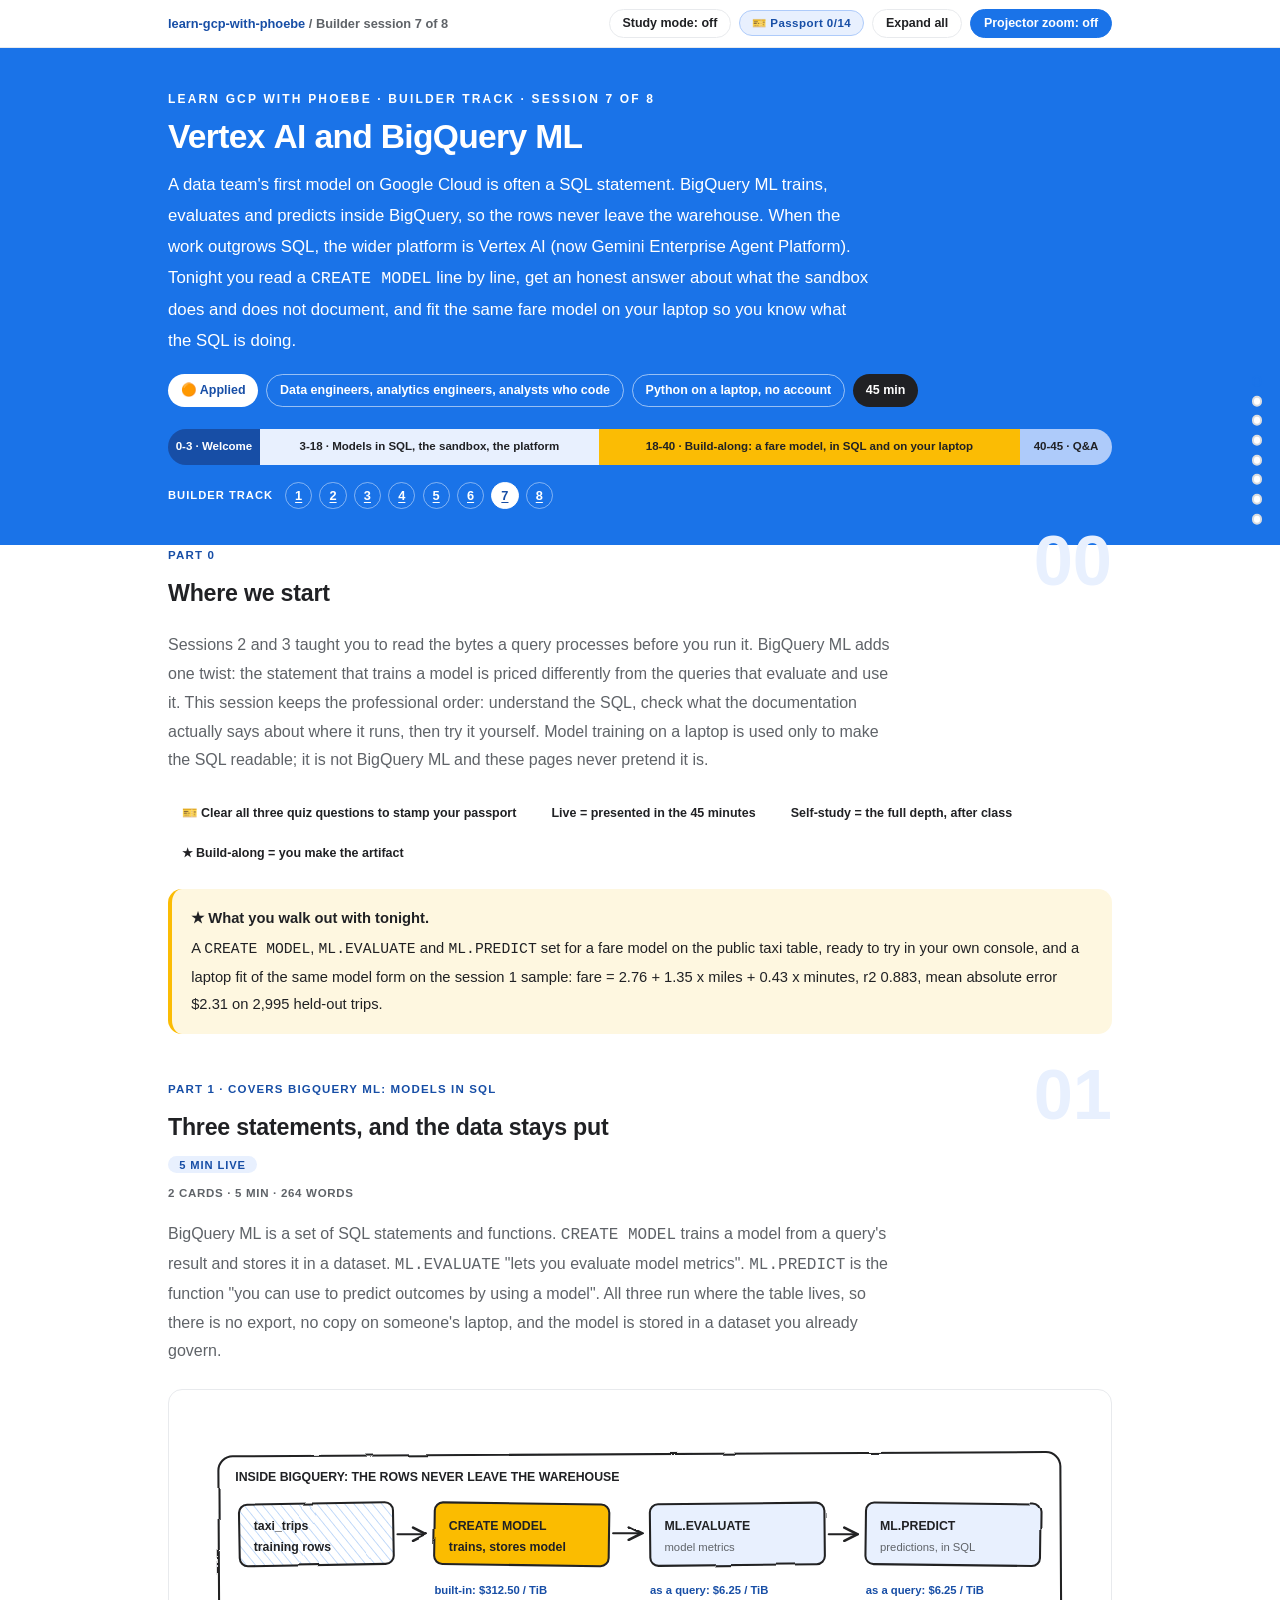
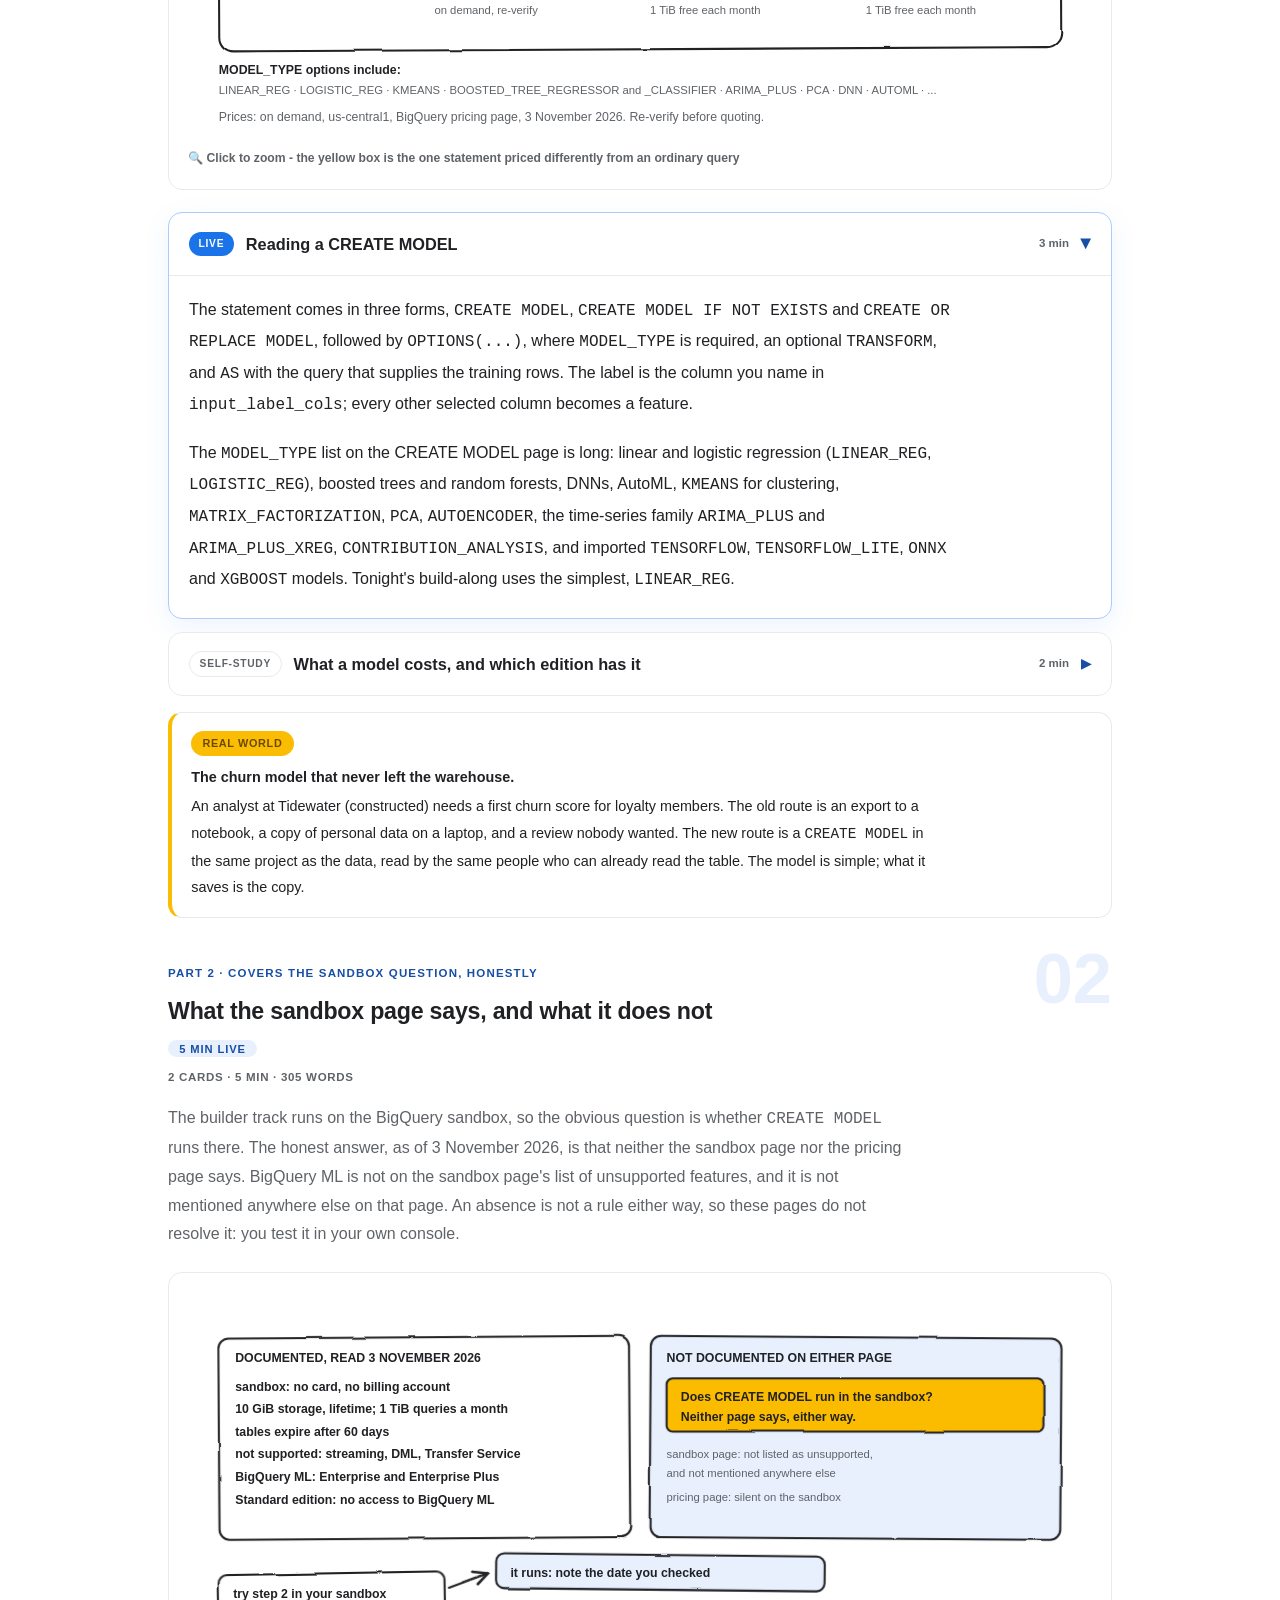
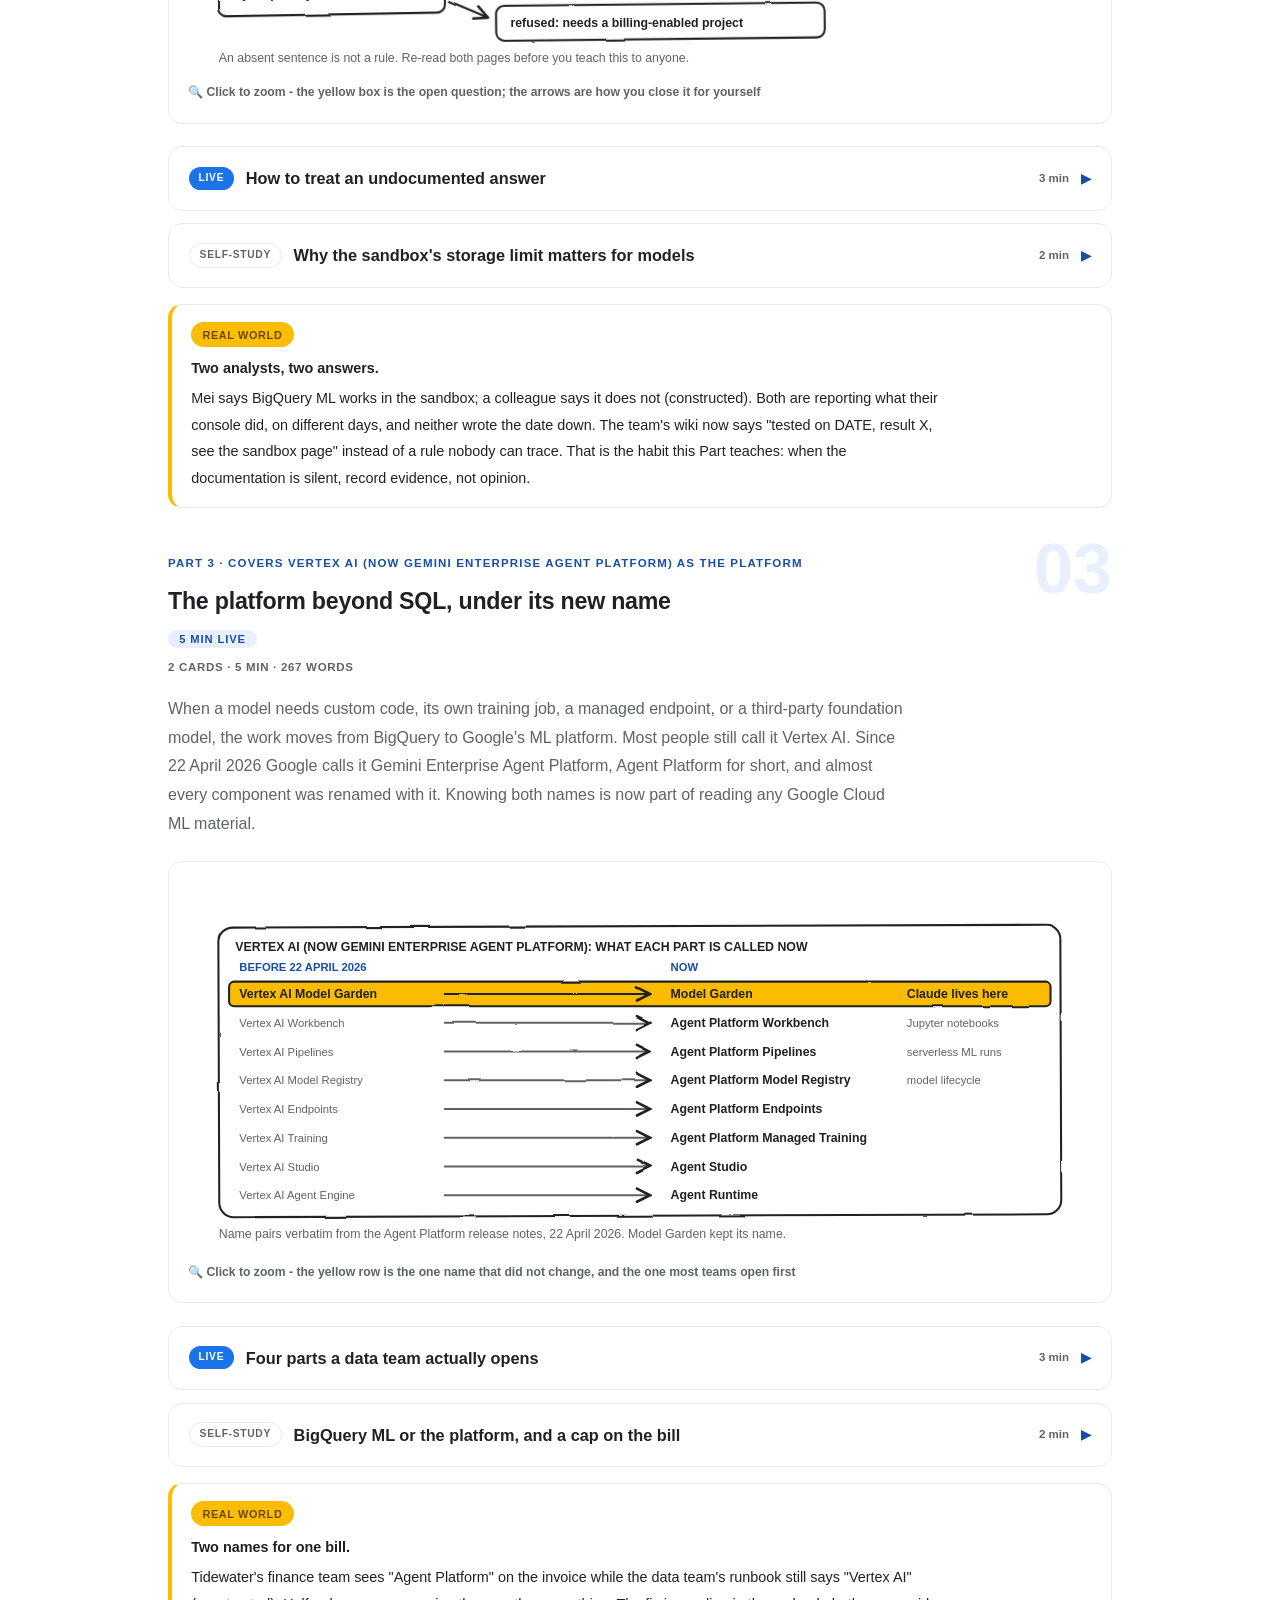
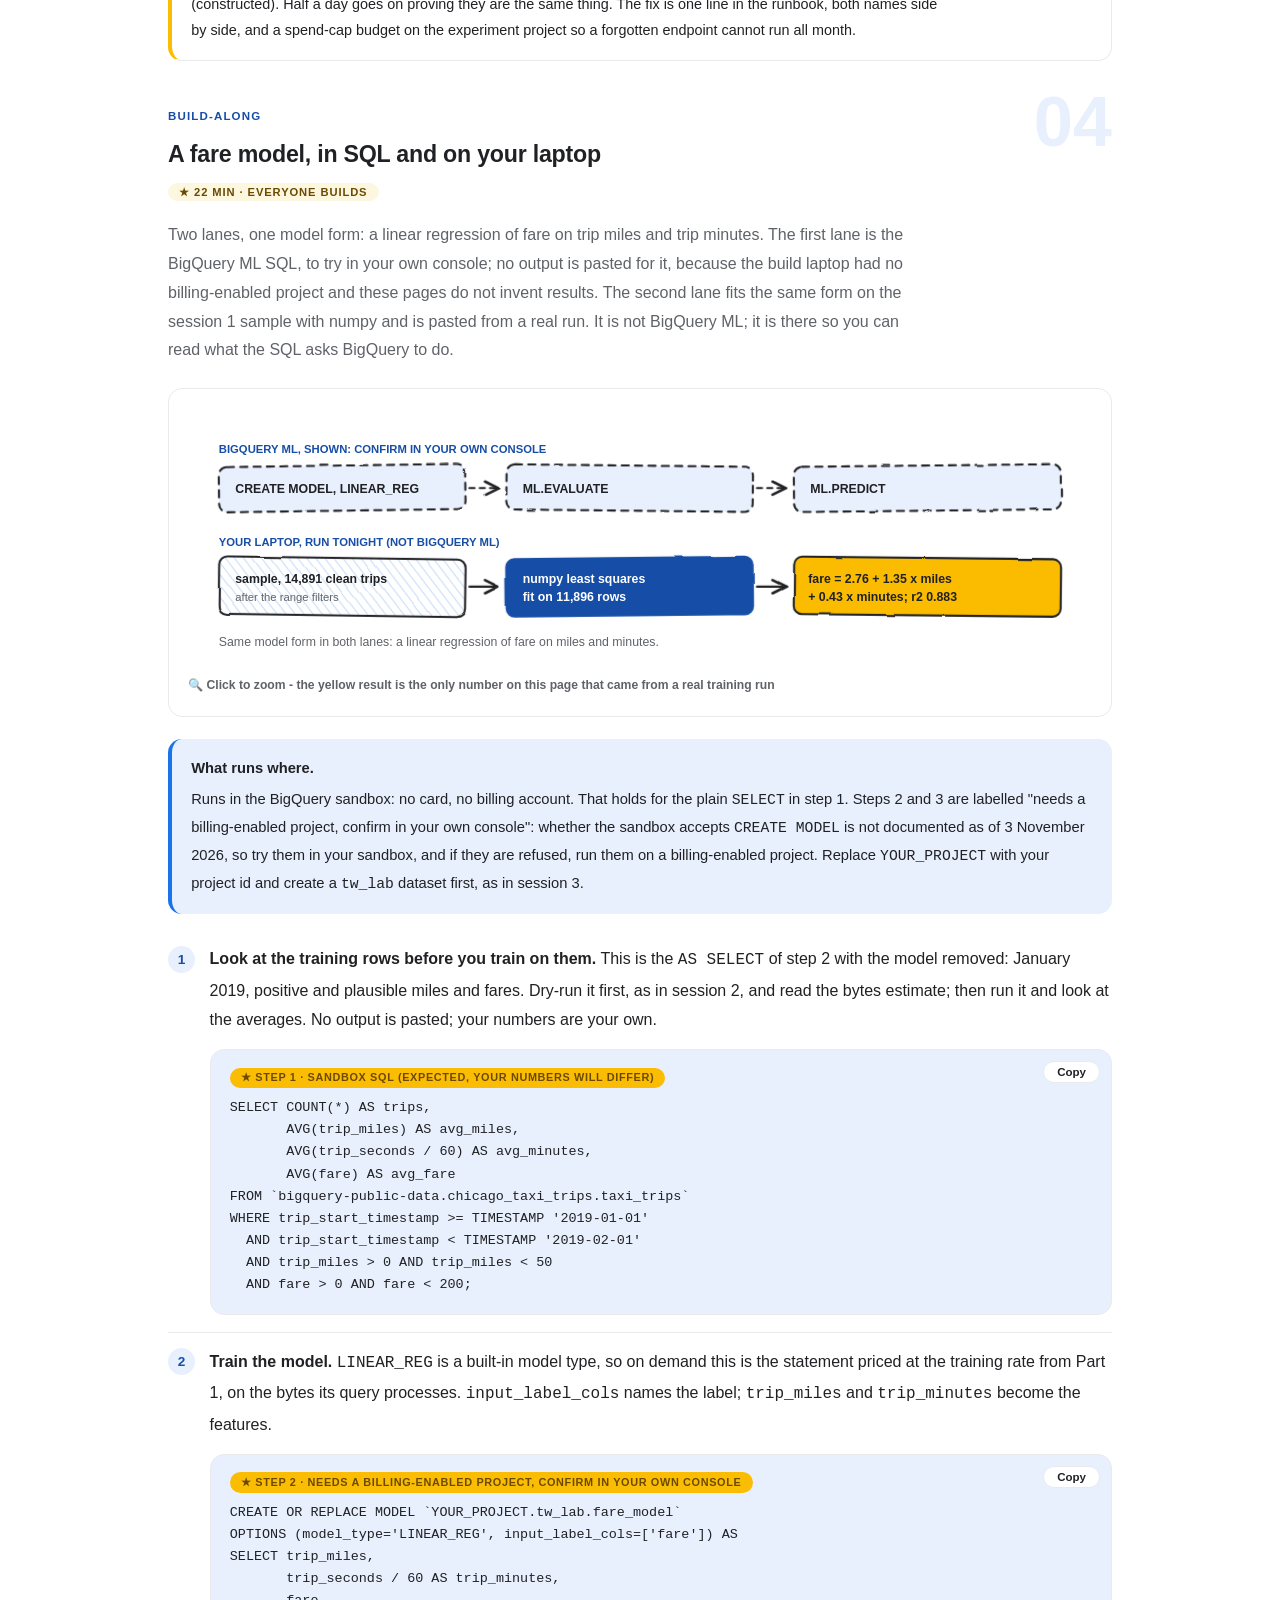
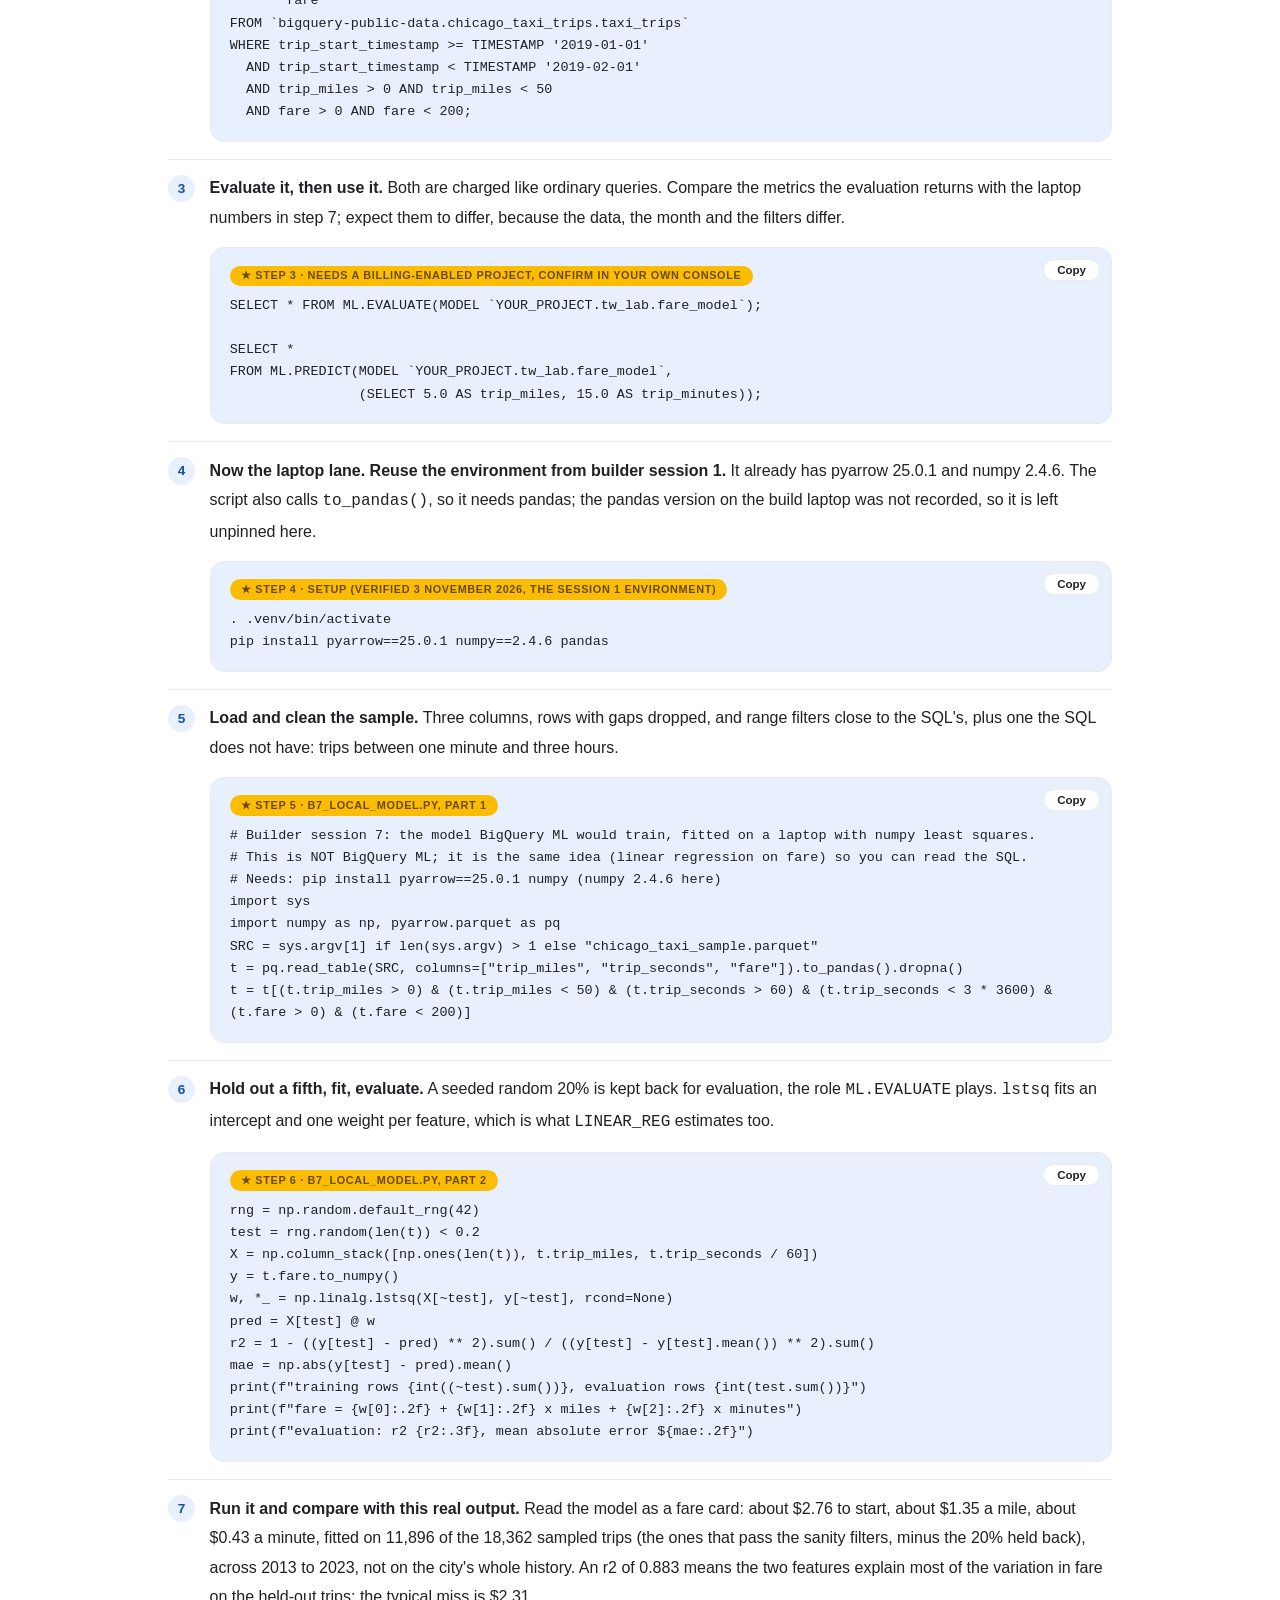
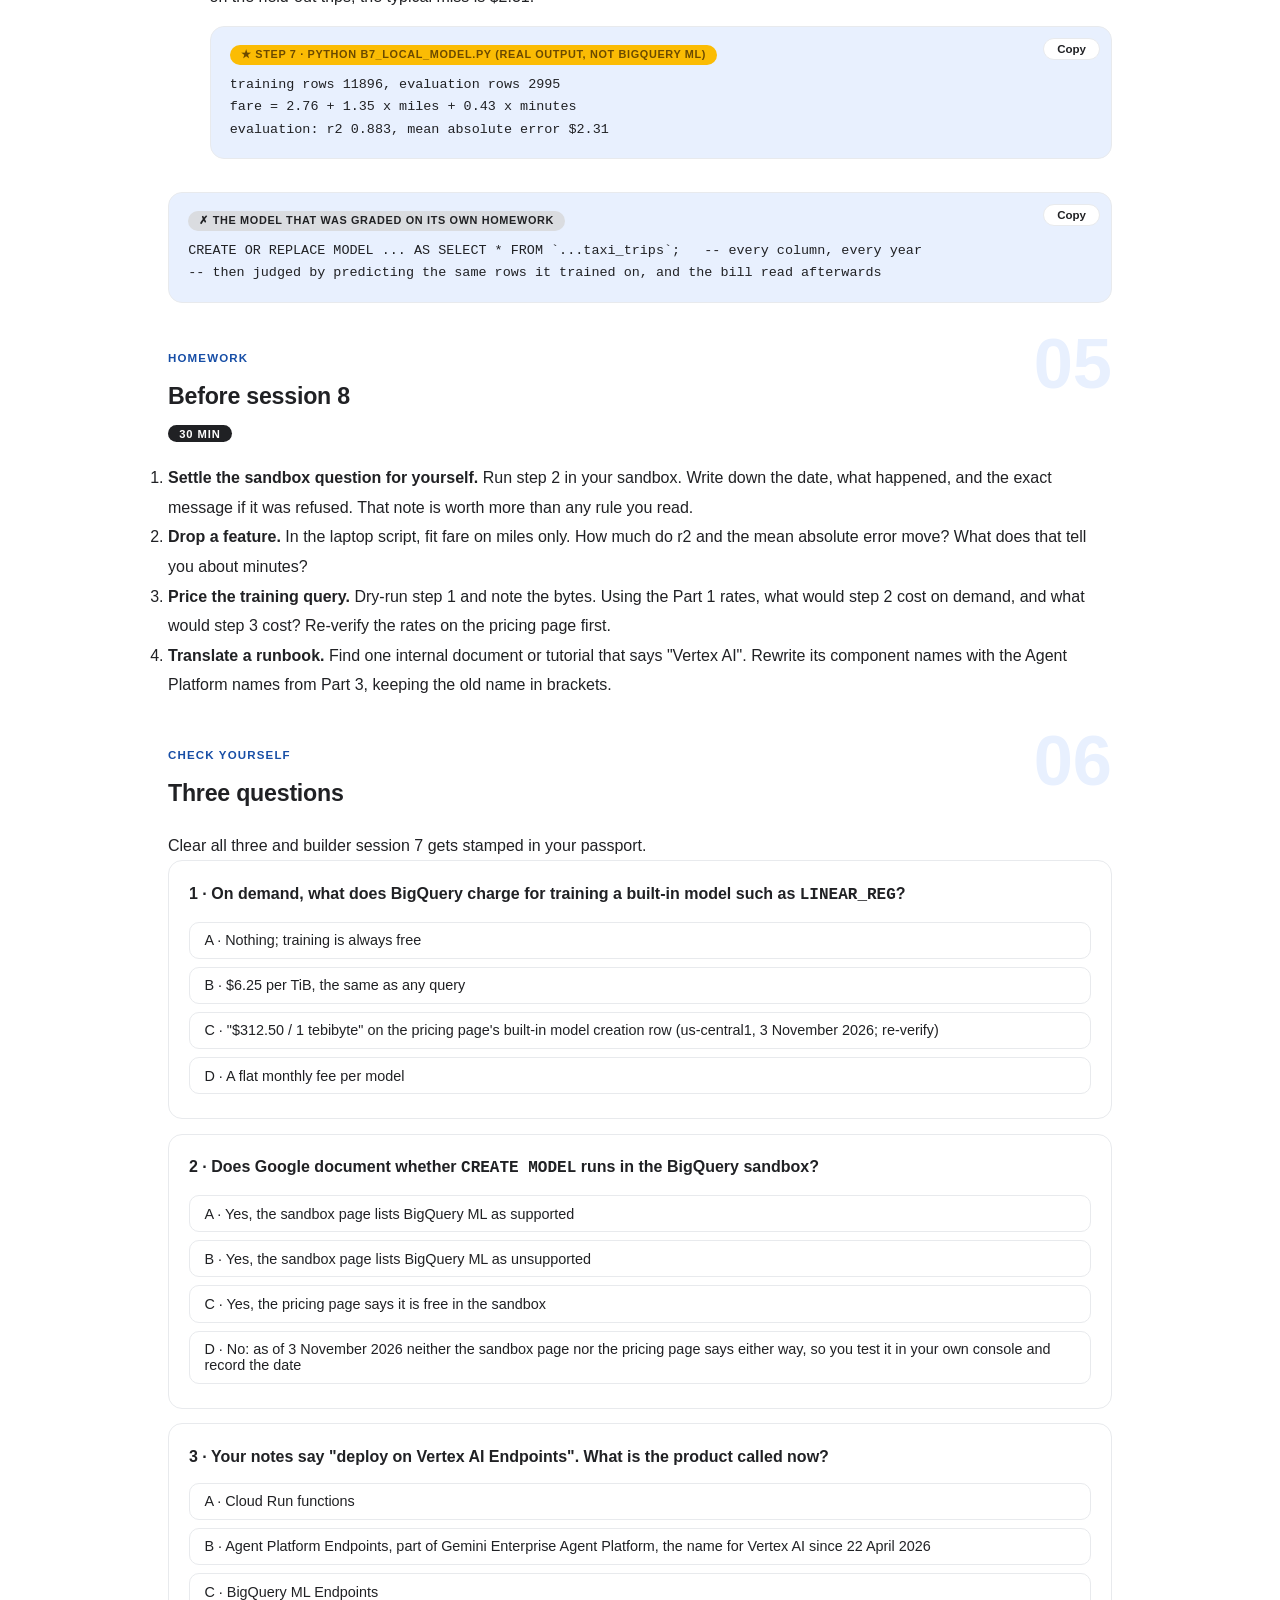
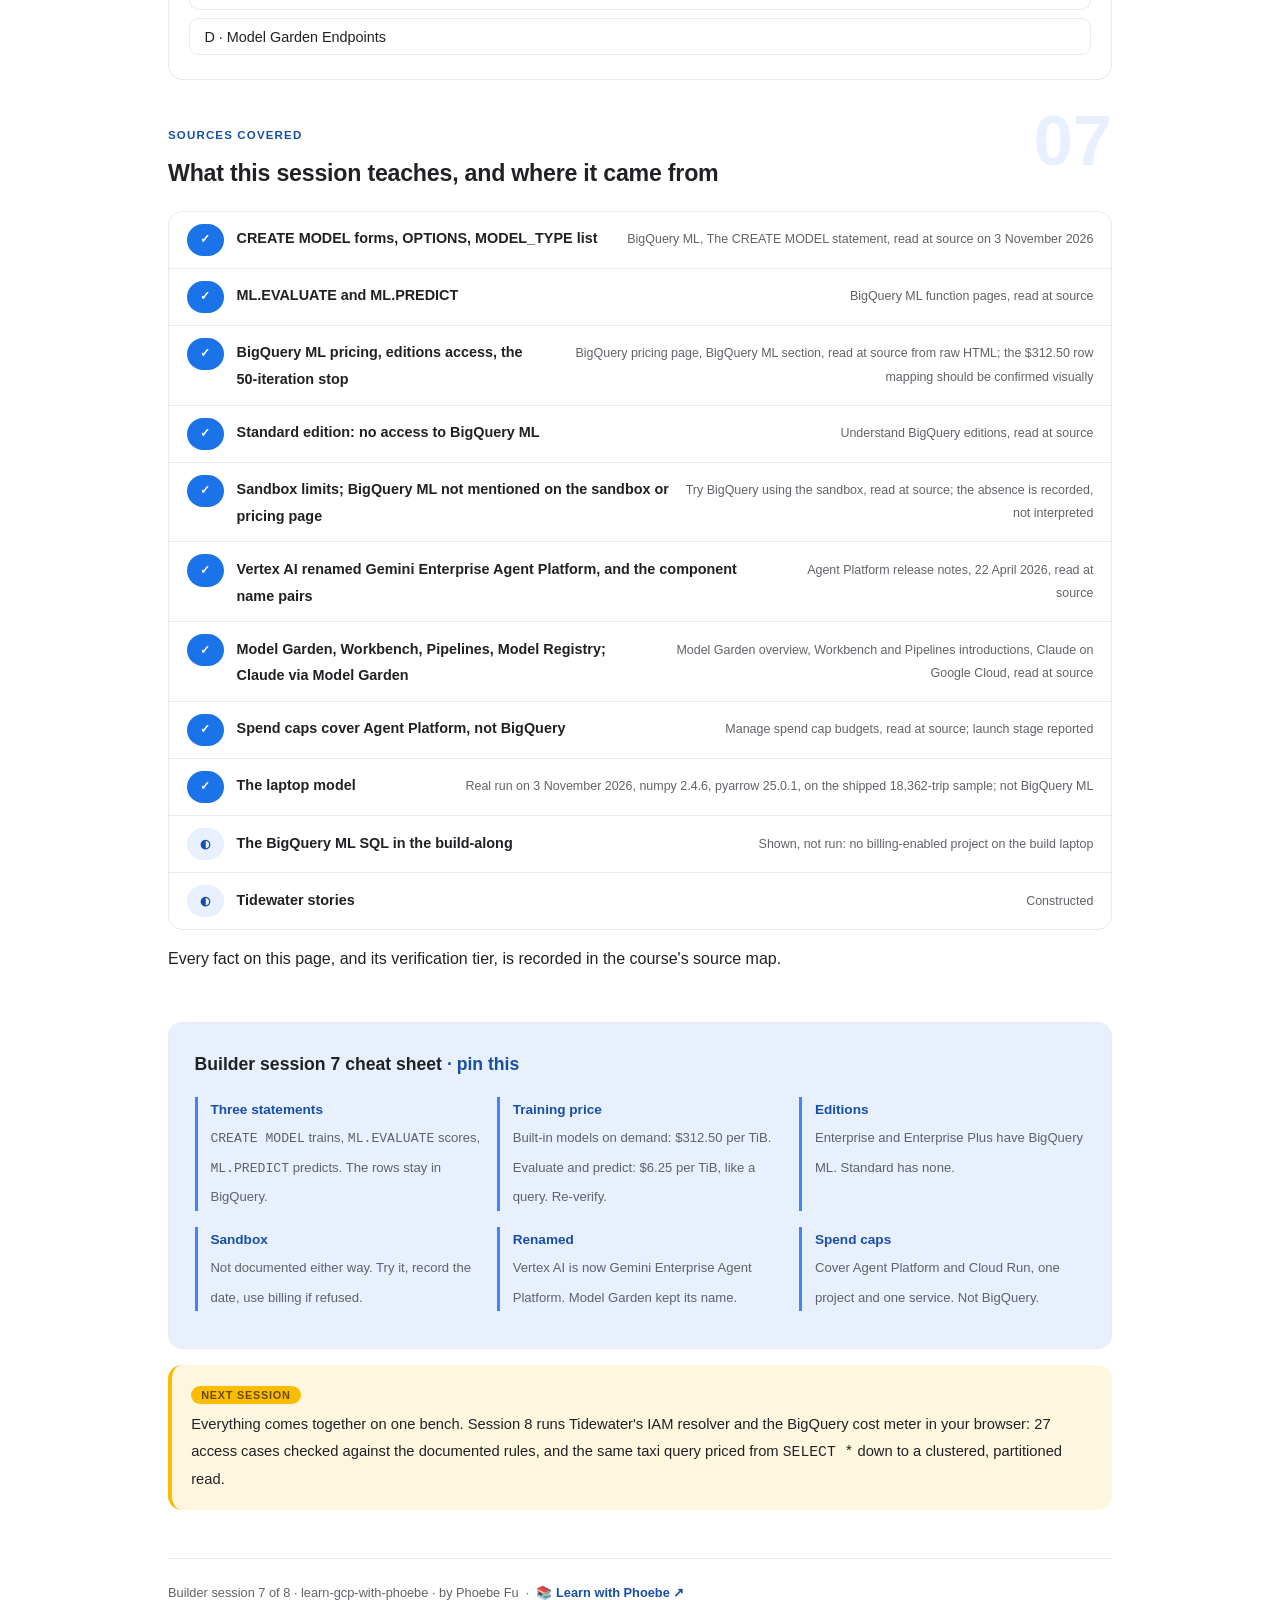
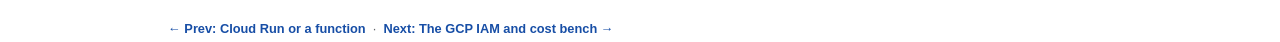
<file: courses/b7-vertex-ai-and-bigquery-ml.html>
<!DOCTYPE html>
<html lang="en">
<head>
<meta charset="UTF-8">
<meta name="viewport" content="width=device-width, initial-scale=1.0">
<!-- social:start -->
<meta name="description" content="Builder session 7 of 8. BigQuery ML trains, evaluates and predicts with SQL where the data already lives; Vertex AI, now Gemini Enterprise Agent Platform, is the wider ML platform. What the sandbox documents and what it does not, and a fare model fitted on a laptop to read the SQL against.">
<meta property="og:type" content="article">
<meta property="og:site_name" content="Learn with Phoebe">
<meta property="og:title" content="Vertex AI and BigQuery ML - learn gcp with phoebe">
<meta property="og:description" content="Builder session 7 of 8. CREATE MODEL, ML.EVALUATE and ML.PREDICT, an honest answer on the sandbox, and fare = 2.76 + 1.35 x miles + 0.43 x minutes fitted on a laptop.">
<meta property="og:url" content="https://phoebefu6.github.io/learn-gcp-with-phoebe/courses/b7-vertex-ai-and-bigquery-ml.html">
<meta property="og:image" content="https://phoebefu6.github.io/learn-gcp-with-phoebe/assets/og-cover.png">
<meta property="og:image:width" content="1200">
<meta property="og:image:height" content="630">
<meta name="twitter:card" content="summary_large_image">
<meta name="twitter:title" content="Vertex AI and BigQuery ML - learn gcp with phoebe">
<meta name="twitter:description" content="Builder session 7 of 8. Models in SQL, the sandbox question, and the Agent Platform map.">
<meta name="twitter:image" content="https://phoebefu6.github.io/learn-gcp-with-phoebe/assets/og-cover.png">
<!-- social:end -->
<title>Builder session 7 · Vertex AI and BigQuery ML - learn gcp with phoebe</title>
<link rel="stylesheet" href="../assets/style.css?v=2">
</head>
<body>

<div class="toolbar">
  <div class="wrap">
    <span class="crumb"><a href="../index.html">learn-gcp-with-phoebe</a> / Builder session 7 of 8</span>
    <button class="btn" id="toggle-all" type="button">Expand all</button>
    <button class="btn primary" id="zoom-toggle" type="button">Projector zoom: off</button>
  </div>
</div>

<header class="masthead">
  <div class="wrap">
    <div class="eyebrow">Learn GCP with Phoebe · Builder track · Session 7 of 8</div>
    <h1>Vertex AI and <span class="accent">BigQuery ML</span></h1>
    <p class="sub">A data team's first model on Google Cloud is often a SQL statement. BigQuery ML trains, evaluates and predicts inside BigQuery, so the rows never leave the warehouse. When the work outgrows SQL, the wider platform is Vertex AI (now Gemini Enterprise Agent Platform). Tonight you read a <code>CREATE MODEL</code> line by line, get an honest answer about what the sandbox does and does not document, and fit the same fare model on your laptop so you know what the SQL is doing.</p>
    <div class="chip-row">
      <span class="chip level">🟠 Applied</span>
      <span class="chip audience">Data engineers, analytics engineers, analysts who code</span>
      <span class="chip audience">Python on a laptop, no account</span>
      <span class="chip time">45 min</span>
    </div>
    <div class="agenda">
      <span class="a1" style="flex:1">0-3 · Welcome</span>
      <span class="a2" style="flex:4">3-18 · Models in SQL, the sandbox, the platform</span>
      <span class="a3" style="flex:5">18-40 · Build-along: a fare model, in SQL and on your laptop</span>
      <span class="a4" style="flex:1">40-45 · Q&amp;A</span>
    </div>
  </div>
</header>

<main class="wrap">

  <section class="section" id="intro">
    <div class="section-kicker">
      <span class="klabel">Part 0</span>
      <h2>Where we start</h2>
    </div>
    <p class="lede">Sessions 2 and 3 taught you to read the bytes a query processes before you run it. BigQuery ML adds one twist: the statement that trains a model is priced differently from the queries that evaluate and use it. This session keeps the professional order: understand the SQL, check what the documentation actually says about where it runs, then try it yourself. Model training on a laptop is used only to make the SQL readable; it is not BigQuery ML and these pages never pretend it is.</p>

    <div class="legend">
      <span class="pill">🎫 Clear all three quiz questions to stamp your passport</span>
      <span class="pill">Live = presented in the 45 minutes</span>
      <span class="pill">Self-study = the full depth, after class</span>
      <span class="pill">★ Build-along = you make the artifact</span>
    </div>

    <div class="callout win">
      <p><strong>★ What you walk out with tonight.</strong> A <code>CREATE MODEL</code>, <code>ML.EVALUATE</code> and <code>ML.PREDICT</code> set for a fare model on the public taxi table, ready to try in your own console, and a laptop fit of the same model form on the session 1 sample: fare = 2.76 + 1.35 x miles + 0.43 x minutes, r2 0.883, mean absolute error $2.31 on 2,995 held-out trips.</p>
    </div>
  </section>

  <section class="section" id="part-1">
    <div class="section-kicker">
      <span class="klabel">Part 1 · covers BigQuery ML: models in SQL</span>
      <h2>Three statements, and the data stays put</h2>
      <span class="tag concept">5 min live</span>
    </div>
    <p class="lede">BigQuery ML is a set of SQL statements and functions. <code>CREATE MODEL</code> trains a model from a query's result and stores it in a dataset. <code>ML.EVALUATE</code> "lets you evaluate model metrics". <code>ML.PREDICT</code> is the function "you can use to predict outcomes by using a model". All three run where the table lives, so there is no export, no copy on someone's laptop, and the model is stored in a dataset you already govern.</p>

    <figure class="zoomable">
      <svg viewBox="0 0 880 320" xmlns="http://www.w3.org/2000/svg" role="img" aria-label="Inside one BigQuery panel: the taxi_trips table feeds CREATE MODEL, which trains and stores a model; ML.EVALUATE returns model metrics; ML.PREDICT returns predictions in SQL. Under CREATE MODEL, built-in models cost 312.50 dollars per TiB on demand; evaluation and prediction are charged as queries at 6.25 dollars per TiB, with 1 TiB free each month. Below, MODEL_TYPE options include linear regression, logistic regression, k-means, boosted trees, ARIMA_PLUS, PCA, DNN and AutoML.">
        <defs>
          <filter id="b7aSk" x="-3%" y="-3%" width="106%" height="106%"><feTurbulence type="fractalNoise" baseFrequency="0.02" numOctaves="2" seed="89" result="n"/><feDisplacementMap in="SourceGraphic" in2="n" scale="2.4" xChannelSelector="R" yChannelSelector="G"/></filter>
          <pattern id="b7aHc" patternUnits="userSpaceOnUse" width="7" height="7" patternTransform="rotate(-38)"><line x1="0" y1="0" x2="0" y2="7" stroke="#1A73E8" stroke-width="1" opacity=".5"/></pattern>
          <marker id="b7aAr" viewBox="0 0 10 10" refX="9" refY="5" markerWidth="8" markerHeight="8" orient="auto"><path d="M1 1 L9 5 L1 9" fill="none" stroke="#202124" stroke-width="1.6" stroke-linecap="round"/></marker>
        </defs>
        <style>
          .b7aH { font: 800 12px Inter, sans-serif; fill: #202124; }
          .b7aL { font: 600 12px Inter, sans-serif; fill: #202124; }
          .b7aS { font: 400 11px Inter, sans-serif; fill: #5F6368; }
          .b7aA { font: 700 11px Inter, sans-serif; fill: #174EA6; }
          .b7aN { font: 400 12px Inter, sans-serif; fill: #5F6368; }
        </style>

        <g filter="url(#b7aSk)" fill="none" stroke="#202124" stroke-width="2" stroke-linecap="round" stroke-linejoin="round">
          <rect x="30" y="44" width="820" height="190" rx="14" transform="rotate(-0.3 440 139)" fill="#FFFFFF"/>
          <rect x="50" y="92" width="150" height="60" rx="8" transform="rotate(-1 125 122)" fill="url(#b7aHc)"/>
          <rect x="240" y="92" width="170" height="60" rx="8" transform="rotate(0.8 325 122)" fill="#FBBC04"/>
          <rect x="450" y="92" width="170" height="60" rx="8" transform="rotate(-0.6 535 122)" fill="#E8F0FE"/>
          <rect x="660" y="92" width="170" height="60" rx="8" transform="rotate(0.7 745 122)" fill="#E8F0FE"/>
          <path d="M204 122 L232 122" marker-end="url(#b7aAr)"/>
          <path d="M414 122 L442 122" marker-end="url(#b7aAr)"/>
          <path d="M624 122 L652 122" marker-end="url(#b7aAr)"/>
        </g>

        <text class="b7aH" x="46" y="70">INSIDE BIGQUERY: THE ROWS NEVER LEAVE THE WAREHOUSE</text>
        <text class="b7aL" x="64" y="118">taxi_trips</text>
        <text class="b7aL" x="64" y="138">training rows</text>
        <text class="b7aL" x="254" y="118">CREATE MODEL</text>
        <text class="b7aL" x="254" y="138">trains, stores model</text>
        <text class="b7aL" x="464" y="118">ML.EVALUATE</text>
        <text class="b7aS" x="464" y="138">model metrics</text>
        <text class="b7aL" x="674" y="118">ML.PREDICT</text>
        <text class="b7aS" x="674" y="138">predictions, in SQL</text>
        <text class="b7aA" x="240" y="180">built-in: $312.50 / TiB</text>
        <text class="b7aS" x="240" y="200">on demand, re-verify</text>
        <text class="b7aA" x="450" y="180">as a query: $6.25 / TiB</text>
        <text class="b7aS" x="450" y="200">1 TiB free each month</text>
        <text class="b7aA" x="660" y="180">as a query: $6.25 / TiB</text>
        <text class="b7aS" x="660" y="200">1 TiB free each month</text>
        <text class="b7aL" x="30" y="258">MODEL_TYPE options include:</text>
        <text class="b7aS" x="30" y="278">LINEAR_REG · LOGISTIC_REG · KMEANS · BOOSTED_TREE_REGRESSOR and _CLASSIFIER · ARIMA_PLUS · PCA · DNN · AUTOML · ...</text>

        <text class="b7aN" x="30" y="304">Prices: on demand, us-central1, BigQuery pricing page, 3 November 2026. Re-verify before quoting.</text>
      </svg>
      <figcaption>🔍 Click to zoom - the yellow box is the one statement priced differently from an ordinary query</figcaption>
    </figure>

    <details class="card" open>
      <summary><span class="mode live">Live</span>Reading a CREATE MODEL<span class="mini">3 min</span><span class="caret">▶</span></summary>
      <div class="body">
        <p>The statement comes in three forms, <code>CREATE MODEL</code>, <code>CREATE MODEL IF NOT EXISTS</code> and <code>CREATE OR REPLACE MODEL</code>, followed by <code>OPTIONS(...)</code>, where <code>MODEL_TYPE</code> is required, an optional <code>TRANSFORM</code>, and <code>AS</code> with the query that supplies the training rows. The label is the column you name in <code>input_label_cols</code>; every other selected column becomes a feature.</p>
        <p>The <code>MODEL_TYPE</code> list on the CREATE MODEL page is long: linear and logistic regression (<code>LINEAR_REG</code>, <code>LOGISTIC_REG</code>), boosted trees and random forests, DNNs, AutoML, <code>KMEANS</code> for clustering, <code>MATRIX_FACTORIZATION</code>, <code>PCA</code>, <code>AUTOENCODER</code>, the time-series family <code>ARIMA_PLUS</code> and <code>ARIMA_PLUS_XREG</code>, <code>CONTRIBUTION_ANALYSIS</code>, and imported <code>TENSORFLOW</code>, <code>TENSORFLOW_LITE</code>, <code>ONNX</code> and <code>XGBOOST</code> models. Tonight's build-along uses the simplest, <code>LINEAR_REG</code>.</p>
      </div>
    </details>

    <details class="card">
      <summary><span class="mode self">Self-study</span>What a model costs, and which edition has it<span class="mini">2 min</span><span class="caret">▶</span></summary>
      <div class="body">
        <p>BigQuery's pricing page treats the steps differently. "BigQuery ML jobs that perform inspection, evaluation, and prediction operations incur the same charges as on-demand query jobs": $6.25 per TiB, inside the same 1 TiB free each month. Training is separate: "Because CREATE MODEL queries incur different charges, you must calculate CREATE MODEL job costs independently". On demand, the row for built-in models (linear, logistic, k-means, PCA, time series, contribution analysis) shows "$312.50 / 1 tebibyte", fifty times the query rate. Our read of that table came from the page's raw HTML, so confirm which model types sit on that row before you budget. Prices: us-central1, BigQuery pricing page, 3 November 2026; re-verify.</p>
        <p>On capacity pricing, editions decide access: "BigQuery ML is available in Enterprise and Enterprise Plus Editions", and the editions page lists Standard with "No access to BigQuery ML." One more line worth knowing before you train anything large: "The CREATE MODEL statement stops at 50 iterations for iterative models."</p>
      </div>
    </details>

    <div class="callout example">
      <span class="ex-pill">Real world</span>
      <p><strong>The churn model that never left the warehouse.</strong> An analyst at Tidewater (constructed) needs a first churn score for loyalty members. The old route is an export to a notebook, a copy of personal data on a laptop, and a review nobody wanted. The new route is a <code>CREATE MODEL</code> in the same project as the data, read by the same people who can already read the table. The model is simple; what it saves is the copy.</p>
    </div>
  </section>

  <section class="section" id="part-2">
    <div class="section-kicker">
      <span class="klabel">Part 2 · covers the sandbox question, honestly</span>
      <h2>What the sandbox page says, and what it does not</h2>
      <span class="tag concept">5 min live</span>
    </div>
    <p class="lede">The builder track runs on the BigQuery sandbox, so the obvious question is whether <code>CREATE MODEL</code> runs there. The honest answer, as of 3 November 2026, is that neither the sandbox page nor the pricing page says. BigQuery ML is not on the sandbox page's list of unsupported features, and it is not mentioned anywhere else on that page. An absence is not a rule either way, so these pages do not resolve it: you test it in your own console.</p>

    <figure class="zoomable">
      <svg viewBox="0 0 880 370" xmlns="http://www.w3.org/2000/svg" role="img" aria-label="Two panels. Documented, read 3 November 2026: the sandbox needs no card and no billing account; 10 GiB of storage for its lifetime and 1 TiB of queries a month; tables expire after 60 days; streaming, DML and the Data Transfer Service are not supported; BigQuery ML is available in Enterprise and Enterprise Plus; Standard edition has no access to BigQuery ML. Not documented: whether CREATE MODEL runs in the sandbox; neither page lists it either way. Below, a decision: try step 2 in your sandbox; if it runs, note the date you checked; if it is refused, it needs a billing-enabled project.">
        <defs>
          <filter id="b7bSk" x="-3%" y="-3%" width="106%" height="106%"><feTurbulence type="fractalNoise" baseFrequency="0.02" numOctaves="2" seed="97" result="n"/><feDisplacementMap in="SourceGraphic" in2="n" scale="2.4" xChannelSelector="R" yChannelSelector="G"/></filter>
          <pattern id="b7bHc" patternUnits="userSpaceOnUse" width="7" height="7" patternTransform="rotate(-38)"><line x1="0" y1="0" x2="0" y2="7" stroke="#1A73E8" stroke-width="1" opacity=".5"/></pattern>
          <marker id="b7bAr" viewBox="0 0 10 10" refX="9" refY="5" markerWidth="8" markerHeight="8" orient="auto"><path d="M1 1 L9 5 L1 9" fill="none" stroke="#202124" stroke-width="1.6" stroke-linecap="round"/></marker>
        </defs>
        <style>
          .b7bH { font: 800 12px Inter, sans-serif; fill: #202124; }
          .b7bL { font: 600 12px Inter, sans-serif; fill: #202124; }
          .b7bS { font: 400 11px Inter, sans-serif; fill: #5F6368; }
          .b7bA { font: 700 11px Inter, sans-serif; fill: #174EA6; }
          .b7bN { font: 400 12px Inter, sans-serif; fill: #5F6368; }
        </style>

        <g filter="url(#b7bSk)" fill="none" stroke="#202124" stroke-width="2" stroke-linecap="round" stroke-linejoin="round">
          <rect x="30" y="44" width="400" height="196" rx="10" transform="rotate(-0.4 230 142)" fill="#FFFFFF"/>
          <rect x="450" y="44" width="400" height="196" rx="10" transform="rotate(0.4 650 142)" fill="#E8F0FE"/>
          <rect x="466" y="84" width="368" height="52" rx="6" fill="#FBBC04"/>
          <rect x="30" y="274" width="220" height="40" rx="8" transform="rotate(-1 140 294)" fill="#FFFFFF"/>
          <rect x="300" y="256" width="320" height="34" rx="8" transform="rotate(0.6 460 273)" fill="#E8F0FE"/>
          <rect x="300" y="304" width="320" height="34" rx="8" transform="rotate(-0.6 460 321)" fill="#FFFFFF"/>
          <path d="M254 288 L292 274" marker-end="url(#b7bAr)"/>
          <path d="M254 302 L292 318" marker-end="url(#b7bAr)"/>
        </g>

        <text class="b7bH" x="46" y="68">DOCUMENTED, READ 3 NOVEMBER 2026</text>
        <text class="b7bL" x="46" y="96">sandbox: no card, no billing account</text>
        <text class="b7bL" x="46" y="118">10 GiB storage, lifetime; 1 TiB queries a month</text>
        <text class="b7bL" x="46" y="140">tables expire after 60 days</text>
        <text class="b7bL" x="46" y="162">not supported: streaming, DML, Transfer Service</text>
        <text class="b7bL" x="46" y="184">BigQuery ML: Enterprise and Enterprise Plus</text>
        <text class="b7bL" x="46" y="206">Standard edition: no access to BigQuery ML</text>
        <text class="b7bH" x="466" y="68">NOT DOCUMENTED ON EITHER PAGE</text>
        <text class="b7bL" x="480" y="106">Does CREATE MODEL run in the sandbox?</text>
        <text class="b7bL" x="480" y="126">Neither page says, either way.</text>
        <text class="b7bS" x="466" y="162">sandbox page: not listed as unsupported,</text>
        <text class="b7bS" x="466" y="180">and not mentioned anywhere else</text>
        <text class="b7bS" x="466" y="204">pricing page: silent on the sandbox</text>
        <text class="b7bL" x="44" y="298">try step 2 in your sandbox</text>
        <text class="b7bL" x="314" y="278">it runs: note the date you checked</text>
        <text class="b7bL" x="314" y="326">refused: needs a billing-enabled project</text>

        <text class="b7bN" x="30" y="360">An absent sentence is not a rule. Re-read both pages before you teach this to anyone.</text>
      </svg>
      <figcaption>🔍 Click to zoom - the yellow box is the open question; the arrows are how you close it for yourself</figcaption>
    </figure>

    <details class="card">
      <summary><span class="mode live">Live</span>How to treat an undocumented answer<span class="mini">3 min</span><span class="caret">▶</span></summary>
      <div class="body">
        <p>Three things are documented and you can rely on them. The sandbox runs "without providing a credit card or creating a billing account for your project", with "a lifetime limit of 10 GiB of storage" and "the same free compute limit as the BigQuery free tier of 1 TiB of processed query data each month", and tables "automatically expire after 60 days". Its unsupported list is "Streaming data", "Data manipulation language (DML) statements" and "BigQuery Data Transfer Service". And BigQuery ML's pricing is on the pricing page.</p>
        <p>What is not documented is the link between them. So the build-along labels every <code>CREATE MODEL</code> box "needs a billing-enabled project, confirm in your own console". Run step 2 in your sandbox. If it runs, write down the date: a free product's limits can change without notice. If it is refused, the same SQL runs unchanged on a billing-enabled project. Either result is yours, from your console, not a claim on these pages.</p>
      </div>
    </details>

    <details class="card">
      <summary><span class="mode self">Self-study</span>Why the sandbox's storage limit matters for models<span class="mini">2 min</span><span class="caret">▶</span></summary>
      <div class="body">
        <p>A model is stored in a dataset, next to tables. In the sandbox, storage has a lifetime ceiling, and "This quota is not refunded upon data deletion." So if your sandbox does accept training, small experiments are cheap and large ones spend an allowance you cannot get back. The pricing page's free-tier table says "BigQuery ML models and training data stored in BigQuery are included in the BigQuery storage free tier", so a stored model counts as storage like any table; how its size is measured is not stated there, so keep sandbox models small.</p>
        <p>The same caution applies to the training query itself: in the sandbox it would draw on the 1 TiB a month, and a <code>CREATE MODEL</code> over a full public table can read a lot of it. Dry-run the <code>AS SELECT</code> part on its own first, exactly as in session 2.</p>
      </div>
    </details>

    <div class="callout example">
      <span class="ex-pill">Real world</span>
      <p><strong>Two analysts, two answers.</strong> Mei says BigQuery ML works in the sandbox; a colleague says it does not (constructed). Both are reporting what their console did, on different days, and neither wrote the date down. The team's wiki now says "tested on DATE, result X, see the sandbox page" instead of a rule nobody can trace. That is the habit this Part teaches: when the documentation is silent, record evidence, not opinion.</p>
    </div>
  </section>

  <section class="section" id="part-3">
    <div class="section-kicker">
      <span class="klabel">Part 3 · covers Vertex AI (now Gemini Enterprise Agent Platform) as the platform</span>
      <h2>The platform beyond SQL, under its new name</h2>
      <span class="tag concept">5 min live</span>
    </div>
    <p class="lede">When a model needs custom code, its own training job, a managed endpoint, or a third-party foundation model, the work moves from BigQuery to Google's ML platform. Most people still call it Vertex AI. Since 22 April 2026 Google calls it Gemini Enterprise Agent Platform, Agent Platform for short, and almost every component was renamed with it. Knowing both names is now part of reading any Google Cloud ML material.</p>

    <figure class="zoomable">
      <svg viewBox="0 0 880 360" xmlns="http://www.w3.org/2000/svg" role="img" aria-label="A rename table drawn as arrows from old to new names, from the Agent Platform release notes of 22 April 2026. Vertex AI Model Garden becomes Model Garden, where Claude models are found. Vertex AI Workbench becomes Agent Platform Workbench, Jupyter notebooks. Vertex AI Pipelines becomes Agent Platform Pipelines. Vertex AI Model Registry becomes Agent Platform Model Registry. Vertex AI Endpoints becomes Agent Platform Endpoints. Vertex AI Training becomes Agent Platform Managed Training. Vertex AI Studio becomes Agent Studio. Vertex AI Agent Engine becomes Agent Runtime.">
        <defs>
          <filter id="b7cSk" x="-3%" y="-3%" width="106%" height="106%"><feTurbulence type="fractalNoise" baseFrequency="0.02" numOctaves="2" seed="101" result="n"/><feDisplacementMap in="SourceGraphic" in2="n" scale="2.4" xChannelSelector="R" yChannelSelector="G"/></filter>
          <pattern id="b7cHc" patternUnits="userSpaceOnUse" width="7" height="7" patternTransform="rotate(-38)"><line x1="0" y1="0" x2="0" y2="7" stroke="#1A73E8" stroke-width="1" opacity=".5"/></pattern>
          <marker id="b7cAr" viewBox="0 0 10 10" refX="9" refY="5" markerWidth="8" markerHeight="8" orient="auto"><path d="M1 1 L9 5 L1 9" fill="none" stroke="#202124" stroke-width="1.6" stroke-linecap="round"/></marker>
        </defs>
        <style>
          .b7cH { font: 800 12px Inter, sans-serif; fill: #202124; }
          .b7cL { font: 600 12px Inter, sans-serif; fill: #202124; }
          .b7cS { font: 400 11px Inter, sans-serif; fill: #5F6368; }
          .b7cA { font: 700 11px Inter, sans-serif; fill: #174EA6; }
          .b7cN { font: 400 12px Inter, sans-serif; fill: #5F6368; }
        </style>

        <g filter="url(#b7cSk)" fill="none" stroke="#202124" stroke-width="2" stroke-linecap="round" stroke-linejoin="round">
          <rect x="30" y="44" width="820" height="282" rx="14" transform="rotate(-0.2 440 185)" fill="#FFFFFF"/>
          <rect x="40" y="98" width="800" height="24" rx="5" fill="#FBBC04"/>
          <path d="M250 110 L450 110" marker-end="url(#b7cAr)"/>
          <path d="M250 138 L450 138" marker-end="url(#b7cAr)" stroke="#5F6368"/>
          <path d="M250 166 L450 166" marker-end="url(#b7cAr)" stroke="#5F6368"/>
          <path d="M250 194 L450 194" marker-end="url(#b7cAr)" stroke="#5F6368"/>
          <path d="M250 222 L450 222" marker-end="url(#b7cAr)" stroke="#5F6368"/>
          <path d="M250 250 L450 250" marker-end="url(#b7cAr)" stroke="#5F6368"/>
          <path d="M250 278 L450 278" marker-end="url(#b7cAr)" stroke="#5F6368"/>
          <path d="M250 306 L450 306" marker-end="url(#b7cAr)" stroke="#5F6368"/>
        </g>

        <text class="b7cH" x="46" y="68">VERTEX AI (NOW GEMINI ENTERPRISE AGENT PLATFORM): WHAT EACH PART IS CALLED NOW</text>
        <text class="b7cA" x="50" y="88">BEFORE 22 APRIL 2026</text>
        <text class="b7cA" x="470" y="88">NOW</text>
        <text class="b7cL" x="50" y="114">Vertex AI Model Garden</text>
        <text class="b7cL" x="470" y="114">Model Garden</text>
        <text class="b7cL" x="700" y="114">Claude lives here</text>
        <text class="b7cS" x="50" y="142">Vertex AI Workbench</text>
        <text class="b7cL" x="470" y="142">Agent Platform Workbench</text>
        <text class="b7cS" x="700" y="142">Jupyter notebooks</text>
        <text class="b7cS" x="50" y="170">Vertex AI Pipelines</text>
        <text class="b7cL" x="470" y="170">Agent Platform Pipelines</text>
        <text class="b7cS" x="700" y="170">serverless ML runs</text>
        <text class="b7cS" x="50" y="198">Vertex AI Model Registry</text>
        <text class="b7cL" x="470" y="198">Agent Platform Model Registry</text>
        <text class="b7cS" x="700" y="198">model lifecycle</text>
        <text class="b7cS" x="50" y="226">Vertex AI Endpoints</text>
        <text class="b7cL" x="470" y="226">Agent Platform Endpoints</text>
        <text class="b7cS" x="50" y="254">Vertex AI Training</text>
        <text class="b7cL" x="470" y="254">Agent Platform Managed Training</text>
        <text class="b7cS" x="50" y="282">Vertex AI Studio</text>
        <text class="b7cL" x="470" y="282">Agent Studio</text>
        <text class="b7cS" x="50" y="310">Vertex AI Agent Engine</text>
        <text class="b7cL" x="470" y="310">Agent Runtime</text>

        <text class="b7cN" x="30" y="348">Name pairs verbatim from the Agent Platform release notes, 22 April 2026. Model Garden kept its name.</text>
      </svg>
      <figcaption>🔍 Click to zoom - the yellow row is the one name that did not change, and the one most teams open first</figcaption>
    </figure>

    <details class="card">
      <summary><span class="mode live">Live</span>Four parts a data team actually opens<span class="mini">3 min</span><span class="caret">▶</span></summary>
      <div class="body">
        <p><strong>Model Garden</strong> "is an AI/ML model library that helps you discover, test, customize, and deploy models and assets from Google and Google partners." Third-party models live here, Claude among them: "To access a Claude on Google Cloud model, go to its Model Garden model card." How to call Claude there is the subject of <a href="https://phoebefu6.github.io/learn-claude-with-phoebe/courses/68-bedrock-vertex.html">learn-claude, session 68</a>; these pages cover the platform only.</p>
        <p><strong>Workbench</strong> instances "are Jupyter notebook-based development environments", the place for code that SQL cannot hold. <strong>Pipelines</strong> "lets you automate, monitor, and govern your machine learning (ML) systems in a serverless manner." <strong>Model Registry</strong> "is a central repository where you can manage the lifecycle of" your models, and Endpoints and Managed Training complete the path from notebook to served model.</p>
      </div>
    </details>

    <details class="card">
      <summary><span class="mode self">Self-study</span>BigQuery ML or the platform, and a cap on the bill<span class="mini">2 min</span><span class="caret">▶</span></summary>
      <div class="body">
        <p>A workable rule: start in BigQuery ML when the training rows are already a query and a listed <code>MODEL_TYPE</code> fits; move to the platform when you need your own training code, a model from Model Garden, or a managed endpoint other systems call. The two meet: BigQuery ML can import <code>TENSORFLOW</code>, <code>ONNX</code> and <code>XGBOOST</code> models, so a model trained elsewhere can still be used with <code>ML.PREDICT</code>.</p>
        <p>The platform also has a cost control BigQuery lacks. Google's spend-cap budgets cover a single project and a single eligible service, and the eligible list reads "Gemini API, Agent Platform (formerly known as Vertex AI), Cloud Run, and Cloud Run functions". BigQuery is not eligible, so BigQuery ML spend is guarded by the query controls from sessions 2 and 3, not by a cap. The launch stage of spend caps is reported as Preview, not confirmed on the page.</p>
      </div>
    </details>

    <div class="callout example">
      <span class="ex-pill">Real world</span>
      <p><strong>Two names for one bill.</strong> Tidewater's finance team sees "Agent Platform" on the invoice while the data team's runbook still says "Vertex AI" (constructed). Half a day goes on proving they are the same thing. The fix is one line in the runbook, both names side by side, and a spend-cap budget on the experiment project so a forgotten endpoint cannot run all month.</p>
    </div>
  </section>

  <section class="section" id="demo-1">
    <div class="section-kicker">
      <span class="klabel">Build-along</span>
      <h2>A fare model, in SQL and on your laptop</h2>
      <span class="tag demo">★ 22 min · everyone builds</span>
    </div>
    <p class="lede">Two lanes, one model form: a linear regression of fare on trip miles and trip minutes. The first lane is the BigQuery ML SQL, to try in your own console; no output is pasted for it, because the build laptop had no billing-enabled project and these pages do not invent results. The second lane fits the same form on the session 1 sample with numpy and is pasted from a real run. It is not BigQuery ML; it is there so you can read what the SQL asks BigQuery to do.</p>

    <figure class="zoomable">
      <svg viewBox="0 0 880 250" xmlns="http://www.w3.org/2000/svg" role="img" aria-label="Two lanes. The upper lane, BigQuery ML, shown and to be confirmed in your own console: CREATE MODEL with LINEAR_REG, then ML.EVALUATE, then ML.PREDICT, drawn dashed. The lower lane, your laptop, run tonight and not BigQuery ML: 14,891 clean sample trips go to numpy least squares fitted on 11,896 rows, giving fare equals 2.76 plus 1.35 times miles plus 0.43 times minutes, r2 0.883 on 2,995 held-out trips.">
        <defs>
          <filter id="b7dSk" x="-3%" y="-3%" width="106%" height="106%"><feTurbulence type="fractalNoise" baseFrequency="0.02" numOctaves="2" seed="103" result="n"/><feDisplacementMap in="SourceGraphic" in2="n" scale="2.4" xChannelSelector="R" yChannelSelector="G"/></filter>
          <pattern id="b7dHc" patternUnits="userSpaceOnUse" width="7" height="7" patternTransform="rotate(-38)"><line x1="0" y1="0" x2="0" y2="7" stroke="#1A73E8" stroke-width="1" opacity=".5"/></pattern>
          <marker id="b7dAr" viewBox="0 0 10 10" refX="9" refY="5" markerWidth="8" markerHeight="8" orient="auto"><path d="M1 1 L9 5 L1 9" fill="none" stroke="#202124" stroke-width="1.6" stroke-linecap="round"/></marker>
        </defs>
        <style>
          .b7dL { font: 600 12px Inter, sans-serif; fill: #202124; }
          .b7dS { font: 400 11px Inter, sans-serif; fill: #5F6368; }
          .b7dA { font: 700 11px Inter, sans-serif; fill: #174EA6; }
          .b7dW { font: 800 12px Inter, sans-serif; fill: #FFFFFF; }
          .b7dN { font: 400 12px Inter, sans-serif; fill: #5F6368; }
        </style>

        <g filter="url(#b7dSk)" fill="none" stroke="#202124" stroke-width="2" stroke-linecap="round" stroke-linejoin="round">
          <rect x="30" y="56" width="240" height="44" rx="8" transform="rotate(-0.8 150 78)" fill="#E8F0FE" stroke-dasharray="7 6"/>
          <rect x="310" y="56" width="240" height="44" rx="8" transform="rotate(0.6 430 78)" fill="#E8F0FE" stroke-dasharray="7 6"/>
          <rect x="590" y="56" width="260" height="44" rx="8" transform="rotate(-0.6 720 78)" fill="#E8F0FE" stroke-dasharray="7 6"/>
          <rect x="30" y="146" width="240" height="56" rx="8" transform="rotate(0.8 150 174)" fill="url(#b7dHc)"/>
          <rect x="310" y="146" width="240" height="56" rx="8" transform="rotate(-0.6 430 174)" fill="#174EA6" stroke="#174EA6"/>
          <rect x="590" y="146" width="260" height="56" rx="8" transform="rotate(0.6 720 174)" fill="#FBBC04"/>
          <path d="M274 78 L302 78" marker-end="url(#b7dAr)" stroke-dasharray="5 5"/>
          <path d="M554 78 L582 78" marker-end="url(#b7dAr)" stroke-dasharray="5 5"/>
          <path d="M274 174 L302 174" marker-end="url(#b7dAr)"/>
          <path d="M554 174 L582 174" marker-end="url(#b7dAr)"/>
        </g>

        <text class="b7dA" x="30" y="44">BIGQUERY ML, SHOWN: CONFIRM IN YOUR OWN CONSOLE</text>
        <text class="b7dL" x="46" y="83">CREATE MODEL, LINEAR_REG</text>
        <text class="b7dL" x="326" y="83">ML.EVALUATE</text>
        <text class="b7dL" x="606" y="83">ML.PREDICT</text>
        <text class="b7dA" x="30" y="134">YOUR LAPTOP, RUN TONIGHT (NOT BIGQUERY ML)</text>
        <text class="b7dL" x="46" y="170">sample, 14,891 clean trips</text>
        <text class="b7dS" x="46" y="188">after the range filters</text>
        <text class="b7dW" x="326" y="170">numpy least squares</text>
        <text class="b7dW" x="326" y="188">fit on 11,896 rows</text>
        <text class="b7dL" x="604" y="170">fare = 2.76 + 1.35 x miles</text>
        <text class="b7dL" x="604" y="188">+ 0.43 x minutes; r2 0.883</text>

        <text class="b7dN" x="30" y="232">Same model form in both lanes: a linear regression of fare on miles and minutes.</text>
      </svg>
      <figcaption>🔍 Click to zoom - the yellow result is the only number on this page that came from a real training run</figcaption>
    </figure>

    <div class="callout tip">
      <p><strong>What runs where.</strong> Runs in the BigQuery sandbox: no card, no billing account. That holds for the plain <code>SELECT</code> in step 1. Steps 2 and 3 are labelled "needs a billing-enabled project, confirm in your own console": whether the sandbox accepts <code>CREATE MODEL</code> is not documented as of 3 November 2026, so try them in your sandbox, and if they are refused, run them on a billing-enabled project. Replace <code>YOUR_PROJECT</code> with your project id and create a <code>tw_lab</code> dataset first, as in session 3.</p>
    </div>

    <div class="steps">
      <div class="step">
        <p><strong>Look at the training rows before you train on them.</strong> This is the <code>AS SELECT</code> of step 2 with the model removed: January 2019, positive and plausible miles and fares. Dry-run it first, as in session 2, and read the bytes estimate; then run it and look at the averages. No output is pasted; your numbers are your own.</p>
        <div class="prompt-box good"><span class="label">★ Step 1 · sandbox SQL (expected, your numbers will differ)</span>SELECT COUNT(*) AS trips,
       AVG(trip_miles) AS avg_miles,
       AVG(trip_seconds / 60) AS avg_minutes,
       AVG(fare) AS avg_fare
FROM `bigquery-public-data.chicago_taxi_trips.taxi_trips`
WHERE trip_start_timestamp &gt;= TIMESTAMP '2019-01-01'
  AND trip_start_timestamp &lt; TIMESTAMP '2019-02-01'
  AND trip_miles &gt; 0 AND trip_miles &lt; 50
  AND fare &gt; 0 AND fare &lt; 200;</div>
      </div>
      <div class="step">
        <p><strong>Train the model.</strong> <code>LINEAR_REG</code> is a built-in model type, so on demand this is the statement priced at the training rate from Part 1, on the bytes its query processes. <code>input_label_cols</code> names the label; <code>trip_miles</code> and <code>trip_minutes</code> become the features.</p>
        <div class="prompt-box good"><span class="label">★ Step 2 · needs a billing-enabled project, confirm in your own console</span>CREATE OR REPLACE MODEL `YOUR_PROJECT.tw_lab.fare_model`
OPTIONS (model_type='LINEAR_REG', input_label_cols=['fare']) AS
SELECT trip_miles,
       trip_seconds / 60 AS trip_minutes,
       fare
FROM `bigquery-public-data.chicago_taxi_trips.taxi_trips`
WHERE trip_start_timestamp &gt;= TIMESTAMP '2019-01-01'
  AND trip_start_timestamp &lt; TIMESTAMP '2019-02-01'
  AND trip_miles &gt; 0 AND trip_miles &lt; 50
  AND fare &gt; 0 AND fare &lt; 200;</div>
      </div>
      <div class="step">
        <p><strong>Evaluate it, then use it.</strong> Both are charged like ordinary queries. Compare the metrics the evaluation returns with the laptop numbers in step 7; expect them to differ, because the data, the month and the filters differ.</p>
        <div class="prompt-box good"><span class="label">★ Step 3 · needs a billing-enabled project, confirm in your own console</span>SELECT * FROM ML.EVALUATE(MODEL `YOUR_PROJECT.tw_lab.fare_model`);

SELECT *
FROM ML.PREDICT(MODEL `YOUR_PROJECT.tw_lab.fare_model`,
                (SELECT 5.0 AS trip_miles, 15.0 AS trip_minutes));</div>
      </div>
      <div class="step">
        <p><strong>Now the laptop lane. Reuse the environment from builder session 1.</strong> It already has pyarrow 25.0.1 and numpy 2.4.6. The script also calls <code>to_pandas()</code>, so it needs pandas; the pandas version on the build laptop was not recorded, so it is left unpinned here.</p>
        <div class="prompt-box good"><span class="label">★ Step 4 · setup (verified 3 November 2026, the session 1 environment)</span>. .venv/bin/activate
pip install pyarrow==25.0.1 numpy==2.4.6 pandas</div>
      </div>
      <div class="step">
        <p><strong>Load and clean the sample.</strong> Three columns, rows with gaps dropped, and range filters close to the SQL's, plus one the SQL does not have: trips between one minute and three hours.</p>
        <div class="prompt-box good"><span class="label">★ Step 5 · b7_local_model.py, part 1</span># Builder session 7: the model BigQuery ML would train, fitted on a laptop with numpy least squares.
# This is NOT BigQuery ML; it is the same idea (linear regression on fare) so you can read the SQL.
# Needs: pip install pyarrow==25.0.1 numpy (numpy 2.4.6 here)
import sys
import numpy as np, pyarrow.parquet as pq
SRC = sys.argv[1] if len(sys.argv) &gt; 1 else "chicago_taxi_sample.parquet"
t = pq.read_table(SRC, columns=["trip_miles", "trip_seconds", "fare"]).to_pandas().dropna()
t = t[(t.trip_miles &gt; 0) &amp; (t.trip_miles &lt; 50) &amp; (t.trip_seconds &gt; 60) &amp; (t.trip_seconds &lt; 3 * 3600) &amp; (t.fare &gt; 0) &amp; (t.fare &lt; 200)]</div>
      </div>
      <div class="step">
        <p><strong>Hold out a fifth, fit, evaluate.</strong> A seeded random 20% is kept back for evaluation, the role <code>ML.EVALUATE</code> plays. <code>lstsq</code> fits an intercept and one weight per feature, which is what <code>LINEAR_REG</code> estimates too.</p>
        <div class="prompt-box good"><span class="label">★ Step 6 · b7_local_model.py, part 2</span>rng = np.random.default_rng(42)
test = rng.random(len(t)) &lt; 0.2
X = np.column_stack([np.ones(len(t)), t.trip_miles, t.trip_seconds / 60])
y = t.fare.to_numpy()
w, *_ = np.linalg.lstsq(X[~test], y[~test], rcond=None)
pred = X[test] @ w
r2 = 1 - ((y[test] - pred) ** 2).sum() / ((y[test] - y[test].mean()) ** 2).sum()
mae = np.abs(y[test] - pred).mean()
print(f"training rows {int((~test).sum())}, evaluation rows {int(test.sum())}")
print(f"fare = {w[0]:.2f} + {w[1]:.2f} x miles + {w[2]:.2f} x minutes")
print(f"evaluation: r2 {r2:.3f}, mean absolute error ${mae:.2f}")</div>
      </div>
      <div class="step">
        <p><strong>Run it and compare with this real output.</strong> Read the model as a fare card: about $2.76 to start, about $1.35 a mile, about $0.43 a minute, fitted on 11,896 of the 18,362 sampled trips (the ones that pass the sanity filters, minus the 20% held back), across 2013 to 2023, not on the city's whole history. An r2 of 0.883 means the two features explain most of the variation in fare on the held-out trips; the typical miss is $2.31.</p>
        <div class="prompt-box good"><span class="label">★ Step 7 · python b7_local_model.py (real output, not BigQuery ML)</span>training rows 11896, evaluation rows 2995
fare = 2.76 + 1.35 x miles + 0.43 x minutes
evaluation: r2 0.883, mean absolute error $2.31</div>
      </div>
    </div>

    <div class="prompt-box bad"><span class="label">✗ The model that was graded on its own homework</span>CREATE OR REPLACE MODEL ... AS SELECT * FROM `...taxi_trips`;   -- every column, every year
-- then judged by predicting the same rows it trained on, and the bill read afterwards</div>
  </section>

  <section class="section" id="exercise">
    <div class="section-kicker">
      <span class="klabel">Homework</span>
      <h2>Before session 8</h2>
      <span class="tag exercise">30 min</span>
    </div>
    <ol>
      <li><strong>Settle the sandbox question for yourself.</strong> Run step 2 in your sandbox. Write down the date, what happened, and the exact message if it was refused. That note is worth more than any rule you read.</li>
      <li><strong>Drop a feature.</strong> In the laptop script, fit fare on miles only. How much do r2 and the mean absolute error move? What does that tell you about minutes?</li>
      <li><strong>Price the training query.</strong> Dry-run step 1 and note the bytes. Using the Part 1 rates, what would step 2 cost on demand, and what would step 3 cost? Re-verify the rates on the pricing page first.</li>
      <li><strong>Translate a runbook.</strong> Find one internal document or tutorial that says "Vertex AI". Rewrite its component names with the Agent Platform names from Part 3, keeping the old name in brackets.</li>
    </ol>
  </section>

  <section class="section" id="quiz">
    <div class="section-kicker">
      <span class="klabel">Check yourself</span>
      <h2>Three questions</h2>
    </div>
    <p>Clear all three and builder session 7 gets stamped in your passport.</p>

    <div class="quiz-q" data-answer="2">
      <p class="qtext">1 · On demand, what does BigQuery charge for training a built-in model such as <code>LINEAR_REG</code>?</p>
      <button class="qopt" type="button">A · Nothing; training is always free</button>
      <button class="qopt" type="button">B · $6.25 per TiB, the same as any query</button>
      <button class="qopt" type="button">C · "$312.50 / 1 tebibyte" on the pricing page's built-in model creation row (us-central1, 3 November 2026; re-verify)</button>
      <button class="qopt" type="button">D · A flat monthly fee per model</button>
      <p class="qwhy">Evaluation and prediction "incur the same charges as on-demand query jobs", $6.25 per TiB. Training is priced separately: "you must calculate CREATE MODEL job costs independently".</p>
    </div>

    <div class="quiz-q" data-answer="3">
      <p class="qtext">2 · Does Google document whether <code>CREATE MODEL</code> runs in the BigQuery sandbox?</p>
      <button class="qopt" type="button">A · Yes, the sandbox page lists BigQuery ML as supported</button>
      <button class="qopt" type="button">B · Yes, the sandbox page lists BigQuery ML as unsupported</button>
      <button class="qopt" type="button">C · Yes, the pricing page says it is free in the sandbox</button>
      <button class="qopt" type="button">D · No: as of 3 November 2026 neither the sandbox page nor the pricing page says either way, so you test it in your own console and record the date</button>
      <p class="qwhy">The sandbox page's unsupported list is streaming, DML and the Data Transfer Service; BigQuery ML is not mentioned. An absent sentence is not a rule, so the answer comes from your console, not from these pages.</p>
    </div>

    <div class="quiz-q" data-answer="1">
      <p class="qtext">3 · Your notes say "deploy on Vertex AI Endpoints". What is the product called now?</p>
      <button class="qopt" type="button">A · Cloud Run functions</button>
      <button class="qopt" type="button">B · Agent Platform Endpoints, part of Gemini Enterprise Agent Platform, the name for Vertex AI since 22 April 2026</button>
      <button class="qopt" type="button">C · BigQuery ML Endpoints</button>
      <button class="qopt" type="button">D · Model Garden Endpoints</button>
      <p class="qwhy">The release notes rename nearly every component, Vertex AI Endpoints to Agent Platform Endpoints among them. Model Garden is the one that kept its name.</p>
    </div>

    <p class="quiz-score"></p>
  </section>

  <section class="section" id="official">
    <div class="section-kicker">
      <span class="klabel">Sources covered</span>
      <h2>What this session teaches, and where it came from</h2>
    </div>
    <div class="covered">
      <div class="covered-row"><span class="status pill solid">✓</span><span class="name">CREATE MODEL forms, OPTIONS, MODEL_TYPE list</span><span class="note">BigQuery ML, The CREATE MODEL statement, read at source on 3 November 2026</span></div>
      <div class="covered-row"><span class="status pill solid">✓</span><span class="name">ML.EVALUATE and ML.PREDICT</span><span class="note">BigQuery ML function pages, read at source</span></div>
      <div class="covered-row"><span class="status pill solid">✓</span><span class="name">BigQuery ML pricing, editions access, the 50-iteration stop</span><span class="note">BigQuery pricing page, BigQuery ML section, read at source from raw HTML; the $312.50 row mapping should be confirmed visually</span></div>
      <div class="covered-row"><span class="status pill solid">✓</span><span class="name">Standard edition: no access to BigQuery ML</span><span class="note">Understand BigQuery editions, read at source</span></div>
      <div class="covered-row"><span class="status pill solid">✓</span><span class="name">Sandbox limits; BigQuery ML not mentioned on the sandbox or pricing page</span><span class="note">Try BigQuery using the sandbox, read at source; the absence is recorded, not interpreted</span></div>
      <div class="covered-row"><span class="status pill solid">✓</span><span class="name">Vertex AI renamed Gemini Enterprise Agent Platform, and the component name pairs</span><span class="note">Agent Platform release notes, 22 April 2026, read at source</span></div>
      <div class="covered-row"><span class="status pill solid">✓</span><span class="name">Model Garden, Workbench, Pipelines, Model Registry; Claude via Model Garden</span><span class="note">Model Garden overview, Workbench and Pipelines introductions, Claude on Google Cloud, read at source</span></div>
      <div class="covered-row"><span class="status pill solid">✓</span><span class="name">Spend caps cover Agent Platform, not BigQuery</span><span class="note">Manage spend cap budgets, read at source; launch stage reported</span></div>
      <div class="covered-row"><span class="status pill solid">✓</span><span class="name">The laptop model</span><span class="note">Real run on 3 November 2026, numpy 2.4.6, pyarrow 25.0.1, on the shipped 18,362-trip sample; not BigQuery ML</span></div>
      <div class="covered-row"><span class="status pill light">◐</span><span class="name">The BigQuery ML SQL in the build-along</span><span class="note">Shown, not run: no billing-enabled project on the build laptop</span></div>
      <div class="covered-row"><span class="status pill light">◐</span><span class="name">Tidewater stories</span><span class="note">Constructed</span></div>
    </div>
    <p class="mono" style="margin-top:14px">Every fact on this page, and its verification tier, is recorded in the course's source map.</p>
  </section>

  <section class="cheat" id="cheatsheet">
    <h3>Builder session 7 cheat sheet <span>· pin this</span></h3>
    <div class="grid-2">
      <div class="cheat-item"><b>Three statements</b><span><code>CREATE MODEL</code> trains, <code>ML.EVALUATE</code> scores, <code>ML.PREDICT</code> predicts. The rows stay in BigQuery.</span></div>
      <div class="cheat-item"><b>Training price</b><span>Built-in models on demand: $312.50 per TiB. Evaluate and predict: $6.25 per TiB, like a query. Re-verify.</span></div>
      <div class="cheat-item"><b>Editions</b><span>Enterprise and Enterprise Plus have BigQuery ML. Standard has none.</span></div>
      <div class="cheat-item"><b>Sandbox</b><span>Not documented either way. Try it, record the date, use billing if refused.</span></div>
      <div class="cheat-item"><b>Renamed</b><span>Vertex AI is now Gemini Enterprise Agent Platform. Model Garden kept its name.</span></div>
      <div class="cheat-item"><b>Spend caps</b><span>Cover Agent Platform and Cloud Run, one project and one service. Not BigQuery.</span></div>
    </div>
  </section>

  <div class="callout next">
    <span class="nx-pill">Next session</span>
    <p>Everything comes together on one bench. Session 8 runs Tidewater's IAM resolver and the BigQuery cost meter in your browser: 27 access cases checked against the documented rules, and the same taxi query priced from <code>SELECT *</code> down to a clustered, partitioned read.</p>
  </div>

  <footer class="pagefoot">
    <span>Builder session 7 of 8 · learn-gcp-with-phoebe · by Phoebe Fu &nbsp;·&nbsp; 📚 <a href="https://phoebefu6.github.io/learn-with-phoebe/">Learn with Phoebe ↗</a></span>
    <span><a href="b6-cloud-run-or-a-function.html">← Prev: Cloud Run or a function</a> &nbsp;·&nbsp; <a href="b8-the-gcp-iam-and-cost-bench.html">Next: The GCP IAM and cost bench →</a></span>
  </footer>

</main>

<script src="../assets/app.js?v=1"></script>
</body>
</html>
</file>
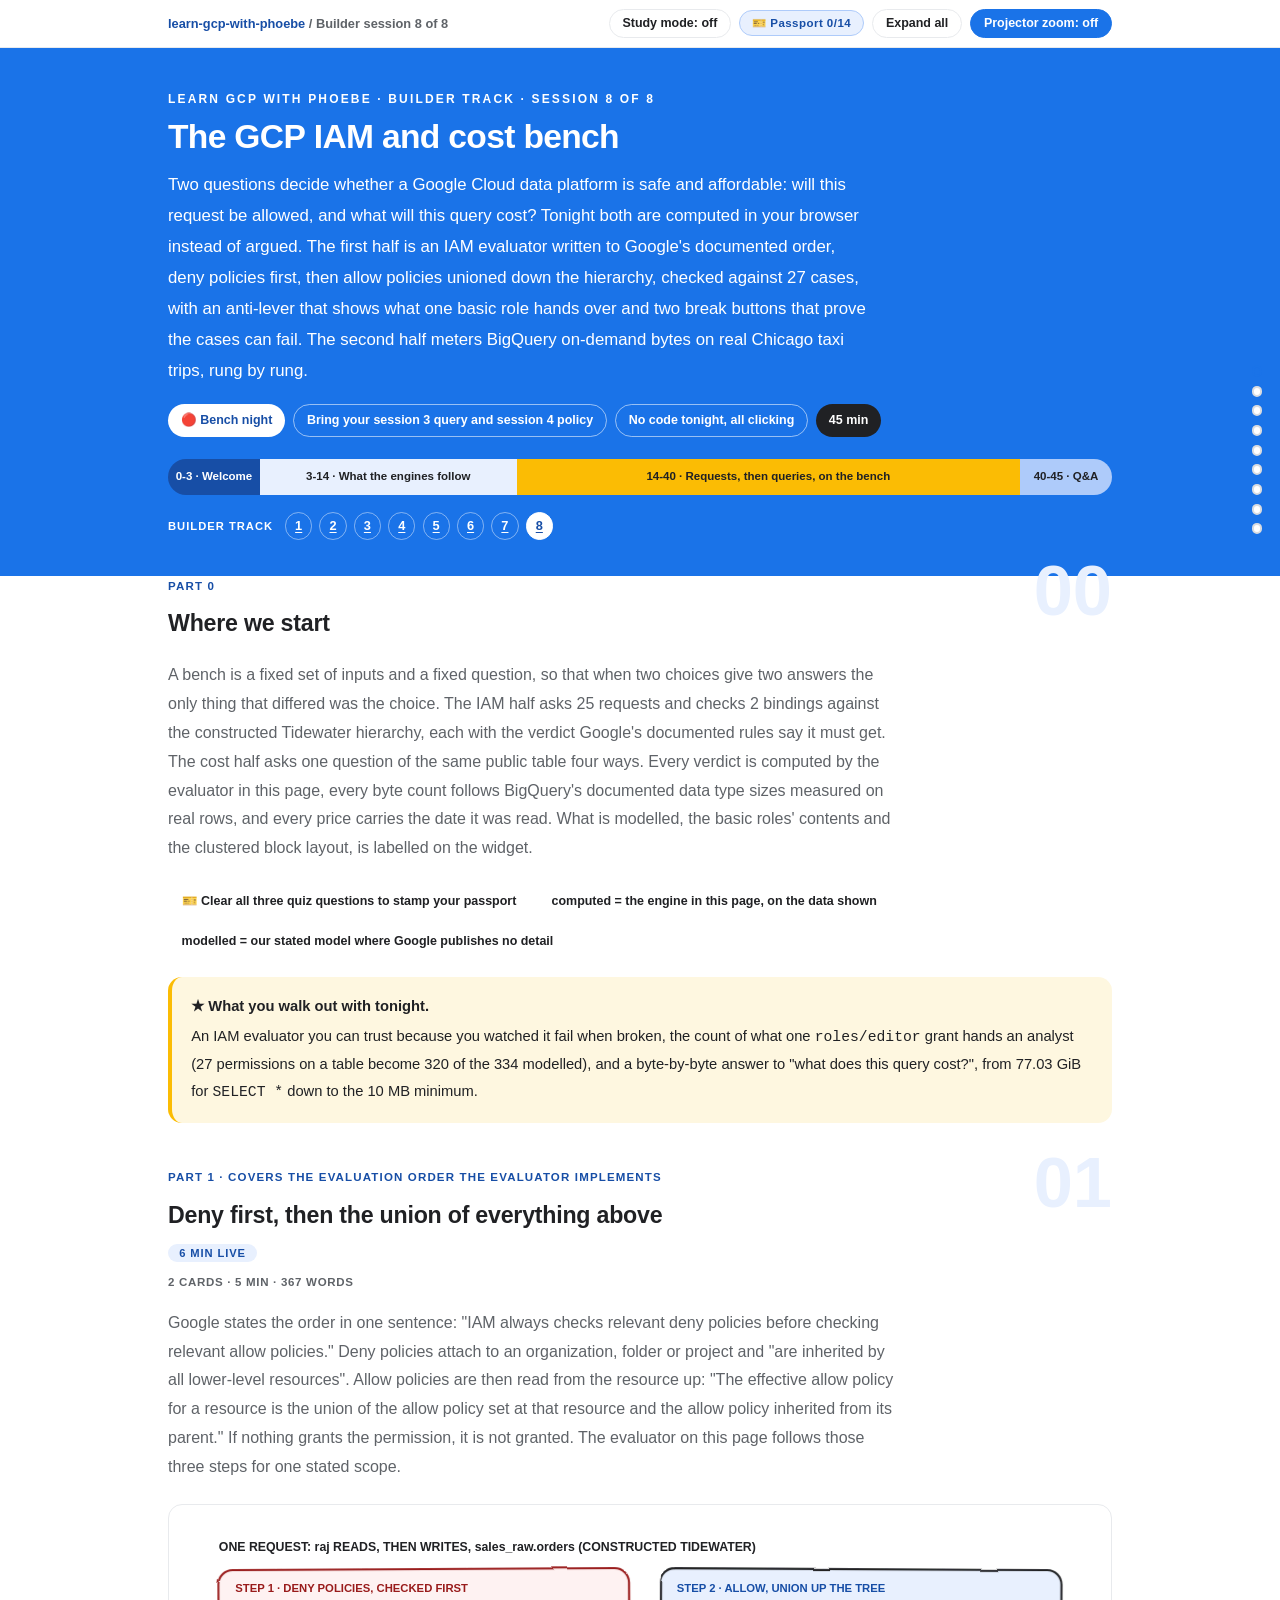
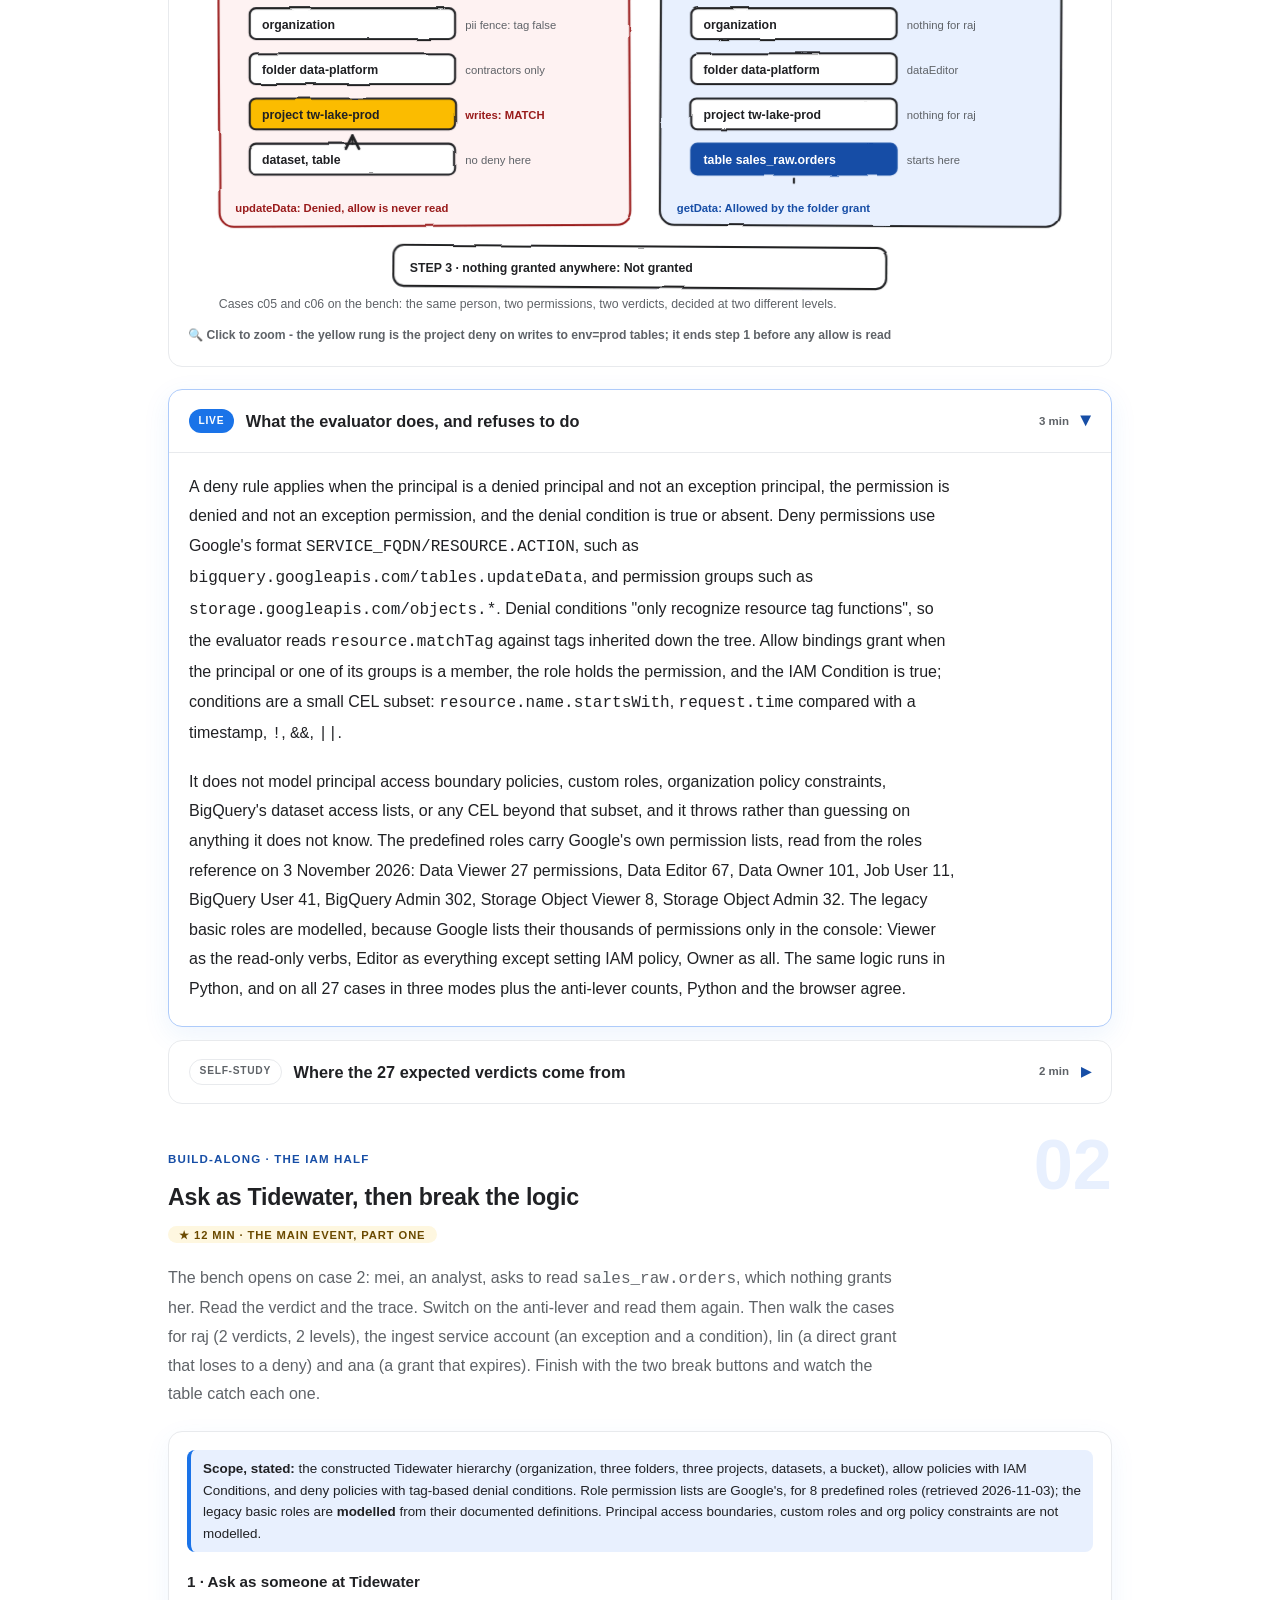
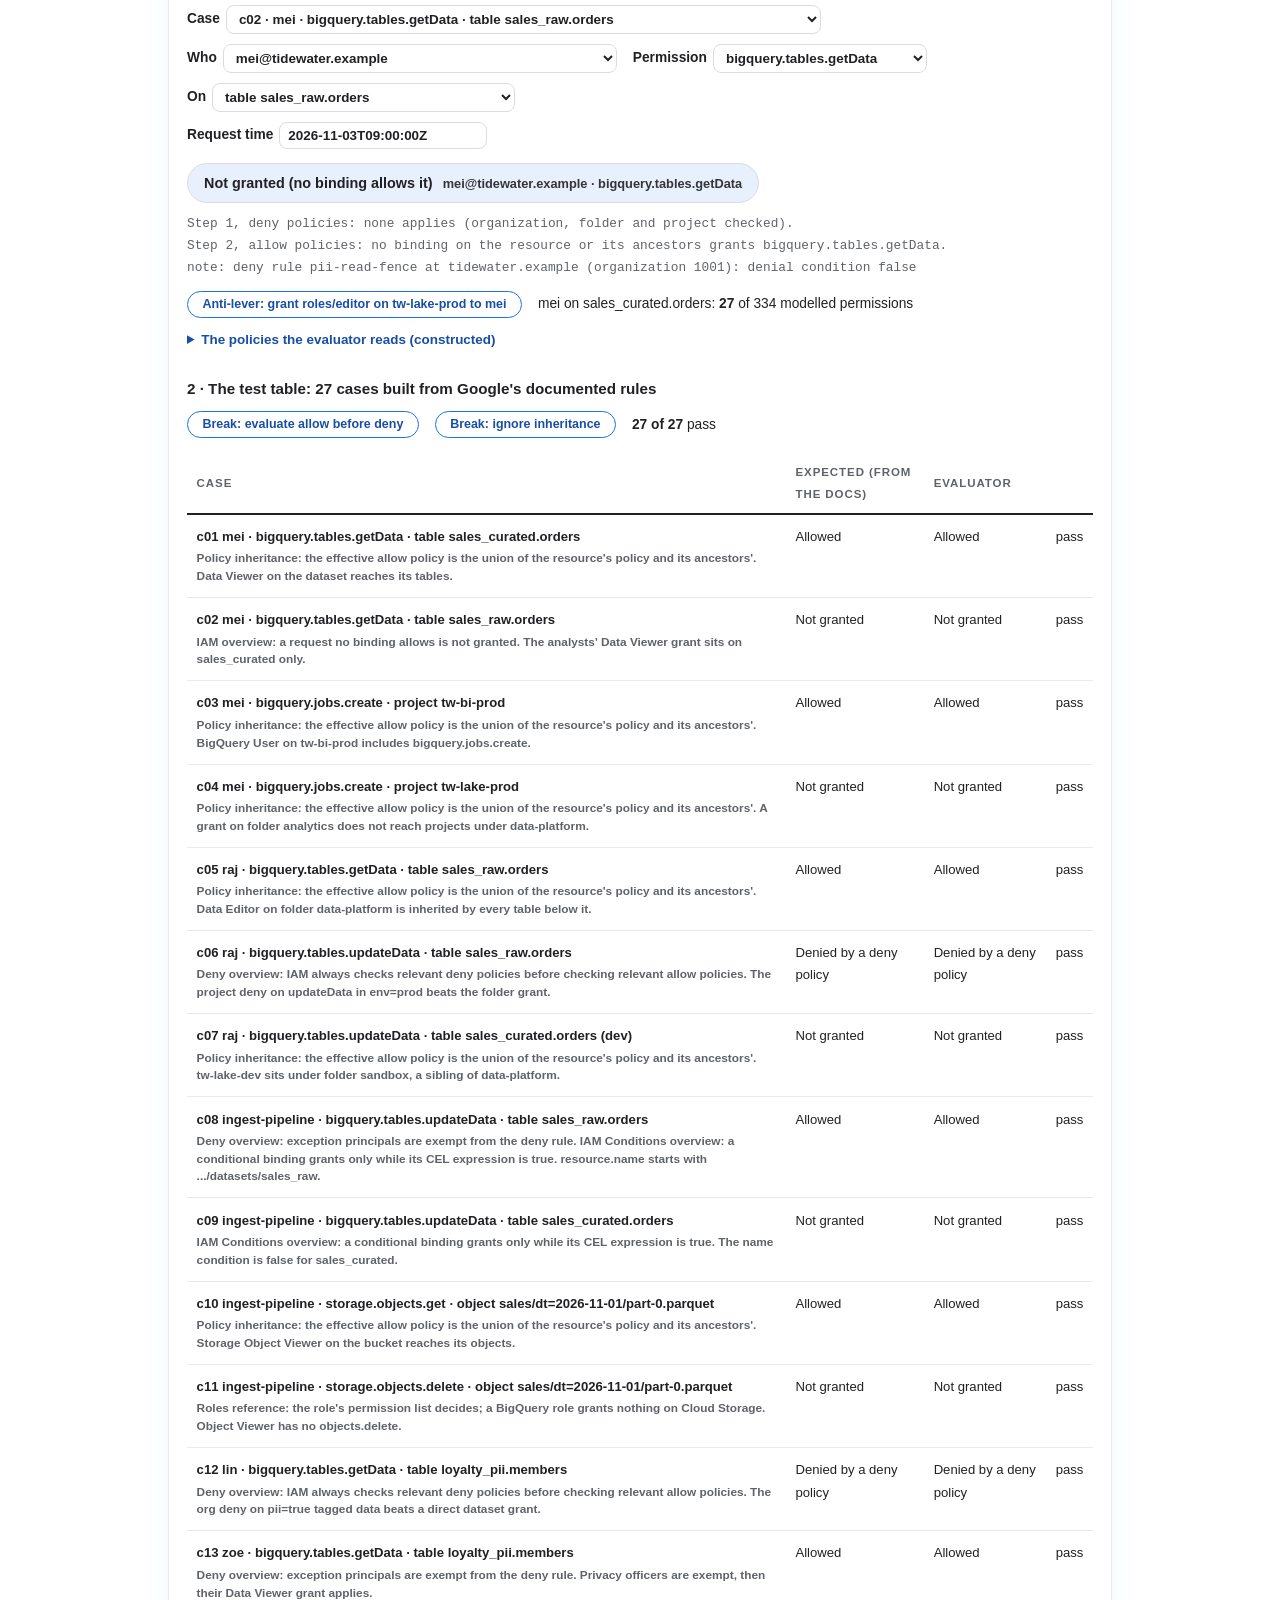
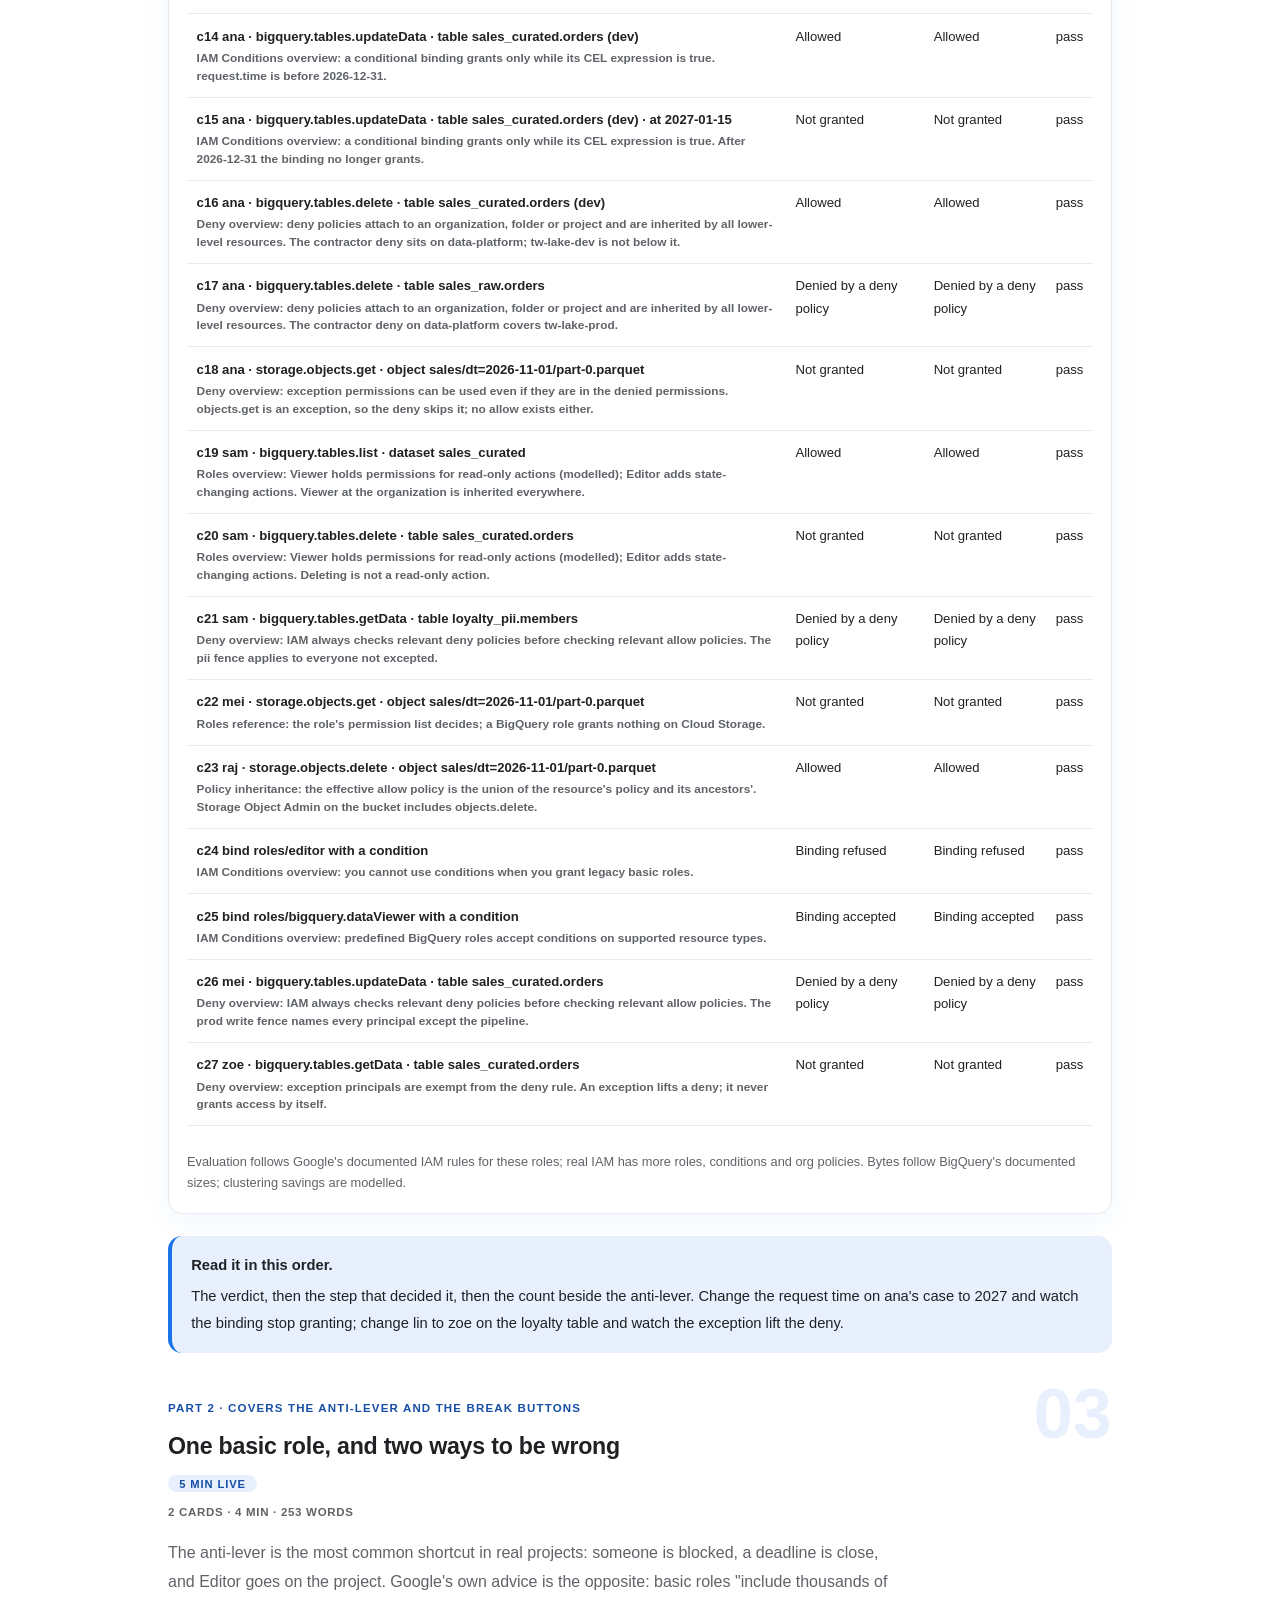
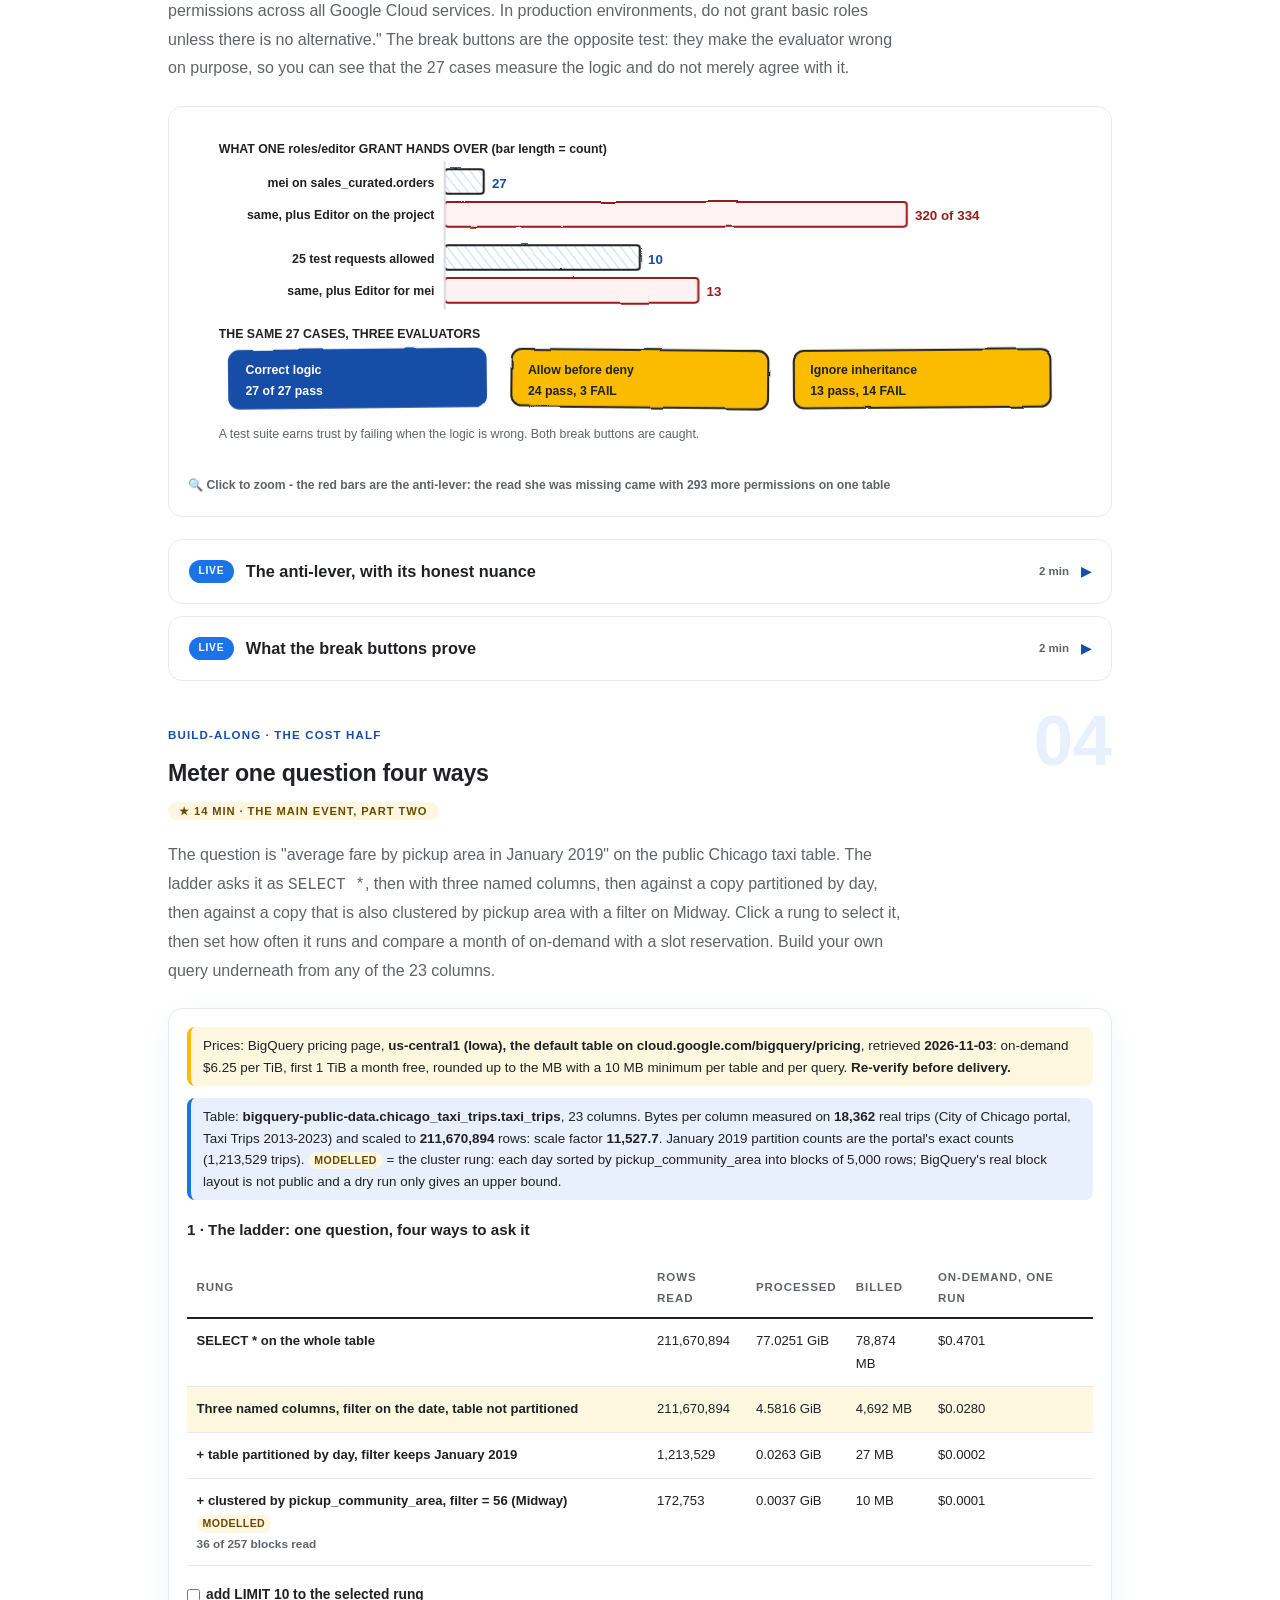
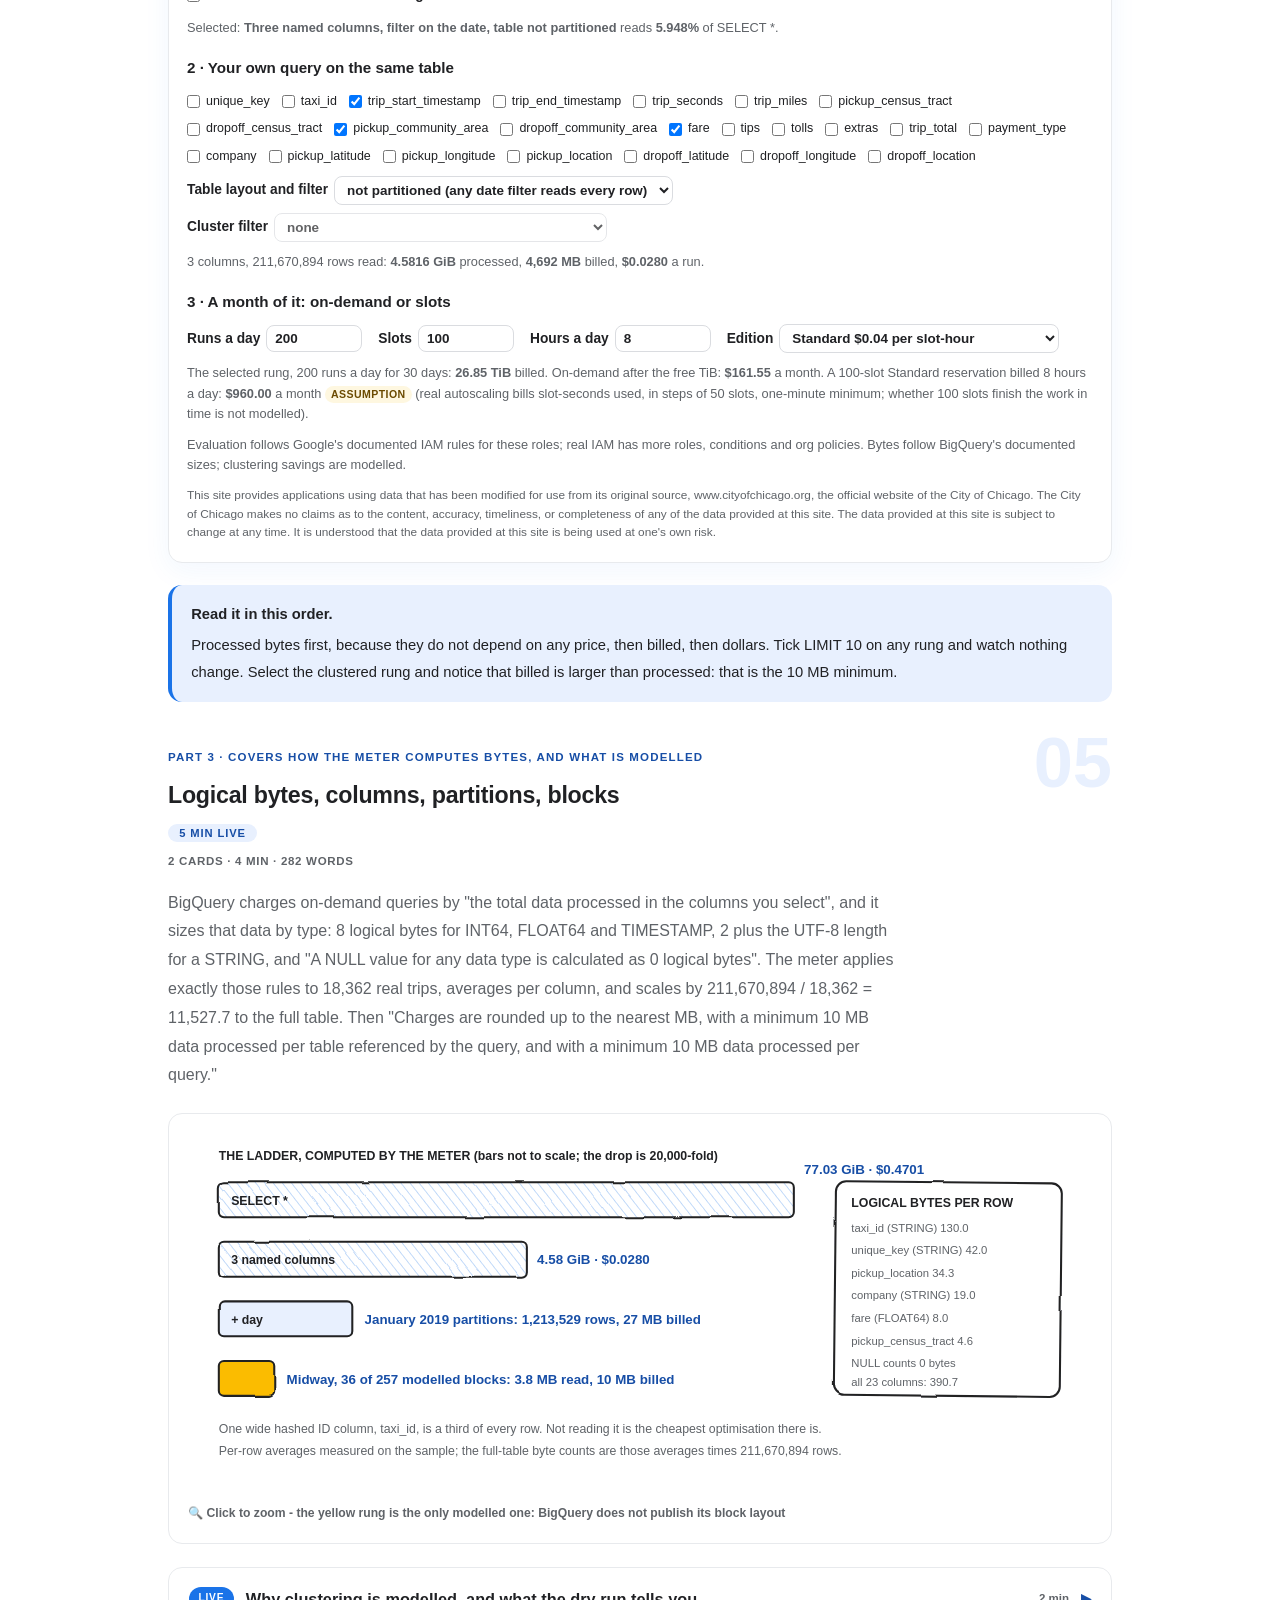
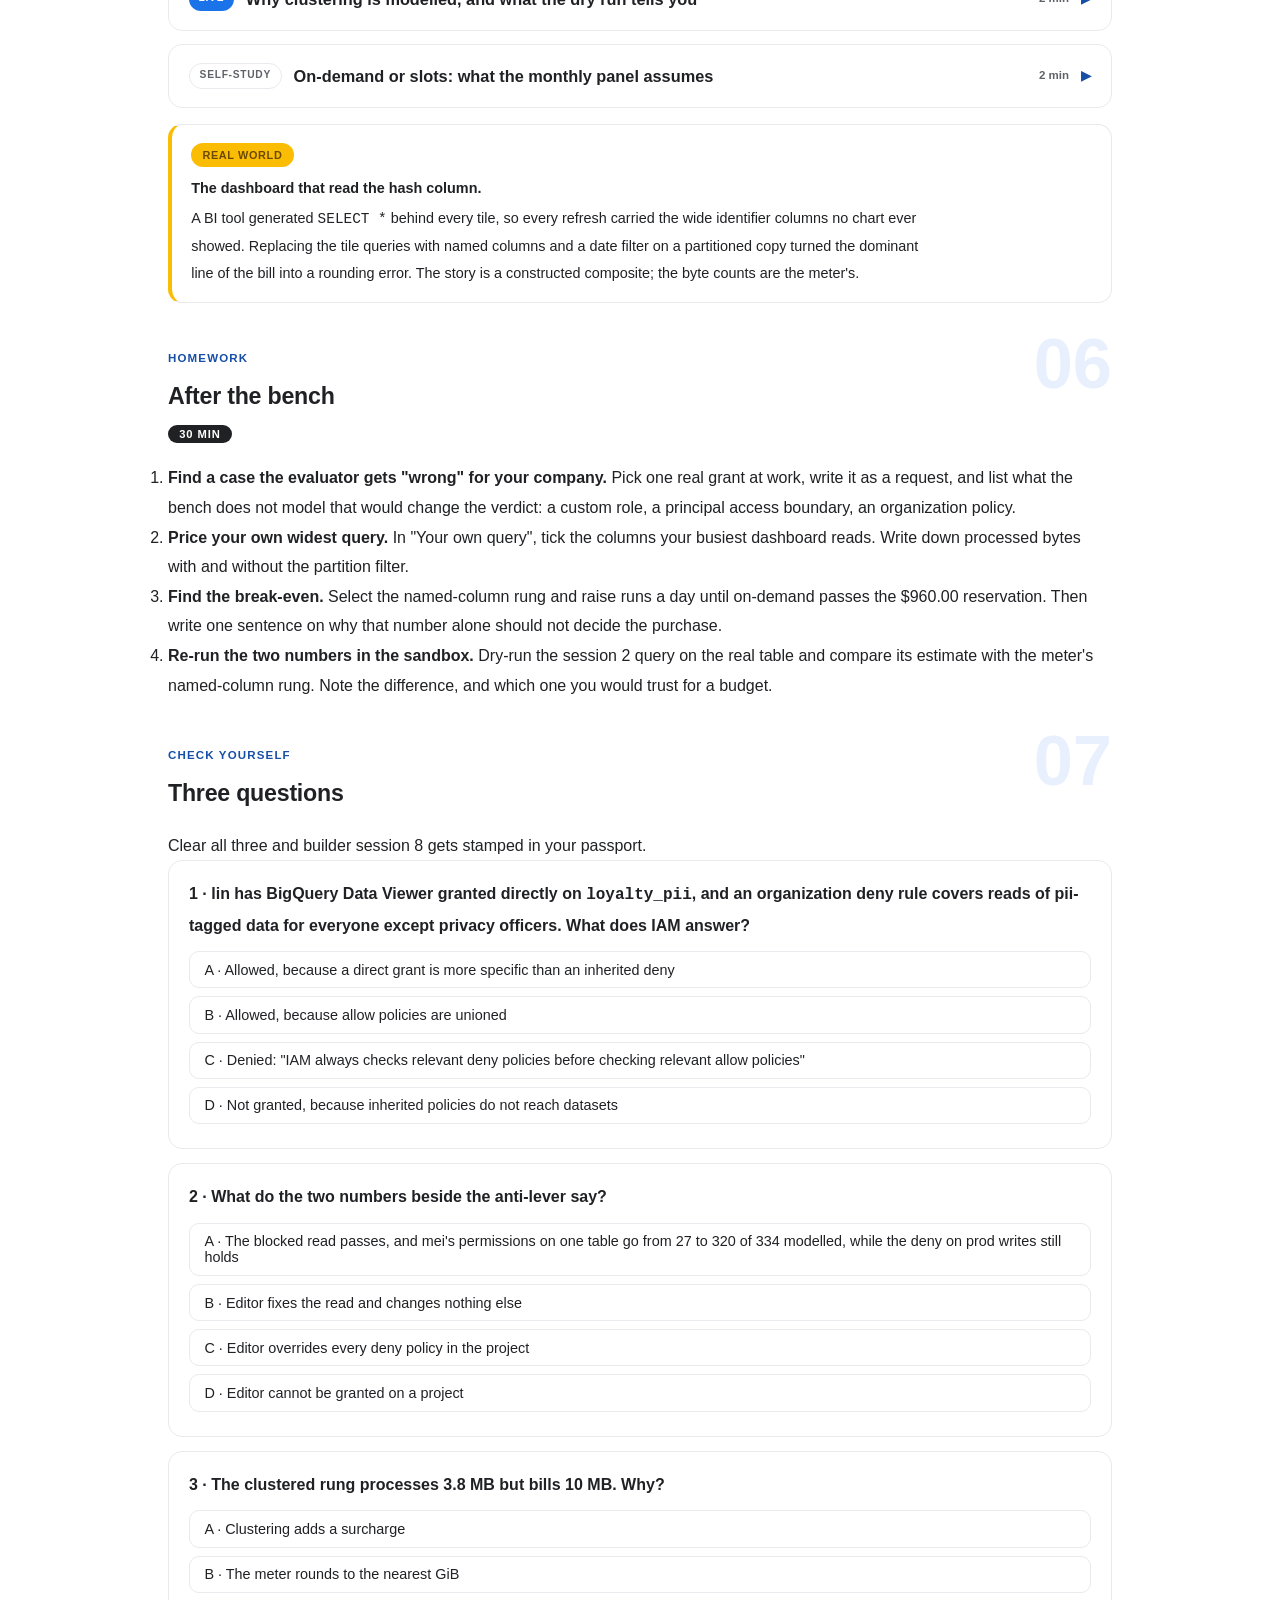
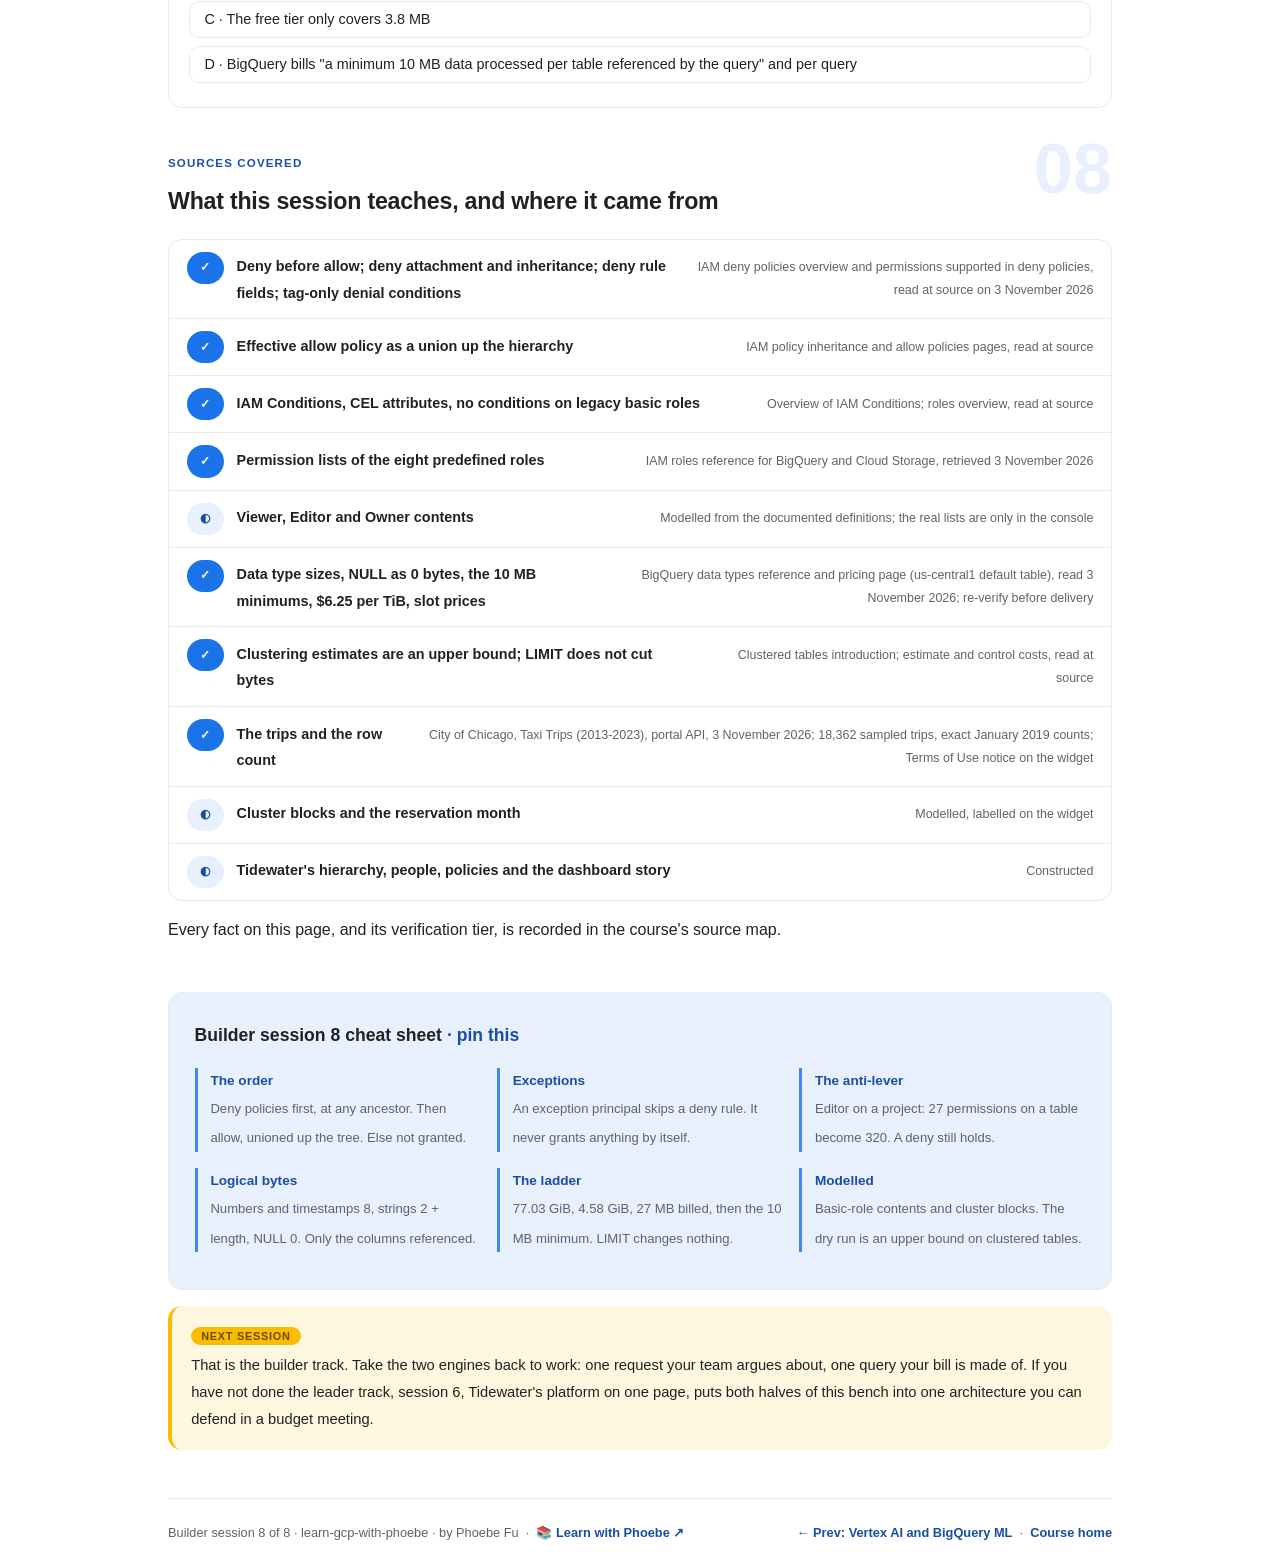
<file: courses/b8-the-gcp-iam-and-cost-bench.html>
<!DOCTYPE html>
<html lang="en">
<head>
<meta charset="UTF-8">
<meta name="viewport" content="width=device-width, initial-scale=1.0">
<!-- social:start -->
<meta name="description" content="Builder session 8 of 8. Two engines in the browser: a Google Cloud IAM evaluator checked against 27 cases built from Google's documented rules, and a BigQuery on-demand cost meter on real Chicago taxi trips.">
<meta property="og:type" content="article">
<meta property="og:site_name" content="Learn with Phoebe">
<meta property="og:title" content="The GCP IAM and cost bench - learn gcp with phoebe">
<meta property="og:description" content="Builder session 8 of 8. One roles/editor grant takes an analyst from 27 to 320 permissions on a table. One query goes from 77.03 GiB to the 10 MB minimum.">
<meta property="og:url" content="https://phoebefu6.github.io/learn-gcp-with-phoebe/courses/b8-the-gcp-iam-and-cost-bench.html">
<meta property="og:image" content="https://phoebefu6.github.io/learn-gcp-with-phoebe/assets/og-cover.png">
<meta property="og:image:width" content="1200">
<meta property="og:image:height" content="630">
<meta name="twitter:card" content="summary_large_image">
<meta name="twitter:title" content="The GCP IAM and cost bench - learn gcp with phoebe">
<meta name="twitter:description" content="Builder session 8 of 8. An IAM evaluator and a BigQuery cost meter, computed in your browser.">
<meta name="twitter:image" content="https://phoebefu6.github.io/learn-gcp-with-phoebe/assets/og-cover.png">
<!-- social:end -->
<title>Builder session 8 · The GCP IAM and cost bench - learn gcp with phoebe</title>
<link rel="stylesheet" href="../assets/style.css?v=2">
</head>
<body>

<div class="toolbar">
  <div class="wrap">
    <span class="crumb"><a href="../index.html">learn-gcp-with-phoebe</a> / Builder session 8 of 8</span>
    <button class="btn" id="toggle-all" type="button">Expand all</button>
    <button class="btn primary" id="zoom-toggle" type="button">Projector zoom: off</button>
  </div>
</div>

<header class="masthead">
  <div class="wrap">
    <div class="eyebrow">Learn GCP with Phoebe · Builder track · Session 8 of 8</div>
    <h1>The GCP IAM and cost <span class="accent">bench</span></h1>
    <p class="sub">Two questions decide whether a Google Cloud data platform is safe and affordable: will this request be allowed, and what will this query cost? Tonight both are computed in your browser instead of argued. The first half is an IAM evaluator written to Google's documented order, deny policies first, then allow policies unioned down the hierarchy, checked against 27 cases, with an anti-lever that shows what one basic role hands over and two break buttons that prove the cases can fail. The second half meters BigQuery on-demand bytes on real Chicago taxi trips, rung by rung.</p>
    <div class="chip-row">
      <span class="chip level">🔴 Bench night</span>
      <span class="chip audience">Bring your session 3 query and session 4 policy</span>
      <span class="chip audience">No code tonight, all clicking</span>
      <span class="chip time">45 min</span>
    </div>
    <div class="agenda">
      <span class="a1" style="flex:1">0-3 · Welcome</span>
      <span class="a2" style="flex:3">3-14 · What the engines follow</span>
      <span class="a3" style="flex:6">14-40 · Requests, then queries, on the bench</span>
      <span class="a4" style="flex:1">40-45 · Q&amp;A</span>
    </div>
  </div>
</header>

<main class="wrap">

  <section class="section" id="intro">
    <div class="section-kicker">
      <span class="klabel">Part 0</span>
      <h2>Where we start</h2>
    </div>
    <p class="lede">A bench is a fixed set of inputs and a fixed question, so that when two choices give two answers the only thing that differed was the choice. The IAM half asks 25 requests and checks 2 bindings against the constructed Tidewater hierarchy, each with the verdict Google's documented rules say it must get. The cost half asks one question of the same public table four ways. Every verdict is computed by the evaluator in this page, every byte count follows BigQuery's documented data type sizes measured on real rows, and every price carries the date it was read. What is modelled, the basic roles' contents and the clustered block layout, is labelled on the widget.</p>

    <div class="legend">
      <span class="pill">🎫 Clear all three quiz questions to stamp your passport</span>
      <span class="pill">computed = the engine in this page, on the data shown</span>
      <span class="pill">modelled = our stated model where Google publishes no detail</span>
    </div>

    <div class="callout win">
      <p><strong>★ What you walk out with tonight.</strong> An IAM evaluator you can trust because you watched it fail when broken, the count of what one <code>roles/editor</code> grant hands an analyst (27 permissions on a table become 320 of the 334 modelled), and a byte-by-byte answer to "what does this query cost?", from 77.03 GiB for <code>SELECT *</code> down to the 10 MB minimum.</p>
    </div>
  </section>

  <section class="section" id="part-1">
    <div class="section-kicker">
      <span class="klabel">Part 1 · covers the evaluation order the evaluator implements</span>
      <h2>Deny first, then the union of everything above</h2>
      <span class="tag concept">6 min live</span>
    </div>
    <p class="lede">Google states the order in one sentence: "IAM always checks relevant deny policies before checking relevant allow policies." Deny policies attach to an organization, folder or project and "are inherited by all lower-level resources". Allow policies are then read from the resource up: "The effective allow policy for a resource is the union of the allow policy set at that resource and the allow policy inherited from its parent." If nothing grants the permission, it is not granted. The evaluator on this page follows those three steps for one stated scope.</p>

    <figure class="zoomable">
      <svg viewBox="0 0 880 380" xmlns="http://www.w3.org/2000/svg" role="img" aria-label="The evaluation drawn as a request climbing the Tidewater hierarchy twice. On the left, step 1 climbs from the table sales_raw.orders through dataset, project tw-lake-prod, folder data-platform and the organization, checking deny rules at the project, folder and organization; one matching deny rule ends the evaluation with Denied. On the right, step 2 climbs the same ladder reading allow bindings at every level and unions them; any binding whose role holds the permission and whose condition is true grants. At the bottom, step 3: nothing granted means Not granted.">
        <defs>
          <filter id="b8aSk" x="-3%" y="-3%" width="106%" height="106%"><feTurbulence type="fractalNoise" baseFrequency="0.02" numOctaves="2" seed="61" result="n"/><feDisplacementMap in="SourceGraphic" in2="n" scale="2.4" xChannelSelector="R" yChannelSelector="G"/></filter>
          <marker id="b8aAr" viewBox="0 0 10 10" refX="9" refY="5" markerWidth="8" markerHeight="8" orient="auto"><path d="M1 1 L9 5 L1 9" fill="none" stroke="#202124" stroke-width="1.6" stroke-linecap="round"/></marker>
        </defs>
        <style>
          .b8aH { font: 800 12px Inter, sans-serif; fill: #202124; }
          .b8aL { font: 600 12px Inter, sans-serif; fill: #202124; }
          .b8aS { font: 400 11px Inter, sans-serif; fill: #5F6368; }
          .b8aW { font: 800 12px Inter, sans-serif; fill: #FFFFFF; }
          .b8aR { font: 800 11px Inter, sans-serif; fill: #991B1B; }
          .b8aA { font: 700 11px Inter, sans-serif; fill: #174EA6; }
          .b8aN { font: 400 12px Inter, sans-serif; fill: #5F6368; }
        </style>

        <text class="b8aH" x="30" y="26">ONE REQUEST: raj READS, THEN WRITES, sales_raw.orders (CONSTRUCTED TIDEWATER)</text>

        <g filter="url(#b8aSk)" fill="none" stroke="#202124" stroke-width="2" stroke-linecap="round" stroke-linejoin="round">
          <rect x="30" y="44" width="400" height="250" rx="14" transform="rotate(-0.3 230 169)" fill="#FEF2F2" stroke="#991B1B"/>
          <rect x="460" y="44" width="390" height="250" rx="14" transform="rotate(0.3 655 169)" fill="#E8F0FE"/>
          <rect x="60" y="82" width="200" height="30" rx="6" fill="#FFFFFF"/>
          <rect x="60" y="126" width="200" height="30" rx="6" fill="#FFFFFF"/>
          <rect x="60" y="170" width="200" height="30" rx="6" fill="#FBBC04"/>
          <rect x="60" y="214" width="200" height="30" rx="6" fill="#FFFFFF"/>
          <rect x="490" y="82" width="200" height="30" rx="6" fill="#FFFFFF"/>
          <rect x="490" y="126" width="200" height="30" rx="6" fill="#FFFFFF"/>
          <rect x="490" y="170" width="200" height="30" rx="6" fill="#FFFFFF"/>
          <rect x="490" y="214" width="200" height="30" rx="6" fill="#174EA6" stroke="#174EA6"/>
          <path d="M160 214 L160 206" marker-end="url(#b8aAr)"/>
          <path d="M590 248 L590 252"/>
          <rect x="200" y="314" width="480" height="40" rx="10" transform="rotate(0.4 440 334)" fill="#FFFFFF"/>
        </g>

        <text class="b8aR" x="46" y="66">STEP 1 · DENY POLICIES, CHECKED FIRST</text>
        <text class="b8aL" x="72" y="102">organization</text>
        <text class="b8aS" x="270" y="102">pii fence: tag false</text>
        <text class="b8aL" x="72" y="146">folder data-platform</text>
        <text class="b8aS" x="270" y="146">contractors only</text>
        <text class="b8aL" x="72" y="190">project tw-lake-prod</text>
        <text class="b8aR" x="270" y="190">writes: MATCH</text>
        <text class="b8aL" x="72" y="234">dataset, table</text>
        <text class="b8aS" x="270" y="234">no deny here</text>
        <text class="b8aR" x="46" y="280">updateData: Denied, allow is never read</text>
        <text class="b8aA" x="476" y="66">STEP 2 · ALLOW, UNION UP THE TREE</text>
        <text class="b8aL" x="502" y="102">organization</text>
        <text class="b8aS" x="700" y="102">nothing for raj</text>
        <text class="b8aL" x="502" y="146">folder data-platform</text>
        <text class="b8aS" x="700" y="146">dataEditor</text>
        <text class="b8aL" x="502" y="190">project tw-lake-prod</text>
        <text class="b8aS" x="700" y="190">nothing for raj</text>
        <text class="b8aW" x="502" y="234">table sales_raw.orders</text>
        <text class="b8aS" x="700" y="234">starts here</text>
        <text class="b8aA" x="476" y="280">getData: Allowed by the folder grant</text>
        <text class="b8aL" x="216" y="339">STEP 3 · nothing granted anywhere: Not granted</text>

        <text class="b8aN" x="30" y="374">Cases c05 and c06 on the bench: the same person, two permissions, two verdicts, decided at two different levels.</text>
      </svg>
      <figcaption>🔍 Click to zoom - the yellow rung is the project deny on writes to env=prod tables; it ends step 1 before any allow is read</figcaption>
    </figure>

    <details class="card" open>
      <summary><span class="mode live">Live</span>What the evaluator does, and refuses to do<span class="mini">3 min</span><span class="caret">▶</span></summary>
      <div class="body">
        <p>A deny rule applies when the principal is a denied principal and not an exception principal, the permission is denied and not an exception permission, and the denial condition is true or absent. Deny permissions use Google's format <code>SERVICE_FQDN/RESOURCE.ACTION</code>, such as <code>bigquery.googleapis.com/tables.updateData</code>, and permission groups such as <code>storage.googleapis.com/objects.*</code>. Denial conditions "only recognize resource tag functions", so the evaluator reads <code>resource.matchTag</code> against tags inherited down the tree. Allow bindings grant when the principal or one of its groups is a member, the role holds the permission, and the IAM Condition is true; conditions are a small CEL subset: <code>resource.name.startsWith</code>, <code>request.time</code> compared with a timestamp, <code>!</code>, <code>&amp;&amp;</code>, <code>||</code>.</p>
        <p>It does not model principal access boundary policies, custom roles, organization policy constraints, BigQuery's dataset access lists, or any CEL beyond that subset, and it throws rather than guessing on anything it does not know. The predefined roles carry Google's own permission lists, read from the roles reference on 3 November 2026: Data Viewer 27 permissions, Data Editor 67, Data Owner 101, Job User 11, BigQuery User 41, BigQuery Admin 302, Storage Object Viewer 8, Storage Object Admin 32. The legacy basic roles are modelled, because Google lists their thousands of permissions only in the console: Viewer as the read-only verbs, Editor as everything except setting IAM policy, Owner as all. The same logic runs in Python, and on all 27 cases in three modes plus the anti-lever counts, Python and the browser agree.</p>
      </div>
    </details>

    <details class="card">
      <summary><span class="mode self">Self-study</span>Where the 27 expected verdicts come from<span class="mini">2 min</span><span class="caret">▶</span></summary>
      <div class="body">
        <p>Tidewater's hierarchy, people and policies are constructed, so no case is copied from Google. Each case instead applies one documented rule, quoted beside it in the table: the union of inherited allow policies, deny before allow, deny attachment points and inheritance, exception principals and exception permissions, a condition that turns false after a date, a <code>resource.name.startsWith</code> condition that fails for a sibling dataset, and "You cannot use conditions when you grant legacy basic roles", which the two binding cases test. Several cases are traps worth reading: c16, where a contractor may delete in the dev project because the deny sits on a different folder, and c27, where an exception principal is still not granted anything, because "exempt from the deny rule" is not the same as allowed.</p>
      </div>
    </details>
  </section>

  <section class="section" id="bench">
    <div class="section-kicker">
      <span class="klabel">Build-along · the IAM half</span>
      <h2>Ask as Tidewater, then break the logic</h2>
      <span class="tag demo">★ 12 min · the main event, part one</span>
    </div>
    <p class="lede">The bench opens on case 2: mei, an analyst, asks to read <code>sales_raw.orders</code>, which nothing grants her. Read the verdict and the trace. Switch on the anti-lever and read them again. Then walk the cases for raj (2 verdicts, 2 levels), the ingest service account (an exception and a condition), lin (a direct grant that loses to a deny) and ana (a grant that expires). Finish with the two break buttons and watch the table catch each one.</p>

    <div id="gcp-iam-bench"></div>

    <div class="callout tip">
      <p><strong>Read it in this order.</strong> The verdict, then the step that decided it, then the count beside the anti-lever. Change the request time on ana's case to 2027 and watch the binding stop granting; change lin to zoe on the loyalty table and watch the exception lift the deny.</p>
    </div>
  </section>

  <section class="section" id="part-2">
    <div class="section-kicker">
      <span class="klabel">Part 2 · covers the anti-lever and the break buttons</span>
      <h2>One basic role, and two ways to be wrong</h2>
      <span class="tag concept">5 min live</span>
    </div>
    <p class="lede">The anti-lever is the most common shortcut in real projects: someone is blocked, a deadline is close, and Editor goes on the project. Google's own advice is the opposite: basic roles "include thousands of permissions across all Google Cloud services. In production environments, do not grant basic roles unless there is no alternative." The break buttons are the opposite test: they make the evaluator wrong on purpose, so you can see that the 27 cases measure the logic and do not merely agree with it.</p>

    <figure class="zoomable">
      <svg viewBox="0 0 880 330" xmlns="http://www.w3.org/2000/svg" role="img" aria-label="Top: two bars for mei's permissions on table sales_curated.orders out of 334 modelled. Without the anti-lever, 27, her Data Viewer grant. With roles/editor on the project, 320. Second pair: allowed requests across the 25 test requests rise from 10 to 13. Bottom: the 27 cases under three evaluators. Correct logic passes 27. Evaluating allow before deny passes 24 and fails c06, c12 and c21. Ignoring inheritance passes 13 and fails 14.">
        <defs>
          <filter id="b8bSk" x="-3%" y="-3%" width="106%" height="106%"><feTurbulence type="fractalNoise" baseFrequency="0.02" numOctaves="2" seed="67" result="n"/><feDisplacementMap in="SourceGraphic" in2="n" scale="2.4" xChannelSelector="R" yChannelSelector="G"/></filter>
          <pattern id="b8bHc" patternUnits="userSpaceOnUse" width="7" height="7" patternTransform="rotate(-38)"><line x1="0" y1="0" x2="0" y2="7" stroke="#1A73E8" stroke-width="1" opacity=".5"/></pattern>
        </defs>
        <style>
          .b8bH { font: 800 12px Inter, sans-serif; fill: #202124; }
          .b8bL { font: 600 12px Inter, sans-serif; fill: #202124; }
          .b8bS { font: 400 11px Inter, sans-serif; fill: #5F6368; }
          .b8bV { font: 800 13px Inter, sans-serif; fill: #174EA6; }
          .b8bR { font: 800 13px Inter, sans-serif; fill: #991B1B; }
          .b8bN { font: 400 12px Inter, sans-serif; fill: #5F6368; }
          .b8bW { font: 800 12px Inter, sans-serif; fill: #FFFFFF; }
        </style>

        <text class="b8bH" x="30" y="26">WHAT ONE roles/editor GRANT HANDS OVER (bar length = count)</text>

        <g filter="url(#b8bSk)" fill="none" stroke="#202124" stroke-width="2" stroke-linecap="round" stroke-linejoin="round">
          <rect x="250" y="42" width="38" height="24" rx="3" fill="url(#b8bHc)"/>
          <rect x="250" y="74" width="450" height="24" rx="3" fill="#FEF2F2" stroke="#991B1B"/>
          <rect x="250" y="116" width="190" height="24" rx="3" fill="url(#b8bHc)"/>
          <rect x="250" y="148" width="247" height="24" rx="3" fill="#FEF2F2" stroke="#991B1B"/>
          <path d="M250 36 L250 178" stroke="#DADCE0"/>
          <rect x="40" y="218" width="250" height="56" rx="10" transform="rotate(-0.6 165 246)" fill="#174EA6" stroke="#174EA6"/>
          <rect x="315" y="218" width="250" height="56" rx="10" transform="rotate(0.5 440 246)" fill="#FBBC04"/>
          <rect x="590" y="218" width="250" height="56" rx="10" transform="rotate(-0.4 715 246)" fill="#FBBC04"/>
        </g>

        <text class="b8bL" x="240" y="59" text-anchor="end">mei on sales_curated.orders</text>
        <text class="b8bV" x="296" y="60">27</text>
        <text class="b8bL" x="240" y="91" text-anchor="end">same, plus Editor on the project</text>
        <text class="b8bR" x="708" y="92">320 of 334</text>
        <text class="b8bL" x="240" y="133" text-anchor="end">25 test requests allowed</text>
        <text class="b8bV" x="448" y="134">10</text>
        <text class="b8bL" x="240" y="165" text-anchor="end">same, plus Editor for mei</text>
        <text class="b8bR" x="505" y="166">13</text>

        <text class="b8bH" x="30" y="206">THE SAME 27 CASES, THREE EVALUATORS</text>
        <text class="b8bW" x="56" y="242">Correct logic</text>
        <text class="b8bW" x="56" y="262">27 of 27 pass</text>
        <text class="b8bH" x="331" y="242">Allow before deny</text>
        <text class="b8bH" x="331" y="262">24 pass, 3 FAIL</text>
        <text class="b8bH" x="606" y="242">Ignore inheritance</text>
        <text class="b8bH" x="606" y="262">13 pass, 14 FAIL</text>
        <text class="b8bN" x="30" y="304">A test suite earns trust by failing when the logic is wrong. Both break buttons are caught.</text>
      </svg>
      <figcaption>🔍 Click to zoom - the red bars are the anti-lever: the read she was missing came with 293 more permissions on one table</figcaption>
    </figure>

    <details class="card">
      <summary><span class="mode live">Live</span>The anti-lever, with its honest nuance<span class="mini">2 min</span><span class="caret">▶</span></summary>
      <div class="body">
        <p>With Editor on <code>tw-lake-prod</code>, the request that was not granted, mei reading <code>sales_raw.orders</code>, is allowed. So is almost everything else in the project: on one table her permissions go from 27 to 320 of the 334 the bench models, including deleting tables and models, updating routines and writing objects in the landing bucket. Across the 25 requests, allowed verdicts rise from 10 to 13.</p>
        <p>The nuance matters: Editor does not beat a deny. Case c26, mei writing to a prod table, stays denied, because the project's deny rule on writes is checked before any allow is read. That is the real lesson of deny policies: they are the floor a hurried grant cannot lower. It is also why least privilege is a practice and not a slogan. The concepts behind it, roles, attributes and access reviews, are taught in <a href="https://phoebefu6.github.io/learn-data-access-control-with-phoebe/">data access control</a>. And the counts are modelled for Editor: the real role holds thousands of permissions across all services, so 320 is a floor, not a ceiling.</p>
      </div>
    </details>

    <details class="card">
      <summary><span class="mode live">Live</span>What the break buttons prove<span class="mini">2 min</span><span class="caret">▶</span></summary>
      <div class="body">
        <p><strong>Evaluate allow before deny</strong> fails exactly the 3 cases where a deny meets an allow: raj's write to prod (c06), lin's direct grant on the pii table (c12) and sam's read of it under an organization-wide Viewer (c21). <strong>Ignore inheritance</strong> fails 14, every case decided by a grant or a deny above the resource itself, from the analysts' dataset grant (c01) to the contractor fence on the folder (c17). If either button had left the score at 27, the cases would be decoration. They are not.</p>
      </div>
    </details>
  </section>

  <section class="section" id="bench-cost">
    <div class="section-kicker">
      <span class="klabel">Build-along · the cost half</span>
      <h2>Meter one question four ways</h2>
      <span class="tag demo">★ 14 min · the main event, part two</span>
    </div>
    <p class="lede">The question is "average fare by pickup area in January 2019" on the public Chicago taxi table. The ladder asks it as <code>SELECT *</code>, then with three named columns, then against a copy partitioned by day, then against a copy that is also clustered by pickup area with a filter on Midway. Click a rung to select it, then set how often it runs and compare a month of on-demand with a slot reservation. Build your own query underneath from any of the 23 columns.</p>

    <div id="gcp-cost-bench"></div>

    <div class="callout tip">
      <p><strong>Read it in this order.</strong> Processed bytes first, because they do not depend on any price, then billed, then dollars. Tick LIMIT 10 on any rung and watch nothing change. Select the clustered rung and notice that billed is larger than processed: that is the 10 MB minimum.</p>
    </div>
  </section>

  <section class="section" id="part-3">
    <div class="section-kicker">
      <span class="klabel">Part 3 · covers how the meter computes bytes, and what is modelled</span>
      <h2>Logical bytes, columns, partitions, blocks</h2>
      <span class="tag concept">5 min live</span>
    </div>
    <p class="lede">BigQuery charges on-demand queries by "the total data processed in the columns you select", and it sizes that data by type: 8 logical bytes for INT64, FLOAT64 and TIMESTAMP, 2 plus the UTF-8 length for a STRING, and "A NULL value for any data type is calculated as 0 logical bytes". The meter applies exactly those rules to 18,362 real trips, averages per column, and scales by 211,670,894 / 18,362 = 11,527.7 to the full table. Then "Charges are rounded up to the nearest MB, with a minimum 10 MB data processed per table referenced by the query, and with a minimum 10 MB data processed per query."</p>

    <figure class="zoomable">
      <svg viewBox="0 0 880 350" xmlns="http://www.w3.org/2000/svg" role="img" aria-label="A staircase of four rungs, each bar's length showing bytes processed on a log-like hand-drawn scale. SELECT star: 23 columns times 211,670,894 rows, 77.03 GiB, 0.4701 dollars. Three named columns: 4.58 GiB, 0.0280 dollars. Partitioned by day, January 2019 only: 1,213,529 rows, 26.9 MB. Clustered by pickup area, Midway only: 36 of 257 modelled blocks, 172,753 rows, 3.8 MB processed but 10 MB billed. A side panel shows the column sizes: unique_key 42 bytes, taxi_id 130, pickup_location 34.3, fare 8.">
        <defs>
          <filter id="b8cSk" x="-3%" y="-3%" width="106%" height="106%"><feTurbulence type="fractalNoise" baseFrequency="0.02" numOctaves="2" seed="71" result="n"/><feDisplacementMap in="SourceGraphic" in2="n" scale="2.4" xChannelSelector="R" yChannelSelector="G"/></filter>
          <pattern id="b8cHc" patternUnits="userSpaceOnUse" width="7" height="7" patternTransform="rotate(-38)"><line x1="0" y1="0" x2="0" y2="7" stroke="#1A73E8" stroke-width="1" opacity=".5"/></pattern>
        </defs>
        <style>
          .b8cH { font: 800 12px Inter, sans-serif; fill: #202124; }
          .b8cL { font: 600 12px Inter, sans-serif; fill: #202124; }
          .b8cS { font: 400 11px Inter, sans-serif; fill: #5F6368; }
          .b8cV { font: 800 13px Inter, sans-serif; fill: #174EA6; }
          .b8cN { font: 400 12px Inter, sans-serif; fill: #5F6368; }
        </style>

        <text class="b8cH" x="30" y="26">THE LADDER, COMPUTED BY THE METER (bars not to scale; the drop is 20,000-fold)</text>

        <g filter="url(#b8cSk)" fill="none" stroke="#202124" stroke-width="2" stroke-linecap="round" stroke-linejoin="round">
          <rect x="30" y="48" width="560" height="34" rx="5" fill="url(#b8cHc)"/>
          <rect x="30" y="106" width="300" height="34" rx="5" fill="url(#b8cHc)"/>
          <rect x="30" y="164" width="130" height="34" rx="5" fill="#E8F0FE"/>
          <rect x="30" y="222" width="54" height="34" rx="5" fill="#FBBC04"/>
          <rect x="630" y="48" width="220" height="208" rx="10" transform="rotate(0.6 740 152)" fill="#FFFFFF"/>
        </g>

        <text class="b8cL" x="42" y="70">SELECT *</text>
        <text class="b8cV" x="600" y="40">77.03 GiB · $0.4701</text>
        <text class="b8cL" x="42" y="128">3 named columns</text>
        <text class="b8cV" x="340" y="128">4.58 GiB · $0.0280</text>
        <text class="b8cL" x="42" y="186">+ day</text>
        <text class="b8cV" x="172" y="186">January 2019 partitions: 1,213,529 rows, 27 MB billed</text>
        <text class="b8cV" x="96" y="244">Midway, 36 of 257 modelled blocks: 3.8 MB read, 10 MB billed</text>
        <text class="b8cH" x="646" y="72">LOGICAL BYTES PER ROW</text>
        <text class="b8cS" x="646" y="96">taxi_id (STRING)  130.0</text>
        <text class="b8cS" x="646" y="118">unique_key (STRING)  42.0</text>
        <text class="b8cS" x="646" y="140">pickup_location  34.3</text>
        <text class="b8cS" x="646" y="162">company (STRING)  19.0</text>
        <text class="b8cS" x="646" y="184">fare (FLOAT64)  8.0</text>
        <text class="b8cS" x="646" y="206">pickup_census_tract  4.6</text>
        <text class="b8cS" x="646" y="228">NULL counts 0 bytes</text>
        <text class="b8cS" x="646" y="246">all 23 columns: 390.7</text>

        <text class="b8cN" x="30" y="292">One wide hashed ID column, taxi_id, is a third of every row. Not reading it is the cheapest optimisation there is.</text>
        <text class="b8cN" x="30" y="314">Per-row averages measured on the sample; the full-table byte counts are those averages times 211,670,894 rows.</text>
      </svg>
      <figcaption>🔍 Click to zoom - the yellow rung is the only modelled one: BigQuery does not publish its block layout</figcaption>
    </figure>

    <details class="card">
      <summary><span class="mode live">Live</span>Why clustering is modelled, and what the dry run tells you<span class="mini">2 min</span><span class="caret">▶</span></summary>
      <div class="body">
        <p>Partitions are exact: the January 2019 rung reads the portal's exact count of trips in those 31 days, 1,213,529. Clustering is not something Google lets you count in advance. "Clustered tables in BigQuery sort data in storage blocks based on the values in user-defined clustered columns", and "Because the number of blocks to scan isn't known until a query runs, you don't receive an accurate cost estimate before execution." The meter therefore models it: each day's trips, sorted by pickup area with NULLs first, cut into blocks of 5,000 rows, and a filter on area 56 reads every block that holds any Midway trip, 36 of 257. The real saving will differ. On a real clustered table, the dry run's estimate "is an upper bound, and can be higher than the actual number of bytes billed", which is also why a <code>maximum_bytes_billed</code> ceiling can stop a clustered query that would have fit.</p>
      </div>
    </details>

    <details class="card">
      <summary><span class="mode self">Self-study</span>On-demand or slots: what the monthly panel assumes<span class="mini">2 min</span><span class="caret">▶</span></summary>
      <div class="body">
        <p>At 200 runs a day, the <code>SELECT *</code> rung bills 451.32 TiB a month, $2,814.50 on demand after the free TiB, and the named-column rung 26.85 TiB, $161.55. The partitioned rung stays inside the free TiB. A 100-slot Standard reservation billed 8 hours a day for 30 days is $960.00 at $0.04 per slot-hour. That last number rests on an assumption the panel labels: real autoscaling "always autoscale[s] to a multiple of 50" and bills slot-seconds used, with a one-minute minimum, and whether 100 slots finish your workload in time is a performance question the meter does not answer. Standard edition also has "No access to BigQuery ML", which matters for session 7. Every price is the pricing page's default table, us-central1, read on 3 November 2026: re-verify before delivery.</p>
      </div>
    </details>

    <div class="callout example">
      <span class="ex-pill">Real world</span>
      <p><strong>The dashboard that read the hash column.</strong> A BI tool generated <code>SELECT *</code> behind every tile, so every refresh carried the wide identifier columns no chart ever showed. Replacing the tile queries with named columns and a date filter on a partitioned copy turned the dominant line of the bill into a rounding error. The story is a constructed composite; the byte counts are the meter's.</p>
    </div>
  </section>

  <section class="section" id="exercise">
    <div class="section-kicker">
      <span class="klabel">Homework</span>
      <h2>After the bench</h2>
      <span class="tag exercise">30 min</span>
    </div>
    <ol>
      <li><strong>Find a case the evaluator gets "wrong" for your company.</strong> Pick one real grant at work, write it as a request, and list what the bench does not model that would change the verdict: a custom role, a principal access boundary, an organization policy.</li>
      <li><strong>Price your own widest query.</strong> In "Your own query", tick the columns your busiest dashboard reads. Write down processed bytes with and without the partition filter.</li>
      <li><strong>Find the break-even.</strong> Select the named-column rung and raise runs a day until on-demand passes the $960.00 reservation. Then write one sentence on why that number alone should not decide the purchase.</li>
      <li><strong>Re-run the two numbers in the sandbox.</strong> Dry-run the session 2 query on the real table and compare its estimate with the meter's named-column rung. Note the difference, and which one you would trust for a budget.</li>
    </ol>
  </section>

  <section class="section" id="quiz">
    <div class="section-kicker">
      <span class="klabel">Check yourself</span>
      <h2>Three questions</h2>
    </div>
    <p>Clear all three and builder session 8 gets stamped in your passport.</p>

    <div class="quiz-q" data-answer="2">
      <p class="qtext">1 · lin has BigQuery Data Viewer granted directly on <code>loyalty_pii</code>, and an organization deny rule covers reads of pii-tagged data for everyone except privacy officers. What does IAM answer?</p>
      <button class="qopt" type="button">A · Allowed, because a direct grant is more specific than an inherited deny</button>
      <button class="qopt" type="button">B · Allowed, because allow policies are unioned</button>
      <button class="qopt" type="button">C · Denied: "IAM always checks relevant deny policies before checking relevant allow policies"</button>
      <button class="qopt" type="button">D · Not granted, because inherited policies do not reach datasets</button>
      <p class="qwhy">Specificity does not exist in this model. The deny rule is inherited from the organization, lin is not an exception principal, the tag matches, so step 1 ends the evaluation (case c12).</p>
    </div>

    <div class="quiz-q" data-answer="0">
      <p class="qtext">2 · What do the two numbers beside the anti-lever say?</p>
      <button class="qopt" type="button">A · The blocked read passes, and mei's permissions on one table go from 27 to 320 of 334 modelled, while the deny on prod writes still holds</button>
      <button class="qopt" type="button">B · Editor fixes the read and changes nothing else</button>
      <button class="qopt" type="button">C · Editor overrides every deny policy in the project</button>
      <button class="qopt" type="button">D · Editor cannot be granted on a project</button>
      <p class="qwhy">The two-number headline is the point: the fix and its cost. And because deny is checked first, case c26 stays denied with Editor in place.</p>
    </div>

    <div class="quiz-q" data-answer="3">
      <p class="qtext">3 · The clustered rung processes 3.8 MB but bills 10 MB. Why?</p>
      <button class="qopt" type="button">A · Clustering adds a surcharge</button>
      <button class="qopt" type="button">B · The meter rounds to the nearest GiB</button>
      <button class="qopt" type="button">C · The free tier only covers 3.8 MB</button>
      <button class="qopt" type="button">D · BigQuery bills "a minimum 10 MB data processed per table referenced by the query" and per query</button>
      <p class="qwhy">Below 10 MB every query on one table bills the same. The cluster saving is real in bytes read but, at this size, invisible on the bill; and it is modelled, because the real block layout is not public.</p>
    </div>

    <p class="quiz-score"></p>
  </section>

  <section class="section" id="official">
    <div class="section-kicker">
      <span class="klabel">Sources covered</span>
      <h2>What this session teaches, and where it came from</h2>
    </div>
    <div class="covered">
      <div class="covered-row"><span class="status pill solid">✓</span><span class="name">Deny before allow; deny attachment and inheritance; deny rule fields; tag-only denial conditions</span><span class="note">IAM deny policies overview and permissions supported in deny policies, read at source on 3 November 2026</span></div>
      <div class="covered-row"><span class="status pill solid">✓</span><span class="name">Effective allow policy as a union up the hierarchy</span><span class="note">IAM policy inheritance and allow policies pages, read at source</span></div>
      <div class="covered-row"><span class="status pill solid">✓</span><span class="name">IAM Conditions, CEL attributes, no conditions on legacy basic roles</span><span class="note">Overview of IAM Conditions; roles overview, read at source</span></div>
      <div class="covered-row"><span class="status pill solid">✓</span><span class="name">Permission lists of the eight predefined roles</span><span class="note">IAM roles reference for BigQuery and Cloud Storage, retrieved 3 November 2026</span></div>
      <div class="covered-row"><span class="status pill light">◐</span><span class="name">Viewer, Editor and Owner contents</span><span class="note">Modelled from the documented definitions; the real lists are only in the console</span></div>
      <div class="covered-row"><span class="status pill solid">✓</span><span class="name">Data type sizes, NULL as 0 bytes, the 10 MB minimums, $6.25 per TiB, slot prices</span><span class="note">BigQuery data types reference and pricing page (us-central1 default table), read 3 November 2026; re-verify before delivery</span></div>
      <div class="covered-row"><span class="status pill solid">✓</span><span class="name">Clustering estimates are an upper bound; LIMIT does not cut bytes</span><span class="note">Clustered tables introduction; estimate and control costs, read at source</span></div>
      <div class="covered-row"><span class="status pill solid">✓</span><span class="name">The trips and the row count</span><span class="note">City of Chicago, Taxi Trips (2013-2023), portal API, 3 November 2026; 18,362 sampled trips, exact January 2019 counts; Terms of Use notice on the widget</span></div>
      <div class="covered-row"><span class="status pill light">◐</span><span class="name">Cluster blocks and the reservation month</span><span class="note">Modelled, labelled on the widget</span></div>
      <div class="covered-row"><span class="status pill light">◐</span><span class="name">Tidewater's hierarchy, people, policies and the dashboard story</span><span class="note">Constructed</span></div>
    </div>
    <p class="mono" style="margin-top:14px">Every fact on this page, and its verification tier, is recorded in the course's source map.</p>
  </section>

  <section class="cheat" id="cheatsheet">
    <h3>Builder session 8 cheat sheet <span>· pin this</span></h3>
    <div class="grid-2">
      <div class="cheat-item"><b>The order</b><span>Deny policies first, at any ancestor. Then allow, unioned up the tree. Else not granted.</span></div>
      <div class="cheat-item"><b>Exceptions</b><span>An exception principal skips a deny rule. It never grants anything by itself.</span></div>
      <div class="cheat-item"><b>The anti-lever</b><span>Editor on a project: 27 permissions on a table become 320. A deny still holds.</span></div>
      <div class="cheat-item"><b>Logical bytes</b><span>Numbers and timestamps 8, strings 2 + length, NULL 0. Only the columns referenced.</span></div>
      <div class="cheat-item"><b>The ladder</b><span>77.03 GiB, 4.58 GiB, 27 MB billed, then the 10 MB minimum. LIMIT changes nothing.</span></div>
      <div class="cheat-item"><b>Modelled</b><span>Basic-role contents and cluster blocks. The dry run is an upper bound on clustered tables.</span></div>
    </div>
  </section>

  <div class="callout next">
    <span class="nx-pill">Next session</span>
    <p>That is the builder track. Take the two engines back to work: one request your team argues about, one query your bill is made of. If you have not done the leader track, session 6, Tidewater's platform on one page, puts both halves of this bench into one architecture you can defend in a budget meeting.</p>
  </div>

  <footer class="pagefoot">
    <span>Builder session 8 of 8 · learn-gcp-with-phoebe · by Phoebe Fu &nbsp;·&nbsp; 📚 <a href="https://phoebefu6.github.io/learn-with-phoebe/">Learn with Phoebe ↗</a></span>
    <span><a href="b7-vertex-ai-and-bigquery-ml.html">← Prev: Vertex AI and BigQuery ML</a> &nbsp;·&nbsp; <a href="../index.html">Course home</a></span>
  </footer>

</main>

<script src="../assets/gcp-iam.js?v=1"></script>
<script src="../assets/gcp-iam-data.js?v=1"></script>
<script src="../assets/gcp-cost.js?v=1"></script>
<script src="../assets/gcp-sample.js?v=1"></script>
<script src="../assets/gcp-bench.js?v=2"></script>
<script src="../assets/app.js?v=1"></script>
</body>
</html>
</file>
<file: assets/style.css>
/* learn-gcp-with-phoebe - editorial bold design system
   Accent: Google Cloud blue #1A73E8 (Phoebe's pick, 2026-11-03); ink Google grey #202124.
   White on #1A73E8 measures 4.51:1, so the masthead keeps the brand blue; blue TEXT uses the
   deeper Google blue #174EA6 (--indigo-deep), because #1A73E8 text on the 50-tint is only 3.9:1.
   Warm contrast: Google yellow #FBBC04 as a FILL with ink text only, never yellow text on white.
   Nearest sibling --indigo: learn-recommendation #2563EB at CIEDE2000 6.1 (below the estate's 10
   target; Phoebe's named hue overrides it, recorded in the course map).
   (CSS var names still read --indigo/--amber; they hold Google blue and yellow.) */

:root {
  --indigo: #1A73E8;
  --indigo-deep: #174EA6;
  --indigo-mid: #4285F4;
  --indigo-soft: #AECBFA;
  --indigo-50: #E8F0FE;
  --ink: #202124;
  --muted: #5F6368;
  --faint: #DADCE0;
  --hairline: #E8EAED;
  --clay: #FBBC04;
  --clay-ink: #6B4A00;
  --amber: #FBBC04;
  --amber-ink: #6B4A00;
  --amber-50: #FEF7E0;
  --paper: #FFFFFF;
  --code-bg: #E8F0FE;
  --code-ink: #202124;
  --scrim-rgb: 232,240,254;
  --shadow-rgb: 26,115,232;
  --radius: 14px;
}

* { margin: 0; padding: 0; box-sizing: border-box; }

html { font-size: 16px; scroll-behavior: smooth; }
html.zoom-125 { font-size: 20px; }
html.zoom-150 { font-size: 24px; }

body {
  font-family: "Inter", -apple-system, BlinkMacSystemFont, "Segoe UI", Roboto, sans-serif;
  background: var(--paper);
  color: var(--ink);
  line-height: 1.85;
  font-feature-settings: "tnum";
}

.wrap { max-width: 62rem; margin: 0 auto; padding: 0 1.5rem; }

/* ---------- header band ---------- */
.masthead {
  background: var(--indigo);
  color: #fff;
  padding: 2.5rem 0 2.25rem;
}
.masthead .eyebrow {
  font-size: .75rem;
  letter-spacing: .18em;
  text-transform: uppercase;
  opacity: 1;
  font-weight: 600;
}
.masthead h1 {
  font-size: 2.1rem;
  line-height: 1.15;
  font-weight: 800;
  margin: .5rem 0 .75rem;
  letter-spacing: -.02em;
}
.masthead h1 .accent { color: inherit; }
.masthead .sub { font-size: 1.05rem; opacity: 1; max-width: 44rem; }

.chip-row { display: flex; flex-wrap: wrap; gap: .5rem; margin-top: 1.1rem; }
.chip {
  display: inline-flex;
  align-items: center;
  gap: .35rem;
  border-radius: 999px;
  padding: .25rem .8rem;
  font-size: .78rem;
  font-weight: 600;
  white-space: nowrap;
}
.chip.level { background: #fff; color: var(--indigo-deep); }
.chip.audience { background: rgba(255,255,255,.08); color: #fff; border: 1px solid rgba(255,255,255,.35); }
.chip.time { background: var(--ink); color: #fff; font-variant-numeric: tabular-nums; }


/* ---------- agenda band ----------
   Recovered 2026-09-02. These six repos were scaffolded from a stylesheet that had
   lost this block, so .agenda rendered as run-on inline text ~700px tall inside the
   masthead. 87 of 93 repos carry it; these were the exception, and they were also the
   six the estate sweep could not see. See course-builder/references/field-notes.md.

   .a3 does NOT reuse the donor's `color: var(--amber-ink)`: that pair falls below
   4.5:1 against --amber in all six palettes, which is the same failure the sweep
   flags on the wellbeing courses. The literal below is the darkest tone of this
   repo's own amber-ink that clears 4.5:1, so the band stays bright. Recompute it if
   --amber changes. */
.agenda {
  display: flex;
  border-radius: 999px;
  overflow: hidden;
  margin: 1.4rem 0 0;
  font-size: .72rem;
  font-weight: 600;
  text-align: center;
  color: #fff;
}
.agenda span { padding: .45rem .3rem; white-space: nowrap; overflow: hidden; text-overflow: ellipsis; }
.agenda .a1 { background: var(--indigo-deep); }
.agenda .a2 { background: var(--indigo-50); color: var(--ink); }
.agenda .a3 { background: var(--amber); color: var(--ink); }
.agenda .a4 { background: var(--indigo-soft); color: var(--ink); }

/* ---------- toolbar ---------- */
.toolbar {
  position: sticky;
  top: 0;
  z-index: 40;
  background: rgba(255,255,255,.94);
  backdrop-filter: blur(6px);
  border-bottom: 1px solid var(--hairline);
  padding: .55rem 0;
}
.toolbar .wrap { display: flex; align-items: center; gap: .5rem; flex-wrap: nowrap; }
.toolbar .crumb { font-size: .8rem; color: var(--muted); font-weight: 600; margin-right: auto; min-width: 0; white-space: nowrap; overflow: hidden; text-overflow: ellipsis; }
.toolbar .btn { white-space: nowrap; flex: none; padding: .38rem .8rem; font-size: .78rem; line-height: 1.2; }
.toolbar .crumb a { color: var(--indigo-deep); text-decoration: none; }
.btn {
  border: 1px solid var(--hairline);
  background: #fff;
  color: var(--ink);
  border-radius: 999px;
  padding: .35rem .9rem;
  font-size: .78rem;
  font-weight: 600;
  cursor: pointer;
  font-family: inherit;
  transition: all .15s ease;
}
.btn:hover { border-color: var(--indigo); color: var(--indigo-deep); }
.btn.primary { background: var(--indigo); border-color: var(--indigo); color: #fff; }
.btn.primary:hover { background: var(--indigo-deep); }

/* ---------- sections ---------- */
main { padding: 2.5rem 0 4rem; }

.section { margin-bottom: 2.8rem; }
.section-kicker { margin-bottom: 1rem; }
.section-kicker .klabel {
  display: block;
  font-size: .72rem;
  text-transform: uppercase;
  letter-spacing: .1em;
  color: var(--indigo-deep);
  font-weight: 700;
  margin-bottom: .35rem;
}
.section-kicker h2 {
  font-size: 1.45rem;
  font-weight: 800;
  letter-spacing: -.01em;
  display: flex;
  align-items: center;
  gap: .7rem;
  flex-wrap: wrap;
}
.section-kicker .tag {
  border-radius: 999px;
  padding: .18rem .7rem;
  font-size: .7rem;
  font-weight: 700;
  text-transform: uppercase;
  letter-spacing: .08em;
}
.tag.concept { background: var(--indigo-50); color: var(--indigo-deep); }
.tag.demo { background: var(--amber-50); color: var(--amber-ink); }
.tag.exercise { background: var(--ink); color: #fff; }

.lede { color: var(--muted); max-width: 46rem; margin-bottom: 1.4rem; line-height: 1.8; }

/* live vs self-study markers on cards */
.mode {
  font-size: .64rem;
  font-weight: 700;
  text-transform: uppercase;
  letter-spacing: .07em;
  padding: .14rem .6rem;
  border-radius: 999px;
  flex: none;
}
.mode.live { background: var(--indigo); color: #fff; }
.mode.self { background: #fff; color: var(--muted); border: 1px solid var(--hairline); }

/* ---------- accordions ---------- */
details.card {
  border: 1px solid var(--hairline);
  border-radius: var(--radius);
  margin-bottom: .8rem;
  overflow: hidden;
  background: #fff;
}
details.card[open] { border-color: var(--indigo-soft); box-shadow: 0 8px 28px rgba(var(--shadow-rgb),.08); }
details.card summary {
  list-style: none;
  cursor: pointer;
  padding: 1rem 1.25rem;
  display: flex;
  align-items: center;
  gap: .75rem;
  font-weight: 700;
  font-size: 1.02rem;
  user-select: none;
}
details.card summary::-webkit-details-marker { display: none; }
details.card summary .dot {
  width: .6rem; height: .6rem;
  border-radius: 999px;
  background: var(--indigo);
  flex: none;
}
details.card summary .mini { margin-left: auto; font-size: .72rem; color: var(--muted); font-weight: 600; white-space: nowrap; }
details.card summary .caret { transition: transform .2s ease; color: var(--indigo-deep); font-size: .8rem; }
details.card[open] summary .caret { transform: rotate(90deg); }
details.card .body { padding: 0 1.25rem 1.4rem; border-top: 1px solid var(--hairline); padding-top: 1.15rem; }
details.card .body p { margin-bottom: 1.05rem; max-width: 48rem; }
details.card .body p:last-child { margin-bottom: 0; }
details.card .body ul, details.card .body ol { margin: 0 0 1.1rem 1.2rem; max-width: 47rem; }
details.card .body li { margin-bottom: .65rem; }
details.card .body h4 { font-size: .95rem; font-weight: 700; margin: 1.1rem 0 .45rem; }
details.card .body h4:first-child { margin-top: 0; }

/* ---------- pills & legends ---------- */
.legend { display: flex; flex-wrap: wrap; gap: .5rem; margin: 0 0 1.2rem; }
.pill {
  display: inline-flex;
  align-items: center;
  gap: .4rem;
  border-radius: 999px;
  padding: .28rem .85rem;
  font-size: .78rem;
  font-weight: 600;
}
.pill.solid { background: var(--indigo); color: #fff; }
.pill.light { background: var(--indigo-50); color: var(--indigo-deep); }
.pill.inkpill { background: var(--ink); color: #fff; }
.pill.amber, .pill.peach { background: var(--amber); color: var(--amber-ink); }
.pill.bare { color: var(--muted); }

/* ---------- 4D grid ---------- */
.grid-2 { display: grid; grid-template-columns: repeat(auto-fit, minmax(15rem, 1fr)); gap: .8rem; margin: .5rem 0 1rem; }
.d-card {
  border: 1px solid var(--hairline);
  border-left: 4px solid var(--indigo);
  border-radius: 10px;
  padding: 1rem 1.1rem;
}
.d-card h4 { font-size: .95rem; margin-bottom: .3rem; }
.d-card h4 .lead-letter { color: var(--indigo-deep); }
.d-card p { font-size: .86rem; color: var(--muted); margin: 0; }

/* ---------- tables ---------- */
table.clean { width: 100%; border-collapse: collapse; font-size: .9rem; margin: .4rem 0 1rem; }
table.clean th {
  text-align: left;
  font-size: .72rem;
  text-transform: uppercase;
  letter-spacing: .08em;
  color: var(--muted);
  padding: .5rem .6rem;
  border-bottom: 2px solid var(--ink);
}
table.clean td { padding: .7rem .6rem; border-bottom: .5px solid var(--hairline); vertical-align: top; line-height: 1.7; }
table.clean td:first-child { font-weight: 600; }

/* ---------- prompt boxes ---------- */
.prompt-box{
  position: relative;
  background: #E8F0FE;
  border: 1px solid #E8EAED;
  color: #202124;
  border-radius: var(--radius);
  padding: 1.1rem 1.2rem;
  margin: 1rem 0 1.2rem;
  font-family: "SF Mono", ui-monospace, Menlo, Consolas, monospace;
  font-size: .84rem;
  line-height: 1.65;
  white-space: pre-wrap;
  word-break: break-word;
}
.prompt-box .label{
  position: absolute;
  top: -0.7rem;
  left: 1rem;
  background: #1A73E8;
  color: #FFFFFF;
  font-family: "Inter", -apple-system, sans-serif;
  font-size: .68rem;
  font-weight: 700;
  letter-spacing: .06em;
  text-transform: uppercase;
  border-radius: 999px;
  padding: .15rem .7rem;
}
.prompt-box.bad .label { background: var(--faint); color: var(--ink); }
.prompt-box.good .label { background: var(--amber); color: var(--amber-ink); }
.copy-btn{
  position: absolute;
  top: .7rem;
  right: .7rem;
  background: #FFFFFF;
  border: 1px solid #E8EAED;
  color: #202124;
  border-radius: 999px;
  padding: .25rem .8rem;
  font-size: .72rem;
  font-weight: 600;
  cursor: pointer;
  font-family: "Inter", -apple-system, sans-serif;
  transition: background .15s ease;
}
.copy-btn:hover { background: #E8EAED; }
.copy-btn.copied { background: var(--amber); border-color: var(--amber); color: var(--amber-ink); }

/* ---------- demo steps ---------- */
.steps { counter-reset: step; margin: .6rem 0 1rem; }
.step {
  display: grid;
  grid-template-columns: max-content minmax(0, 1fr);
  column-gap: .9rem;
  row-gap: .2rem;
  padding: .85rem 0;
  border-bottom: .5px solid var(--hairline);
}
.step > * { grid-column: 2; min-width: 0; }
.step > .prompt-box { margin: .8rem 0 .4rem; }
.step:last-child { border-bottom: none; }
.step::before {
  counter-increment: step;
  content: counter(step);
  flex: none;
  width: 1.7rem; height: 1.7rem;
  border-radius: 999px;
  background: var(--indigo-50);
  color: var(--indigo-deep);
  font-weight: 700;
  font-size: .85rem;
  display: inline-flex;
  align-items: center;
  justify-content: center;
  margin-top: .1rem;
}
.step p { margin: 0; }
/* A code box inside a step sits BELOW the step text at full width. Without this the flex row
 * puts it in a half-width column beside the text and wraps code mid-token. */
.step { flex-wrap: wrap; }
.step > p { flex: 1 1 0; min-width: 0; }
.step > .prompt-box { flex: 1 1 100%; margin: .7rem 0 .2rem; word-break: normal; overflow-x: auto; }

/* ---------- callouts ---------- */
.callout {
  border-radius: var(--radius);
  padding: 1rem 1.2rem;
  margin: 1rem 0;
  font-size: .92rem;
}
.callout.tip { background: var(--indigo-50); border-left: 4px solid var(--indigo); }
.callout.win { background: var(--amber-50); border-left: 4px solid var(--amber); }
.callout strong:first-child { display: block; margin-bottom: .2rem; }

.callout.example {
  background: #FFFFFF;
  border: 1px solid var(--hairline);
  border-left: 4px solid var(--amber);
  font-size: .9rem;
}
.callout.example .ex-pill {
  display: inline-block;
  background: var(--amber);
  color: var(--amber-ink);
  border-radius: 999px;
  padding: .15rem .7rem;
  font-size: .68rem;
  font-weight: 700;
  text-transform: uppercase;
  letter-spacing: .06em;
  margin-bottom: .5rem;
}
.callout.example p { margin: 0 0 .75rem; max-width: 47rem; }
.callout.example p:last-child { margin-bottom: 0; }
.callout.example ul { margin: 0 0 0 1.1rem; max-width: 46rem; }
.callout.example li { margin-bottom: .6rem; }
.callout.example li:last-child { margin-bottom: 0; }

/* ---------- zoomable figures ---------- */
figure.zoomable {
  border: 1px solid var(--hairline);
  border-radius: var(--radius);
  padding: 1.2rem;
  margin: 1rem 0 1.4rem;
  cursor: zoom-in;
  transition: box-shadow .15s ease;
  background: #fff;
}
figure.zoomable:hover { box-shadow: 0 8px 28px rgba(var(--shadow-rgb),.12); }
figure.zoomable svg, figure.zoomable img { width: 100%; height: auto; display: block; }
figure.zoomable figcaption {
  margin-top: .6rem;
  font-size: .76rem;
  color: var(--muted);
  font-weight: 600;
  display: flex;
  align-items: center;
  gap: .4rem;
}

.lightbox{
  position: fixed;
  inset: 0;
  z-index: 100;
  background: rgba(var(--scrim-rgb),.9);
  display: none;
  align-items: center;
  justify-content: center;
  padding: 3vh 3vw;
  cursor: zoom-out;
}
.lightbox.open { display: flex; }
.lightbox .inner{
  background: #fff;
  border: 1px solid #E8EAED;
  box-shadow: 0 10px 40px rgba(32,33,36,.14);
  border-radius: var(--radius);
  padding: 2rem;
  max-width: 94vw;
  max-height: 92vh;
  overflow: auto;
}
.lightbox .inner svg, .lightbox .inner img { width: min(88vw, 70rem); height: auto; }
.lightbox .close-hint{
  position: fixed;
  top: 1rem; right: 1.4rem;
  color: var(--ink);
  font-size: .8rem;
  font-weight: 600;
}

/* ---------- courses covered ---------- */
.covered { border: 1px solid var(--hairline); border-radius: var(--radius); overflow: hidden; }
.covered-row {
  display: flex;
  align-items: baseline;
  gap: .8rem;
  padding: .75rem 1.1rem;
  border-bottom: .5px solid var(--hairline);
  font-size: .9rem;
}
.covered-row:last-child { border-bottom: none; }
.covered-row .status { flex: none; }
.covered-row .name { font-weight: 600; }
.covered-row .note { margin-left: auto; color: var(--muted); font-size: .78rem; text-align: right; }

/* ---------- cheat sheet footer ---------- */
.cheat{
  background: #E8F0FE;
  border: 1px solid #E8EAED;
  color: #202124;
  border-radius: var(--radius);
  padding: 1.6rem 1.6rem 1.3rem;
  margin-top: 3rem;
}
.cheat h3 { font-size: 1.1rem; margin-bottom: 1rem; }
.cheat h3 span { color: var(--indigo-deep); }
.cheat .grid-2 { gap: 1rem; }
.cheat .cheat-item { border-left: 3px solid var(--indigo-mid); padding-left: .8rem; }
.cheat .cheat-item b { display: block; font-size: .85rem; color: #174EA6; }
.cheat .cheat-item span { font-size: .82rem; color: #5F6368; }

footer.pagefoot {
  border-top: 1px solid var(--hairline);
  margin-top: 3rem;
  padding: 1.4rem 0 2.5rem;
  font-size: .8rem;
  color: var(--muted);
  display: flex;
  justify-content: space-between;
  flex-wrap: wrap;
  gap: .8rem;
}
footer.pagefoot a { color: var(--indigo-deep); text-decoration: none; font-weight: 600; }

/* ---------- wayfinding: reading progress + section dots + part numbers ---------- */

#progress-bar {
  position: fixed;
  top: 0; left: 0;
  height: 3px;
  width: 0;
  background: linear-gradient(90deg, var(--indigo), var(--amber));
  z-index: 90;
}

.pagenav {
  position: fixed;
  right: 1.1rem;
  top: 50%;
  transform: translateY(-50%);
  z-index: 50;
  display: flex;
  flex-direction: column;
  gap: .55rem;
}
.pagenav a {
  width: .68rem; height: .68rem;
  border-radius: 999px;
  background: #fff;
  border: 2px solid var(--faint);
  display: block;
  position: relative;
  transition: all .15s ease;
}
.pagenav a:hover { border-color: var(--indigo); transform: scale(1.3); }
.pagenav a.active { background: var(--indigo); border-color: var(--indigo); }
.pagenav a .nlabel {
  position: absolute;
  right: 1.4rem;
  top: 50%;
  transform: translateY(-50%);
  background: var(--ink);
  color: #fff;
  font-size: .7rem;
  font-weight: 600;
  padding: .22rem .65rem;
  border-radius: 6px;
  white-space: nowrap;
  opacity: 0;
  pointer-events: none;
  transition: opacity .15s ease;
}
.pagenav a:hover .nlabel { opacity: 1; }
@media (max-width: 74rem) { .pagenav { display: none; } }

main { counter-reset: partnum -1; }
.section .section-kicker { position: relative; }
.section .section-kicker::before {
  counter-increment: partnum;
  content: counter(partnum, decimal-leading-zero);
  position: absolute;
  right: 0;
  top: -1.2rem;
  font-size: 4.4rem;
  font-weight: 800;
  color: var(--indigo-50);
  line-height: 1;
  font-variant-numeric: tabular-nums;
  pointer-events: none;
  z-index: 0;
}
.section .section-kicker > * { position: relative; z-index: 1; }

details.card summary { transition: background .15s ease; }
details.card summary:hover { background: #E8F0FE; }

/* ---------- journey strip: you are here in the series ---------- */
.journey {
  display: flex;
  align-items: center;
  gap: .45rem;
  margin-top: 1.1rem;
  flex-wrap: wrap;
}
.journey .jlabel { font-size: .7rem; font-weight: 700; text-transform: uppercase; letter-spacing: .09em; opacity: 1; margin-right: .3rem; }
.journey a {
  width: 1.7rem; height: 1.7rem;
  border-radius: 999px;
  display: inline-flex;
  align-items: center;
  justify-content: center;
  font-size: .8rem;
  font-weight: 700;
  text-decoration: none;
  color: #fff;
  border: 1.5px solid rgba(255,255,255,.45);
  transition: all .15s ease;
  font-variant-numeric: tabular-nums;
}
.journey a:hover { border-color: #fff; transform: scale(1.12); }
.journey a.here { background: #fff; color: var(--indigo-deep); border-color: #fff; }
.journey a.dd-chip { width: auto; border-radius: 999px; padding: 0 .7rem; font-size: .72rem; }

/* ---------- check-yourself quiz ---------- */
.quiz-q {
  border: 1px solid var(--hairline);
  border-radius: var(--radius);
  padding: 1.1rem 1.25rem 1rem;
  margin-bottom: .9rem;
  background: #fff;
}
.quiz-q .qtext { font-weight: 700; margin-bottom: .7rem; }
.quiz-q .qopt {
  display: block;
  width: 100%;
  text-align: left;
  background: #fff;
  border: 1px solid var(--hairline);
  border-radius: 10px;
  padding: .6rem .9rem;
  margin-bottom: .5rem;
  font-size: .9rem;
  font-family: inherit;
  color: var(--ink);
  cursor: pointer;
  transition: all .15s ease;
}
.quiz-q .qopt:hover { border-color: var(--indigo); background: var(--indigo-50); }
.quiz-q .qopt.correct { background: var(--indigo); border-color: var(--indigo); color: #fff; font-weight: 600; }
.quiz-q .qopt.correct::after { content: "  ✓"; }
.quiz-q .qopt.wrong { background: #FEF2F2; border-color: #FCA5A5; color: #991B1B; animation: qshake .3s ease; }
.quiz-q .qopt.wrong::after { content: "  ✗ try again"; font-size: .78rem; }
.quiz-q .qopt:disabled { cursor: default; }
.quiz-q .qwhy {
  display: none;
  background: var(--amber-50);
  border-left: 4px solid var(--amber);
  border-radius: 8px;
  padding: .6rem .9rem;
  font-size: .86rem;
  margin-top: .3rem;
}
.quiz-q.answered .qwhy { display: block; }
@keyframes qshake {
  0%, 100% { transform: translateX(0); }
  25% { transform: translateX(-5px); }
  75% { transform: translateX(5px); }
}
.quiz-score { font-weight: 700; color: var(--indigo-deep); margin-top: .4rem; }

@media (prefers-reduced-motion: reduce) {
  .quiz-q .qopt.wrong { animation: none; }
  .journey a:hover { transform: none; }
}

/* ---------- micro-interactions (react-bits inspired, vanilla) ---------- */

/* BlurText: staggered word reveal on the masthead headline */
.masthead h1 .bw {
  display: inline-block;
  opacity: 0;
  filter: blur(8px);
  transform: translateY(.35em);
  animation: bw-in .7s cubic-bezier(.22,.9,.35,1) forwards;
  animation-delay: var(--bw-delay, 0s);
}
@keyframes bw-in {
  to { opacity: 1; filter: blur(0); transform: translateY(0); }
}

/* SpotlightCard: cursor-following highlight on accordion cards */
details.card { position: relative; }
details.card::after {
  content: "";
  position: absolute;
  inset: 0;
  pointer-events: none;
  opacity: 0;
  transition: opacity .3s ease;
  background: radial-gradient(320px circle at var(--mx, 50%) var(--my, 50%), rgba(var(--shadow-rgb),.09), transparent 65%);
}
details.card:hover::after { opacity: 1; }

/* ScrollReveal: sections rise in as they enter the viewport */
.js-reveal .section {
  opacity: 0;
  transform: translateY(16px);
  transition: opacity .6s ease, transform .6s cubic-bezier(.22,.9,.35,1);
}
.js-reveal .section.revealed { opacity: 1; transform: none; }

@media (prefers-reduced-motion: reduce) {
  .masthead h1 .bw { animation: none; opacity: 1; filter: none; transform: none; }
  details.card::after { display: none; }
  .js-reveal .section { opacity: 1; transform: none; transition: none; }
}

@media (max-width: 40rem) {
  .masthead h1 { font-size: 1.6rem; }
  
  .toolbar .crumb { display: none; }
}

@media print {
  .toolbar, .copy-btn { display: none; }
  details.card { border: 1px solid #ccc; }
}

/* ---------- live SQL playground (sql-live.js) ---------- */
.sqlbox {
  border: 1px solid var(--hairline);
  border-radius: var(--radius);
  background: #fff;
  overflow: hidden;
  margin: 1rem 0 1.4rem;
  box-shadow: 0 8px 28px rgba(var(--shadow-rgb),.06);
}
.sql-bar {
  display: flex; align-items: center; gap: .5rem;
  padding: .5rem .8rem;
  background: var(--indigo-deep);
  color: #fff;
}
.sql-dot { width: .6rem; height: .6rem; border-radius: 999px; background: var(--amber); flex: none; }
.sql-title { font-size: .76rem; font-weight: 600; letter-spacing: .02em; opacity: .92; }
.sql-spacer { margin-left: auto; }
.sql-btn {
  border: 1px solid rgba(255,255,255,.28);
  background: rgba(255,255,255,.08);
  color: #fff;
  border-radius: 999px;
  padding: .26rem .8rem;
  font-size: .74rem; font-weight: 700; cursor: pointer;
  font-family: inherit; transition: all .14s ease; white-space: nowrap;
}
.sql-btn:hover { background: rgba(255,255,255,.2); }
.sql-btn.sql-run { background: var(--amber); color: var(--amber-ink); border-color: var(--amber); }
.sql-btn.sql-run:hover { filter: brightness(1.05); }
.sql-label {
  display: block;
  font-size: .64rem; text-transform: uppercase; letter-spacing: .09em;
  font-weight: 700; color: var(--muted);
  padding: .6rem .9rem .2rem;
}
.sql-code-wrap { border-bottom: 1px solid var(--hairline); }
.sql-code {
  width: 100%;
  border: none; outline: none; resize: vertical;
  padding: .35rem .9rem .9rem;
  font-family: "SF Mono", "JetBrains Mono", Menlo, Consolas, monospace;
  font-size: .86rem; line-height: 1.6;
  color: var(--ink); background: #fff;
  tab-size: 2;
}
.sql-out { padding: .2rem .9rem 1rem; overflow-x: auto; }
.sql-tablewrap { overflow-x: auto; }
table.sql-table { width: 100%; border-collapse: collapse; font-size: .84rem; margin: .3rem 0 .1rem; }
table.sql-table th {
  text-align: left; text-transform: uppercase; letter-spacing: .05em;
  font-size: .68rem; color: var(--indigo-deep); font-weight: 800;
  padding: .35rem .6rem; border-bottom: 2px solid var(--indigo-50); white-space: nowrap;
}
table.sql-table td {
  padding: .32rem .6rem; border-bottom: .5px solid var(--hairline);
  font-variant-numeric: tabular-nums; white-space: nowrap;
}
table.sql-table tr:last-child td { border-bottom: none; }
.sql-null { color: var(--faint); font-style: italic; font-size: .78rem; }
.sql-note { font-size: .74rem; color: var(--muted); margin: .5rem 0 0; font-weight: 600; }
.sql-hint { font-weight: 500; font-style: italic; }
.sql-err {
  font-size: .82rem; color: #991B1B; background: #FEF2F2;
  border: 1px solid #FCA5A5; border-radius: 8px;
  padding: .55rem .75rem; margin: .4rem 0 0;
  font-family: "SF Mono", Menlo, monospace;
}
.sql-cap { font-size: .78rem; color: var(--muted); padding: 0 .9rem .8rem; }
.sqlbox.sql-had-err .sql-bar { background: #7f1d1d; }


@keyframes wkIn { from { opacity: 0; transform: translateY(6px); } to { opacity: 1; transform: none; } }


@media (max-width: 640px) {  }


@media (max-width: 640px) {
  
  
}

/* === LWP-PATCH v2 === */
/* palette-agnostic aliases: 75 repos use --indigo/--amber, 1 uses --pine/--clay */
:root {
  --pv-accent: var(--indigo, var(--pine, #334155));
  --pv-flag: var(--amber, var(--clay, #1A73E8));
  --pv-flag-50: var(--amber-50, var(--clay-50, #FEF7E0));
}

/* ============================================================
   v2 - readable on a phone + reading modes
   Layout only. No palette tokens are changed.
   ============================================================ */

/* --- skip link --- */
.skip-link {
  position: absolute; left: -9999px; top: 0; z-index: 200;
  background: var(--pv-accent); color: #fff;
  padding: .7rem 1.1rem; border-radius: 0 0 var(--radius) 0;
  font-weight: 700; font-size: .85rem; text-decoration: none;
}
.skip-link:focus { left: 0; }

/* --- visible keyboard focus everywhere --- */
:focus-visible {
  outline: 3px solid var(--pv-flag);
  outline-offset: 2px;
  border-radius: 4px;
}

/* --- diagrams: hold authored width, scroll instead of shrinking --- */
.figscroll { overflow-x: auto; -webkit-overflow-scrolling: touch; overscroll-behavior-x: contain; }
.figscroll::-webkit-scrollbar { height: 6px; }
.figscroll::-webkit-scrollbar-thumb { background: var(--faint); border-radius: 3px; }

/* --- tables: scroll container + sticky row label --- */
.tablescroll { overflow-x: auto; -webkit-overflow-scrolling: touch; border-radius: var(--radius); }

/* --- section contents counter --- */
.sec-meta {
  display: block; margin-top: .3rem;
  font-size: .72rem; font-weight: 700; letter-spacing: .06em;
  text-transform: uppercase; color: var(--muted);
  font-variant-numeric: tabular-nums;
}

/* --- study-mode switch --- */
.btn.mode-on { background: var(--pv-flag); border-color: var(--pv-flag); color: var(--ink); }

/* --- deep-linked card gets a moment of emphasis --- */
details.card.linked { border-color: var(--pv-flag); box-shadow: 0 0 0 3px var(--pv-flag-50); }

@media (max-width: 820px) {
  /* labels keep the size they were drawn at; the figure scrolls */
  figure.zoomable svg { min-width: 820px; }
  .figscroll .mm-svg, .mindmap svg { min-width: 840px; }

  table.clean { min-width: 620px; }
  table.clean th:first-child,
  table.clean td:first-child {
    position: sticky; left: 0; background: #fff;
    box-shadow: 1px 0 0 var(--hairline);
  }

  pre, .prompt-box { overflow-x: auto; }

  /* 44px tap targets */
  details.card summary { min-height: 44px; }
  .qopt { min-height: 44px; display: flex; align-items: center; padding: .7rem .9rem; }
  .toolbar .btn, .pagefoot a { min-height: 44px; display: inline-flex; align-items: center; justify-content: center; }
  .toolbar .crumb, .toolbar #zoom-toggle { display: none; }
  .toolbar .btn { flex: 1 1 0; padding: .3rem .4rem; font-size: .72rem; }
  table.clean { display: block; overflow-x: auto; -webkit-overflow-scrolling: touch; }
}

@media (max-width: 640px) {
  /* long inline code tokens and nowrap chips are the two things that still
     forced the page sideways below 640px: let them break rather than push
     the layout. Inside the media query only - desktop is untouched. */
  :not(pre) > code, .prompt-box span, code span,
  p span, li span, td span { overflow-wrap: anywhere; word-break: break-word; }
  .chip, .syn-chip, .pill, .mode, .tag { white-space: normal; max-width: 100%; }

  
  
  .chip-row, .legend { flex-wrap: wrap; }
  .journey { flex-wrap: wrap; row-gap: .45rem; }
}

/* --- print: a session should print as a complete handout --- */
@media print {
  .pagenav, #progress-bar, .skip-link, .journey, .lightbox { display: none !important; }
  details.card > .body { display: block !important; }
  details.card, figure, table.clean, .callout { break-inside: avoid; page-break-inside: avoid; }
  figure.zoomable svg { min-width: 0; max-width: 100%; }
  .figscroll, .tablescroll { overflow: visible; }
  a[href^="http"]::after { content: " (" attr(href) ")"; font-size: .72rem; color: #555; }
}

/* swipe hint: own line, only when the diagram really does scroll */
figure.zoomable.can-scroll figcaption { flex-wrap: wrap; }
figure.zoomable.can-scroll figcaption::after {
  content: "swipe the diagram \2192";
  flex: 0 0 100%;
  margin-top: .2rem;
  font-size: .72rem;
  font-weight: 700;
  letter-spacing: .04em;
  color: var(--amber-ink);
}
/* === /LWP-PATCH === */


/* ============================================================
   LWP WIDGET KIT v1 - wipe / hotspot / tick / tryrow / stakes
   / scorecard / passport. Self-theming off the course :root.
   ============================================================ */

/* --- shared shell --------------------------------------- */
.wk {
  margin: 26px 0;
  border: 1px solid var(--hairline);
  border-radius: var(--radius);
  background: #fff;
  box-shadow: 0 2px 10px rgba(0,0,0,.03);
  overflow: hidden;
}
.wk-head {
  display: flex; align-items: center; gap: 10px;
  padding: 12px 16px;
  background: var(--indigo-50);
  border-bottom: 1px solid var(--hairline);
}
.wk-head b {
  font-size: 0.74rem; font-weight: 800; letter-spacing: .07em;
  text-transform: uppercase; color: var(--indigo-deep);
}
.wk-head .wk-hint { font-size: 0.82rem; color: var(--muted); }
.wk-body { padding: 18px 16px; }
.wk-foot {
  padding: 10px 16px; border-top: 1px dashed var(--hairline);
  font-size: 0.82rem; color: var(--muted); background: var(--paper);
}

/* --- 1. wipe: draggable before/after ------------------- */
.wipe { position: relative; user-select: none; touch-action: none; }
.wipe-panes { position: relative; overflow: hidden; border-radius: 10px; }
.wipe-a, .wipe-b { padding: 18px 20px; font-size: 0.92rem; line-height: 1.75; }
.wipe-a { background: #FEF2F2; border: 1px solid #FCA5A5; border-radius: 10px; }
.wipe-b {
  position: absolute; inset: 0;
  background: var(--indigo-50); border: 1px solid var(--indigo-soft);
  border-radius: 10px;
  clip-path: inset(0 0 0 var(--wx, 50%));
}
.wipe-a h5, .wipe-b h5 {
  margin: 0 0 8px; font-size: 0.72rem; letter-spacing: .07em;
  text-transform: uppercase; font-weight: 800;
}
.wipe-a h5 { color: #991B1B; }
.wipe-b h5 { color: var(--indigo-deep); }
.wipe-a p, .wipe-b p { margin: 0 0 6px; }
.wipe-grip {
  position: absolute; top: 0; bottom: 0; width: 3px;
  background: var(--indigo); cursor: ew-resize; z-index: 3;
  transform: translateX(-1.5px);
}
.wipe-grip::after {
  content: "⇄"; position: absolute; top: 50%; left: 50%;
  transform: translate(-50%, -50%);
  width: 30px; height: 30px; border-radius: 999px;
  background: var(--indigo); color: #fff;
  display: grid; place-items: center;
  font-size: 0.85rem; font-weight: 800;
  box-shadow: 0 3px 12px rgba(0,0,0,.22);
}
.wipe-tags { display: flex; justify-content: space-between; margin-top: 10px; }
.wipe-tags span {
  font-size: 0.7rem; font-weight: 800; letter-spacing: .06em;
  text-transform: uppercase; padding: 3px 10px; border-radius: 999px;
}
.wipe-tags .wt-a { background: #FEF2F2; color: #991B1B; }
.wipe-tags .wt-b { background: var(--indigo-50); color: var(--indigo-deep); }

/* --- 2. hotspot: pins on a mock ------------------------ */
.hotspot { position: relative; }
.hs-mock { position: relative; border-radius: 10px; overflow: hidden; }
.hs-mock svg { display: block; width: 100%; height: auto; }
.hs-pin {
  position: absolute; left: var(--x); top: var(--y);
  transform: translate(-50%, -50%);
  width: 27px; height: 27px; border-radius: 999px;
  border: 2px solid #fff; background: var(--indigo); color: #fff;
  font: 800 0.78rem/1 Inter, sans-serif;
  display: grid; place-items: center; cursor: pointer;
  box-shadow: 0 2px 9px rgba(0,0,0,.28);
  transition: transform .16s ease, background .16s ease;
  z-index: 2;
}
.hs-pin:hover { transform: translate(-50%, -50%) scale(1.18); }
.hs-pin.on { background: var(--amber); color: var(--amber-ink); }
.hs-pin::before {
  content: ""; position: absolute; inset: -7px; border-radius: 999px;
  border: 2px solid var(--indigo); opacity: 0;
}
.hs-pin.on::before { border-color: var(--amber); opacity: .55; }
.hs-caps { margin-top: 14px; display: grid; gap: 8px; }
.hs-cap {
  display: none; gap: 10px;
  padding: 12px 14px; border-radius: 10px;
  background: var(--indigo-50); border-left: 3px solid var(--indigo);
  font-size: 0.9rem; line-height: 1.7;
}
.hs-cap.on { display: flex; }
.hs-cap b {
  flex: 0 0 auto; color: var(--indigo-deep);
  font-size: 0.74rem; letter-spacing: .06em; text-transform: uppercase;
  padding-top: 2px;
}
.hs-empty { font-size: 0.86rem; color: var(--muted); font-style: italic; }

/* --- 3. tick: travelling-dot pipeline ------------------ */
.tick-rail { position: relative; padding: 26px 0 8px; }
.tick-line {
  position: absolute; left: 4%; right: 4%; top: 40px; height: 3px;
  background: var(--hairline); border-radius: 2px;
}
.tick-fill {
  position: absolute; left: 0; top: 0; height: 100%;
  background: var(--indigo); border-radius: 2px;
  width: 0; transition: width .45s cubic-bezier(.4,0,.2,1);
}
.tick-dot {
  position: absolute; top: 41.5px; left: 4%;
  width: 15px; height: 15px; border-radius: 999px;
  background: var(--amber); border: 3px solid #fff;
  box-shadow: 0 2px 9px rgba(0,0,0,.25);
  transform: translate(-50%, -50%);
  transition: left .45s cubic-bezier(.4,0,.2,1);
  z-index: 3;
}
.tick-stages { display: flex; justify-content: space-between; position: relative; }
.tick-stage { flex: 1; text-align: center; }
.tick-stage i {
  display: block; width: 13px; height: 13px; margin: 34px auto 10px;
  border-radius: 999px; background: #fff;
  border: 3px solid var(--faint); transition: border-color .3s ease;
}
.tick-stage.done i { border-color: var(--indigo); background: var(--indigo); }
.tick-stage span {
  font-size: 0.76rem; font-weight: 700; color: var(--muted);
  transition: color .3s ease;
}
.tick-stage.done span { color: var(--ink); }
.tick-controls { display: flex; gap: 8px; align-items: center; margin-top: 6px; }
.tick-btn {
  font: 700 0.8rem Inter, sans-serif; cursor: pointer;
  padding: 7px 15px; border-radius: 999px;
  border: 1px solid var(--indigo); background: var(--indigo); color: #fff;
}
.tick-btn.ghost { background: #fff; color: var(--indigo-deep); }
.tick-btn:disabled { opacity: .4; cursor: not-allowed; }
.tick-note {
  display: none; margin-top: 12px; padding: 13px 15px;
  background: var(--paper); border-left: 3px solid var(--amber);
  border-radius: 8px; font-size: 0.9rem; line-height: 1.75;
}
.tick-note.on { display: block; }
.tick-note b { color: var(--indigo-deep); }

/* --- 4. tryrow: inline micro-try ----------------------- */
.tryrow .tr-in {
  display: flex; gap: 8px; flex-wrap: wrap;
}
.tryrow textarea, .tryrow input[type="text"] {
  flex: 1 1 260px; min-height: 44px;
  font: 400 0.9rem/1.6 ui-monospace, SFMono-Regular, Menlo, monospace;
  padding: 10px 12px; border-radius: 9px;
  border: 1px solid var(--hairline); background: var(--paper); color: var(--ink);
  resize: vertical;
}
.tryrow textarea:focus, .tryrow input:focus {
  outline: none; border-color: var(--indigo);
  box-shadow: 0 0 0 3px var(--indigo-50);
}
.tr-go {
  font: 800 0.8rem Inter, sans-serif; cursor: pointer;
  padding: 0 18px; border-radius: 9px; min-height: 44px;
  border: 1px solid var(--indigo); background: var(--indigo); color: #fff;
}
.tr-out {
  display: none; margin-top: 12px; padding: 13px 15px;
  border-radius: 9px; background: var(--indigo-50);
  border-left: 3px solid var(--indigo);
  font-size: 0.9rem; line-height: 1.7;
}
.tr-out.on { display: block; }
.tr-out.bad { background: #FEF2F2; border-left-color: #991B1B; }
.tr-metrics { display: flex; flex-wrap: wrap; gap: 18px; margin-bottom: 6px; }
.tr-metric { display: flex; flex-direction: column; }
.tr-metric b {
  font: 800 1.35rem/1.1 Inter, sans-serif;
  font-variant-numeric: tabular-nums; color: var(--indigo-deep);
}
.tr-metric span {
  font-size: 0.68rem; font-weight: 700; letter-spacing: .06em;
  text-transform: uppercase; color: var(--muted); margin-top: 3px;
}
.tr-verdict { font-weight: 700; }
.tr-verdict.ok { color: var(--indigo-deep); }
.tr-verdict.no { color: #991B1B; }

/* --- 5. stakes: live cost meter ------------------------ */
.stakes-grid { display: grid; gap: 9px; }
.stakes-grid label {
  display: flex; align-items: flex-start; gap: 10px;
  padding: 11px 13px; border-radius: 9px;
  border: 1px solid var(--hairline); background: var(--paper);
  cursor: pointer; font-size: 0.9rem; line-height: 1.65;
  transition: border-color .16s ease, background .16s ease;
}
.stakes-grid label:hover { border-color: var(--indigo-soft); }
.stakes-grid label.on { border-color: var(--indigo); background: var(--indigo-50); }
.stakes-grid label.trap.on { border-color: #991B1B; background: #FEF2F2; }
.stakes-grid input { margin-top: 4px; accent-color: var(--indigo); flex: 0 0 auto; }
.stakes-grid .sk-d {
  margin-left: auto; flex: 0 0 auto;
  font: 800 0.76rem Inter, sans-serif; font-variant-numeric: tabular-nums;
  padding: 2px 9px; border-radius: 999px;
  background: var(--indigo-50); color: var(--indigo-deep);
}
.stakes-grid label.trap .sk-d { background: #FEF2F2; color: #991B1B; }
.stakes-read {
  display: flex; align-items: baseline; gap: 12px; flex-wrap: wrap;
  margin-top: 16px; padding: 15px 17px; border-radius: 10px;
  background: var(--indigo-deep); color: #fff;
}
.stakes-read output {
  font: 800 2.1rem/1 Inter, sans-serif; font-variant-numeric: tabular-nums;
}
.stakes-read .sk-unit { font-size: 0.85rem; opacity: .82; }
.stakes-read .sk-delta {
  margin-left: auto; font-size: 0.85rem; font-weight: 700;
  padding: 4px 11px; border-radius: 999px;
  background: rgba(255,255,255,.15);
}
.stakes-read .sk-delta.good { background: var(--amber); color: var(--amber-ink); }
.stakes-read .sk-delta.bad { background: #FCA5A5; color: #7f1d1d; }

/* --- 6. scorecard: halfway self-grade ------------------ */
.scorecard .sc-row {
  display: grid; grid-template-columns: 1fr auto; gap: 10px; align-items: center;
  padding: 11px 0; border-bottom: 1px solid var(--hairline);
}
.scorecard .sc-row:last-of-type { border-bottom: 0; }
.scorecard .sc-q { font-size: 0.92rem; line-height: 1.6; }
.scorecard .sc-q em { color: var(--muted); font-style: normal; font-size: 0.84rem; display: block; }
.sc-opts { display: flex; gap: 6px; }
.sc-opts button {
  width: 34px; height: 34px; border-radius: 8px; cursor: pointer;
  border: 1px solid var(--hairline); background: #fff; color: var(--muted);
  font: 800 0.82rem Inter, sans-serif;
}
.sc-opts button.on { background: var(--indigo); border-color: var(--indigo); color: #fff; }
.sc-total {
  margin-top: 16px; padding: 15px 17px; border-radius: 10px;
  background: var(--indigo-50); border-left: 3px solid var(--indigo);
}
.sc-total b {
  font: 800 1.6rem/1 Inter, sans-serif; font-variant-numeric: tabular-nums;
  color: var(--indigo-deep); display: block; margin-bottom: 4px;
}
.sc-total span { font-size: 0.9rem; line-height: 1.7; }

/* --- 7. passport --------------------------------------- */
.pp-pill {
  display: inline-flex; align-items: center; gap: 6px;
  font: 800 0.72rem Inter, sans-serif; letter-spacing: .04em;
  padding: 5px 12px; border-radius: 999px;
  background: var(--indigo-50); color: var(--indigo-deep);
  border: 1px solid var(--indigo-soft); cursor: default;
}
.pp-pill.full { background: var(--amber); color: #202124; border-color: var(--amber); }
.pp-strip { display: flex; gap: 10px; flex-wrap: wrap; margin: 18px 0 6px; }
.pp-stamp {
  display: flex; flex-direction: column; align-items: center; gap: 6px;
  width: 74px; padding: 12px 6px; border-radius: 12px;
  border: 2px dashed var(--faint); background: var(--paper);
  text-decoration: none; color: var(--muted);
  transition: all .18s ease;
}
.pp-stamp:hover { border-color: var(--indigo-soft); }
.pp-stamp i { font-size: 1.3rem; font-style: normal; opacity: 1; }
.pp-stamp b { font: 800 0.7rem Inter, sans-serif; }
.pp-stamp.got {
  border-style: solid; border-color: var(--indigo);
  background: var(--indigo-50); color: var(--indigo-deep);
}
.pp-stamp.got i { opacity: 1; }
.pp-note { font-size: 0.86rem; color: var(--muted); }

/* --- 8. cliffhanger ------------------------------------ */
.callout.next {
  border-left: 4px solid var(--amber); background: var(--amber-50);
}
.callout.next .nx-pill {
  display: inline-block; margin-bottom: 7px;
  font: 800 0.68rem Inter, sans-serif; letter-spacing: .07em;
  text-transform: uppercase; padding: 3px 10px; border-radius: 999px;
  background: var(--amber); color: var(--amber-ink);
}

/* --- mobile floor (desktop is the product) ------------- */
@media (max-width: 720px) {
  .wk-body { padding: 14px 12px; }
  .stakes-read output { font-size: 1.7rem; }
  .stakes-grid .sk-d { margin-left: 0; }
  .stakes-grid label { flex-wrap: wrap; }
  .scorecard .sc-row { grid-template-columns: 1fr; }
  .sc-opts { justify-content: flex-start; }
  .tick-stage span { font-size: 0.68rem; }
  .pp-stamp { width: 62px; }
}

/* ---------- the map bench (map-live.js) ----------
   Every colour here is this repo's palette, recomputed - nothing travelled from a sibling. */
.mb-wrap {
  border: 1px solid var(--hairline); border-radius: var(--radius);
  background: #FFFFFF; padding: 18px 18px 22px; margin: 26px 0;
}
.mb-wrap > h4 { font: 800 1.02rem Inter, sans-serif; color: var(--indigo-deep); }
.mb-wrap > .mb-intro { font-size: 0.92rem; color: var(--muted); margin-bottom: 14px; }

.mb-presets { display: grid; grid-template-columns: repeat(auto-fit, minmax(190px, 1fr)); gap: 8px; margin-bottom: 12px; }
.mb-preset {
  display: grid; grid-template-columns: auto 1fr; column-gap: 10px; align-items: baseline;
  padding: 9px 12px; border: 1px solid var(--hairline); border-radius: 10px; cursor: pointer;
  background: var(--indigo-50); text-align: left; font: inherit;
}
.mb-preset:hover { border-color: var(--indigo-soft); }
.mb-preset.is-on { border-color: var(--indigo); box-shadow: inset 0 0 0 1px var(--indigo); }
.mb-preset.is-anti { background: #FEF2F2; border-color: #FCA5A5; }
.mb-preset.is-anti.is-on { border-color: #991B1B; box-shadow: inset 0 0 0 1px #991B1B; }
.mb-preset input { margin-top: 4px; accent-color: var(--indigo); }
.mb-pname { font: 700 0.93rem Inter, sans-serif; color: var(--indigo-deep); }
.mb-preset.is-anti .mb-pname { color: #7f1d1d; }
.mb-anti {
  font: 700 0.66rem Inter, sans-serif; font-style: normal; letter-spacing: .05em;
  text-transform: uppercase; color: #991B1B;
}
.mb-pnote { grid-column: 2; font-size: 0.82rem; color: var(--muted); line-height: 1.5; }

.mb-edit { display: grid; grid-template-columns: minmax(0, 1fr); gap: 10px; margin-bottom: 12px; }
.mb-edit label { font: 700 0.78rem Inter, sans-serif; color: var(--indigo-deep); letter-spacing: .04em; text-transform: uppercase; }
.mb-edit textarea {
  width: 100%; min-height: 200px; resize: vertical;
  font: 400 0.84rem/1.55 ui-monospace, SFMono-Regular, Menlo, monospace;
  color: var(--ink); background: var(--paper);
  border: 1px solid var(--hairline); border-radius: 10px; padding: 10px 12px;
}
.mb-edit textarea:focus { outline: none; border-color: var(--indigo); box-shadow: 0 0 0 3px var(--indigo-50); }
.mb-hint { font-size: 0.78rem; color: var(--muted); }

.mb-verdict {
  font: 800 1.05rem Inter, sans-serif; padding: 9px 14px;
  border-radius: 10px; margin-bottom: 10px;
}
.mb-verdict.is-good { background: #FEF7E0; color: #6B4A00; }
.mb-verdict.is-ok   { background: var(--indigo-50); color: var(--indigo-deep); }
.mb-verdict.is-bad  { background: #FEF2F2; color: #7f1d1d; }

.mb-metrics {
  display: grid; grid-template-columns: repeat(auto-fit, minmax(148px, 1fr));
  gap: 8px; margin-bottom: 16px;
}
.mb-metric {
  display: flex; flex-direction: column; gap: 1px;
  border: 1px solid var(--hairline); border-radius: 10px; padding: 9px 11px;
}
.mb-mlabel { font-size: 0.74rem; color: var(--muted); line-height: 1.35; }
.mb-mvalue { font: 800 1.35rem Inter, sans-serif; color: var(--indigo-deep); line-height: 1.2; }
.mb-munit  { font-size: 0.72rem; color: var(--muted); }
.mb-mkind {
  align-self: flex-start; margin-top: 4px;
  font: 800 0.6rem Inter, sans-serif; letter-spacing: .07em; text-transform: uppercase;
  padding: 2px 7px; border-radius: 999px;
}
.mb-mkind.is-measured  { background: #FEF7E0; color: #6B4A00; }
.mb-mkind.is-heuristic { background: var(--indigo-50); color: var(--indigo-deep); }

.mb-stage { border: 1px solid var(--hairline); border-radius: 10px; background: var(--paper); overflow-x: auto; }
.mb-stage svg { display: block; width: 100%; height: auto; min-width: 34rem; }
.mb-lab { font: 600 11.5px Inter, sans-serif; }
.mb-root { font: 800 13px Inter, sans-serif; fill: #FFFFFF; }
.mb-edge { fill: none; stroke-linecap: round; }

/* ---------- four-answers bench: level table (dt-live.js) ---------- */
.dt-tablewrap { overflow-x: auto; }
.dt-table { width: 100%; border-collapse: collapse; font-size: 0.88rem; margin-top: 4px; }
.dt-table thead th {
  text-align: left; font: 800 0.74rem Inter, sans-serif; letter-spacing: .06em;
  text-transform: uppercase; color: var(--indigo-deep); padding: 8px 10px;
  border-bottom: 1.5px solid var(--hairline); white-space: nowrap;
}
.dt-table tbody th {
  text-align: left; font: 700 0.88rem Inter, sans-serif; color: var(--ink);
  padding: 11px 10px; vertical-align: top; border-bottom: 1px solid var(--hairline); min-width: 13rem;
}
.dt-table tbody th em { display: block; font: 400 0.78rem Inter, sans-serif; color: var(--muted); margin-top: 3px; }
.dt-table td { padding: 11px 10px; border-bottom: 1px solid var(--hairline); vertical-align: top; font-variant-numeric: tabular-nums; }
.dt-table tbody tr:last-child th, .dt-table tbody tr:last-child td { border-bottom: none; }
.dt-up { color: var(--clay-ink); font-weight: 800; }
.dt-down { color: #7f1d1d; font-weight: 800; }
.dt-na { color: #7f1d1d; background: #FEF2F2; font-size: 0.84rem; border-radius: 6px; }
.dt-splits { display: flex; flex-wrap: wrap; gap: 8px; }
.dt-sp {
  font-size: 0.82rem; border: 1px solid var(--hairline); border-radius: 8px;
  padding: 4px 9px; background: var(--indigo-50); font-variant-numeric: tabular-nums;
}
.dt-sp b { font-weight: 800; }
.dt-sp em { font-style: normal; font-weight: 800; }
.dt-sp.is-up em { color: var(--clay-ink); }
.dt-sp.is-down em { color: #7f1d1d; }


/* ---------- IAM + cost bench (gcp-bench.js) ---------- */
.gcp-panel { border: 1px solid var(--hairline); border-radius: var(--radius); background: #FFFFFF; padding: 18px 18px 20px; margin: 18px 0 22px; box-shadow: 0 8px 28px rgba(var(--shadow-rgb),.06); }
.gcp-scope, .gcp-stamp { font-size: .84rem; color: var(--ink); background: var(--indigo-50); border-left: 4px solid var(--indigo); border-radius: 8px; padding: 8px 12px; margin-bottom: 12px; line-height: 1.6; }
.gcp-stamp { background: var(--amber-50); border-left-color: var(--amber); }
.gcp-h { font-size: .95rem; font-weight: 800; color: var(--ink); margin: 16px 0 8px; }
.gcp-row { display: flex; flex-wrap: wrap; gap: 8px 16px; align-items: center; margin: 0 0 10px; font-size: .86rem; color: var(--ink); }
.gcp-row label, .gcp-custom label { display: inline-flex; gap: 6px; align-items: center; font-weight: 600; flex-wrap: wrap; }
.gcp-row select, .gcp-row input, .gcp-custom select { font: 600 .84rem Inter, sans-serif; color: var(--ink); background: #FFFFFF; border: 1px solid var(--faint); border-radius: 8px; padding: 5px 8px; max-width: 100%; }
.gcp-row input[type=number] { width: 6rem; }
.gcp-row label { max-width: 100%; min-width: 0; }
.gcp-row label.gcp-wide { flex: 1 1 100%; flex-wrap: nowrap; }
#gcp-req { flex: 1 1 auto; min-width: 0; width: 100%; max-width: 34rem; }
.gcp-verdict { display: inline-flex; gap: 10px; align-items: baseline; border-radius: 999px; padding: 6px 16px; font-size: .9rem; margin: 4px 0 6px; flex-wrap: wrap; }
.gcp-verdict.is-allow { background: var(--indigo); color: #FFFFFF; }
.gcp-verdict.is-explicit { background: #FEF2F2; color: #991B1B; border: 1px solid #FCA5A5; }
.gcp-verdict.is-implicit { background: var(--indigo-50); color: var(--ink); border: 1px solid var(--faint); }
.gcp-verdict span { font-size: .8rem; font-weight: 600; opacity: .9; }
.gcp-trace { list-style: none; font: 500 .8rem ui-monospace, Menlo, monospace; color: var(--muted); margin: 4px 0 12px 0; line-height: 1.7; overflow-wrap: anywhere; }
.btn.gcp-anti, .btn.gcp-break { background: #FFFFFF; border: 1.5px solid var(--indigo); color: var(--indigo-deep); font-weight: 700; }
.btn.gcp-anti.is-on { background: #FEF2F2; border-color: #991B1B; color: #991B1B; }
.btn.gcp-break.is-on { background: var(--amber); border-color: var(--amber); color: var(--ink); }
.gcp-count, .gcp-score { font-size: .86rem; color: var(--ink); }
.gcp-score.is-bad b { color: #991B1B; }
.gcp-pol summary { cursor: pointer; font-weight: 700; font-size: .84rem; color: var(--indigo-deep); margin: 6px 0; }
.gcp-pol pre { font: 500 .74rem ui-monospace, Menlo, monospace; background: var(--indigo-50); color: var(--ink); border-radius: 8px; padding: 10px; max-height: 18rem; overflow: auto; white-space: pre-wrap; }
.gcp-tablewrap { overflow-x: auto; }
table.gcp-cases td, table.gcp-costs td { font-size: .82rem; vertical-align: top; }
table.gcp-cases .gcp-doc { display: block; font-size: .74rem; color: var(--muted); line-height: 1.5; margin-top: 2px; }
table.gcp-cases tr.gcp-fail td { background: #FEF2F2; color: #991B1B; }
.gcp-tag { display: inline-block; font-size: .66rem; font-weight: 800; letter-spacing: .04em; text-transform: uppercase; background: var(--indigo-50); color: var(--indigo-deep); border-radius: 999px; padding: 0 6px; }
.gcp-tag.m { background: var(--amber-50); color: var(--amber-ink); }
.gcp-dim { color: var(--muted); font-size: .76rem; }
.gcp-custom { margin: 0 0 10px; font-size: .84rem; color: var(--ink); }
.gcp-cols { display: flex; flex-wrap: wrap; gap: 4px 12px; margin-bottom: 8px; }
.gcp-cols label { font-weight: 500; font-size: .78rem; }
.gcp-note { font-size: .8rem; color: var(--muted); margin-top: 10px; line-height: 1.6; }

/* layout-patch-3: phone-width overflow (2026-10-10) */
.sql-bar { flex-wrap: wrap; }
@media (max-width: 480px) {
  .covered-row { flex-wrap: wrap; }
  .covered-row .note { margin-left: 0; text-align: left; flex-basis: 100%; }
  details.card summary { flex-wrap: wrap; }
  details.card summary .mini { white-space: normal; }
  .wk, .sqlbox, .prompt-box, pre { max-width: 100%; overflow-x: auto; }
  .mono, code, strong, .note { overflow-wrap: anywhere; }
  select, input[type=range], label { max-width: 100%; }
  canvas, svg, img { max-width: 100%; height: auto; }
  .tree-kids, .tree-node-wrap, .tree-node, .rb-night, .al-row, .gd-field, .tl-row, .sl-row { max-width: 100%; overflow-x: auto; }
  .tl-cols, .sl-cols, .bb-cols, .ev-cols, [class$="-cols"] { grid-template-columns: 1fr !important; display: grid; }
  .tl-cols > *, .sl-cols > *, [class$="-cols"] > * { min-width: 0; max-width: 100%; }
  .mono { white-space: normal; }
  .er-w, .bb-lab, .tl-lev, .sl-lev { max-width: 100%; white-space: normal; }
}
/* contrast-patch-2b */
.cheat a { color: var(--indigo-deep, var(--ink)); }
.chip.audience { background: transparent; border-color: rgba(255,255,255,.55); }
.masthead a, .masthead .sub a { color: #fff; text-decoration: underline; text-underline-offset: 2px; }
.prompt-box b, .prompt-box strong { color: var(--indigo-deep, var(--ink)); }
.prompt-box span, .prompt-box em, .prompt-box i { color: inherit; }
.pp-stamp i { color: var(--ink); }

/* Prompt-box label sits inside the box (2026-10-12). Hanging it 0.7rem above the edge let any
   overflow:auto parent cut it in half; in normal flow nothing can clip it. The right margin
   keeps it clear of the Copy button; long labels wrap instead of running under it. */
.prompt-box > .label{ position: static; display: table; margin: 0 5.2rem .55rem 0; white-space: normal; line-height: 1.45; }

/* Wipe panes share one grid cell (2026-10-12): the taller pane sets the height. Pane B was
   absolutely positioned over pane A, so a longer B was cut off at the bottom on phones. */
.wipe-panes { display: grid; }
.wipe-panes > .wipe-a, .wipe-panes > .wipe-b { grid-area: 1 / 1; }
.wipe-panes > .wipe-b { position: relative; inset: auto; }

/* ---------- gcp bench additions (learn-gcp-with-phoebe, 2026-11-03) ---------- */
.gcp-verdict.is-deny { background: #FEF2F2; color: #991B1B; border: 1px solid #FCA5A5; }
.gcp-verdict.is-not-granted, .gcp-verdict.is-error { background: var(--indigo-50); color: var(--ink); border: 1px solid var(--faint); }
.gcp-verdict.is-allow { background: var(--indigo-deep); color: #FFFFFF; }
table.gcp-costs tr[data-rung] { cursor: pointer; }
table.gcp-costs tr.gcp-on td { background: var(--amber-50); }
table.gcp-costs .gcp-doc { display: block; font-size: .74rem; color: var(--muted); line-height: 1.5; margin-top: 2px; }
.gcp-dim { font-size: .74rem; }
.gcp-custom .gcp-row { margin-top: 6px; }
</file>
